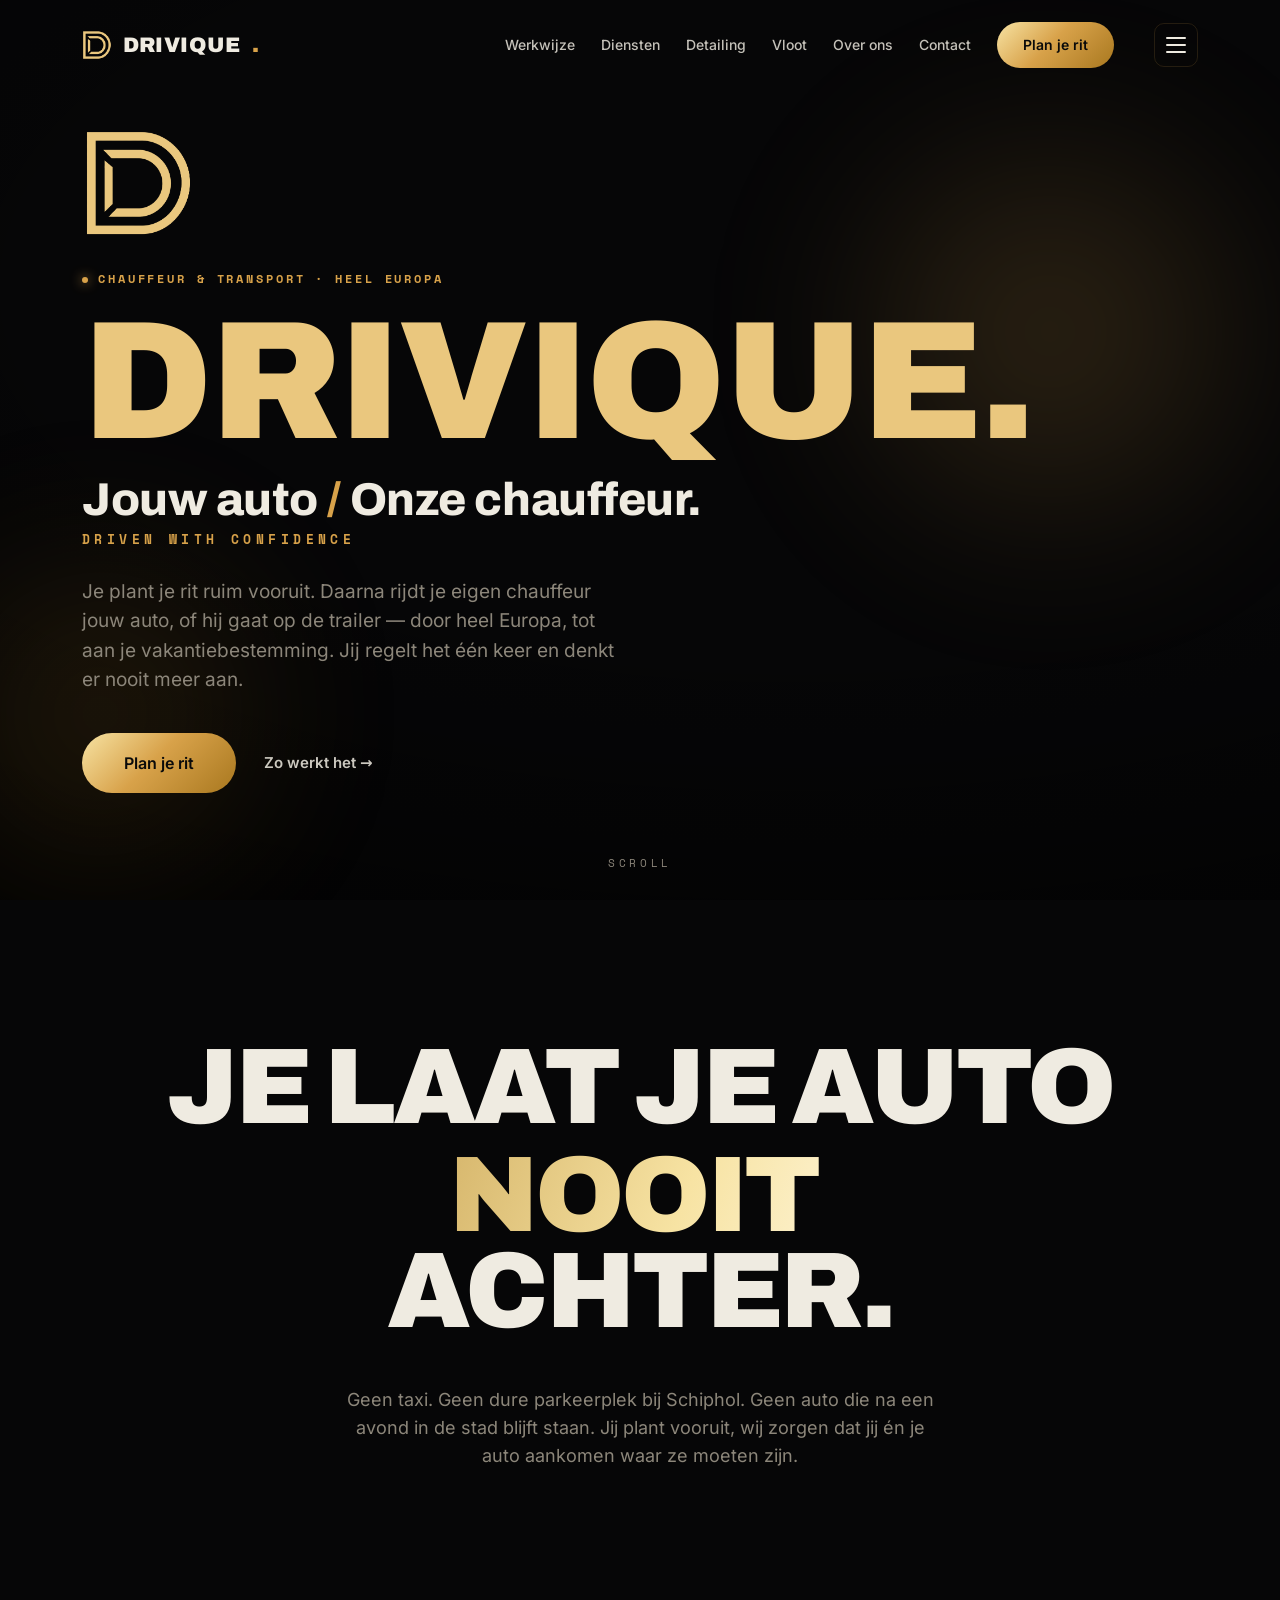
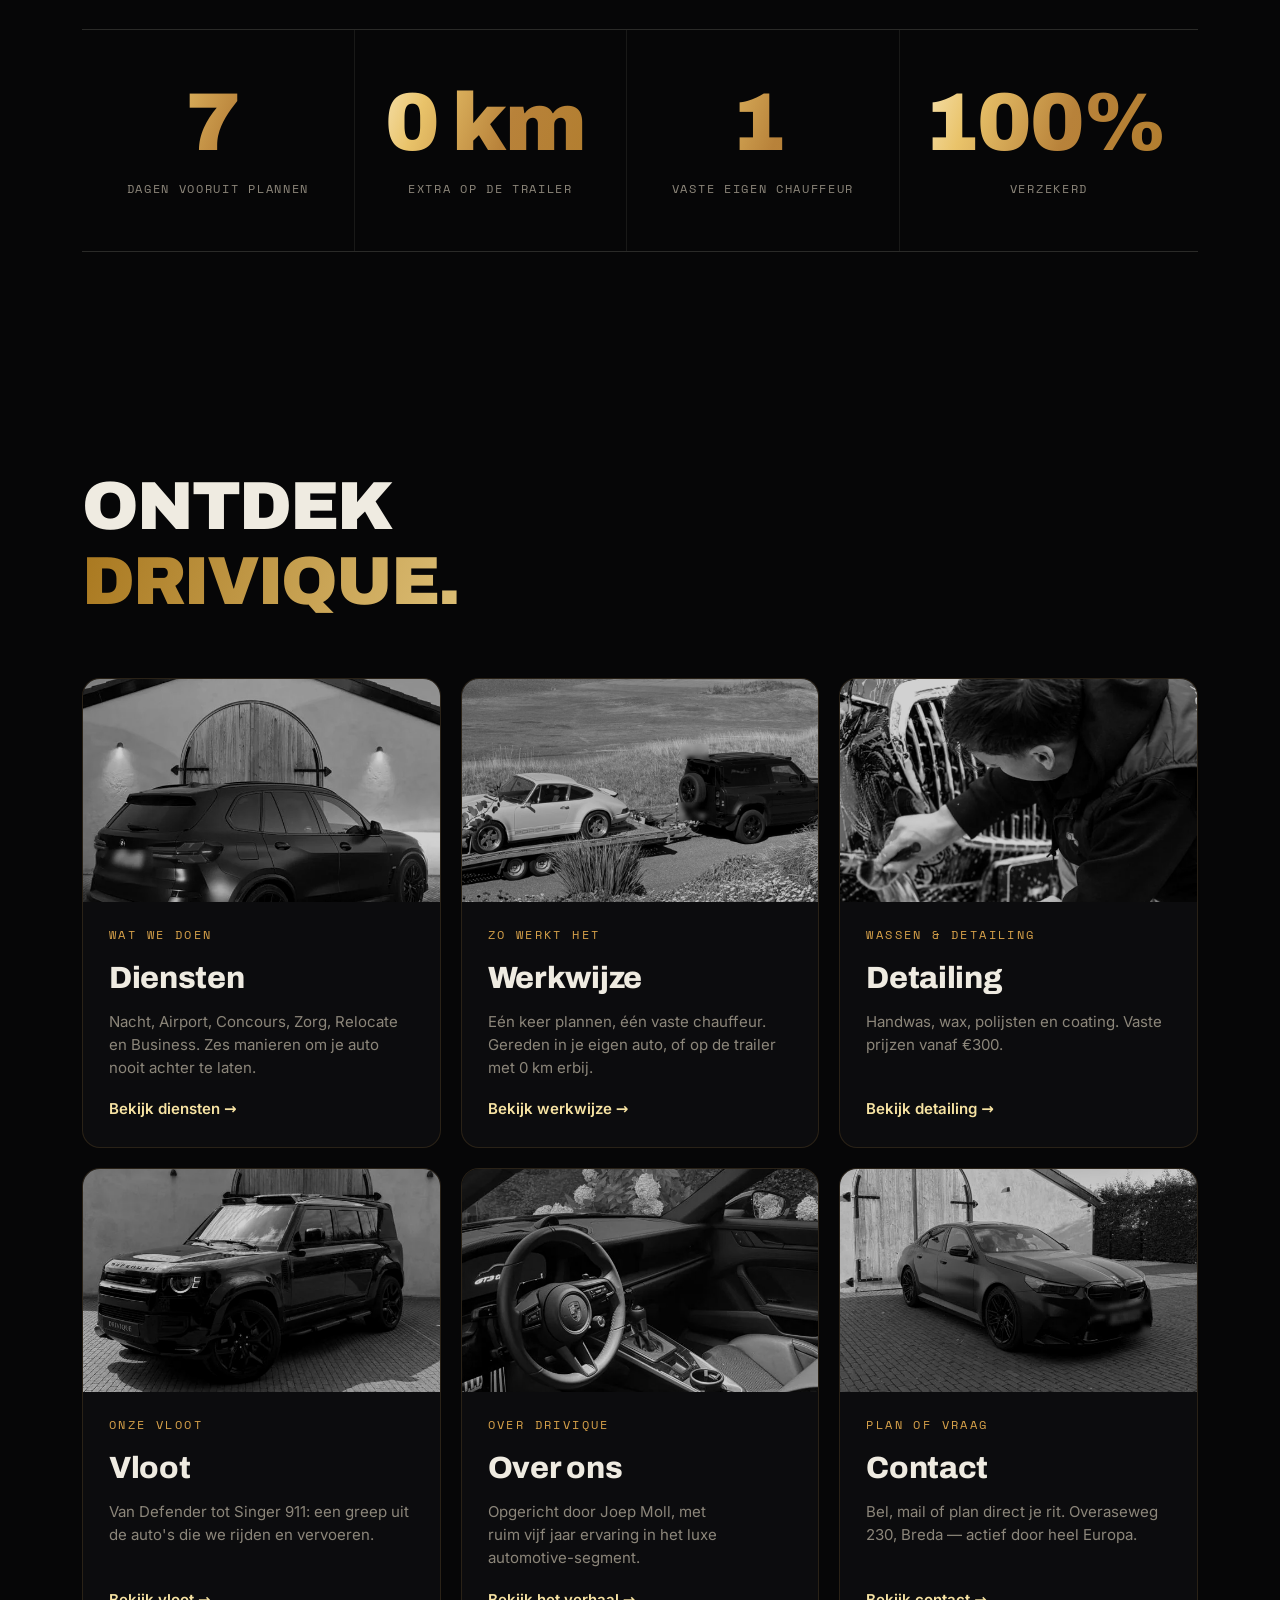
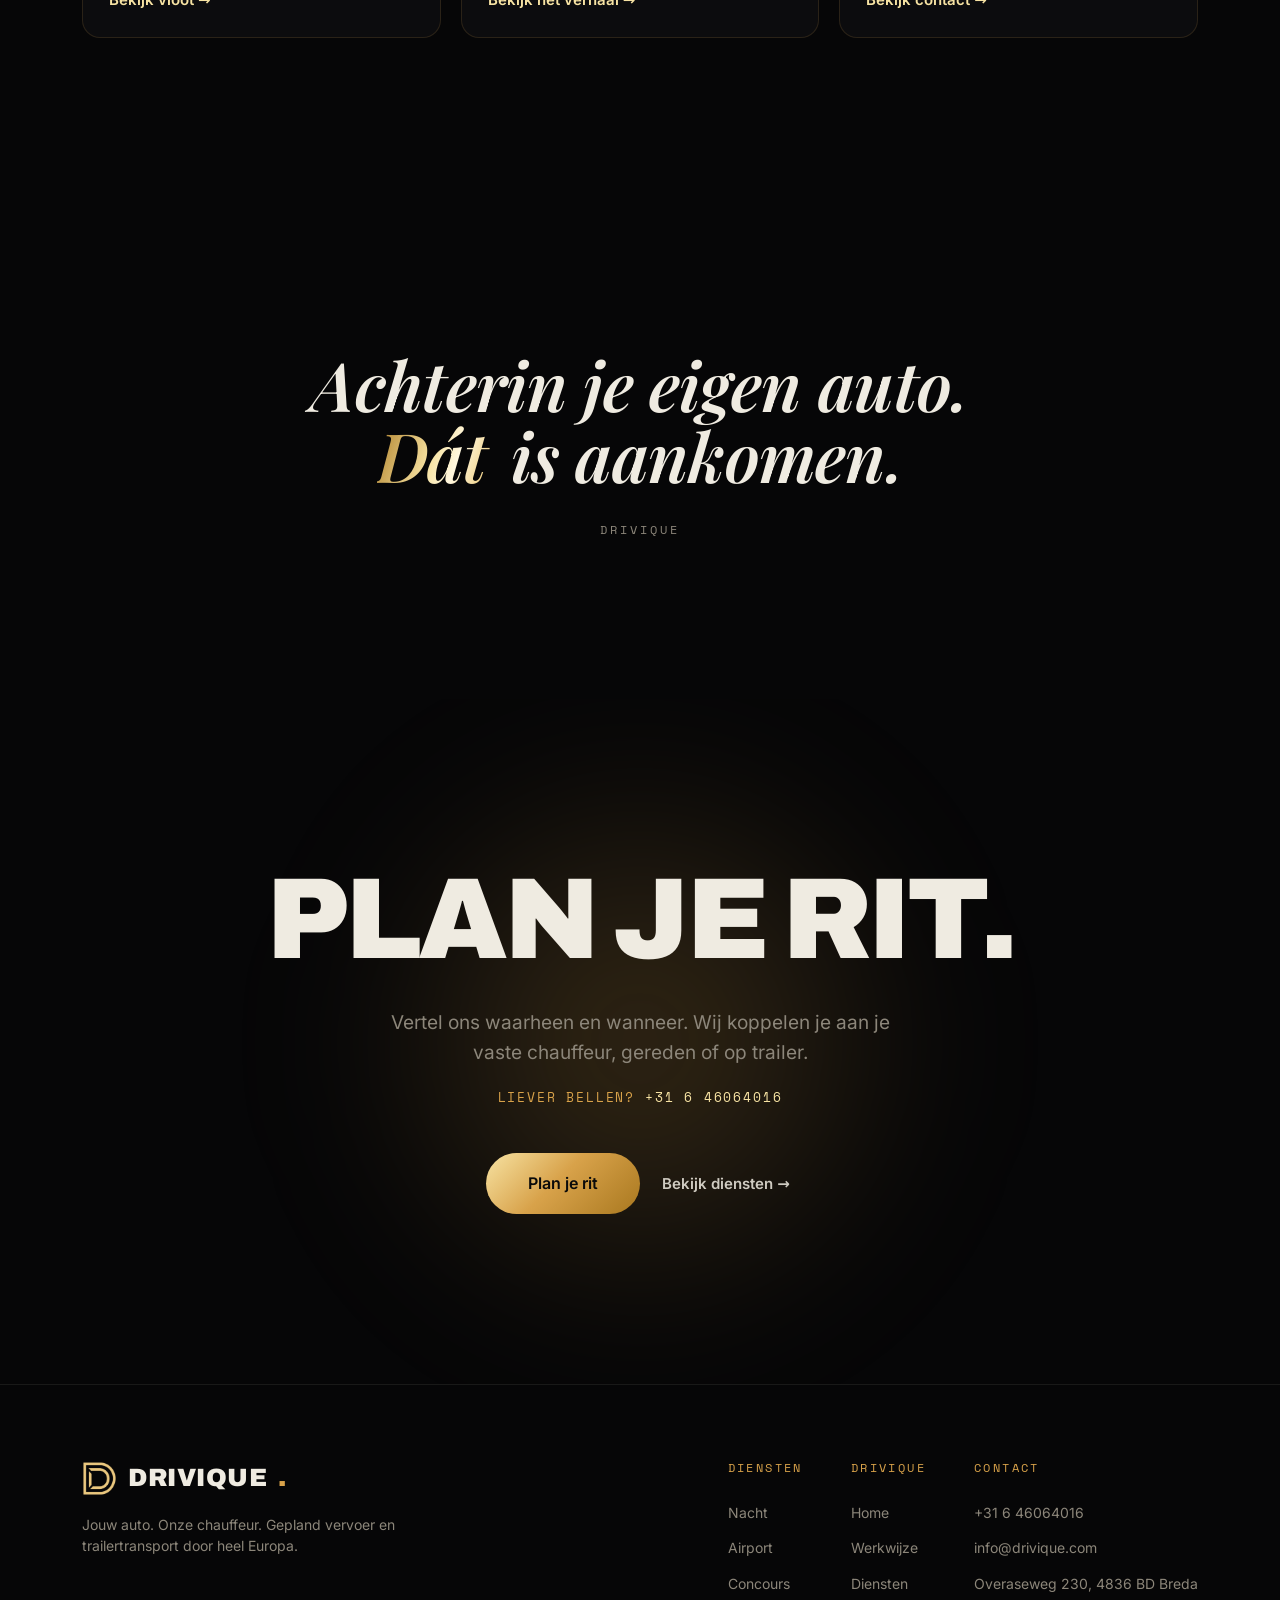
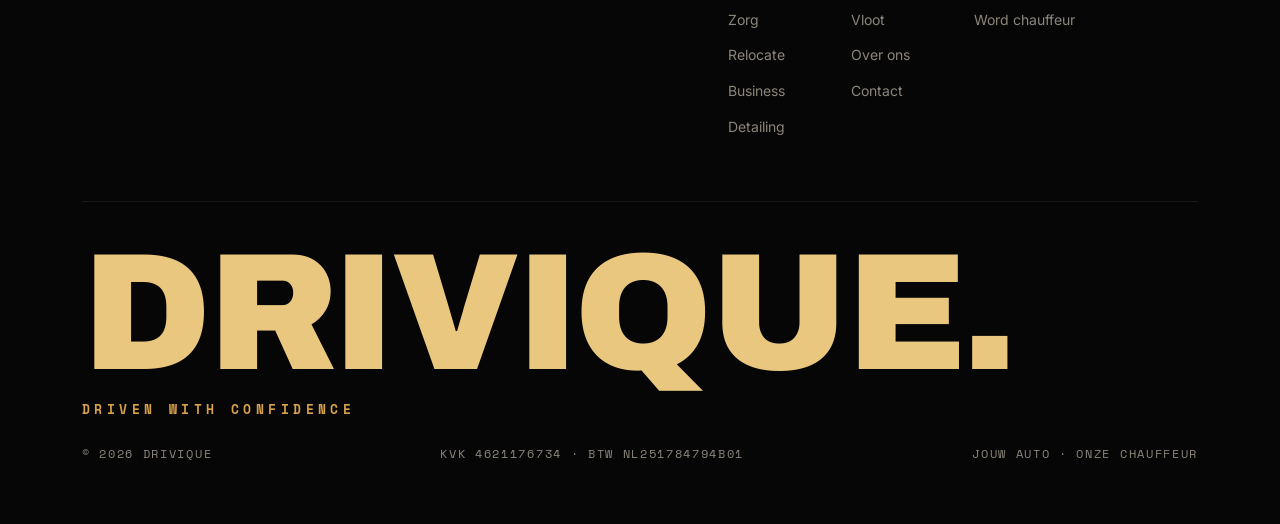
<file: index.html>
<!DOCTYPE html><html lang="nl"><head><meta charset="UTF-8"><meta name="viewport" content="width=device-width, initial-scale=1.0, viewport-fit=cover">
<meta name="color-scheme" content="dark">
<meta name="theme-color" content="#060607">
<link rel="icon" type="image/png" href="/images/logo.png"><link rel="apple-touch-icon" href="/apple-touch-icon.png"><title>Drivique — Chauffeursdienst & autotransport | Breda</title>
<meta name="description" content="Drivique uit Breda: je eigen chauffeur rijdt jouw auto of we vervoeren hem op trailer, door heel Europa. Ook autopoetsen & detailing. Plan je rit vooruit.">
<meta name="keywords" content="chauffeursdienst, chauffeur Breda, autotransport, auto laten vervoeren, trailertransport, autopoetsen, detailing Breda, auto ophalen en wegbrengen, chauffeur Europa, wagenparkbeheer">
<meta name="robots" content="index, follow">
<meta name="author" content="Drivique">
<link rel="canonical" href="https://drivique.com/">
<meta property="og:type" content="website">
<meta property="og:site_name" content="Drivique">
<meta property="og:title" content="Drivique — Chauffeursdienst & autotransport | Breda">
<meta property="og:description" content="Drivique uit Breda: je eigen chauffeur rijdt jouw auto of we vervoeren hem op trailer, door heel Europa. Ook autopoetsen & detailing. Plan je rit vooruit.">
<meta property="og:url" content="https://drivique.com/">
<meta property="og:image" content="https://drivique.com/og.jpg"><meta property="og:image:width" content="1200"><meta property="og:image:height" content="630"><meta property="og:image:alt" content="Drivique — chauffeursdienst en autotransport, Breda">
<meta property="og:locale" content="nl_NL">
<meta name="twitter:card" content="summary_large_image">
<meta name="twitter:title" content="Drivique — Chauffeursdienst & autotransport | Breda">
<meta name="twitter:description" content="Drivique uit Breda: je eigen chauffeur rijdt jouw auto of we vervoeren hem op trailer, door heel Europa. Ook autopoetsen & detailing. Plan je rit vooruit.">
<meta name="twitter:image" content="https://drivique.com/og.jpg"><link rel="preload" href="/fonts/archivo-latin-900-normal.woff2" as="font" type="font/woff2" crossorigin><link rel="preload" href="/fonts/inter-latin-400-normal.woff2" as="font" type="font/woff2" crossorigin><link rel="stylesheet" href="/fonts/fonts.css"><style>
  :root{--black:#060607;--panel:#0C0C0E;--panel2:#131315;--leather:#1A150D;--bone:#EFEBE1;--grey:#8C867A;--gold:#D8A24A;--gold-hi:#F7E3A3;--gold-deep:#A9781F;--line:rgba(216,162,74,.15);--hair:rgba(239,235,225,.08);--display:"Archivo",system-ui,sans-serif;--body:"Inter",system-ui,sans-serif;--serif:"Playfair Display",Georgia,serif;--mono:"Space Mono",ui-monospace,monospace;--grad:linear-gradient(135deg,#F7E3A3,#D8A24A 46%,#A9781F);--ease:cubic-bezier(.16,1,.3,1);color-scheme:dark;}
  *{box-sizing:border-box;margin:0;padding:0}
  html{scroll-behavior:smooth;-webkit-text-size-adjust:100%;text-size-adjust:100%;background:#060607}
  body{background:var(--black);color:var(--bone);font-family:var(--body);line-height:1.55;-webkit-font-smoothing:antialiased;overflow-x:hidden;min-height:100vh;-webkit-tap-highlight-color:transparent}
  .wrap{max-width:1180px;margin:0 auto;padding:0 32px}
  ::selection{background:var(--gold);color:#000}
  /* solid gold for large wordmarks (no clip bug) */
  .goldflat{color:#EAC77E}
  /* shimmer gold only for small accents */
  .gold{background:linear-gradient(110deg,#A9781F 0%,#F7E3A3 22%,#FFF7DE 30%,#E9C36A 44%,#B8823A 60%,#A9781F 100%);background-size:250% 100%;-webkit-background-clip:text;background-clip:text;color:transparent;animation:shimmer 8s linear infinite;padding-right:.12em;-webkit-box-decoration-break:clone;box-decoration-break:clone}
  @keyframes shimmer{0%{background-position:200% 0}100%{background-position:-60% 0}}
  .mline{display:block;overflow:hidden;padding-bottom:.1em;padding-right:.22em;margin-right:-.22em}
  .mline>span{display:block;transition:transform 1.15s var(--ease) var(--d,0s)}
  .js .mline>span{transform:translateY(116%)}
  .mline.in>span{transform:translateY(0)}
  .reveal{transition:opacity 1s var(--ease) var(--d,0s),transform 1s var(--ease) var(--d,0s)}
  .js .reveal{opacity:0;transform:translateY(34px)}
  .reveal.in{opacity:1;transform:none}
  #bar{position:fixed;top:0;left:0;height:2px;width:0;z-index:200;background:var(--grad)}
  nav{position:fixed;top:0;left:0;right:0;z-index:120;padding:22px 0;transition:background .5s var(--ease),padding .5s var(--ease),border-color .5s;border-bottom:1px solid transparent}
  nav.scrolled{background:rgba(6,6,7,.72);-webkit-backdrop-filter:blur(16px);backdrop-filter:blur(16px);padding:14px 0;border-bottom:1px solid var(--hair)}
  .nav-in{display:flex;align-items:center;justify-content:space-between}
  .logo{font-family:var(--display);font-weight:900;font-size:21px;letter-spacing:.02em;text-transform:uppercase}
  .logo .d{color:var(--gold)}
  .nav-links{display:flex;gap:34px;align-items:center}
  .nav-links a:not(.btn){display:none}
  .nav-links a:not(.btn)::after{content:"";position:absolute;left:0;bottom:-5px;width:0;height:1px;background:var(--gold);transition:width .4s var(--ease)}
  .nav-links a:not(.btn):hover::after{width:100%}
  .btn{display:inline-block;font-family:var(--body);font-weight:600;font-size:14px;color:#0A0A0A;background:var(--grad);border:none;border-radius:100px;padding:12px 26px;cursor:pointer;position:relative;overflow:hidden;text-decoration:none;transition:transform .4s var(--ease),box-shadow .4s var(--ease)}
  .btn:hover{transform:translateY(-2px);box-shadow:0 14px 40px rgba(216,162,74,.35)}
  .btn::after{content:"";position:absolute;top:0;left:-120%;width:60%;height:100%;background:linear-gradient(105deg,transparent,rgba(255,255,255,.55),transparent);transform:skewX(-18deg);transition:left .7s var(--ease)}
  .btn:hover::after{left:170%}
  .btn.lg{font-size:16px;padding:18px 42px}
  .hero{position:relative;min-height:100vh;min-height:100svh;display:flex;align-items:center;overflow:hidden}
  .glow{position:absolute;border-radius:50%;filter:blur(80px);opacity:.45;will-change:transform}
  .glow.a{width:540px;height:540px;background:radial-gradient(circle,rgba(216,162,74,.5),transparent 70%);top:-90px;right:-40px}
  .glow.b{width:440px;height:440px;background:radial-gradient(circle,rgba(169,120,31,.5),transparent 70%);bottom:-140px;left:-120px}
  .sweep{position:absolute;top:0;bottom:0;left:-60%;width:48%;background:linear-gradient(105deg,transparent,rgba(247,227,163,.2) 45%,transparent);filter:blur(12px);animation:sweep 2.8s var(--ease) .3s both;pointer-events:none}
  @keyframes sweep{0%{left:-60%;opacity:0}20%{opacity:1}100%{left:135%;opacity:0}}
  .hero::before{content:"";position:absolute;inset:0;background:radial-gradient(130% 90% at 62% 32%,transparent 42%,rgba(0,0,0,.72));pointer-events:none}
  .hero-in{position:relative;z-index:3}
  .eyebrow{display:inline-flex;align-items:center;gap:10px;font-family:var(--mono);font-size:11px;font-weight:700;letter-spacing:.24em;text-transform:uppercase;color:var(--gold)}
  .js .eyebrow{opacity:0;transform:translateY(14px);animation:fade .9s var(--ease) .3s forwards}
  .eyebrow::before{content:"";width:6px;height:6px;border-radius:50%;background:var(--gold);box-shadow:0 0 12px var(--gold)}
  @keyframes fade{to{opacity:1;transform:none}}
  .hero h1{font-family:var(--display);font-weight:900;font-size:clamp(52px,11vw,168px);line-height:.84;letter-spacing:-.015em;text-transform:uppercase;margin:22px 0 8px;overflow:visible;white-space:nowrap}
  .hero .tag{font-family:var(--display);font-weight:800;font-size:clamp(22px,4.4vw,46px);letter-spacing:-.01em;line-height:1.02}
  .hero .tag .sep{color:var(--gold);font-weight:400;margin:0 .2em}
  .hero p.lead{max-width:540px;margin-top:28px;color:var(--grey);font-size:clamp(15px,1.7vw,18px)}
  .hero .cta{margin-top:38px;display:flex;gap:24px;flex-wrap:wrap;align-items:center}
  .ghost{color:var(--bone);text-decoration:none;font-weight:600;font-size:15px;display:inline-flex;align-items:center;gap:8px;opacity:.85;transition:gap .3s var(--ease),color .3s}
  .ghost:hover{color:var(--gold-hi);gap:12px}
  .scrollcue{position:absolute;bottom:28px;left:50%;transform:translateX(-50%);z-index:3;font-family:var(--mono);font-size:10px;letter-spacing:.32em;text-transform:uppercase;color:var(--grey);animation:blink 2.8s ease-in-out infinite}
  @keyframes blink{0%,100%{opacity:.3}50%{opacity:.85}}
  .sec{padding:150px 0}
  .kick{font-family:var(--mono);font-size:11px;letter-spacing:.24em;text-transform:uppercase;color:var(--grey);margin-bottom:26px;display:inline-block}
  .kick em{font-style:normal;color:var(--gold);margin-right:14px}
  h2.big{font-family:var(--display);font-weight:900;font-size:clamp(34px,5.6vw,68px);line-height:1;letter-spacing:-.03em;text-transform:uppercase}
  .stmt{padding:140px 0;text-align:center}
  .stmt h2{font-family:var(--display);font-weight:900;font-size:clamp(40px,8.4vw,116px);line-height:.9;letter-spacing:-.035em;text-transform:uppercase}
  .stmt p{max-width:54ch;margin:34px auto 0;color:var(--grey);font-size:18px}
  .stats{display:grid;grid-template-columns:repeat(4,1fr);gap:1px;background:var(--hair);border-top:1px solid var(--hair);border-bottom:1px solid var(--hair)}
  .stat{background:var(--black);padding:52px 24px;text-align:center}
  .stat .n{font-family:var(--display);font-weight:900;font-size:clamp(44px,7vw,82px);line-height:1;letter-spacing:-.02em}
  .stat .l{font-family:var(--mono);font-size:11px;letter-spacing:.14em;text-transform:uppercase;color:var(--grey);margin-top:16px}
  .steps{display:grid;grid-template-columns:repeat(3,1fr);gap:24px;margin-top:64px}
  .step{border:1px solid var(--line);border-radius:16px;padding:40px;background:linear-gradient(180deg,var(--panel),var(--black))}
  .step .no{font-family:var(--mono);font-size:12px;color:var(--gold);letter-spacing:.2em}
  .step h3{font-family:var(--display);font-weight:800;font-size:25px;letter-spacing:-.01em;margin:20px 0 12px}
  .step p{color:var(--grey);font-size:15.5px}
  .pin-outer{height:260vh;position:relative}
  .pin-inner{position:sticky;top:0;height:100vh;display:flex;align-items:center;overflow:hidden;background:var(--black)}
  .pin-bg{position:absolute;inset:0;background:radial-gradient(85% 65% at 50% 42%,rgba(216,162,74,.09),transparent 60%)}
  .frame{position:absolute;inset:0;display:flex;align-items:center;opacity:0;transition:opacity .8s var(--ease),transform .8s var(--ease);transform:translateY(28px);pointer-events:none}
  .frame.active{opacity:1;transform:none}
  .frame .wrap{width:100%}
  .frame .idx{font-family:var(--mono);font-size:12px;letter-spacing:.22em;color:var(--gold);text-transform:uppercase}
  .frame h3{font-family:var(--display);font-weight:900;font-size:clamp(46px,10vw,128px);line-height:.88;letter-spacing:-.035em;text-transform:uppercase;margin:20px 0 22px}
  .frame p{max-width:52ch;color:var(--grey);font-size:clamp(16px,1.9vw,20px)}
  .frame .zero{font-family:var(--display);font-weight:900;font-size:clamp(60px,17vw,250px);line-height:.8;position:absolute;right:5%;top:50%;transform:translateY(-50%);opacity:.12}
  .pin-nav{position:absolute;bottom:46px;left:50%;transform:translateX(-50%);display:flex;gap:10px}
  .dot{width:36px;height:3px;border-radius:3px;background:rgba(239,235,225,.18);transition:background .5s var(--ease)}
  .dot.on{background:var(--grad)}
  .quote{padding:160px 0;text-align:center}
  .quote blockquote{font-family:var(--serif);font-style:italic;font-weight:600;font-size:clamp(30px,5.6vw,68px);line-height:1.05;letter-spacing:-.01em;max-width:17ch;margin:0 auto}
  .quote cite{display:block;margin-top:30px;font-family:var(--mono);font-size:11px;letter-spacing:.24em;text-transform:uppercase;color:var(--grey);font-style:normal}
  .svc-head{display:flex;justify-content:space-between;align-items:flex-end;flex-wrap:wrap;gap:24px;margin-bottom:56px}
  .svc-grid{display:grid;grid-template-columns:repeat(3,1fr);gap:20px}
  .card{border:1px solid var(--line);border-radius:18px;padding:38px;background:var(--panel);position:relative;overflow:hidden;transition:transform .5s var(--ease),border-color .5s var(--ease)}
  .card:hover{transform:translateY(-6px);border-color:var(--gold)}
  .card::after{content:"";position:absolute;inset:0;background:linear-gradient(135deg,rgba(216,162,74,.1),transparent 48%);opacity:0;transition:opacity .5s var(--ease)}
  .card:hover::after{opacity:1}
  .card.flag{grid-column:span 2;background:linear-gradient(120deg,var(--leather),var(--panel))}
  .card .t{font-family:var(--mono);font-size:11px;letter-spacing:.2em;text-transform:uppercase;color:var(--gold);position:relative;z-index:2}
  .card h3{font-family:var(--display);font-weight:800;font-size:29px;letter-spacing:-.01em;margin:18px 0 12px;position:relative;z-index:2}
  .card p{color:var(--grey);font-size:15.5px;max-width:46ch;position:relative;z-index:2}
  .card-link{position:relative;z-index:2;display:inline-block;margin-top:16px;font-family:var(--mono);font-size:11px;letter-spacing:.14em;text-transform:uppercase;color:var(--gold);text-decoration:none}
  .card-link:hover{color:var(--gold-hi)}
  .trust{display:flex;flex-wrap:wrap;gap:12px;justify-content:center;margin-top:56px}
  .badge{font-family:var(--mono);font-size:12.5px;letter-spacing:.04em;border:1px solid var(--line);border-radius:100px;padding:11px 20px;color:var(--bone)}
  .badge b{color:var(--gold);font-weight:700;margin-right:6px}
  /* fleet: highlight + uniform strip, tap to reveal colour */
  .fleet{padding:150px 0 60px}
  .fleet .head{display:flex;align-items:baseline;justify-content:space-between;flex-wrap:wrap;gap:10px;margin-bottom:36px}
  .fleet .head p{color:var(--grey);font-size:14px;max-width:44ch}
  .hl{position:relative;border-radius:18px;overflow:hidden;border:1px solid var(--line);margin-bottom:14px;aspect-ratio:1500/640;cursor:pointer}
  .hl img{position:absolute;inset:0;width:100%;height:100%;object-fit:cover;display:block}
  .hl img.c{filter:contrast(1.03)}
  .hl img.bw{filter:grayscale(1) contrast(1.03) brightness(.9);opacity:1;transition:opacity .7s var(--ease)}
  .hl.lit img.bw{opacity:0}
  .hl::after{content:"";position:absolute;inset:0;background:linear-gradient(90deg,rgba(6,6,7,.7),transparent 55%);pointer-events:none}
  .hl .cap{position:absolute;left:32px;bottom:28px;z-index:3}
  .hl .cap .k{font-family:var(--mono);font-size:11px;letter-spacing:.2em;text-transform:uppercase;color:var(--gold-hi)}
  .hl .cap h3{font-family:var(--display);font-weight:900;font-size:clamp(26px,4vw,44px);letter-spacing:-.02em;text-transform:uppercase;margin-top:8px}
  .tapc{position:absolute;right:16px;top:14px;z-index:3;font-family:var(--mono);font-size:10px;letter-spacing:.14em;text-transform:uppercase;color:var(--bone);opacity:.72;display:inline-flex;align-items:center;gap:7px;pointer-events:none}
  .tapc::before{content:"";width:7px;height:7px;border-radius:50%;border:1px solid var(--gold);background:transparent;transition:background .4s}
  .lit .tapc::before{background:var(--gold)}
  .strip{display:grid;grid-template-columns:repeat(6,1fr);gap:14px}
  .shot{position:relative;border-radius:12px;overflow:hidden;aspect-ratio:4/3;border:1px solid var(--hair);cursor:pointer}
  .shot img{position:absolute;inset:0;width:100%;height:100%;object-fit:cover;display:block}
  .shot img.c{filter:contrast(1.03)}
  .shot img.bw{filter:grayscale(1) contrast(1.02) brightness(.9);opacity:.85;transition:opacity .6s var(--ease)}
  .shot:hover img.bw{opacity:.72}
  .shot.lit img.bw{opacity:0}
  .shot span:not(.tapc){position:absolute;left:12px;bottom:9px;z-index:3;font-family:var(--mono);font-size:9px;letter-spacing:.12em;text-transform:uppercase;color:var(--bone);opacity:.85}
  .shot::after{content:"";position:absolute;inset:0;z-index:1;background:linear-gradient(180deg,transparent 55%,rgba(6,6,7,.6));pointer-events:none}
  .shot .tapc{right:10px;top:9px}
  .shot .tapc::before{width:8px;height:8px}

  .about{padding:150px 0}
  .about .grid{display:grid;grid-template-columns:0.9fr 1.1fr;gap:64px;align-items:start}
  .about .lead-h{font-family:var(--display);font-weight:900;font-size:clamp(30px,4.4vw,56px);line-height:1;letter-spacing:-.03em;text-transform:uppercase}
  .about .lead-h .gsmall{display:block;font-family:var(--mono);font-size:12px;letter-spacing:.24em;color:var(--gold);text-transform:uppercase;margin-bottom:20px;font-weight:700}
  .about .sig{margin-top:34px;font-family:var(--serif);font-style:italic;font-size:26px;color:var(--gold-hi)}
  .about .sig small{display:block;font-family:var(--mono);font-style:normal;font-size:11px;letter-spacing:.14em;text-transform:uppercase;color:var(--grey);margin-top:8px}
  .about .body p{color:#cfc9bd;font-size:16px;line-height:1.8;margin-bottom:18px}
  
  
  @media(max-width:900px){.about .grid{grid-template-columns:1fr;gap:32px}}
  .final{text-align:center;padding:170px 0;position:relative;overflow:hidden}
  .final .glow2{position:absolute;width:680px;height:680px;border-radius:50%;background:radial-gradient(circle,rgba(216,162,74,.24),transparent 65%);top:50%;left:50%;transform:translate(-50%,-50%);filter:blur(70px)}
  .final h2{position:relative;font-family:var(--display);font-weight:900;font-size:clamp(42px,9vw,124px);line-height:.88;letter-spacing:-.035em;text-transform:uppercase}
  .final p{position:relative;color:var(--grey);font-size:19px;margin:26px auto 10px;max-width:46ch}
  .final .call{position:relative;font-family:var(--mono);font-size:13px;letter-spacing:.14em;text-transform:uppercase;color:var(--gold);margin-bottom:36px}
  .final .cta-row{position:relative;display:flex;gap:18px;justify-content:center;flex-wrap:wrap}
  footer{border-top:1px solid var(--hair);padding:74px 0 60px}
  .foot-top{display:flex;justify-content:space-between;flex-wrap:wrap;gap:34px;margin-bottom:56px}
  .foot-links{display:flex;gap:48px;flex-wrap:wrap}
  .foot-col h4{font-family:var(--mono);font-size:11px;letter-spacing:.2em;text-transform:uppercase;color:var(--gold);margin-bottom:18px}
  .foot-col a{display:block;color:var(--grey);text-decoration:none;font-size:14px;margin-bottom:11px}
  .foot-col a:hover{color:var(--bone)}
  .foot-word{font-family:var(--display);font-weight:900;font-size:clamp(52px,13vw,168px);text-transform:uppercase;letter-spacing:-.02em;line-height:.82;border-top:1px solid var(--hair);padding-top:44px;overflow:visible;white-space:nowrap}
  .foot-meta{display:flex;justify-content:space-between;flex-wrap:wrap;gap:14px;margin-top:26px;font-family:var(--mono);font-size:11px;letter-spacing:.14em;text-transform:uppercase;color:var(--grey)}
  @media(max-width:900px){
    .glow{opacity:.28;filter:blur(70px)}
    .nav-links a:not(.btn){display:none}
    .stats{grid-template-columns:repeat(2,1fr)}
    .steps,.svc-grid{grid-template-columns:1fr}
    .card.flag{grid-column:auto}
    .strip{grid-template-columns:repeat(2,1fr)}
    .hl .cap{left:20px;bottom:18px}
    .sec{padding:96px 0}.frame .zero{display:none}
  }
  @media(prefers-reduced-motion:reduce){.eyebrow{animation:none!important;opacity:1!important;transform:none!important}.glow{display:none}}

  .modal{position:fixed;inset:0;z-index:300;display:none;align-items:center;justify-content:center;padding:22px}
  .modal.open{display:flex}
  .modal .ov{position:absolute;inset:0;background:rgba(4,4,6,.74);-webkit-backdrop-filter:blur(6px);backdrop-filter:blur(6px)}
  .modal .panel{position:relative;z-index:2;width:100%;max-width:560px;max-height:92vh;overflow:auto;background:linear-gradient(180deg,#101013,#08080a);border:1px solid var(--line);border-radius:20px;padding:40px 38px;box-shadow:0 40px 120px rgba(0,0,0,.6)}
  .modal .x{position:absolute;top:14px;right:18px;z-index:3;background:none;border:none;color:var(--grey);font-size:26px;line-height:1;cursor:pointer}
  .modal .x:hover{color:var(--gold)}
  .modal .k{font-family:var(--mono);font-size:11px;letter-spacing:.22em;text-transform:uppercase;color:var(--gold);display:block;margin-bottom:12px}
  .modal h3{font-family:var(--display);font-weight:900;font-size:32px;letter-spacing:-.02em;text-transform:uppercase;line-height:.95}
  .modal .sub{color:var(--grey);font-size:14px;margin-top:10px;margin-bottom:22px}
  .modal label{display:block;font-family:var(--mono);font-size:10px;letter-spacing:.16em;text-transform:uppercase;color:var(--gold);margin:16px 0 7px}
  .modal input,.modal select{width:100%;background:#08080a;border:1px solid var(--line);border-radius:10px;color:var(--bone);font-family:var(--body);font-size:15px;padding:13px 14px;outline:none;transition:border-color .3s}
  .modal input::placeholder{color:#5c584f}
  .modal input:focus,.modal select:focus{border-color:var(--gold)}
  .modal input[type=date],.modal input[type=time]{color-scheme:dark}
  .modal select{appearance:none;-webkit-appearance:none;background-image:linear-gradient(45deg,transparent 50%,var(--gold) 50%),linear-gradient(135deg,var(--gold) 50%,transparent 50%);background-position:calc(100% - 20px) 20px,calc(100% - 14px) 20px;background-size:6px 6px,6px 6px;background-repeat:no-repeat}
  .modal .row2{display:grid;grid-template-columns:1fr 1fr;gap:14px}
  .modal .send{margin-top:28px;width:100%;text-align:center;border:none;font-size:16px;padding:17px}
  .modal .note{margin-top:14px;text-align:center;font-family:var(--mono);font-size:10.5px;letter-spacing:.12em;text-transform:uppercase;color:var(--grey)}
  .modal .note b{color:var(--gold-hi)}
  @media(max-width:560px){.modal .row2{grid-template-columns:1fr}.modal .panel{padding:32px 24px}}

  .adm{position:fixed;inset:0;z-index:500;display:none;align-items:center;justify-content:center;padding:22px;background:radial-gradient(120% 90% at 50% 20%,rgba(216,162,74,.08),transparent 60%),rgba(3,3,4,.96)}
  .adm.open{display:flex}
  .adm-scan{position:absolute;inset:0;pointer-events:none;background:repeating-linear-gradient(180deg,rgba(216,162,74,.04) 0,rgba(216,162,74,.04) 1px,transparent 1px,transparent 4px);opacity:.5}
  .adm-scan::after{content:"";position:absolute;left:0;right:0;height:120px;background:linear-gradient(180deg,transparent,rgba(216,162,74,.12),transparent);animation:admscan 5s linear infinite}
  @keyframes admscan{0%{top:-120px}100%{top:100%}}
  .adm-box{position:relative;z-index:2;width:100%;max-width:420px;background:linear-gradient(180deg,#0f0f11,#08080a);border:1px solid var(--line);border-radius:18px;padding:38px}
  .adm-dash{max-width:860px;max-height:90vh;overflow:auto}
  .adm-x{position:absolute;top:12px;right:16px;background:none;border:none;color:var(--grey);font-size:24px;cursor:pointer}
  .adm-x:hover{color:var(--gold)}
  .adm-k{font-family:var(--mono);font-size:11px;letter-spacing:.24em;text-transform:uppercase;color:var(--gold);margin-bottom:10px}
  .adm h3{font-family:var(--display);font-weight:900;font-size:26px;text-transform:uppercase;letter-spacing:-.01em}
  .adm h3 span{color:var(--gold)}
  .adm-sub{color:var(--grey);font-size:13px;margin:8px 0 18px}
  .adm input,.adm select{width:100%;background:#08080a;border:1px solid var(--line);border-radius:10px;color:var(--bone);font-family:var(--mono);font-size:14px;padding:12px 14px;outline:none}
  .adm input:focus,.adm select:focus{border-color:var(--gold)}
  .adm-err{color:#e0663f;font-family:var(--mono);font-size:12px;margin-top:12px;min-height:16px;letter-spacing:.05em}
  .adm-granted{font-family:var(--mono);letter-spacing:.3em;color:var(--gold-hi);text-align:center;padding:20px 0;font-size:14px;text-transform:uppercase}
  .adm-head{display:flex;justify-content:space-between;align-items:flex-end;gap:16px;flex-wrap:wrap;margin-bottom:22px}
  .adm-tools{display:flex;gap:8px;flex-wrap:wrap}
  .adm-tools select,.adm-tools button{width:auto;font-family:var(--mono);font-size:11px;letter-spacing:.08em;text-transform:uppercase;padding:9px 13px;background:#0c0c0e;border:1px solid var(--line);border-radius:8px;color:var(--bone);cursor:pointer}
  .adm-tools button:hover{border-color:var(--gold);color:var(--gold-hi)}
  .adm-list{display:flex;flex-direction:column;gap:10px}
  .adm-empty{color:var(--grey);font-family:var(--mono);font-size:13px;padding:30px 0;text-align:center}
  .rq{border:1px solid var(--line);border-radius:12px;padding:16px 18px;background:#0b0b0d}
  .rq.done{opacity:.5}
  .rq .rq-top{display:flex;justify-content:space-between;align-items:center;gap:10px;margin-bottom:10px}
  .rq .rq-d{font-family:var(--mono);font-size:11px;letter-spacing:.12em;text-transform:uppercase;color:var(--gold)}
  .rq .rq-ts{font-family:var(--mono);font-size:10px;color:var(--grey)}
  .rq .rq-grid{display:grid;grid-template-columns:repeat(2,1fr);gap:6px 20px;font-size:13.5px;color:#cfc9bd}
  .rq .rq-grid b{color:var(--grey);font-weight:400;font-family:var(--mono);font-size:10px;letter-spacing:.1em;text-transform:uppercase;display:block;margin-bottom:1px}
  .rq a{color:var(--gold-hi);text-decoration:none}
  .rq .rq-act{display:flex;gap:8px;margin-top:12px}
  .rq .rq-act button{font-family:var(--mono);font-size:10px;letter-spacing:.08em;text-transform:uppercase;padding:6px 10px;background:transparent;border:1px solid var(--line);border-radius:7px;color:var(--grey);cursor:pointer}
  .rq .rq-act button:hover{border-color:var(--gold);color:var(--gold-hi)}
  .adm-note{margin-top:20px;font-family:var(--mono);font-size:10px;letter-spacing:.06em;color:var(--grey);line-height:1.7;border-top:1px solid var(--hair);padding-top:16px}

  .price-intro{color:var(--grey);font-size:17px;max-width:54ch;margin-top:12px}
  .pricelist{margin-top:52px;border-top:1px solid var(--hair)}
  .prow{display:flex;justify-content:space-between;align-items:baseline;gap:28px;padding:26px 2px;border-bottom:1px solid var(--hair)}
  .pname{font-family:var(--display);font-weight:800;font-size:clamp(20px,2.4vw,24px);letter-spacing:-.01em}
  .pname .pdesc{display:block;font-family:var(--body);font-weight:400;font-size:14.5px;color:var(--grey);letter-spacing:0;line-height:1.6;margin-top:9px;max-width:58ch}
  .pprice{font-family:var(--mono);font-weight:700;font-size:17px;color:var(--gold-hi);white-space:nowrap;letter-spacing:.02em}
  .strip3{display:grid;grid-template-columns:repeat(2,1fr);gap:14px;margin:44px 0 0;max-width:840px}
  .strip3 .shot{aspect-ratio:4/5}
  @media(max-width:900px){.strip3{grid-template-columns:1fr;max-width:420px}}
  .pnote{margin-top:28px;font-family:var(--mono);font-size:11px;letter-spacing:.06em;color:var(--grey);line-height:1.8}
  .pnote b{color:var(--gold)}

  .sr-only{position:absolute;width:1px;height:1px;padding:0;margin:-1px;overflow:hidden;clip:rect(0,0,0,0);white-space:nowrap;border:0}
  .logo{display:flex;align-items:center;gap:11px}
  .brandmark{height:1.4em;width:auto;display:block}
  .hero-mark{height:clamp(58px,9vw,112px);width:auto;display:block;margin-bottom:26px}
  .js .hero-mark{opacity:0;transform:translateY(14px) scale(.96);animation:markin 1s var(--ease) .15s forwards}
  @keyframes markin{to{opacity:1;transform:none}}
  .slogan{font-family:var(--mono);font-weight:700;font-size:clamp(10px,1.35vw,12.5px);letter-spacing:.34em;text-transform:uppercase;color:var(--gold)}

  .burger{display:flex;flex-direction:column;justify-content:center;gap:5px;width:44px;height:44px;background:none;border:1px solid var(--line);border-radius:10px;cursor:pointer;padding:0 11px;transition:border-color .3s;margin-left:14px}
  .burger:hover{border-color:var(--gold)}
  .burger span{display:block;height:2px;width:100%;background:var(--bone);border-radius:2px;transition:transform .4s var(--ease),opacity .3s}
  .burger.open span:nth-child(1){transform:translateY(7px) rotate(45deg)}
  .burger.open span:nth-child(2){opacity:0}
  .burger.open span:nth-child(3){transform:translateY(-7px) rotate(-45deg)}
  .menu{position:fixed;inset:0;z-index:150;background:rgba(6,6,7,.98);-webkit-backdrop-filter:blur(10px);backdrop-filter:blur(10px);opacity:0;visibility:hidden;transition:opacity .45s var(--ease),visibility .45s;display:flex;flex-direction:column;justify-content:center;padding:96px 32px 40px}
  .menu.open{opacity:1;visibility:visible}
  .menu-inner{max-width:1000px;margin:0 auto;width:100%;display:grid;grid-template-columns:1fr 1fr;gap:40px}
  .menu-col .menu-h{font-family:var(--mono);font-size:11px;letter-spacing:.24em;text-transform:uppercase;color:var(--gold);display:block;margin-bottom:18px;padding-bottom:12px;border-bottom:1px solid var(--hair)}
  .menu-col a{display:block;font-family:var(--display);font-weight:800;font-size:clamp(22px,3.4vw,34px);letter-spacing:-.02em;text-transform:uppercase;color:var(--bone);text-decoration:none;padding:7px 0;transition:color .25s,transform .35s var(--ease);transform:translateY(12px);opacity:0}
  .menu.open .menu-col a{transform:none;opacity:1}
  .menu-col a:hover{color:var(--gold)}
  .menu-foot{max-width:1000px;margin:44px auto 0;width:100%;display:flex;align-items:center;gap:22px;flex-wrap:wrap;border-top:1px solid var(--hair);padding-top:26px}
  .menu-foot a:not(.btn){font-family:var(--mono);font-size:12px;letter-spacing:.1em;color:var(--grey);text-decoration:none}
  .menu-foot a:not(.btn):hover{color:var(--gold-hi)}
  .menu-foot .btn{margin-left:auto}
  @media(max-width:640px){.menu-inner{grid-template-columns:1fr;gap:30px}.menu-foot .btn{margin-left:0;width:100%;text-align:center}}

/* ================= v4: responsive, mobile & large-screen polish ================= */
:root{--gutter:32px}
@media(max-width:600px){:root{--gutter:20px}}
.wrap{padding-left:max(var(--gutter),env(safe-area-inset-left))!important;padding-right:max(var(--gutter),env(safe-area-inset-right))!important}
h1,h2,h3,blockquote{text-wrap:balance}
p,li{text-wrap:pretty}
.btn{white-space:nowrap}
a.logo{text-decoration:none;color:var(--bone);min-height:44px}
.tapc{font-size:11px}
.statwrap{padding-top:20px;padding-bottom:70px}

/* nav */
.nav-links{gap:26px}
@media(min-width:1100px){
 .nav-links a:not(.btn){display:inline-block;color:var(--bone);text-decoration:none;font-size:14px;font-weight:500;opacity:.82;position:relative;padding:12px 0;transition:opacity .3s}
 .nav-links a:not(.btn):hover{opacity:1}
 .nav-links a:not(.btn)::after{bottom:6px}
}
@media(max-width:600px){
 nav{padding:14px 0}
 .logo{font-size:17px;gap:8px}
 .nav-links{gap:8px}
 .nav-links .btn{padding:11px 16px;font-size:13px}
 .burger{margin-left:4px}
}
@media(max-width:359px){.nav-links .btn{display:none}}

/* hero */
.hero-in{width:100%;padding-top:110px;padding-bottom:90px}
/* 'DRIVIQUE.' is 5.66em wide in Archivo 900: 15vw keeps it inside the gutters on every phone */
.hero h1{font-size:clamp(44px,15vw,168px);font-size:clamp(44px,min(15vw,26vh),168px)}
.hero p.lead{font-size:clamp(16px,1.7vw,19px)}
@media(max-height:640px){.scrollcue{display:none}}
@media(max-width:600px){.eyebrow{letter-spacing:.16em}.hero .cta{gap:14px}}

/* readable minimums for the mono labels */
.eyebrow,.kick,.stat .l,.card .t,.card-link,.quote cite,.pnote,.foot-col h4,.foot-meta,.hl .cap .k,.about .sig small,.menu-col .menu-h,.modal .k,.modal .note{font-size:12px}
.slogan{font-size:clamp(11px,1.35vw,13px)}
.scrollcue{font-size:11px}
.modal label{font-size:11px}
.shot span:not(.tapc){font-size:11px;left:12px;bottom:10px}

/* tap targets */
.card-link{display:inline-flex;align-items:center;min-height:44px;margin-top:6px}
.ghost{min-height:44px;padding:0 4px}
.foot-col a{padding:6px 0;margin-bottom:2px}
.final .call a{display:inline-block;padding:10px 0}

/* section rhythm on phones */
@media(max-width:600px){
 .sec{padding-top:84px;padding-bottom:84px}
 .stmt{padding-top:96px;padding-bottom:84px}
 .stmt h2{font-size:clamp(30px,9.6vw,116px)}
 h2.big{font-size:clamp(28px,8vw,68px)}
 .stmt p{font-size:17px}
 .quote{padding-top:110px;padding-bottom:110px}
 .fleet{padding-top:84px}
 .about{padding-top:84px;padding-bottom:84px}
 .final{padding-top:110px;padding-bottom:110px}
 .stat{padding:34px 12px}
 .step,.card{padding:26px}
 .card h3{font-size:26px}
 .steps{margin-top:40px}
 .svc-head{margin-bottom:36px}
 .prow{flex-direction:column;align-items:flex-start;gap:8px;padding:22px 2px}
 footer{padding-top:56px}
 .foot-links{gap:30px}
}
@media(min-width:601px) and (max-width:900px){
 .svc-grid{grid-template-columns:1fr 1fr}
 .card.flag{grid-column:span 2}
}

/* pinned "two ways" */
.pin-inner{height:100vh;height:100svh}
.frame h3{font-size:clamp(40px,11vw,128px)}
@media(max-width:900px){.pin-outer{height:200vh}}

/* galleries: one colour image, greyscale via CSS (half the downloads) */
.hl img.c,.shot img.c{filter:grayscale(1) contrast(1.03) brightness(.9);transition:filter .7s var(--ease),transform 1s var(--ease)}
.shot:hover img.c{filter:grayscale(1) contrast(1.05) brightness(1)}
.hl.lit img.c,.shot.lit img.c{filter:grayscale(0) contrast(1.03) brightness(1)}
.strip{grid-template-columns:repeat(3,1fr)}
@media(max-width:900px){.strip{grid-template-columns:repeat(2,1fr);gap:10px}}
@media(max-width:600px){.hl{aspect-ratio:4/3}.hl img{object-position:28% 50%}.hl .cap{left:18px;bottom:16px}}
.strip3{grid-template-columns:repeat(2,1fr);max-width:1000px}
@media(max-width:900px){.strip3{grid-template-columns:repeat(2,1fr);max-width:none;gap:10px}}

/* booking form: 16px inputs stop iOS zoom; bottom sheet on phones */
.modal input,.modal select{font-size:16px}
@media(max-width:600px){
 .modal{padding:0;align-items:flex-end}
 .modal .panel{max-height:94vh;max-height:94svh;border-radius:20px 20px 0 0;padding:28px 20px calc(24px + env(safe-area-inset-bottom))}
 .modal h3{font-size:28px}
}

/* large screens: use the space */
@media(min-width:1700px){
 .wrap{max-width:1440px}
 .logo{font-size:24px}
 .btn{font-size:15px;padding:14px 30px}
 .btn.lg{font-size:18px;padding:20px 48px}
 .nav-links a:not(.btn){font-size:15px}
 .hero h1{font-size:clamp(168px,10.5vw,220px)}
 .hero .tag{font-size:54px}
 .hero p.lead{font-size:20px;max-width:620px}
 .hero-mark{height:124px}
 .eyebrow,.kick,.stat .l,.card .t,.card-link,.quote cite,.pnote,.foot-col h4,.foot-col .fh,.foot-meta,.hl .cap .k{font-size:13px}
 .slogan{font-size:14px}
 .stmt h2{font-size:132px}.stmt p{font-size:21px}
 .stat .n{font-size:96px}
 h2.big{font-size:80px}
 .step h3{font-size:29px}.step p{font-size:17.5px}
 .frame h3{font-size:150px}.frame p{font-size:23px}
 .quote blockquote{font-size:80px}
 .card h3{font-size:34px}.card p{font-size:17.5px}
 .badge{font-size:14px}
 .pname{font-size:28px}.pname .pdesc{font-size:16.5px}.pprice{font-size:20px}
 .fleet .head p{font-size:16px}
 .shot span:not(.tapc){font-size:12px}
 .about .lead-h{font-size:66px}.about .body p{font-size:18px}.about .sig{font-size:30px}
 .final h2{font-size:146px}.final p{font-size:22px}.final .call{font-size:15px}
 .foot-col a{font-size:16px}
 .foot-word{font-size:200px}
 .strip3{max-width:1180px}
}
@media(min-width:2300px){
 .wrap{max-width:1720px}
 .hero h1{font-size:250px}.hero .tag{font-size:62px}.hero p.lead{font-size:23px;max-width:720px}
 .stmt h2{font-size:156px}.stmt p{font-size:24px}
 h2.big{font-size:94px}.frame h3{font-size:176px}.frame p{font-size:26px}
 .quote blockquote{font-size:94px}
 .card h3{font-size:40px}.card p,.step p{font-size:20px}.step h3{font-size:34px}
 .pname{font-size:32px}.pname .pdesc{font-size:18.5px}.pprice{font-size:23px}
 .about .lead-h{font-size:78px}.about .body p{font-size:20px}
 .final h2{font-size:172px}.final p{font-size:25px}
 .foot-word{font-size:236px}
 .stat .n{font-size:112px}
 .eyebrow,.kick,.stat .l,.card .t,.card-link,.quote cite,.pnote,.foot-col h4,.foot-col .fh,.foot-meta,.hl .cap .k{font-size:14px}
 .strip3{max-width:1400px}
}

/* calmer for people who ask for it */
@media(prefers-reduced-motion:reduce){
 html{scroll-behavior:auto}
 .js .reveal,.js .mline>span{opacity:1!important;transform:none!important;transition:none!important}
 .gold,.scrollcue{animation:none}
 .sweep{display:none}
 .js .hero-mark{animation:none;opacity:1;transform:none}
}

/* performance: composited hero sweep (no layout shift) */
.sweep{left:0!important;animation:sweepT 2.8s var(--ease) .3s both}
@keyframes sweepT{0%{transform:translate3d(-125%,0,0);opacity:0}20%{opacity:1}100%{transform:translate3d(281%,0,0);opacity:0}}
/* shimmer runs only while visible; big numbers and the 0KM frame stay solid gold */
.gold{animation-play-state:paused}
.gold.on{animation-play-state:running}
.stat .n.gold,.frame .gold{animation:none;background-position:62% 0}
.foot-col .fh{font-family:var(--mono);font-size:12px;letter-spacing:.2em;text-transform:uppercase;color:var(--gold);margin-bottom:18px}

.mbar{position:fixed;left:0;right:0;bottom:0;z-index:100;display:none;gap:10px;
 padding:10px max(var(--gutter),env(safe-area-inset-left)) calc(10px + env(safe-area-inset-bottom)) max(var(--gutter),env(safe-area-inset-right));
 background:rgba(6,6,7,.88);-webkit-backdrop-filter:blur(14px);backdrop-filter:blur(14px);border-top:1px solid var(--hair);
 transform:translateY(110%);transition:transform .45s var(--ease)}
.mbar.show{transform:none}
.mbar a{flex:1;display:flex;align-items:center;justify-content:center;min-height:48px;border-radius:100px;font-family:var(--body);font-weight:600;font-size:15px;text-decoration:none;white-space:nowrap}
.mbar .mbar-call{border:1px solid var(--line);color:var(--bone)}
.mbar .btn{padding:0}
@media(max-width:900px){.mbar{display:flex}body{padding-bottom:calc(68px + env(safe-area-inset-bottom))}}
@media print{.mbar{display:none}}

nav{z-index:120}
.menu{z-index:115;overflow-y:auto;-webkit-overflow-scrolling:touch;overscroll-behavior:contain;justify-content:flex-start;
 padding:max(104px,calc(env(safe-area-inset-top) + 92px)) max(var(--gutter),env(safe-area-inset-right)) calc(40px + env(safe-area-inset-bottom)) max(var(--gutter),env(safe-area-inset-left))}
@media(min-height:860px) and (min-width:641px){.menu{justify-content:center}}
@media(max-width:640px){.menu-col a{font-size:22px;padding:10px 0}.menu-inner{gap:26px}}
.burger{flex-shrink:0;width:44px;height:44px}
a:focus-visible,button:focus-visible,[role=button]:focus-visible{outline:2px solid var(--gold);outline-offset:3px}

/* ---------- v5: multi-page ---------- */
.nav-links a[aria-current="page"]{opacity:1;color:var(--gold-hi)}
.nav-links a[aria-current="page"]::after{width:100%}
.menu a[aria-current="page"]{color:var(--gold-hi)}
@media(min-width:1100px) and (max-width:1279px){.nav-links{gap:22px}.nav-links a:not(.btn){font-size:13.5px}}
.phero{position:relative;overflow:hidden;padding:clamp(132px,16vw,210px) 0 clamp(36px,5vw,64px)}
.phero .glow.a{top:-200px;right:-160px}
.phero h1{position:relative;font-family:var(--display);font-weight:900;font-size:clamp(40px,8.6vw,124px);line-height:.92;letter-spacing:-.035em;text-transform:uppercase}
.phero .lead{position:relative;max-width:640px}
.crumb{position:relative;display:flex;align-items:center;gap:10px;font-family:var(--mono);font-size:12px;letter-spacing:.16em;text-transform:uppercase;color:var(--grey);margin-bottom:18px}
.crumb a{color:var(--grey);text-decoration:none;display:inline-flex;align-items:center;min-height:44px;transition:color .3s}
.crumb a:hover{color:var(--gold-hi)}
.crumb span:last-child{color:var(--gold)}
.phero + section.sec,.phero + section.about,.phero + section.fleet{padding-top:clamp(36px,6vw,80px)}
.phero + section.pin-outer{margin-top:20px}
/* ontdek-cards (home) */
.xgrid{display:grid;grid-template-columns:repeat(3,1fr);gap:20px;margin-top:56px}
.xcard{display:flex;flex-direction:column;border:1px solid var(--line);border-radius:18px;overflow:hidden;background:var(--panel);color:var(--bone);text-decoration:none;transition:border-color .5s var(--ease),transform .5s var(--ease)}
.xcard .xi{aspect-ratio:16/10;overflow:hidden;background:#0d0d0f}
.xcard img{width:100%;height:100%;object-fit:cover;display:block;filter:grayscale(1) contrast(1.03) brightness(.82);transition:filter .7s var(--ease),transform 1s var(--ease)}
.xcard .xb{padding:24px 26px 26px;display:flex;flex-direction:column;flex:1}
.xcard .xk{font-family:var(--mono);font-size:12px;letter-spacing:.2em;text-transform:uppercase;color:var(--gold)}
.xcard h3{font-family:var(--display);font-weight:800;font-size:clamp(24px,2.4vw,32px);letter-spacing:-.01em;margin:10px 0 8px}
.xcard p{color:var(--grey);font-size:15px;flex:1}
.xcard .xgo{margin-top:18px;font-weight:600;font-size:15px;color:var(--gold-hi)}
@media(hover:hover){.xcard:hover{border-color:rgba(216,162,74,.45);transform:translateY(-4px)}
 .xcard:hover img{filter:grayscale(0) contrast(1.03) brightness(1);transform:scale(1.03)}}
.xcard:focus-visible{outline:2px solid var(--gold);outline-offset:3px}
@media(max-width:900px){.xgrid{grid-template-columns:1fr 1fr;gap:14px}}
@media(max-width:600px){.xgrid{grid-template-columns:1fr;margin-top:36px}.xcard .xi{aspect-ratio:16/9}}
/* volgende pagina */
.xnext{padding-top:10px;padding-bottom:20px}
.xnext-a{display:grid;gap:6px;border-top:1px solid var(--line);border-bottom:1px solid var(--line);padding:38px 0;color:var(--bone);text-decoration:none}
.xnext-a .xk{font-family:var(--mono);font-size:12px;letter-spacing:.2em;text-transform:uppercase;color:var(--grey)}
.xnext-a .xt{font-family:var(--display);font-weight:900;text-transform:uppercase;letter-spacing:-.03em;font-size:clamp(34px,6vw,84px);line-height:1}
.xnext-a .xt i{font-style:normal;color:var(--gold);display:inline-block;transition:transform .5s var(--ease)}
.xnext-a .xd{color:var(--grey);font-size:15px;max-width:560px}
.xnext-a:hover .xt i{transform:translateX(12px)}
/* contact */
.cgrid{display:grid;grid-template-columns:repeat(3,1fr);gap:20px;margin-top:48px}
.ccard{border:1px solid var(--line);border-radius:18px;padding:30px;background:var(--panel);display:flex;flex-direction:column;gap:8px}
.ccard .k{font-family:var(--mono);font-size:12px;letter-spacing:.2em;text-transform:uppercase;color:var(--gold)}
.ccard h3{font-family:var(--display);font-weight:800;font-size:clamp(22px,2.2vw,28px);letter-spacing:-.01em;overflow-wrap:anywhere}
.ccard p{color:var(--grey);font-size:15px}
.ccard a.big{color:var(--bone);text-decoration:none;display:inline-flex;align-items:center;min-height:44px}
.ccard a.big:hover{color:var(--gold-hi)}
.ccard .go{margin-top:auto;padding-top:10px;color:var(--gold-hi);text-decoration:none;font-weight:600;font-size:15px;display:inline-flex;align-items:center;min-height:44px}
.ccard.hl2{border-color:rgba(216,162,74,.45);background:linear-gradient(160deg,rgba(216,162,74,.12),var(--panel) 60%)}
.ccard .btn{align-self:flex-start;margin-top:auto}
@media(max-width:900px){.cgrid{grid-template-columns:1fr 1fr;gap:14px}}
@media(max-width:600px){.cgrid{grid-template-columns:1fr}.ccard{padding:24px}}
.detail-intro{max-width:54ch;color:var(--grey);font-size:17px;margin:16px 0 44px}
@media(min-width:1700px){.phero h1{font-size:150px}.xcard h3{font-size:36px}.xnext-a .xt{font-size:100px}}
</style><script type="application/ld+json">
{"@context":"https://schema.org","@type":"AutomotiveBusiness","name":"Drivique",
"description":"Chauffeursdienst en autotransport (gereden of op trailer) door heel Europa, plus autopoetsen en detailing.",
"url":"https://drivique.com/","email":"info@drivique.com","telephone":"+31646064016",
"image":"https://drivique.com/og.jpg","slogan":"Driven with confidence",
"address":{"@type":"PostalAddress","streetAddress":"Overaseweg 230","postalCode":"4836 BD","addressLocality":"Breda","addressCountry":"NL"},
"areaServed":{"@type":"Place","name":"Europa"},"priceRange":"€€€",
"makesOffer":[
{"@type":"Offer","itemOffered":{"@type":"Service","name":"Chauffeursdienst - je eigen auto gereden"}},
{"@type":"Offer","itemOffered":{"@type":"Service","name":"Autotransport op trailer (0 km)"}},
{"@type":"Offer","itemOffered":{"@type":"Service","name":"Wagenparkbeheer"}},
{"@type":"Offer","itemOffered":{"@type":"Service","name":"Autopoetsen en detailing"}}]}
</script>
</head><body><div aria-hidden="true" style="position:fixed;inset:0;background:#060607;z-index:-2;pointer-events:none"></div>
<div id="bar"></div>
<nav id="nav"><div class="wrap nav-in"><a class="logo" href="#top" aria-label="Drivique — home"><img class="brandmark" src="images/logo.png" alt="" width="398" height="396">Drivique<span class="d">.</span></a>
<div class="nav-links"><a href="werkwijze">Werkwijze</a><a href="diensten">Diensten</a><a href="detailing">Detailing</a><a href="vloot">Vloot</a><a href="over-ons">Over ons</a><a href="contact">Contact</a><a href="contact#boeken" class="btn">Plan je rit</a><button class="burger" id="burger" aria-label="Menu" aria-expanded="false"><span></span><span></span><span></span></button></div></div></nav>
<div class="menu" id="menu" aria-hidden="true">
  <div class="menu-inner">
    <div class="menu-col">
      <span class="menu-h">Pagina's</span>
      <a href="./" aria-current="page">Home</a>
      <a href="werkwijze">Zo werkt het</a>
      <a href="diensten">Diensten</a>
      <a href="detailing">Wassen &amp; detailing</a>
      <a href="vloot">Onze vloot</a>
      <a href="over-ons">Over Drivique</a>
      <a href="contact">Contact</a>
    </div>
    <div class="menu-col">
      <span class="menu-h">Diensten</span>
      <a href="diensten/nacht">Nacht</a>
      <a href="diensten/airport">Airport</a>
      <a href="diensten/concours">Concours</a>
      <a href="diensten/zorg">Zorg</a>
      <a href="diensten/relocate">Relocate</a>
      <a href="diensten/business">Business</a>
      <a href="detailing">Detailing</a>
    </div>
  </div>
  <div class="menu-foot">
    <a href="tel:+31646064016">+31 6 46064016</a>
    <a href="mailto:info@drivique.com">info@drivique.com</a>
    <a class="btn" href="contact#boeken">Plan je rit</a>
  </div>
</div>
<span id="top"></span><header class="hero">
  <div class="glow a" data-par="0.10"></div><div class="glow b" data-par="-0.07"></div><div class="sweep"></div>
  <div class="wrap hero-in">
    <img class="hero-mark" src="images/logo.png" alt="Drivique logo — chauffeursdienst en autotransport" width="398" height="396">
    <span class="eyebrow">Chauffeur &amp; transport · Heel Europa</span>
    <h1><span class="mline"><span class="goldflat">Drivique.</span></span> <span class="sr-only">Chauffeursdienst en autotransport in Breda, door heel Europa</span></h1>
    <div class="tag"><span class="mline" style="--d:.08s"><span>Jouw auto<span class="sep">/</span>Onze chauffeur.</span></span></div>
    <div class="slogan reveal" style="--d:.14s">Driven with confidence</div>
    <p class="lead reveal" style="--d:.2s">Je plant je rit ruim vooruit. Daarna rijdt je eigen chauffeur jouw auto, of hij gaat op de trailer &mdash; door heel Europa, tot aan je vakantiebestemming. Jij regelt het &eacute;&eacute;n keer en denkt er nooit meer aan.</p>
    <div class="cta reveal" style="--d:.3s"><a href="contact#boeken" class="btn lg">Plan je rit</a><a href="werkwijze" class="ghost">Zo werkt het →</a></div>
  </div>
  <div class="scrollcue">Scroll</div>
</header>

<section class="stmt wrap">
  <h2><span class="mline"><span>Je laat je auto </span></span> <span class="mline" style="--d:.08s"><span class="gold">nooit</span> <span>achter.</span></span></h2>
  <p class="reveal" style="--d:.2s">Geen taxi. Geen dure parkeerplek bij Schiphol. Geen auto die na een avond in de stad blijft staan. Jij plant vooruit, wij zorgen dat jij én je auto aankomen waar ze moeten zijn.</p>
</section>

<section class="wrap statwrap"><div class="stats reveal">
  <div class="stat"><div class="n gold" data-count="7">7</div><div class="l">dagen vooruit plannen</div></div>
  <div class="stat"><div class="n gold" data-count="0" data-suffix=" km">0 km</div><div class="l">extra op de trailer</div></div>
  <div class="stat"><div class="n gold" data-count="1">1</div><div class="l">vaste eigen chauffeur</div></div>
  <div class="stat"><div class="n gold" data-count="100" data-suffix="%">100%</div><div class="l">verzekerd</div></div>
</div></section>

<section class="sec wrap explore">
  <h2 class="big"><span class="mline"><span>Ontdek</span></span> <span class="mline" style="--d:.08s"><span class="gold">Drivique.</span></span></h2>
  <div class="xgrid">
<a class="xcard reveal" style="--d:0.00s" href="diensten"><div class="xi"><img src="images/bmw-x5.webp" alt="" loading="lazy" decoding="async" width="640" height="400"></div><div class="xb"><span class="xk">Wat we doen</span><h3>Diensten</h3><p>Nacht, Airport, Concours, Zorg, Relocate en Business. Zes manieren om je auto nooit achter te laten.</p><span class="xgo">Bekijk diensten &rarr;</span></div></a>
<a class="xcard reveal" style="--d:0.08s" href="werkwijze"><div class="xi"><img src="images/singer-911-trailer.webp" alt="" loading="lazy" decoding="async" width="640" height="400"></div><div class="xb"><span class="xk">Zo werkt het</span><h3>Werkwijze</h3><p>Eén keer plannen, één vaste chauffeur. Gereden in je eigen auto, of op de trailer met 0 km erbij.</p><span class="xgo">Bekijk werkwijze &rarr;</span></div></a>
<a class="xcard reveal" style="--d:0.16s" href="detailing"><div class="xi"><img src="images/foamwash-detailing-breda.webp" alt="" loading="lazy" decoding="async" width="640" height="400"></div><div class="xb"><span class="xk">Wassen &amp; detailing</span><h3>Detailing</h3><p>Handwas, wax, polijsten en coating. Vaste prijzen vanaf &euro;300.</p><span class="xgo">Bekijk detailing &rarr;</span></div></a>
<a class="xcard reveal" style="--d:0.00s" href="vloot"><div class="xi"><img src="images/land-rover-defender.webp" alt="" loading="lazy" decoding="async" width="640" height="400"></div><div class="xb"><span class="xk">Onze vloot</span><h3>Vloot</h3><p>Van Defender tot Singer 911: een greep uit de auto's die we rijden en vervoeren.</p><span class="xgo">Bekijk vloot &rarr;</span></div></a>
<a class="xcard reveal" style="--d:0.08s" href="over-ons"><div class="xi"><img src="images/porsche-911-gt3-touring.webp" alt="" loading="lazy" decoding="async" width="640" height="400"></div><div class="xb"><span class="xk">Over Drivique</span><h3>Over ons</h3><p>Opgericht door Joep Moll, met ruim vijf jaar ervaring in het luxe automotive-segment.</p><span class="xgo">Bekijk het verhaal &rarr;</span></div></a>
<a class="xcard reveal" style="--d:0.16s" href="contact"><div class="xi"><img src="images/bmw-m5.webp" alt="" loading="lazy" decoding="async" width="640" height="400"></div><div class="xb"><span class="xk">Plan of vraag</span><h3>Contact</h3><p>Bel, mail of plan direct je rit. Overaseweg 230, Breda &mdash; actief door heel Europa.</p><span class="xgo">Bekijk contact &rarr;</span></div></a>
  </div>
</section>

<section class="quote wrap">
  <blockquote class="reveal">Achterin je eigen auto. <span class="gold">Dát</span> is aankomen.</blockquote>
  <cite class="reveal" style="--d:.1s">Drivique</cite>
</section>
<section class="final" id="plan"><div class="glow2"></div><div class="wrap">
  <h2><span class="mline"><span>Plan je rit.</span></span></h2>
  <p class="reveal" style="--d:.12s">Vertel ons waarheen en wanneer. Wij koppelen je aan je vaste chauffeur, gereden of op trailer.</p>
  <div class="call reveal" style="--d:.16s">Liever bellen? <a href="tel:+31646064016" style="color:var(--gold-hi);text-decoration:none">+31 6 46064016</a></div>
  <div class="cta-row reveal" style="--d:.22s"><a href="contact#boeken" class="btn lg">Plan je rit</a><a href="diensten" class="ghost">Bekijk diensten →</a></div>
</div></section>

<footer><div class="wrap"><div class="foot-top">
  <div style="max-width:320px"><div class="logo" style="font-size:25px;margin-bottom:16px"><img class="brandmark" src="images/logo.png" alt="Drivique logo" width="398" height="396">Drivique<span class="d">.</span></div>
  <p style="color:var(--grey);font-size:14px">Jouw auto. Onze chauffeur. Gepland vervoer en trailertransport door heel Europa.</p></div>
  <div class="foot-links">
    <div class="foot-col"><p class="fh">Diensten</p><a href="diensten/nacht">Nacht</a><a href="diensten/airport">Airport</a><a href="diensten/concours">Concours</a><a href="diensten/zorg">Zorg</a><a href="diensten/relocate">Relocate</a><a href="diensten/business">Business</a><a href="detailing">Detailing</a></div>
    <div class="foot-col"><p class="fh">Drivique</p><a href="./">Home</a><a href="werkwijze">Werkwijze</a><a href="diensten">Diensten</a><a href="vloot">Vloot</a><a href="over-ons">Over ons</a><a href="contact">Contact</a></div>
    <div class="foot-col"><p class="fh">Contact</p><a href="tel:+31646064016">+31 6 46064016</a><a href="mailto:info@drivique.com">info@drivique.com</a><a href="https://www.google.com/maps/place//data=!4m2!3m1!1s0x47c6a08c0c47805b:0x5c092665d031023f?sa=X&amp;ved=1t:8290&amp;ictx=111" target="_blank" rel="noopener">Overaseweg 230, 4836 BD Breda</a><a href="mailto:info@drivique.com?subject=Sollicitatie%20chauffeur">Word chauffeur</a></div>
  </div></div>
  <div class="foot-word goldflat">Drivique.</div>
  <div class="slogan" style="margin-top:16px">Driven with confidence</div>
  <div class="foot-meta"><span>© 2026 Drivique</span><span>KvK 4621176734 · BTW NL251784794B01</span><span>Jouw auto · Onze chauffeur</span></div>
</div></footer>
<div class="mbar" id="mbar" aria-label="Snel contact"><a class="mbar-call" href="tel:+31646064016">Bel direct</a><a class="btn" href="contact#boeken">Plan je rit</a></div>
<script>
(function(){
  var d=document, w=window, root=d.documentElement;
  root.classList.add('js');
  var nav=d.getElementById('nav'), bar=d.getElementById('bar'), mbar=d.getElementById('mbar'), fin=d.getElementById('plan');
  var reduce=!!(w.matchMedia&&w.matchMedia('(prefers-reduced-motion: reduce)').matches);
  var pars=[].slice.call(d.querySelectorAll('[data-par]'));
  var pin=d.getElementById('manieren');
  var frames=[].slice.call(d.querySelectorAll('.frame')), dots=[].slice.call(d.querySelectorAll('.dot'));
  var targetY=w.pageYOffset||0, curY=targetY, running=false;
  function update(){
    var vh=w.innerHeight, h=root.scrollHeight-vh;
    if(bar) bar.style.width=(h>0?targetY/h*100:0)+'%';
    if(nav) nav.classList.toggle('scrolled',targetY>40);
    if(mbar){var ft=fin?fin.getBoundingClientRect().top:1e9; mbar.classList.toggle('show',targetY>vh*0.6&&ft>vh*0.55);}
    var par=!reduce&&w.innerWidth>900;
    pars.forEach(function(el){var s=parseFloat(el.getAttribute('data-par'))||0; el.style.transform=par?'translate3d(0,'+(curY*s)+'px,0)':'';});
    if(pin){var r=pin.getBoundingClientRect(), total=pin.offsetHeight-vh, prog=total>0?Math.min(1,Math.max(0,(-r.top)/total)):0, idx=prog>0.5?1:0;
      frames.forEach(function(f,i){f.classList.toggle('active',i===idx);}); dots.forEach(function(x,i){x.classList.toggle('on',i===idx);});}
  }
  function loop(){
    curY+=(targetY-curY)*0.12;
    if(Math.abs(targetY-curY)<0.15) curY=targetY;
    update();
    if(curY!==targetY) requestAnimationFrame(loop); else running=false;   // sleeps when the page is still
  }
  function kick(){targetY=w.pageYOffset||0; if(!running){running=true; requestAnimationFrame(loop);}}
  w.addEventListener('scroll',kick,{passive:true});
  w.addEventListener('resize',kick);
  kick();

  var items=[].slice.call(d.querySelectorAll('.reveal,.mline'));
  function showAll(){items.forEach(function(el){el.classList.add('in');});}
  if(reduce||!('IntersectionObserver' in w)){showAll();}
  else{
    var io=new IntersectionObserver(function(es){es.forEach(function(e){if(e.isIntersecting){e.target.classList.add('in');io.unobserve(e.target);}});},{threshold:0.12,rootMargin:'0px 0px -6% 0px'});
    items.forEach(function(el){io.observe(el);});
  }
  w.addEventListener('beforeprint',showAll);
  if(!reduce&&'IntersectionObserver' in w){
    var gio=new IntersectionObserver(function(es){es.forEach(function(e){e.target.classList.toggle('on',e.isIntersecting);});});
    d.querySelectorAll('.gold').forEach(function(el){gio.observe(el);});
  }

  var sw=d.querySelector('.stats');
  if(sw&&!reduce&&'IntersectionObserver' in w){
    var cio=new IntersectionObserver(function(es){es.forEach(function(e){
      if(!e.isIntersecting) return; cio.disconnect();
      d.querySelectorAll('[data-count]').forEach(function(el){
        var t=parseInt(el.getAttribute('data-count'),10), sfx=el.getAttribute('data-suffix')||'';
        if(!t) return;
        var st=null; el.textContent='0'+sfx;
        function step(ts){if(!st)st=ts; var p=Math.min(1,(ts-st)/1400); el.textContent=Math.round((1-Math.pow(1-p,3))*t)+sfx; if(p<1) requestAnimationFrame(step);}
        requestAnimationFrame(step);
      });
    });},{threshold:0.12,rootMargin:'0px 0px -6% 0px'});
    cio.observe(sw);
  }

  d.querySelectorAll('.shot,.hl').forEach(function(el){
    el.setAttribute('role','button'); el.setAttribute('tabindex','0'); el.setAttribute('aria-pressed','false');
    var lab=(el.querySelector('img')||{}).alt||'foto'; el.setAttribute('aria-label','Toon in kleur: '+lab);
    function t(){var on=el.classList.toggle('lit'); el.setAttribute('aria-pressed',on?'true':'false');}
    el.addEventListener('click',t);
    el.addEventListener('keydown',function(e){if(e.key==='Enter'||e.key===' '){e.preventDefault(); t();}});
  });
})();
</script>
<div class="modal" id="planModal" aria-hidden="true">
  <div class="ov" data-close></div>
  <div class="panel" role="dialog" aria-modal="true" aria-label="Plan je rit">
    <button class="x" data-close aria-label="Sluiten">&times;</button>
    <span class="k">Plan je rit</span>
    <h3>Vertel ons de rit.</h3>
    <p class="sub">Vul in wat je weet. Bij versturen opent je mail met alles al ingevuld — wij nemen contact op om te bevestigen.</p>
    <div class="row2">
      <div><label>Naam</label><input id="pf_naam" type="text" placeholder="Je naam"></div>
      <div><label>Telefoon</label><input id="pf_tel" type="tel" placeholder="06 ..."></div>
    </div>
    <label>Welke dienst</label>
    <select id="pf_dienst">
      <option>Nacht</option><option>Airport</option><option>Concours (trailer)</option>
      <option>Zorg</option><option>Relocate</option><option>Business</option>
      <option>Wagenparkbeheer</option><option>Wassen &amp; detailing</option><option>Anders</option>
    </select>
    <label>Welke auto</label>
    <input id="pf_auto" type="text" placeholder="Bijv. BMW X5, Porsche 911, Defender">
    <div class="row2">
      <div><label>Ophalen bij</label><input id="pf_van" type="text" placeholder="Adres of plaats"></div>
      <div><label>Waarheen</label><input id="pf_naar" type="text" placeholder="Bestemming"></div>
    </div>
    <div class="row2">
      <div><label>Welke dag</label><input id="pf_datum" type="date"></div>
      <div><label>Hoe laat</label><input id="pf_tijd" type="time"></div>
    </div>
    <a href="#" class="btn send" id="pf_send">Verstuur aanvraag</a>
    <div class="note">Wij reageren meestal <b>binnen 24 uur</b>.</div>
  </div>
</div>
<script>
(function(){
  var m=document.getElementById('planModal');
  function open(e){if(e)e.preventDefault();m.classList.add('open');m.setAttribute('aria-hidden','false');document.body.style.overflow='hidden';}
  function close(){m.classList.remove('open');m.setAttribute('aria-hidden','true');document.body.style.overflow='';}
  // wire every "Plan je rit" link/button
  [].slice.call(document.querySelectorAll('a')).forEach(function(a){
    if(a.textContent.trim().toLowerCase()==='plan je rit'){a.addEventListener('click',open);}
  });
  m.querySelectorAll('[data-close]').forEach(function(el){el.addEventListener('click',close);});
  document.addEventListener('keydown',function(e){if(e.key==='Escape')close();});
  function v(id){var el=document.getElementById(id);return el?el.value.trim():'';}
  document.getElementById('pf_send').addEventListener('click',function(e){
    e.preventDefault();
    var dienst=v('pf_dienst');
    var L=[
      'Naam: '+v('pf_naam'),
      'Telefoon: '+v('pf_tel'),
      'Dienst: '+dienst,
      'Auto: '+v('pf_auto'),
      'Ophalen bij: '+v('pf_van'),
      'Waarheen: '+v('pf_naar'),
      'Dag: '+v('pf_datum'),
      'Tijd: '+v('pf_tijd'),
      '',
      'Verzonden via de Drivique-website.'
    ];
    var subject='Ritaanvraag \u2014 '+dienst;
    var href='mailto:info@drivique.com?subject='+encodeURIComponent(subject)+'&body='+encodeURIComponent(L.join('\n'));
    try{var _a=JSON.parse(localStorage.getItem('drivique_requests')||'[]');_a.unshift({ts:Date.now(),naam:v('pf_naam'),tel:v('pf_tel'),dienst:dienst,auto:v('pf_auto'),van:v('pf_van'),naar:v('pf_naar'),datum:v('pf_datum'),tijd:v('pf_tijd'),done:false});localStorage.setItem('drivique_requests',JSON.stringify(_a));}catch(e){}
    window.location.href=href;
  });

  var map={nacht:'Nacht',airport:'Airport',concours:'Concours (trailer)',zorg:'Zorg',relocate:'Relocate',business:'Business',detailing:'Wassen & detailing'};
  function fromHash(){var h=location.hash||''; if(h.indexOf('#boeken')!==0) return;
    var k=h.split('-')[1], sel=document.getElementById('pf_dienst');
    if(k&&map[k]&&sel){for(var i=0;i<sel.options.length;i++){if(sel.options[i].text===map[k]){sel.selectedIndex=i;break;}}}
    open();}
  fromHash(); window.addEventListener('hashchange',fromHash);
})();
</script>

<div id="adm" class="adm" aria-hidden="true">
  <div class="adm-scan"></div>
  <div class="adm-box" id="admLogin">
    <button class="adm-x" data-admclose>&times;</button>
    <div class="adm-k">Drivique · Beveiligd</div>
    <h3>Toegang</h3>
    <p class="adm-sub">Voer de code in om het dashboard te openen.</p>
    <input id="admPass" type="password" placeholder="Code" autocomplete="off" autocapitalize="off">
    <button class="btn" id="admGo" style="width:100%;margin-top:16px;text-align:center">Ontgrendel</button>
    <div class="adm-err" id="admErr"></div>
  </div>
  <div class="adm-box adm-dash" id="admDash" style="display:none">
    <button class="adm-x" data-admclose>&times;</button>
    <div class="adm-head">
      <div><div class="adm-k">Dashboard</div><h3>Aanvragen <span id="admCount">0</span></h3></div>
      <div class="adm-tools">
        <select id="admFilter"><option value="">Alle diensten</option><option>Nacht</option><option>Airport</option><option>Concours (trailer)</option><option>Zorg</option><option>Relocate</option><option>Business</option><option>Wagenparkbeheer</option><option>Wassen &amp; detailing</option><option>Anders</option></select>
        <button id="admCsv">Export CSV</button>
        <button id="admClear">Wis alles</button>
      </div>
    </div>
    <div id="admList" class="adm-list"></div>
    <div class="adm-note">Dit dashboard toont aanvragen die op dit apparaat/browser zijn ingestuurd. Echte aanvragen van klanten komen binnen via je e-mail (info@drivique.com). Voor een gedeelde inbox over alle apparaten is een database nodig.</div>
  </div>
</div>
<script>
(function(){
  var PASS="drivique007"; // <-- wijzig deze code naar wens
  var adm=document.getElementById('adm'), login=document.getElementById('admLogin'), dash=document.getElementById('admDash');
  var KEY='drivique_requests';
  function load(){try{return JSON.parse(localStorage.getItem(KEY)||'[]')}catch(e){return []}}
  function save(a){try{localStorage.setItem(KEY,JSON.stringify(a))}catch(e){}}
  function esc(x){return (x||'').replace(/[&<>"]/g,function(c){return{'&':'&amp;','<':'&lt;','>':'&gt;','"':'&quot;'}[c];});}
  function openAdm(){adm.classList.add('open');adm.setAttribute('aria-hidden','false');document.body.style.overflow='hidden';login.style.display='';dash.style.display='none';document.getElementById('admErr').textContent='';setTimeout(function(){document.getElementById('admPass').focus();},60);}
  function closeAdm(){adm.classList.remove('open');adm.setAttribute('aria-hidden','true');document.body.style.overflow='';document.getElementById('admPass').value='';}
  function fmtTs(ts){var d=new Date(ts);return d.toLocaleDateString('nl-NL')+' '+d.toLocaleTimeString('nl-NL',{hour:'2-digit',minute:'2-digit'});}

  function render(){
    var arr=load(); var filt=document.getElementById('admFilter').value;
    var list=document.getElementById('admList'); document.getElementById('admCount').textContent=arr.length;
    var shown=arr.filter(function(r){return !filt||r.dienst===filt;});
    if(!shown.length){list.innerHTML='<div class="adm-empty">Nog geen aanvragen'+(filt?' voor deze dienst':'')+'.</div>';return;}
    list.innerHTML=shown.map(function(r){
      var i=arr.indexOf(r);
      var route=(esc(r.van)||'?')+' &rarr; '+(esc(r.naar)||'?');
      var dt=(esc(r.datum)||'?')+' '+(esc(r.tijd)||'');
      var tel=r.tel?('<a href="tel:'+esc(r.tel).replace(/\s/g,'')+'">'+esc(r.tel)+'</a>'):'&mdash;';
      return '<div class="rq'+(r.done?' done':'')+'">'
        +'<div class="rq-top"><span class="rq-d">'+esc(r.dienst)+'</span><span class="rq-ts">'+fmtTs(r.ts)+'</span></div>'
        +'<div class="rq-grid">'
        +'<div><b>Auto</b>'+(esc(r.auto)||'&mdash;')+'</div>'
        +'<div><b>Route</b>'+route+'</div>'
        +'<div><b>Datum &amp; tijd</b>'+dt+'</div>'
        +'<div><b>Naam</b>'+(esc(r.naam)||'&mdash;')+'</div>'
        +'<div><b>Telefoon</b>'+tel+'</div>'
        +'</div>'
        +'<div class="rq-act"><button data-done="'+i+'">'+(r.done?'Heropen':'Markeer klaar')+'</button><button data-del="'+i+'">Verwijder</button></div>'
        +'</div>';
    }).join('');
  }

  document.getElementById('admGo').addEventListener('click',function(){
    var val=document.getElementById('admPass').value;
    if(val===PASS){login.style.display='none';dash.style.display='';render();}
    else{document.getElementById('admErr').textContent='Toegang geweigerd.';}
  });
  document.getElementById('admPass').addEventListener('keydown',function(e){if(e.key==='Enter')document.getElementById('admGo').click();});
  adm.querySelectorAll('[data-admclose]').forEach(function(b){b.addEventListener('click',closeAdm);});
  document.getElementById('admFilter').addEventListener('change',render);
  document.getElementById('admList').addEventListener('click',function(e){
    var d=e.target.getAttribute('data-del'), k=e.target.getAttribute('data-done');
    if(d!==null){var a=load();a.splice(+d,1);save(a);render();}
    else if(k!==null){var a=load();if(a[+k]){a[+k].done=!a[+k].done;save(a);render();}}
  });
  document.getElementById('admClear').addEventListener('click',function(){if(confirm('Alle aanvragen wissen?')){save([]);render();}});
  document.getElementById('admCsv').addEventListener('click',function(){
    var a=load();var head=['Datum ingestuurd','Dienst','Auto','Van','Naar','Ritdatum','Tijd','Naam','Telefoon','Klaar'];
    var rows=a.map(function(r){return [fmtTs(r.ts),r.dienst,r.auto,r.van,r.naar,r.datum,r.tijd,r.naam,r.tel,r.done?'ja':'nee'].map(function(x){return '"'+String(x||'').replace(/"/g,'""')+'"';}).join(',');});
    var csv=head.join(',')+'\n'+rows.join('\n');
    var blob=new Blob([csv],{type:'text/csv'});var url=URL.createObjectURL(blob);
    var a2=document.createElement('a');a2.href=url;a2.download='drivique-aanvragen.csv';a2.click();URL.revokeObjectURL(url);
  });

  // ---- secret entry: tap the footer wordmark 5x, or type 007 ----
  var fw=document.querySelector('.foot-word'); var taps=0, tmr=null;
  if(fw){fw.style.cursor='default';fw.addEventListener('click',function(){taps++;clearTimeout(tmr);tmr=setTimeout(function(){taps=0;},1500);if(taps>=5){taps=0;openAdm();}});}
  var seq=''; document.addEventListener('keydown',function(e){
    if(adm.classList.contains('open'))return;
    seq=(seq+e.key).slice(-3); if(seq==='007'){seq='';openAdm();}
  });
  document.addEventListener('keydown',function(e){if(e.key==='Escape'&&adm.classList.contains('open'))closeAdm();});
})();
</script>

<script>
(function(){
  var b=document.getElementById('burger'), m=document.getElementById('menu');
  if(!b||!m)return;
  function close(){b.classList.remove('open');m.classList.remove('open');b.setAttribute('aria-expanded','false');m.setAttribute('aria-hidden','true');if(!document.querySelector('.modal.open,.adm.open'))document.body.style.overflow='';}
  function toggle(){var open=m.classList.toggle('open');b.classList.toggle('open',open);b.setAttribute('aria-expanded',open);m.setAttribute('aria-hidden',!open);document.body.style.overflow=open?'hidden':'';}
  b.addEventListener('click',toggle);
  m.querySelectorAll('a').forEach(function(a){a.addEventListener('click',close);});
  document.addEventListener('keydown',function(e){if(e.key==='Escape')close();});
})();
</script></body></html>
</file>
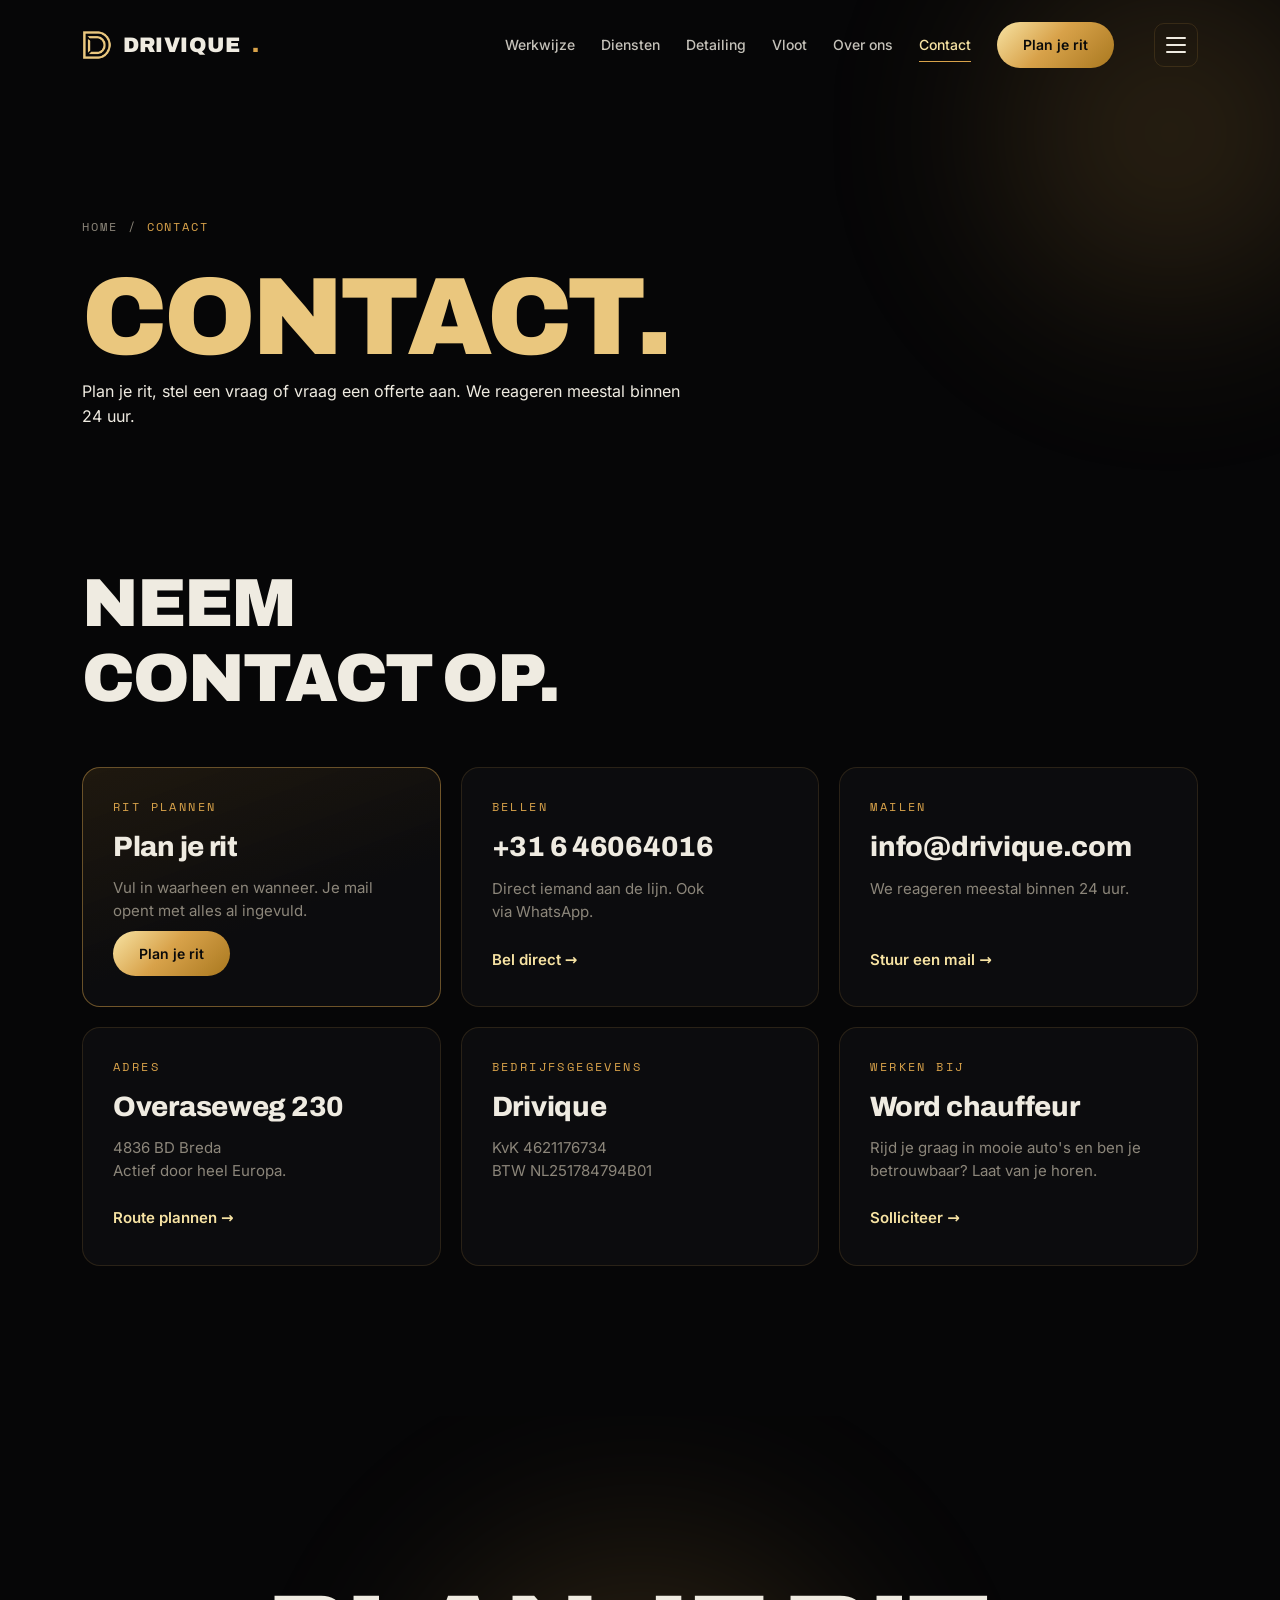
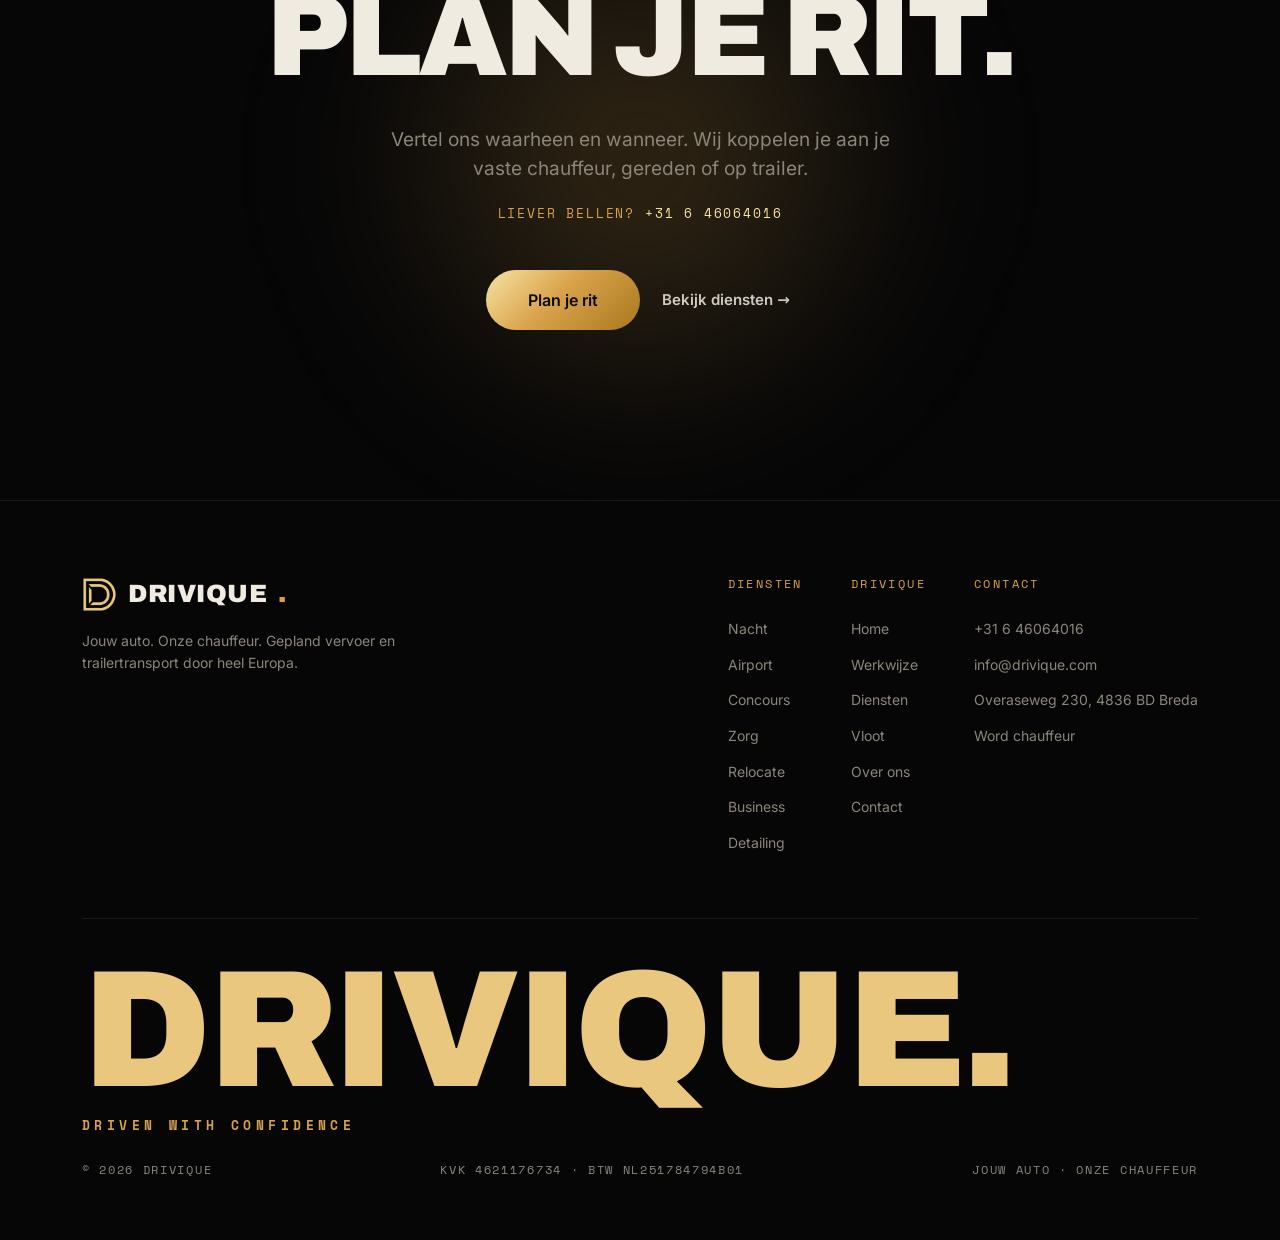
<file: contact.html>
<!DOCTYPE html><html lang="nl"><head><meta charset="UTF-8"><meta name="viewport" content="width=device-width, initial-scale=1.0, viewport-fit=cover">
<meta name="color-scheme" content="dark">
<meta name="theme-color" content="#060607">
<link rel="icon" type="image/png" href="/images/logo.png"><link rel="apple-touch-icon" href="/apple-touch-icon.png"><title>Contact — plan je rit | Drivique Breda</title>
<meta name="description" content="Neem contact op met Drivique: +31 6 46064016, info@drivique.com, Overaseweg 230, 4836 BD Breda. Plan direct je rit met je eigen chauffeur.">
<meta name="keywords" content="chauffeursdienst, chauffeur Breda, autotransport, auto laten vervoeren, trailertransport, autopoetsen, detailing Breda, auto ophalen en wegbrengen, chauffeur Europa, wagenparkbeheer">
<meta name="robots" content="index, follow">
<meta name="author" content="Drivique">
<link rel="canonical" href="https://drivique.com/contact">
<meta property="og:type" content="website">
<meta property="og:site_name" content="Drivique">
<meta property="og:title" content="Contact — plan je rit | Drivique Breda">
<meta property="og:description" content="Neem contact op met Drivique: +31 6 46064016, info@drivique.com, Overaseweg 230, 4836 BD Breda. Plan direct je rit met je eigen chauffeur.">
<meta property="og:url" content="https://drivique.com/contact">
<meta property="og:image" content="https://drivique.com/og.jpg"><meta property="og:image:width" content="1200"><meta property="og:image:height" content="630"><meta property="og:image:alt" content="Drivique — chauffeursdienst en autotransport, Breda">
<meta property="og:locale" content="nl_NL">
<meta name="twitter:card" content="summary_large_image">
<meta name="twitter:title" content="Contact — plan je rit | Drivique Breda">
<meta name="twitter:description" content="Neem contact op met Drivique: +31 6 46064016, info@drivique.com, Overaseweg 230, 4836 BD Breda. Plan direct je rit met je eigen chauffeur.">
<meta name="twitter:image" content="https://drivique.com/og.jpg"><link rel="preload" href="/fonts/archivo-latin-900-normal.woff2" as="font" type="font/woff2" crossorigin><link rel="preload" href="/fonts/inter-latin-400-normal.woff2" as="font" type="font/woff2" crossorigin><link rel="stylesheet" href="/fonts/fonts.css"><style>
  :root{--black:#060607;--panel:#0C0C0E;--panel2:#131315;--leather:#1A150D;--bone:#EFEBE1;--grey:#8C867A;--gold:#D8A24A;--gold-hi:#F7E3A3;--gold-deep:#A9781F;--line:rgba(216,162,74,.15);--hair:rgba(239,235,225,.08);--display:"Archivo",system-ui,sans-serif;--body:"Inter",system-ui,sans-serif;--serif:"Playfair Display",Georgia,serif;--mono:"Space Mono",ui-monospace,monospace;--grad:linear-gradient(135deg,#F7E3A3,#D8A24A 46%,#A9781F);--ease:cubic-bezier(.16,1,.3,1);color-scheme:dark;}
  *{box-sizing:border-box;margin:0;padding:0}
  html{scroll-behavior:smooth;-webkit-text-size-adjust:100%;text-size-adjust:100%;background:#060607}
  body{background:var(--black);color:var(--bone);font-family:var(--body);line-height:1.55;-webkit-font-smoothing:antialiased;overflow-x:hidden;min-height:100vh;-webkit-tap-highlight-color:transparent}
  .wrap{max-width:1180px;margin:0 auto;padding:0 32px}
  ::selection{background:var(--gold);color:#000}
  /* solid gold for large wordmarks (no clip bug) */
  .goldflat{color:#EAC77E}
  /* shimmer gold only for small accents */
  .gold{background:linear-gradient(110deg,#A9781F 0%,#F7E3A3 22%,#FFF7DE 30%,#E9C36A 44%,#B8823A 60%,#A9781F 100%);background-size:250% 100%;-webkit-background-clip:text;background-clip:text;color:transparent;animation:shimmer 8s linear infinite;padding-right:.12em;-webkit-box-decoration-break:clone;box-decoration-break:clone}
  @keyframes shimmer{0%{background-position:200% 0}100%{background-position:-60% 0}}
  .mline{display:block;overflow:hidden;padding-bottom:.1em;padding-right:.22em;margin-right:-.22em}
  .mline>span{display:block;transition:transform 1.15s var(--ease) var(--d,0s)}
  .js .mline>span{transform:translateY(116%)}
  .mline.in>span{transform:translateY(0)}
  .reveal{transition:opacity 1s var(--ease) var(--d,0s),transform 1s var(--ease) var(--d,0s)}
  .js .reveal{opacity:0;transform:translateY(34px)}
  .reveal.in{opacity:1;transform:none}
  #bar{position:fixed;top:0;left:0;height:2px;width:0;z-index:200;background:var(--grad)}
  nav{position:fixed;top:0;left:0;right:0;z-index:120;padding:22px 0;transition:background .5s var(--ease),padding .5s var(--ease),border-color .5s;border-bottom:1px solid transparent}
  nav.scrolled{background:rgba(6,6,7,.72);-webkit-backdrop-filter:blur(16px);backdrop-filter:blur(16px);padding:14px 0;border-bottom:1px solid var(--hair)}
  .nav-in{display:flex;align-items:center;justify-content:space-between}
  .logo{font-family:var(--display);font-weight:900;font-size:21px;letter-spacing:.02em;text-transform:uppercase}
  .logo .d{color:var(--gold)}
  .nav-links{display:flex;gap:34px;align-items:center}
  .nav-links a:not(.btn){display:none}
  .nav-links a:not(.btn)::after{content:"";position:absolute;left:0;bottom:-5px;width:0;height:1px;background:var(--gold);transition:width .4s var(--ease)}
  .nav-links a:not(.btn):hover::after{width:100%}
  .btn{display:inline-block;font-family:var(--body);font-weight:600;font-size:14px;color:#0A0A0A;background:var(--grad);border:none;border-radius:100px;padding:12px 26px;cursor:pointer;position:relative;overflow:hidden;text-decoration:none;transition:transform .4s var(--ease),box-shadow .4s var(--ease)}
  .btn:hover{transform:translateY(-2px);box-shadow:0 14px 40px rgba(216,162,74,.35)}
  .btn::after{content:"";position:absolute;top:0;left:-120%;width:60%;height:100%;background:linear-gradient(105deg,transparent,rgba(255,255,255,.55),transparent);transform:skewX(-18deg);transition:left .7s var(--ease)}
  .btn:hover::after{left:170%}
  .btn.lg{font-size:16px;padding:18px 42px}
  .hero{position:relative;min-height:100vh;min-height:100svh;display:flex;align-items:center;overflow:hidden}
  .glow{position:absolute;border-radius:50%;filter:blur(80px);opacity:.45;will-change:transform}
  .glow.a{width:540px;height:540px;background:radial-gradient(circle,rgba(216,162,74,.5),transparent 70%);top:-90px;right:-40px}
  .glow.b{width:440px;height:440px;background:radial-gradient(circle,rgba(169,120,31,.5),transparent 70%);bottom:-140px;left:-120px}
  .sweep{position:absolute;top:0;bottom:0;left:-60%;width:48%;background:linear-gradient(105deg,transparent,rgba(247,227,163,.2) 45%,transparent);filter:blur(12px);animation:sweep 2.8s var(--ease) .3s both;pointer-events:none}
  @keyframes sweep{0%{left:-60%;opacity:0}20%{opacity:1}100%{left:135%;opacity:0}}
  .hero::before{content:"";position:absolute;inset:0;background:radial-gradient(130% 90% at 62% 32%,transparent 42%,rgba(0,0,0,.72));pointer-events:none}
  .hero-in{position:relative;z-index:3}
  .eyebrow{display:inline-flex;align-items:center;gap:10px;font-family:var(--mono);font-size:11px;font-weight:700;letter-spacing:.24em;text-transform:uppercase;color:var(--gold)}
  .js .eyebrow{opacity:0;transform:translateY(14px);animation:fade .9s var(--ease) .3s forwards}
  .eyebrow::before{content:"";width:6px;height:6px;border-radius:50%;background:var(--gold);box-shadow:0 0 12px var(--gold)}
  @keyframes fade{to{opacity:1;transform:none}}
  .hero h1{font-family:var(--display);font-weight:900;font-size:clamp(52px,11vw,168px);line-height:.84;letter-spacing:-.015em;text-transform:uppercase;margin:22px 0 8px;overflow:visible;white-space:nowrap}
  .hero .tag{font-family:var(--display);font-weight:800;font-size:clamp(22px,4.4vw,46px);letter-spacing:-.01em;line-height:1.02}
  .hero .tag .sep{color:var(--gold);font-weight:400;margin:0 .2em}
  .hero p.lead{max-width:540px;margin-top:28px;color:var(--grey);font-size:clamp(15px,1.7vw,18px)}
  .hero .cta{margin-top:38px;display:flex;gap:24px;flex-wrap:wrap;align-items:center}
  .ghost{color:var(--bone);text-decoration:none;font-weight:600;font-size:15px;display:inline-flex;align-items:center;gap:8px;opacity:.85;transition:gap .3s var(--ease),color .3s}
  .ghost:hover{color:var(--gold-hi);gap:12px}
  .scrollcue{position:absolute;bottom:28px;left:50%;transform:translateX(-50%);z-index:3;font-family:var(--mono);font-size:10px;letter-spacing:.32em;text-transform:uppercase;color:var(--grey);animation:blink 2.8s ease-in-out infinite}
  @keyframes blink{0%,100%{opacity:.3}50%{opacity:.85}}
  .sec{padding:150px 0}
  .kick{font-family:var(--mono);font-size:11px;letter-spacing:.24em;text-transform:uppercase;color:var(--grey);margin-bottom:26px;display:inline-block}
  .kick em{font-style:normal;color:var(--gold);margin-right:14px}
  h2.big{font-family:var(--display);font-weight:900;font-size:clamp(34px,5.6vw,68px);line-height:1;letter-spacing:-.03em;text-transform:uppercase}
  .stmt{padding:140px 0;text-align:center}
  .stmt h2{font-family:var(--display);font-weight:900;font-size:clamp(40px,8.4vw,116px);line-height:.9;letter-spacing:-.035em;text-transform:uppercase}
  .stmt p{max-width:54ch;margin:34px auto 0;color:var(--grey);font-size:18px}
  .stats{display:grid;grid-template-columns:repeat(4,1fr);gap:1px;background:var(--hair);border-top:1px solid var(--hair);border-bottom:1px solid var(--hair)}
  .stat{background:var(--black);padding:52px 24px;text-align:center}
  .stat .n{font-family:var(--display);font-weight:900;font-size:clamp(44px,7vw,82px);line-height:1;letter-spacing:-.02em}
  .stat .l{font-family:var(--mono);font-size:11px;letter-spacing:.14em;text-transform:uppercase;color:var(--grey);margin-top:16px}
  .steps{display:grid;grid-template-columns:repeat(3,1fr);gap:24px;margin-top:64px}
  .step{border:1px solid var(--line);border-radius:16px;padding:40px;background:linear-gradient(180deg,var(--panel),var(--black))}
  .step .no{font-family:var(--mono);font-size:12px;color:var(--gold);letter-spacing:.2em}
  .step h3{font-family:var(--display);font-weight:800;font-size:25px;letter-spacing:-.01em;margin:20px 0 12px}
  .step p{color:var(--grey);font-size:15.5px}
  .pin-outer{height:260vh;position:relative}
  .pin-inner{position:sticky;top:0;height:100vh;display:flex;align-items:center;overflow:hidden;background:var(--black)}
  .pin-bg{position:absolute;inset:0;background:radial-gradient(85% 65% at 50% 42%,rgba(216,162,74,.09),transparent 60%)}
  .frame{position:absolute;inset:0;display:flex;align-items:center;opacity:0;transition:opacity .8s var(--ease),transform .8s var(--ease);transform:translateY(28px);pointer-events:none}
  .frame.active{opacity:1;transform:none}
  .frame .wrap{width:100%}
  .frame .idx{font-family:var(--mono);font-size:12px;letter-spacing:.22em;color:var(--gold);text-transform:uppercase}
  .frame h3{font-family:var(--display);font-weight:900;font-size:clamp(46px,10vw,128px);line-height:.88;letter-spacing:-.035em;text-transform:uppercase;margin:20px 0 22px}
  .frame p{max-width:52ch;color:var(--grey);font-size:clamp(16px,1.9vw,20px)}
  .frame .zero{font-family:var(--display);font-weight:900;font-size:clamp(60px,17vw,250px);line-height:.8;position:absolute;right:5%;top:50%;transform:translateY(-50%);opacity:.12}
  .pin-nav{position:absolute;bottom:46px;left:50%;transform:translateX(-50%);display:flex;gap:10px}
  .dot{width:36px;height:3px;border-radius:3px;background:rgba(239,235,225,.18);transition:background .5s var(--ease)}
  .dot.on{background:var(--grad)}
  .quote{padding:160px 0;text-align:center}
  .quote blockquote{font-family:var(--serif);font-style:italic;font-weight:600;font-size:clamp(30px,5.6vw,68px);line-height:1.05;letter-spacing:-.01em;max-width:17ch;margin:0 auto}
  .quote cite{display:block;margin-top:30px;font-family:var(--mono);font-size:11px;letter-spacing:.24em;text-transform:uppercase;color:var(--grey);font-style:normal}
  .svc-head{display:flex;justify-content:space-between;align-items:flex-end;flex-wrap:wrap;gap:24px;margin-bottom:56px}
  .svc-grid{display:grid;grid-template-columns:repeat(3,1fr);gap:20px}
  .card{border:1px solid var(--line);border-radius:18px;padding:38px;background:var(--panel);position:relative;overflow:hidden;transition:transform .5s var(--ease),border-color .5s var(--ease)}
  .card:hover{transform:translateY(-6px);border-color:var(--gold)}
  .card::after{content:"";position:absolute;inset:0;background:linear-gradient(135deg,rgba(216,162,74,.1),transparent 48%);opacity:0;transition:opacity .5s var(--ease)}
  .card:hover::after{opacity:1}
  .card.flag{grid-column:span 2;background:linear-gradient(120deg,var(--leather),var(--panel))}
  .card .t{font-family:var(--mono);font-size:11px;letter-spacing:.2em;text-transform:uppercase;color:var(--gold);position:relative;z-index:2}
  .card h3{font-family:var(--display);font-weight:800;font-size:29px;letter-spacing:-.01em;margin:18px 0 12px;position:relative;z-index:2}
  .card p{color:var(--grey);font-size:15.5px;max-width:46ch;position:relative;z-index:2}
  .card-link{position:relative;z-index:2;display:inline-block;margin-top:16px;font-family:var(--mono);font-size:11px;letter-spacing:.14em;text-transform:uppercase;color:var(--gold);text-decoration:none}
  .card-link:hover{color:var(--gold-hi)}
  .trust{display:flex;flex-wrap:wrap;gap:12px;justify-content:center;margin-top:56px}
  .badge{font-family:var(--mono);font-size:12.5px;letter-spacing:.04em;border:1px solid var(--line);border-radius:100px;padding:11px 20px;color:var(--bone)}
  .badge b{color:var(--gold);font-weight:700;margin-right:6px}
  /* fleet: highlight + uniform strip, tap to reveal colour */
  .fleet{padding:150px 0 60px}
  .fleet .head{display:flex;align-items:baseline;justify-content:space-between;flex-wrap:wrap;gap:10px;margin-bottom:36px}
  .fleet .head p{color:var(--grey);font-size:14px;max-width:44ch}
  .hl{position:relative;border-radius:18px;overflow:hidden;border:1px solid var(--line);margin-bottom:14px;aspect-ratio:1500/640;cursor:pointer}
  .hl img{position:absolute;inset:0;width:100%;height:100%;object-fit:cover;display:block}
  .hl img.c{filter:contrast(1.03)}
  .hl img.bw{filter:grayscale(1) contrast(1.03) brightness(.9);opacity:1;transition:opacity .7s var(--ease)}
  .hl.lit img.bw{opacity:0}
  .hl::after{content:"";position:absolute;inset:0;background:linear-gradient(90deg,rgba(6,6,7,.7),transparent 55%);pointer-events:none}
  .hl .cap{position:absolute;left:32px;bottom:28px;z-index:3}
  .hl .cap .k{font-family:var(--mono);font-size:11px;letter-spacing:.2em;text-transform:uppercase;color:var(--gold-hi)}
  .hl .cap h3{font-family:var(--display);font-weight:900;font-size:clamp(26px,4vw,44px);letter-spacing:-.02em;text-transform:uppercase;margin-top:8px}
  .tapc{position:absolute;right:16px;top:14px;z-index:3;font-family:var(--mono);font-size:10px;letter-spacing:.14em;text-transform:uppercase;color:var(--bone);opacity:.72;display:inline-flex;align-items:center;gap:7px;pointer-events:none}
  .tapc::before{content:"";width:7px;height:7px;border-radius:50%;border:1px solid var(--gold);background:transparent;transition:background .4s}
  .lit .tapc::before{background:var(--gold)}
  .strip{display:grid;grid-template-columns:repeat(6,1fr);gap:14px}
  .shot{position:relative;border-radius:12px;overflow:hidden;aspect-ratio:4/3;border:1px solid var(--hair);cursor:pointer}
  .shot img{position:absolute;inset:0;width:100%;height:100%;object-fit:cover;display:block}
  .shot img.c{filter:contrast(1.03)}
  .shot img.bw{filter:grayscale(1) contrast(1.02) brightness(.9);opacity:.85;transition:opacity .6s var(--ease)}
  .shot:hover img.bw{opacity:.72}
  .shot.lit img.bw{opacity:0}
  .shot span:not(.tapc){position:absolute;left:12px;bottom:9px;z-index:3;font-family:var(--mono);font-size:9px;letter-spacing:.12em;text-transform:uppercase;color:var(--bone);opacity:.85}
  .shot::after{content:"";position:absolute;inset:0;z-index:1;background:linear-gradient(180deg,transparent 55%,rgba(6,6,7,.6));pointer-events:none}
  .shot .tapc{right:10px;top:9px}
  .shot .tapc::before{width:8px;height:8px}

  .about{padding:150px 0}
  .about .grid{display:grid;grid-template-columns:0.9fr 1.1fr;gap:64px;align-items:start}
  .about .lead-h{font-family:var(--display);font-weight:900;font-size:clamp(30px,4.4vw,56px);line-height:1;letter-spacing:-.03em;text-transform:uppercase}
  .about .lead-h .gsmall{display:block;font-family:var(--mono);font-size:12px;letter-spacing:.24em;color:var(--gold);text-transform:uppercase;margin-bottom:20px;font-weight:700}
  .about .sig{margin-top:34px;font-family:var(--serif);font-style:italic;font-size:26px;color:var(--gold-hi)}
  .about .sig small{display:block;font-family:var(--mono);font-style:normal;font-size:11px;letter-spacing:.14em;text-transform:uppercase;color:var(--grey);margin-top:8px}
  .about .body p{color:#cfc9bd;font-size:16px;line-height:1.8;margin-bottom:18px}
  
  
  @media(max-width:900px){.about .grid{grid-template-columns:1fr;gap:32px}}
  .final{text-align:center;padding:170px 0;position:relative;overflow:hidden}
  .final .glow2{position:absolute;width:680px;height:680px;border-radius:50%;background:radial-gradient(circle,rgba(216,162,74,.24),transparent 65%);top:50%;left:50%;transform:translate(-50%,-50%);filter:blur(70px)}
  .final h2{position:relative;font-family:var(--display);font-weight:900;font-size:clamp(42px,9vw,124px);line-height:.88;letter-spacing:-.035em;text-transform:uppercase}
  .final p{position:relative;color:var(--grey);font-size:19px;margin:26px auto 10px;max-width:46ch}
  .final .call{position:relative;font-family:var(--mono);font-size:13px;letter-spacing:.14em;text-transform:uppercase;color:var(--gold);margin-bottom:36px}
  .final .cta-row{position:relative;display:flex;gap:18px;justify-content:center;flex-wrap:wrap}
  footer{border-top:1px solid var(--hair);padding:74px 0 60px}
  .foot-top{display:flex;justify-content:space-between;flex-wrap:wrap;gap:34px;margin-bottom:56px}
  .foot-links{display:flex;gap:48px;flex-wrap:wrap}
  .foot-col h4{font-family:var(--mono);font-size:11px;letter-spacing:.2em;text-transform:uppercase;color:var(--gold);margin-bottom:18px}
  .foot-col a{display:block;color:var(--grey);text-decoration:none;font-size:14px;margin-bottom:11px}
  .foot-col a:hover{color:var(--bone)}
  .foot-word{font-family:var(--display);font-weight:900;font-size:clamp(52px,13vw,168px);text-transform:uppercase;letter-spacing:-.02em;line-height:.82;border-top:1px solid var(--hair);padding-top:44px;overflow:visible;white-space:nowrap}
  .foot-meta{display:flex;justify-content:space-between;flex-wrap:wrap;gap:14px;margin-top:26px;font-family:var(--mono);font-size:11px;letter-spacing:.14em;text-transform:uppercase;color:var(--grey)}
  @media(max-width:900px){
    .glow{opacity:.28;filter:blur(70px)}
    .nav-links a:not(.btn){display:none}
    .stats{grid-template-columns:repeat(2,1fr)}
    .steps,.svc-grid{grid-template-columns:1fr}
    .card.flag{grid-column:auto}
    .strip{grid-template-columns:repeat(2,1fr)}
    .hl .cap{left:20px;bottom:18px}
    .sec{padding:96px 0}.frame .zero{display:none}
  }
  @media(prefers-reduced-motion:reduce){.eyebrow{animation:none!important;opacity:1!important;transform:none!important}.glow{display:none}}

  .modal{position:fixed;inset:0;z-index:300;display:none;align-items:center;justify-content:center;padding:22px}
  .modal.open{display:flex}
  .modal .ov{position:absolute;inset:0;background:rgba(4,4,6,.74);-webkit-backdrop-filter:blur(6px);backdrop-filter:blur(6px)}
  .modal .panel{position:relative;z-index:2;width:100%;max-width:560px;max-height:92vh;overflow:auto;background:linear-gradient(180deg,#101013,#08080a);border:1px solid var(--line);border-radius:20px;padding:40px 38px;box-shadow:0 40px 120px rgba(0,0,0,.6)}
  .modal .x{position:absolute;top:14px;right:18px;z-index:3;background:none;border:none;color:var(--grey);font-size:26px;line-height:1;cursor:pointer}
  .modal .x:hover{color:var(--gold)}
  .modal .k{font-family:var(--mono);font-size:11px;letter-spacing:.22em;text-transform:uppercase;color:var(--gold);display:block;margin-bottom:12px}
  .modal h3{font-family:var(--display);font-weight:900;font-size:32px;letter-spacing:-.02em;text-transform:uppercase;line-height:.95}
  .modal .sub{color:var(--grey);font-size:14px;margin-top:10px;margin-bottom:22px}
  .modal label{display:block;font-family:var(--mono);font-size:10px;letter-spacing:.16em;text-transform:uppercase;color:var(--gold);margin:16px 0 7px}
  .modal input,.modal select{width:100%;background:#08080a;border:1px solid var(--line);border-radius:10px;color:var(--bone);font-family:var(--body);font-size:15px;padding:13px 14px;outline:none;transition:border-color .3s}
  .modal input::placeholder{color:#5c584f}
  .modal input:focus,.modal select:focus{border-color:var(--gold)}
  .modal input[type=date],.modal input[type=time]{color-scheme:dark}
  .modal select{appearance:none;-webkit-appearance:none;background-image:linear-gradient(45deg,transparent 50%,var(--gold) 50%),linear-gradient(135deg,var(--gold) 50%,transparent 50%);background-position:calc(100% - 20px) 20px,calc(100% - 14px) 20px;background-size:6px 6px,6px 6px;background-repeat:no-repeat}
  .modal .row2{display:grid;grid-template-columns:1fr 1fr;gap:14px}
  .modal .send{margin-top:28px;width:100%;text-align:center;border:none;font-size:16px;padding:17px}
  .modal .note{margin-top:14px;text-align:center;font-family:var(--mono);font-size:10.5px;letter-spacing:.12em;text-transform:uppercase;color:var(--grey)}
  .modal .note b{color:var(--gold-hi)}
  @media(max-width:560px){.modal .row2{grid-template-columns:1fr}.modal .panel{padding:32px 24px}}

  .adm{position:fixed;inset:0;z-index:500;display:none;align-items:center;justify-content:center;padding:22px;background:radial-gradient(120% 90% at 50% 20%,rgba(216,162,74,.08),transparent 60%),rgba(3,3,4,.96)}
  .adm.open{display:flex}
  .adm-scan{position:absolute;inset:0;pointer-events:none;background:repeating-linear-gradient(180deg,rgba(216,162,74,.04) 0,rgba(216,162,74,.04) 1px,transparent 1px,transparent 4px);opacity:.5}
  .adm-scan::after{content:"";position:absolute;left:0;right:0;height:120px;background:linear-gradient(180deg,transparent,rgba(216,162,74,.12),transparent);animation:admscan 5s linear infinite}
  @keyframes admscan{0%{top:-120px}100%{top:100%}}
  .adm-box{position:relative;z-index:2;width:100%;max-width:420px;background:linear-gradient(180deg,#0f0f11,#08080a);border:1px solid var(--line);border-radius:18px;padding:38px}
  .adm-dash{max-width:860px;max-height:90vh;overflow:auto}
  .adm-x{position:absolute;top:12px;right:16px;background:none;border:none;color:var(--grey);font-size:24px;cursor:pointer}
  .adm-x:hover{color:var(--gold)}
  .adm-k{font-family:var(--mono);font-size:11px;letter-spacing:.24em;text-transform:uppercase;color:var(--gold);margin-bottom:10px}
  .adm h3{font-family:var(--display);font-weight:900;font-size:26px;text-transform:uppercase;letter-spacing:-.01em}
  .adm h3 span{color:var(--gold)}
  .adm-sub{color:var(--grey);font-size:13px;margin:8px 0 18px}
  .adm input,.adm select{width:100%;background:#08080a;border:1px solid var(--line);border-radius:10px;color:var(--bone);font-family:var(--mono);font-size:14px;padding:12px 14px;outline:none}
  .adm input:focus,.adm select:focus{border-color:var(--gold)}
  .adm-err{color:#e0663f;font-family:var(--mono);font-size:12px;margin-top:12px;min-height:16px;letter-spacing:.05em}
  .adm-granted{font-family:var(--mono);letter-spacing:.3em;color:var(--gold-hi);text-align:center;padding:20px 0;font-size:14px;text-transform:uppercase}
  .adm-head{display:flex;justify-content:space-between;align-items:flex-end;gap:16px;flex-wrap:wrap;margin-bottom:22px}
  .adm-tools{display:flex;gap:8px;flex-wrap:wrap}
  .adm-tools select,.adm-tools button{width:auto;font-family:var(--mono);font-size:11px;letter-spacing:.08em;text-transform:uppercase;padding:9px 13px;background:#0c0c0e;border:1px solid var(--line);border-radius:8px;color:var(--bone);cursor:pointer}
  .adm-tools button:hover{border-color:var(--gold);color:var(--gold-hi)}
  .adm-list{display:flex;flex-direction:column;gap:10px}
  .adm-empty{color:var(--grey);font-family:var(--mono);font-size:13px;padding:30px 0;text-align:center}
  .rq{border:1px solid var(--line);border-radius:12px;padding:16px 18px;background:#0b0b0d}
  .rq.done{opacity:.5}
  .rq .rq-top{display:flex;justify-content:space-between;align-items:center;gap:10px;margin-bottom:10px}
  .rq .rq-d{font-family:var(--mono);font-size:11px;letter-spacing:.12em;text-transform:uppercase;color:var(--gold)}
  .rq .rq-ts{font-family:var(--mono);font-size:10px;color:var(--grey)}
  .rq .rq-grid{display:grid;grid-template-columns:repeat(2,1fr);gap:6px 20px;font-size:13.5px;color:#cfc9bd}
  .rq .rq-grid b{color:var(--grey);font-weight:400;font-family:var(--mono);font-size:10px;letter-spacing:.1em;text-transform:uppercase;display:block;margin-bottom:1px}
  .rq a{color:var(--gold-hi);text-decoration:none}
  .rq .rq-act{display:flex;gap:8px;margin-top:12px}
  .rq .rq-act button{font-family:var(--mono);font-size:10px;letter-spacing:.08em;text-transform:uppercase;padding:6px 10px;background:transparent;border:1px solid var(--line);border-radius:7px;color:var(--grey);cursor:pointer}
  .rq .rq-act button:hover{border-color:var(--gold);color:var(--gold-hi)}
  .adm-note{margin-top:20px;font-family:var(--mono);font-size:10px;letter-spacing:.06em;color:var(--grey);line-height:1.7;border-top:1px solid var(--hair);padding-top:16px}

  .price-intro{color:var(--grey);font-size:17px;max-width:54ch;margin-top:12px}
  .pricelist{margin-top:52px;border-top:1px solid var(--hair)}
  .prow{display:flex;justify-content:space-between;align-items:baseline;gap:28px;padding:26px 2px;border-bottom:1px solid var(--hair)}
  .pname{font-family:var(--display);font-weight:800;font-size:clamp(20px,2.4vw,24px);letter-spacing:-.01em}
  .pname .pdesc{display:block;font-family:var(--body);font-weight:400;font-size:14.5px;color:var(--grey);letter-spacing:0;line-height:1.6;margin-top:9px;max-width:58ch}
  .pprice{font-family:var(--mono);font-weight:700;font-size:17px;color:var(--gold-hi);white-space:nowrap;letter-spacing:.02em}
  .strip3{display:grid;grid-template-columns:repeat(2,1fr);gap:14px;margin:44px 0 0;max-width:840px}
  .strip3 .shot{aspect-ratio:4/5}
  @media(max-width:900px){.strip3{grid-template-columns:1fr;max-width:420px}}
  .pnote{margin-top:28px;font-family:var(--mono);font-size:11px;letter-spacing:.06em;color:var(--grey);line-height:1.8}
  .pnote b{color:var(--gold)}

  .sr-only{position:absolute;width:1px;height:1px;padding:0;margin:-1px;overflow:hidden;clip:rect(0,0,0,0);white-space:nowrap;border:0}
  .logo{display:flex;align-items:center;gap:11px}
  .brandmark{height:1.4em;width:auto;display:block}
  .hero-mark{height:clamp(58px,9vw,112px);width:auto;display:block;margin-bottom:26px}
  .js .hero-mark{opacity:0;transform:translateY(14px) scale(.96);animation:markin 1s var(--ease) .15s forwards}
  @keyframes markin{to{opacity:1;transform:none}}
  .slogan{font-family:var(--mono);font-weight:700;font-size:clamp(10px,1.35vw,12.5px);letter-spacing:.34em;text-transform:uppercase;color:var(--gold)}

  .burger{display:flex;flex-direction:column;justify-content:center;gap:5px;width:44px;height:44px;background:none;border:1px solid var(--line);border-radius:10px;cursor:pointer;padding:0 11px;transition:border-color .3s;margin-left:14px}
  .burger:hover{border-color:var(--gold)}
  .burger span{display:block;height:2px;width:100%;background:var(--bone);border-radius:2px;transition:transform .4s var(--ease),opacity .3s}
  .burger.open span:nth-child(1){transform:translateY(7px) rotate(45deg)}
  .burger.open span:nth-child(2){opacity:0}
  .burger.open span:nth-child(3){transform:translateY(-7px) rotate(-45deg)}
  .menu{position:fixed;inset:0;z-index:150;background:rgba(6,6,7,.98);-webkit-backdrop-filter:blur(10px);backdrop-filter:blur(10px);opacity:0;visibility:hidden;transition:opacity .45s var(--ease),visibility .45s;display:flex;flex-direction:column;justify-content:center;padding:96px 32px 40px}
  .menu.open{opacity:1;visibility:visible}
  .menu-inner{max-width:1000px;margin:0 auto;width:100%;display:grid;grid-template-columns:1fr 1fr;gap:40px}
  .menu-col .menu-h{font-family:var(--mono);font-size:11px;letter-spacing:.24em;text-transform:uppercase;color:var(--gold);display:block;margin-bottom:18px;padding-bottom:12px;border-bottom:1px solid var(--hair)}
  .menu-col a{display:block;font-family:var(--display);font-weight:800;font-size:clamp(22px,3.4vw,34px);letter-spacing:-.02em;text-transform:uppercase;color:var(--bone);text-decoration:none;padding:7px 0;transition:color .25s,transform .35s var(--ease);transform:translateY(12px);opacity:0}
  .menu.open .menu-col a{transform:none;opacity:1}
  .menu-col a:hover{color:var(--gold)}
  .menu-foot{max-width:1000px;margin:44px auto 0;width:100%;display:flex;align-items:center;gap:22px;flex-wrap:wrap;border-top:1px solid var(--hair);padding-top:26px}
  .menu-foot a:not(.btn){font-family:var(--mono);font-size:12px;letter-spacing:.1em;color:var(--grey);text-decoration:none}
  .menu-foot a:not(.btn):hover{color:var(--gold-hi)}
  .menu-foot .btn{margin-left:auto}
  @media(max-width:640px){.menu-inner{grid-template-columns:1fr;gap:30px}.menu-foot .btn{margin-left:0;width:100%;text-align:center}}

/* ================= v4: responsive, mobile & large-screen polish ================= */
:root{--gutter:32px}
@media(max-width:600px){:root{--gutter:20px}}
.wrap{padding-left:max(var(--gutter),env(safe-area-inset-left))!important;padding-right:max(var(--gutter),env(safe-area-inset-right))!important}
h1,h2,h3,blockquote{text-wrap:balance}
p,li{text-wrap:pretty}
.btn{white-space:nowrap}
a.logo{text-decoration:none;color:var(--bone);min-height:44px}
.tapc{font-size:11px}
.statwrap{padding-top:20px;padding-bottom:70px}

/* nav */
.nav-links{gap:26px}
@media(min-width:1100px){
 .nav-links a:not(.btn){display:inline-block;color:var(--bone);text-decoration:none;font-size:14px;font-weight:500;opacity:.82;position:relative;padding:12px 0;transition:opacity .3s}
 .nav-links a:not(.btn):hover{opacity:1}
 .nav-links a:not(.btn)::after{bottom:6px}
}
@media(max-width:600px){
 nav{padding:14px 0}
 .logo{font-size:17px;gap:8px}
 .nav-links{gap:8px}
 .nav-links .btn{padding:11px 16px;font-size:13px}
 .burger{margin-left:4px}
}
@media(max-width:359px){.nav-links .btn{display:none}}

/* hero */
.hero-in{width:100%;padding-top:110px;padding-bottom:90px}
/* 'DRIVIQUE.' is 5.66em wide in Archivo 900: 15vw keeps it inside the gutters on every phone */
.hero h1{font-size:clamp(44px,15vw,168px);font-size:clamp(44px,min(15vw,26vh),168px)}
.hero p.lead{font-size:clamp(16px,1.7vw,19px)}
@media(max-height:640px){.scrollcue{display:none}}
@media(max-width:600px){.eyebrow{letter-spacing:.16em}.hero .cta{gap:14px}}

/* readable minimums for the mono labels */
.eyebrow,.kick,.stat .l,.card .t,.card-link,.quote cite,.pnote,.foot-col h4,.foot-meta,.hl .cap .k,.about .sig small,.menu-col .menu-h,.modal .k,.modal .note{font-size:12px}
.slogan{font-size:clamp(11px,1.35vw,13px)}
.scrollcue{font-size:11px}
.modal label{font-size:11px}
.shot span:not(.tapc){font-size:11px;left:12px;bottom:10px}

/* tap targets */
.card-link{display:inline-flex;align-items:center;min-height:44px;margin-top:6px}
.ghost{min-height:44px;padding:0 4px}
.foot-col a{padding:6px 0;margin-bottom:2px}
.final .call a{display:inline-block;padding:10px 0}

/* section rhythm on phones */
@media(max-width:600px){
 .sec{padding-top:84px;padding-bottom:84px}
 .stmt{padding-top:96px;padding-bottom:84px}
 .stmt h2{font-size:clamp(30px,9.6vw,116px)}
 h2.big{font-size:clamp(28px,8vw,68px)}
 .stmt p{font-size:17px}
 .quote{padding-top:110px;padding-bottom:110px}
 .fleet{padding-top:84px}
 .about{padding-top:84px;padding-bottom:84px}
 .final{padding-top:110px;padding-bottom:110px}
 .stat{padding:34px 12px}
 .step,.card{padding:26px}
 .card h3{font-size:26px}
 .steps{margin-top:40px}
 .svc-head{margin-bottom:36px}
 .prow{flex-direction:column;align-items:flex-start;gap:8px;padding:22px 2px}
 footer{padding-top:56px}
 .foot-links{gap:30px}
}
@media(min-width:601px) and (max-width:900px){
 .svc-grid{grid-template-columns:1fr 1fr}
 .card.flag{grid-column:span 2}
}

/* pinned "two ways" */
.pin-inner{height:100vh;height:100svh}
.frame h3{font-size:clamp(40px,11vw,128px)}
@media(max-width:900px){.pin-outer{height:200vh}}

/* galleries: one colour image, greyscale via CSS (half the downloads) */
.hl img.c,.shot img.c{filter:grayscale(1) contrast(1.03) brightness(.9);transition:filter .7s var(--ease),transform 1s var(--ease)}
.shot:hover img.c{filter:grayscale(1) contrast(1.05) brightness(1)}
.hl.lit img.c,.shot.lit img.c{filter:grayscale(0) contrast(1.03) brightness(1)}
.strip{grid-template-columns:repeat(3,1fr)}
@media(max-width:900px){.strip{grid-template-columns:repeat(2,1fr);gap:10px}}
@media(max-width:600px){.hl{aspect-ratio:4/3}.hl img{object-position:28% 50%}.hl .cap{left:18px;bottom:16px}}
.strip3{grid-template-columns:repeat(2,1fr);max-width:1000px}
@media(max-width:900px){.strip3{grid-template-columns:repeat(2,1fr);max-width:none;gap:10px}}

/* booking form: 16px inputs stop iOS zoom; bottom sheet on phones */
.modal input,.modal select{font-size:16px}
@media(max-width:600px){
 .modal{padding:0;align-items:flex-end}
 .modal .panel{max-height:94vh;max-height:94svh;border-radius:20px 20px 0 0;padding:28px 20px calc(24px + env(safe-area-inset-bottom))}
 .modal h3{font-size:28px}
}

/* large screens: use the space */
@media(min-width:1700px){
 .wrap{max-width:1440px}
 .logo{font-size:24px}
 .btn{font-size:15px;padding:14px 30px}
 .btn.lg{font-size:18px;padding:20px 48px}
 .nav-links a:not(.btn){font-size:15px}
 .hero h1{font-size:clamp(168px,10.5vw,220px)}
 .hero .tag{font-size:54px}
 .hero p.lead{font-size:20px;max-width:620px}
 .hero-mark{height:124px}
 .eyebrow,.kick,.stat .l,.card .t,.card-link,.quote cite,.pnote,.foot-col h4,.foot-col .fh,.foot-meta,.hl .cap .k{font-size:13px}
 .slogan{font-size:14px}
 .stmt h2{font-size:132px}.stmt p{font-size:21px}
 .stat .n{font-size:96px}
 h2.big{font-size:80px}
 .step h3{font-size:29px}.step p{font-size:17.5px}
 .frame h3{font-size:150px}.frame p{font-size:23px}
 .quote blockquote{font-size:80px}
 .card h3{font-size:34px}.card p{font-size:17.5px}
 .badge{font-size:14px}
 .pname{font-size:28px}.pname .pdesc{font-size:16.5px}.pprice{font-size:20px}
 .fleet .head p{font-size:16px}
 .shot span:not(.tapc){font-size:12px}
 .about .lead-h{font-size:66px}.about .body p{font-size:18px}.about .sig{font-size:30px}
 .final h2{font-size:146px}.final p{font-size:22px}.final .call{font-size:15px}
 .foot-col a{font-size:16px}
 .foot-word{font-size:200px}
 .strip3{max-width:1180px}
}
@media(min-width:2300px){
 .wrap{max-width:1720px}
 .hero h1{font-size:250px}.hero .tag{font-size:62px}.hero p.lead{font-size:23px;max-width:720px}
 .stmt h2{font-size:156px}.stmt p{font-size:24px}
 h2.big{font-size:94px}.frame h3{font-size:176px}.frame p{font-size:26px}
 .quote blockquote{font-size:94px}
 .card h3{font-size:40px}.card p,.step p{font-size:20px}.step h3{font-size:34px}
 .pname{font-size:32px}.pname .pdesc{font-size:18.5px}.pprice{font-size:23px}
 .about .lead-h{font-size:78px}.about .body p{font-size:20px}
 .final h2{font-size:172px}.final p{font-size:25px}
 .foot-word{font-size:236px}
 .stat .n{font-size:112px}
 .eyebrow,.kick,.stat .l,.card .t,.card-link,.quote cite,.pnote,.foot-col h4,.foot-col .fh,.foot-meta,.hl .cap .k{font-size:14px}
 .strip3{max-width:1400px}
}

/* calmer for people who ask for it */
@media(prefers-reduced-motion:reduce){
 html{scroll-behavior:auto}
 .js .reveal,.js .mline>span{opacity:1!important;transform:none!important;transition:none!important}
 .gold,.scrollcue{animation:none}
 .sweep{display:none}
 .js .hero-mark{animation:none;opacity:1;transform:none}
}

/* performance: composited hero sweep (no layout shift) */
.sweep{left:0!important;animation:sweepT 2.8s var(--ease) .3s both}
@keyframes sweepT{0%{transform:translate3d(-125%,0,0);opacity:0}20%{opacity:1}100%{transform:translate3d(281%,0,0);opacity:0}}
/* shimmer runs only while visible; big numbers and the 0KM frame stay solid gold */
.gold{animation-play-state:paused}
.gold.on{animation-play-state:running}
.stat .n.gold,.frame .gold{animation:none;background-position:62% 0}
.foot-col .fh{font-family:var(--mono);font-size:12px;letter-spacing:.2em;text-transform:uppercase;color:var(--gold);margin-bottom:18px}

.mbar{position:fixed;left:0;right:0;bottom:0;z-index:100;display:none;gap:10px;
 padding:10px max(var(--gutter),env(safe-area-inset-left)) calc(10px + env(safe-area-inset-bottom)) max(var(--gutter),env(safe-area-inset-right));
 background:rgba(6,6,7,.88);-webkit-backdrop-filter:blur(14px);backdrop-filter:blur(14px);border-top:1px solid var(--hair);
 transform:translateY(110%);transition:transform .45s var(--ease)}
.mbar.show{transform:none}
.mbar a{flex:1;display:flex;align-items:center;justify-content:center;min-height:48px;border-radius:100px;font-family:var(--body);font-weight:600;font-size:15px;text-decoration:none;white-space:nowrap}
.mbar .mbar-call{border:1px solid var(--line);color:var(--bone)}
.mbar .btn{padding:0}
@media(max-width:900px){.mbar{display:flex}body{padding-bottom:calc(68px + env(safe-area-inset-bottom))}}
@media print{.mbar{display:none}}

nav{z-index:120}
.menu{z-index:115;overflow-y:auto;-webkit-overflow-scrolling:touch;overscroll-behavior:contain;justify-content:flex-start;
 padding:max(104px,calc(env(safe-area-inset-top) + 92px)) max(var(--gutter),env(safe-area-inset-right)) calc(40px + env(safe-area-inset-bottom)) max(var(--gutter),env(safe-area-inset-left))}
@media(min-height:860px) and (min-width:641px){.menu{justify-content:center}}
@media(max-width:640px){.menu-col a{font-size:22px;padding:10px 0}.menu-inner{gap:26px}}
.burger{flex-shrink:0;width:44px;height:44px}
a:focus-visible,button:focus-visible,[role=button]:focus-visible{outline:2px solid var(--gold);outline-offset:3px}

/* ---------- v5: multi-page ---------- */
.nav-links a[aria-current="page"]{opacity:1;color:var(--gold-hi)}
.nav-links a[aria-current="page"]::after{width:100%}
.menu a[aria-current="page"]{color:var(--gold-hi)}
@media(min-width:1100px) and (max-width:1279px){.nav-links{gap:22px}.nav-links a:not(.btn){font-size:13.5px}}
.phero{position:relative;overflow:hidden;padding:clamp(132px,16vw,210px) 0 clamp(36px,5vw,64px)}
.phero .glow.a{top:-200px;right:-160px}
.phero h1{position:relative;font-family:var(--display);font-weight:900;font-size:clamp(40px,8.6vw,124px);line-height:.92;letter-spacing:-.035em;text-transform:uppercase}
.phero .lead{position:relative;max-width:640px}
.crumb{position:relative;display:flex;align-items:center;gap:10px;font-family:var(--mono);font-size:12px;letter-spacing:.16em;text-transform:uppercase;color:var(--grey);margin-bottom:18px}
.crumb a{color:var(--grey);text-decoration:none;display:inline-flex;align-items:center;min-height:44px;transition:color .3s}
.crumb a:hover{color:var(--gold-hi)}
.crumb span:last-child{color:var(--gold)}
.phero + section.sec,.phero + section.about,.phero + section.fleet{padding-top:clamp(36px,6vw,80px)}
.phero + section.pin-outer{margin-top:20px}
/* ontdek-cards (home) */
.xgrid{display:grid;grid-template-columns:repeat(3,1fr);gap:20px;margin-top:56px}
.xcard{display:flex;flex-direction:column;border:1px solid var(--line);border-radius:18px;overflow:hidden;background:var(--panel);color:var(--bone);text-decoration:none;transition:border-color .5s var(--ease),transform .5s var(--ease)}
.xcard .xi{aspect-ratio:16/10;overflow:hidden;background:#0d0d0f}
.xcard img{width:100%;height:100%;object-fit:cover;display:block;filter:grayscale(1) contrast(1.03) brightness(.82);transition:filter .7s var(--ease),transform 1s var(--ease)}
.xcard .xb{padding:24px 26px 26px;display:flex;flex-direction:column;flex:1}
.xcard .xk{font-family:var(--mono);font-size:12px;letter-spacing:.2em;text-transform:uppercase;color:var(--gold)}
.xcard h3{font-family:var(--display);font-weight:800;font-size:clamp(24px,2.4vw,32px);letter-spacing:-.01em;margin:10px 0 8px}
.xcard p{color:var(--grey);font-size:15px;flex:1}
.xcard .xgo{margin-top:18px;font-weight:600;font-size:15px;color:var(--gold-hi)}
@media(hover:hover){.xcard:hover{border-color:rgba(216,162,74,.45);transform:translateY(-4px)}
 .xcard:hover img{filter:grayscale(0) contrast(1.03) brightness(1);transform:scale(1.03)}}
.xcard:focus-visible{outline:2px solid var(--gold);outline-offset:3px}
@media(max-width:900px){.xgrid{grid-template-columns:1fr 1fr;gap:14px}}
@media(max-width:600px){.xgrid{grid-template-columns:1fr;margin-top:36px}.xcard .xi{aspect-ratio:16/9}}
/* volgende pagina */
.xnext{padding-top:10px;padding-bottom:20px}
.xnext-a{display:grid;gap:6px;border-top:1px solid var(--line);border-bottom:1px solid var(--line);padding:38px 0;color:var(--bone);text-decoration:none}
.xnext-a .xk{font-family:var(--mono);font-size:12px;letter-spacing:.2em;text-transform:uppercase;color:var(--grey)}
.xnext-a .xt{font-family:var(--display);font-weight:900;text-transform:uppercase;letter-spacing:-.03em;font-size:clamp(34px,6vw,84px);line-height:1}
.xnext-a .xt i{font-style:normal;color:var(--gold);display:inline-block;transition:transform .5s var(--ease)}
.xnext-a .xd{color:var(--grey);font-size:15px;max-width:560px}
.xnext-a:hover .xt i{transform:translateX(12px)}
/* contact */
.cgrid{display:grid;grid-template-columns:repeat(3,1fr);gap:20px;margin-top:48px}
.ccard{border:1px solid var(--line);border-radius:18px;padding:30px;background:var(--panel);display:flex;flex-direction:column;gap:8px}
.ccard .k{font-family:var(--mono);font-size:12px;letter-spacing:.2em;text-transform:uppercase;color:var(--gold)}
.ccard h3{font-family:var(--display);font-weight:800;font-size:clamp(22px,2.2vw,28px);letter-spacing:-.01em;overflow-wrap:anywhere}
.ccard p{color:var(--grey);font-size:15px}
.ccard a.big{color:var(--bone);text-decoration:none;display:inline-flex;align-items:center;min-height:44px}
.ccard a.big:hover{color:var(--gold-hi)}
.ccard .go{margin-top:auto;padding-top:10px;color:var(--gold-hi);text-decoration:none;font-weight:600;font-size:15px;display:inline-flex;align-items:center;min-height:44px}
.ccard.hl2{border-color:rgba(216,162,74,.45);background:linear-gradient(160deg,rgba(216,162,74,.12),var(--panel) 60%)}
.ccard .btn{align-self:flex-start;margin-top:auto}
@media(max-width:900px){.cgrid{grid-template-columns:1fr 1fr;gap:14px}}
@media(max-width:600px){.cgrid{grid-template-columns:1fr}.ccard{padding:24px}}
.detail-intro{max-width:54ch;color:var(--grey);font-size:17px;margin:16px 0 44px}
@media(min-width:1700px){.phero h1{font-size:150px}.xcard h3{font-size:36px}.xnext-a .xt{font-size:100px}}
</style><script type="application/ld+json">
{"@context":"https://schema.org","@type":"AutomotiveBusiness","name":"Drivique",
"description":"Chauffeursdienst en autotransport (gereden of op trailer) door heel Europa, plus autopoetsen en detailing.",
"url":"https://drivique.com/","email":"info@drivique.com","telephone":"+31646064016",
"image":"https://drivique.com/og.jpg","slogan":"Driven with confidence",
"address":{"@type":"PostalAddress","streetAddress":"Overaseweg 230","postalCode":"4836 BD","addressLocality":"Breda","addressCountry":"NL"},
"areaServed":{"@type":"Place","name":"Europa"},"priceRange":"€€€",
"makesOffer":[
{"@type":"Offer","itemOffered":{"@type":"Service","name":"Chauffeursdienst - je eigen auto gereden"}},
{"@type":"Offer","itemOffered":{"@type":"Service","name":"Autotransport op trailer (0 km)"}},
{"@type":"Offer","itemOffered":{"@type":"Service","name":"Wagenparkbeheer"}},
{"@type":"Offer","itemOffered":{"@type":"Service","name":"Autopoetsen en detailing"}}]}
</script><script type="application/ld+json">
{"@context": "https://schema.org", "@type": "BreadcrumbList", "itemListElement": [{"@type": "ListItem", "position": 1, "name": "Home", "item": "https://drivique.com/"}, {"@type": "ListItem", "position": 2, "name": "Contact", "item": "https://drivique.com/contact"}]}
</script>
</head><body><div aria-hidden="true" style="position:fixed;inset:0;background:#060607;z-index:-2;pointer-events:none"></div>
<div id="bar"></div>
<nav id="nav"><div class="wrap nav-in"><a class="logo" href="./" aria-label="Drivique — home"><img class="brandmark" src="images/logo.png" alt="" width="398" height="396">Drivique<span class="d">.</span></a>
<div class="nav-links"><a href="werkwijze">Werkwijze</a><a href="diensten">Diensten</a><a href="detailing">Detailing</a><a href="vloot">Vloot</a><a href="over-ons">Over ons</a><a href="contact" aria-current="page">Contact</a><a href="#boeken" class="btn">Plan je rit</a><button class="burger" id="burger" aria-label="Menu" aria-expanded="false"><span></span><span></span><span></span></button></div></div></nav>
<div class="menu" id="menu" aria-hidden="true">
  <div class="menu-inner">
    <div class="menu-col">
      <span class="menu-h">Pagina's</span>
      <a href="./">Home</a>
      <a href="werkwijze">Zo werkt het</a>
      <a href="diensten">Diensten</a>
      <a href="detailing">Wassen &amp; detailing</a>
      <a href="vloot">Onze vloot</a>
      <a href="over-ons">Over Drivique</a>
      <a href="contact" aria-current="page">Contact</a>
    </div>
    <div class="menu-col">
      <span class="menu-h">Diensten</span>
      <a href="diensten/nacht">Nacht</a>
      <a href="diensten/airport">Airport</a>
      <a href="diensten/concours">Concours</a>
      <a href="diensten/zorg">Zorg</a>
      <a href="diensten/relocate">Relocate</a>
      <a href="diensten/business">Business</a>
      <a href="detailing">Detailing</a>
    </div>
  </div>
  <div class="menu-foot">
    <a href="tel:+31646064016">+31 6 46064016</a>
    <a href="mailto:info@drivique.com">info@drivique.com</a>
    <a class="btn" href="#boeken">Plan je rit</a>
  </div>
</div>
<span id="top"></span><header class="phero">
  <div class="glow a" data-par="0.08"></div>
  <div class="wrap">
    <div class="crumb"><a href="./">Home</a><span aria-hidden="true">/</span><span>Contact</span></div>
    <h1><span class="mline"><span class="goldflat">Contact.</span></span></h1>
    <p class="lead reveal" style="--d:.16s">Plan je rit, stel een vraag of vraag een offerte aan. We reageren meestal binnen 24 uur.</p>
  </div>
</header>
<section class="sec wrap" id="contact">
  <h2 class="big"><span class="mline"><span>Neem</span></span> <span class="mline" style="--d:.08s"><span>contact op.</span></span></h2>
  <div class="cgrid">
    <div class="ccard hl2 reveal"><span class="k">Rit plannen</span><h3>Plan je rit</h3><p>Vul in waarheen en wanneer. Je mail opent met alles al ingevuld.</p><a href="#boeken" class="btn">Plan je rit</a></div>
    <div class="ccard reveal" style="--d:.08s"><span class="k">Bellen</span><h3><a class="big" href="tel:+31646064016">+31 6 46064016</a></h3><p>Direct iemand aan de lijn. Ook via WhatsApp.</p><a class="go" href="tel:+31646064016">Bel direct &rarr;</a></div>
    <div class="ccard reveal" style="--d:.16s"><span class="k">Mailen</span><h3><a class="big" href="mailto:info@drivique.com">info@drivique.com</a></h3><p>We reageren meestal binnen 24 uur.</p><a class="go" href="mailto:info@drivique.com">Stuur een mail &rarr;</a></div>
    <div class="ccard reveal"><span class="k">Adres</span><h3>Overaseweg 230</h3><p>4836 BD Breda<br>Actief door heel Europa.</p><a class="go" href="https://www.google.com/maps/place//data=!4m2!3m1!1s0x47c6a08c0c47805b:0x5c092665d031023f?sa=X&amp;ved=1t:8290&amp;ictx=111" target="_blank" rel="noopener">Route plannen &rarr;</a></div>
    <div class="ccard reveal" style="--d:.08s"><span class="k">Bedrijfsgegevens</span><h3>Drivique</h3><p>KvK 4621176734<br>BTW NL251784794B01</p></div>
    <div class="ccard reveal" style="--d:.16s"><span class="k">Werken bij</span><h3>Word chauffeur</h3><p>Rijd je graag in mooie auto's en ben je betrouwbaar? Laat van je horen.</p><a class="go" href="mailto:info@drivique.com?subject=Sollicitatie%20chauffeur">Solliciteer &rarr;</a></div>
  </div>
</section>

<section class="final" id="plan"><div class="glow2"></div><div class="wrap">
  <h2><span class="mline"><span>Plan je rit.</span></span></h2>
  <p class="reveal" style="--d:.12s">Vertel ons waarheen en wanneer. Wij koppelen je aan je vaste chauffeur, gereden of op trailer.</p>
  <div class="call reveal" style="--d:.16s">Liever bellen? <a href="tel:+31646064016" style="color:var(--gold-hi);text-decoration:none">+31 6 46064016</a></div>
  <div class="cta-row reveal" style="--d:.22s"><a href="#boeken" class="btn lg">Plan je rit</a><a href="diensten" class="ghost">Bekijk diensten →</a></div>
</div></section>

<footer><div class="wrap"><div class="foot-top">
  <div style="max-width:320px"><div class="logo" style="font-size:25px;margin-bottom:16px"><img class="brandmark" src="images/logo.png" alt="Drivique logo" width="398" height="396">Drivique<span class="d">.</span></div>
  <p style="color:var(--grey);font-size:14px">Jouw auto. Onze chauffeur. Gepland vervoer en trailertransport door heel Europa.</p></div>
  <div class="foot-links">
    <div class="foot-col"><p class="fh">Diensten</p><a href="diensten/nacht">Nacht</a><a href="diensten/airport">Airport</a><a href="diensten/concours">Concours</a><a href="diensten/zorg">Zorg</a><a href="diensten/relocate">Relocate</a><a href="diensten/business">Business</a><a href="detailing">Detailing</a></div>
    <div class="foot-col"><p class="fh">Drivique</p><a href="./">Home</a><a href="werkwijze">Werkwijze</a><a href="diensten">Diensten</a><a href="vloot">Vloot</a><a href="over-ons">Over ons</a><a href="contact">Contact</a></div>
    <div class="foot-col"><p class="fh">Contact</p><a href="tel:+31646064016">+31 6 46064016</a><a href="mailto:info@drivique.com">info@drivique.com</a><a href="https://www.google.com/maps/place//data=!4m2!3m1!1s0x47c6a08c0c47805b:0x5c092665d031023f?sa=X&amp;ved=1t:8290&amp;ictx=111" target="_blank" rel="noopener">Overaseweg 230, 4836 BD Breda</a><a href="mailto:info@drivique.com?subject=Sollicitatie%20chauffeur">Word chauffeur</a></div>
  </div></div>
  <div class="foot-word goldflat">Drivique.</div>
  <div class="slogan" style="margin-top:16px">Driven with confidence</div>
  <div class="foot-meta"><span>© 2026 Drivique</span><span>KvK 4621176734 · BTW NL251784794B01</span><span>Jouw auto · Onze chauffeur</span></div>
</div></footer>
<div class="mbar" id="mbar" aria-label="Snel contact"><a class="mbar-call" href="tel:+31646064016">Bel direct</a><a class="btn" href="#boeken">Plan je rit</a></div>
<script>
(function(){
  var d=document, w=window, root=d.documentElement;
  root.classList.add('js');
  var nav=d.getElementById('nav'), bar=d.getElementById('bar'), mbar=d.getElementById('mbar'), fin=d.getElementById('plan');
  var reduce=!!(w.matchMedia&&w.matchMedia('(prefers-reduced-motion: reduce)').matches);
  var pars=[].slice.call(d.querySelectorAll('[data-par]'));
  var pin=d.getElementById('manieren');
  var frames=[].slice.call(d.querySelectorAll('.frame')), dots=[].slice.call(d.querySelectorAll('.dot'));
  var targetY=w.pageYOffset||0, curY=targetY, running=false;
  function update(){
    var vh=w.innerHeight, h=root.scrollHeight-vh;
    if(bar) bar.style.width=(h>0?targetY/h*100:0)+'%';
    if(nav) nav.classList.toggle('scrolled',targetY>40);
    if(mbar){var ft=fin?fin.getBoundingClientRect().top:1e9; mbar.classList.toggle('show',targetY>vh*0.6&&ft>vh*0.55);}
    var par=!reduce&&w.innerWidth>900;
    pars.forEach(function(el){var s=parseFloat(el.getAttribute('data-par'))||0; el.style.transform=par?'translate3d(0,'+(curY*s)+'px,0)':'';});
    if(pin){var r=pin.getBoundingClientRect(), total=pin.offsetHeight-vh, prog=total>0?Math.min(1,Math.max(0,(-r.top)/total)):0, idx=prog>0.5?1:0;
      frames.forEach(function(f,i){f.classList.toggle('active',i===idx);}); dots.forEach(function(x,i){x.classList.toggle('on',i===idx);});}
  }
  function loop(){
    curY+=(targetY-curY)*0.12;
    if(Math.abs(targetY-curY)<0.15) curY=targetY;
    update();
    if(curY!==targetY) requestAnimationFrame(loop); else running=false;   // sleeps when the page is still
  }
  function kick(){targetY=w.pageYOffset||0; if(!running){running=true; requestAnimationFrame(loop);}}
  w.addEventListener('scroll',kick,{passive:true});
  w.addEventListener('resize',kick);
  kick();

  var items=[].slice.call(d.querySelectorAll('.reveal,.mline'));
  function showAll(){items.forEach(function(el){el.classList.add('in');});}
  if(reduce||!('IntersectionObserver' in w)){showAll();}
  else{
    var io=new IntersectionObserver(function(es){es.forEach(function(e){if(e.isIntersecting){e.target.classList.add('in');io.unobserve(e.target);}});},{threshold:0.12,rootMargin:'0px 0px -6% 0px'});
    items.forEach(function(el){io.observe(el);});
  }
  w.addEventListener('beforeprint',showAll);
  if(!reduce&&'IntersectionObserver' in w){
    var gio=new IntersectionObserver(function(es){es.forEach(function(e){e.target.classList.toggle('on',e.isIntersecting);});});
    d.querySelectorAll('.gold').forEach(function(el){gio.observe(el);});
  }

  var sw=d.querySelector('.stats');
  if(sw&&!reduce&&'IntersectionObserver' in w){
    var cio=new IntersectionObserver(function(es){es.forEach(function(e){
      if(!e.isIntersecting) return; cio.disconnect();
      d.querySelectorAll('[data-count]').forEach(function(el){
        var t=parseInt(el.getAttribute('data-count'),10), sfx=el.getAttribute('data-suffix')||'';
        if(!t) return;
        var st=null; el.textContent='0'+sfx;
        function step(ts){if(!st)st=ts; var p=Math.min(1,(ts-st)/1400); el.textContent=Math.round((1-Math.pow(1-p,3))*t)+sfx; if(p<1) requestAnimationFrame(step);}
        requestAnimationFrame(step);
      });
    });},{threshold:0.12,rootMargin:'0px 0px -6% 0px'});
    cio.observe(sw);
  }

  d.querySelectorAll('.shot,.hl').forEach(function(el){
    el.setAttribute('role','button'); el.setAttribute('tabindex','0'); el.setAttribute('aria-pressed','false');
    var lab=(el.querySelector('img')||{}).alt||'foto'; el.setAttribute('aria-label','Toon in kleur: '+lab);
    function t(){var on=el.classList.toggle('lit'); el.setAttribute('aria-pressed',on?'true':'false');}
    el.addEventListener('click',t);
    el.addEventListener('keydown',function(e){if(e.key==='Enter'||e.key===' '){e.preventDefault(); t();}});
  });
})();
</script>
<div class="modal" id="planModal" aria-hidden="true">
  <div class="ov" data-close></div>
  <div class="panel" role="dialog" aria-modal="true" aria-label="Plan je rit">
    <button class="x" data-close aria-label="Sluiten">&times;</button>
    <span class="k">Plan je rit</span>
    <h3>Vertel ons de rit.</h3>
    <p class="sub">Vul in wat je weet. Bij versturen opent je mail met alles al ingevuld — wij nemen contact op om te bevestigen.</p>
    <div class="row2">
      <div><label>Naam</label><input id="pf_naam" type="text" placeholder="Je naam"></div>
      <div><label>Telefoon</label><input id="pf_tel" type="tel" placeholder="06 ..."></div>
    </div>
    <label>Welke dienst</label>
    <select id="pf_dienst">
      <option>Nacht</option><option>Airport</option><option>Concours (trailer)</option>
      <option>Zorg</option><option>Relocate</option><option>Business</option>
      <option>Wagenparkbeheer</option><option>Wassen &amp; detailing</option><option>Anders</option>
    </select>
    <label>Welke auto</label>
    <input id="pf_auto" type="text" placeholder="Bijv. BMW X5, Porsche 911, Defender">
    <div class="row2">
      <div><label>Ophalen bij</label><input id="pf_van" type="text" placeholder="Adres of plaats"></div>
      <div><label>Waarheen</label><input id="pf_naar" type="text" placeholder="Bestemming"></div>
    </div>
    <div class="row2">
      <div><label>Welke dag</label><input id="pf_datum" type="date"></div>
      <div><label>Hoe laat</label><input id="pf_tijd" type="time"></div>
    </div>
    <a href="#" class="btn send" id="pf_send">Verstuur aanvraag</a>
    <div class="note">Wij reageren meestal <b>binnen 24 uur</b>.</div>
  </div>
</div>
<script>
(function(){
  var m=document.getElementById('planModal');
  function open(e){if(e)e.preventDefault();m.classList.add('open');m.setAttribute('aria-hidden','false');document.body.style.overflow='hidden';}
  function close(){m.classList.remove('open');m.setAttribute('aria-hidden','true');document.body.style.overflow='';}
  // wire every "Plan je rit" link/button
  [].slice.call(document.querySelectorAll('a')).forEach(function(a){
    if(a.textContent.trim().toLowerCase()==='plan je rit'){a.addEventListener('click',open);}
  });
  m.querySelectorAll('[data-close]').forEach(function(el){el.addEventListener('click',close);});
  document.addEventListener('keydown',function(e){if(e.key==='Escape')close();});
  function v(id){var el=document.getElementById(id);return el?el.value.trim():'';}
  document.getElementById('pf_send').addEventListener('click',function(e){
    e.preventDefault();
    var dienst=v('pf_dienst');
    var L=[
      'Naam: '+v('pf_naam'),
      'Telefoon: '+v('pf_tel'),
      'Dienst: '+dienst,
      'Auto: '+v('pf_auto'),
      'Ophalen bij: '+v('pf_van'),
      'Waarheen: '+v('pf_naar'),
      'Dag: '+v('pf_datum'),
      'Tijd: '+v('pf_tijd'),
      '',
      'Verzonden via de Drivique-website.'
    ];
    var subject='Ritaanvraag \u2014 '+dienst;
    var href='mailto:info@drivique.com?subject='+encodeURIComponent(subject)+'&body='+encodeURIComponent(L.join('\n'));
    try{var _a=JSON.parse(localStorage.getItem('drivique_requests')||'[]');_a.unshift({ts:Date.now(),naam:v('pf_naam'),tel:v('pf_tel'),dienst:dienst,auto:v('pf_auto'),van:v('pf_van'),naar:v('pf_naar'),datum:v('pf_datum'),tijd:v('pf_tijd'),done:false});localStorage.setItem('drivique_requests',JSON.stringify(_a));}catch(e){}
    window.location.href=href;
  });

  var map={nacht:'Nacht',airport:'Airport',concours:'Concours (trailer)',zorg:'Zorg',relocate:'Relocate',business:'Business',detailing:'Wassen & detailing'};
  function fromHash(){var h=location.hash||''; if(h.indexOf('#boeken')!==0) return;
    var k=h.split('-')[1], sel=document.getElementById('pf_dienst');
    if(k&&map[k]&&sel){for(var i=0;i<sel.options.length;i++){if(sel.options[i].text===map[k]){sel.selectedIndex=i;break;}}}
    open();}
  fromHash(); window.addEventListener('hashchange',fromHash);
})();
</script>

<div id="adm" class="adm" aria-hidden="true">
  <div class="adm-scan"></div>
  <div class="adm-box" id="admLogin">
    <button class="adm-x" data-admclose>&times;</button>
    <div class="adm-k">Drivique · Beveiligd</div>
    <h3>Toegang</h3>
    <p class="adm-sub">Voer de code in om het dashboard te openen.</p>
    <input id="admPass" type="password" placeholder="Code" autocomplete="off" autocapitalize="off">
    <button class="btn" id="admGo" style="width:100%;margin-top:16px;text-align:center">Ontgrendel</button>
    <div class="adm-err" id="admErr"></div>
  </div>
  <div class="adm-box adm-dash" id="admDash" style="display:none">
    <button class="adm-x" data-admclose>&times;</button>
    <div class="adm-head">
      <div><div class="adm-k">Dashboard</div><h3>Aanvragen <span id="admCount">0</span></h3></div>
      <div class="adm-tools">
        <select id="admFilter"><option value="">Alle diensten</option><option>Nacht</option><option>Airport</option><option>Concours (trailer)</option><option>Zorg</option><option>Relocate</option><option>Business</option><option>Wagenparkbeheer</option><option>Wassen &amp; detailing</option><option>Anders</option></select>
        <button id="admCsv">Export CSV</button>
        <button id="admClear">Wis alles</button>
      </div>
    </div>
    <div id="admList" class="adm-list"></div>
    <div class="adm-note">Dit dashboard toont aanvragen die op dit apparaat/browser zijn ingestuurd. Echte aanvragen van klanten komen binnen via je e-mail (info@drivique.com). Voor een gedeelde inbox over alle apparaten is een database nodig.</div>
  </div>
</div>
<script>
(function(){
  var PASS="drivique007"; // <-- wijzig deze code naar wens
  var adm=document.getElementById('adm'), login=document.getElementById('admLogin'), dash=document.getElementById('admDash');
  var KEY='drivique_requests';
  function load(){try{return JSON.parse(localStorage.getItem(KEY)||'[]')}catch(e){return []}}
  function save(a){try{localStorage.setItem(KEY,JSON.stringify(a))}catch(e){}}
  function esc(x){return (x||'').replace(/[&<>"]/g,function(c){return{'&':'&amp;','<':'&lt;','>':'&gt;','"':'&quot;'}[c];});}
  function openAdm(){adm.classList.add('open');adm.setAttribute('aria-hidden','false');document.body.style.overflow='hidden';login.style.display='';dash.style.display='none';document.getElementById('admErr').textContent='';setTimeout(function(){document.getElementById('admPass').focus();},60);}
  function closeAdm(){adm.classList.remove('open');adm.setAttribute('aria-hidden','true');document.body.style.overflow='';document.getElementById('admPass').value='';}
  function fmtTs(ts){var d=new Date(ts);return d.toLocaleDateString('nl-NL')+' '+d.toLocaleTimeString('nl-NL',{hour:'2-digit',minute:'2-digit'});}

  function render(){
    var arr=load(); var filt=document.getElementById('admFilter').value;
    var list=document.getElementById('admList'); document.getElementById('admCount').textContent=arr.length;
    var shown=arr.filter(function(r){return !filt||r.dienst===filt;});
    if(!shown.length){list.innerHTML='<div class="adm-empty">Nog geen aanvragen'+(filt?' voor deze dienst':'')+'.</div>';return;}
    list.innerHTML=shown.map(function(r){
      var i=arr.indexOf(r);
      var route=(esc(r.van)||'?')+' &rarr; '+(esc(r.naar)||'?');
      var dt=(esc(r.datum)||'?')+' '+(esc(r.tijd)||'');
      var tel=r.tel?('<a href="tel:'+esc(r.tel).replace(/\s/g,'')+'">'+esc(r.tel)+'</a>'):'&mdash;';
      return '<div class="rq'+(r.done?' done':'')+'">'
        +'<div class="rq-top"><span class="rq-d">'+esc(r.dienst)+'</span><span class="rq-ts">'+fmtTs(r.ts)+'</span></div>'
        +'<div class="rq-grid">'
        +'<div><b>Auto</b>'+(esc(r.auto)||'&mdash;')+'</div>'
        +'<div><b>Route</b>'+route+'</div>'
        +'<div><b>Datum &amp; tijd</b>'+dt+'</div>'
        +'<div><b>Naam</b>'+(esc(r.naam)||'&mdash;')+'</div>'
        +'<div><b>Telefoon</b>'+tel+'</div>'
        +'</div>'
        +'<div class="rq-act"><button data-done="'+i+'">'+(r.done?'Heropen':'Markeer klaar')+'</button><button data-del="'+i+'">Verwijder</button></div>'
        +'</div>';
    }).join('');
  }

  document.getElementById('admGo').addEventListener('click',function(){
    var val=document.getElementById('admPass').value;
    if(val===PASS){login.style.display='none';dash.style.display='';render();}
    else{document.getElementById('admErr').textContent='Toegang geweigerd.';}
  });
  document.getElementById('admPass').addEventListener('keydown',function(e){if(e.key==='Enter')document.getElementById('admGo').click();});
  adm.querySelectorAll('[data-admclose]').forEach(function(b){b.addEventListener('click',closeAdm);});
  document.getElementById('admFilter').addEventListener('change',render);
  document.getElementById('admList').addEventListener('click',function(e){
    var d=e.target.getAttribute('data-del'), k=e.target.getAttribute('data-done');
    if(d!==null){var a=load();a.splice(+d,1);save(a);render();}
    else if(k!==null){var a=load();if(a[+k]){a[+k].done=!a[+k].done;save(a);render();}}
  });
  document.getElementById('admClear').addEventListener('click',function(){if(confirm('Alle aanvragen wissen?')){save([]);render();}});
  document.getElementById('admCsv').addEventListener('click',function(){
    var a=load();var head=['Datum ingestuurd','Dienst','Auto','Van','Naar','Ritdatum','Tijd','Naam','Telefoon','Klaar'];
    var rows=a.map(function(r){return [fmtTs(r.ts),r.dienst,r.auto,r.van,r.naar,r.datum,r.tijd,r.naam,r.tel,r.done?'ja':'nee'].map(function(x){return '"'+String(x||'').replace(/"/g,'""')+'"';}).join(',');});
    var csv=head.join(',')+'\n'+rows.join('\n');
    var blob=new Blob([csv],{type:'text/csv'});var url=URL.createObjectURL(blob);
    var a2=document.createElement('a');a2.href=url;a2.download='drivique-aanvragen.csv';a2.click();URL.revokeObjectURL(url);
  });

  // ---- secret entry: tap the footer wordmark 5x, or type 007 ----
  var fw=document.querySelector('.foot-word'); var taps=0, tmr=null;
  if(fw){fw.style.cursor='default';fw.addEventListener('click',function(){taps++;clearTimeout(tmr);tmr=setTimeout(function(){taps=0;},1500);if(taps>=5){taps=0;openAdm();}});}
  var seq=''; document.addEventListener('keydown',function(e){
    if(adm.classList.contains('open'))return;
    seq=(seq+e.key).slice(-3); if(seq==='007'){seq='';openAdm();}
  });
  document.addEventListener('keydown',function(e){if(e.key==='Escape'&&adm.classList.contains('open'))closeAdm();});
})();
</script>

<script>
(function(){
  var b=document.getElementById('burger'), m=document.getElementById('menu');
  if(!b||!m)return;
  function close(){b.classList.remove('open');m.classList.remove('open');b.setAttribute('aria-expanded','false');m.setAttribute('aria-hidden','true');if(!document.querySelector('.modal.open,.adm.open'))document.body.style.overflow='';}
  function toggle(){var open=m.classList.toggle('open');b.classList.toggle('open',open);b.setAttribute('aria-expanded',open);m.setAttribute('aria-hidden',!open);document.body.style.overflow=open?'hidden':'';}
  b.addEventListener('click',toggle);
  m.querySelectorAll('a').forEach(function(a){a.addEventListener('click',close);});
  document.addEventListener('keydown',function(e){if(e.key==='Escape')close();});
})();
</script></body></html>
</file>
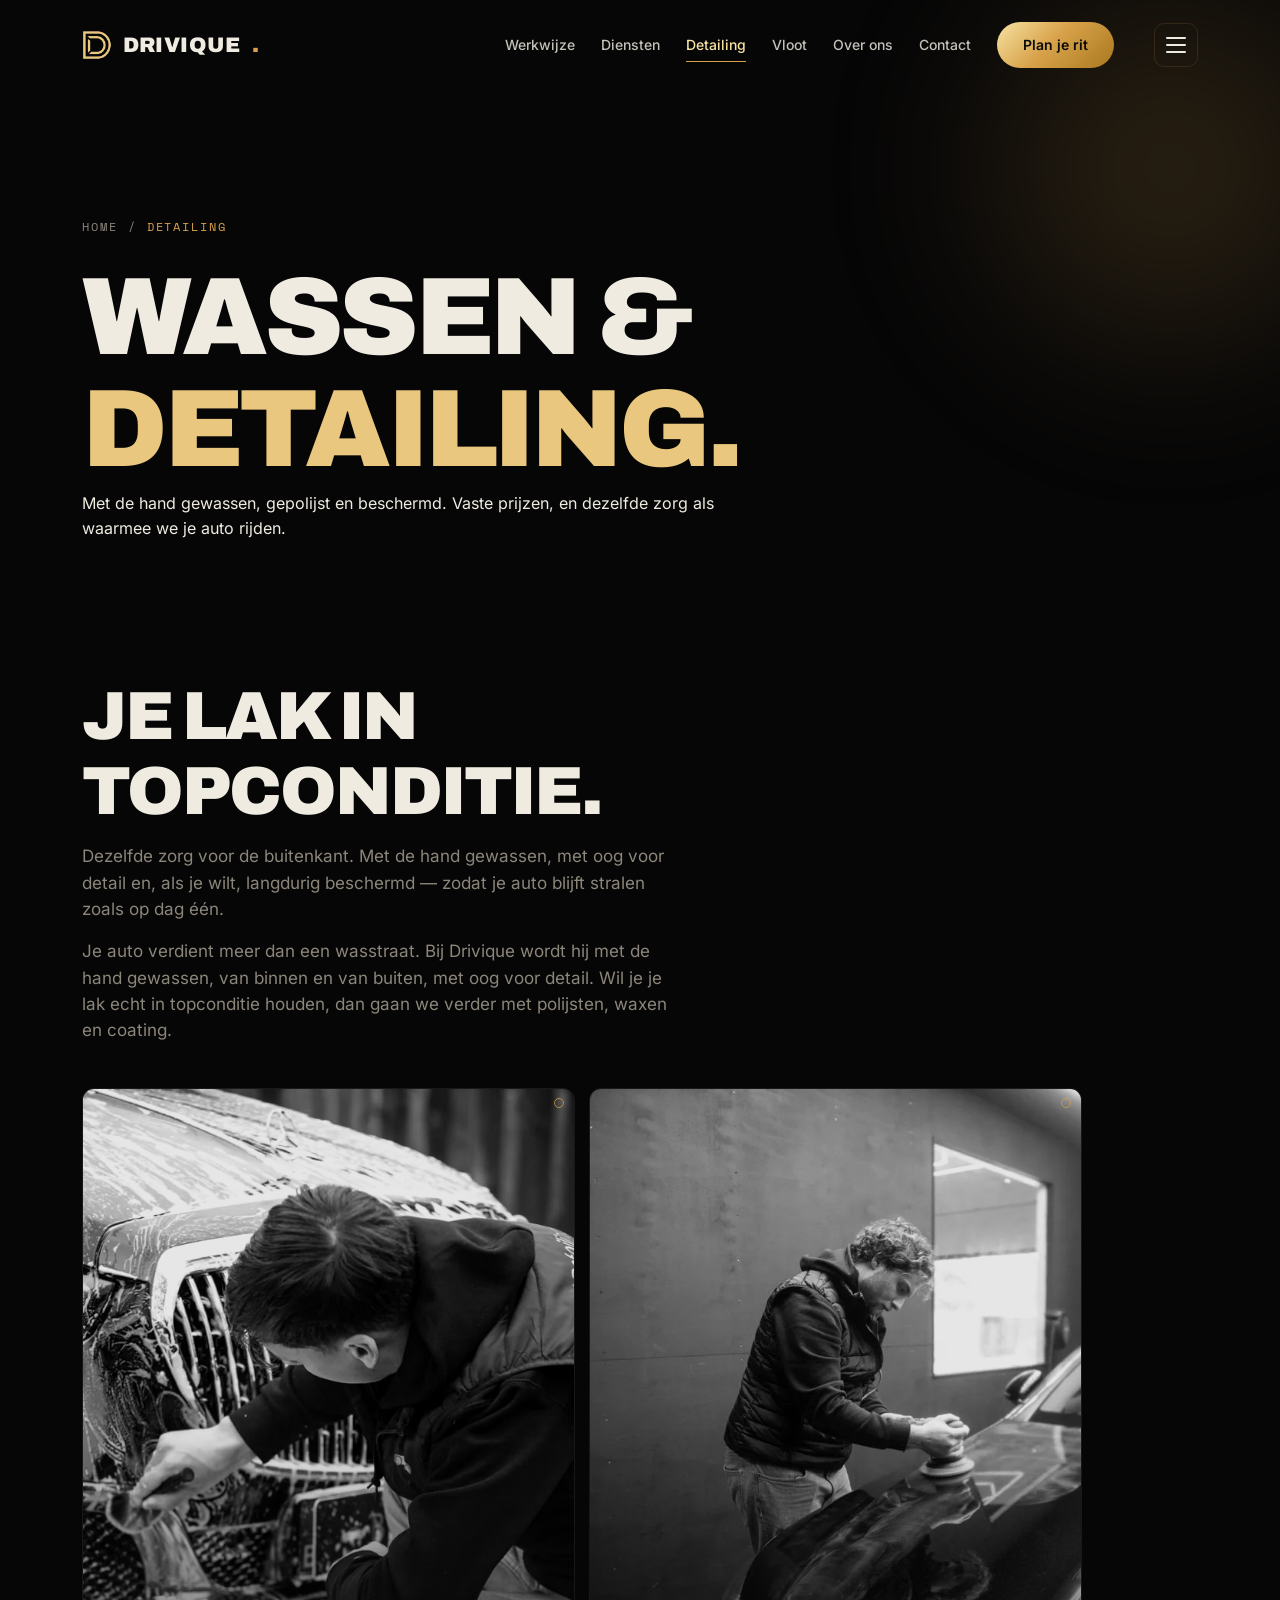
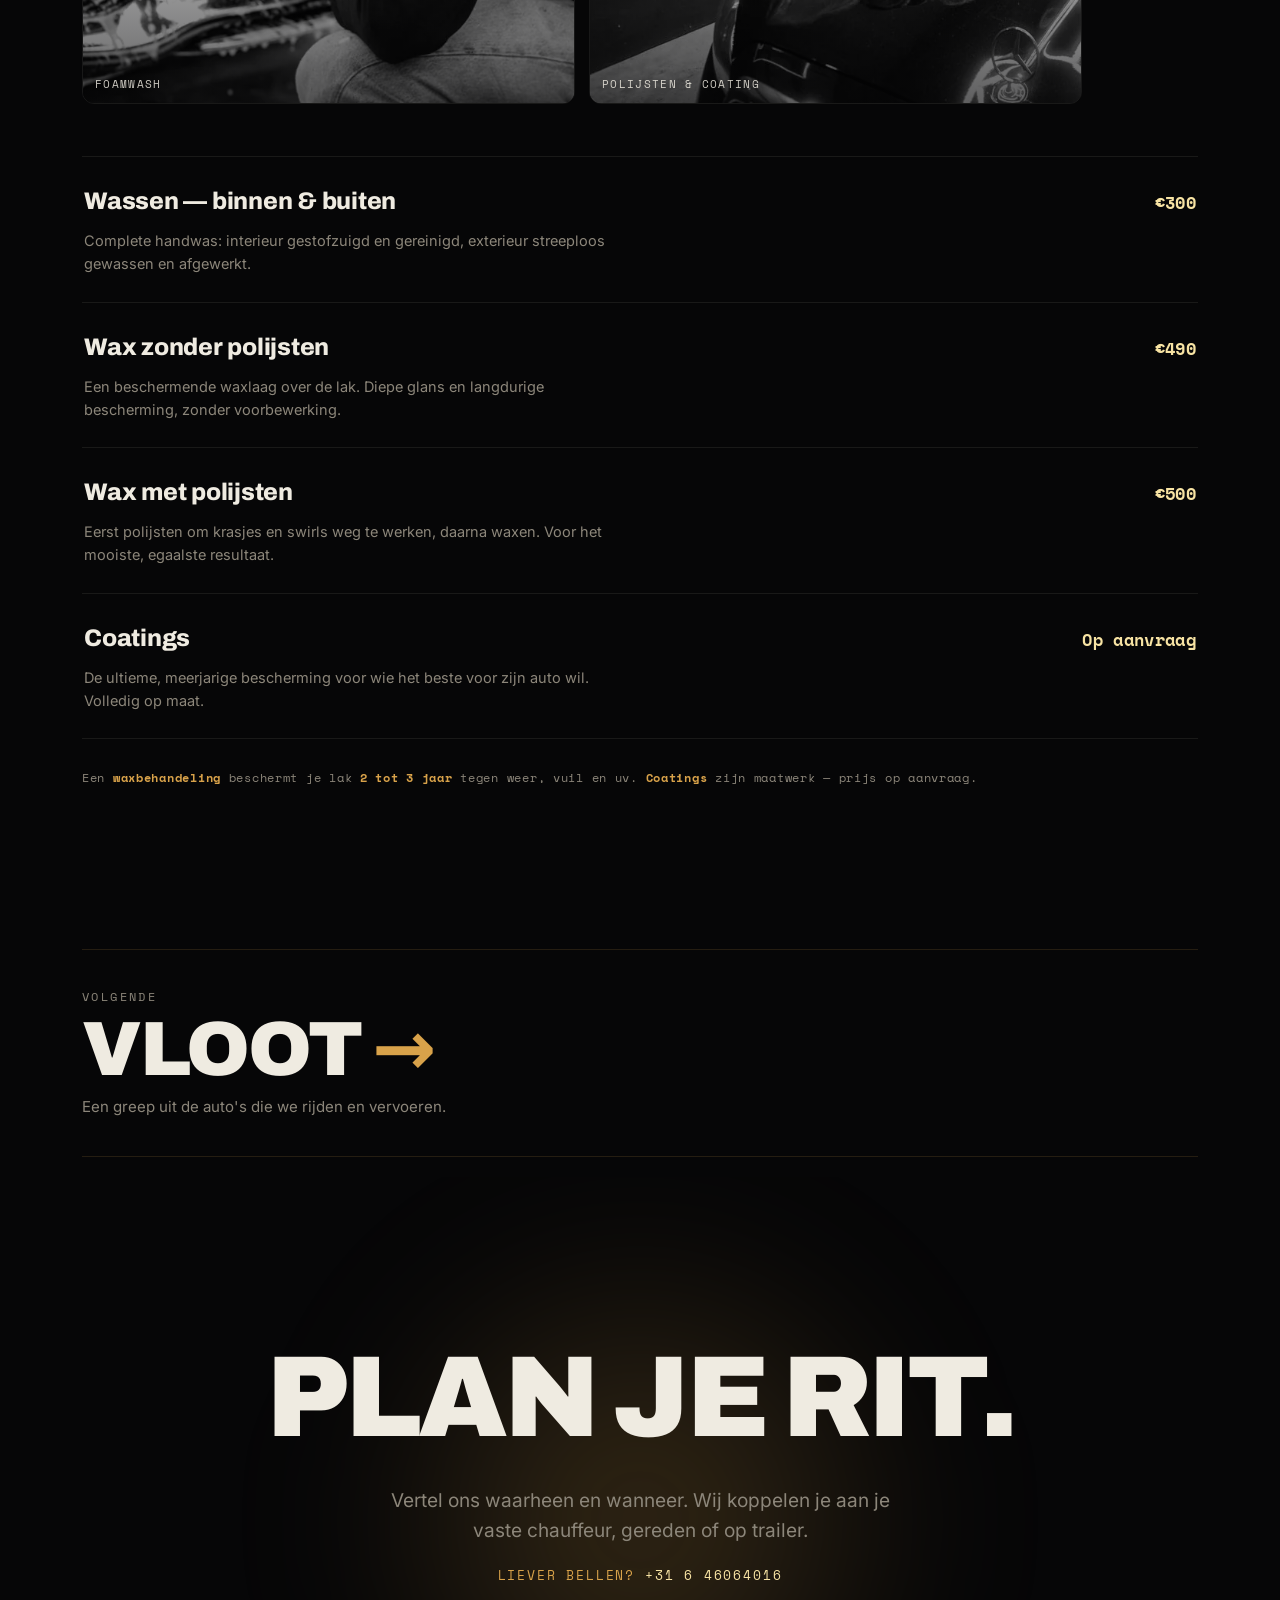
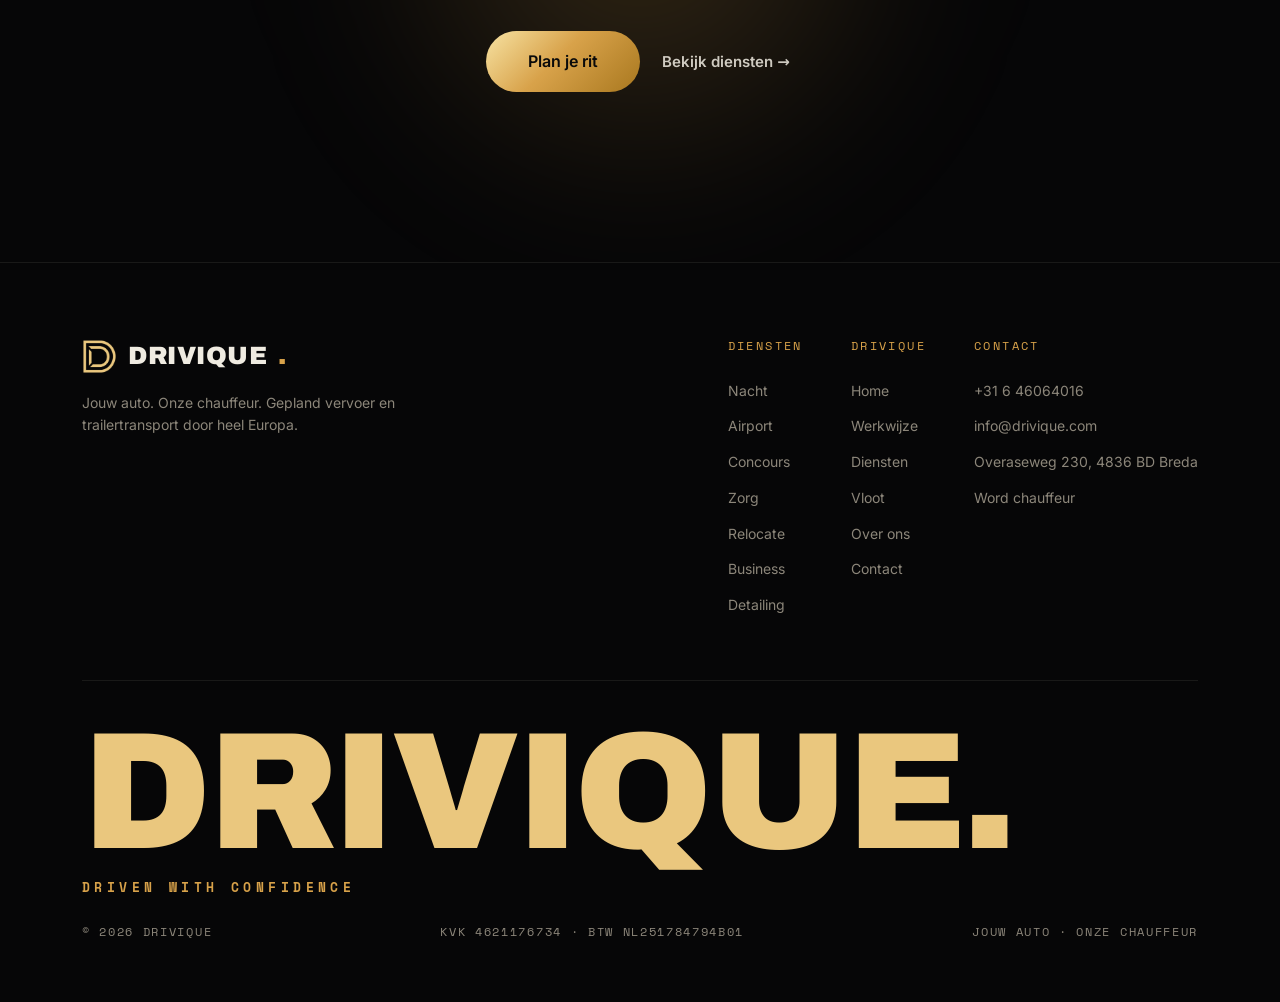
<file: detailing.html>
<!DOCTYPE html><html lang="nl"><head><meta charset="UTF-8"><meta name="viewport" content="width=device-width, initial-scale=1.0, viewport-fit=cover">
<meta name="color-scheme" content="dark">
<meta name="theme-color" content="#060607">
<link rel="icon" type="image/png" href="/images/logo.png"><link rel="apple-touch-icon" href="/apple-touch-icon.png"><title>Detailing & autopoetsen Breda — prijzen | Drivique</title>
<meta name="description" content="Autopoetsen en detailing in Breda: handwas binnen & buiten €300, wax zonder polijsten €490, wax met polijsten €500, coatings op aanvraag.">
<meta name="keywords" content="chauffeursdienst, chauffeur Breda, autotransport, auto laten vervoeren, trailertransport, autopoetsen, detailing Breda, auto ophalen en wegbrengen, chauffeur Europa, wagenparkbeheer">
<meta name="robots" content="index, follow">
<meta name="author" content="Drivique">
<link rel="canonical" href="https://drivique.com/detailing">
<meta property="og:type" content="website">
<meta property="og:site_name" content="Drivique">
<meta property="og:title" content="Detailing & autopoetsen Breda — prijzen | Drivique">
<meta property="og:description" content="Autopoetsen en detailing in Breda: handwas binnen & buiten €300, wax zonder polijsten €490, wax met polijsten €500, coatings op aanvraag.">
<meta property="og:url" content="https://drivique.com/detailing">
<meta property="og:image" content="https://drivique.com/og.jpg"><meta property="og:image:width" content="1200"><meta property="og:image:height" content="630"><meta property="og:image:alt" content="Drivique — chauffeursdienst en autotransport, Breda">
<meta property="og:locale" content="nl_NL">
<meta name="twitter:card" content="summary_large_image">
<meta name="twitter:title" content="Detailing & autopoetsen Breda — prijzen | Drivique">
<meta name="twitter:description" content="Autopoetsen en detailing in Breda: handwas binnen & buiten €300, wax zonder polijsten €490, wax met polijsten €500, coatings op aanvraag.">
<meta name="twitter:image" content="https://drivique.com/og.jpg"><link rel="preload" href="/fonts/archivo-latin-900-normal.woff2" as="font" type="font/woff2" crossorigin><link rel="preload" href="/fonts/inter-latin-400-normal.woff2" as="font" type="font/woff2" crossorigin><link rel="stylesheet" href="/fonts/fonts.css"><style>
  :root{--black:#060607;--panel:#0C0C0E;--panel2:#131315;--leather:#1A150D;--bone:#EFEBE1;--grey:#8C867A;--gold:#D8A24A;--gold-hi:#F7E3A3;--gold-deep:#A9781F;--line:rgba(216,162,74,.15);--hair:rgba(239,235,225,.08);--display:"Archivo",system-ui,sans-serif;--body:"Inter",system-ui,sans-serif;--serif:"Playfair Display",Georgia,serif;--mono:"Space Mono",ui-monospace,monospace;--grad:linear-gradient(135deg,#F7E3A3,#D8A24A 46%,#A9781F);--ease:cubic-bezier(.16,1,.3,1);color-scheme:dark;}
  *{box-sizing:border-box;margin:0;padding:0}
  html{scroll-behavior:smooth;-webkit-text-size-adjust:100%;text-size-adjust:100%;background:#060607}
  body{background:var(--black);color:var(--bone);font-family:var(--body);line-height:1.55;-webkit-font-smoothing:antialiased;overflow-x:hidden;min-height:100vh;-webkit-tap-highlight-color:transparent}
  .wrap{max-width:1180px;margin:0 auto;padding:0 32px}
  ::selection{background:var(--gold);color:#000}
  /* solid gold for large wordmarks (no clip bug) */
  .goldflat{color:#EAC77E}
  /* shimmer gold only for small accents */
  .gold{background:linear-gradient(110deg,#A9781F 0%,#F7E3A3 22%,#FFF7DE 30%,#E9C36A 44%,#B8823A 60%,#A9781F 100%);background-size:250% 100%;-webkit-background-clip:text;background-clip:text;color:transparent;animation:shimmer 8s linear infinite;padding-right:.12em;-webkit-box-decoration-break:clone;box-decoration-break:clone}
  @keyframes shimmer{0%{background-position:200% 0}100%{background-position:-60% 0}}
  .mline{display:block;overflow:hidden;padding-bottom:.1em;padding-right:.22em;margin-right:-.22em}
  .mline>span{display:block;transition:transform 1.15s var(--ease) var(--d,0s)}
  .js .mline>span{transform:translateY(116%)}
  .mline.in>span{transform:translateY(0)}
  .reveal{transition:opacity 1s var(--ease) var(--d,0s),transform 1s var(--ease) var(--d,0s)}
  .js .reveal{opacity:0;transform:translateY(34px)}
  .reveal.in{opacity:1;transform:none}
  #bar{position:fixed;top:0;left:0;height:2px;width:0;z-index:200;background:var(--grad)}
  nav{position:fixed;top:0;left:0;right:0;z-index:120;padding:22px 0;transition:background .5s var(--ease),padding .5s var(--ease),border-color .5s;border-bottom:1px solid transparent}
  nav.scrolled{background:rgba(6,6,7,.72);-webkit-backdrop-filter:blur(16px);backdrop-filter:blur(16px);padding:14px 0;border-bottom:1px solid var(--hair)}
  .nav-in{display:flex;align-items:center;justify-content:space-between}
  .logo{font-family:var(--display);font-weight:900;font-size:21px;letter-spacing:.02em;text-transform:uppercase}
  .logo .d{color:var(--gold)}
  .nav-links{display:flex;gap:34px;align-items:center}
  .nav-links a:not(.btn){display:none}
  .nav-links a:not(.btn)::after{content:"";position:absolute;left:0;bottom:-5px;width:0;height:1px;background:var(--gold);transition:width .4s var(--ease)}
  .nav-links a:not(.btn):hover::after{width:100%}
  .btn{display:inline-block;font-family:var(--body);font-weight:600;font-size:14px;color:#0A0A0A;background:var(--grad);border:none;border-radius:100px;padding:12px 26px;cursor:pointer;position:relative;overflow:hidden;text-decoration:none;transition:transform .4s var(--ease),box-shadow .4s var(--ease)}
  .btn:hover{transform:translateY(-2px);box-shadow:0 14px 40px rgba(216,162,74,.35)}
  .btn::after{content:"";position:absolute;top:0;left:-120%;width:60%;height:100%;background:linear-gradient(105deg,transparent,rgba(255,255,255,.55),transparent);transform:skewX(-18deg);transition:left .7s var(--ease)}
  .btn:hover::after{left:170%}
  .btn.lg{font-size:16px;padding:18px 42px}
  .hero{position:relative;min-height:100vh;min-height:100svh;display:flex;align-items:center;overflow:hidden}
  .glow{position:absolute;border-radius:50%;filter:blur(80px);opacity:.45;will-change:transform}
  .glow.a{width:540px;height:540px;background:radial-gradient(circle,rgba(216,162,74,.5),transparent 70%);top:-90px;right:-40px}
  .glow.b{width:440px;height:440px;background:radial-gradient(circle,rgba(169,120,31,.5),transparent 70%);bottom:-140px;left:-120px}
  .sweep{position:absolute;top:0;bottom:0;left:-60%;width:48%;background:linear-gradient(105deg,transparent,rgba(247,227,163,.2) 45%,transparent);filter:blur(12px);animation:sweep 2.8s var(--ease) .3s both;pointer-events:none}
  @keyframes sweep{0%{left:-60%;opacity:0}20%{opacity:1}100%{left:135%;opacity:0}}
  .hero::before{content:"";position:absolute;inset:0;background:radial-gradient(130% 90% at 62% 32%,transparent 42%,rgba(0,0,0,.72));pointer-events:none}
  .hero-in{position:relative;z-index:3}
  .eyebrow{display:inline-flex;align-items:center;gap:10px;font-family:var(--mono);font-size:11px;font-weight:700;letter-spacing:.24em;text-transform:uppercase;color:var(--gold)}
  .js .eyebrow{opacity:0;transform:translateY(14px);animation:fade .9s var(--ease) .3s forwards}
  .eyebrow::before{content:"";width:6px;height:6px;border-radius:50%;background:var(--gold);box-shadow:0 0 12px var(--gold)}
  @keyframes fade{to{opacity:1;transform:none}}
  .hero h1{font-family:var(--display);font-weight:900;font-size:clamp(52px,11vw,168px);line-height:.84;letter-spacing:-.015em;text-transform:uppercase;margin:22px 0 8px;overflow:visible;white-space:nowrap}
  .hero .tag{font-family:var(--display);font-weight:800;font-size:clamp(22px,4.4vw,46px);letter-spacing:-.01em;line-height:1.02}
  .hero .tag .sep{color:var(--gold);font-weight:400;margin:0 .2em}
  .hero p.lead{max-width:540px;margin-top:28px;color:var(--grey);font-size:clamp(15px,1.7vw,18px)}
  .hero .cta{margin-top:38px;display:flex;gap:24px;flex-wrap:wrap;align-items:center}
  .ghost{color:var(--bone);text-decoration:none;font-weight:600;font-size:15px;display:inline-flex;align-items:center;gap:8px;opacity:.85;transition:gap .3s var(--ease),color .3s}
  .ghost:hover{color:var(--gold-hi);gap:12px}
  .scrollcue{position:absolute;bottom:28px;left:50%;transform:translateX(-50%);z-index:3;font-family:var(--mono);font-size:10px;letter-spacing:.32em;text-transform:uppercase;color:var(--grey);animation:blink 2.8s ease-in-out infinite}
  @keyframes blink{0%,100%{opacity:.3}50%{opacity:.85}}
  .sec{padding:150px 0}
  .kick{font-family:var(--mono);font-size:11px;letter-spacing:.24em;text-transform:uppercase;color:var(--grey);margin-bottom:26px;display:inline-block}
  .kick em{font-style:normal;color:var(--gold);margin-right:14px}
  h2.big{font-family:var(--display);font-weight:900;font-size:clamp(34px,5.6vw,68px);line-height:1;letter-spacing:-.03em;text-transform:uppercase}
  .stmt{padding:140px 0;text-align:center}
  .stmt h2{font-family:var(--display);font-weight:900;font-size:clamp(40px,8.4vw,116px);line-height:.9;letter-spacing:-.035em;text-transform:uppercase}
  .stmt p{max-width:54ch;margin:34px auto 0;color:var(--grey);font-size:18px}
  .stats{display:grid;grid-template-columns:repeat(4,1fr);gap:1px;background:var(--hair);border-top:1px solid var(--hair);border-bottom:1px solid var(--hair)}
  .stat{background:var(--black);padding:52px 24px;text-align:center}
  .stat .n{font-family:var(--display);font-weight:900;font-size:clamp(44px,7vw,82px);line-height:1;letter-spacing:-.02em}
  .stat .l{font-family:var(--mono);font-size:11px;letter-spacing:.14em;text-transform:uppercase;color:var(--grey);margin-top:16px}
  .steps{display:grid;grid-template-columns:repeat(3,1fr);gap:24px;margin-top:64px}
  .step{border:1px solid var(--line);border-radius:16px;padding:40px;background:linear-gradient(180deg,var(--panel),var(--black))}
  .step .no{font-family:var(--mono);font-size:12px;color:var(--gold);letter-spacing:.2em}
  .step h3{font-family:var(--display);font-weight:800;font-size:25px;letter-spacing:-.01em;margin:20px 0 12px}
  .step p{color:var(--grey);font-size:15.5px}
  .pin-outer{height:260vh;position:relative}
  .pin-inner{position:sticky;top:0;height:100vh;display:flex;align-items:center;overflow:hidden;background:var(--black)}
  .pin-bg{position:absolute;inset:0;background:radial-gradient(85% 65% at 50% 42%,rgba(216,162,74,.09),transparent 60%)}
  .frame{position:absolute;inset:0;display:flex;align-items:center;opacity:0;transition:opacity .8s var(--ease),transform .8s var(--ease);transform:translateY(28px);pointer-events:none}
  .frame.active{opacity:1;transform:none}
  .frame .wrap{width:100%}
  .frame .idx{font-family:var(--mono);font-size:12px;letter-spacing:.22em;color:var(--gold);text-transform:uppercase}
  .frame h3{font-family:var(--display);font-weight:900;font-size:clamp(46px,10vw,128px);line-height:.88;letter-spacing:-.035em;text-transform:uppercase;margin:20px 0 22px}
  .frame p{max-width:52ch;color:var(--grey);font-size:clamp(16px,1.9vw,20px)}
  .frame .zero{font-family:var(--display);font-weight:900;font-size:clamp(60px,17vw,250px);line-height:.8;position:absolute;right:5%;top:50%;transform:translateY(-50%);opacity:.12}
  .pin-nav{position:absolute;bottom:46px;left:50%;transform:translateX(-50%);display:flex;gap:10px}
  .dot{width:36px;height:3px;border-radius:3px;background:rgba(239,235,225,.18);transition:background .5s var(--ease)}
  .dot.on{background:var(--grad)}
  .quote{padding:160px 0;text-align:center}
  .quote blockquote{font-family:var(--serif);font-style:italic;font-weight:600;font-size:clamp(30px,5.6vw,68px);line-height:1.05;letter-spacing:-.01em;max-width:17ch;margin:0 auto}
  .quote cite{display:block;margin-top:30px;font-family:var(--mono);font-size:11px;letter-spacing:.24em;text-transform:uppercase;color:var(--grey);font-style:normal}
  .svc-head{display:flex;justify-content:space-between;align-items:flex-end;flex-wrap:wrap;gap:24px;margin-bottom:56px}
  .svc-grid{display:grid;grid-template-columns:repeat(3,1fr);gap:20px}
  .card{border:1px solid var(--line);border-radius:18px;padding:38px;background:var(--panel);position:relative;overflow:hidden;transition:transform .5s var(--ease),border-color .5s var(--ease)}
  .card:hover{transform:translateY(-6px);border-color:var(--gold)}
  .card::after{content:"";position:absolute;inset:0;background:linear-gradient(135deg,rgba(216,162,74,.1),transparent 48%);opacity:0;transition:opacity .5s var(--ease)}
  .card:hover::after{opacity:1}
  .card.flag{grid-column:span 2;background:linear-gradient(120deg,var(--leather),var(--panel))}
  .card .t{font-family:var(--mono);font-size:11px;letter-spacing:.2em;text-transform:uppercase;color:var(--gold);position:relative;z-index:2}
  .card h3{font-family:var(--display);font-weight:800;font-size:29px;letter-spacing:-.01em;margin:18px 0 12px;position:relative;z-index:2}
  .card p{color:var(--grey);font-size:15.5px;max-width:46ch;position:relative;z-index:2}
  .card-link{position:relative;z-index:2;display:inline-block;margin-top:16px;font-family:var(--mono);font-size:11px;letter-spacing:.14em;text-transform:uppercase;color:var(--gold);text-decoration:none}
  .card-link:hover{color:var(--gold-hi)}
  .trust{display:flex;flex-wrap:wrap;gap:12px;justify-content:center;margin-top:56px}
  .badge{font-family:var(--mono);font-size:12.5px;letter-spacing:.04em;border:1px solid var(--line);border-radius:100px;padding:11px 20px;color:var(--bone)}
  .badge b{color:var(--gold);font-weight:700;margin-right:6px}
  /* fleet: highlight + uniform strip, tap to reveal colour */
  .fleet{padding:150px 0 60px}
  .fleet .head{display:flex;align-items:baseline;justify-content:space-between;flex-wrap:wrap;gap:10px;margin-bottom:36px}
  .fleet .head p{color:var(--grey);font-size:14px;max-width:44ch}
  .hl{position:relative;border-radius:18px;overflow:hidden;border:1px solid var(--line);margin-bottom:14px;aspect-ratio:1500/640;cursor:pointer}
  .hl img{position:absolute;inset:0;width:100%;height:100%;object-fit:cover;display:block}
  .hl img.c{filter:contrast(1.03)}
  .hl img.bw{filter:grayscale(1) contrast(1.03) brightness(.9);opacity:1;transition:opacity .7s var(--ease)}
  .hl.lit img.bw{opacity:0}
  .hl::after{content:"";position:absolute;inset:0;background:linear-gradient(90deg,rgba(6,6,7,.7),transparent 55%);pointer-events:none}
  .hl .cap{position:absolute;left:32px;bottom:28px;z-index:3}
  .hl .cap .k{font-family:var(--mono);font-size:11px;letter-spacing:.2em;text-transform:uppercase;color:var(--gold-hi)}
  .hl .cap h3{font-family:var(--display);font-weight:900;font-size:clamp(26px,4vw,44px);letter-spacing:-.02em;text-transform:uppercase;margin-top:8px}
  .tapc{position:absolute;right:16px;top:14px;z-index:3;font-family:var(--mono);font-size:10px;letter-spacing:.14em;text-transform:uppercase;color:var(--bone);opacity:.72;display:inline-flex;align-items:center;gap:7px;pointer-events:none}
  .tapc::before{content:"";width:7px;height:7px;border-radius:50%;border:1px solid var(--gold);background:transparent;transition:background .4s}
  .lit .tapc::before{background:var(--gold)}
  .strip{display:grid;grid-template-columns:repeat(6,1fr);gap:14px}
  .shot{position:relative;border-radius:12px;overflow:hidden;aspect-ratio:4/3;border:1px solid var(--hair);cursor:pointer}
  .shot img{position:absolute;inset:0;width:100%;height:100%;object-fit:cover;display:block}
  .shot img.c{filter:contrast(1.03)}
  .shot img.bw{filter:grayscale(1) contrast(1.02) brightness(.9);opacity:.85;transition:opacity .6s var(--ease)}
  .shot:hover img.bw{opacity:.72}
  .shot.lit img.bw{opacity:0}
  .shot span:not(.tapc){position:absolute;left:12px;bottom:9px;z-index:3;font-family:var(--mono);font-size:9px;letter-spacing:.12em;text-transform:uppercase;color:var(--bone);opacity:.85}
  .shot::after{content:"";position:absolute;inset:0;z-index:1;background:linear-gradient(180deg,transparent 55%,rgba(6,6,7,.6));pointer-events:none}
  .shot .tapc{right:10px;top:9px}
  .shot .tapc::before{width:8px;height:8px}

  .about{padding:150px 0}
  .about .grid{display:grid;grid-template-columns:0.9fr 1.1fr;gap:64px;align-items:start}
  .about .lead-h{font-family:var(--display);font-weight:900;font-size:clamp(30px,4.4vw,56px);line-height:1;letter-spacing:-.03em;text-transform:uppercase}
  .about .lead-h .gsmall{display:block;font-family:var(--mono);font-size:12px;letter-spacing:.24em;color:var(--gold);text-transform:uppercase;margin-bottom:20px;font-weight:700}
  .about .sig{margin-top:34px;font-family:var(--serif);font-style:italic;font-size:26px;color:var(--gold-hi)}
  .about .sig small{display:block;font-family:var(--mono);font-style:normal;font-size:11px;letter-spacing:.14em;text-transform:uppercase;color:var(--grey);margin-top:8px}
  .about .body p{color:#cfc9bd;font-size:16px;line-height:1.8;margin-bottom:18px}
  
  
  @media(max-width:900px){.about .grid{grid-template-columns:1fr;gap:32px}}
  .final{text-align:center;padding:170px 0;position:relative;overflow:hidden}
  .final .glow2{position:absolute;width:680px;height:680px;border-radius:50%;background:radial-gradient(circle,rgba(216,162,74,.24),transparent 65%);top:50%;left:50%;transform:translate(-50%,-50%);filter:blur(70px)}
  .final h2{position:relative;font-family:var(--display);font-weight:900;font-size:clamp(42px,9vw,124px);line-height:.88;letter-spacing:-.035em;text-transform:uppercase}
  .final p{position:relative;color:var(--grey);font-size:19px;margin:26px auto 10px;max-width:46ch}
  .final .call{position:relative;font-family:var(--mono);font-size:13px;letter-spacing:.14em;text-transform:uppercase;color:var(--gold);margin-bottom:36px}
  .final .cta-row{position:relative;display:flex;gap:18px;justify-content:center;flex-wrap:wrap}
  footer{border-top:1px solid var(--hair);padding:74px 0 60px}
  .foot-top{display:flex;justify-content:space-between;flex-wrap:wrap;gap:34px;margin-bottom:56px}
  .foot-links{display:flex;gap:48px;flex-wrap:wrap}
  .foot-col h4{font-family:var(--mono);font-size:11px;letter-spacing:.2em;text-transform:uppercase;color:var(--gold);margin-bottom:18px}
  .foot-col a{display:block;color:var(--grey);text-decoration:none;font-size:14px;margin-bottom:11px}
  .foot-col a:hover{color:var(--bone)}
  .foot-word{font-family:var(--display);font-weight:900;font-size:clamp(52px,13vw,168px);text-transform:uppercase;letter-spacing:-.02em;line-height:.82;border-top:1px solid var(--hair);padding-top:44px;overflow:visible;white-space:nowrap}
  .foot-meta{display:flex;justify-content:space-between;flex-wrap:wrap;gap:14px;margin-top:26px;font-family:var(--mono);font-size:11px;letter-spacing:.14em;text-transform:uppercase;color:var(--grey)}
  @media(max-width:900px){
    .glow{opacity:.28;filter:blur(70px)}
    .nav-links a:not(.btn){display:none}
    .stats{grid-template-columns:repeat(2,1fr)}
    .steps,.svc-grid{grid-template-columns:1fr}
    .card.flag{grid-column:auto}
    .strip{grid-template-columns:repeat(2,1fr)}
    .hl .cap{left:20px;bottom:18px}
    .sec{padding:96px 0}.frame .zero{display:none}
  }
  @media(prefers-reduced-motion:reduce){.eyebrow{animation:none!important;opacity:1!important;transform:none!important}.glow{display:none}}

  .modal{position:fixed;inset:0;z-index:300;display:none;align-items:center;justify-content:center;padding:22px}
  .modal.open{display:flex}
  .modal .ov{position:absolute;inset:0;background:rgba(4,4,6,.74);-webkit-backdrop-filter:blur(6px);backdrop-filter:blur(6px)}
  .modal .panel{position:relative;z-index:2;width:100%;max-width:560px;max-height:92vh;overflow:auto;background:linear-gradient(180deg,#101013,#08080a);border:1px solid var(--line);border-radius:20px;padding:40px 38px;box-shadow:0 40px 120px rgba(0,0,0,.6)}
  .modal .x{position:absolute;top:14px;right:18px;z-index:3;background:none;border:none;color:var(--grey);font-size:26px;line-height:1;cursor:pointer}
  .modal .x:hover{color:var(--gold)}
  .modal .k{font-family:var(--mono);font-size:11px;letter-spacing:.22em;text-transform:uppercase;color:var(--gold);display:block;margin-bottom:12px}
  .modal h3{font-family:var(--display);font-weight:900;font-size:32px;letter-spacing:-.02em;text-transform:uppercase;line-height:.95}
  .modal .sub{color:var(--grey);font-size:14px;margin-top:10px;margin-bottom:22px}
  .modal label{display:block;font-family:var(--mono);font-size:10px;letter-spacing:.16em;text-transform:uppercase;color:var(--gold);margin:16px 0 7px}
  .modal input,.modal select{width:100%;background:#08080a;border:1px solid var(--line);border-radius:10px;color:var(--bone);font-family:var(--body);font-size:15px;padding:13px 14px;outline:none;transition:border-color .3s}
  .modal input::placeholder{color:#5c584f}
  .modal input:focus,.modal select:focus{border-color:var(--gold)}
  .modal input[type=date],.modal input[type=time]{color-scheme:dark}
  .modal select{appearance:none;-webkit-appearance:none;background-image:linear-gradient(45deg,transparent 50%,var(--gold) 50%),linear-gradient(135deg,var(--gold) 50%,transparent 50%);background-position:calc(100% - 20px) 20px,calc(100% - 14px) 20px;background-size:6px 6px,6px 6px;background-repeat:no-repeat}
  .modal .row2{display:grid;grid-template-columns:1fr 1fr;gap:14px}
  .modal .send{margin-top:28px;width:100%;text-align:center;border:none;font-size:16px;padding:17px}
  .modal .note{margin-top:14px;text-align:center;font-family:var(--mono);font-size:10.5px;letter-spacing:.12em;text-transform:uppercase;color:var(--grey)}
  .modal .note b{color:var(--gold-hi)}
  @media(max-width:560px){.modal .row2{grid-template-columns:1fr}.modal .panel{padding:32px 24px}}

  .adm{position:fixed;inset:0;z-index:500;display:none;align-items:center;justify-content:center;padding:22px;background:radial-gradient(120% 90% at 50% 20%,rgba(216,162,74,.08),transparent 60%),rgba(3,3,4,.96)}
  .adm.open{display:flex}
  .adm-scan{position:absolute;inset:0;pointer-events:none;background:repeating-linear-gradient(180deg,rgba(216,162,74,.04) 0,rgba(216,162,74,.04) 1px,transparent 1px,transparent 4px);opacity:.5}
  .adm-scan::after{content:"";position:absolute;left:0;right:0;height:120px;background:linear-gradient(180deg,transparent,rgba(216,162,74,.12),transparent);animation:admscan 5s linear infinite}
  @keyframes admscan{0%{top:-120px}100%{top:100%}}
  .adm-box{position:relative;z-index:2;width:100%;max-width:420px;background:linear-gradient(180deg,#0f0f11,#08080a);border:1px solid var(--line);border-radius:18px;padding:38px}
  .adm-dash{max-width:860px;max-height:90vh;overflow:auto}
  .adm-x{position:absolute;top:12px;right:16px;background:none;border:none;color:var(--grey);font-size:24px;cursor:pointer}
  .adm-x:hover{color:var(--gold)}
  .adm-k{font-family:var(--mono);font-size:11px;letter-spacing:.24em;text-transform:uppercase;color:var(--gold);margin-bottom:10px}
  .adm h3{font-family:var(--display);font-weight:900;font-size:26px;text-transform:uppercase;letter-spacing:-.01em}
  .adm h3 span{color:var(--gold)}
  .adm-sub{color:var(--grey);font-size:13px;margin:8px 0 18px}
  .adm input,.adm select{width:100%;background:#08080a;border:1px solid var(--line);border-radius:10px;color:var(--bone);font-family:var(--mono);font-size:14px;padding:12px 14px;outline:none}
  .adm input:focus,.adm select:focus{border-color:var(--gold)}
  .adm-err{color:#e0663f;font-family:var(--mono);font-size:12px;margin-top:12px;min-height:16px;letter-spacing:.05em}
  .adm-granted{font-family:var(--mono);letter-spacing:.3em;color:var(--gold-hi);text-align:center;padding:20px 0;font-size:14px;text-transform:uppercase}
  .adm-head{display:flex;justify-content:space-between;align-items:flex-end;gap:16px;flex-wrap:wrap;margin-bottom:22px}
  .adm-tools{display:flex;gap:8px;flex-wrap:wrap}
  .adm-tools select,.adm-tools button{width:auto;font-family:var(--mono);font-size:11px;letter-spacing:.08em;text-transform:uppercase;padding:9px 13px;background:#0c0c0e;border:1px solid var(--line);border-radius:8px;color:var(--bone);cursor:pointer}
  .adm-tools button:hover{border-color:var(--gold);color:var(--gold-hi)}
  .adm-list{display:flex;flex-direction:column;gap:10px}
  .adm-empty{color:var(--grey);font-family:var(--mono);font-size:13px;padding:30px 0;text-align:center}
  .rq{border:1px solid var(--line);border-radius:12px;padding:16px 18px;background:#0b0b0d}
  .rq.done{opacity:.5}
  .rq .rq-top{display:flex;justify-content:space-between;align-items:center;gap:10px;margin-bottom:10px}
  .rq .rq-d{font-family:var(--mono);font-size:11px;letter-spacing:.12em;text-transform:uppercase;color:var(--gold)}
  .rq .rq-ts{font-family:var(--mono);font-size:10px;color:var(--grey)}
  .rq .rq-grid{display:grid;grid-template-columns:repeat(2,1fr);gap:6px 20px;font-size:13.5px;color:#cfc9bd}
  .rq .rq-grid b{color:var(--grey);font-weight:400;font-family:var(--mono);font-size:10px;letter-spacing:.1em;text-transform:uppercase;display:block;margin-bottom:1px}
  .rq a{color:var(--gold-hi);text-decoration:none}
  .rq .rq-act{display:flex;gap:8px;margin-top:12px}
  .rq .rq-act button{font-family:var(--mono);font-size:10px;letter-spacing:.08em;text-transform:uppercase;padding:6px 10px;background:transparent;border:1px solid var(--line);border-radius:7px;color:var(--grey);cursor:pointer}
  .rq .rq-act button:hover{border-color:var(--gold);color:var(--gold-hi)}
  .adm-note{margin-top:20px;font-family:var(--mono);font-size:10px;letter-spacing:.06em;color:var(--grey);line-height:1.7;border-top:1px solid var(--hair);padding-top:16px}

  .price-intro{color:var(--grey);font-size:17px;max-width:54ch;margin-top:12px}
  .pricelist{margin-top:52px;border-top:1px solid var(--hair)}
  .prow{display:flex;justify-content:space-between;align-items:baseline;gap:28px;padding:26px 2px;border-bottom:1px solid var(--hair)}
  .pname{font-family:var(--display);font-weight:800;font-size:clamp(20px,2.4vw,24px);letter-spacing:-.01em}
  .pname .pdesc{display:block;font-family:var(--body);font-weight:400;font-size:14.5px;color:var(--grey);letter-spacing:0;line-height:1.6;margin-top:9px;max-width:58ch}
  .pprice{font-family:var(--mono);font-weight:700;font-size:17px;color:var(--gold-hi);white-space:nowrap;letter-spacing:.02em}
  .strip3{display:grid;grid-template-columns:repeat(2,1fr);gap:14px;margin:44px 0 0;max-width:840px}
  .strip3 .shot{aspect-ratio:4/5}
  @media(max-width:900px){.strip3{grid-template-columns:1fr;max-width:420px}}
  .pnote{margin-top:28px;font-family:var(--mono);font-size:11px;letter-spacing:.06em;color:var(--grey);line-height:1.8}
  .pnote b{color:var(--gold)}

  .sr-only{position:absolute;width:1px;height:1px;padding:0;margin:-1px;overflow:hidden;clip:rect(0,0,0,0);white-space:nowrap;border:0}
  .logo{display:flex;align-items:center;gap:11px}
  .brandmark{height:1.4em;width:auto;display:block}
  .hero-mark{height:clamp(58px,9vw,112px);width:auto;display:block;margin-bottom:26px}
  .js .hero-mark{opacity:0;transform:translateY(14px) scale(.96);animation:markin 1s var(--ease) .15s forwards}
  @keyframes markin{to{opacity:1;transform:none}}
  .slogan{font-family:var(--mono);font-weight:700;font-size:clamp(10px,1.35vw,12.5px);letter-spacing:.34em;text-transform:uppercase;color:var(--gold)}

  .burger{display:flex;flex-direction:column;justify-content:center;gap:5px;width:44px;height:44px;background:none;border:1px solid var(--line);border-radius:10px;cursor:pointer;padding:0 11px;transition:border-color .3s;margin-left:14px}
  .burger:hover{border-color:var(--gold)}
  .burger span{display:block;height:2px;width:100%;background:var(--bone);border-radius:2px;transition:transform .4s var(--ease),opacity .3s}
  .burger.open span:nth-child(1){transform:translateY(7px) rotate(45deg)}
  .burger.open span:nth-child(2){opacity:0}
  .burger.open span:nth-child(3){transform:translateY(-7px) rotate(-45deg)}
  .menu{position:fixed;inset:0;z-index:150;background:rgba(6,6,7,.98);-webkit-backdrop-filter:blur(10px);backdrop-filter:blur(10px);opacity:0;visibility:hidden;transition:opacity .45s var(--ease),visibility .45s;display:flex;flex-direction:column;justify-content:center;padding:96px 32px 40px}
  .menu.open{opacity:1;visibility:visible}
  .menu-inner{max-width:1000px;margin:0 auto;width:100%;display:grid;grid-template-columns:1fr 1fr;gap:40px}
  .menu-col .menu-h{font-family:var(--mono);font-size:11px;letter-spacing:.24em;text-transform:uppercase;color:var(--gold);display:block;margin-bottom:18px;padding-bottom:12px;border-bottom:1px solid var(--hair)}
  .menu-col a{display:block;font-family:var(--display);font-weight:800;font-size:clamp(22px,3.4vw,34px);letter-spacing:-.02em;text-transform:uppercase;color:var(--bone);text-decoration:none;padding:7px 0;transition:color .25s,transform .35s var(--ease);transform:translateY(12px);opacity:0}
  .menu.open .menu-col a{transform:none;opacity:1}
  .menu-col a:hover{color:var(--gold)}
  .menu-foot{max-width:1000px;margin:44px auto 0;width:100%;display:flex;align-items:center;gap:22px;flex-wrap:wrap;border-top:1px solid var(--hair);padding-top:26px}
  .menu-foot a:not(.btn){font-family:var(--mono);font-size:12px;letter-spacing:.1em;color:var(--grey);text-decoration:none}
  .menu-foot a:not(.btn):hover{color:var(--gold-hi)}
  .menu-foot .btn{margin-left:auto}
  @media(max-width:640px){.menu-inner{grid-template-columns:1fr;gap:30px}.menu-foot .btn{margin-left:0;width:100%;text-align:center}}

/* ================= v4: responsive, mobile & large-screen polish ================= */
:root{--gutter:32px}
@media(max-width:600px){:root{--gutter:20px}}
.wrap{padding-left:max(var(--gutter),env(safe-area-inset-left))!important;padding-right:max(var(--gutter),env(safe-area-inset-right))!important}
h1,h2,h3,blockquote{text-wrap:balance}
p,li{text-wrap:pretty}
.btn{white-space:nowrap}
a.logo{text-decoration:none;color:var(--bone);min-height:44px}
.tapc{font-size:11px}
.statwrap{padding-top:20px;padding-bottom:70px}

/* nav */
.nav-links{gap:26px}
@media(min-width:1100px){
 .nav-links a:not(.btn){display:inline-block;color:var(--bone);text-decoration:none;font-size:14px;font-weight:500;opacity:.82;position:relative;padding:12px 0;transition:opacity .3s}
 .nav-links a:not(.btn):hover{opacity:1}
 .nav-links a:not(.btn)::after{bottom:6px}
}
@media(max-width:600px){
 nav{padding:14px 0}
 .logo{font-size:17px;gap:8px}
 .nav-links{gap:8px}
 .nav-links .btn{padding:11px 16px;font-size:13px}
 .burger{margin-left:4px}
}
@media(max-width:359px){.nav-links .btn{display:none}}

/* hero */
.hero-in{width:100%;padding-top:110px;padding-bottom:90px}
/* 'DRIVIQUE.' is 5.66em wide in Archivo 900: 15vw keeps it inside the gutters on every phone */
.hero h1{font-size:clamp(44px,15vw,168px);font-size:clamp(44px,min(15vw,26vh),168px)}
.hero p.lead{font-size:clamp(16px,1.7vw,19px)}
@media(max-height:640px){.scrollcue{display:none}}
@media(max-width:600px){.eyebrow{letter-spacing:.16em}.hero .cta{gap:14px}}

/* readable minimums for the mono labels */
.eyebrow,.kick,.stat .l,.card .t,.card-link,.quote cite,.pnote,.foot-col h4,.foot-meta,.hl .cap .k,.about .sig small,.menu-col .menu-h,.modal .k,.modal .note{font-size:12px}
.slogan{font-size:clamp(11px,1.35vw,13px)}
.scrollcue{font-size:11px}
.modal label{font-size:11px}
.shot span:not(.tapc){font-size:11px;left:12px;bottom:10px}

/* tap targets */
.card-link{display:inline-flex;align-items:center;min-height:44px;margin-top:6px}
.ghost{min-height:44px;padding:0 4px}
.foot-col a{padding:6px 0;margin-bottom:2px}
.final .call a{display:inline-block;padding:10px 0}

/* section rhythm on phones */
@media(max-width:600px){
 .sec{padding-top:84px;padding-bottom:84px}
 .stmt{padding-top:96px;padding-bottom:84px}
 .stmt h2{font-size:clamp(30px,9.6vw,116px)}
 h2.big{font-size:clamp(28px,8vw,68px)}
 .stmt p{font-size:17px}
 .quote{padding-top:110px;padding-bottom:110px}
 .fleet{padding-top:84px}
 .about{padding-top:84px;padding-bottom:84px}
 .final{padding-top:110px;padding-bottom:110px}
 .stat{padding:34px 12px}
 .step,.card{padding:26px}
 .card h3{font-size:26px}
 .steps{margin-top:40px}
 .svc-head{margin-bottom:36px}
 .prow{flex-direction:column;align-items:flex-start;gap:8px;padding:22px 2px}
 footer{padding-top:56px}
 .foot-links{gap:30px}
}
@media(min-width:601px) and (max-width:900px){
 .svc-grid{grid-template-columns:1fr 1fr}
 .card.flag{grid-column:span 2}
}

/* pinned "two ways" */
.pin-inner{height:100vh;height:100svh}
.frame h3{font-size:clamp(40px,11vw,128px)}
@media(max-width:900px){.pin-outer{height:200vh}}

/* galleries: one colour image, greyscale via CSS (half the downloads) */
.hl img.c,.shot img.c{filter:grayscale(1) contrast(1.03) brightness(.9);transition:filter .7s var(--ease),transform 1s var(--ease)}
.shot:hover img.c{filter:grayscale(1) contrast(1.05) brightness(1)}
.hl.lit img.c,.shot.lit img.c{filter:grayscale(0) contrast(1.03) brightness(1)}
.strip{grid-template-columns:repeat(3,1fr)}
@media(max-width:900px){.strip{grid-template-columns:repeat(2,1fr);gap:10px}}
@media(max-width:600px){.hl{aspect-ratio:4/3}.hl img{object-position:28% 50%}.hl .cap{left:18px;bottom:16px}}
.strip3{grid-template-columns:repeat(2,1fr);max-width:1000px}
@media(max-width:900px){.strip3{grid-template-columns:repeat(2,1fr);max-width:none;gap:10px}}

/* booking form: 16px inputs stop iOS zoom; bottom sheet on phones */
.modal input,.modal select{font-size:16px}
@media(max-width:600px){
 .modal{padding:0;align-items:flex-end}
 .modal .panel{max-height:94vh;max-height:94svh;border-radius:20px 20px 0 0;padding:28px 20px calc(24px + env(safe-area-inset-bottom))}
 .modal h3{font-size:28px}
}

/* large screens: use the space */
@media(min-width:1700px){
 .wrap{max-width:1440px}
 .logo{font-size:24px}
 .btn{font-size:15px;padding:14px 30px}
 .btn.lg{font-size:18px;padding:20px 48px}
 .nav-links a:not(.btn){font-size:15px}
 .hero h1{font-size:clamp(168px,10.5vw,220px)}
 .hero .tag{font-size:54px}
 .hero p.lead{font-size:20px;max-width:620px}
 .hero-mark{height:124px}
 .eyebrow,.kick,.stat .l,.card .t,.card-link,.quote cite,.pnote,.foot-col h4,.foot-col .fh,.foot-meta,.hl .cap .k{font-size:13px}
 .slogan{font-size:14px}
 .stmt h2{font-size:132px}.stmt p{font-size:21px}
 .stat .n{font-size:96px}
 h2.big{font-size:80px}
 .step h3{font-size:29px}.step p{font-size:17.5px}
 .frame h3{font-size:150px}.frame p{font-size:23px}
 .quote blockquote{font-size:80px}
 .card h3{font-size:34px}.card p{font-size:17.5px}
 .badge{font-size:14px}
 .pname{font-size:28px}.pname .pdesc{font-size:16.5px}.pprice{font-size:20px}
 .fleet .head p{font-size:16px}
 .shot span:not(.tapc){font-size:12px}
 .about .lead-h{font-size:66px}.about .body p{font-size:18px}.about .sig{font-size:30px}
 .final h2{font-size:146px}.final p{font-size:22px}.final .call{font-size:15px}
 .foot-col a{font-size:16px}
 .foot-word{font-size:200px}
 .strip3{max-width:1180px}
}
@media(min-width:2300px){
 .wrap{max-width:1720px}
 .hero h1{font-size:250px}.hero .tag{font-size:62px}.hero p.lead{font-size:23px;max-width:720px}
 .stmt h2{font-size:156px}.stmt p{font-size:24px}
 h2.big{font-size:94px}.frame h3{font-size:176px}.frame p{font-size:26px}
 .quote blockquote{font-size:94px}
 .card h3{font-size:40px}.card p,.step p{font-size:20px}.step h3{font-size:34px}
 .pname{font-size:32px}.pname .pdesc{font-size:18.5px}.pprice{font-size:23px}
 .about .lead-h{font-size:78px}.about .body p{font-size:20px}
 .final h2{font-size:172px}.final p{font-size:25px}
 .foot-word{font-size:236px}
 .stat .n{font-size:112px}
 .eyebrow,.kick,.stat .l,.card .t,.card-link,.quote cite,.pnote,.foot-col h4,.foot-col .fh,.foot-meta,.hl .cap .k{font-size:14px}
 .strip3{max-width:1400px}
}

/* calmer for people who ask for it */
@media(prefers-reduced-motion:reduce){
 html{scroll-behavior:auto}
 .js .reveal,.js .mline>span{opacity:1!important;transform:none!important;transition:none!important}
 .gold,.scrollcue{animation:none}
 .sweep{display:none}
 .js .hero-mark{animation:none;opacity:1;transform:none}
}

/* performance: composited hero sweep (no layout shift) */
.sweep{left:0!important;animation:sweepT 2.8s var(--ease) .3s both}
@keyframes sweepT{0%{transform:translate3d(-125%,0,0);opacity:0}20%{opacity:1}100%{transform:translate3d(281%,0,0);opacity:0}}
/* shimmer runs only while visible; big numbers and the 0KM frame stay solid gold */
.gold{animation-play-state:paused}
.gold.on{animation-play-state:running}
.stat .n.gold,.frame .gold{animation:none;background-position:62% 0}
.foot-col .fh{font-family:var(--mono);font-size:12px;letter-spacing:.2em;text-transform:uppercase;color:var(--gold);margin-bottom:18px}

.mbar{position:fixed;left:0;right:0;bottom:0;z-index:100;display:none;gap:10px;
 padding:10px max(var(--gutter),env(safe-area-inset-left)) calc(10px + env(safe-area-inset-bottom)) max(var(--gutter),env(safe-area-inset-right));
 background:rgba(6,6,7,.88);-webkit-backdrop-filter:blur(14px);backdrop-filter:blur(14px);border-top:1px solid var(--hair);
 transform:translateY(110%);transition:transform .45s var(--ease)}
.mbar.show{transform:none}
.mbar a{flex:1;display:flex;align-items:center;justify-content:center;min-height:48px;border-radius:100px;font-family:var(--body);font-weight:600;font-size:15px;text-decoration:none;white-space:nowrap}
.mbar .mbar-call{border:1px solid var(--line);color:var(--bone)}
.mbar .btn{padding:0}
@media(max-width:900px){.mbar{display:flex}body{padding-bottom:calc(68px + env(safe-area-inset-bottom))}}
@media print{.mbar{display:none}}

nav{z-index:120}
.menu{z-index:115;overflow-y:auto;-webkit-overflow-scrolling:touch;overscroll-behavior:contain;justify-content:flex-start;
 padding:max(104px,calc(env(safe-area-inset-top) + 92px)) max(var(--gutter),env(safe-area-inset-right)) calc(40px + env(safe-area-inset-bottom)) max(var(--gutter),env(safe-area-inset-left))}
@media(min-height:860px) and (min-width:641px){.menu{justify-content:center}}
@media(max-width:640px){.menu-col a{font-size:22px;padding:10px 0}.menu-inner{gap:26px}}
.burger{flex-shrink:0;width:44px;height:44px}
a:focus-visible,button:focus-visible,[role=button]:focus-visible{outline:2px solid var(--gold);outline-offset:3px}

/* ---------- v5: multi-page ---------- */
.nav-links a[aria-current="page"]{opacity:1;color:var(--gold-hi)}
.nav-links a[aria-current="page"]::after{width:100%}
.menu a[aria-current="page"]{color:var(--gold-hi)}
@media(min-width:1100px) and (max-width:1279px){.nav-links{gap:22px}.nav-links a:not(.btn){font-size:13.5px}}
.phero{position:relative;overflow:hidden;padding:clamp(132px,16vw,210px) 0 clamp(36px,5vw,64px)}
.phero .glow.a{top:-200px;right:-160px}
.phero h1{position:relative;font-family:var(--display);font-weight:900;font-size:clamp(40px,8.6vw,124px);line-height:.92;letter-spacing:-.035em;text-transform:uppercase}
.phero .lead{position:relative;max-width:640px}
.crumb{position:relative;display:flex;align-items:center;gap:10px;font-family:var(--mono);font-size:12px;letter-spacing:.16em;text-transform:uppercase;color:var(--grey);margin-bottom:18px}
.crumb a{color:var(--grey);text-decoration:none;display:inline-flex;align-items:center;min-height:44px;transition:color .3s}
.crumb a:hover{color:var(--gold-hi)}
.crumb span:last-child{color:var(--gold)}
.phero + section.sec,.phero + section.about,.phero + section.fleet{padding-top:clamp(36px,6vw,80px)}
.phero + section.pin-outer{margin-top:20px}
/* ontdek-cards (home) */
.xgrid{display:grid;grid-template-columns:repeat(3,1fr);gap:20px;margin-top:56px}
.xcard{display:flex;flex-direction:column;border:1px solid var(--line);border-radius:18px;overflow:hidden;background:var(--panel);color:var(--bone);text-decoration:none;transition:border-color .5s var(--ease),transform .5s var(--ease)}
.xcard .xi{aspect-ratio:16/10;overflow:hidden;background:#0d0d0f}
.xcard img{width:100%;height:100%;object-fit:cover;display:block;filter:grayscale(1) contrast(1.03) brightness(.82);transition:filter .7s var(--ease),transform 1s var(--ease)}
.xcard .xb{padding:24px 26px 26px;display:flex;flex-direction:column;flex:1}
.xcard .xk{font-family:var(--mono);font-size:12px;letter-spacing:.2em;text-transform:uppercase;color:var(--gold)}
.xcard h3{font-family:var(--display);font-weight:800;font-size:clamp(24px,2.4vw,32px);letter-spacing:-.01em;margin:10px 0 8px}
.xcard p{color:var(--grey);font-size:15px;flex:1}
.xcard .xgo{margin-top:18px;font-weight:600;font-size:15px;color:var(--gold-hi)}
@media(hover:hover){.xcard:hover{border-color:rgba(216,162,74,.45);transform:translateY(-4px)}
 .xcard:hover img{filter:grayscale(0) contrast(1.03) brightness(1);transform:scale(1.03)}}
.xcard:focus-visible{outline:2px solid var(--gold);outline-offset:3px}
@media(max-width:900px){.xgrid{grid-template-columns:1fr 1fr;gap:14px}}
@media(max-width:600px){.xgrid{grid-template-columns:1fr;margin-top:36px}.xcard .xi{aspect-ratio:16/9}}
/* volgende pagina */
.xnext{padding-top:10px;padding-bottom:20px}
.xnext-a{display:grid;gap:6px;border-top:1px solid var(--line);border-bottom:1px solid var(--line);padding:38px 0;color:var(--bone);text-decoration:none}
.xnext-a .xk{font-family:var(--mono);font-size:12px;letter-spacing:.2em;text-transform:uppercase;color:var(--grey)}
.xnext-a .xt{font-family:var(--display);font-weight:900;text-transform:uppercase;letter-spacing:-.03em;font-size:clamp(34px,6vw,84px);line-height:1}
.xnext-a .xt i{font-style:normal;color:var(--gold);display:inline-block;transition:transform .5s var(--ease)}
.xnext-a .xd{color:var(--grey);font-size:15px;max-width:560px}
.xnext-a:hover .xt i{transform:translateX(12px)}
/* contact */
.cgrid{display:grid;grid-template-columns:repeat(3,1fr);gap:20px;margin-top:48px}
.ccard{border:1px solid var(--line);border-radius:18px;padding:30px;background:var(--panel);display:flex;flex-direction:column;gap:8px}
.ccard .k{font-family:var(--mono);font-size:12px;letter-spacing:.2em;text-transform:uppercase;color:var(--gold)}
.ccard h3{font-family:var(--display);font-weight:800;font-size:clamp(22px,2.2vw,28px);letter-spacing:-.01em;overflow-wrap:anywhere}
.ccard p{color:var(--grey);font-size:15px}
.ccard a.big{color:var(--bone);text-decoration:none;display:inline-flex;align-items:center;min-height:44px}
.ccard a.big:hover{color:var(--gold-hi)}
.ccard .go{margin-top:auto;padding-top:10px;color:var(--gold-hi);text-decoration:none;font-weight:600;font-size:15px;display:inline-flex;align-items:center;min-height:44px}
.ccard.hl2{border-color:rgba(216,162,74,.45);background:linear-gradient(160deg,rgba(216,162,74,.12),var(--panel) 60%)}
.ccard .btn{align-self:flex-start;margin-top:auto}
@media(max-width:900px){.cgrid{grid-template-columns:1fr 1fr;gap:14px}}
@media(max-width:600px){.cgrid{grid-template-columns:1fr}.ccard{padding:24px}}
.detail-intro{max-width:54ch;color:var(--grey);font-size:17px;margin:16px 0 44px}
@media(min-width:1700px){.phero h1{font-size:150px}.xcard h3{font-size:36px}.xnext-a .xt{font-size:100px}}
</style><script type="application/ld+json">
{"@context": "https://schema.org", "@type": "BreadcrumbList", "itemListElement": [{"@type": "ListItem", "position": 1, "name": "Home", "item": "https://drivique.com/"}, {"@type": "ListItem", "position": 2, "name": "Detailing", "item": "https://drivique.com/detailing"}]}
</script>
</head><body><div aria-hidden="true" style="position:fixed;inset:0;background:#060607;z-index:-2;pointer-events:none"></div>
<div id="bar"></div>
<nav id="nav"><div class="wrap nav-in"><a class="logo" href="./" aria-label="Drivique — home"><img class="brandmark" src="images/logo.png" alt="" width="398" height="396">Drivique<span class="d">.</span></a>
<div class="nav-links"><a href="werkwijze">Werkwijze</a><a href="diensten">Diensten</a><a href="detailing" aria-current="page">Detailing</a><a href="vloot">Vloot</a><a href="over-ons">Over ons</a><a href="contact">Contact</a><a href="contact#boeken" class="btn">Plan je rit</a><button class="burger" id="burger" aria-label="Menu" aria-expanded="false"><span></span><span></span><span></span></button></div></div></nav>
<div class="menu" id="menu" aria-hidden="true">
  <div class="menu-inner">
    <div class="menu-col">
      <span class="menu-h">Pagina's</span>
      <a href="./">Home</a>
      <a href="werkwijze">Zo werkt het</a>
      <a href="diensten">Diensten</a>
      <a href="detailing" aria-current="page">Wassen &amp; detailing</a>
      <a href="vloot">Onze vloot</a>
      <a href="over-ons">Over Drivique</a>
      <a href="contact">Contact</a>
    </div>
    <div class="menu-col">
      <span class="menu-h">Diensten</span>
      <a href="diensten/nacht">Nacht</a>
      <a href="diensten/airport">Airport</a>
      <a href="diensten/concours">Concours</a>
      <a href="diensten/zorg">Zorg</a>
      <a href="diensten/relocate">Relocate</a>
      <a href="diensten/business">Business</a>
      <a href="detailing">Detailing</a>
    </div>
  </div>
  <div class="menu-foot">
    <a href="tel:+31646064016">+31 6 46064016</a>
    <a href="mailto:info@drivique.com">info@drivique.com</a>
    <a class="btn" href="contact#boeken">Plan je rit</a>
  </div>
</div>
<span id="top"></span><header class="phero">
  <div class="glow a" data-par="0.08"></div>
  <div class="wrap">
    <div class="crumb"><a href="./">Home</a><span aria-hidden="true">/</span><span>Detailing</span></div>
    <h1><span class="mline"><span>Wassen &amp;</span></span> <span class="mline" style="--d:.08s"><span class="goldflat">detailing.</span></span></h1>
    <p class="lead reveal" style="--d:.16s">Met de hand gewassen, gepolijst en beschermd. Vaste prijzen, en dezelfde zorg als waarmee we je auto rijden.</p>
  </div>
</header>
<section class="sec wrap" id="detailing">
  <h2 class="big"><span class="mline"><span>Je lak in</span></span> <span class="mline" style="--d:.08s"><span>topconditie.</span></span></h2>
  <p class="price-intro reveal" style="--d:.14s">Dezelfde zorg voor de buitenkant. Met de hand gewassen, met oog voor detail en, als je wilt, langdurig beschermd — zodat je auto blijft stralen zoals op dag één.</p>
  <p class="detail-intro reveal">Je auto verdient meer dan een wasstraat. Bij Drivique wordt hij met de hand gewassen, van binnen en van buiten, met oog voor detail. Wil je je lak echt in topconditie houden, dan gaan we verder met polijsten, waxen en coating.</p>
  <div class="strip3 reveal" style="--d:.06s"><div class="shot"><img class="c" src="images/foamwash-detailing-breda.webp" alt="Foamwash autopoetsen door Drivique detailing in Breda" fetchpriority="high" decoding="async"><span class="tapc"></span><span>Foamwash</span></div><div class="shot"><img class="c" src="images/polijsten-coating.webp" alt="Polijsten en coating — Drivique detailing" fetchpriority="high" decoding="async"><span class="tapc"></span><span>Polijsten & coating</span></div></div>
  <div class="pricelist reveal" style="--d:.06s">
    <div class="prow"><div class="pname">Wassen &mdash; binnen &amp; buiten<span class="pdesc">Complete handwas: interieur gestofzuigd en gereinigd, exterieur streeploos gewassen en afgewerkt.</span></div><div class="pprice">&euro;300</div></div>
    <div class="prow"><div class="pname">Wax zonder polijsten<span class="pdesc">Een beschermende waxlaag over de lak. Diepe glans en langdurige bescherming, zonder voorbewerking.</span></div><div class="pprice">&euro;490</div></div>
    <div class="prow"><div class="pname">Wax met polijsten<span class="pdesc">Eerst polijsten om krasjes en swirls weg te werken, daarna waxen. Voor het mooiste, egaalste resultaat.</span></div><div class="pprice">&euro;500</div></div>
    <div class="prow"><div class="pname">Coatings<span class="pdesc">De ultieme, meerjarige bescherming voor wie het beste voor zijn auto wil. Volledig op maat.</span></div><div class="pprice">Op aanvraag</div></div>
  </div>
  <p class="pnote reveal" style="--d:.1s">Een <b>waxbehandeling</b> beschermt je lak <b>2 tot 3 jaar</b> tegen weer, vuil en uv. <b>Coatings</b> zijn maatwerk &mdash; prijs op aanvraag.</p>
</section>
<section class="wrap xnext"><a class="xnext-a reveal" href="vloot"><span class="xk">Volgende</span><span class="xt">Vloot <i aria-hidden="true">&rarr;</i></span><span class="xd">Een greep uit de auto's die we rijden en vervoeren.</span></a></section>
<section class="final" id="plan"><div class="glow2"></div><div class="wrap">
  <h2><span class="mline"><span>Plan je rit.</span></span></h2>
  <p class="reveal" style="--d:.12s">Vertel ons waarheen en wanneer. Wij koppelen je aan je vaste chauffeur, gereden of op trailer.</p>
  <div class="call reveal" style="--d:.16s">Liever bellen? <a href="tel:+31646064016" style="color:var(--gold-hi);text-decoration:none">+31 6 46064016</a></div>
  <div class="cta-row reveal" style="--d:.22s"><a href="contact#boeken" class="btn lg">Plan je rit</a><a href="diensten" class="ghost">Bekijk diensten →</a></div>
</div></section>

<footer><div class="wrap"><div class="foot-top">
  <div style="max-width:320px"><div class="logo" style="font-size:25px;margin-bottom:16px"><img class="brandmark" src="images/logo.png" alt="Drivique logo" width="398" height="396">Drivique<span class="d">.</span></div>
  <p style="color:var(--grey);font-size:14px">Jouw auto. Onze chauffeur. Gepland vervoer en trailertransport door heel Europa.</p></div>
  <div class="foot-links">
    <div class="foot-col"><p class="fh">Diensten</p><a href="diensten/nacht">Nacht</a><a href="diensten/airport">Airport</a><a href="diensten/concours">Concours</a><a href="diensten/zorg">Zorg</a><a href="diensten/relocate">Relocate</a><a href="diensten/business">Business</a><a href="detailing">Detailing</a></div>
    <div class="foot-col"><p class="fh">Drivique</p><a href="./">Home</a><a href="werkwijze">Werkwijze</a><a href="diensten">Diensten</a><a href="vloot">Vloot</a><a href="over-ons">Over ons</a><a href="contact">Contact</a></div>
    <div class="foot-col"><p class="fh">Contact</p><a href="tel:+31646064016">+31 6 46064016</a><a href="mailto:info@drivique.com">info@drivique.com</a><a href="https://www.google.com/maps/place//data=!4m2!3m1!1s0x47c6a08c0c47805b:0x5c092665d031023f?sa=X&amp;ved=1t:8290&amp;ictx=111" target="_blank" rel="noopener">Overaseweg 230, 4836 BD Breda</a><a href="mailto:info@drivique.com?subject=Sollicitatie%20chauffeur">Word chauffeur</a></div>
  </div></div>
  <div class="foot-word goldflat">Drivique.</div>
  <div class="slogan" style="margin-top:16px">Driven with confidence</div>
  <div class="foot-meta"><span>© 2026 Drivique</span><span>KvK 4621176734 · BTW NL251784794B01</span><span>Jouw auto · Onze chauffeur</span></div>
</div></footer>
<div class="mbar" id="mbar" aria-label="Snel contact"><a class="mbar-call" href="tel:+31646064016">Bel direct</a><a class="btn" href="contact#boeken">Plan je rit</a></div>
<script>
(function(){
  var d=document, w=window, root=d.documentElement;
  root.classList.add('js');
  var nav=d.getElementById('nav'), bar=d.getElementById('bar'), mbar=d.getElementById('mbar'), fin=d.getElementById('plan');
  var reduce=!!(w.matchMedia&&w.matchMedia('(prefers-reduced-motion: reduce)').matches);
  var pars=[].slice.call(d.querySelectorAll('[data-par]'));
  var pin=d.getElementById('manieren');
  var frames=[].slice.call(d.querySelectorAll('.frame')), dots=[].slice.call(d.querySelectorAll('.dot'));
  var targetY=w.pageYOffset||0, curY=targetY, running=false;
  function update(){
    var vh=w.innerHeight, h=root.scrollHeight-vh;
    if(bar) bar.style.width=(h>0?targetY/h*100:0)+'%';
    if(nav) nav.classList.toggle('scrolled',targetY>40);
    if(mbar){var ft=fin?fin.getBoundingClientRect().top:1e9; mbar.classList.toggle('show',targetY>vh*0.6&&ft>vh*0.55);}
    var par=!reduce&&w.innerWidth>900;
    pars.forEach(function(el){var s=parseFloat(el.getAttribute('data-par'))||0; el.style.transform=par?'translate3d(0,'+(curY*s)+'px,0)':'';});
    if(pin){var r=pin.getBoundingClientRect(), total=pin.offsetHeight-vh, prog=total>0?Math.min(1,Math.max(0,(-r.top)/total)):0, idx=prog>0.5?1:0;
      frames.forEach(function(f,i){f.classList.toggle('active',i===idx);}); dots.forEach(function(x,i){x.classList.toggle('on',i===idx);});}
  }
  function loop(){
    curY+=(targetY-curY)*0.12;
    if(Math.abs(targetY-curY)<0.15) curY=targetY;
    update();
    if(curY!==targetY) requestAnimationFrame(loop); else running=false;   // sleeps when the page is still
  }
  function kick(){targetY=w.pageYOffset||0; if(!running){running=true; requestAnimationFrame(loop);}}
  w.addEventListener('scroll',kick,{passive:true});
  w.addEventListener('resize',kick);
  kick();

  var items=[].slice.call(d.querySelectorAll('.reveal,.mline'));
  function showAll(){items.forEach(function(el){el.classList.add('in');});}
  if(reduce||!('IntersectionObserver' in w)){showAll();}
  else{
    var io=new IntersectionObserver(function(es){es.forEach(function(e){if(e.isIntersecting){e.target.classList.add('in');io.unobserve(e.target);}});},{threshold:0.12,rootMargin:'0px 0px -6% 0px'});
    items.forEach(function(el){io.observe(el);});
  }
  w.addEventListener('beforeprint',showAll);
  if(!reduce&&'IntersectionObserver' in w){
    var gio=new IntersectionObserver(function(es){es.forEach(function(e){e.target.classList.toggle('on',e.isIntersecting);});});
    d.querySelectorAll('.gold').forEach(function(el){gio.observe(el);});
  }

  var sw=d.querySelector('.stats');
  if(sw&&!reduce&&'IntersectionObserver' in w){
    var cio=new IntersectionObserver(function(es){es.forEach(function(e){
      if(!e.isIntersecting) return; cio.disconnect();
      d.querySelectorAll('[data-count]').forEach(function(el){
        var t=parseInt(el.getAttribute('data-count'),10), sfx=el.getAttribute('data-suffix')||'';
        if(!t) return;
        var st=null; el.textContent='0'+sfx;
        function step(ts){if(!st)st=ts; var p=Math.min(1,(ts-st)/1400); el.textContent=Math.round((1-Math.pow(1-p,3))*t)+sfx; if(p<1) requestAnimationFrame(step);}
        requestAnimationFrame(step);
      });
    });},{threshold:0.12,rootMargin:'0px 0px -6% 0px'});
    cio.observe(sw);
  }

  d.querySelectorAll('.shot,.hl').forEach(function(el){
    el.setAttribute('role','button'); el.setAttribute('tabindex','0'); el.setAttribute('aria-pressed','false');
    var lab=(el.querySelector('img')||{}).alt||'foto'; el.setAttribute('aria-label','Toon in kleur: '+lab);
    function t(){var on=el.classList.toggle('lit'); el.setAttribute('aria-pressed',on?'true':'false');}
    el.addEventListener('click',t);
    el.addEventListener('keydown',function(e){if(e.key==='Enter'||e.key===' '){e.preventDefault(); t();}});
  });
})();
</script>
<div class="modal" id="planModal" aria-hidden="true">
  <div class="ov" data-close></div>
  <div class="panel" role="dialog" aria-modal="true" aria-label="Plan je rit">
    <button class="x" data-close aria-label="Sluiten">&times;</button>
    <span class="k">Plan je rit</span>
    <h3>Vertel ons de rit.</h3>
    <p class="sub">Vul in wat je weet. Bij versturen opent je mail met alles al ingevuld — wij nemen contact op om te bevestigen.</p>
    <div class="row2">
      <div><label>Naam</label><input id="pf_naam" type="text" placeholder="Je naam"></div>
      <div><label>Telefoon</label><input id="pf_tel" type="tel" placeholder="06 ..."></div>
    </div>
    <label>Welke dienst</label>
    <select id="pf_dienst">
      <option>Nacht</option><option>Airport</option><option>Concours (trailer)</option>
      <option>Zorg</option><option>Relocate</option><option>Business</option>
      <option>Wagenparkbeheer</option><option>Wassen &amp; detailing</option><option>Anders</option>
    </select>
    <label>Welke auto</label>
    <input id="pf_auto" type="text" placeholder="Bijv. BMW X5, Porsche 911, Defender">
    <div class="row2">
      <div><label>Ophalen bij</label><input id="pf_van" type="text" placeholder="Adres of plaats"></div>
      <div><label>Waarheen</label><input id="pf_naar" type="text" placeholder="Bestemming"></div>
    </div>
    <div class="row2">
      <div><label>Welke dag</label><input id="pf_datum" type="date"></div>
      <div><label>Hoe laat</label><input id="pf_tijd" type="time"></div>
    </div>
    <a href="#" class="btn send" id="pf_send">Verstuur aanvraag</a>
    <div class="note">Wij reageren meestal <b>binnen 24 uur</b>.</div>
  </div>
</div>
<script>
(function(){
  var m=document.getElementById('planModal');
  function open(e){if(e)e.preventDefault();m.classList.add('open');m.setAttribute('aria-hidden','false');document.body.style.overflow='hidden';}
  function close(){m.classList.remove('open');m.setAttribute('aria-hidden','true');document.body.style.overflow='';}
  // wire every "Plan je rit" link/button
  [].slice.call(document.querySelectorAll('a')).forEach(function(a){
    if(a.textContent.trim().toLowerCase()==='plan je rit'){a.addEventListener('click',open);}
  });
  m.querySelectorAll('[data-close]').forEach(function(el){el.addEventListener('click',close);});
  document.addEventListener('keydown',function(e){if(e.key==='Escape')close();});
  function v(id){var el=document.getElementById(id);return el?el.value.trim():'';}
  document.getElementById('pf_send').addEventListener('click',function(e){
    e.preventDefault();
    var dienst=v('pf_dienst');
    var L=[
      'Naam: '+v('pf_naam'),
      'Telefoon: '+v('pf_tel'),
      'Dienst: '+dienst,
      'Auto: '+v('pf_auto'),
      'Ophalen bij: '+v('pf_van'),
      'Waarheen: '+v('pf_naar'),
      'Dag: '+v('pf_datum'),
      'Tijd: '+v('pf_tijd'),
      '',
      'Verzonden via de Drivique-website.'
    ];
    var subject='Ritaanvraag \u2014 '+dienst;
    var href='mailto:info@drivique.com?subject='+encodeURIComponent(subject)+'&body='+encodeURIComponent(L.join('\n'));
    try{var _a=JSON.parse(localStorage.getItem('drivique_requests')||'[]');_a.unshift({ts:Date.now(),naam:v('pf_naam'),tel:v('pf_tel'),dienst:dienst,auto:v('pf_auto'),van:v('pf_van'),naar:v('pf_naar'),datum:v('pf_datum'),tijd:v('pf_tijd'),done:false});localStorage.setItem('drivique_requests',JSON.stringify(_a));}catch(e){}
    window.location.href=href;
  });

  var map={nacht:'Nacht',airport:'Airport',concours:'Concours (trailer)',zorg:'Zorg',relocate:'Relocate',business:'Business',detailing:'Wassen & detailing'};
  function fromHash(){var h=location.hash||''; if(h.indexOf('#boeken')!==0) return;
    var k=h.split('-')[1], sel=document.getElementById('pf_dienst');
    if(k&&map[k]&&sel){for(var i=0;i<sel.options.length;i++){if(sel.options[i].text===map[k]){sel.selectedIndex=i;break;}}}
    open();}
  fromHash(); window.addEventListener('hashchange',fromHash);
})();
</script>

<div id="adm" class="adm" aria-hidden="true">
  <div class="adm-scan"></div>
  <div class="adm-box" id="admLogin">
    <button class="adm-x" data-admclose>&times;</button>
    <div class="adm-k">Drivique · Beveiligd</div>
    <h3>Toegang</h3>
    <p class="adm-sub">Voer de code in om het dashboard te openen.</p>
    <input id="admPass" type="password" placeholder="Code" autocomplete="off" autocapitalize="off">
    <button class="btn" id="admGo" style="width:100%;margin-top:16px;text-align:center">Ontgrendel</button>
    <div class="adm-err" id="admErr"></div>
  </div>
  <div class="adm-box adm-dash" id="admDash" style="display:none">
    <button class="adm-x" data-admclose>&times;</button>
    <div class="adm-head">
      <div><div class="adm-k">Dashboard</div><h3>Aanvragen <span id="admCount">0</span></h3></div>
      <div class="adm-tools">
        <select id="admFilter"><option value="">Alle diensten</option><option>Nacht</option><option>Airport</option><option>Concours (trailer)</option><option>Zorg</option><option>Relocate</option><option>Business</option><option>Wagenparkbeheer</option><option>Wassen &amp; detailing</option><option>Anders</option></select>
        <button id="admCsv">Export CSV</button>
        <button id="admClear">Wis alles</button>
      </div>
    </div>
    <div id="admList" class="adm-list"></div>
    <div class="adm-note">Dit dashboard toont aanvragen die op dit apparaat/browser zijn ingestuurd. Echte aanvragen van klanten komen binnen via je e-mail (info@drivique.com). Voor een gedeelde inbox over alle apparaten is een database nodig.</div>
  </div>
</div>
<script>
(function(){
  var PASS="drivique007"; // <-- wijzig deze code naar wens
  var adm=document.getElementById('adm'), login=document.getElementById('admLogin'), dash=document.getElementById('admDash');
  var KEY='drivique_requests';
  function load(){try{return JSON.parse(localStorage.getItem(KEY)||'[]')}catch(e){return []}}
  function save(a){try{localStorage.setItem(KEY,JSON.stringify(a))}catch(e){}}
  function esc(x){return (x||'').replace(/[&<>"]/g,function(c){return{'&':'&amp;','<':'&lt;','>':'&gt;','"':'&quot;'}[c];});}
  function openAdm(){adm.classList.add('open');adm.setAttribute('aria-hidden','false');document.body.style.overflow='hidden';login.style.display='';dash.style.display='none';document.getElementById('admErr').textContent='';setTimeout(function(){document.getElementById('admPass').focus();},60);}
  function closeAdm(){adm.classList.remove('open');adm.setAttribute('aria-hidden','true');document.body.style.overflow='';document.getElementById('admPass').value='';}
  function fmtTs(ts){var d=new Date(ts);return d.toLocaleDateString('nl-NL')+' '+d.toLocaleTimeString('nl-NL',{hour:'2-digit',minute:'2-digit'});}

  function render(){
    var arr=load(); var filt=document.getElementById('admFilter').value;
    var list=document.getElementById('admList'); document.getElementById('admCount').textContent=arr.length;
    var shown=arr.filter(function(r){return !filt||r.dienst===filt;});
    if(!shown.length){list.innerHTML='<div class="adm-empty">Nog geen aanvragen'+(filt?' voor deze dienst':'')+'.</div>';return;}
    list.innerHTML=shown.map(function(r){
      var i=arr.indexOf(r);
      var route=(esc(r.van)||'?')+' &rarr; '+(esc(r.naar)||'?');
      var dt=(esc(r.datum)||'?')+' '+(esc(r.tijd)||'');
      var tel=r.tel?('<a href="tel:'+esc(r.tel).replace(/\s/g,'')+'">'+esc(r.tel)+'</a>'):'&mdash;';
      return '<div class="rq'+(r.done?' done':'')+'">'
        +'<div class="rq-top"><span class="rq-d">'+esc(r.dienst)+'</span><span class="rq-ts">'+fmtTs(r.ts)+'</span></div>'
        +'<div class="rq-grid">'
        +'<div><b>Auto</b>'+(esc(r.auto)||'&mdash;')+'</div>'
        +'<div><b>Route</b>'+route+'</div>'
        +'<div><b>Datum &amp; tijd</b>'+dt+'</div>'
        +'<div><b>Naam</b>'+(esc(r.naam)||'&mdash;')+'</div>'
        +'<div><b>Telefoon</b>'+tel+'</div>'
        +'</div>'
        +'<div class="rq-act"><button data-done="'+i+'">'+(r.done?'Heropen':'Markeer klaar')+'</button><button data-del="'+i+'">Verwijder</button></div>'
        +'</div>';
    }).join('');
  }

  document.getElementById('admGo').addEventListener('click',function(){
    var val=document.getElementById('admPass').value;
    if(val===PASS){login.style.display='none';dash.style.display='';render();}
    else{document.getElementById('admErr').textContent='Toegang geweigerd.';}
  });
  document.getElementById('admPass').addEventListener('keydown',function(e){if(e.key==='Enter')document.getElementById('admGo').click();});
  adm.querySelectorAll('[data-admclose]').forEach(function(b){b.addEventListener('click',closeAdm);});
  document.getElementById('admFilter').addEventListener('change',render);
  document.getElementById('admList').addEventListener('click',function(e){
    var d=e.target.getAttribute('data-del'), k=e.target.getAttribute('data-done');
    if(d!==null){var a=load();a.splice(+d,1);save(a);render();}
    else if(k!==null){var a=load();if(a[+k]){a[+k].done=!a[+k].done;save(a);render();}}
  });
  document.getElementById('admClear').addEventListener('click',function(){if(confirm('Alle aanvragen wissen?')){save([]);render();}});
  document.getElementById('admCsv').addEventListener('click',function(){
    var a=load();var head=['Datum ingestuurd','Dienst','Auto','Van','Naar','Ritdatum','Tijd','Naam','Telefoon','Klaar'];
    var rows=a.map(function(r){return [fmtTs(r.ts),r.dienst,r.auto,r.van,r.naar,r.datum,r.tijd,r.naam,r.tel,r.done?'ja':'nee'].map(function(x){return '"'+String(x||'').replace(/"/g,'""')+'"';}).join(',');});
    var csv=head.join(',')+'\n'+rows.join('\n');
    var blob=new Blob([csv],{type:'text/csv'});var url=URL.createObjectURL(blob);
    var a2=document.createElement('a');a2.href=url;a2.download='drivique-aanvragen.csv';a2.click();URL.revokeObjectURL(url);
  });

  // ---- secret entry: tap the footer wordmark 5x, or type 007 ----
  var fw=document.querySelector('.foot-word'); var taps=0, tmr=null;
  if(fw){fw.style.cursor='default';fw.addEventListener('click',function(){taps++;clearTimeout(tmr);tmr=setTimeout(function(){taps=0;},1500);if(taps>=5){taps=0;openAdm();}});}
  var seq=''; document.addEventListener('keydown',function(e){
    if(adm.classList.contains('open'))return;
    seq=(seq+e.key).slice(-3); if(seq==='007'){seq='';openAdm();}
  });
  document.addEventListener('keydown',function(e){if(e.key==='Escape'&&adm.classList.contains('open'))closeAdm();});
})();
</script>

<script>
(function(){
  var b=document.getElementById('burger'), m=document.getElementById('menu');
  if(!b||!m)return;
  function close(){b.classList.remove('open');m.classList.remove('open');b.setAttribute('aria-expanded','false');m.setAttribute('aria-hidden','true');if(!document.querySelector('.modal.open,.adm.open'))document.body.style.overflow='';}
  function toggle(){var open=m.classList.toggle('open');b.classList.toggle('open',open);b.setAttribute('aria-expanded',open);m.setAttribute('aria-hidden',!open);document.body.style.overflow=open?'hidden':'';}
  b.addEventListener('click',toggle);
  m.querySelectorAll('a').forEach(function(a){a.addEventListener('click',close);});
  document.addEventListener('keydown',function(e){if(e.key==='Escape')close();});
})();
</script></body></html>
</file>
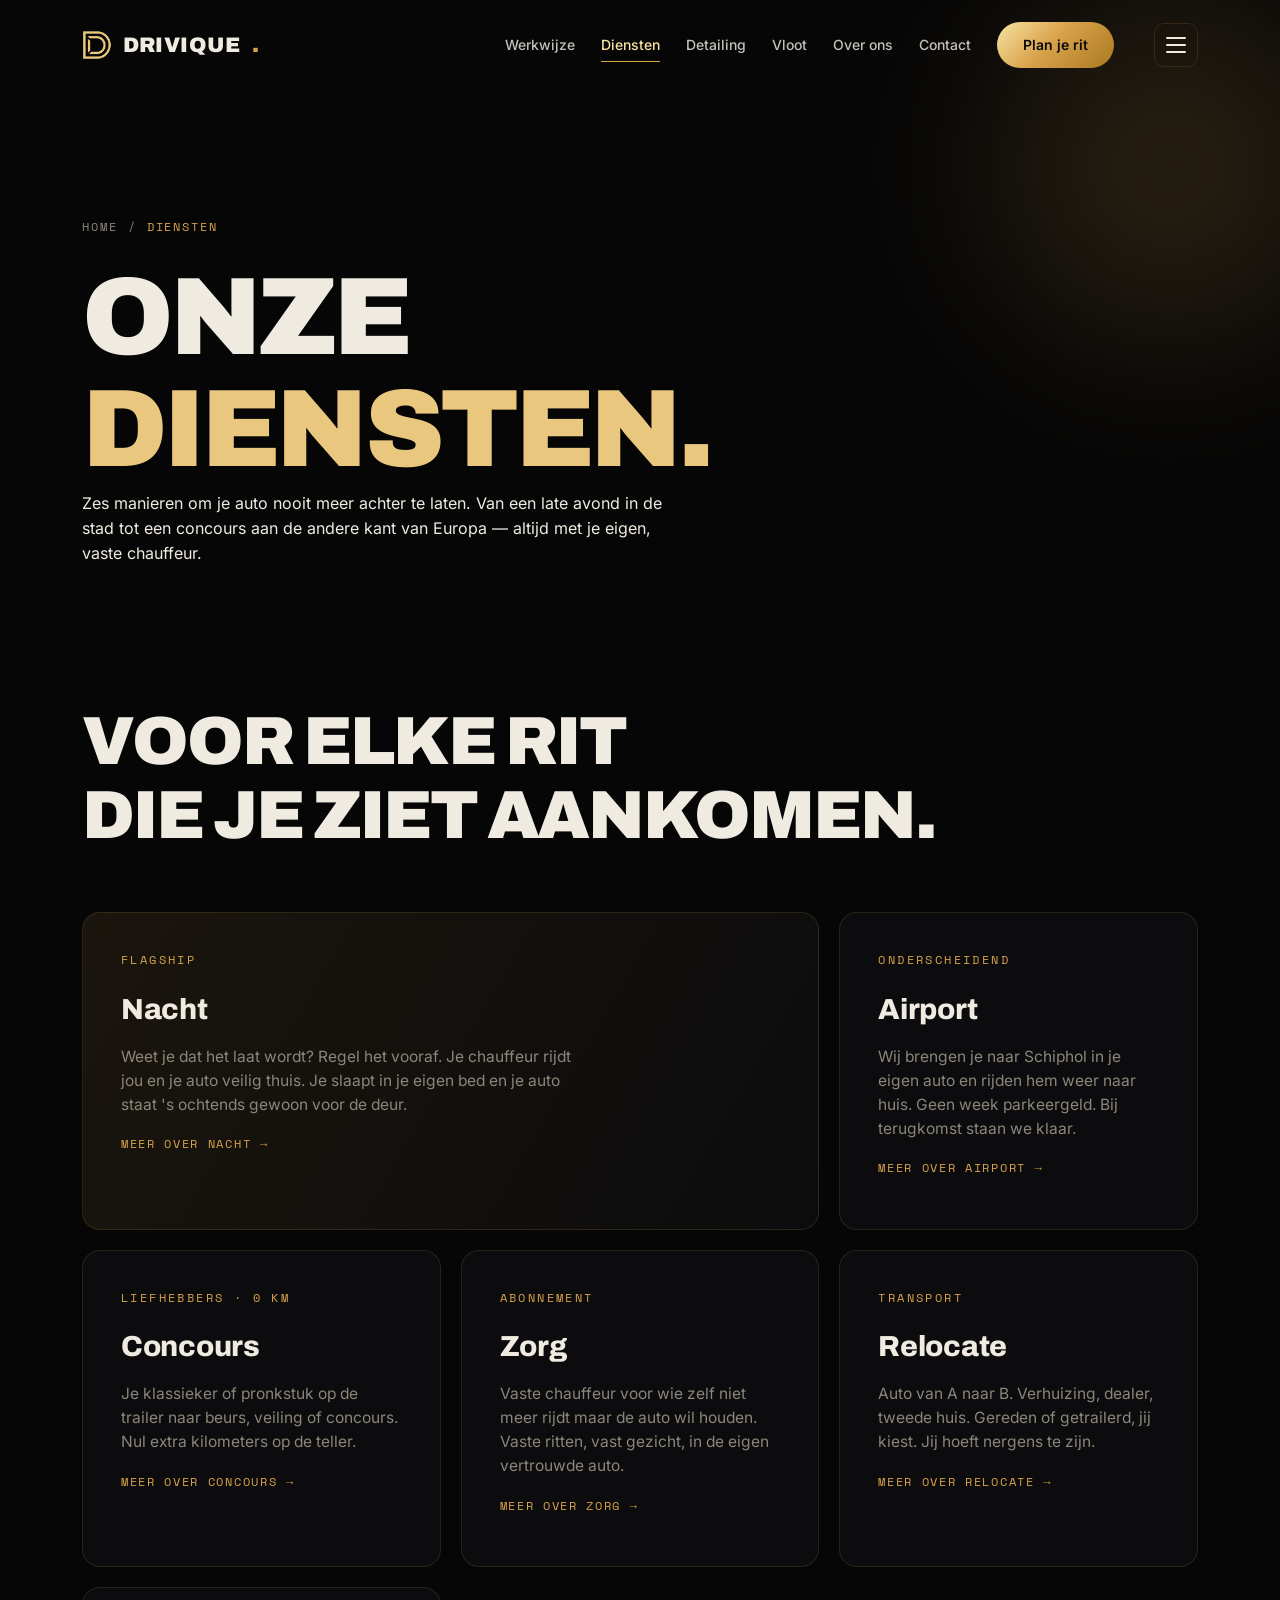
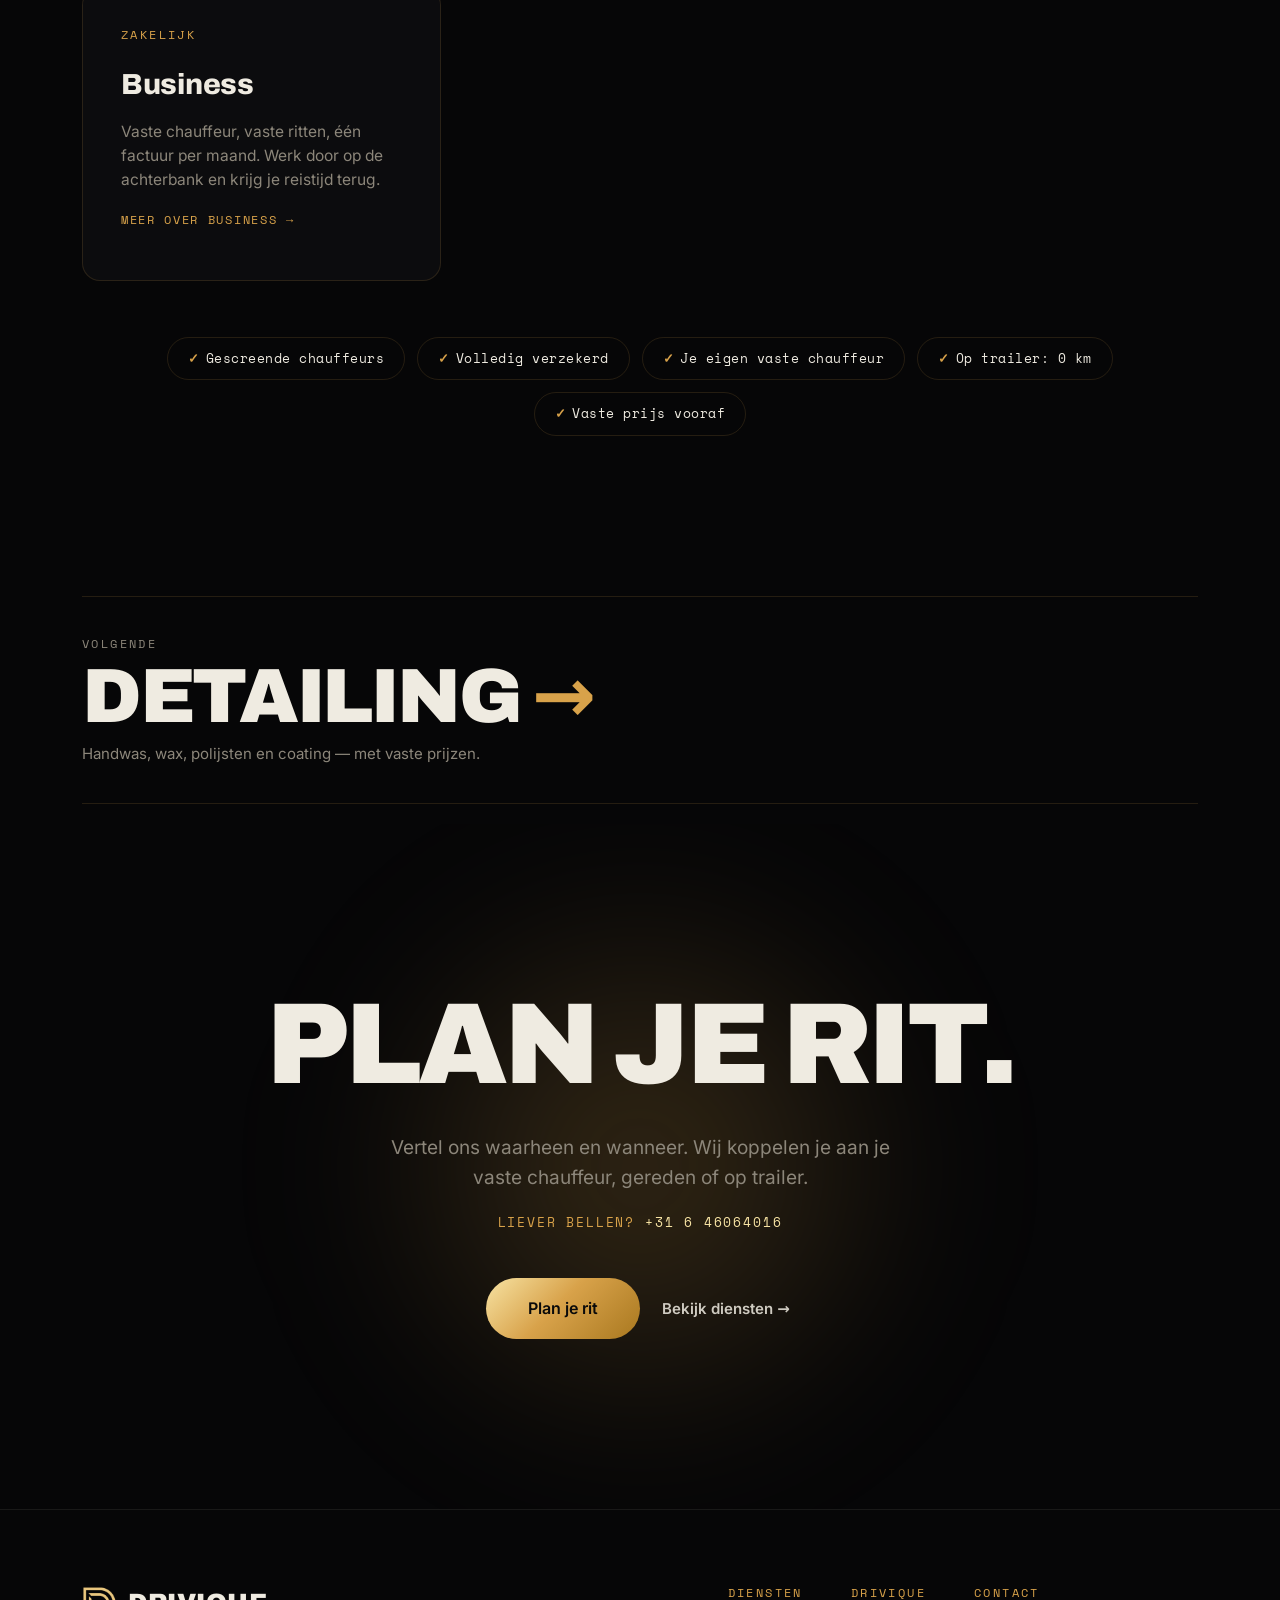
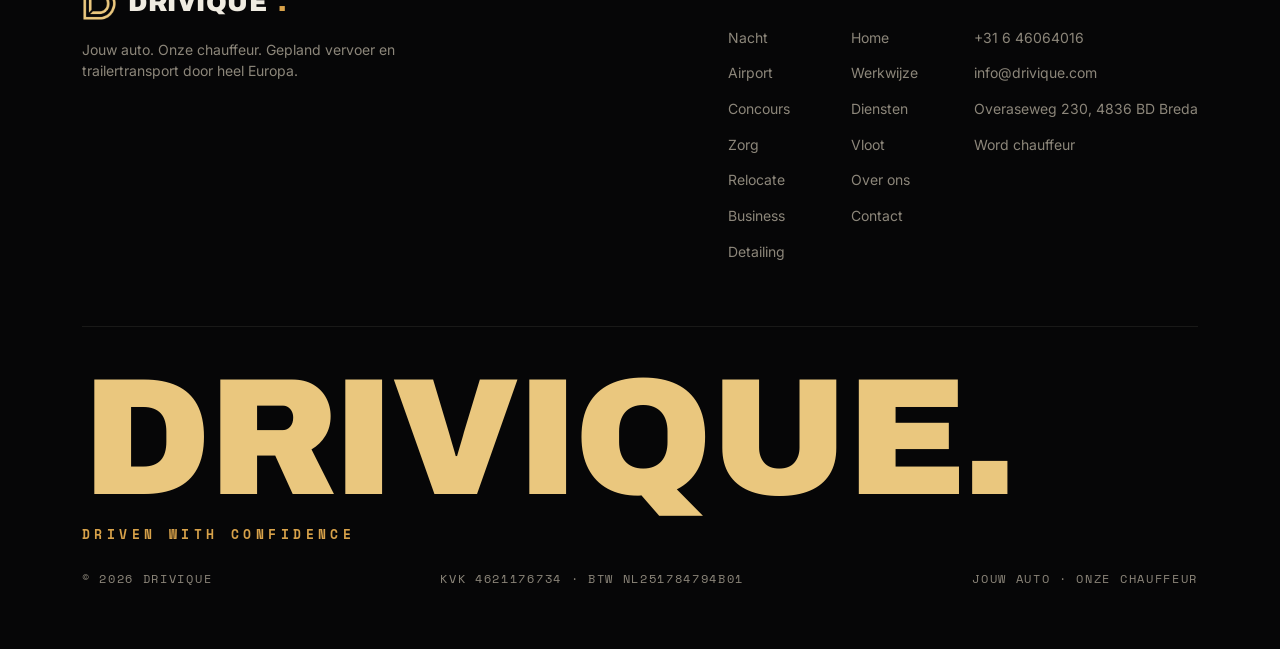
<file: diensten.html>
<!DOCTYPE html><html lang="nl"><head><meta charset="UTF-8"><meta name="viewport" content="width=device-width, initial-scale=1.0, viewport-fit=cover">
<meta name="color-scheme" content="dark">
<meta name="theme-color" content="#060607">
<link rel="icon" type="image/png" href="/images/logo.png"><link rel="apple-touch-icon" href="/apple-touch-icon.png"><title>Diensten — chauffeur, airport & autotransport | Drivique</title>
<meta name="description" content="Alle diensten van Drivique: nachtchauffeur, Schiphol in je eigen auto, trailertransport naar concours (0 km), vaste zorgchauffeur, relocate en zakelijk vervoer.">
<meta name="keywords" content="chauffeursdienst, chauffeur Breda, autotransport, auto laten vervoeren, trailertransport, autopoetsen, detailing Breda, auto ophalen en wegbrengen, chauffeur Europa, wagenparkbeheer">
<meta name="robots" content="index, follow">
<meta name="author" content="Drivique">
<link rel="canonical" href="https://drivique.com/diensten">
<meta property="og:type" content="website">
<meta property="og:site_name" content="Drivique">
<meta property="og:title" content="Diensten — chauffeur, airport & autotransport | Drivique">
<meta property="og:description" content="Alle diensten van Drivique: nachtchauffeur, Schiphol in je eigen auto, trailertransport naar concours (0 km), vaste zorgchauffeur, relocate en zakelijk vervoer.">
<meta property="og:url" content="https://drivique.com/diensten">
<meta property="og:image" content="https://drivique.com/og.jpg"><meta property="og:image:width" content="1200"><meta property="og:image:height" content="630"><meta property="og:image:alt" content="Drivique — chauffeursdienst en autotransport, Breda">
<meta property="og:locale" content="nl_NL">
<meta name="twitter:card" content="summary_large_image">
<meta name="twitter:title" content="Diensten — chauffeur, airport & autotransport | Drivique">
<meta name="twitter:description" content="Alle diensten van Drivique: nachtchauffeur, Schiphol in je eigen auto, trailertransport naar concours (0 km), vaste zorgchauffeur, relocate en zakelijk vervoer.">
<meta name="twitter:image" content="https://drivique.com/og.jpg"><link rel="preload" href="/fonts/archivo-latin-900-normal.woff2" as="font" type="font/woff2" crossorigin><link rel="preload" href="/fonts/inter-latin-400-normal.woff2" as="font" type="font/woff2" crossorigin><link rel="stylesheet" href="/fonts/fonts.css"><style>
  :root{--black:#060607;--panel:#0C0C0E;--panel2:#131315;--leather:#1A150D;--bone:#EFEBE1;--grey:#8C867A;--gold:#D8A24A;--gold-hi:#F7E3A3;--gold-deep:#A9781F;--line:rgba(216,162,74,.15);--hair:rgba(239,235,225,.08);--display:"Archivo",system-ui,sans-serif;--body:"Inter",system-ui,sans-serif;--serif:"Playfair Display",Georgia,serif;--mono:"Space Mono",ui-monospace,monospace;--grad:linear-gradient(135deg,#F7E3A3,#D8A24A 46%,#A9781F);--ease:cubic-bezier(.16,1,.3,1);color-scheme:dark;}
  *{box-sizing:border-box;margin:0;padding:0}
  html{scroll-behavior:smooth;-webkit-text-size-adjust:100%;text-size-adjust:100%;background:#060607}
  body{background:var(--black);color:var(--bone);font-family:var(--body);line-height:1.55;-webkit-font-smoothing:antialiased;overflow-x:hidden;min-height:100vh;-webkit-tap-highlight-color:transparent}
  .wrap{max-width:1180px;margin:0 auto;padding:0 32px}
  ::selection{background:var(--gold);color:#000}
  /* solid gold for large wordmarks (no clip bug) */
  .goldflat{color:#EAC77E}
  /* shimmer gold only for small accents */
  .gold{background:linear-gradient(110deg,#A9781F 0%,#F7E3A3 22%,#FFF7DE 30%,#E9C36A 44%,#B8823A 60%,#A9781F 100%);background-size:250% 100%;-webkit-background-clip:text;background-clip:text;color:transparent;animation:shimmer 8s linear infinite;padding-right:.12em;-webkit-box-decoration-break:clone;box-decoration-break:clone}
  @keyframes shimmer{0%{background-position:200% 0}100%{background-position:-60% 0}}
  .mline{display:block;overflow:hidden;padding-bottom:.1em;padding-right:.22em;margin-right:-.22em}
  .mline>span{display:block;transition:transform 1.15s var(--ease) var(--d,0s)}
  .js .mline>span{transform:translateY(116%)}
  .mline.in>span{transform:translateY(0)}
  .reveal{transition:opacity 1s var(--ease) var(--d,0s),transform 1s var(--ease) var(--d,0s)}
  .js .reveal{opacity:0;transform:translateY(34px)}
  .reveal.in{opacity:1;transform:none}
  #bar{position:fixed;top:0;left:0;height:2px;width:0;z-index:200;background:var(--grad)}
  nav{position:fixed;top:0;left:0;right:0;z-index:120;padding:22px 0;transition:background .5s var(--ease),padding .5s var(--ease),border-color .5s;border-bottom:1px solid transparent}
  nav.scrolled{background:rgba(6,6,7,.72);-webkit-backdrop-filter:blur(16px);backdrop-filter:blur(16px);padding:14px 0;border-bottom:1px solid var(--hair)}
  .nav-in{display:flex;align-items:center;justify-content:space-between}
  .logo{font-family:var(--display);font-weight:900;font-size:21px;letter-spacing:.02em;text-transform:uppercase}
  .logo .d{color:var(--gold)}
  .nav-links{display:flex;gap:34px;align-items:center}
  .nav-links a:not(.btn){display:none}
  .nav-links a:not(.btn)::after{content:"";position:absolute;left:0;bottom:-5px;width:0;height:1px;background:var(--gold);transition:width .4s var(--ease)}
  .nav-links a:not(.btn):hover::after{width:100%}
  .btn{display:inline-block;font-family:var(--body);font-weight:600;font-size:14px;color:#0A0A0A;background:var(--grad);border:none;border-radius:100px;padding:12px 26px;cursor:pointer;position:relative;overflow:hidden;text-decoration:none;transition:transform .4s var(--ease),box-shadow .4s var(--ease)}
  .btn:hover{transform:translateY(-2px);box-shadow:0 14px 40px rgba(216,162,74,.35)}
  .btn::after{content:"";position:absolute;top:0;left:-120%;width:60%;height:100%;background:linear-gradient(105deg,transparent,rgba(255,255,255,.55),transparent);transform:skewX(-18deg);transition:left .7s var(--ease)}
  .btn:hover::after{left:170%}
  .btn.lg{font-size:16px;padding:18px 42px}
  .hero{position:relative;min-height:100vh;min-height:100svh;display:flex;align-items:center;overflow:hidden}
  .glow{position:absolute;border-radius:50%;filter:blur(80px);opacity:.45;will-change:transform}
  .glow.a{width:540px;height:540px;background:radial-gradient(circle,rgba(216,162,74,.5),transparent 70%);top:-90px;right:-40px}
  .glow.b{width:440px;height:440px;background:radial-gradient(circle,rgba(169,120,31,.5),transparent 70%);bottom:-140px;left:-120px}
  .sweep{position:absolute;top:0;bottom:0;left:-60%;width:48%;background:linear-gradient(105deg,transparent,rgba(247,227,163,.2) 45%,transparent);filter:blur(12px);animation:sweep 2.8s var(--ease) .3s both;pointer-events:none}
  @keyframes sweep{0%{left:-60%;opacity:0}20%{opacity:1}100%{left:135%;opacity:0}}
  .hero::before{content:"";position:absolute;inset:0;background:radial-gradient(130% 90% at 62% 32%,transparent 42%,rgba(0,0,0,.72));pointer-events:none}
  .hero-in{position:relative;z-index:3}
  .eyebrow{display:inline-flex;align-items:center;gap:10px;font-family:var(--mono);font-size:11px;font-weight:700;letter-spacing:.24em;text-transform:uppercase;color:var(--gold)}
  .js .eyebrow{opacity:0;transform:translateY(14px);animation:fade .9s var(--ease) .3s forwards}
  .eyebrow::before{content:"";width:6px;height:6px;border-radius:50%;background:var(--gold);box-shadow:0 0 12px var(--gold)}
  @keyframes fade{to{opacity:1;transform:none}}
  .hero h1{font-family:var(--display);font-weight:900;font-size:clamp(52px,11vw,168px);line-height:.84;letter-spacing:-.015em;text-transform:uppercase;margin:22px 0 8px;overflow:visible;white-space:nowrap}
  .hero .tag{font-family:var(--display);font-weight:800;font-size:clamp(22px,4.4vw,46px);letter-spacing:-.01em;line-height:1.02}
  .hero .tag .sep{color:var(--gold);font-weight:400;margin:0 .2em}
  .hero p.lead{max-width:540px;margin-top:28px;color:var(--grey);font-size:clamp(15px,1.7vw,18px)}
  .hero .cta{margin-top:38px;display:flex;gap:24px;flex-wrap:wrap;align-items:center}
  .ghost{color:var(--bone);text-decoration:none;font-weight:600;font-size:15px;display:inline-flex;align-items:center;gap:8px;opacity:.85;transition:gap .3s var(--ease),color .3s}
  .ghost:hover{color:var(--gold-hi);gap:12px}
  .scrollcue{position:absolute;bottom:28px;left:50%;transform:translateX(-50%);z-index:3;font-family:var(--mono);font-size:10px;letter-spacing:.32em;text-transform:uppercase;color:var(--grey);animation:blink 2.8s ease-in-out infinite}
  @keyframes blink{0%,100%{opacity:.3}50%{opacity:.85}}
  .sec{padding:150px 0}
  .kick{font-family:var(--mono);font-size:11px;letter-spacing:.24em;text-transform:uppercase;color:var(--grey);margin-bottom:26px;display:inline-block}
  .kick em{font-style:normal;color:var(--gold);margin-right:14px}
  h2.big{font-family:var(--display);font-weight:900;font-size:clamp(34px,5.6vw,68px);line-height:1;letter-spacing:-.03em;text-transform:uppercase}
  .stmt{padding:140px 0;text-align:center}
  .stmt h2{font-family:var(--display);font-weight:900;font-size:clamp(40px,8.4vw,116px);line-height:.9;letter-spacing:-.035em;text-transform:uppercase}
  .stmt p{max-width:54ch;margin:34px auto 0;color:var(--grey);font-size:18px}
  .stats{display:grid;grid-template-columns:repeat(4,1fr);gap:1px;background:var(--hair);border-top:1px solid var(--hair);border-bottom:1px solid var(--hair)}
  .stat{background:var(--black);padding:52px 24px;text-align:center}
  .stat .n{font-family:var(--display);font-weight:900;font-size:clamp(44px,7vw,82px);line-height:1;letter-spacing:-.02em}
  .stat .l{font-family:var(--mono);font-size:11px;letter-spacing:.14em;text-transform:uppercase;color:var(--grey);margin-top:16px}
  .steps{display:grid;grid-template-columns:repeat(3,1fr);gap:24px;margin-top:64px}
  .step{border:1px solid var(--line);border-radius:16px;padding:40px;background:linear-gradient(180deg,var(--panel),var(--black))}
  .step .no{font-family:var(--mono);font-size:12px;color:var(--gold);letter-spacing:.2em}
  .step h3{font-family:var(--display);font-weight:800;font-size:25px;letter-spacing:-.01em;margin:20px 0 12px}
  .step p{color:var(--grey);font-size:15.5px}
  .pin-outer{height:260vh;position:relative}
  .pin-inner{position:sticky;top:0;height:100vh;display:flex;align-items:center;overflow:hidden;background:var(--black)}
  .pin-bg{position:absolute;inset:0;background:radial-gradient(85% 65% at 50% 42%,rgba(216,162,74,.09),transparent 60%)}
  .frame{position:absolute;inset:0;display:flex;align-items:center;opacity:0;transition:opacity .8s var(--ease),transform .8s var(--ease);transform:translateY(28px);pointer-events:none}
  .frame.active{opacity:1;transform:none}
  .frame .wrap{width:100%}
  .frame .idx{font-family:var(--mono);font-size:12px;letter-spacing:.22em;color:var(--gold);text-transform:uppercase}
  .frame h3{font-family:var(--display);font-weight:900;font-size:clamp(46px,10vw,128px);line-height:.88;letter-spacing:-.035em;text-transform:uppercase;margin:20px 0 22px}
  .frame p{max-width:52ch;color:var(--grey);font-size:clamp(16px,1.9vw,20px)}
  .frame .zero{font-family:var(--display);font-weight:900;font-size:clamp(60px,17vw,250px);line-height:.8;position:absolute;right:5%;top:50%;transform:translateY(-50%);opacity:.12}
  .pin-nav{position:absolute;bottom:46px;left:50%;transform:translateX(-50%);display:flex;gap:10px}
  .dot{width:36px;height:3px;border-radius:3px;background:rgba(239,235,225,.18);transition:background .5s var(--ease)}
  .dot.on{background:var(--grad)}
  .quote{padding:160px 0;text-align:center}
  .quote blockquote{font-family:var(--serif);font-style:italic;font-weight:600;font-size:clamp(30px,5.6vw,68px);line-height:1.05;letter-spacing:-.01em;max-width:17ch;margin:0 auto}
  .quote cite{display:block;margin-top:30px;font-family:var(--mono);font-size:11px;letter-spacing:.24em;text-transform:uppercase;color:var(--grey);font-style:normal}
  .svc-head{display:flex;justify-content:space-between;align-items:flex-end;flex-wrap:wrap;gap:24px;margin-bottom:56px}
  .svc-grid{display:grid;grid-template-columns:repeat(3,1fr);gap:20px}
  .card{border:1px solid var(--line);border-radius:18px;padding:38px;background:var(--panel);position:relative;overflow:hidden;transition:transform .5s var(--ease),border-color .5s var(--ease)}
  .card:hover{transform:translateY(-6px);border-color:var(--gold)}
  .card::after{content:"";position:absolute;inset:0;background:linear-gradient(135deg,rgba(216,162,74,.1),transparent 48%);opacity:0;transition:opacity .5s var(--ease)}
  .card:hover::after{opacity:1}
  .card.flag{grid-column:span 2;background:linear-gradient(120deg,var(--leather),var(--panel))}
  .card .t{font-family:var(--mono);font-size:11px;letter-spacing:.2em;text-transform:uppercase;color:var(--gold);position:relative;z-index:2}
  .card h3{font-family:var(--display);font-weight:800;font-size:29px;letter-spacing:-.01em;margin:18px 0 12px;position:relative;z-index:2}
  .card p{color:var(--grey);font-size:15.5px;max-width:46ch;position:relative;z-index:2}
  .card-link{position:relative;z-index:2;display:inline-block;margin-top:16px;font-family:var(--mono);font-size:11px;letter-spacing:.14em;text-transform:uppercase;color:var(--gold);text-decoration:none}
  .card-link:hover{color:var(--gold-hi)}
  .trust{display:flex;flex-wrap:wrap;gap:12px;justify-content:center;margin-top:56px}
  .badge{font-family:var(--mono);font-size:12.5px;letter-spacing:.04em;border:1px solid var(--line);border-radius:100px;padding:11px 20px;color:var(--bone)}
  .badge b{color:var(--gold);font-weight:700;margin-right:6px}
  /* fleet: highlight + uniform strip, tap to reveal colour */
  .fleet{padding:150px 0 60px}
  .fleet .head{display:flex;align-items:baseline;justify-content:space-between;flex-wrap:wrap;gap:10px;margin-bottom:36px}
  .fleet .head p{color:var(--grey);font-size:14px;max-width:44ch}
  .hl{position:relative;border-radius:18px;overflow:hidden;border:1px solid var(--line);margin-bottom:14px;aspect-ratio:1500/640;cursor:pointer}
  .hl img{position:absolute;inset:0;width:100%;height:100%;object-fit:cover;display:block}
  .hl img.c{filter:contrast(1.03)}
  .hl img.bw{filter:grayscale(1) contrast(1.03) brightness(.9);opacity:1;transition:opacity .7s var(--ease)}
  .hl.lit img.bw{opacity:0}
  .hl::after{content:"";position:absolute;inset:0;background:linear-gradient(90deg,rgba(6,6,7,.7),transparent 55%);pointer-events:none}
  .hl .cap{position:absolute;left:32px;bottom:28px;z-index:3}
  .hl .cap .k{font-family:var(--mono);font-size:11px;letter-spacing:.2em;text-transform:uppercase;color:var(--gold-hi)}
  .hl .cap h3{font-family:var(--display);font-weight:900;font-size:clamp(26px,4vw,44px);letter-spacing:-.02em;text-transform:uppercase;margin-top:8px}
  .tapc{position:absolute;right:16px;top:14px;z-index:3;font-family:var(--mono);font-size:10px;letter-spacing:.14em;text-transform:uppercase;color:var(--bone);opacity:.72;display:inline-flex;align-items:center;gap:7px;pointer-events:none}
  .tapc::before{content:"";width:7px;height:7px;border-radius:50%;border:1px solid var(--gold);background:transparent;transition:background .4s}
  .lit .tapc::before{background:var(--gold)}
  .strip{display:grid;grid-template-columns:repeat(6,1fr);gap:14px}
  .shot{position:relative;border-radius:12px;overflow:hidden;aspect-ratio:4/3;border:1px solid var(--hair);cursor:pointer}
  .shot img{position:absolute;inset:0;width:100%;height:100%;object-fit:cover;display:block}
  .shot img.c{filter:contrast(1.03)}
  .shot img.bw{filter:grayscale(1) contrast(1.02) brightness(.9);opacity:.85;transition:opacity .6s var(--ease)}
  .shot:hover img.bw{opacity:.72}
  .shot.lit img.bw{opacity:0}
  .shot span:not(.tapc){position:absolute;left:12px;bottom:9px;z-index:3;font-family:var(--mono);font-size:9px;letter-spacing:.12em;text-transform:uppercase;color:var(--bone);opacity:.85}
  .shot::after{content:"";position:absolute;inset:0;z-index:1;background:linear-gradient(180deg,transparent 55%,rgba(6,6,7,.6));pointer-events:none}
  .shot .tapc{right:10px;top:9px}
  .shot .tapc::before{width:8px;height:8px}

  .about{padding:150px 0}
  .about .grid{display:grid;grid-template-columns:0.9fr 1.1fr;gap:64px;align-items:start}
  .about .lead-h{font-family:var(--display);font-weight:900;font-size:clamp(30px,4.4vw,56px);line-height:1;letter-spacing:-.03em;text-transform:uppercase}
  .about .lead-h .gsmall{display:block;font-family:var(--mono);font-size:12px;letter-spacing:.24em;color:var(--gold);text-transform:uppercase;margin-bottom:20px;font-weight:700}
  .about .sig{margin-top:34px;font-family:var(--serif);font-style:italic;font-size:26px;color:var(--gold-hi)}
  .about .sig small{display:block;font-family:var(--mono);font-style:normal;font-size:11px;letter-spacing:.14em;text-transform:uppercase;color:var(--grey);margin-top:8px}
  .about .body p{color:#cfc9bd;font-size:16px;line-height:1.8;margin-bottom:18px}
  
  
  @media(max-width:900px){.about .grid{grid-template-columns:1fr;gap:32px}}
  .final{text-align:center;padding:170px 0;position:relative;overflow:hidden}
  .final .glow2{position:absolute;width:680px;height:680px;border-radius:50%;background:radial-gradient(circle,rgba(216,162,74,.24),transparent 65%);top:50%;left:50%;transform:translate(-50%,-50%);filter:blur(70px)}
  .final h2{position:relative;font-family:var(--display);font-weight:900;font-size:clamp(42px,9vw,124px);line-height:.88;letter-spacing:-.035em;text-transform:uppercase}
  .final p{position:relative;color:var(--grey);font-size:19px;margin:26px auto 10px;max-width:46ch}
  .final .call{position:relative;font-family:var(--mono);font-size:13px;letter-spacing:.14em;text-transform:uppercase;color:var(--gold);margin-bottom:36px}
  .final .cta-row{position:relative;display:flex;gap:18px;justify-content:center;flex-wrap:wrap}
  footer{border-top:1px solid var(--hair);padding:74px 0 60px}
  .foot-top{display:flex;justify-content:space-between;flex-wrap:wrap;gap:34px;margin-bottom:56px}
  .foot-links{display:flex;gap:48px;flex-wrap:wrap}
  .foot-col h4{font-family:var(--mono);font-size:11px;letter-spacing:.2em;text-transform:uppercase;color:var(--gold);margin-bottom:18px}
  .foot-col a{display:block;color:var(--grey);text-decoration:none;font-size:14px;margin-bottom:11px}
  .foot-col a:hover{color:var(--bone)}
  .foot-word{font-family:var(--display);font-weight:900;font-size:clamp(52px,13vw,168px);text-transform:uppercase;letter-spacing:-.02em;line-height:.82;border-top:1px solid var(--hair);padding-top:44px;overflow:visible;white-space:nowrap}
  .foot-meta{display:flex;justify-content:space-between;flex-wrap:wrap;gap:14px;margin-top:26px;font-family:var(--mono);font-size:11px;letter-spacing:.14em;text-transform:uppercase;color:var(--grey)}
  @media(max-width:900px){
    .glow{opacity:.28;filter:blur(70px)}
    .nav-links a:not(.btn){display:none}
    .stats{grid-template-columns:repeat(2,1fr)}
    .steps,.svc-grid{grid-template-columns:1fr}
    .card.flag{grid-column:auto}
    .strip{grid-template-columns:repeat(2,1fr)}
    .hl .cap{left:20px;bottom:18px}
    .sec{padding:96px 0}.frame .zero{display:none}
  }
  @media(prefers-reduced-motion:reduce){.eyebrow{animation:none!important;opacity:1!important;transform:none!important}.glow{display:none}}

  .modal{position:fixed;inset:0;z-index:300;display:none;align-items:center;justify-content:center;padding:22px}
  .modal.open{display:flex}
  .modal .ov{position:absolute;inset:0;background:rgba(4,4,6,.74);-webkit-backdrop-filter:blur(6px);backdrop-filter:blur(6px)}
  .modal .panel{position:relative;z-index:2;width:100%;max-width:560px;max-height:92vh;overflow:auto;background:linear-gradient(180deg,#101013,#08080a);border:1px solid var(--line);border-radius:20px;padding:40px 38px;box-shadow:0 40px 120px rgba(0,0,0,.6)}
  .modal .x{position:absolute;top:14px;right:18px;z-index:3;background:none;border:none;color:var(--grey);font-size:26px;line-height:1;cursor:pointer}
  .modal .x:hover{color:var(--gold)}
  .modal .k{font-family:var(--mono);font-size:11px;letter-spacing:.22em;text-transform:uppercase;color:var(--gold);display:block;margin-bottom:12px}
  .modal h3{font-family:var(--display);font-weight:900;font-size:32px;letter-spacing:-.02em;text-transform:uppercase;line-height:.95}
  .modal .sub{color:var(--grey);font-size:14px;margin-top:10px;margin-bottom:22px}
  .modal label{display:block;font-family:var(--mono);font-size:10px;letter-spacing:.16em;text-transform:uppercase;color:var(--gold);margin:16px 0 7px}
  .modal input,.modal select{width:100%;background:#08080a;border:1px solid var(--line);border-radius:10px;color:var(--bone);font-family:var(--body);font-size:15px;padding:13px 14px;outline:none;transition:border-color .3s}
  .modal input::placeholder{color:#5c584f}
  .modal input:focus,.modal select:focus{border-color:var(--gold)}
  .modal input[type=date],.modal input[type=time]{color-scheme:dark}
  .modal select{appearance:none;-webkit-appearance:none;background-image:linear-gradient(45deg,transparent 50%,var(--gold) 50%),linear-gradient(135deg,var(--gold) 50%,transparent 50%);background-position:calc(100% - 20px) 20px,calc(100% - 14px) 20px;background-size:6px 6px,6px 6px;background-repeat:no-repeat}
  .modal .row2{display:grid;grid-template-columns:1fr 1fr;gap:14px}
  .modal .send{margin-top:28px;width:100%;text-align:center;border:none;font-size:16px;padding:17px}
  .modal .note{margin-top:14px;text-align:center;font-family:var(--mono);font-size:10.5px;letter-spacing:.12em;text-transform:uppercase;color:var(--grey)}
  .modal .note b{color:var(--gold-hi)}
  @media(max-width:560px){.modal .row2{grid-template-columns:1fr}.modal .panel{padding:32px 24px}}

  .adm{position:fixed;inset:0;z-index:500;display:none;align-items:center;justify-content:center;padding:22px;background:radial-gradient(120% 90% at 50% 20%,rgba(216,162,74,.08),transparent 60%),rgba(3,3,4,.96)}
  .adm.open{display:flex}
  .adm-scan{position:absolute;inset:0;pointer-events:none;background:repeating-linear-gradient(180deg,rgba(216,162,74,.04) 0,rgba(216,162,74,.04) 1px,transparent 1px,transparent 4px);opacity:.5}
  .adm-scan::after{content:"";position:absolute;left:0;right:0;height:120px;background:linear-gradient(180deg,transparent,rgba(216,162,74,.12),transparent);animation:admscan 5s linear infinite}
  @keyframes admscan{0%{top:-120px}100%{top:100%}}
  .adm-box{position:relative;z-index:2;width:100%;max-width:420px;background:linear-gradient(180deg,#0f0f11,#08080a);border:1px solid var(--line);border-radius:18px;padding:38px}
  .adm-dash{max-width:860px;max-height:90vh;overflow:auto}
  .adm-x{position:absolute;top:12px;right:16px;background:none;border:none;color:var(--grey);font-size:24px;cursor:pointer}
  .adm-x:hover{color:var(--gold)}
  .adm-k{font-family:var(--mono);font-size:11px;letter-spacing:.24em;text-transform:uppercase;color:var(--gold);margin-bottom:10px}
  .adm h3{font-family:var(--display);font-weight:900;font-size:26px;text-transform:uppercase;letter-spacing:-.01em}
  .adm h3 span{color:var(--gold)}
  .adm-sub{color:var(--grey);font-size:13px;margin:8px 0 18px}
  .adm input,.adm select{width:100%;background:#08080a;border:1px solid var(--line);border-radius:10px;color:var(--bone);font-family:var(--mono);font-size:14px;padding:12px 14px;outline:none}
  .adm input:focus,.adm select:focus{border-color:var(--gold)}
  .adm-err{color:#e0663f;font-family:var(--mono);font-size:12px;margin-top:12px;min-height:16px;letter-spacing:.05em}
  .adm-granted{font-family:var(--mono);letter-spacing:.3em;color:var(--gold-hi);text-align:center;padding:20px 0;font-size:14px;text-transform:uppercase}
  .adm-head{display:flex;justify-content:space-between;align-items:flex-end;gap:16px;flex-wrap:wrap;margin-bottom:22px}
  .adm-tools{display:flex;gap:8px;flex-wrap:wrap}
  .adm-tools select,.adm-tools button{width:auto;font-family:var(--mono);font-size:11px;letter-spacing:.08em;text-transform:uppercase;padding:9px 13px;background:#0c0c0e;border:1px solid var(--line);border-radius:8px;color:var(--bone);cursor:pointer}
  .adm-tools button:hover{border-color:var(--gold);color:var(--gold-hi)}
  .adm-list{display:flex;flex-direction:column;gap:10px}
  .adm-empty{color:var(--grey);font-family:var(--mono);font-size:13px;padding:30px 0;text-align:center}
  .rq{border:1px solid var(--line);border-radius:12px;padding:16px 18px;background:#0b0b0d}
  .rq.done{opacity:.5}
  .rq .rq-top{display:flex;justify-content:space-between;align-items:center;gap:10px;margin-bottom:10px}
  .rq .rq-d{font-family:var(--mono);font-size:11px;letter-spacing:.12em;text-transform:uppercase;color:var(--gold)}
  .rq .rq-ts{font-family:var(--mono);font-size:10px;color:var(--grey)}
  .rq .rq-grid{display:grid;grid-template-columns:repeat(2,1fr);gap:6px 20px;font-size:13.5px;color:#cfc9bd}
  .rq .rq-grid b{color:var(--grey);font-weight:400;font-family:var(--mono);font-size:10px;letter-spacing:.1em;text-transform:uppercase;display:block;margin-bottom:1px}
  .rq a{color:var(--gold-hi);text-decoration:none}
  .rq .rq-act{display:flex;gap:8px;margin-top:12px}
  .rq .rq-act button{font-family:var(--mono);font-size:10px;letter-spacing:.08em;text-transform:uppercase;padding:6px 10px;background:transparent;border:1px solid var(--line);border-radius:7px;color:var(--grey);cursor:pointer}
  .rq .rq-act button:hover{border-color:var(--gold);color:var(--gold-hi)}
  .adm-note{margin-top:20px;font-family:var(--mono);font-size:10px;letter-spacing:.06em;color:var(--grey);line-height:1.7;border-top:1px solid var(--hair);padding-top:16px}

  .price-intro{color:var(--grey);font-size:17px;max-width:54ch;margin-top:12px}
  .pricelist{margin-top:52px;border-top:1px solid var(--hair)}
  .prow{display:flex;justify-content:space-between;align-items:baseline;gap:28px;padding:26px 2px;border-bottom:1px solid var(--hair)}
  .pname{font-family:var(--display);font-weight:800;font-size:clamp(20px,2.4vw,24px);letter-spacing:-.01em}
  .pname .pdesc{display:block;font-family:var(--body);font-weight:400;font-size:14.5px;color:var(--grey);letter-spacing:0;line-height:1.6;margin-top:9px;max-width:58ch}
  .pprice{font-family:var(--mono);font-weight:700;font-size:17px;color:var(--gold-hi);white-space:nowrap;letter-spacing:.02em}
  .strip3{display:grid;grid-template-columns:repeat(2,1fr);gap:14px;margin:44px 0 0;max-width:840px}
  .strip3 .shot{aspect-ratio:4/5}
  @media(max-width:900px){.strip3{grid-template-columns:1fr;max-width:420px}}
  .pnote{margin-top:28px;font-family:var(--mono);font-size:11px;letter-spacing:.06em;color:var(--grey);line-height:1.8}
  .pnote b{color:var(--gold)}

  .sr-only{position:absolute;width:1px;height:1px;padding:0;margin:-1px;overflow:hidden;clip:rect(0,0,0,0);white-space:nowrap;border:0}
  .logo{display:flex;align-items:center;gap:11px}
  .brandmark{height:1.4em;width:auto;display:block}
  .hero-mark{height:clamp(58px,9vw,112px);width:auto;display:block;margin-bottom:26px}
  .js .hero-mark{opacity:0;transform:translateY(14px) scale(.96);animation:markin 1s var(--ease) .15s forwards}
  @keyframes markin{to{opacity:1;transform:none}}
  .slogan{font-family:var(--mono);font-weight:700;font-size:clamp(10px,1.35vw,12.5px);letter-spacing:.34em;text-transform:uppercase;color:var(--gold)}

  .burger{display:flex;flex-direction:column;justify-content:center;gap:5px;width:44px;height:44px;background:none;border:1px solid var(--line);border-radius:10px;cursor:pointer;padding:0 11px;transition:border-color .3s;margin-left:14px}
  .burger:hover{border-color:var(--gold)}
  .burger span{display:block;height:2px;width:100%;background:var(--bone);border-radius:2px;transition:transform .4s var(--ease),opacity .3s}
  .burger.open span:nth-child(1){transform:translateY(7px) rotate(45deg)}
  .burger.open span:nth-child(2){opacity:0}
  .burger.open span:nth-child(3){transform:translateY(-7px) rotate(-45deg)}
  .menu{position:fixed;inset:0;z-index:150;background:rgba(6,6,7,.98);-webkit-backdrop-filter:blur(10px);backdrop-filter:blur(10px);opacity:0;visibility:hidden;transition:opacity .45s var(--ease),visibility .45s;display:flex;flex-direction:column;justify-content:center;padding:96px 32px 40px}
  .menu.open{opacity:1;visibility:visible}
  .menu-inner{max-width:1000px;margin:0 auto;width:100%;display:grid;grid-template-columns:1fr 1fr;gap:40px}
  .menu-col .menu-h{font-family:var(--mono);font-size:11px;letter-spacing:.24em;text-transform:uppercase;color:var(--gold);display:block;margin-bottom:18px;padding-bottom:12px;border-bottom:1px solid var(--hair)}
  .menu-col a{display:block;font-family:var(--display);font-weight:800;font-size:clamp(22px,3.4vw,34px);letter-spacing:-.02em;text-transform:uppercase;color:var(--bone);text-decoration:none;padding:7px 0;transition:color .25s,transform .35s var(--ease);transform:translateY(12px);opacity:0}
  .menu.open .menu-col a{transform:none;opacity:1}
  .menu-col a:hover{color:var(--gold)}
  .menu-foot{max-width:1000px;margin:44px auto 0;width:100%;display:flex;align-items:center;gap:22px;flex-wrap:wrap;border-top:1px solid var(--hair);padding-top:26px}
  .menu-foot a:not(.btn){font-family:var(--mono);font-size:12px;letter-spacing:.1em;color:var(--grey);text-decoration:none}
  .menu-foot a:not(.btn):hover{color:var(--gold-hi)}
  .menu-foot .btn{margin-left:auto}
  @media(max-width:640px){.menu-inner{grid-template-columns:1fr;gap:30px}.menu-foot .btn{margin-left:0;width:100%;text-align:center}}

/* ================= v4: responsive, mobile & large-screen polish ================= */
:root{--gutter:32px}
@media(max-width:600px){:root{--gutter:20px}}
.wrap{padding-left:max(var(--gutter),env(safe-area-inset-left))!important;padding-right:max(var(--gutter),env(safe-area-inset-right))!important}
h1,h2,h3,blockquote{text-wrap:balance}
p,li{text-wrap:pretty}
.btn{white-space:nowrap}
a.logo{text-decoration:none;color:var(--bone);min-height:44px}
.tapc{font-size:11px}
.statwrap{padding-top:20px;padding-bottom:70px}

/* nav */
.nav-links{gap:26px}
@media(min-width:1100px){
 .nav-links a:not(.btn){display:inline-block;color:var(--bone);text-decoration:none;font-size:14px;font-weight:500;opacity:.82;position:relative;padding:12px 0;transition:opacity .3s}
 .nav-links a:not(.btn):hover{opacity:1}
 .nav-links a:not(.btn)::after{bottom:6px}
}
@media(max-width:600px){
 nav{padding:14px 0}
 .logo{font-size:17px;gap:8px}
 .nav-links{gap:8px}
 .nav-links .btn{padding:11px 16px;font-size:13px}
 .burger{margin-left:4px}
}
@media(max-width:359px){.nav-links .btn{display:none}}

/* hero */
.hero-in{width:100%;padding-top:110px;padding-bottom:90px}
/* 'DRIVIQUE.' is 5.66em wide in Archivo 900: 15vw keeps it inside the gutters on every phone */
.hero h1{font-size:clamp(44px,15vw,168px);font-size:clamp(44px,min(15vw,26vh),168px)}
.hero p.lead{font-size:clamp(16px,1.7vw,19px)}
@media(max-height:640px){.scrollcue{display:none}}
@media(max-width:600px){.eyebrow{letter-spacing:.16em}.hero .cta{gap:14px}}

/* readable minimums for the mono labels */
.eyebrow,.kick,.stat .l,.card .t,.card-link,.quote cite,.pnote,.foot-col h4,.foot-meta,.hl .cap .k,.about .sig small,.menu-col .menu-h,.modal .k,.modal .note{font-size:12px}
.slogan{font-size:clamp(11px,1.35vw,13px)}
.scrollcue{font-size:11px}
.modal label{font-size:11px}
.shot span:not(.tapc){font-size:11px;left:12px;bottom:10px}

/* tap targets */
.card-link{display:inline-flex;align-items:center;min-height:44px;margin-top:6px}
.ghost{min-height:44px;padding:0 4px}
.foot-col a{padding:6px 0;margin-bottom:2px}
.final .call a{display:inline-block;padding:10px 0}

/* section rhythm on phones */
@media(max-width:600px){
 .sec{padding-top:84px;padding-bottom:84px}
 .stmt{padding-top:96px;padding-bottom:84px}
 .stmt h2{font-size:clamp(30px,9.6vw,116px)}
 h2.big{font-size:clamp(28px,8vw,68px)}
 .stmt p{font-size:17px}
 .quote{padding-top:110px;padding-bottom:110px}
 .fleet{padding-top:84px}
 .about{padding-top:84px;padding-bottom:84px}
 .final{padding-top:110px;padding-bottom:110px}
 .stat{padding:34px 12px}
 .step,.card{padding:26px}
 .card h3{font-size:26px}
 .steps{margin-top:40px}
 .svc-head{margin-bottom:36px}
 .prow{flex-direction:column;align-items:flex-start;gap:8px;padding:22px 2px}
 footer{padding-top:56px}
 .foot-links{gap:30px}
}
@media(min-width:601px) and (max-width:900px){
 .svc-grid{grid-template-columns:1fr 1fr}
 .card.flag{grid-column:span 2}
}

/* pinned "two ways" */
.pin-inner{height:100vh;height:100svh}
.frame h3{font-size:clamp(40px,11vw,128px)}
@media(max-width:900px){.pin-outer{height:200vh}}

/* galleries: one colour image, greyscale via CSS (half the downloads) */
.hl img.c,.shot img.c{filter:grayscale(1) contrast(1.03) brightness(.9);transition:filter .7s var(--ease),transform 1s var(--ease)}
.shot:hover img.c{filter:grayscale(1) contrast(1.05) brightness(1)}
.hl.lit img.c,.shot.lit img.c{filter:grayscale(0) contrast(1.03) brightness(1)}
.strip{grid-template-columns:repeat(3,1fr)}
@media(max-width:900px){.strip{grid-template-columns:repeat(2,1fr);gap:10px}}
@media(max-width:600px){.hl{aspect-ratio:4/3}.hl img{object-position:28% 50%}.hl .cap{left:18px;bottom:16px}}
.strip3{grid-template-columns:repeat(2,1fr);max-width:1000px}
@media(max-width:900px){.strip3{grid-template-columns:repeat(2,1fr);max-width:none;gap:10px}}

/* booking form: 16px inputs stop iOS zoom; bottom sheet on phones */
.modal input,.modal select{font-size:16px}
@media(max-width:600px){
 .modal{padding:0;align-items:flex-end}
 .modal .panel{max-height:94vh;max-height:94svh;border-radius:20px 20px 0 0;padding:28px 20px calc(24px + env(safe-area-inset-bottom))}
 .modal h3{font-size:28px}
}

/* large screens: use the space */
@media(min-width:1700px){
 .wrap{max-width:1440px}
 .logo{font-size:24px}
 .btn{font-size:15px;padding:14px 30px}
 .btn.lg{font-size:18px;padding:20px 48px}
 .nav-links a:not(.btn){font-size:15px}
 .hero h1{font-size:clamp(168px,10.5vw,220px)}
 .hero .tag{font-size:54px}
 .hero p.lead{font-size:20px;max-width:620px}
 .hero-mark{height:124px}
 .eyebrow,.kick,.stat .l,.card .t,.card-link,.quote cite,.pnote,.foot-col h4,.foot-col .fh,.foot-meta,.hl .cap .k{font-size:13px}
 .slogan{font-size:14px}
 .stmt h2{font-size:132px}.stmt p{font-size:21px}
 .stat .n{font-size:96px}
 h2.big{font-size:80px}
 .step h3{font-size:29px}.step p{font-size:17.5px}
 .frame h3{font-size:150px}.frame p{font-size:23px}
 .quote blockquote{font-size:80px}
 .card h3{font-size:34px}.card p{font-size:17.5px}
 .badge{font-size:14px}
 .pname{font-size:28px}.pname .pdesc{font-size:16.5px}.pprice{font-size:20px}
 .fleet .head p{font-size:16px}
 .shot span:not(.tapc){font-size:12px}
 .about .lead-h{font-size:66px}.about .body p{font-size:18px}.about .sig{font-size:30px}
 .final h2{font-size:146px}.final p{font-size:22px}.final .call{font-size:15px}
 .foot-col a{font-size:16px}
 .foot-word{font-size:200px}
 .strip3{max-width:1180px}
}
@media(min-width:2300px){
 .wrap{max-width:1720px}
 .hero h1{font-size:250px}.hero .tag{font-size:62px}.hero p.lead{font-size:23px;max-width:720px}
 .stmt h2{font-size:156px}.stmt p{font-size:24px}
 h2.big{font-size:94px}.frame h3{font-size:176px}.frame p{font-size:26px}
 .quote blockquote{font-size:94px}
 .card h3{font-size:40px}.card p,.step p{font-size:20px}.step h3{font-size:34px}
 .pname{font-size:32px}.pname .pdesc{font-size:18.5px}.pprice{font-size:23px}
 .about .lead-h{font-size:78px}.about .body p{font-size:20px}
 .final h2{font-size:172px}.final p{font-size:25px}
 .foot-word{font-size:236px}
 .stat .n{font-size:112px}
 .eyebrow,.kick,.stat .l,.card .t,.card-link,.quote cite,.pnote,.foot-col h4,.foot-col .fh,.foot-meta,.hl .cap .k{font-size:14px}
 .strip3{max-width:1400px}
}

/* calmer for people who ask for it */
@media(prefers-reduced-motion:reduce){
 html{scroll-behavior:auto}
 .js .reveal,.js .mline>span{opacity:1!important;transform:none!important;transition:none!important}
 .gold,.scrollcue{animation:none}
 .sweep{display:none}
 .js .hero-mark{animation:none;opacity:1;transform:none}
}

/* performance: composited hero sweep (no layout shift) */
.sweep{left:0!important;animation:sweepT 2.8s var(--ease) .3s both}
@keyframes sweepT{0%{transform:translate3d(-125%,0,0);opacity:0}20%{opacity:1}100%{transform:translate3d(281%,0,0);opacity:0}}
/* shimmer runs only while visible; big numbers and the 0KM frame stay solid gold */
.gold{animation-play-state:paused}
.gold.on{animation-play-state:running}
.stat .n.gold,.frame .gold{animation:none;background-position:62% 0}
.foot-col .fh{font-family:var(--mono);font-size:12px;letter-spacing:.2em;text-transform:uppercase;color:var(--gold);margin-bottom:18px}

.mbar{position:fixed;left:0;right:0;bottom:0;z-index:100;display:none;gap:10px;
 padding:10px max(var(--gutter),env(safe-area-inset-left)) calc(10px + env(safe-area-inset-bottom)) max(var(--gutter),env(safe-area-inset-right));
 background:rgba(6,6,7,.88);-webkit-backdrop-filter:blur(14px);backdrop-filter:blur(14px);border-top:1px solid var(--hair);
 transform:translateY(110%);transition:transform .45s var(--ease)}
.mbar.show{transform:none}
.mbar a{flex:1;display:flex;align-items:center;justify-content:center;min-height:48px;border-radius:100px;font-family:var(--body);font-weight:600;font-size:15px;text-decoration:none;white-space:nowrap}
.mbar .mbar-call{border:1px solid var(--line);color:var(--bone)}
.mbar .btn{padding:0}
@media(max-width:900px){.mbar{display:flex}body{padding-bottom:calc(68px + env(safe-area-inset-bottom))}}
@media print{.mbar{display:none}}

nav{z-index:120}
.menu{z-index:115;overflow-y:auto;-webkit-overflow-scrolling:touch;overscroll-behavior:contain;justify-content:flex-start;
 padding:max(104px,calc(env(safe-area-inset-top) + 92px)) max(var(--gutter),env(safe-area-inset-right)) calc(40px + env(safe-area-inset-bottom)) max(var(--gutter),env(safe-area-inset-left))}
@media(min-height:860px) and (min-width:641px){.menu{justify-content:center}}
@media(max-width:640px){.menu-col a{font-size:22px;padding:10px 0}.menu-inner{gap:26px}}
.burger{flex-shrink:0;width:44px;height:44px}
a:focus-visible,button:focus-visible,[role=button]:focus-visible{outline:2px solid var(--gold);outline-offset:3px}

/* ---------- v5: multi-page ---------- */
.nav-links a[aria-current="page"]{opacity:1;color:var(--gold-hi)}
.nav-links a[aria-current="page"]::after{width:100%}
.menu a[aria-current="page"]{color:var(--gold-hi)}
@media(min-width:1100px) and (max-width:1279px){.nav-links{gap:22px}.nav-links a:not(.btn){font-size:13.5px}}
.phero{position:relative;overflow:hidden;padding:clamp(132px,16vw,210px) 0 clamp(36px,5vw,64px)}
.phero .glow.a{top:-200px;right:-160px}
.phero h1{position:relative;font-family:var(--display);font-weight:900;font-size:clamp(40px,8.6vw,124px);line-height:.92;letter-spacing:-.035em;text-transform:uppercase}
.phero .lead{position:relative;max-width:640px}
.crumb{position:relative;display:flex;align-items:center;gap:10px;font-family:var(--mono);font-size:12px;letter-spacing:.16em;text-transform:uppercase;color:var(--grey);margin-bottom:18px}
.crumb a{color:var(--grey);text-decoration:none;display:inline-flex;align-items:center;min-height:44px;transition:color .3s}
.crumb a:hover{color:var(--gold-hi)}
.crumb span:last-child{color:var(--gold)}
.phero + section.sec,.phero + section.about,.phero + section.fleet{padding-top:clamp(36px,6vw,80px)}
.phero + section.pin-outer{margin-top:20px}
/* ontdek-cards (home) */
.xgrid{display:grid;grid-template-columns:repeat(3,1fr);gap:20px;margin-top:56px}
.xcard{display:flex;flex-direction:column;border:1px solid var(--line);border-radius:18px;overflow:hidden;background:var(--panel);color:var(--bone);text-decoration:none;transition:border-color .5s var(--ease),transform .5s var(--ease)}
.xcard .xi{aspect-ratio:16/10;overflow:hidden;background:#0d0d0f}
.xcard img{width:100%;height:100%;object-fit:cover;display:block;filter:grayscale(1) contrast(1.03) brightness(.82);transition:filter .7s var(--ease),transform 1s var(--ease)}
.xcard .xb{padding:24px 26px 26px;display:flex;flex-direction:column;flex:1}
.xcard .xk{font-family:var(--mono);font-size:12px;letter-spacing:.2em;text-transform:uppercase;color:var(--gold)}
.xcard h3{font-family:var(--display);font-weight:800;font-size:clamp(24px,2.4vw,32px);letter-spacing:-.01em;margin:10px 0 8px}
.xcard p{color:var(--grey);font-size:15px;flex:1}
.xcard .xgo{margin-top:18px;font-weight:600;font-size:15px;color:var(--gold-hi)}
@media(hover:hover){.xcard:hover{border-color:rgba(216,162,74,.45);transform:translateY(-4px)}
 .xcard:hover img{filter:grayscale(0) contrast(1.03) brightness(1);transform:scale(1.03)}}
.xcard:focus-visible{outline:2px solid var(--gold);outline-offset:3px}
@media(max-width:900px){.xgrid{grid-template-columns:1fr 1fr;gap:14px}}
@media(max-width:600px){.xgrid{grid-template-columns:1fr;margin-top:36px}.xcard .xi{aspect-ratio:16/9}}
/* volgende pagina */
.xnext{padding-top:10px;padding-bottom:20px}
.xnext-a{display:grid;gap:6px;border-top:1px solid var(--line);border-bottom:1px solid var(--line);padding:38px 0;color:var(--bone);text-decoration:none}
.xnext-a .xk{font-family:var(--mono);font-size:12px;letter-spacing:.2em;text-transform:uppercase;color:var(--grey)}
.xnext-a .xt{font-family:var(--display);font-weight:900;text-transform:uppercase;letter-spacing:-.03em;font-size:clamp(34px,6vw,84px);line-height:1}
.xnext-a .xt i{font-style:normal;color:var(--gold);display:inline-block;transition:transform .5s var(--ease)}
.xnext-a .xd{color:var(--grey);font-size:15px;max-width:560px}
.xnext-a:hover .xt i{transform:translateX(12px)}
/* contact */
.cgrid{display:grid;grid-template-columns:repeat(3,1fr);gap:20px;margin-top:48px}
.ccard{border:1px solid var(--line);border-radius:18px;padding:30px;background:var(--panel);display:flex;flex-direction:column;gap:8px}
.ccard .k{font-family:var(--mono);font-size:12px;letter-spacing:.2em;text-transform:uppercase;color:var(--gold)}
.ccard h3{font-family:var(--display);font-weight:800;font-size:clamp(22px,2.2vw,28px);letter-spacing:-.01em;overflow-wrap:anywhere}
.ccard p{color:var(--grey);font-size:15px}
.ccard a.big{color:var(--bone);text-decoration:none;display:inline-flex;align-items:center;min-height:44px}
.ccard a.big:hover{color:var(--gold-hi)}
.ccard .go{margin-top:auto;padding-top:10px;color:var(--gold-hi);text-decoration:none;font-weight:600;font-size:15px;display:inline-flex;align-items:center;min-height:44px}
.ccard.hl2{border-color:rgba(216,162,74,.45);background:linear-gradient(160deg,rgba(216,162,74,.12),var(--panel) 60%)}
.ccard .btn{align-self:flex-start;margin-top:auto}
@media(max-width:900px){.cgrid{grid-template-columns:1fr 1fr;gap:14px}}
@media(max-width:600px){.cgrid{grid-template-columns:1fr}.ccard{padding:24px}}
.detail-intro{max-width:54ch;color:var(--grey);font-size:17px;margin:16px 0 44px}
@media(min-width:1700px){.phero h1{font-size:150px}.xcard h3{font-size:36px}.xnext-a .xt{font-size:100px}}
</style><script type="application/ld+json">
{"@context": "https://schema.org", "@type": "BreadcrumbList", "itemListElement": [{"@type": "ListItem", "position": 1, "name": "Home", "item": "https://drivique.com/"}, {"@type": "ListItem", "position": 2, "name": "Diensten", "item": "https://drivique.com/diensten"}]}
</script>
</head><body><div aria-hidden="true" style="position:fixed;inset:0;background:#060607;z-index:-2;pointer-events:none"></div>
<div id="bar"></div>
<nav id="nav"><div class="wrap nav-in"><a class="logo" href="./" aria-label="Drivique — home"><img class="brandmark" src="images/logo.png" alt="" width="398" height="396">Drivique<span class="d">.</span></a>
<div class="nav-links"><a href="werkwijze">Werkwijze</a><a href="diensten" aria-current="page">Diensten</a><a href="detailing">Detailing</a><a href="vloot">Vloot</a><a href="over-ons">Over ons</a><a href="contact">Contact</a><a href="contact#boeken" class="btn">Plan je rit</a><button class="burger" id="burger" aria-label="Menu" aria-expanded="false"><span></span><span></span><span></span></button></div></div></nav>
<div class="menu" id="menu" aria-hidden="true">
  <div class="menu-inner">
    <div class="menu-col">
      <span class="menu-h">Pagina's</span>
      <a href="./">Home</a>
      <a href="werkwijze">Zo werkt het</a>
      <a href="diensten" aria-current="page">Diensten</a>
      <a href="detailing">Wassen &amp; detailing</a>
      <a href="vloot">Onze vloot</a>
      <a href="over-ons">Over Drivique</a>
      <a href="contact">Contact</a>
    </div>
    <div class="menu-col">
      <span class="menu-h">Diensten</span>
      <a href="diensten/nacht">Nacht</a>
      <a href="diensten/airport">Airport</a>
      <a href="diensten/concours">Concours</a>
      <a href="diensten/zorg">Zorg</a>
      <a href="diensten/relocate">Relocate</a>
      <a href="diensten/business">Business</a>
      <a href="detailing">Detailing</a>
    </div>
  </div>
  <div class="menu-foot">
    <a href="tel:+31646064016">+31 6 46064016</a>
    <a href="mailto:info@drivique.com">info@drivique.com</a>
    <a class="btn" href="contact#boeken">Plan je rit</a>
  </div>
</div>
<span id="top"></span><header class="phero">
  <div class="glow a" data-par="0.08"></div>
  <div class="wrap">
    <div class="crumb"><a href="./">Home</a><span aria-hidden="true">/</span><span>Diensten</span></div>
    <h1><span class="mline"><span>Onze</span></span> <span class="mline" style="--d:.08s"><span class="goldflat">diensten.</span></span></h1>
    <p class="lead reveal" style="--d:.16s">Zes manieren om je auto nooit meer achter te laten. Van een late avond in de stad tot een concours aan de andere kant van Europa &mdash; altijd met je eigen, vaste chauffeur.</p>
  </div>
</header>
<section class="sec wrap" id="diensten">
  <div class="svc-head">
    <div><h2 class="big"><span class="mline"><span>Voor elke rit</span></span> <span class="mline" style="--d:.08s"><span>die je ziet aankomen.</span></span></h2></div>
    <a href="contact#boeken" class="btn reveal" style="--d:.1s">Plan je rit</a>
  </div>
  <div class="svc-grid">
    <div class="card flag reveal"><div class="t">Flagship</div><h3>Nacht</h3><p>Weet je dat het laat wordt? Regel het vooraf. Je chauffeur rijdt jou en je auto veilig thuis. Je slaapt in je eigen bed en je auto staat 's ochtends gewoon voor de deur.</p><a class="card-link" href="diensten/nacht">Meer over Nacht &rarr;</a></div>
    <div class="card reveal" style="--d:.1s"><div class="t">Onderscheidend</div><h3>Airport</h3><p>Wij brengen je naar Schiphol in je eigen auto en rijden hem weer naar huis. Geen week parkeergeld. Bij terugkomst staan we klaar.</p><a class="card-link" href="diensten/airport">Meer over Airport &rarr;</a></div>
    <div class="card reveal"><div class="t">Liefhebbers · 0 km</div><h3>Concours</h3><p>Je klassieker of pronkstuk op de trailer naar beurs, veiling of concours. Nul extra kilometers op de teller.</p><a class="card-link" href="diensten/concours">Meer over Concours &rarr;</a></div>
    <div class="card reveal" style="--d:.1s"><div class="t">Abonnement</div><h3>Zorg</h3><p>Vaste chauffeur voor wie zelf niet meer rijdt maar de auto wil houden. Vaste ritten, vast gezicht, in de eigen vertrouwde auto.</p><a class="card-link" href="diensten/zorg">Meer over Zorg &rarr;</a></div>
    <div class="card reveal" style="--d:.2s"><div class="t">Transport</div><h3>Relocate</h3><p>Auto van A naar B. Verhuizing, dealer, tweede huis. Gereden of getrailerd, jij kiest. Jij hoeft nergens te zijn.</p><a class="card-link" href="diensten/relocate">Meer over Relocate &rarr;</a></div>
    <div class="card reveal"><div class="t">Zakelijk</div><h3>Business</h3><p>Vaste chauffeur, vaste ritten, één factuur per maand. Werk door op de achterbank en krijg je reistijd terug.</p><a class="card-link" href="diensten/business">Meer over Business &rarr;</a></div>
  </div>
  <div class="trust reveal" style="--d:.1s">
    <span class="badge"><b>✓</b>Gescreende chauffeurs</span><span class="badge"><b>✓</b>Volledig verzekerd</span><span class="badge"><b>✓</b>Je eigen vaste chauffeur</span><span class="badge"><b>✓</b>Op trailer: 0 km</span><span class="badge"><b>✓</b>Vaste prijs vooraf</span>
  </div>
</section>
<section class="wrap xnext"><a class="xnext-a reveal" href="detailing"><span class="xk">Volgende</span><span class="xt">Detailing <i aria-hidden="true">&rarr;</i></span><span class="xd">Handwas, wax, polijsten en coating &mdash; met vaste prijzen.</span></a></section>
<section class="final" id="plan"><div class="glow2"></div><div class="wrap">
  <h2><span class="mline"><span>Plan je rit.</span></span></h2>
  <p class="reveal" style="--d:.12s">Vertel ons waarheen en wanneer. Wij koppelen je aan je vaste chauffeur, gereden of op trailer.</p>
  <div class="call reveal" style="--d:.16s">Liever bellen? <a href="tel:+31646064016" style="color:var(--gold-hi);text-decoration:none">+31 6 46064016</a></div>
  <div class="cta-row reveal" style="--d:.22s"><a href="contact#boeken" class="btn lg">Plan je rit</a><a href="diensten" class="ghost">Bekijk diensten →</a></div>
</div></section>

<footer><div class="wrap"><div class="foot-top">
  <div style="max-width:320px"><div class="logo" style="font-size:25px;margin-bottom:16px"><img class="brandmark" src="images/logo.png" alt="Drivique logo" width="398" height="396">Drivique<span class="d">.</span></div>
  <p style="color:var(--grey);font-size:14px">Jouw auto. Onze chauffeur. Gepland vervoer en trailertransport door heel Europa.</p></div>
  <div class="foot-links">
    <div class="foot-col"><p class="fh">Diensten</p><a href="diensten/nacht">Nacht</a><a href="diensten/airport">Airport</a><a href="diensten/concours">Concours</a><a href="diensten/zorg">Zorg</a><a href="diensten/relocate">Relocate</a><a href="diensten/business">Business</a><a href="detailing">Detailing</a></div>
    <div class="foot-col"><p class="fh">Drivique</p><a href="./">Home</a><a href="werkwijze">Werkwijze</a><a href="diensten">Diensten</a><a href="vloot">Vloot</a><a href="over-ons">Over ons</a><a href="contact">Contact</a></div>
    <div class="foot-col"><p class="fh">Contact</p><a href="tel:+31646064016">+31 6 46064016</a><a href="mailto:info@drivique.com">info@drivique.com</a><a href="https://www.google.com/maps/place//data=!4m2!3m1!1s0x47c6a08c0c47805b:0x5c092665d031023f?sa=X&amp;ved=1t:8290&amp;ictx=111" target="_blank" rel="noopener">Overaseweg 230, 4836 BD Breda</a><a href="mailto:info@drivique.com?subject=Sollicitatie%20chauffeur">Word chauffeur</a></div>
  </div></div>
  <div class="foot-word goldflat">Drivique.</div>
  <div class="slogan" style="margin-top:16px">Driven with confidence</div>
  <div class="foot-meta"><span>© 2026 Drivique</span><span>KvK 4621176734 · BTW NL251784794B01</span><span>Jouw auto · Onze chauffeur</span></div>
</div></footer>
<div class="mbar" id="mbar" aria-label="Snel contact"><a class="mbar-call" href="tel:+31646064016">Bel direct</a><a class="btn" href="contact#boeken">Plan je rit</a></div>
<script>
(function(){
  var d=document, w=window, root=d.documentElement;
  root.classList.add('js');
  var nav=d.getElementById('nav'), bar=d.getElementById('bar'), mbar=d.getElementById('mbar'), fin=d.getElementById('plan');
  var reduce=!!(w.matchMedia&&w.matchMedia('(prefers-reduced-motion: reduce)').matches);
  var pars=[].slice.call(d.querySelectorAll('[data-par]'));
  var pin=d.getElementById('manieren');
  var frames=[].slice.call(d.querySelectorAll('.frame')), dots=[].slice.call(d.querySelectorAll('.dot'));
  var targetY=w.pageYOffset||0, curY=targetY, running=false;
  function update(){
    var vh=w.innerHeight, h=root.scrollHeight-vh;
    if(bar) bar.style.width=(h>0?targetY/h*100:0)+'%';
    if(nav) nav.classList.toggle('scrolled',targetY>40);
    if(mbar){var ft=fin?fin.getBoundingClientRect().top:1e9; mbar.classList.toggle('show',targetY>vh*0.6&&ft>vh*0.55);}
    var par=!reduce&&w.innerWidth>900;
    pars.forEach(function(el){var s=parseFloat(el.getAttribute('data-par'))||0; el.style.transform=par?'translate3d(0,'+(curY*s)+'px,0)':'';});
    if(pin){var r=pin.getBoundingClientRect(), total=pin.offsetHeight-vh, prog=total>0?Math.min(1,Math.max(0,(-r.top)/total)):0, idx=prog>0.5?1:0;
      frames.forEach(function(f,i){f.classList.toggle('active',i===idx);}); dots.forEach(function(x,i){x.classList.toggle('on',i===idx);});}
  }
  function loop(){
    curY+=(targetY-curY)*0.12;
    if(Math.abs(targetY-curY)<0.15) curY=targetY;
    update();
    if(curY!==targetY) requestAnimationFrame(loop); else running=false;   // sleeps when the page is still
  }
  function kick(){targetY=w.pageYOffset||0; if(!running){running=true; requestAnimationFrame(loop);}}
  w.addEventListener('scroll',kick,{passive:true});
  w.addEventListener('resize',kick);
  kick();

  var items=[].slice.call(d.querySelectorAll('.reveal,.mline'));
  function showAll(){items.forEach(function(el){el.classList.add('in');});}
  if(reduce||!('IntersectionObserver' in w)){showAll();}
  else{
    var io=new IntersectionObserver(function(es){es.forEach(function(e){if(e.isIntersecting){e.target.classList.add('in');io.unobserve(e.target);}});},{threshold:0.12,rootMargin:'0px 0px -6% 0px'});
    items.forEach(function(el){io.observe(el);});
  }
  w.addEventListener('beforeprint',showAll);
  if(!reduce&&'IntersectionObserver' in w){
    var gio=new IntersectionObserver(function(es){es.forEach(function(e){e.target.classList.toggle('on',e.isIntersecting);});});
    d.querySelectorAll('.gold').forEach(function(el){gio.observe(el);});
  }

  var sw=d.querySelector('.stats');
  if(sw&&!reduce&&'IntersectionObserver' in w){
    var cio=new IntersectionObserver(function(es){es.forEach(function(e){
      if(!e.isIntersecting) return; cio.disconnect();
      d.querySelectorAll('[data-count]').forEach(function(el){
        var t=parseInt(el.getAttribute('data-count'),10), sfx=el.getAttribute('data-suffix')||'';
        if(!t) return;
        var st=null; el.textContent='0'+sfx;
        function step(ts){if(!st)st=ts; var p=Math.min(1,(ts-st)/1400); el.textContent=Math.round((1-Math.pow(1-p,3))*t)+sfx; if(p<1) requestAnimationFrame(step);}
        requestAnimationFrame(step);
      });
    });},{threshold:0.12,rootMargin:'0px 0px -6% 0px'});
    cio.observe(sw);
  }

  d.querySelectorAll('.shot,.hl').forEach(function(el){
    el.setAttribute('role','button'); el.setAttribute('tabindex','0'); el.setAttribute('aria-pressed','false');
    var lab=(el.querySelector('img')||{}).alt||'foto'; el.setAttribute('aria-label','Toon in kleur: '+lab);
    function t(){var on=el.classList.toggle('lit'); el.setAttribute('aria-pressed',on?'true':'false');}
    el.addEventListener('click',t);
    el.addEventListener('keydown',function(e){if(e.key==='Enter'||e.key===' '){e.preventDefault(); t();}});
  });
})();
</script>
<div class="modal" id="planModal" aria-hidden="true">
  <div class="ov" data-close></div>
  <div class="panel" role="dialog" aria-modal="true" aria-label="Plan je rit">
    <button class="x" data-close aria-label="Sluiten">&times;</button>
    <span class="k">Plan je rit</span>
    <h3>Vertel ons de rit.</h3>
    <p class="sub">Vul in wat je weet. Bij versturen opent je mail met alles al ingevuld — wij nemen contact op om te bevestigen.</p>
    <div class="row2">
      <div><label>Naam</label><input id="pf_naam" type="text" placeholder="Je naam"></div>
      <div><label>Telefoon</label><input id="pf_tel" type="tel" placeholder="06 ..."></div>
    </div>
    <label>Welke dienst</label>
    <select id="pf_dienst">
      <option>Nacht</option><option>Airport</option><option>Concours (trailer)</option>
      <option>Zorg</option><option>Relocate</option><option>Business</option>
      <option>Wagenparkbeheer</option><option>Wassen &amp; detailing</option><option>Anders</option>
    </select>
    <label>Welke auto</label>
    <input id="pf_auto" type="text" placeholder="Bijv. BMW X5, Porsche 911, Defender">
    <div class="row2">
      <div><label>Ophalen bij</label><input id="pf_van" type="text" placeholder="Adres of plaats"></div>
      <div><label>Waarheen</label><input id="pf_naar" type="text" placeholder="Bestemming"></div>
    </div>
    <div class="row2">
      <div><label>Welke dag</label><input id="pf_datum" type="date"></div>
      <div><label>Hoe laat</label><input id="pf_tijd" type="time"></div>
    </div>
    <a href="#" class="btn send" id="pf_send">Verstuur aanvraag</a>
    <div class="note">Wij reageren meestal <b>binnen 24 uur</b>.</div>
  </div>
</div>
<script>
(function(){
  var m=document.getElementById('planModal');
  function open(e){if(e)e.preventDefault();m.classList.add('open');m.setAttribute('aria-hidden','false');document.body.style.overflow='hidden';}
  function close(){m.classList.remove('open');m.setAttribute('aria-hidden','true');document.body.style.overflow='';}
  // wire every "Plan je rit" link/button
  [].slice.call(document.querySelectorAll('a')).forEach(function(a){
    if(a.textContent.trim().toLowerCase()==='plan je rit'){a.addEventListener('click',open);}
  });
  m.querySelectorAll('[data-close]').forEach(function(el){el.addEventListener('click',close);});
  document.addEventListener('keydown',function(e){if(e.key==='Escape')close();});
  function v(id){var el=document.getElementById(id);return el?el.value.trim():'';}
  document.getElementById('pf_send').addEventListener('click',function(e){
    e.preventDefault();
    var dienst=v('pf_dienst');
    var L=[
      'Naam: '+v('pf_naam'),
      'Telefoon: '+v('pf_tel'),
      'Dienst: '+dienst,
      'Auto: '+v('pf_auto'),
      'Ophalen bij: '+v('pf_van'),
      'Waarheen: '+v('pf_naar'),
      'Dag: '+v('pf_datum'),
      'Tijd: '+v('pf_tijd'),
      '',
      'Verzonden via de Drivique-website.'
    ];
    var subject='Ritaanvraag \u2014 '+dienst;
    var href='mailto:info@drivique.com?subject='+encodeURIComponent(subject)+'&body='+encodeURIComponent(L.join('\n'));
    try{var _a=JSON.parse(localStorage.getItem('drivique_requests')||'[]');_a.unshift({ts:Date.now(),naam:v('pf_naam'),tel:v('pf_tel'),dienst:dienst,auto:v('pf_auto'),van:v('pf_van'),naar:v('pf_naar'),datum:v('pf_datum'),tijd:v('pf_tijd'),done:false});localStorage.setItem('drivique_requests',JSON.stringify(_a));}catch(e){}
    window.location.href=href;
  });

  var map={nacht:'Nacht',airport:'Airport',concours:'Concours (trailer)',zorg:'Zorg',relocate:'Relocate',business:'Business',detailing:'Wassen & detailing'};
  function fromHash(){var h=location.hash||''; if(h.indexOf('#boeken')!==0) return;
    var k=h.split('-')[1], sel=document.getElementById('pf_dienst');
    if(k&&map[k]&&sel){for(var i=0;i<sel.options.length;i++){if(sel.options[i].text===map[k]){sel.selectedIndex=i;break;}}}
    open();}
  fromHash(); window.addEventListener('hashchange',fromHash);
})();
</script>

<div id="adm" class="adm" aria-hidden="true">
  <div class="adm-scan"></div>
  <div class="adm-box" id="admLogin">
    <button class="adm-x" data-admclose>&times;</button>
    <div class="adm-k">Drivique · Beveiligd</div>
    <h3>Toegang</h3>
    <p class="adm-sub">Voer de code in om het dashboard te openen.</p>
    <input id="admPass" type="password" placeholder="Code" autocomplete="off" autocapitalize="off">
    <button class="btn" id="admGo" style="width:100%;margin-top:16px;text-align:center">Ontgrendel</button>
    <div class="adm-err" id="admErr"></div>
  </div>
  <div class="adm-box adm-dash" id="admDash" style="display:none">
    <button class="adm-x" data-admclose>&times;</button>
    <div class="adm-head">
      <div><div class="adm-k">Dashboard</div><h3>Aanvragen <span id="admCount">0</span></h3></div>
      <div class="adm-tools">
        <select id="admFilter"><option value="">Alle diensten</option><option>Nacht</option><option>Airport</option><option>Concours (trailer)</option><option>Zorg</option><option>Relocate</option><option>Business</option><option>Wagenparkbeheer</option><option>Wassen &amp; detailing</option><option>Anders</option></select>
        <button id="admCsv">Export CSV</button>
        <button id="admClear">Wis alles</button>
      </div>
    </div>
    <div id="admList" class="adm-list"></div>
    <div class="adm-note">Dit dashboard toont aanvragen die op dit apparaat/browser zijn ingestuurd. Echte aanvragen van klanten komen binnen via je e-mail (info@drivique.com). Voor een gedeelde inbox over alle apparaten is een database nodig.</div>
  </div>
</div>
<script>
(function(){
  var PASS="drivique007"; // <-- wijzig deze code naar wens
  var adm=document.getElementById('adm'), login=document.getElementById('admLogin'), dash=document.getElementById('admDash');
  var KEY='drivique_requests';
  function load(){try{return JSON.parse(localStorage.getItem(KEY)||'[]')}catch(e){return []}}
  function save(a){try{localStorage.setItem(KEY,JSON.stringify(a))}catch(e){}}
  function esc(x){return (x||'').replace(/[&<>"]/g,function(c){return{'&':'&amp;','<':'&lt;','>':'&gt;','"':'&quot;'}[c];});}
  function openAdm(){adm.classList.add('open');adm.setAttribute('aria-hidden','false');document.body.style.overflow='hidden';login.style.display='';dash.style.display='none';document.getElementById('admErr').textContent='';setTimeout(function(){document.getElementById('admPass').focus();},60);}
  function closeAdm(){adm.classList.remove('open');adm.setAttribute('aria-hidden','true');document.body.style.overflow='';document.getElementById('admPass').value='';}
  function fmtTs(ts){var d=new Date(ts);return d.toLocaleDateString('nl-NL')+' '+d.toLocaleTimeString('nl-NL',{hour:'2-digit',minute:'2-digit'});}

  function render(){
    var arr=load(); var filt=document.getElementById('admFilter').value;
    var list=document.getElementById('admList'); document.getElementById('admCount').textContent=arr.length;
    var shown=arr.filter(function(r){return !filt||r.dienst===filt;});
    if(!shown.length){list.innerHTML='<div class="adm-empty">Nog geen aanvragen'+(filt?' voor deze dienst':'')+'.</div>';return;}
    list.innerHTML=shown.map(function(r){
      var i=arr.indexOf(r);
      var route=(esc(r.van)||'?')+' &rarr; '+(esc(r.naar)||'?');
      var dt=(esc(r.datum)||'?')+' '+(esc(r.tijd)||'');
      var tel=r.tel?('<a href="tel:'+esc(r.tel).replace(/\s/g,'')+'">'+esc(r.tel)+'</a>'):'&mdash;';
      return '<div class="rq'+(r.done?' done':'')+'">'
        +'<div class="rq-top"><span class="rq-d">'+esc(r.dienst)+'</span><span class="rq-ts">'+fmtTs(r.ts)+'</span></div>'
        +'<div class="rq-grid">'
        +'<div><b>Auto</b>'+(esc(r.auto)||'&mdash;')+'</div>'
        +'<div><b>Route</b>'+route+'</div>'
        +'<div><b>Datum &amp; tijd</b>'+dt+'</div>'
        +'<div><b>Naam</b>'+(esc(r.naam)||'&mdash;')+'</div>'
        +'<div><b>Telefoon</b>'+tel+'</div>'
        +'</div>'
        +'<div class="rq-act"><button data-done="'+i+'">'+(r.done?'Heropen':'Markeer klaar')+'</button><button data-del="'+i+'">Verwijder</button></div>'
        +'</div>';
    }).join('');
  }

  document.getElementById('admGo').addEventListener('click',function(){
    var val=document.getElementById('admPass').value;
    if(val===PASS){login.style.display='none';dash.style.display='';render();}
    else{document.getElementById('admErr').textContent='Toegang geweigerd.';}
  });
  document.getElementById('admPass').addEventListener('keydown',function(e){if(e.key==='Enter')document.getElementById('admGo').click();});
  adm.querySelectorAll('[data-admclose]').forEach(function(b){b.addEventListener('click',closeAdm);});
  document.getElementById('admFilter').addEventListener('change',render);
  document.getElementById('admList').addEventListener('click',function(e){
    var d=e.target.getAttribute('data-del'), k=e.target.getAttribute('data-done');
    if(d!==null){var a=load();a.splice(+d,1);save(a);render();}
    else if(k!==null){var a=load();if(a[+k]){a[+k].done=!a[+k].done;save(a);render();}}
  });
  document.getElementById('admClear').addEventListener('click',function(){if(confirm('Alle aanvragen wissen?')){save([]);render();}});
  document.getElementById('admCsv').addEventListener('click',function(){
    var a=load();var head=['Datum ingestuurd','Dienst','Auto','Van','Naar','Ritdatum','Tijd','Naam','Telefoon','Klaar'];
    var rows=a.map(function(r){return [fmtTs(r.ts),r.dienst,r.auto,r.van,r.naar,r.datum,r.tijd,r.naam,r.tel,r.done?'ja':'nee'].map(function(x){return '"'+String(x||'').replace(/"/g,'""')+'"';}).join(',');});
    var csv=head.join(',')+'\n'+rows.join('\n');
    var blob=new Blob([csv],{type:'text/csv'});var url=URL.createObjectURL(blob);
    var a2=document.createElement('a');a2.href=url;a2.download='drivique-aanvragen.csv';a2.click();URL.revokeObjectURL(url);
  });

  // ---- secret entry: tap the footer wordmark 5x, or type 007 ----
  var fw=document.querySelector('.foot-word'); var taps=0, tmr=null;
  if(fw){fw.style.cursor='default';fw.addEventListener('click',function(){taps++;clearTimeout(tmr);tmr=setTimeout(function(){taps=0;},1500);if(taps>=5){taps=0;openAdm();}});}
  var seq=''; document.addEventListener('keydown',function(e){
    if(adm.classList.contains('open'))return;
    seq=(seq+e.key).slice(-3); if(seq==='007'){seq='';openAdm();}
  });
  document.addEventListener('keydown',function(e){if(e.key==='Escape'&&adm.classList.contains('open'))closeAdm();});
})();
</script>

<script>
(function(){
  var b=document.getElementById('burger'), m=document.getElementById('menu');
  if(!b||!m)return;
  function close(){b.classList.remove('open');m.classList.remove('open');b.setAttribute('aria-expanded','false');m.setAttribute('aria-hidden','true');if(!document.querySelector('.modal.open,.adm.open'))document.body.style.overflow='';}
  function toggle(){var open=m.classList.toggle('open');b.classList.toggle('open',open);b.setAttribute('aria-expanded',open);m.setAttribute('aria-hidden',!open);document.body.style.overflow=open?'hidden':'';}
  b.addEventListener('click',toggle);
  m.querySelectorAll('a').forEach(function(a){a.addEventListener('click',close);});
  document.addEventListener('keydown',function(e){if(e.key==='Escape')close();});
})();
</script></body></html>
</file>
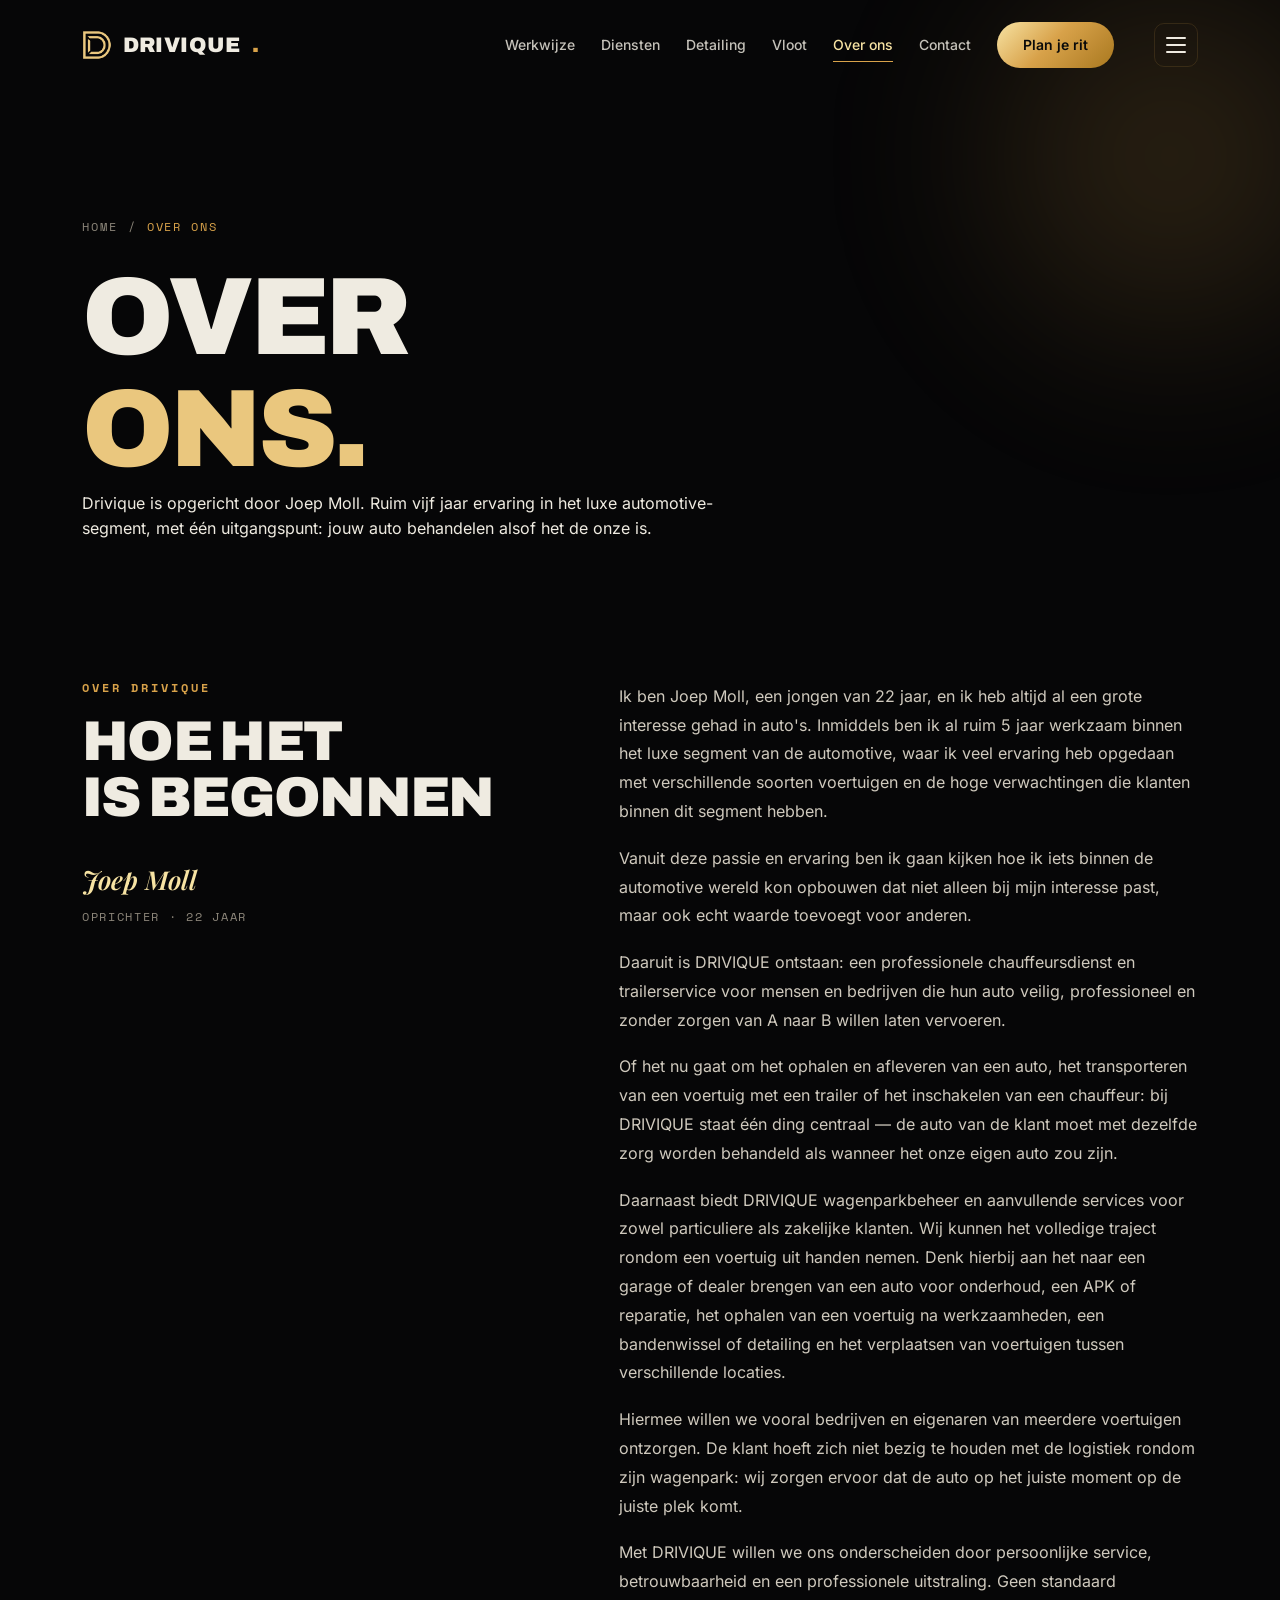
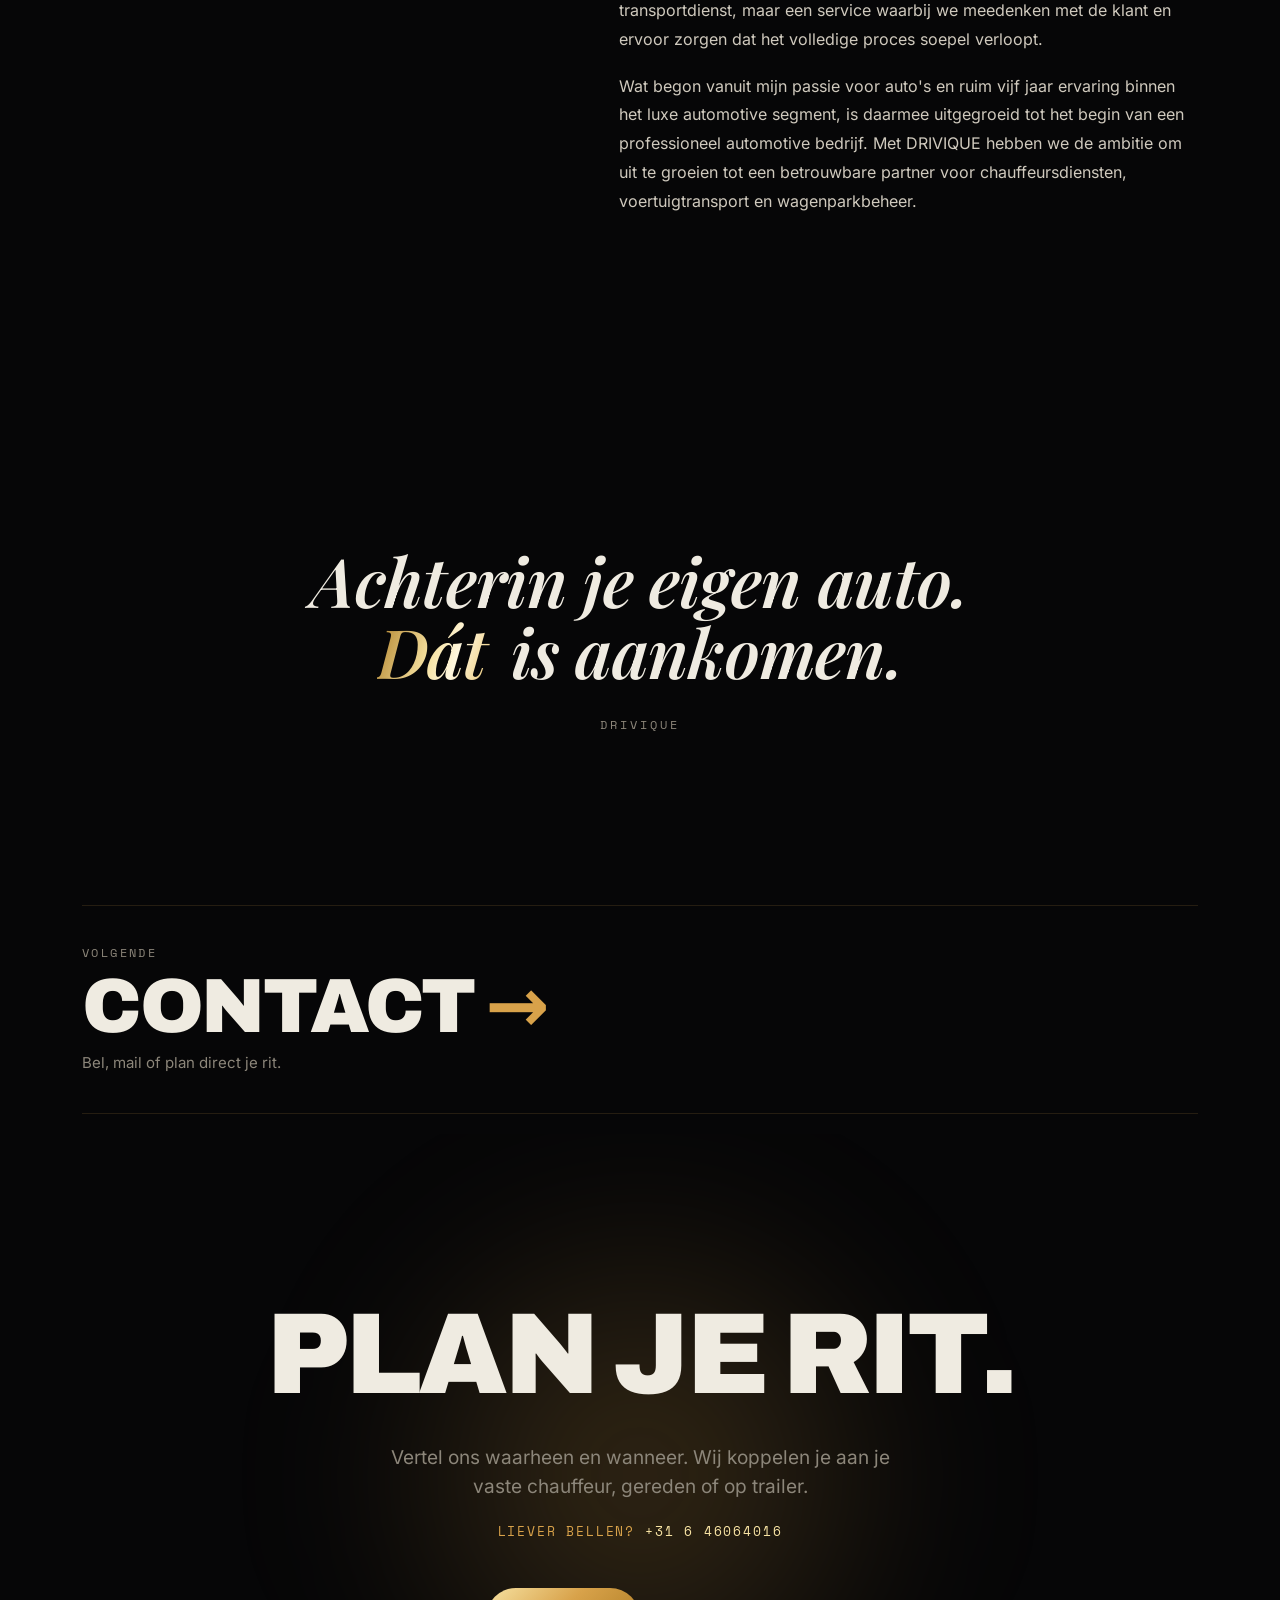
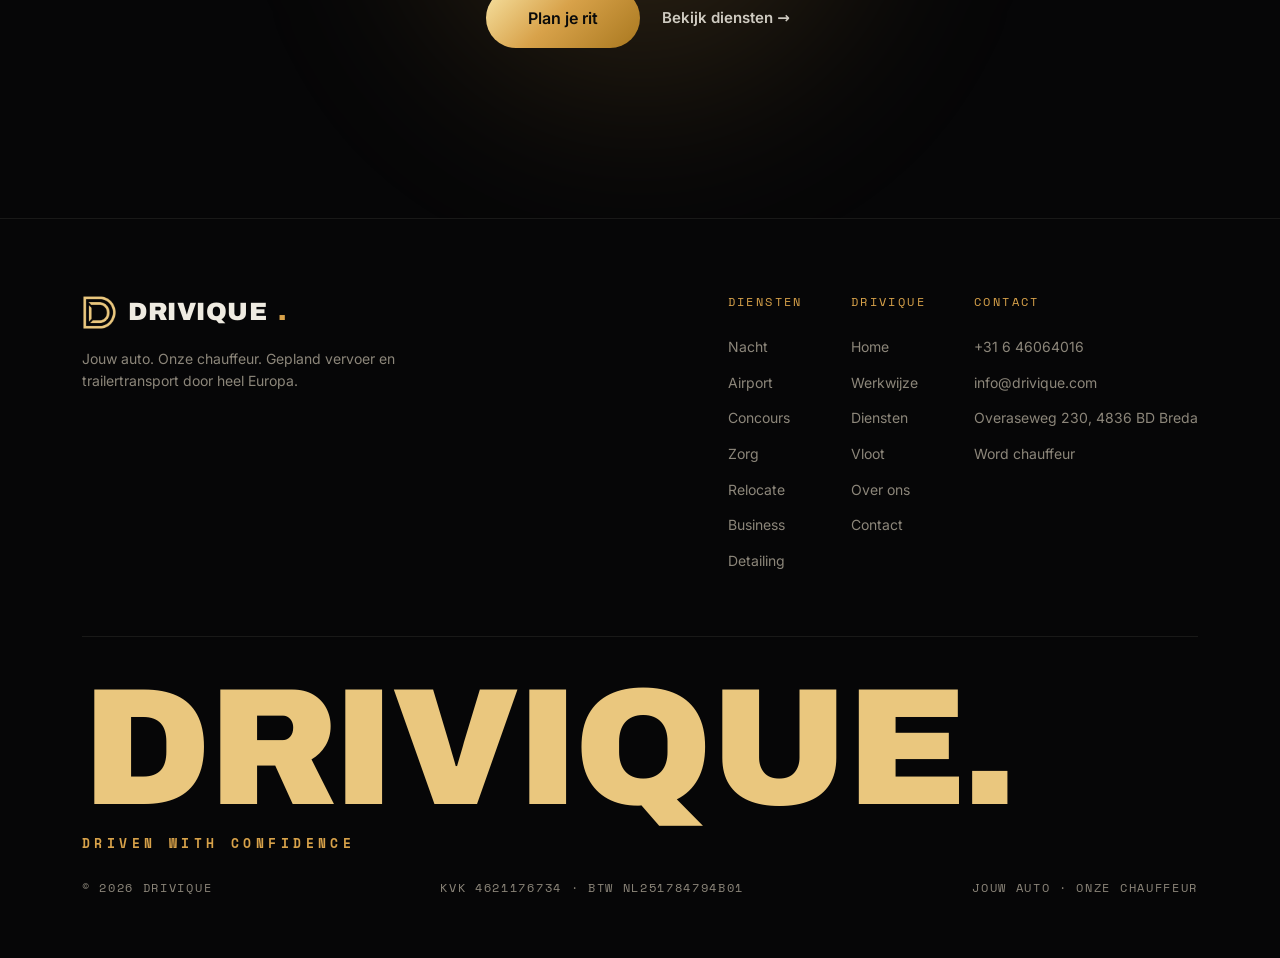
<file: over-ons.html>
<!DOCTYPE html><html lang="nl"><head><meta charset="UTF-8"><meta name="viewport" content="width=device-width, initial-scale=1.0, viewport-fit=cover">
<meta name="color-scheme" content="dark">
<meta name="theme-color" content="#060607">
<link rel="icon" type="image/png" href="/images/logo.png"><link rel="apple-touch-icon" href="/apple-touch-icon.png"><title>Over ons — Joep Moll & Drivique | Breda</title>
<meta name="description" content="Het verhaal achter Drivique: opgericht door Joep Moll, met ruim vijf jaar ervaring in het luxe automotive-segment. Chauffeursdienst, transport en wagenparkbeheer.">
<meta name="keywords" content="chauffeursdienst, chauffeur Breda, autotransport, auto laten vervoeren, trailertransport, autopoetsen, detailing Breda, auto ophalen en wegbrengen, chauffeur Europa, wagenparkbeheer">
<meta name="robots" content="index, follow">
<meta name="author" content="Drivique">
<link rel="canonical" href="https://drivique.com/over-ons">
<meta property="og:type" content="website">
<meta property="og:site_name" content="Drivique">
<meta property="og:title" content="Over ons — Joep Moll & Drivique | Breda">
<meta property="og:description" content="Het verhaal achter Drivique: opgericht door Joep Moll, met ruim vijf jaar ervaring in het luxe automotive-segment. Chauffeursdienst, transport en wagenparkbeheer.">
<meta property="og:url" content="https://drivique.com/over-ons">
<meta property="og:image" content="https://drivique.com/og.jpg"><meta property="og:image:width" content="1200"><meta property="og:image:height" content="630"><meta property="og:image:alt" content="Drivique — chauffeursdienst en autotransport, Breda">
<meta property="og:locale" content="nl_NL">
<meta name="twitter:card" content="summary_large_image">
<meta name="twitter:title" content="Over ons — Joep Moll & Drivique | Breda">
<meta name="twitter:description" content="Het verhaal achter Drivique: opgericht door Joep Moll, met ruim vijf jaar ervaring in het luxe automotive-segment. Chauffeursdienst, transport en wagenparkbeheer.">
<meta name="twitter:image" content="https://drivique.com/og.jpg"><link rel="preload" href="/fonts/archivo-latin-900-normal.woff2" as="font" type="font/woff2" crossorigin><link rel="preload" href="/fonts/inter-latin-400-normal.woff2" as="font" type="font/woff2" crossorigin><link rel="stylesheet" href="/fonts/fonts.css"><style>
  :root{--black:#060607;--panel:#0C0C0E;--panel2:#131315;--leather:#1A150D;--bone:#EFEBE1;--grey:#8C867A;--gold:#D8A24A;--gold-hi:#F7E3A3;--gold-deep:#A9781F;--line:rgba(216,162,74,.15);--hair:rgba(239,235,225,.08);--display:"Archivo",system-ui,sans-serif;--body:"Inter",system-ui,sans-serif;--serif:"Playfair Display",Georgia,serif;--mono:"Space Mono",ui-monospace,monospace;--grad:linear-gradient(135deg,#F7E3A3,#D8A24A 46%,#A9781F);--ease:cubic-bezier(.16,1,.3,1);color-scheme:dark;}
  *{box-sizing:border-box;margin:0;padding:0}
  html{scroll-behavior:smooth;-webkit-text-size-adjust:100%;text-size-adjust:100%;background:#060607}
  body{background:var(--black);color:var(--bone);font-family:var(--body);line-height:1.55;-webkit-font-smoothing:antialiased;overflow-x:hidden;min-height:100vh;-webkit-tap-highlight-color:transparent}
  .wrap{max-width:1180px;margin:0 auto;padding:0 32px}
  ::selection{background:var(--gold);color:#000}
  /* solid gold for large wordmarks (no clip bug) */
  .goldflat{color:#EAC77E}
  /* shimmer gold only for small accents */
  .gold{background:linear-gradient(110deg,#A9781F 0%,#F7E3A3 22%,#FFF7DE 30%,#E9C36A 44%,#B8823A 60%,#A9781F 100%);background-size:250% 100%;-webkit-background-clip:text;background-clip:text;color:transparent;animation:shimmer 8s linear infinite;padding-right:.12em;-webkit-box-decoration-break:clone;box-decoration-break:clone}
  @keyframes shimmer{0%{background-position:200% 0}100%{background-position:-60% 0}}
  .mline{display:block;overflow:hidden;padding-bottom:.1em;padding-right:.22em;margin-right:-.22em}
  .mline>span{display:block;transition:transform 1.15s var(--ease) var(--d,0s)}
  .js .mline>span{transform:translateY(116%)}
  .mline.in>span{transform:translateY(0)}
  .reveal{transition:opacity 1s var(--ease) var(--d,0s),transform 1s var(--ease) var(--d,0s)}
  .js .reveal{opacity:0;transform:translateY(34px)}
  .reveal.in{opacity:1;transform:none}
  #bar{position:fixed;top:0;left:0;height:2px;width:0;z-index:200;background:var(--grad)}
  nav{position:fixed;top:0;left:0;right:0;z-index:120;padding:22px 0;transition:background .5s var(--ease),padding .5s var(--ease),border-color .5s;border-bottom:1px solid transparent}
  nav.scrolled{background:rgba(6,6,7,.72);-webkit-backdrop-filter:blur(16px);backdrop-filter:blur(16px);padding:14px 0;border-bottom:1px solid var(--hair)}
  .nav-in{display:flex;align-items:center;justify-content:space-between}
  .logo{font-family:var(--display);font-weight:900;font-size:21px;letter-spacing:.02em;text-transform:uppercase}
  .logo .d{color:var(--gold)}
  .nav-links{display:flex;gap:34px;align-items:center}
  .nav-links a:not(.btn){display:none}
  .nav-links a:not(.btn)::after{content:"";position:absolute;left:0;bottom:-5px;width:0;height:1px;background:var(--gold);transition:width .4s var(--ease)}
  .nav-links a:not(.btn):hover::after{width:100%}
  .btn{display:inline-block;font-family:var(--body);font-weight:600;font-size:14px;color:#0A0A0A;background:var(--grad);border:none;border-radius:100px;padding:12px 26px;cursor:pointer;position:relative;overflow:hidden;text-decoration:none;transition:transform .4s var(--ease),box-shadow .4s var(--ease)}
  .btn:hover{transform:translateY(-2px);box-shadow:0 14px 40px rgba(216,162,74,.35)}
  .btn::after{content:"";position:absolute;top:0;left:-120%;width:60%;height:100%;background:linear-gradient(105deg,transparent,rgba(255,255,255,.55),transparent);transform:skewX(-18deg);transition:left .7s var(--ease)}
  .btn:hover::after{left:170%}
  .btn.lg{font-size:16px;padding:18px 42px}
  .hero{position:relative;min-height:100vh;min-height:100svh;display:flex;align-items:center;overflow:hidden}
  .glow{position:absolute;border-radius:50%;filter:blur(80px);opacity:.45;will-change:transform}
  .glow.a{width:540px;height:540px;background:radial-gradient(circle,rgba(216,162,74,.5),transparent 70%);top:-90px;right:-40px}
  .glow.b{width:440px;height:440px;background:radial-gradient(circle,rgba(169,120,31,.5),transparent 70%);bottom:-140px;left:-120px}
  .sweep{position:absolute;top:0;bottom:0;left:-60%;width:48%;background:linear-gradient(105deg,transparent,rgba(247,227,163,.2) 45%,transparent);filter:blur(12px);animation:sweep 2.8s var(--ease) .3s both;pointer-events:none}
  @keyframes sweep{0%{left:-60%;opacity:0}20%{opacity:1}100%{left:135%;opacity:0}}
  .hero::before{content:"";position:absolute;inset:0;background:radial-gradient(130% 90% at 62% 32%,transparent 42%,rgba(0,0,0,.72));pointer-events:none}
  .hero-in{position:relative;z-index:3}
  .eyebrow{display:inline-flex;align-items:center;gap:10px;font-family:var(--mono);font-size:11px;font-weight:700;letter-spacing:.24em;text-transform:uppercase;color:var(--gold)}
  .js .eyebrow{opacity:0;transform:translateY(14px);animation:fade .9s var(--ease) .3s forwards}
  .eyebrow::before{content:"";width:6px;height:6px;border-radius:50%;background:var(--gold);box-shadow:0 0 12px var(--gold)}
  @keyframes fade{to{opacity:1;transform:none}}
  .hero h1{font-family:var(--display);font-weight:900;font-size:clamp(52px,11vw,168px);line-height:.84;letter-spacing:-.015em;text-transform:uppercase;margin:22px 0 8px;overflow:visible;white-space:nowrap}
  .hero .tag{font-family:var(--display);font-weight:800;font-size:clamp(22px,4.4vw,46px);letter-spacing:-.01em;line-height:1.02}
  .hero .tag .sep{color:var(--gold);font-weight:400;margin:0 .2em}
  .hero p.lead{max-width:540px;margin-top:28px;color:var(--grey);font-size:clamp(15px,1.7vw,18px)}
  .hero .cta{margin-top:38px;display:flex;gap:24px;flex-wrap:wrap;align-items:center}
  .ghost{color:var(--bone);text-decoration:none;font-weight:600;font-size:15px;display:inline-flex;align-items:center;gap:8px;opacity:.85;transition:gap .3s var(--ease),color .3s}
  .ghost:hover{color:var(--gold-hi);gap:12px}
  .scrollcue{position:absolute;bottom:28px;left:50%;transform:translateX(-50%);z-index:3;font-family:var(--mono);font-size:10px;letter-spacing:.32em;text-transform:uppercase;color:var(--grey);animation:blink 2.8s ease-in-out infinite}
  @keyframes blink{0%,100%{opacity:.3}50%{opacity:.85}}
  .sec{padding:150px 0}
  .kick{font-family:var(--mono);font-size:11px;letter-spacing:.24em;text-transform:uppercase;color:var(--grey);margin-bottom:26px;display:inline-block}
  .kick em{font-style:normal;color:var(--gold);margin-right:14px}
  h2.big{font-family:var(--display);font-weight:900;font-size:clamp(34px,5.6vw,68px);line-height:1;letter-spacing:-.03em;text-transform:uppercase}
  .stmt{padding:140px 0;text-align:center}
  .stmt h2{font-family:var(--display);font-weight:900;font-size:clamp(40px,8.4vw,116px);line-height:.9;letter-spacing:-.035em;text-transform:uppercase}
  .stmt p{max-width:54ch;margin:34px auto 0;color:var(--grey);font-size:18px}
  .stats{display:grid;grid-template-columns:repeat(4,1fr);gap:1px;background:var(--hair);border-top:1px solid var(--hair);border-bottom:1px solid var(--hair)}
  .stat{background:var(--black);padding:52px 24px;text-align:center}
  .stat .n{font-family:var(--display);font-weight:900;font-size:clamp(44px,7vw,82px);line-height:1;letter-spacing:-.02em}
  .stat .l{font-family:var(--mono);font-size:11px;letter-spacing:.14em;text-transform:uppercase;color:var(--grey);margin-top:16px}
  .steps{display:grid;grid-template-columns:repeat(3,1fr);gap:24px;margin-top:64px}
  .step{border:1px solid var(--line);border-radius:16px;padding:40px;background:linear-gradient(180deg,var(--panel),var(--black))}
  .step .no{font-family:var(--mono);font-size:12px;color:var(--gold);letter-spacing:.2em}
  .step h3{font-family:var(--display);font-weight:800;font-size:25px;letter-spacing:-.01em;margin:20px 0 12px}
  .step p{color:var(--grey);font-size:15.5px}
  .pin-outer{height:260vh;position:relative}
  .pin-inner{position:sticky;top:0;height:100vh;display:flex;align-items:center;overflow:hidden;background:var(--black)}
  .pin-bg{position:absolute;inset:0;background:radial-gradient(85% 65% at 50% 42%,rgba(216,162,74,.09),transparent 60%)}
  .frame{position:absolute;inset:0;display:flex;align-items:center;opacity:0;transition:opacity .8s var(--ease),transform .8s var(--ease);transform:translateY(28px);pointer-events:none}
  .frame.active{opacity:1;transform:none}
  .frame .wrap{width:100%}
  .frame .idx{font-family:var(--mono);font-size:12px;letter-spacing:.22em;color:var(--gold);text-transform:uppercase}
  .frame h3{font-family:var(--display);font-weight:900;font-size:clamp(46px,10vw,128px);line-height:.88;letter-spacing:-.035em;text-transform:uppercase;margin:20px 0 22px}
  .frame p{max-width:52ch;color:var(--grey);font-size:clamp(16px,1.9vw,20px)}
  .frame .zero{font-family:var(--display);font-weight:900;font-size:clamp(60px,17vw,250px);line-height:.8;position:absolute;right:5%;top:50%;transform:translateY(-50%);opacity:.12}
  .pin-nav{position:absolute;bottom:46px;left:50%;transform:translateX(-50%);display:flex;gap:10px}
  .dot{width:36px;height:3px;border-radius:3px;background:rgba(239,235,225,.18);transition:background .5s var(--ease)}
  .dot.on{background:var(--grad)}
  .quote{padding:160px 0;text-align:center}
  .quote blockquote{font-family:var(--serif);font-style:italic;font-weight:600;font-size:clamp(30px,5.6vw,68px);line-height:1.05;letter-spacing:-.01em;max-width:17ch;margin:0 auto}
  .quote cite{display:block;margin-top:30px;font-family:var(--mono);font-size:11px;letter-spacing:.24em;text-transform:uppercase;color:var(--grey);font-style:normal}
  .svc-head{display:flex;justify-content:space-between;align-items:flex-end;flex-wrap:wrap;gap:24px;margin-bottom:56px}
  .svc-grid{display:grid;grid-template-columns:repeat(3,1fr);gap:20px}
  .card{border:1px solid var(--line);border-radius:18px;padding:38px;background:var(--panel);position:relative;overflow:hidden;transition:transform .5s var(--ease),border-color .5s var(--ease)}
  .card:hover{transform:translateY(-6px);border-color:var(--gold)}
  .card::after{content:"";position:absolute;inset:0;background:linear-gradient(135deg,rgba(216,162,74,.1),transparent 48%);opacity:0;transition:opacity .5s var(--ease)}
  .card:hover::after{opacity:1}
  .card.flag{grid-column:span 2;background:linear-gradient(120deg,var(--leather),var(--panel))}
  .card .t{font-family:var(--mono);font-size:11px;letter-spacing:.2em;text-transform:uppercase;color:var(--gold);position:relative;z-index:2}
  .card h3{font-family:var(--display);font-weight:800;font-size:29px;letter-spacing:-.01em;margin:18px 0 12px;position:relative;z-index:2}
  .card p{color:var(--grey);font-size:15.5px;max-width:46ch;position:relative;z-index:2}
  .card-link{position:relative;z-index:2;display:inline-block;margin-top:16px;font-family:var(--mono);font-size:11px;letter-spacing:.14em;text-transform:uppercase;color:var(--gold);text-decoration:none}
  .card-link:hover{color:var(--gold-hi)}
  .trust{display:flex;flex-wrap:wrap;gap:12px;justify-content:center;margin-top:56px}
  .badge{font-family:var(--mono);font-size:12.5px;letter-spacing:.04em;border:1px solid var(--line);border-radius:100px;padding:11px 20px;color:var(--bone)}
  .badge b{color:var(--gold);font-weight:700;margin-right:6px}
  /* fleet: highlight + uniform strip, tap to reveal colour */
  .fleet{padding:150px 0 60px}
  .fleet .head{display:flex;align-items:baseline;justify-content:space-between;flex-wrap:wrap;gap:10px;margin-bottom:36px}
  .fleet .head p{color:var(--grey);font-size:14px;max-width:44ch}
  .hl{position:relative;border-radius:18px;overflow:hidden;border:1px solid var(--line);margin-bottom:14px;aspect-ratio:1500/640;cursor:pointer}
  .hl img{position:absolute;inset:0;width:100%;height:100%;object-fit:cover;display:block}
  .hl img.c{filter:contrast(1.03)}
  .hl img.bw{filter:grayscale(1) contrast(1.03) brightness(.9);opacity:1;transition:opacity .7s var(--ease)}
  .hl.lit img.bw{opacity:0}
  .hl::after{content:"";position:absolute;inset:0;background:linear-gradient(90deg,rgba(6,6,7,.7),transparent 55%);pointer-events:none}
  .hl .cap{position:absolute;left:32px;bottom:28px;z-index:3}
  .hl .cap .k{font-family:var(--mono);font-size:11px;letter-spacing:.2em;text-transform:uppercase;color:var(--gold-hi)}
  .hl .cap h3{font-family:var(--display);font-weight:900;font-size:clamp(26px,4vw,44px);letter-spacing:-.02em;text-transform:uppercase;margin-top:8px}
  .tapc{position:absolute;right:16px;top:14px;z-index:3;font-family:var(--mono);font-size:10px;letter-spacing:.14em;text-transform:uppercase;color:var(--bone);opacity:.72;display:inline-flex;align-items:center;gap:7px;pointer-events:none}
  .tapc::before{content:"";width:7px;height:7px;border-radius:50%;border:1px solid var(--gold);background:transparent;transition:background .4s}
  .lit .tapc::before{background:var(--gold)}
  .strip{display:grid;grid-template-columns:repeat(6,1fr);gap:14px}
  .shot{position:relative;border-radius:12px;overflow:hidden;aspect-ratio:4/3;border:1px solid var(--hair);cursor:pointer}
  .shot img{position:absolute;inset:0;width:100%;height:100%;object-fit:cover;display:block}
  .shot img.c{filter:contrast(1.03)}
  .shot img.bw{filter:grayscale(1) contrast(1.02) brightness(.9);opacity:.85;transition:opacity .6s var(--ease)}
  .shot:hover img.bw{opacity:.72}
  .shot.lit img.bw{opacity:0}
  .shot span:not(.tapc){position:absolute;left:12px;bottom:9px;z-index:3;font-family:var(--mono);font-size:9px;letter-spacing:.12em;text-transform:uppercase;color:var(--bone);opacity:.85}
  .shot::after{content:"";position:absolute;inset:0;z-index:1;background:linear-gradient(180deg,transparent 55%,rgba(6,6,7,.6));pointer-events:none}
  .shot .tapc{right:10px;top:9px}
  .shot .tapc::before{width:8px;height:8px}

  .about{padding:150px 0}
  .about .grid{display:grid;grid-template-columns:0.9fr 1.1fr;gap:64px;align-items:start}
  .about .lead-h{font-family:var(--display);font-weight:900;font-size:clamp(30px,4.4vw,56px);line-height:1;letter-spacing:-.03em;text-transform:uppercase}
  .about .lead-h .gsmall{display:block;font-family:var(--mono);font-size:12px;letter-spacing:.24em;color:var(--gold);text-transform:uppercase;margin-bottom:20px;font-weight:700}
  .about .sig{margin-top:34px;font-family:var(--serif);font-style:italic;font-size:26px;color:var(--gold-hi)}
  .about .sig small{display:block;font-family:var(--mono);font-style:normal;font-size:11px;letter-spacing:.14em;text-transform:uppercase;color:var(--grey);margin-top:8px}
  .about .body p{color:#cfc9bd;font-size:16px;line-height:1.8;margin-bottom:18px}
  
  
  @media(max-width:900px){.about .grid{grid-template-columns:1fr;gap:32px}}
  .final{text-align:center;padding:170px 0;position:relative;overflow:hidden}
  .final .glow2{position:absolute;width:680px;height:680px;border-radius:50%;background:radial-gradient(circle,rgba(216,162,74,.24),transparent 65%);top:50%;left:50%;transform:translate(-50%,-50%);filter:blur(70px)}
  .final h2{position:relative;font-family:var(--display);font-weight:900;font-size:clamp(42px,9vw,124px);line-height:.88;letter-spacing:-.035em;text-transform:uppercase}
  .final p{position:relative;color:var(--grey);font-size:19px;margin:26px auto 10px;max-width:46ch}
  .final .call{position:relative;font-family:var(--mono);font-size:13px;letter-spacing:.14em;text-transform:uppercase;color:var(--gold);margin-bottom:36px}
  .final .cta-row{position:relative;display:flex;gap:18px;justify-content:center;flex-wrap:wrap}
  footer{border-top:1px solid var(--hair);padding:74px 0 60px}
  .foot-top{display:flex;justify-content:space-between;flex-wrap:wrap;gap:34px;margin-bottom:56px}
  .foot-links{display:flex;gap:48px;flex-wrap:wrap}
  .foot-col h4{font-family:var(--mono);font-size:11px;letter-spacing:.2em;text-transform:uppercase;color:var(--gold);margin-bottom:18px}
  .foot-col a{display:block;color:var(--grey);text-decoration:none;font-size:14px;margin-bottom:11px}
  .foot-col a:hover{color:var(--bone)}
  .foot-word{font-family:var(--display);font-weight:900;font-size:clamp(52px,13vw,168px);text-transform:uppercase;letter-spacing:-.02em;line-height:.82;border-top:1px solid var(--hair);padding-top:44px;overflow:visible;white-space:nowrap}
  .foot-meta{display:flex;justify-content:space-between;flex-wrap:wrap;gap:14px;margin-top:26px;font-family:var(--mono);font-size:11px;letter-spacing:.14em;text-transform:uppercase;color:var(--grey)}
  @media(max-width:900px){
    .glow{opacity:.28;filter:blur(70px)}
    .nav-links a:not(.btn){display:none}
    .stats{grid-template-columns:repeat(2,1fr)}
    .steps,.svc-grid{grid-template-columns:1fr}
    .card.flag{grid-column:auto}
    .strip{grid-template-columns:repeat(2,1fr)}
    .hl .cap{left:20px;bottom:18px}
    .sec{padding:96px 0}.frame .zero{display:none}
  }
  @media(prefers-reduced-motion:reduce){.eyebrow{animation:none!important;opacity:1!important;transform:none!important}.glow{display:none}}

  .modal{position:fixed;inset:0;z-index:300;display:none;align-items:center;justify-content:center;padding:22px}
  .modal.open{display:flex}
  .modal .ov{position:absolute;inset:0;background:rgba(4,4,6,.74);-webkit-backdrop-filter:blur(6px);backdrop-filter:blur(6px)}
  .modal .panel{position:relative;z-index:2;width:100%;max-width:560px;max-height:92vh;overflow:auto;background:linear-gradient(180deg,#101013,#08080a);border:1px solid var(--line);border-radius:20px;padding:40px 38px;box-shadow:0 40px 120px rgba(0,0,0,.6)}
  .modal .x{position:absolute;top:14px;right:18px;z-index:3;background:none;border:none;color:var(--grey);font-size:26px;line-height:1;cursor:pointer}
  .modal .x:hover{color:var(--gold)}
  .modal .k{font-family:var(--mono);font-size:11px;letter-spacing:.22em;text-transform:uppercase;color:var(--gold);display:block;margin-bottom:12px}
  .modal h3{font-family:var(--display);font-weight:900;font-size:32px;letter-spacing:-.02em;text-transform:uppercase;line-height:.95}
  .modal .sub{color:var(--grey);font-size:14px;margin-top:10px;margin-bottom:22px}
  .modal label{display:block;font-family:var(--mono);font-size:10px;letter-spacing:.16em;text-transform:uppercase;color:var(--gold);margin:16px 0 7px}
  .modal input,.modal select{width:100%;background:#08080a;border:1px solid var(--line);border-radius:10px;color:var(--bone);font-family:var(--body);font-size:15px;padding:13px 14px;outline:none;transition:border-color .3s}
  .modal input::placeholder{color:#5c584f}
  .modal input:focus,.modal select:focus{border-color:var(--gold)}
  .modal input[type=date],.modal input[type=time]{color-scheme:dark}
  .modal select{appearance:none;-webkit-appearance:none;background-image:linear-gradient(45deg,transparent 50%,var(--gold) 50%),linear-gradient(135deg,var(--gold) 50%,transparent 50%);background-position:calc(100% - 20px) 20px,calc(100% - 14px) 20px;background-size:6px 6px,6px 6px;background-repeat:no-repeat}
  .modal .row2{display:grid;grid-template-columns:1fr 1fr;gap:14px}
  .modal .send{margin-top:28px;width:100%;text-align:center;border:none;font-size:16px;padding:17px}
  .modal .note{margin-top:14px;text-align:center;font-family:var(--mono);font-size:10.5px;letter-spacing:.12em;text-transform:uppercase;color:var(--grey)}
  .modal .note b{color:var(--gold-hi)}
  @media(max-width:560px){.modal .row2{grid-template-columns:1fr}.modal .panel{padding:32px 24px}}

  .adm{position:fixed;inset:0;z-index:500;display:none;align-items:center;justify-content:center;padding:22px;background:radial-gradient(120% 90% at 50% 20%,rgba(216,162,74,.08),transparent 60%),rgba(3,3,4,.96)}
  .adm.open{display:flex}
  .adm-scan{position:absolute;inset:0;pointer-events:none;background:repeating-linear-gradient(180deg,rgba(216,162,74,.04) 0,rgba(216,162,74,.04) 1px,transparent 1px,transparent 4px);opacity:.5}
  .adm-scan::after{content:"";position:absolute;left:0;right:0;height:120px;background:linear-gradient(180deg,transparent,rgba(216,162,74,.12),transparent);animation:admscan 5s linear infinite}
  @keyframes admscan{0%{top:-120px}100%{top:100%}}
  .adm-box{position:relative;z-index:2;width:100%;max-width:420px;background:linear-gradient(180deg,#0f0f11,#08080a);border:1px solid var(--line);border-radius:18px;padding:38px}
  .adm-dash{max-width:860px;max-height:90vh;overflow:auto}
  .adm-x{position:absolute;top:12px;right:16px;background:none;border:none;color:var(--grey);font-size:24px;cursor:pointer}
  .adm-x:hover{color:var(--gold)}
  .adm-k{font-family:var(--mono);font-size:11px;letter-spacing:.24em;text-transform:uppercase;color:var(--gold);margin-bottom:10px}
  .adm h3{font-family:var(--display);font-weight:900;font-size:26px;text-transform:uppercase;letter-spacing:-.01em}
  .adm h3 span{color:var(--gold)}
  .adm-sub{color:var(--grey);font-size:13px;margin:8px 0 18px}
  .adm input,.adm select{width:100%;background:#08080a;border:1px solid var(--line);border-radius:10px;color:var(--bone);font-family:var(--mono);font-size:14px;padding:12px 14px;outline:none}
  .adm input:focus,.adm select:focus{border-color:var(--gold)}
  .adm-err{color:#e0663f;font-family:var(--mono);font-size:12px;margin-top:12px;min-height:16px;letter-spacing:.05em}
  .adm-granted{font-family:var(--mono);letter-spacing:.3em;color:var(--gold-hi);text-align:center;padding:20px 0;font-size:14px;text-transform:uppercase}
  .adm-head{display:flex;justify-content:space-between;align-items:flex-end;gap:16px;flex-wrap:wrap;margin-bottom:22px}
  .adm-tools{display:flex;gap:8px;flex-wrap:wrap}
  .adm-tools select,.adm-tools button{width:auto;font-family:var(--mono);font-size:11px;letter-spacing:.08em;text-transform:uppercase;padding:9px 13px;background:#0c0c0e;border:1px solid var(--line);border-radius:8px;color:var(--bone);cursor:pointer}
  .adm-tools button:hover{border-color:var(--gold);color:var(--gold-hi)}
  .adm-list{display:flex;flex-direction:column;gap:10px}
  .adm-empty{color:var(--grey);font-family:var(--mono);font-size:13px;padding:30px 0;text-align:center}
  .rq{border:1px solid var(--line);border-radius:12px;padding:16px 18px;background:#0b0b0d}
  .rq.done{opacity:.5}
  .rq .rq-top{display:flex;justify-content:space-between;align-items:center;gap:10px;margin-bottom:10px}
  .rq .rq-d{font-family:var(--mono);font-size:11px;letter-spacing:.12em;text-transform:uppercase;color:var(--gold)}
  .rq .rq-ts{font-family:var(--mono);font-size:10px;color:var(--grey)}
  .rq .rq-grid{display:grid;grid-template-columns:repeat(2,1fr);gap:6px 20px;font-size:13.5px;color:#cfc9bd}
  .rq .rq-grid b{color:var(--grey);font-weight:400;font-family:var(--mono);font-size:10px;letter-spacing:.1em;text-transform:uppercase;display:block;margin-bottom:1px}
  .rq a{color:var(--gold-hi);text-decoration:none}
  .rq .rq-act{display:flex;gap:8px;margin-top:12px}
  .rq .rq-act button{font-family:var(--mono);font-size:10px;letter-spacing:.08em;text-transform:uppercase;padding:6px 10px;background:transparent;border:1px solid var(--line);border-radius:7px;color:var(--grey);cursor:pointer}
  .rq .rq-act button:hover{border-color:var(--gold);color:var(--gold-hi)}
  .adm-note{margin-top:20px;font-family:var(--mono);font-size:10px;letter-spacing:.06em;color:var(--grey);line-height:1.7;border-top:1px solid var(--hair);padding-top:16px}

  .price-intro{color:var(--grey);font-size:17px;max-width:54ch;margin-top:12px}
  .pricelist{margin-top:52px;border-top:1px solid var(--hair)}
  .prow{display:flex;justify-content:space-between;align-items:baseline;gap:28px;padding:26px 2px;border-bottom:1px solid var(--hair)}
  .pname{font-family:var(--display);font-weight:800;font-size:clamp(20px,2.4vw,24px);letter-spacing:-.01em}
  .pname .pdesc{display:block;font-family:var(--body);font-weight:400;font-size:14.5px;color:var(--grey);letter-spacing:0;line-height:1.6;margin-top:9px;max-width:58ch}
  .pprice{font-family:var(--mono);font-weight:700;font-size:17px;color:var(--gold-hi);white-space:nowrap;letter-spacing:.02em}
  .strip3{display:grid;grid-template-columns:repeat(2,1fr);gap:14px;margin:44px 0 0;max-width:840px}
  .strip3 .shot{aspect-ratio:4/5}
  @media(max-width:900px){.strip3{grid-template-columns:1fr;max-width:420px}}
  .pnote{margin-top:28px;font-family:var(--mono);font-size:11px;letter-spacing:.06em;color:var(--grey);line-height:1.8}
  .pnote b{color:var(--gold)}

  .sr-only{position:absolute;width:1px;height:1px;padding:0;margin:-1px;overflow:hidden;clip:rect(0,0,0,0);white-space:nowrap;border:0}
  .logo{display:flex;align-items:center;gap:11px}
  .brandmark{height:1.4em;width:auto;display:block}
  .hero-mark{height:clamp(58px,9vw,112px);width:auto;display:block;margin-bottom:26px}
  .js .hero-mark{opacity:0;transform:translateY(14px) scale(.96);animation:markin 1s var(--ease) .15s forwards}
  @keyframes markin{to{opacity:1;transform:none}}
  .slogan{font-family:var(--mono);font-weight:700;font-size:clamp(10px,1.35vw,12.5px);letter-spacing:.34em;text-transform:uppercase;color:var(--gold)}

  .burger{display:flex;flex-direction:column;justify-content:center;gap:5px;width:44px;height:44px;background:none;border:1px solid var(--line);border-radius:10px;cursor:pointer;padding:0 11px;transition:border-color .3s;margin-left:14px}
  .burger:hover{border-color:var(--gold)}
  .burger span{display:block;height:2px;width:100%;background:var(--bone);border-radius:2px;transition:transform .4s var(--ease),opacity .3s}
  .burger.open span:nth-child(1){transform:translateY(7px) rotate(45deg)}
  .burger.open span:nth-child(2){opacity:0}
  .burger.open span:nth-child(3){transform:translateY(-7px) rotate(-45deg)}
  .menu{position:fixed;inset:0;z-index:150;background:rgba(6,6,7,.98);-webkit-backdrop-filter:blur(10px);backdrop-filter:blur(10px);opacity:0;visibility:hidden;transition:opacity .45s var(--ease),visibility .45s;display:flex;flex-direction:column;justify-content:center;padding:96px 32px 40px}
  .menu.open{opacity:1;visibility:visible}
  .menu-inner{max-width:1000px;margin:0 auto;width:100%;display:grid;grid-template-columns:1fr 1fr;gap:40px}
  .menu-col .menu-h{font-family:var(--mono);font-size:11px;letter-spacing:.24em;text-transform:uppercase;color:var(--gold);display:block;margin-bottom:18px;padding-bottom:12px;border-bottom:1px solid var(--hair)}
  .menu-col a{display:block;font-family:var(--display);font-weight:800;font-size:clamp(22px,3.4vw,34px);letter-spacing:-.02em;text-transform:uppercase;color:var(--bone);text-decoration:none;padding:7px 0;transition:color .25s,transform .35s var(--ease);transform:translateY(12px);opacity:0}
  .menu.open .menu-col a{transform:none;opacity:1}
  .menu-col a:hover{color:var(--gold)}
  .menu-foot{max-width:1000px;margin:44px auto 0;width:100%;display:flex;align-items:center;gap:22px;flex-wrap:wrap;border-top:1px solid var(--hair);padding-top:26px}
  .menu-foot a:not(.btn){font-family:var(--mono);font-size:12px;letter-spacing:.1em;color:var(--grey);text-decoration:none}
  .menu-foot a:not(.btn):hover{color:var(--gold-hi)}
  .menu-foot .btn{margin-left:auto}
  @media(max-width:640px){.menu-inner{grid-template-columns:1fr;gap:30px}.menu-foot .btn{margin-left:0;width:100%;text-align:center}}

/* ================= v4: responsive, mobile & large-screen polish ================= */
:root{--gutter:32px}
@media(max-width:600px){:root{--gutter:20px}}
.wrap{padding-left:max(var(--gutter),env(safe-area-inset-left))!important;padding-right:max(var(--gutter),env(safe-area-inset-right))!important}
h1,h2,h3,blockquote{text-wrap:balance}
p,li{text-wrap:pretty}
.btn{white-space:nowrap}
a.logo{text-decoration:none;color:var(--bone);min-height:44px}
.tapc{font-size:11px}
.statwrap{padding-top:20px;padding-bottom:70px}

/* nav */
.nav-links{gap:26px}
@media(min-width:1100px){
 .nav-links a:not(.btn){display:inline-block;color:var(--bone);text-decoration:none;font-size:14px;font-weight:500;opacity:.82;position:relative;padding:12px 0;transition:opacity .3s}
 .nav-links a:not(.btn):hover{opacity:1}
 .nav-links a:not(.btn)::after{bottom:6px}
}
@media(max-width:600px){
 nav{padding:14px 0}
 .logo{font-size:17px;gap:8px}
 .nav-links{gap:8px}
 .nav-links .btn{padding:11px 16px;font-size:13px}
 .burger{margin-left:4px}
}
@media(max-width:359px){.nav-links .btn{display:none}}

/* hero */
.hero-in{width:100%;padding-top:110px;padding-bottom:90px}
/* 'DRIVIQUE.' is 5.66em wide in Archivo 900: 15vw keeps it inside the gutters on every phone */
.hero h1{font-size:clamp(44px,15vw,168px);font-size:clamp(44px,min(15vw,26vh),168px)}
.hero p.lead{font-size:clamp(16px,1.7vw,19px)}
@media(max-height:640px){.scrollcue{display:none}}
@media(max-width:600px){.eyebrow{letter-spacing:.16em}.hero .cta{gap:14px}}

/* readable minimums for the mono labels */
.eyebrow,.kick,.stat .l,.card .t,.card-link,.quote cite,.pnote,.foot-col h4,.foot-meta,.hl .cap .k,.about .sig small,.menu-col .menu-h,.modal .k,.modal .note{font-size:12px}
.slogan{font-size:clamp(11px,1.35vw,13px)}
.scrollcue{font-size:11px}
.modal label{font-size:11px}
.shot span:not(.tapc){font-size:11px;left:12px;bottom:10px}

/* tap targets */
.card-link{display:inline-flex;align-items:center;min-height:44px;margin-top:6px}
.ghost{min-height:44px;padding:0 4px}
.foot-col a{padding:6px 0;margin-bottom:2px}
.final .call a{display:inline-block;padding:10px 0}

/* section rhythm on phones */
@media(max-width:600px){
 .sec{padding-top:84px;padding-bottom:84px}
 .stmt{padding-top:96px;padding-bottom:84px}
 .stmt h2{font-size:clamp(30px,9.6vw,116px)}
 h2.big{font-size:clamp(28px,8vw,68px)}
 .stmt p{font-size:17px}
 .quote{padding-top:110px;padding-bottom:110px}
 .fleet{padding-top:84px}
 .about{padding-top:84px;padding-bottom:84px}
 .final{padding-top:110px;padding-bottom:110px}
 .stat{padding:34px 12px}
 .step,.card{padding:26px}
 .card h3{font-size:26px}
 .steps{margin-top:40px}
 .svc-head{margin-bottom:36px}
 .prow{flex-direction:column;align-items:flex-start;gap:8px;padding:22px 2px}
 footer{padding-top:56px}
 .foot-links{gap:30px}
}
@media(min-width:601px) and (max-width:900px){
 .svc-grid{grid-template-columns:1fr 1fr}
 .card.flag{grid-column:span 2}
}

/* pinned "two ways" */
.pin-inner{height:100vh;height:100svh}
.frame h3{font-size:clamp(40px,11vw,128px)}
@media(max-width:900px){.pin-outer{height:200vh}}

/* galleries: one colour image, greyscale via CSS (half the downloads) */
.hl img.c,.shot img.c{filter:grayscale(1) contrast(1.03) brightness(.9);transition:filter .7s var(--ease),transform 1s var(--ease)}
.shot:hover img.c{filter:grayscale(1) contrast(1.05) brightness(1)}
.hl.lit img.c,.shot.lit img.c{filter:grayscale(0) contrast(1.03) brightness(1)}
.strip{grid-template-columns:repeat(3,1fr)}
@media(max-width:900px){.strip{grid-template-columns:repeat(2,1fr);gap:10px}}
@media(max-width:600px){.hl{aspect-ratio:4/3}.hl img{object-position:28% 50%}.hl .cap{left:18px;bottom:16px}}
.strip3{grid-template-columns:repeat(2,1fr);max-width:1000px}
@media(max-width:900px){.strip3{grid-template-columns:repeat(2,1fr);max-width:none;gap:10px}}

/* booking form: 16px inputs stop iOS zoom; bottom sheet on phones */
.modal input,.modal select{font-size:16px}
@media(max-width:600px){
 .modal{padding:0;align-items:flex-end}
 .modal .panel{max-height:94vh;max-height:94svh;border-radius:20px 20px 0 0;padding:28px 20px calc(24px + env(safe-area-inset-bottom))}
 .modal h3{font-size:28px}
}

/* large screens: use the space */
@media(min-width:1700px){
 .wrap{max-width:1440px}
 .logo{font-size:24px}
 .btn{font-size:15px;padding:14px 30px}
 .btn.lg{font-size:18px;padding:20px 48px}
 .nav-links a:not(.btn){font-size:15px}
 .hero h1{font-size:clamp(168px,10.5vw,220px)}
 .hero .tag{font-size:54px}
 .hero p.lead{font-size:20px;max-width:620px}
 .hero-mark{height:124px}
 .eyebrow,.kick,.stat .l,.card .t,.card-link,.quote cite,.pnote,.foot-col h4,.foot-col .fh,.foot-meta,.hl .cap .k{font-size:13px}
 .slogan{font-size:14px}
 .stmt h2{font-size:132px}.stmt p{font-size:21px}
 .stat .n{font-size:96px}
 h2.big{font-size:80px}
 .step h3{font-size:29px}.step p{font-size:17.5px}
 .frame h3{font-size:150px}.frame p{font-size:23px}
 .quote blockquote{font-size:80px}
 .card h3{font-size:34px}.card p{font-size:17.5px}
 .badge{font-size:14px}
 .pname{font-size:28px}.pname .pdesc{font-size:16.5px}.pprice{font-size:20px}
 .fleet .head p{font-size:16px}
 .shot span:not(.tapc){font-size:12px}
 .about .lead-h{font-size:66px}.about .body p{font-size:18px}.about .sig{font-size:30px}
 .final h2{font-size:146px}.final p{font-size:22px}.final .call{font-size:15px}
 .foot-col a{font-size:16px}
 .foot-word{font-size:200px}
 .strip3{max-width:1180px}
}
@media(min-width:2300px){
 .wrap{max-width:1720px}
 .hero h1{font-size:250px}.hero .tag{font-size:62px}.hero p.lead{font-size:23px;max-width:720px}
 .stmt h2{font-size:156px}.stmt p{font-size:24px}
 h2.big{font-size:94px}.frame h3{font-size:176px}.frame p{font-size:26px}
 .quote blockquote{font-size:94px}
 .card h3{font-size:40px}.card p,.step p{font-size:20px}.step h3{font-size:34px}
 .pname{font-size:32px}.pname .pdesc{font-size:18.5px}.pprice{font-size:23px}
 .about .lead-h{font-size:78px}.about .body p{font-size:20px}
 .final h2{font-size:172px}.final p{font-size:25px}
 .foot-word{font-size:236px}
 .stat .n{font-size:112px}
 .eyebrow,.kick,.stat .l,.card .t,.card-link,.quote cite,.pnote,.foot-col h4,.foot-col .fh,.foot-meta,.hl .cap .k{font-size:14px}
 .strip3{max-width:1400px}
}

/* calmer for people who ask for it */
@media(prefers-reduced-motion:reduce){
 html{scroll-behavior:auto}
 .js .reveal,.js .mline>span{opacity:1!important;transform:none!important;transition:none!important}
 .gold,.scrollcue{animation:none}
 .sweep{display:none}
 .js .hero-mark{animation:none;opacity:1;transform:none}
}

/* performance: composited hero sweep (no layout shift) */
.sweep{left:0!important;animation:sweepT 2.8s var(--ease) .3s both}
@keyframes sweepT{0%{transform:translate3d(-125%,0,0);opacity:0}20%{opacity:1}100%{transform:translate3d(281%,0,0);opacity:0}}
/* shimmer runs only while visible; big numbers and the 0KM frame stay solid gold */
.gold{animation-play-state:paused}
.gold.on{animation-play-state:running}
.stat .n.gold,.frame .gold{animation:none;background-position:62% 0}
.foot-col .fh{font-family:var(--mono);font-size:12px;letter-spacing:.2em;text-transform:uppercase;color:var(--gold);margin-bottom:18px}

.mbar{position:fixed;left:0;right:0;bottom:0;z-index:100;display:none;gap:10px;
 padding:10px max(var(--gutter),env(safe-area-inset-left)) calc(10px + env(safe-area-inset-bottom)) max(var(--gutter),env(safe-area-inset-right));
 background:rgba(6,6,7,.88);-webkit-backdrop-filter:blur(14px);backdrop-filter:blur(14px);border-top:1px solid var(--hair);
 transform:translateY(110%);transition:transform .45s var(--ease)}
.mbar.show{transform:none}
.mbar a{flex:1;display:flex;align-items:center;justify-content:center;min-height:48px;border-radius:100px;font-family:var(--body);font-weight:600;font-size:15px;text-decoration:none;white-space:nowrap}
.mbar .mbar-call{border:1px solid var(--line);color:var(--bone)}
.mbar .btn{padding:0}
@media(max-width:900px){.mbar{display:flex}body{padding-bottom:calc(68px + env(safe-area-inset-bottom))}}
@media print{.mbar{display:none}}

nav{z-index:120}
.menu{z-index:115;overflow-y:auto;-webkit-overflow-scrolling:touch;overscroll-behavior:contain;justify-content:flex-start;
 padding:max(104px,calc(env(safe-area-inset-top) + 92px)) max(var(--gutter),env(safe-area-inset-right)) calc(40px + env(safe-area-inset-bottom)) max(var(--gutter),env(safe-area-inset-left))}
@media(min-height:860px) and (min-width:641px){.menu{justify-content:center}}
@media(max-width:640px){.menu-col a{font-size:22px;padding:10px 0}.menu-inner{gap:26px}}
.burger{flex-shrink:0;width:44px;height:44px}
a:focus-visible,button:focus-visible,[role=button]:focus-visible{outline:2px solid var(--gold);outline-offset:3px}

/* ---------- v5: multi-page ---------- */
.nav-links a[aria-current="page"]{opacity:1;color:var(--gold-hi)}
.nav-links a[aria-current="page"]::after{width:100%}
.menu a[aria-current="page"]{color:var(--gold-hi)}
@media(min-width:1100px) and (max-width:1279px){.nav-links{gap:22px}.nav-links a:not(.btn){font-size:13.5px}}
.phero{position:relative;overflow:hidden;padding:clamp(132px,16vw,210px) 0 clamp(36px,5vw,64px)}
.phero .glow.a{top:-200px;right:-160px}
.phero h1{position:relative;font-family:var(--display);font-weight:900;font-size:clamp(40px,8.6vw,124px);line-height:.92;letter-spacing:-.035em;text-transform:uppercase}
.phero .lead{position:relative;max-width:640px}
.crumb{position:relative;display:flex;align-items:center;gap:10px;font-family:var(--mono);font-size:12px;letter-spacing:.16em;text-transform:uppercase;color:var(--grey);margin-bottom:18px}
.crumb a{color:var(--grey);text-decoration:none;display:inline-flex;align-items:center;min-height:44px;transition:color .3s}
.crumb a:hover{color:var(--gold-hi)}
.crumb span:last-child{color:var(--gold)}
.phero + section.sec,.phero + section.about,.phero + section.fleet{padding-top:clamp(36px,6vw,80px)}
.phero + section.pin-outer{margin-top:20px}
/* ontdek-cards (home) */
.xgrid{display:grid;grid-template-columns:repeat(3,1fr);gap:20px;margin-top:56px}
.xcard{display:flex;flex-direction:column;border:1px solid var(--line);border-radius:18px;overflow:hidden;background:var(--panel);color:var(--bone);text-decoration:none;transition:border-color .5s var(--ease),transform .5s var(--ease)}
.xcard .xi{aspect-ratio:16/10;overflow:hidden;background:#0d0d0f}
.xcard img{width:100%;height:100%;object-fit:cover;display:block;filter:grayscale(1) contrast(1.03) brightness(.82);transition:filter .7s var(--ease),transform 1s var(--ease)}
.xcard .xb{padding:24px 26px 26px;display:flex;flex-direction:column;flex:1}
.xcard .xk{font-family:var(--mono);font-size:12px;letter-spacing:.2em;text-transform:uppercase;color:var(--gold)}
.xcard h3{font-family:var(--display);font-weight:800;font-size:clamp(24px,2.4vw,32px);letter-spacing:-.01em;margin:10px 0 8px}
.xcard p{color:var(--grey);font-size:15px;flex:1}
.xcard .xgo{margin-top:18px;font-weight:600;font-size:15px;color:var(--gold-hi)}
@media(hover:hover){.xcard:hover{border-color:rgba(216,162,74,.45);transform:translateY(-4px)}
 .xcard:hover img{filter:grayscale(0) contrast(1.03) brightness(1);transform:scale(1.03)}}
.xcard:focus-visible{outline:2px solid var(--gold);outline-offset:3px}
@media(max-width:900px){.xgrid{grid-template-columns:1fr 1fr;gap:14px}}
@media(max-width:600px){.xgrid{grid-template-columns:1fr;margin-top:36px}.xcard .xi{aspect-ratio:16/9}}
/* volgende pagina */
.xnext{padding-top:10px;padding-bottom:20px}
.xnext-a{display:grid;gap:6px;border-top:1px solid var(--line);border-bottom:1px solid var(--line);padding:38px 0;color:var(--bone);text-decoration:none}
.xnext-a .xk{font-family:var(--mono);font-size:12px;letter-spacing:.2em;text-transform:uppercase;color:var(--grey)}
.xnext-a .xt{font-family:var(--display);font-weight:900;text-transform:uppercase;letter-spacing:-.03em;font-size:clamp(34px,6vw,84px);line-height:1}
.xnext-a .xt i{font-style:normal;color:var(--gold);display:inline-block;transition:transform .5s var(--ease)}
.xnext-a .xd{color:var(--grey);font-size:15px;max-width:560px}
.xnext-a:hover .xt i{transform:translateX(12px)}
/* contact */
.cgrid{display:grid;grid-template-columns:repeat(3,1fr);gap:20px;margin-top:48px}
.ccard{border:1px solid var(--line);border-radius:18px;padding:30px;background:var(--panel);display:flex;flex-direction:column;gap:8px}
.ccard .k{font-family:var(--mono);font-size:12px;letter-spacing:.2em;text-transform:uppercase;color:var(--gold)}
.ccard h3{font-family:var(--display);font-weight:800;font-size:clamp(22px,2.2vw,28px);letter-spacing:-.01em;overflow-wrap:anywhere}
.ccard p{color:var(--grey);font-size:15px}
.ccard a.big{color:var(--bone);text-decoration:none;display:inline-flex;align-items:center;min-height:44px}
.ccard a.big:hover{color:var(--gold-hi)}
.ccard .go{margin-top:auto;padding-top:10px;color:var(--gold-hi);text-decoration:none;font-weight:600;font-size:15px;display:inline-flex;align-items:center;min-height:44px}
.ccard.hl2{border-color:rgba(216,162,74,.45);background:linear-gradient(160deg,rgba(216,162,74,.12),var(--panel) 60%)}
.ccard .btn{align-self:flex-start;margin-top:auto}
@media(max-width:900px){.cgrid{grid-template-columns:1fr 1fr;gap:14px}}
@media(max-width:600px){.cgrid{grid-template-columns:1fr}.ccard{padding:24px}}
.detail-intro{max-width:54ch;color:var(--grey);font-size:17px;margin:16px 0 44px}
@media(min-width:1700px){.phero h1{font-size:150px}.xcard h3{font-size:36px}.xnext-a .xt{font-size:100px}}
</style><script type="application/ld+json">
{"@context": "https://schema.org", "@type": "BreadcrumbList", "itemListElement": [{"@type": "ListItem", "position": 1, "name": "Home", "item": "https://drivique.com/"}, {"@type": "ListItem", "position": 2, "name": "Over ons", "item": "https://drivique.com/over-ons"}]}
</script>
</head><body><div aria-hidden="true" style="position:fixed;inset:0;background:#060607;z-index:-2;pointer-events:none"></div>
<div id="bar"></div>
<nav id="nav"><div class="wrap nav-in"><a class="logo" href="./" aria-label="Drivique — home"><img class="brandmark" src="images/logo.png" alt="" width="398" height="396">Drivique<span class="d">.</span></a>
<div class="nav-links"><a href="werkwijze">Werkwijze</a><a href="diensten">Diensten</a><a href="detailing">Detailing</a><a href="vloot">Vloot</a><a href="over-ons" aria-current="page">Over ons</a><a href="contact">Contact</a><a href="contact#boeken" class="btn">Plan je rit</a><button class="burger" id="burger" aria-label="Menu" aria-expanded="false"><span></span><span></span><span></span></button></div></div></nav>
<div class="menu" id="menu" aria-hidden="true">
  <div class="menu-inner">
    <div class="menu-col">
      <span class="menu-h">Pagina's</span>
      <a href="./">Home</a>
      <a href="werkwijze">Zo werkt het</a>
      <a href="diensten">Diensten</a>
      <a href="detailing">Wassen &amp; detailing</a>
      <a href="vloot">Onze vloot</a>
      <a href="over-ons" aria-current="page">Over Drivique</a>
      <a href="contact">Contact</a>
    </div>
    <div class="menu-col">
      <span class="menu-h">Diensten</span>
      <a href="diensten/nacht">Nacht</a>
      <a href="diensten/airport">Airport</a>
      <a href="diensten/concours">Concours</a>
      <a href="diensten/zorg">Zorg</a>
      <a href="diensten/relocate">Relocate</a>
      <a href="diensten/business">Business</a>
      <a href="detailing">Detailing</a>
    </div>
  </div>
  <div class="menu-foot">
    <a href="tel:+31646064016">+31 6 46064016</a>
    <a href="mailto:info@drivique.com">info@drivique.com</a>
    <a class="btn" href="contact#boeken">Plan je rit</a>
  </div>
</div>
<span id="top"></span><header class="phero">
  <div class="glow a" data-par="0.08"></div>
  <div class="wrap">
    <div class="crumb"><a href="./">Home</a><span aria-hidden="true">/</span><span>Over ons</span></div>
    <h1><span class="mline"><span>Over</span></span> <span class="mline" style="--d:.08s"><span class="goldflat">ons.</span></span></h1>
    <p class="lead reveal" style="--d:.16s">Drivique is opgericht door Joep Moll. Ruim vijf jaar ervaring in het luxe automotive-segment, met één uitgangspunt: jouw auto behandelen alsof het de onze is.</p>
  </div>
</header>
<section class="about wrap" id="over">
  <div class="grid">
    <div class="reveal">
      <h2 class="lead-h"><span class="gsmall">Over Drivique</span> Hoe het <br>is begonnen</h2>
      <div class="sig">Joep Moll<small>Oprichter · 22 jaar</small></div>
    </div>
    <div class="body reveal" style="--d:.1s">
      <p>Ik ben Joep Moll, een jongen van 22 jaar, en ik heb altijd al een grote interesse gehad in auto's. Inmiddels ben ik al ruim 5 jaar werkzaam binnen het luxe segment van de automotive, waar ik veel ervaring heb opgedaan met verschillende soorten voertuigen en de hoge verwachtingen die klanten binnen dit segment hebben.</p>
      <p>Vanuit deze passie en ervaring ben ik gaan kijken hoe ik iets binnen de automotive wereld kon opbouwen dat niet alleen bij mijn interesse past, maar ook echt waarde toevoegt voor anderen.</p>
      <p>Daaruit is DRIVIQUE ontstaan: een professionele chauffeursdienst en trailerservice voor mensen en bedrijven die hun auto veilig, professioneel en zonder zorgen van A naar B willen laten vervoeren.</p>
      <p>Of het nu gaat om het ophalen en afleveren van een auto, het transporteren van een voertuig met een trailer of het inschakelen van een chauffeur: bij DRIVIQUE staat één ding centraal — de auto van de klant moet met dezelfde zorg worden behandeld als wanneer het onze eigen auto zou zijn.</p>
      <p>Daarnaast biedt DRIVIQUE wagenparkbeheer en aanvullende services voor zowel particuliere als zakelijke klanten. Wij kunnen het volledige traject rondom een voertuig uit handen nemen. Denk hierbij aan het naar een garage of dealer brengen van een auto voor onderhoud, een APK of reparatie, het ophalen van een voertuig na werkzaamheden, een bandenwissel of detailing en het verplaatsen van voertuigen tussen verschillende locaties.</p>
      <p>Hiermee willen we vooral bedrijven en eigenaren van meerdere voertuigen ontzorgen. De klant hoeft zich niet bezig te houden met de logistiek rondom zijn wagenpark: wij zorgen ervoor dat de auto op het juiste moment op de juiste plek komt.</p>
      <p>Met DRIVIQUE willen we ons onderscheiden door persoonlijke service, betrouwbaarheid en een professionele uitstraling. Geen standaard transportdienst, maar een service waarbij we meedenken met de klant en ervoor zorgen dat het volledige proces soepel verloopt.</p>
      <p>Wat begon vanuit mijn passie voor auto's en ruim vijf jaar ervaring binnen het luxe automotive segment, is daarmee uitgegroeid tot het begin van een professioneel automotive bedrijf. Met DRIVIQUE hebben we de ambitie om uit te groeien tot een betrouwbare partner voor chauffeursdiensten, voertuigtransport en wagenparkbeheer.</p>
    </div>
  </div>
</section>
<section class="quote wrap">
  <blockquote class="reveal">Achterin je eigen auto. <span class="gold">Dát</span> is aankomen.</blockquote>
  <cite class="reveal" style="--d:.1s">Drivique</cite>
</section>
<section class="wrap xnext"><a class="xnext-a reveal" href="contact"><span class="xk">Volgende</span><span class="xt">Contact <i aria-hidden="true">&rarr;</i></span><span class="xd">Bel, mail of plan direct je rit.</span></a></section>
<section class="final" id="plan"><div class="glow2"></div><div class="wrap">
  <h2><span class="mline"><span>Plan je rit.</span></span></h2>
  <p class="reveal" style="--d:.12s">Vertel ons waarheen en wanneer. Wij koppelen je aan je vaste chauffeur, gereden of op trailer.</p>
  <div class="call reveal" style="--d:.16s">Liever bellen? <a href="tel:+31646064016" style="color:var(--gold-hi);text-decoration:none">+31 6 46064016</a></div>
  <div class="cta-row reveal" style="--d:.22s"><a href="contact#boeken" class="btn lg">Plan je rit</a><a href="diensten" class="ghost">Bekijk diensten →</a></div>
</div></section>

<footer><div class="wrap"><div class="foot-top">
  <div style="max-width:320px"><div class="logo" style="font-size:25px;margin-bottom:16px"><img class="brandmark" src="images/logo.png" alt="Drivique logo" width="398" height="396">Drivique<span class="d">.</span></div>
  <p style="color:var(--grey);font-size:14px">Jouw auto. Onze chauffeur. Gepland vervoer en trailertransport door heel Europa.</p></div>
  <div class="foot-links">
    <div class="foot-col"><p class="fh">Diensten</p><a href="diensten/nacht">Nacht</a><a href="diensten/airport">Airport</a><a href="diensten/concours">Concours</a><a href="diensten/zorg">Zorg</a><a href="diensten/relocate">Relocate</a><a href="diensten/business">Business</a><a href="detailing">Detailing</a></div>
    <div class="foot-col"><p class="fh">Drivique</p><a href="./">Home</a><a href="werkwijze">Werkwijze</a><a href="diensten">Diensten</a><a href="vloot">Vloot</a><a href="over-ons">Over ons</a><a href="contact">Contact</a></div>
    <div class="foot-col"><p class="fh">Contact</p><a href="tel:+31646064016">+31 6 46064016</a><a href="mailto:info@drivique.com">info@drivique.com</a><a href="https://www.google.com/maps/place//data=!4m2!3m1!1s0x47c6a08c0c47805b:0x5c092665d031023f?sa=X&amp;ved=1t:8290&amp;ictx=111" target="_blank" rel="noopener">Overaseweg 230, 4836 BD Breda</a><a href="mailto:info@drivique.com?subject=Sollicitatie%20chauffeur">Word chauffeur</a></div>
  </div></div>
  <div class="foot-word goldflat">Drivique.</div>
  <div class="slogan" style="margin-top:16px">Driven with confidence</div>
  <div class="foot-meta"><span>© 2026 Drivique</span><span>KvK 4621176734 · BTW NL251784794B01</span><span>Jouw auto · Onze chauffeur</span></div>
</div></footer>
<div class="mbar" id="mbar" aria-label="Snel contact"><a class="mbar-call" href="tel:+31646064016">Bel direct</a><a class="btn" href="contact#boeken">Plan je rit</a></div>
<script>
(function(){
  var d=document, w=window, root=d.documentElement;
  root.classList.add('js');
  var nav=d.getElementById('nav'), bar=d.getElementById('bar'), mbar=d.getElementById('mbar'), fin=d.getElementById('plan');
  var reduce=!!(w.matchMedia&&w.matchMedia('(prefers-reduced-motion: reduce)').matches);
  var pars=[].slice.call(d.querySelectorAll('[data-par]'));
  var pin=d.getElementById('manieren');
  var frames=[].slice.call(d.querySelectorAll('.frame')), dots=[].slice.call(d.querySelectorAll('.dot'));
  var targetY=w.pageYOffset||0, curY=targetY, running=false;
  function update(){
    var vh=w.innerHeight, h=root.scrollHeight-vh;
    if(bar) bar.style.width=(h>0?targetY/h*100:0)+'%';
    if(nav) nav.classList.toggle('scrolled',targetY>40);
    if(mbar){var ft=fin?fin.getBoundingClientRect().top:1e9; mbar.classList.toggle('show',targetY>vh*0.6&&ft>vh*0.55);}
    var par=!reduce&&w.innerWidth>900;
    pars.forEach(function(el){var s=parseFloat(el.getAttribute('data-par'))||0; el.style.transform=par?'translate3d(0,'+(curY*s)+'px,0)':'';});
    if(pin){var r=pin.getBoundingClientRect(), total=pin.offsetHeight-vh, prog=total>0?Math.min(1,Math.max(0,(-r.top)/total)):0, idx=prog>0.5?1:0;
      frames.forEach(function(f,i){f.classList.toggle('active',i===idx);}); dots.forEach(function(x,i){x.classList.toggle('on',i===idx);});}
  }
  function loop(){
    curY+=(targetY-curY)*0.12;
    if(Math.abs(targetY-curY)<0.15) curY=targetY;
    update();
    if(curY!==targetY) requestAnimationFrame(loop); else running=false;   // sleeps when the page is still
  }
  function kick(){targetY=w.pageYOffset||0; if(!running){running=true; requestAnimationFrame(loop);}}
  w.addEventListener('scroll',kick,{passive:true});
  w.addEventListener('resize',kick);
  kick();

  var items=[].slice.call(d.querySelectorAll('.reveal,.mline'));
  function showAll(){items.forEach(function(el){el.classList.add('in');});}
  if(reduce||!('IntersectionObserver' in w)){showAll();}
  else{
    var io=new IntersectionObserver(function(es){es.forEach(function(e){if(e.isIntersecting){e.target.classList.add('in');io.unobserve(e.target);}});},{threshold:0.12,rootMargin:'0px 0px -6% 0px'});
    items.forEach(function(el){io.observe(el);});
  }
  w.addEventListener('beforeprint',showAll);
  if(!reduce&&'IntersectionObserver' in w){
    var gio=new IntersectionObserver(function(es){es.forEach(function(e){e.target.classList.toggle('on',e.isIntersecting);});});
    d.querySelectorAll('.gold').forEach(function(el){gio.observe(el);});
  }

  var sw=d.querySelector('.stats');
  if(sw&&!reduce&&'IntersectionObserver' in w){
    var cio=new IntersectionObserver(function(es){es.forEach(function(e){
      if(!e.isIntersecting) return; cio.disconnect();
      d.querySelectorAll('[data-count]').forEach(function(el){
        var t=parseInt(el.getAttribute('data-count'),10), sfx=el.getAttribute('data-suffix')||'';
        if(!t) return;
        var st=null; el.textContent='0'+sfx;
        function step(ts){if(!st)st=ts; var p=Math.min(1,(ts-st)/1400); el.textContent=Math.round((1-Math.pow(1-p,3))*t)+sfx; if(p<1) requestAnimationFrame(step);}
        requestAnimationFrame(step);
      });
    });},{threshold:0.12,rootMargin:'0px 0px -6% 0px'});
    cio.observe(sw);
  }

  d.querySelectorAll('.shot,.hl').forEach(function(el){
    el.setAttribute('role','button'); el.setAttribute('tabindex','0'); el.setAttribute('aria-pressed','false');
    var lab=(el.querySelector('img')||{}).alt||'foto'; el.setAttribute('aria-label','Toon in kleur: '+lab);
    function t(){var on=el.classList.toggle('lit'); el.setAttribute('aria-pressed',on?'true':'false');}
    el.addEventListener('click',t);
    el.addEventListener('keydown',function(e){if(e.key==='Enter'||e.key===' '){e.preventDefault(); t();}});
  });
})();
</script>
<div class="modal" id="planModal" aria-hidden="true">
  <div class="ov" data-close></div>
  <div class="panel" role="dialog" aria-modal="true" aria-label="Plan je rit">
    <button class="x" data-close aria-label="Sluiten">&times;</button>
    <span class="k">Plan je rit</span>
    <h3>Vertel ons de rit.</h3>
    <p class="sub">Vul in wat je weet. Bij versturen opent je mail met alles al ingevuld — wij nemen contact op om te bevestigen.</p>
    <div class="row2">
      <div><label>Naam</label><input id="pf_naam" type="text" placeholder="Je naam"></div>
      <div><label>Telefoon</label><input id="pf_tel" type="tel" placeholder="06 ..."></div>
    </div>
    <label>Welke dienst</label>
    <select id="pf_dienst">
      <option>Nacht</option><option>Airport</option><option>Concours (trailer)</option>
      <option>Zorg</option><option>Relocate</option><option>Business</option>
      <option>Wagenparkbeheer</option><option>Wassen &amp; detailing</option><option>Anders</option>
    </select>
    <label>Welke auto</label>
    <input id="pf_auto" type="text" placeholder="Bijv. BMW X5, Porsche 911, Defender">
    <div class="row2">
      <div><label>Ophalen bij</label><input id="pf_van" type="text" placeholder="Adres of plaats"></div>
      <div><label>Waarheen</label><input id="pf_naar" type="text" placeholder="Bestemming"></div>
    </div>
    <div class="row2">
      <div><label>Welke dag</label><input id="pf_datum" type="date"></div>
      <div><label>Hoe laat</label><input id="pf_tijd" type="time"></div>
    </div>
    <a href="#" class="btn send" id="pf_send">Verstuur aanvraag</a>
    <div class="note">Wij reageren meestal <b>binnen 24 uur</b>.</div>
  </div>
</div>
<script>
(function(){
  var m=document.getElementById('planModal');
  function open(e){if(e)e.preventDefault();m.classList.add('open');m.setAttribute('aria-hidden','false');document.body.style.overflow='hidden';}
  function close(){m.classList.remove('open');m.setAttribute('aria-hidden','true');document.body.style.overflow='';}
  // wire every "Plan je rit" link/button
  [].slice.call(document.querySelectorAll('a')).forEach(function(a){
    if(a.textContent.trim().toLowerCase()==='plan je rit'){a.addEventListener('click',open);}
  });
  m.querySelectorAll('[data-close]').forEach(function(el){el.addEventListener('click',close);});
  document.addEventListener('keydown',function(e){if(e.key==='Escape')close();});
  function v(id){var el=document.getElementById(id);return el?el.value.trim():'';}
  document.getElementById('pf_send').addEventListener('click',function(e){
    e.preventDefault();
    var dienst=v('pf_dienst');
    var L=[
      'Naam: '+v('pf_naam'),
      'Telefoon: '+v('pf_tel'),
      'Dienst: '+dienst,
      'Auto: '+v('pf_auto'),
      'Ophalen bij: '+v('pf_van'),
      'Waarheen: '+v('pf_naar'),
      'Dag: '+v('pf_datum'),
      'Tijd: '+v('pf_tijd'),
      '',
      'Verzonden via de Drivique-website.'
    ];
    var subject='Ritaanvraag \u2014 '+dienst;
    var href='mailto:info@drivique.com?subject='+encodeURIComponent(subject)+'&body='+encodeURIComponent(L.join('\n'));
    try{var _a=JSON.parse(localStorage.getItem('drivique_requests')||'[]');_a.unshift({ts:Date.now(),naam:v('pf_naam'),tel:v('pf_tel'),dienst:dienst,auto:v('pf_auto'),van:v('pf_van'),naar:v('pf_naar'),datum:v('pf_datum'),tijd:v('pf_tijd'),done:false});localStorage.setItem('drivique_requests',JSON.stringify(_a));}catch(e){}
    window.location.href=href;
  });

  var map={nacht:'Nacht',airport:'Airport',concours:'Concours (trailer)',zorg:'Zorg',relocate:'Relocate',business:'Business',detailing:'Wassen & detailing'};
  function fromHash(){var h=location.hash||''; if(h.indexOf('#boeken')!==0) return;
    var k=h.split('-')[1], sel=document.getElementById('pf_dienst');
    if(k&&map[k]&&sel){for(var i=0;i<sel.options.length;i++){if(sel.options[i].text===map[k]){sel.selectedIndex=i;break;}}}
    open();}
  fromHash(); window.addEventListener('hashchange',fromHash);
})();
</script>

<div id="adm" class="adm" aria-hidden="true">
  <div class="adm-scan"></div>
  <div class="adm-box" id="admLogin">
    <button class="adm-x" data-admclose>&times;</button>
    <div class="adm-k">Drivique · Beveiligd</div>
    <h3>Toegang</h3>
    <p class="adm-sub">Voer de code in om het dashboard te openen.</p>
    <input id="admPass" type="password" placeholder="Code" autocomplete="off" autocapitalize="off">
    <button class="btn" id="admGo" style="width:100%;margin-top:16px;text-align:center">Ontgrendel</button>
    <div class="adm-err" id="admErr"></div>
  </div>
  <div class="adm-box adm-dash" id="admDash" style="display:none">
    <button class="adm-x" data-admclose>&times;</button>
    <div class="adm-head">
      <div><div class="adm-k">Dashboard</div><h3>Aanvragen <span id="admCount">0</span></h3></div>
      <div class="adm-tools">
        <select id="admFilter"><option value="">Alle diensten</option><option>Nacht</option><option>Airport</option><option>Concours (trailer)</option><option>Zorg</option><option>Relocate</option><option>Business</option><option>Wagenparkbeheer</option><option>Wassen &amp; detailing</option><option>Anders</option></select>
        <button id="admCsv">Export CSV</button>
        <button id="admClear">Wis alles</button>
      </div>
    </div>
    <div id="admList" class="adm-list"></div>
    <div class="adm-note">Dit dashboard toont aanvragen die op dit apparaat/browser zijn ingestuurd. Echte aanvragen van klanten komen binnen via je e-mail (info@drivique.com). Voor een gedeelde inbox over alle apparaten is een database nodig.</div>
  </div>
</div>
<script>
(function(){
  var PASS="drivique007"; // <-- wijzig deze code naar wens
  var adm=document.getElementById('adm'), login=document.getElementById('admLogin'), dash=document.getElementById('admDash');
  var KEY='drivique_requests';
  function load(){try{return JSON.parse(localStorage.getItem(KEY)||'[]')}catch(e){return []}}
  function save(a){try{localStorage.setItem(KEY,JSON.stringify(a))}catch(e){}}
  function esc(x){return (x||'').replace(/[&<>"]/g,function(c){return{'&':'&amp;','<':'&lt;','>':'&gt;','"':'&quot;'}[c];});}
  function openAdm(){adm.classList.add('open');adm.setAttribute('aria-hidden','false');document.body.style.overflow='hidden';login.style.display='';dash.style.display='none';document.getElementById('admErr').textContent='';setTimeout(function(){document.getElementById('admPass').focus();},60);}
  function closeAdm(){adm.classList.remove('open');adm.setAttribute('aria-hidden','true');document.body.style.overflow='';document.getElementById('admPass').value='';}
  function fmtTs(ts){var d=new Date(ts);return d.toLocaleDateString('nl-NL')+' '+d.toLocaleTimeString('nl-NL',{hour:'2-digit',minute:'2-digit'});}

  function render(){
    var arr=load(); var filt=document.getElementById('admFilter').value;
    var list=document.getElementById('admList'); document.getElementById('admCount').textContent=arr.length;
    var shown=arr.filter(function(r){return !filt||r.dienst===filt;});
    if(!shown.length){list.innerHTML='<div class="adm-empty">Nog geen aanvragen'+(filt?' voor deze dienst':'')+'.</div>';return;}
    list.innerHTML=shown.map(function(r){
      var i=arr.indexOf(r);
      var route=(esc(r.van)||'?')+' &rarr; '+(esc(r.naar)||'?');
      var dt=(esc(r.datum)||'?')+' '+(esc(r.tijd)||'');
      var tel=r.tel?('<a href="tel:'+esc(r.tel).replace(/\s/g,'')+'">'+esc(r.tel)+'</a>'):'&mdash;';
      return '<div class="rq'+(r.done?' done':'')+'">'
        +'<div class="rq-top"><span class="rq-d">'+esc(r.dienst)+'</span><span class="rq-ts">'+fmtTs(r.ts)+'</span></div>'
        +'<div class="rq-grid">'
        +'<div><b>Auto</b>'+(esc(r.auto)||'&mdash;')+'</div>'
        +'<div><b>Route</b>'+route+'</div>'
        +'<div><b>Datum &amp; tijd</b>'+dt+'</div>'
        +'<div><b>Naam</b>'+(esc(r.naam)||'&mdash;')+'</div>'
        +'<div><b>Telefoon</b>'+tel+'</div>'
        +'</div>'
        +'<div class="rq-act"><button data-done="'+i+'">'+(r.done?'Heropen':'Markeer klaar')+'</button><button data-del="'+i+'">Verwijder</button></div>'
        +'</div>';
    }).join('');
  }

  document.getElementById('admGo').addEventListener('click',function(){
    var val=document.getElementById('admPass').value;
    if(val===PASS){login.style.display='none';dash.style.display='';render();}
    else{document.getElementById('admErr').textContent='Toegang geweigerd.';}
  });
  document.getElementById('admPass').addEventListener('keydown',function(e){if(e.key==='Enter')document.getElementById('admGo').click();});
  adm.querySelectorAll('[data-admclose]').forEach(function(b){b.addEventListener('click',closeAdm);});
  document.getElementById('admFilter').addEventListener('change',render);
  document.getElementById('admList').addEventListener('click',function(e){
    var d=e.target.getAttribute('data-del'), k=e.target.getAttribute('data-done');
    if(d!==null){var a=load();a.splice(+d,1);save(a);render();}
    else if(k!==null){var a=load();if(a[+k]){a[+k].done=!a[+k].done;save(a);render();}}
  });
  document.getElementById('admClear').addEventListener('click',function(){if(confirm('Alle aanvragen wissen?')){save([]);render();}});
  document.getElementById('admCsv').addEventListener('click',function(){
    var a=load();var head=['Datum ingestuurd','Dienst','Auto','Van','Naar','Ritdatum','Tijd','Naam','Telefoon','Klaar'];
    var rows=a.map(function(r){return [fmtTs(r.ts),r.dienst,r.auto,r.van,r.naar,r.datum,r.tijd,r.naam,r.tel,r.done?'ja':'nee'].map(function(x){return '"'+String(x||'').replace(/"/g,'""')+'"';}).join(',');});
    var csv=head.join(',')+'\n'+rows.join('\n');
    var blob=new Blob([csv],{type:'text/csv'});var url=URL.createObjectURL(blob);
    var a2=document.createElement('a');a2.href=url;a2.download='drivique-aanvragen.csv';a2.click();URL.revokeObjectURL(url);
  });

  // ---- secret entry: tap the footer wordmark 5x, or type 007 ----
  var fw=document.querySelector('.foot-word'); var taps=0, tmr=null;
  if(fw){fw.style.cursor='default';fw.addEventListener('click',function(){taps++;clearTimeout(tmr);tmr=setTimeout(function(){taps=0;},1500);if(taps>=5){taps=0;openAdm();}});}
  var seq=''; document.addEventListener('keydown',function(e){
    if(adm.classList.contains('open'))return;
    seq=(seq+e.key).slice(-3); if(seq==='007'){seq='';openAdm();}
  });
  document.addEventListener('keydown',function(e){if(e.key==='Escape'&&adm.classList.contains('open'))closeAdm();});
})();
</script>

<script>
(function(){
  var b=document.getElementById('burger'), m=document.getElementById('menu');
  if(!b||!m)return;
  function close(){b.classList.remove('open');m.classList.remove('open');b.setAttribute('aria-expanded','false');m.setAttribute('aria-hidden','true');if(!document.querySelector('.modal.open,.adm.open'))document.body.style.overflow='';}
  function toggle(){var open=m.classList.toggle('open');b.classList.toggle('open',open);b.setAttribute('aria-expanded',open);m.setAttribute('aria-hidden',!open);document.body.style.overflow=open?'hidden':'';}
  b.addEventListener('click',toggle);
  m.querySelectorAll('a').forEach(function(a){a.addEventListener('click',close);});
  document.addEventListener('keydown',function(e){if(e.key==='Escape')close();});
})();
</script></body></html>
</file>
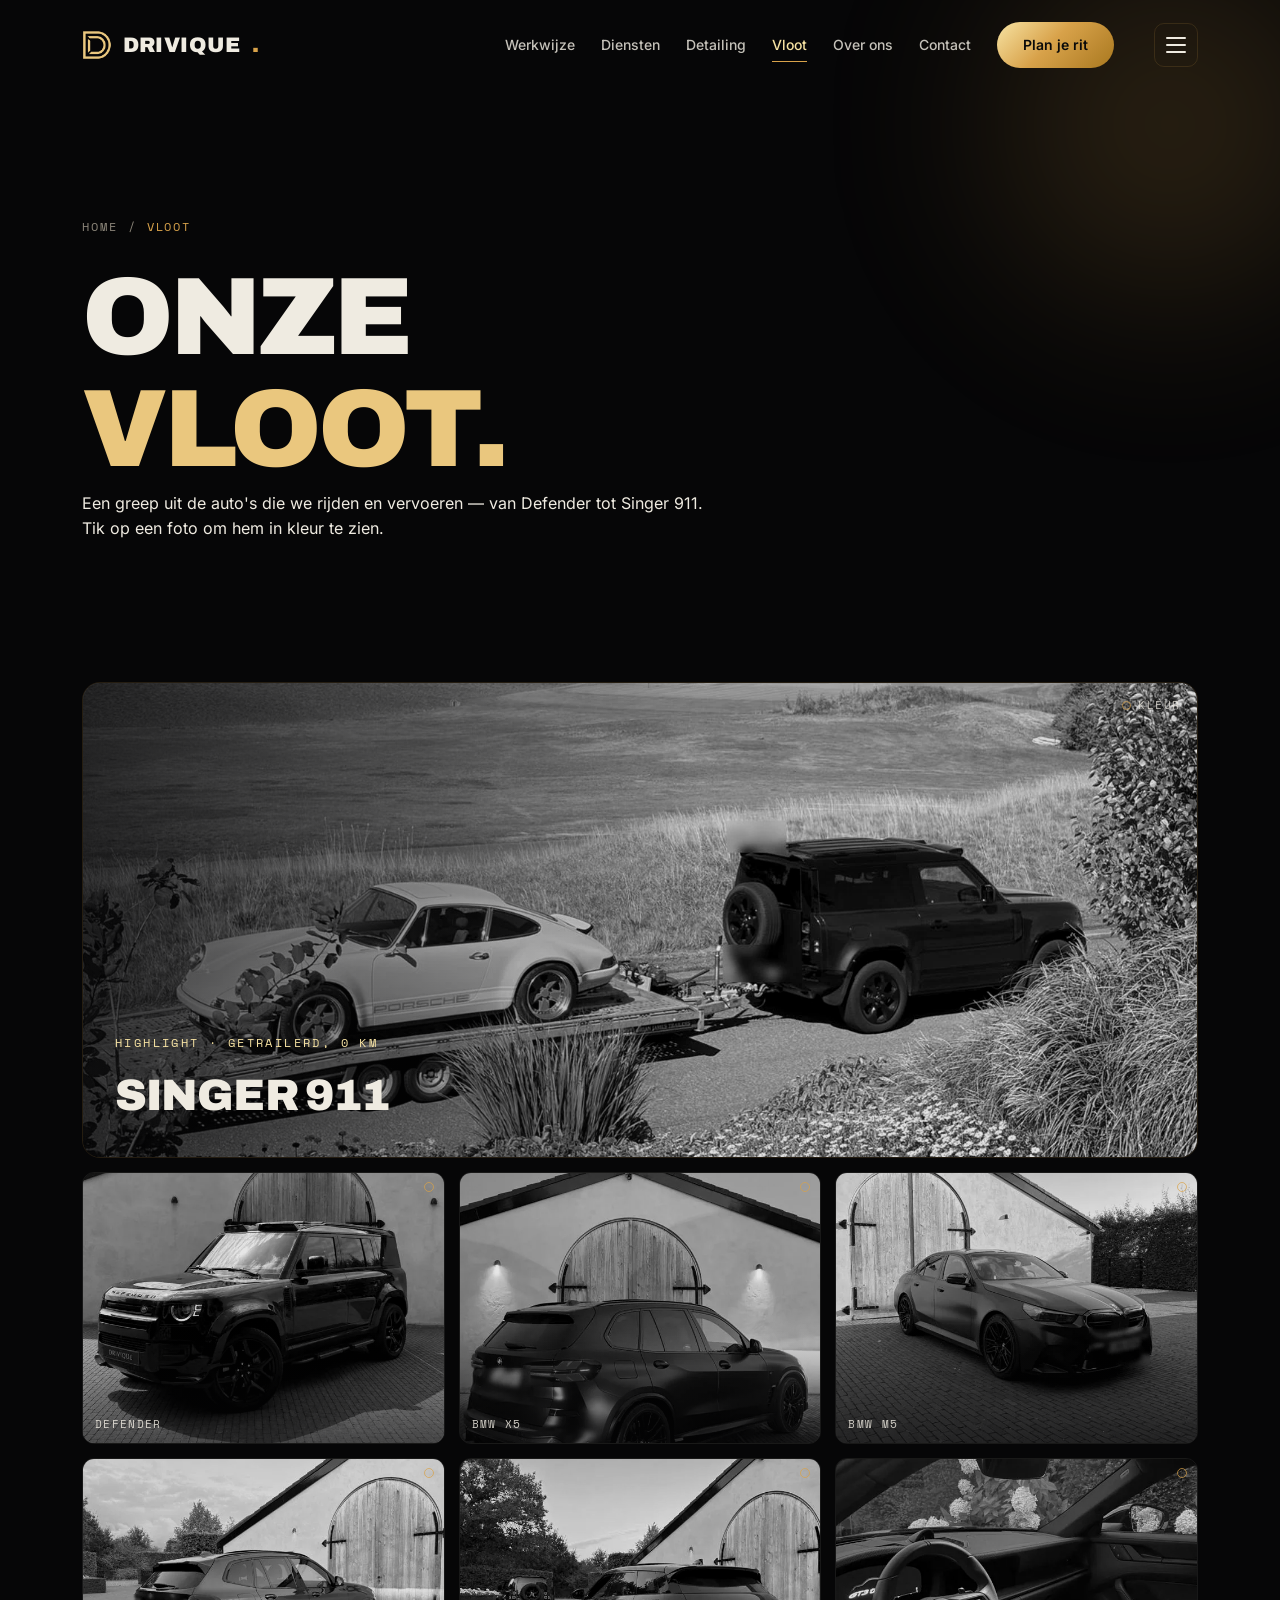
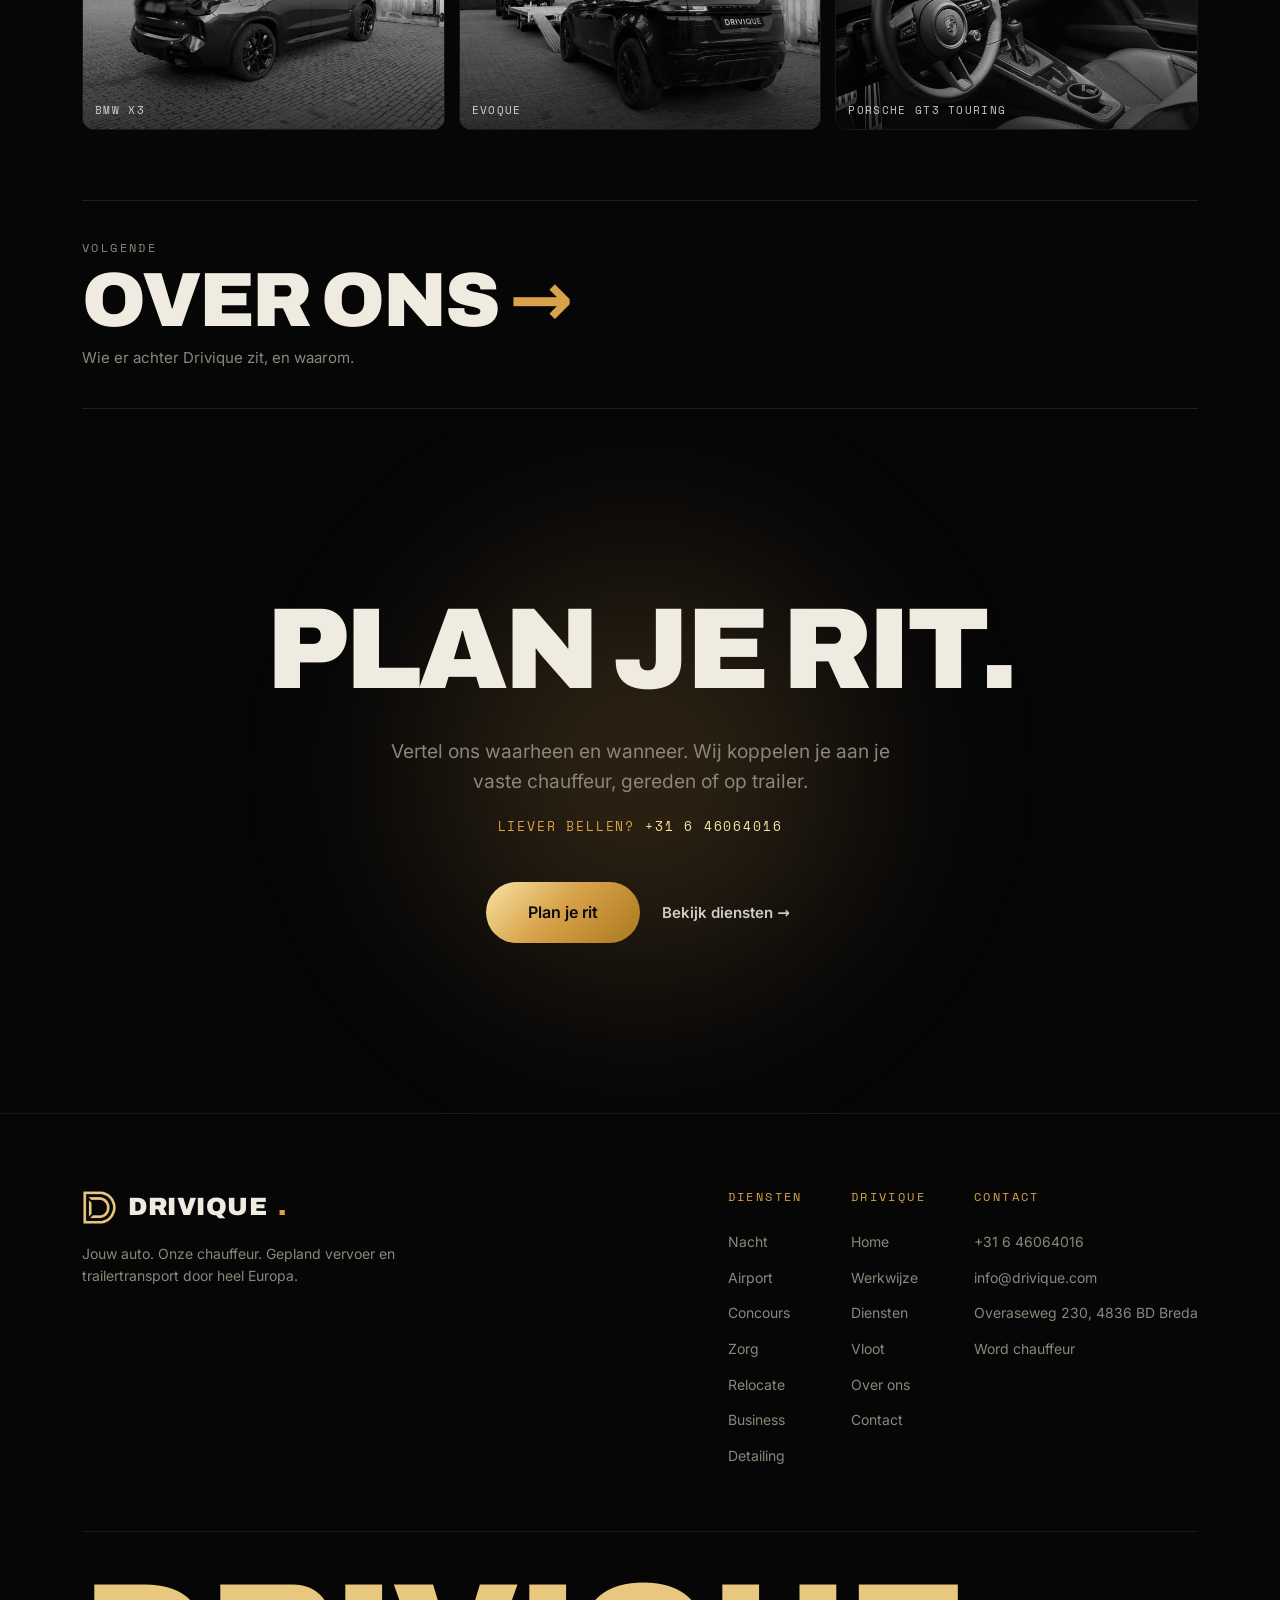
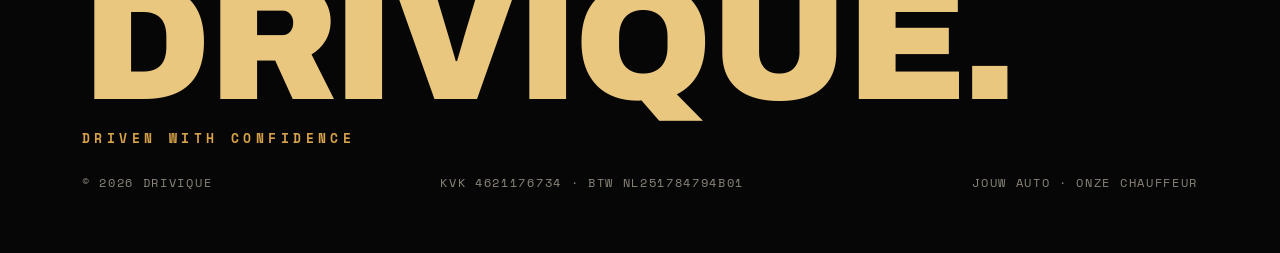
<file: vloot.html>
<!DOCTYPE html><html lang="nl"><head><meta charset="UTF-8"><meta name="viewport" content="width=device-width, initial-scale=1.0, viewport-fit=cover">
<meta name="color-scheme" content="dark">
<meta name="theme-color" content="#060607">
<link rel="icon" type="image/png" href="/images/logo.png"><link rel="apple-touch-icon" href="/apple-touch-icon.png"><title>Vloot — auto's die we rijden en vervoeren | Drivique</title>
<meta name="description" content="Van Land Rover Defender en BMW M5 tot een Singer 911 op de trailer: bekijk een greep uit de auto's die Drivique rijdt en vervoert.">
<meta name="keywords" content="chauffeursdienst, chauffeur Breda, autotransport, auto laten vervoeren, trailertransport, autopoetsen, detailing Breda, auto ophalen en wegbrengen, chauffeur Europa, wagenparkbeheer">
<meta name="robots" content="index, follow">
<meta name="author" content="Drivique">
<link rel="canonical" href="https://drivique.com/vloot">
<meta property="og:type" content="website">
<meta property="og:site_name" content="Drivique">
<meta property="og:title" content="Vloot — auto's die we rijden en vervoeren | Drivique">
<meta property="og:description" content="Van Land Rover Defender en BMW M5 tot een Singer 911 op de trailer: bekijk een greep uit de auto's die Drivique rijdt en vervoert.">
<meta property="og:url" content="https://drivique.com/vloot">
<meta property="og:image" content="https://drivique.com/og.jpg"><meta property="og:image:width" content="1200"><meta property="og:image:height" content="630"><meta property="og:image:alt" content="Drivique — chauffeursdienst en autotransport, Breda">
<meta property="og:locale" content="nl_NL">
<meta name="twitter:card" content="summary_large_image">
<meta name="twitter:title" content="Vloot — auto's die we rijden en vervoeren | Drivique">
<meta name="twitter:description" content="Van Land Rover Defender en BMW M5 tot een Singer 911 op de trailer: bekijk een greep uit de auto's die Drivique rijdt en vervoert.">
<meta name="twitter:image" content="https://drivique.com/og.jpg"><link rel="preload" href="/fonts/archivo-latin-900-normal.woff2" as="font" type="font/woff2" crossorigin><link rel="preload" href="/fonts/inter-latin-400-normal.woff2" as="font" type="font/woff2" crossorigin><link rel="stylesheet" href="/fonts/fonts.css"><style>
  :root{--black:#060607;--panel:#0C0C0E;--panel2:#131315;--leather:#1A150D;--bone:#EFEBE1;--grey:#8C867A;--gold:#D8A24A;--gold-hi:#F7E3A3;--gold-deep:#A9781F;--line:rgba(216,162,74,.15);--hair:rgba(239,235,225,.08);--display:"Archivo",system-ui,sans-serif;--body:"Inter",system-ui,sans-serif;--serif:"Playfair Display",Georgia,serif;--mono:"Space Mono",ui-monospace,monospace;--grad:linear-gradient(135deg,#F7E3A3,#D8A24A 46%,#A9781F);--ease:cubic-bezier(.16,1,.3,1);color-scheme:dark;}
  *{box-sizing:border-box;margin:0;padding:0}
  html{scroll-behavior:smooth;-webkit-text-size-adjust:100%;text-size-adjust:100%;background:#060607}
  body{background:var(--black);color:var(--bone);font-family:var(--body);line-height:1.55;-webkit-font-smoothing:antialiased;overflow-x:hidden;min-height:100vh;-webkit-tap-highlight-color:transparent}
  .wrap{max-width:1180px;margin:0 auto;padding:0 32px}
  ::selection{background:var(--gold);color:#000}
  /* solid gold for large wordmarks (no clip bug) */
  .goldflat{color:#EAC77E}
  /* shimmer gold only for small accents */
  .gold{background:linear-gradient(110deg,#A9781F 0%,#F7E3A3 22%,#FFF7DE 30%,#E9C36A 44%,#B8823A 60%,#A9781F 100%);background-size:250% 100%;-webkit-background-clip:text;background-clip:text;color:transparent;animation:shimmer 8s linear infinite;padding-right:.12em;-webkit-box-decoration-break:clone;box-decoration-break:clone}
  @keyframes shimmer{0%{background-position:200% 0}100%{background-position:-60% 0}}
  .mline{display:block;overflow:hidden;padding-bottom:.1em;padding-right:.22em;margin-right:-.22em}
  .mline>span{display:block;transition:transform 1.15s var(--ease) var(--d,0s)}
  .js .mline>span{transform:translateY(116%)}
  .mline.in>span{transform:translateY(0)}
  .reveal{transition:opacity 1s var(--ease) var(--d,0s),transform 1s var(--ease) var(--d,0s)}
  .js .reveal{opacity:0;transform:translateY(34px)}
  .reveal.in{opacity:1;transform:none}
  #bar{position:fixed;top:0;left:0;height:2px;width:0;z-index:200;background:var(--grad)}
  nav{position:fixed;top:0;left:0;right:0;z-index:120;padding:22px 0;transition:background .5s var(--ease),padding .5s var(--ease),border-color .5s;border-bottom:1px solid transparent}
  nav.scrolled{background:rgba(6,6,7,.72);-webkit-backdrop-filter:blur(16px);backdrop-filter:blur(16px);padding:14px 0;border-bottom:1px solid var(--hair)}
  .nav-in{display:flex;align-items:center;justify-content:space-between}
  .logo{font-family:var(--display);font-weight:900;font-size:21px;letter-spacing:.02em;text-transform:uppercase}
  .logo .d{color:var(--gold)}
  .nav-links{display:flex;gap:34px;align-items:center}
  .nav-links a:not(.btn){display:none}
  .nav-links a:not(.btn)::after{content:"";position:absolute;left:0;bottom:-5px;width:0;height:1px;background:var(--gold);transition:width .4s var(--ease)}
  .nav-links a:not(.btn):hover::after{width:100%}
  .btn{display:inline-block;font-family:var(--body);font-weight:600;font-size:14px;color:#0A0A0A;background:var(--grad);border:none;border-radius:100px;padding:12px 26px;cursor:pointer;position:relative;overflow:hidden;text-decoration:none;transition:transform .4s var(--ease),box-shadow .4s var(--ease)}
  .btn:hover{transform:translateY(-2px);box-shadow:0 14px 40px rgba(216,162,74,.35)}
  .btn::after{content:"";position:absolute;top:0;left:-120%;width:60%;height:100%;background:linear-gradient(105deg,transparent,rgba(255,255,255,.55),transparent);transform:skewX(-18deg);transition:left .7s var(--ease)}
  .btn:hover::after{left:170%}
  .btn.lg{font-size:16px;padding:18px 42px}
  .hero{position:relative;min-height:100vh;min-height:100svh;display:flex;align-items:center;overflow:hidden}
  .glow{position:absolute;border-radius:50%;filter:blur(80px);opacity:.45;will-change:transform}
  .glow.a{width:540px;height:540px;background:radial-gradient(circle,rgba(216,162,74,.5),transparent 70%);top:-90px;right:-40px}
  .glow.b{width:440px;height:440px;background:radial-gradient(circle,rgba(169,120,31,.5),transparent 70%);bottom:-140px;left:-120px}
  .sweep{position:absolute;top:0;bottom:0;left:-60%;width:48%;background:linear-gradient(105deg,transparent,rgba(247,227,163,.2) 45%,transparent);filter:blur(12px);animation:sweep 2.8s var(--ease) .3s both;pointer-events:none}
  @keyframes sweep{0%{left:-60%;opacity:0}20%{opacity:1}100%{left:135%;opacity:0}}
  .hero::before{content:"";position:absolute;inset:0;background:radial-gradient(130% 90% at 62% 32%,transparent 42%,rgba(0,0,0,.72));pointer-events:none}
  .hero-in{position:relative;z-index:3}
  .eyebrow{display:inline-flex;align-items:center;gap:10px;font-family:var(--mono);font-size:11px;font-weight:700;letter-spacing:.24em;text-transform:uppercase;color:var(--gold)}
  .js .eyebrow{opacity:0;transform:translateY(14px);animation:fade .9s var(--ease) .3s forwards}
  .eyebrow::before{content:"";width:6px;height:6px;border-radius:50%;background:var(--gold);box-shadow:0 0 12px var(--gold)}
  @keyframes fade{to{opacity:1;transform:none}}
  .hero h1{font-family:var(--display);font-weight:900;font-size:clamp(52px,11vw,168px);line-height:.84;letter-spacing:-.015em;text-transform:uppercase;margin:22px 0 8px;overflow:visible;white-space:nowrap}
  .hero .tag{font-family:var(--display);font-weight:800;font-size:clamp(22px,4.4vw,46px);letter-spacing:-.01em;line-height:1.02}
  .hero .tag .sep{color:var(--gold);font-weight:400;margin:0 .2em}
  .hero p.lead{max-width:540px;margin-top:28px;color:var(--grey);font-size:clamp(15px,1.7vw,18px)}
  .hero .cta{margin-top:38px;display:flex;gap:24px;flex-wrap:wrap;align-items:center}
  .ghost{color:var(--bone);text-decoration:none;font-weight:600;font-size:15px;display:inline-flex;align-items:center;gap:8px;opacity:.85;transition:gap .3s var(--ease),color .3s}
  .ghost:hover{color:var(--gold-hi);gap:12px}
  .scrollcue{position:absolute;bottom:28px;left:50%;transform:translateX(-50%);z-index:3;font-family:var(--mono);font-size:10px;letter-spacing:.32em;text-transform:uppercase;color:var(--grey);animation:blink 2.8s ease-in-out infinite}
  @keyframes blink{0%,100%{opacity:.3}50%{opacity:.85}}
  .sec{padding:150px 0}
  .kick{font-family:var(--mono);font-size:11px;letter-spacing:.24em;text-transform:uppercase;color:var(--grey);margin-bottom:26px;display:inline-block}
  .kick em{font-style:normal;color:var(--gold);margin-right:14px}
  h2.big{font-family:var(--display);font-weight:900;font-size:clamp(34px,5.6vw,68px);line-height:1;letter-spacing:-.03em;text-transform:uppercase}
  .stmt{padding:140px 0;text-align:center}
  .stmt h2{font-family:var(--display);font-weight:900;font-size:clamp(40px,8.4vw,116px);line-height:.9;letter-spacing:-.035em;text-transform:uppercase}
  .stmt p{max-width:54ch;margin:34px auto 0;color:var(--grey);font-size:18px}
  .stats{display:grid;grid-template-columns:repeat(4,1fr);gap:1px;background:var(--hair);border-top:1px solid var(--hair);border-bottom:1px solid var(--hair)}
  .stat{background:var(--black);padding:52px 24px;text-align:center}
  .stat .n{font-family:var(--display);font-weight:900;font-size:clamp(44px,7vw,82px);line-height:1;letter-spacing:-.02em}
  .stat .l{font-family:var(--mono);font-size:11px;letter-spacing:.14em;text-transform:uppercase;color:var(--grey);margin-top:16px}
  .steps{display:grid;grid-template-columns:repeat(3,1fr);gap:24px;margin-top:64px}
  .step{border:1px solid var(--line);border-radius:16px;padding:40px;background:linear-gradient(180deg,var(--panel),var(--black))}
  .step .no{font-family:var(--mono);font-size:12px;color:var(--gold);letter-spacing:.2em}
  .step h3{font-family:var(--display);font-weight:800;font-size:25px;letter-spacing:-.01em;margin:20px 0 12px}
  .step p{color:var(--grey);font-size:15.5px}
  .pin-outer{height:260vh;position:relative}
  .pin-inner{position:sticky;top:0;height:100vh;display:flex;align-items:center;overflow:hidden;background:var(--black)}
  .pin-bg{position:absolute;inset:0;background:radial-gradient(85% 65% at 50% 42%,rgba(216,162,74,.09),transparent 60%)}
  .frame{position:absolute;inset:0;display:flex;align-items:center;opacity:0;transition:opacity .8s var(--ease),transform .8s var(--ease);transform:translateY(28px);pointer-events:none}
  .frame.active{opacity:1;transform:none}
  .frame .wrap{width:100%}
  .frame .idx{font-family:var(--mono);font-size:12px;letter-spacing:.22em;color:var(--gold);text-transform:uppercase}
  .frame h3{font-family:var(--display);font-weight:900;font-size:clamp(46px,10vw,128px);line-height:.88;letter-spacing:-.035em;text-transform:uppercase;margin:20px 0 22px}
  .frame p{max-width:52ch;color:var(--grey);font-size:clamp(16px,1.9vw,20px)}
  .frame .zero{font-family:var(--display);font-weight:900;font-size:clamp(60px,17vw,250px);line-height:.8;position:absolute;right:5%;top:50%;transform:translateY(-50%);opacity:.12}
  .pin-nav{position:absolute;bottom:46px;left:50%;transform:translateX(-50%);display:flex;gap:10px}
  .dot{width:36px;height:3px;border-radius:3px;background:rgba(239,235,225,.18);transition:background .5s var(--ease)}
  .dot.on{background:var(--grad)}
  .quote{padding:160px 0;text-align:center}
  .quote blockquote{font-family:var(--serif);font-style:italic;font-weight:600;font-size:clamp(30px,5.6vw,68px);line-height:1.05;letter-spacing:-.01em;max-width:17ch;margin:0 auto}
  .quote cite{display:block;margin-top:30px;font-family:var(--mono);font-size:11px;letter-spacing:.24em;text-transform:uppercase;color:var(--grey);font-style:normal}
  .svc-head{display:flex;justify-content:space-between;align-items:flex-end;flex-wrap:wrap;gap:24px;margin-bottom:56px}
  .svc-grid{display:grid;grid-template-columns:repeat(3,1fr);gap:20px}
  .card{border:1px solid var(--line);border-radius:18px;padding:38px;background:var(--panel);position:relative;overflow:hidden;transition:transform .5s var(--ease),border-color .5s var(--ease)}
  .card:hover{transform:translateY(-6px);border-color:var(--gold)}
  .card::after{content:"";position:absolute;inset:0;background:linear-gradient(135deg,rgba(216,162,74,.1),transparent 48%);opacity:0;transition:opacity .5s var(--ease)}
  .card:hover::after{opacity:1}
  .card.flag{grid-column:span 2;background:linear-gradient(120deg,var(--leather),var(--panel))}
  .card .t{font-family:var(--mono);font-size:11px;letter-spacing:.2em;text-transform:uppercase;color:var(--gold);position:relative;z-index:2}
  .card h3{font-family:var(--display);font-weight:800;font-size:29px;letter-spacing:-.01em;margin:18px 0 12px;position:relative;z-index:2}
  .card p{color:var(--grey);font-size:15.5px;max-width:46ch;position:relative;z-index:2}
  .card-link{position:relative;z-index:2;display:inline-block;margin-top:16px;font-family:var(--mono);font-size:11px;letter-spacing:.14em;text-transform:uppercase;color:var(--gold);text-decoration:none}
  .card-link:hover{color:var(--gold-hi)}
  .trust{display:flex;flex-wrap:wrap;gap:12px;justify-content:center;margin-top:56px}
  .badge{font-family:var(--mono);font-size:12.5px;letter-spacing:.04em;border:1px solid var(--line);border-radius:100px;padding:11px 20px;color:var(--bone)}
  .badge b{color:var(--gold);font-weight:700;margin-right:6px}
  /* fleet: highlight + uniform strip, tap to reveal colour */
  .fleet{padding:150px 0 60px}
  .fleet .head{display:flex;align-items:baseline;justify-content:space-between;flex-wrap:wrap;gap:10px;margin-bottom:36px}
  .fleet .head p{color:var(--grey);font-size:14px;max-width:44ch}
  .hl{position:relative;border-radius:18px;overflow:hidden;border:1px solid var(--line);margin-bottom:14px;aspect-ratio:1500/640;cursor:pointer}
  .hl img{position:absolute;inset:0;width:100%;height:100%;object-fit:cover;display:block}
  .hl img.c{filter:contrast(1.03)}
  .hl img.bw{filter:grayscale(1) contrast(1.03) brightness(.9);opacity:1;transition:opacity .7s var(--ease)}
  .hl.lit img.bw{opacity:0}
  .hl::after{content:"";position:absolute;inset:0;background:linear-gradient(90deg,rgba(6,6,7,.7),transparent 55%);pointer-events:none}
  .hl .cap{position:absolute;left:32px;bottom:28px;z-index:3}
  .hl .cap .k{font-family:var(--mono);font-size:11px;letter-spacing:.2em;text-transform:uppercase;color:var(--gold-hi)}
  .hl .cap h3{font-family:var(--display);font-weight:900;font-size:clamp(26px,4vw,44px);letter-spacing:-.02em;text-transform:uppercase;margin-top:8px}
  .tapc{position:absolute;right:16px;top:14px;z-index:3;font-family:var(--mono);font-size:10px;letter-spacing:.14em;text-transform:uppercase;color:var(--bone);opacity:.72;display:inline-flex;align-items:center;gap:7px;pointer-events:none}
  .tapc::before{content:"";width:7px;height:7px;border-radius:50%;border:1px solid var(--gold);background:transparent;transition:background .4s}
  .lit .tapc::before{background:var(--gold)}
  .strip{display:grid;grid-template-columns:repeat(6,1fr);gap:14px}
  .shot{position:relative;border-radius:12px;overflow:hidden;aspect-ratio:4/3;border:1px solid var(--hair);cursor:pointer}
  .shot img{position:absolute;inset:0;width:100%;height:100%;object-fit:cover;display:block}
  .shot img.c{filter:contrast(1.03)}
  .shot img.bw{filter:grayscale(1) contrast(1.02) brightness(.9);opacity:.85;transition:opacity .6s var(--ease)}
  .shot:hover img.bw{opacity:.72}
  .shot.lit img.bw{opacity:0}
  .shot span:not(.tapc){position:absolute;left:12px;bottom:9px;z-index:3;font-family:var(--mono);font-size:9px;letter-spacing:.12em;text-transform:uppercase;color:var(--bone);opacity:.85}
  .shot::after{content:"";position:absolute;inset:0;z-index:1;background:linear-gradient(180deg,transparent 55%,rgba(6,6,7,.6));pointer-events:none}
  .shot .tapc{right:10px;top:9px}
  .shot .tapc::before{width:8px;height:8px}

  .about{padding:150px 0}
  .about .grid{display:grid;grid-template-columns:0.9fr 1.1fr;gap:64px;align-items:start}
  .about .lead-h{font-family:var(--display);font-weight:900;font-size:clamp(30px,4.4vw,56px);line-height:1;letter-spacing:-.03em;text-transform:uppercase}
  .about .lead-h .gsmall{display:block;font-family:var(--mono);font-size:12px;letter-spacing:.24em;color:var(--gold);text-transform:uppercase;margin-bottom:20px;font-weight:700}
  .about .sig{margin-top:34px;font-family:var(--serif);font-style:italic;font-size:26px;color:var(--gold-hi)}
  .about .sig small{display:block;font-family:var(--mono);font-style:normal;font-size:11px;letter-spacing:.14em;text-transform:uppercase;color:var(--grey);margin-top:8px}
  .about .body p{color:#cfc9bd;font-size:16px;line-height:1.8;margin-bottom:18px}
  
  
  @media(max-width:900px){.about .grid{grid-template-columns:1fr;gap:32px}}
  .final{text-align:center;padding:170px 0;position:relative;overflow:hidden}
  .final .glow2{position:absolute;width:680px;height:680px;border-radius:50%;background:radial-gradient(circle,rgba(216,162,74,.24),transparent 65%);top:50%;left:50%;transform:translate(-50%,-50%);filter:blur(70px)}
  .final h2{position:relative;font-family:var(--display);font-weight:900;font-size:clamp(42px,9vw,124px);line-height:.88;letter-spacing:-.035em;text-transform:uppercase}
  .final p{position:relative;color:var(--grey);font-size:19px;margin:26px auto 10px;max-width:46ch}
  .final .call{position:relative;font-family:var(--mono);font-size:13px;letter-spacing:.14em;text-transform:uppercase;color:var(--gold);margin-bottom:36px}
  .final .cta-row{position:relative;display:flex;gap:18px;justify-content:center;flex-wrap:wrap}
  footer{border-top:1px solid var(--hair);padding:74px 0 60px}
  .foot-top{display:flex;justify-content:space-between;flex-wrap:wrap;gap:34px;margin-bottom:56px}
  .foot-links{display:flex;gap:48px;flex-wrap:wrap}
  .foot-col h4{font-family:var(--mono);font-size:11px;letter-spacing:.2em;text-transform:uppercase;color:var(--gold);margin-bottom:18px}
  .foot-col a{display:block;color:var(--grey);text-decoration:none;font-size:14px;margin-bottom:11px}
  .foot-col a:hover{color:var(--bone)}
  .foot-word{font-family:var(--display);font-weight:900;font-size:clamp(52px,13vw,168px);text-transform:uppercase;letter-spacing:-.02em;line-height:.82;border-top:1px solid var(--hair);padding-top:44px;overflow:visible;white-space:nowrap}
  .foot-meta{display:flex;justify-content:space-between;flex-wrap:wrap;gap:14px;margin-top:26px;font-family:var(--mono);font-size:11px;letter-spacing:.14em;text-transform:uppercase;color:var(--grey)}
  @media(max-width:900px){
    .glow{opacity:.28;filter:blur(70px)}
    .nav-links a:not(.btn){display:none}
    .stats{grid-template-columns:repeat(2,1fr)}
    .steps,.svc-grid{grid-template-columns:1fr}
    .card.flag{grid-column:auto}
    .strip{grid-template-columns:repeat(2,1fr)}
    .hl .cap{left:20px;bottom:18px}
    .sec{padding:96px 0}.frame .zero{display:none}
  }
  @media(prefers-reduced-motion:reduce){.eyebrow{animation:none!important;opacity:1!important;transform:none!important}.glow{display:none}}

  .modal{position:fixed;inset:0;z-index:300;display:none;align-items:center;justify-content:center;padding:22px}
  .modal.open{display:flex}
  .modal .ov{position:absolute;inset:0;background:rgba(4,4,6,.74);-webkit-backdrop-filter:blur(6px);backdrop-filter:blur(6px)}
  .modal .panel{position:relative;z-index:2;width:100%;max-width:560px;max-height:92vh;overflow:auto;background:linear-gradient(180deg,#101013,#08080a);border:1px solid var(--line);border-radius:20px;padding:40px 38px;box-shadow:0 40px 120px rgba(0,0,0,.6)}
  .modal .x{position:absolute;top:14px;right:18px;z-index:3;background:none;border:none;color:var(--grey);font-size:26px;line-height:1;cursor:pointer}
  .modal .x:hover{color:var(--gold)}
  .modal .k{font-family:var(--mono);font-size:11px;letter-spacing:.22em;text-transform:uppercase;color:var(--gold);display:block;margin-bottom:12px}
  .modal h3{font-family:var(--display);font-weight:900;font-size:32px;letter-spacing:-.02em;text-transform:uppercase;line-height:.95}
  .modal .sub{color:var(--grey);font-size:14px;margin-top:10px;margin-bottom:22px}
  .modal label{display:block;font-family:var(--mono);font-size:10px;letter-spacing:.16em;text-transform:uppercase;color:var(--gold);margin:16px 0 7px}
  .modal input,.modal select{width:100%;background:#08080a;border:1px solid var(--line);border-radius:10px;color:var(--bone);font-family:var(--body);font-size:15px;padding:13px 14px;outline:none;transition:border-color .3s}
  .modal input::placeholder{color:#5c584f}
  .modal input:focus,.modal select:focus{border-color:var(--gold)}
  .modal input[type=date],.modal input[type=time]{color-scheme:dark}
  .modal select{appearance:none;-webkit-appearance:none;background-image:linear-gradient(45deg,transparent 50%,var(--gold) 50%),linear-gradient(135deg,var(--gold) 50%,transparent 50%);background-position:calc(100% - 20px) 20px,calc(100% - 14px) 20px;background-size:6px 6px,6px 6px;background-repeat:no-repeat}
  .modal .row2{display:grid;grid-template-columns:1fr 1fr;gap:14px}
  .modal .send{margin-top:28px;width:100%;text-align:center;border:none;font-size:16px;padding:17px}
  .modal .note{margin-top:14px;text-align:center;font-family:var(--mono);font-size:10.5px;letter-spacing:.12em;text-transform:uppercase;color:var(--grey)}
  .modal .note b{color:var(--gold-hi)}
  @media(max-width:560px){.modal .row2{grid-template-columns:1fr}.modal .panel{padding:32px 24px}}

  .adm{position:fixed;inset:0;z-index:500;display:none;align-items:center;justify-content:center;padding:22px;background:radial-gradient(120% 90% at 50% 20%,rgba(216,162,74,.08),transparent 60%),rgba(3,3,4,.96)}
  .adm.open{display:flex}
  .adm-scan{position:absolute;inset:0;pointer-events:none;background:repeating-linear-gradient(180deg,rgba(216,162,74,.04) 0,rgba(216,162,74,.04) 1px,transparent 1px,transparent 4px);opacity:.5}
  .adm-scan::after{content:"";position:absolute;left:0;right:0;height:120px;background:linear-gradient(180deg,transparent,rgba(216,162,74,.12),transparent);animation:admscan 5s linear infinite}
  @keyframes admscan{0%{top:-120px}100%{top:100%}}
  .adm-box{position:relative;z-index:2;width:100%;max-width:420px;background:linear-gradient(180deg,#0f0f11,#08080a);border:1px solid var(--line);border-radius:18px;padding:38px}
  .adm-dash{max-width:860px;max-height:90vh;overflow:auto}
  .adm-x{position:absolute;top:12px;right:16px;background:none;border:none;color:var(--grey);font-size:24px;cursor:pointer}
  .adm-x:hover{color:var(--gold)}
  .adm-k{font-family:var(--mono);font-size:11px;letter-spacing:.24em;text-transform:uppercase;color:var(--gold);margin-bottom:10px}
  .adm h3{font-family:var(--display);font-weight:900;font-size:26px;text-transform:uppercase;letter-spacing:-.01em}
  .adm h3 span{color:var(--gold)}
  .adm-sub{color:var(--grey);font-size:13px;margin:8px 0 18px}
  .adm input,.adm select{width:100%;background:#08080a;border:1px solid var(--line);border-radius:10px;color:var(--bone);font-family:var(--mono);font-size:14px;padding:12px 14px;outline:none}
  .adm input:focus,.adm select:focus{border-color:var(--gold)}
  .adm-err{color:#e0663f;font-family:var(--mono);font-size:12px;margin-top:12px;min-height:16px;letter-spacing:.05em}
  .adm-granted{font-family:var(--mono);letter-spacing:.3em;color:var(--gold-hi);text-align:center;padding:20px 0;font-size:14px;text-transform:uppercase}
  .adm-head{display:flex;justify-content:space-between;align-items:flex-end;gap:16px;flex-wrap:wrap;margin-bottom:22px}
  .adm-tools{display:flex;gap:8px;flex-wrap:wrap}
  .adm-tools select,.adm-tools button{width:auto;font-family:var(--mono);font-size:11px;letter-spacing:.08em;text-transform:uppercase;padding:9px 13px;background:#0c0c0e;border:1px solid var(--line);border-radius:8px;color:var(--bone);cursor:pointer}
  .adm-tools button:hover{border-color:var(--gold);color:var(--gold-hi)}
  .adm-list{display:flex;flex-direction:column;gap:10px}
  .adm-empty{color:var(--grey);font-family:var(--mono);font-size:13px;padding:30px 0;text-align:center}
  .rq{border:1px solid var(--line);border-radius:12px;padding:16px 18px;background:#0b0b0d}
  .rq.done{opacity:.5}
  .rq .rq-top{display:flex;justify-content:space-between;align-items:center;gap:10px;margin-bottom:10px}
  .rq .rq-d{font-family:var(--mono);font-size:11px;letter-spacing:.12em;text-transform:uppercase;color:var(--gold)}
  .rq .rq-ts{font-family:var(--mono);font-size:10px;color:var(--grey)}
  .rq .rq-grid{display:grid;grid-template-columns:repeat(2,1fr);gap:6px 20px;font-size:13.5px;color:#cfc9bd}
  .rq .rq-grid b{color:var(--grey);font-weight:400;font-family:var(--mono);font-size:10px;letter-spacing:.1em;text-transform:uppercase;display:block;margin-bottom:1px}
  .rq a{color:var(--gold-hi);text-decoration:none}
  .rq .rq-act{display:flex;gap:8px;margin-top:12px}
  .rq .rq-act button{font-family:var(--mono);font-size:10px;letter-spacing:.08em;text-transform:uppercase;padding:6px 10px;background:transparent;border:1px solid var(--line);border-radius:7px;color:var(--grey);cursor:pointer}
  .rq .rq-act button:hover{border-color:var(--gold);color:var(--gold-hi)}
  .adm-note{margin-top:20px;font-family:var(--mono);font-size:10px;letter-spacing:.06em;color:var(--grey);line-height:1.7;border-top:1px solid var(--hair);padding-top:16px}

  .price-intro{color:var(--grey);font-size:17px;max-width:54ch;margin-top:12px}
  .pricelist{margin-top:52px;border-top:1px solid var(--hair)}
  .prow{display:flex;justify-content:space-between;align-items:baseline;gap:28px;padding:26px 2px;border-bottom:1px solid var(--hair)}
  .pname{font-family:var(--display);font-weight:800;font-size:clamp(20px,2.4vw,24px);letter-spacing:-.01em}
  .pname .pdesc{display:block;font-family:var(--body);font-weight:400;font-size:14.5px;color:var(--grey);letter-spacing:0;line-height:1.6;margin-top:9px;max-width:58ch}
  .pprice{font-family:var(--mono);font-weight:700;font-size:17px;color:var(--gold-hi);white-space:nowrap;letter-spacing:.02em}
  .strip3{display:grid;grid-template-columns:repeat(2,1fr);gap:14px;margin:44px 0 0;max-width:840px}
  .strip3 .shot{aspect-ratio:4/5}
  @media(max-width:900px){.strip3{grid-template-columns:1fr;max-width:420px}}
  .pnote{margin-top:28px;font-family:var(--mono);font-size:11px;letter-spacing:.06em;color:var(--grey);line-height:1.8}
  .pnote b{color:var(--gold)}

  .sr-only{position:absolute;width:1px;height:1px;padding:0;margin:-1px;overflow:hidden;clip:rect(0,0,0,0);white-space:nowrap;border:0}
  .logo{display:flex;align-items:center;gap:11px}
  .brandmark{height:1.4em;width:auto;display:block}
  .hero-mark{height:clamp(58px,9vw,112px);width:auto;display:block;margin-bottom:26px}
  .js .hero-mark{opacity:0;transform:translateY(14px) scale(.96);animation:markin 1s var(--ease) .15s forwards}
  @keyframes markin{to{opacity:1;transform:none}}
  .slogan{font-family:var(--mono);font-weight:700;font-size:clamp(10px,1.35vw,12.5px);letter-spacing:.34em;text-transform:uppercase;color:var(--gold)}

  .burger{display:flex;flex-direction:column;justify-content:center;gap:5px;width:44px;height:44px;background:none;border:1px solid var(--line);border-radius:10px;cursor:pointer;padding:0 11px;transition:border-color .3s;margin-left:14px}
  .burger:hover{border-color:var(--gold)}
  .burger span{display:block;height:2px;width:100%;background:var(--bone);border-radius:2px;transition:transform .4s var(--ease),opacity .3s}
  .burger.open span:nth-child(1){transform:translateY(7px) rotate(45deg)}
  .burger.open span:nth-child(2){opacity:0}
  .burger.open span:nth-child(3){transform:translateY(-7px) rotate(-45deg)}
  .menu{position:fixed;inset:0;z-index:150;background:rgba(6,6,7,.98);-webkit-backdrop-filter:blur(10px);backdrop-filter:blur(10px);opacity:0;visibility:hidden;transition:opacity .45s var(--ease),visibility .45s;display:flex;flex-direction:column;justify-content:center;padding:96px 32px 40px}
  .menu.open{opacity:1;visibility:visible}
  .menu-inner{max-width:1000px;margin:0 auto;width:100%;display:grid;grid-template-columns:1fr 1fr;gap:40px}
  .menu-col .menu-h{font-family:var(--mono);font-size:11px;letter-spacing:.24em;text-transform:uppercase;color:var(--gold);display:block;margin-bottom:18px;padding-bottom:12px;border-bottom:1px solid var(--hair)}
  .menu-col a{display:block;font-family:var(--display);font-weight:800;font-size:clamp(22px,3.4vw,34px);letter-spacing:-.02em;text-transform:uppercase;color:var(--bone);text-decoration:none;padding:7px 0;transition:color .25s,transform .35s var(--ease);transform:translateY(12px);opacity:0}
  .menu.open .menu-col a{transform:none;opacity:1}
  .menu-col a:hover{color:var(--gold)}
  .menu-foot{max-width:1000px;margin:44px auto 0;width:100%;display:flex;align-items:center;gap:22px;flex-wrap:wrap;border-top:1px solid var(--hair);padding-top:26px}
  .menu-foot a:not(.btn){font-family:var(--mono);font-size:12px;letter-spacing:.1em;color:var(--grey);text-decoration:none}
  .menu-foot a:not(.btn):hover{color:var(--gold-hi)}
  .menu-foot .btn{margin-left:auto}
  @media(max-width:640px){.menu-inner{grid-template-columns:1fr;gap:30px}.menu-foot .btn{margin-left:0;width:100%;text-align:center}}

/* ================= v4: responsive, mobile & large-screen polish ================= */
:root{--gutter:32px}
@media(max-width:600px){:root{--gutter:20px}}
.wrap{padding-left:max(var(--gutter),env(safe-area-inset-left))!important;padding-right:max(var(--gutter),env(safe-area-inset-right))!important}
h1,h2,h3,blockquote{text-wrap:balance}
p,li{text-wrap:pretty}
.btn{white-space:nowrap}
a.logo{text-decoration:none;color:var(--bone);min-height:44px}
.tapc{font-size:11px}
.statwrap{padding-top:20px;padding-bottom:70px}

/* nav */
.nav-links{gap:26px}
@media(min-width:1100px){
 .nav-links a:not(.btn){display:inline-block;color:var(--bone);text-decoration:none;font-size:14px;font-weight:500;opacity:.82;position:relative;padding:12px 0;transition:opacity .3s}
 .nav-links a:not(.btn):hover{opacity:1}
 .nav-links a:not(.btn)::after{bottom:6px}
}
@media(max-width:600px){
 nav{padding:14px 0}
 .logo{font-size:17px;gap:8px}
 .nav-links{gap:8px}
 .nav-links .btn{padding:11px 16px;font-size:13px}
 .burger{margin-left:4px}
}
@media(max-width:359px){.nav-links .btn{display:none}}

/* hero */
.hero-in{width:100%;padding-top:110px;padding-bottom:90px}
/* 'DRIVIQUE.' is 5.66em wide in Archivo 900: 15vw keeps it inside the gutters on every phone */
.hero h1{font-size:clamp(44px,15vw,168px);font-size:clamp(44px,min(15vw,26vh),168px)}
.hero p.lead{font-size:clamp(16px,1.7vw,19px)}
@media(max-height:640px){.scrollcue{display:none}}
@media(max-width:600px){.eyebrow{letter-spacing:.16em}.hero .cta{gap:14px}}

/* readable minimums for the mono labels */
.eyebrow,.kick,.stat .l,.card .t,.card-link,.quote cite,.pnote,.foot-col h4,.foot-meta,.hl .cap .k,.about .sig small,.menu-col .menu-h,.modal .k,.modal .note{font-size:12px}
.slogan{font-size:clamp(11px,1.35vw,13px)}
.scrollcue{font-size:11px}
.modal label{font-size:11px}
.shot span:not(.tapc){font-size:11px;left:12px;bottom:10px}

/* tap targets */
.card-link{display:inline-flex;align-items:center;min-height:44px;margin-top:6px}
.ghost{min-height:44px;padding:0 4px}
.foot-col a{padding:6px 0;margin-bottom:2px}
.final .call a{display:inline-block;padding:10px 0}

/* section rhythm on phones */
@media(max-width:600px){
 .sec{padding-top:84px;padding-bottom:84px}
 .stmt{padding-top:96px;padding-bottom:84px}
 .stmt h2{font-size:clamp(30px,9.6vw,116px)}
 h2.big{font-size:clamp(28px,8vw,68px)}
 .stmt p{font-size:17px}
 .quote{padding-top:110px;padding-bottom:110px}
 .fleet{padding-top:84px}
 .about{padding-top:84px;padding-bottom:84px}
 .final{padding-top:110px;padding-bottom:110px}
 .stat{padding:34px 12px}
 .step,.card{padding:26px}
 .card h3{font-size:26px}
 .steps{margin-top:40px}
 .svc-head{margin-bottom:36px}
 .prow{flex-direction:column;align-items:flex-start;gap:8px;padding:22px 2px}
 footer{padding-top:56px}
 .foot-links{gap:30px}
}
@media(min-width:601px) and (max-width:900px){
 .svc-grid{grid-template-columns:1fr 1fr}
 .card.flag{grid-column:span 2}
}

/* pinned "two ways" */
.pin-inner{height:100vh;height:100svh}
.frame h3{font-size:clamp(40px,11vw,128px)}
@media(max-width:900px){.pin-outer{height:200vh}}

/* galleries: one colour image, greyscale via CSS (half the downloads) */
.hl img.c,.shot img.c{filter:grayscale(1) contrast(1.03) brightness(.9);transition:filter .7s var(--ease),transform 1s var(--ease)}
.shot:hover img.c{filter:grayscale(1) contrast(1.05) brightness(1)}
.hl.lit img.c,.shot.lit img.c{filter:grayscale(0) contrast(1.03) brightness(1)}
.strip{grid-template-columns:repeat(3,1fr)}
@media(max-width:900px){.strip{grid-template-columns:repeat(2,1fr);gap:10px}}
@media(max-width:600px){.hl{aspect-ratio:4/3}.hl img{object-position:28% 50%}.hl .cap{left:18px;bottom:16px}}
.strip3{grid-template-columns:repeat(2,1fr);max-width:1000px}
@media(max-width:900px){.strip3{grid-template-columns:repeat(2,1fr);max-width:none;gap:10px}}

/* booking form: 16px inputs stop iOS zoom; bottom sheet on phones */
.modal input,.modal select{font-size:16px}
@media(max-width:600px){
 .modal{padding:0;align-items:flex-end}
 .modal .panel{max-height:94vh;max-height:94svh;border-radius:20px 20px 0 0;padding:28px 20px calc(24px + env(safe-area-inset-bottom))}
 .modal h3{font-size:28px}
}

/* large screens: use the space */
@media(min-width:1700px){
 .wrap{max-width:1440px}
 .logo{font-size:24px}
 .btn{font-size:15px;padding:14px 30px}
 .btn.lg{font-size:18px;padding:20px 48px}
 .nav-links a:not(.btn){font-size:15px}
 .hero h1{font-size:clamp(168px,10.5vw,220px)}
 .hero .tag{font-size:54px}
 .hero p.lead{font-size:20px;max-width:620px}
 .hero-mark{height:124px}
 .eyebrow,.kick,.stat .l,.card .t,.card-link,.quote cite,.pnote,.foot-col h4,.foot-col .fh,.foot-meta,.hl .cap .k{font-size:13px}
 .slogan{font-size:14px}
 .stmt h2{font-size:132px}.stmt p{font-size:21px}
 .stat .n{font-size:96px}
 h2.big{font-size:80px}
 .step h3{font-size:29px}.step p{font-size:17.5px}
 .frame h3{font-size:150px}.frame p{font-size:23px}
 .quote blockquote{font-size:80px}
 .card h3{font-size:34px}.card p{font-size:17.5px}
 .badge{font-size:14px}
 .pname{font-size:28px}.pname .pdesc{font-size:16.5px}.pprice{font-size:20px}
 .fleet .head p{font-size:16px}
 .shot span:not(.tapc){font-size:12px}
 .about .lead-h{font-size:66px}.about .body p{font-size:18px}.about .sig{font-size:30px}
 .final h2{font-size:146px}.final p{font-size:22px}.final .call{font-size:15px}
 .foot-col a{font-size:16px}
 .foot-word{font-size:200px}
 .strip3{max-width:1180px}
}
@media(min-width:2300px){
 .wrap{max-width:1720px}
 .hero h1{font-size:250px}.hero .tag{font-size:62px}.hero p.lead{font-size:23px;max-width:720px}
 .stmt h2{font-size:156px}.stmt p{font-size:24px}
 h2.big{font-size:94px}.frame h3{font-size:176px}.frame p{font-size:26px}
 .quote blockquote{font-size:94px}
 .card h3{font-size:40px}.card p,.step p{font-size:20px}.step h3{font-size:34px}
 .pname{font-size:32px}.pname .pdesc{font-size:18.5px}.pprice{font-size:23px}
 .about .lead-h{font-size:78px}.about .body p{font-size:20px}
 .final h2{font-size:172px}.final p{font-size:25px}
 .foot-word{font-size:236px}
 .stat .n{font-size:112px}
 .eyebrow,.kick,.stat .l,.card .t,.card-link,.quote cite,.pnote,.foot-col h4,.foot-col .fh,.foot-meta,.hl .cap .k{font-size:14px}
 .strip3{max-width:1400px}
}

/* calmer for people who ask for it */
@media(prefers-reduced-motion:reduce){
 html{scroll-behavior:auto}
 .js .reveal,.js .mline>span{opacity:1!important;transform:none!important;transition:none!important}
 .gold,.scrollcue{animation:none}
 .sweep{display:none}
 .js .hero-mark{animation:none;opacity:1;transform:none}
}

/* performance: composited hero sweep (no layout shift) */
.sweep{left:0!important;animation:sweepT 2.8s var(--ease) .3s both}
@keyframes sweepT{0%{transform:translate3d(-125%,0,0);opacity:0}20%{opacity:1}100%{transform:translate3d(281%,0,0);opacity:0}}
/* shimmer runs only while visible; big numbers and the 0KM frame stay solid gold */
.gold{animation-play-state:paused}
.gold.on{animation-play-state:running}
.stat .n.gold,.frame .gold{animation:none;background-position:62% 0}
.foot-col .fh{font-family:var(--mono);font-size:12px;letter-spacing:.2em;text-transform:uppercase;color:var(--gold);margin-bottom:18px}

.mbar{position:fixed;left:0;right:0;bottom:0;z-index:100;display:none;gap:10px;
 padding:10px max(var(--gutter),env(safe-area-inset-left)) calc(10px + env(safe-area-inset-bottom)) max(var(--gutter),env(safe-area-inset-right));
 background:rgba(6,6,7,.88);-webkit-backdrop-filter:blur(14px);backdrop-filter:blur(14px);border-top:1px solid var(--hair);
 transform:translateY(110%);transition:transform .45s var(--ease)}
.mbar.show{transform:none}
.mbar a{flex:1;display:flex;align-items:center;justify-content:center;min-height:48px;border-radius:100px;font-family:var(--body);font-weight:600;font-size:15px;text-decoration:none;white-space:nowrap}
.mbar .mbar-call{border:1px solid var(--line);color:var(--bone)}
.mbar .btn{padding:0}
@media(max-width:900px){.mbar{display:flex}body{padding-bottom:calc(68px + env(safe-area-inset-bottom))}}
@media print{.mbar{display:none}}

nav{z-index:120}
.menu{z-index:115;overflow-y:auto;-webkit-overflow-scrolling:touch;overscroll-behavior:contain;justify-content:flex-start;
 padding:max(104px,calc(env(safe-area-inset-top) + 92px)) max(var(--gutter),env(safe-area-inset-right)) calc(40px + env(safe-area-inset-bottom)) max(var(--gutter),env(safe-area-inset-left))}
@media(min-height:860px) and (min-width:641px){.menu{justify-content:center}}
@media(max-width:640px){.menu-col a{font-size:22px;padding:10px 0}.menu-inner{gap:26px}}
.burger{flex-shrink:0;width:44px;height:44px}
a:focus-visible,button:focus-visible,[role=button]:focus-visible{outline:2px solid var(--gold);outline-offset:3px}

/* ---------- v5: multi-page ---------- */
.nav-links a[aria-current="page"]{opacity:1;color:var(--gold-hi)}
.nav-links a[aria-current="page"]::after{width:100%}
.menu a[aria-current="page"]{color:var(--gold-hi)}
@media(min-width:1100px) and (max-width:1279px){.nav-links{gap:22px}.nav-links a:not(.btn){font-size:13.5px}}
.phero{position:relative;overflow:hidden;padding:clamp(132px,16vw,210px) 0 clamp(36px,5vw,64px)}
.phero .glow.a{top:-200px;right:-160px}
.phero h1{position:relative;font-family:var(--display);font-weight:900;font-size:clamp(40px,8.6vw,124px);line-height:.92;letter-spacing:-.035em;text-transform:uppercase}
.phero .lead{position:relative;max-width:640px}
.crumb{position:relative;display:flex;align-items:center;gap:10px;font-family:var(--mono);font-size:12px;letter-spacing:.16em;text-transform:uppercase;color:var(--grey);margin-bottom:18px}
.crumb a{color:var(--grey);text-decoration:none;display:inline-flex;align-items:center;min-height:44px;transition:color .3s}
.crumb a:hover{color:var(--gold-hi)}
.crumb span:last-child{color:var(--gold)}
.phero + section.sec,.phero + section.about,.phero + section.fleet{padding-top:clamp(36px,6vw,80px)}
.phero + section.pin-outer{margin-top:20px}
/* ontdek-cards (home) */
.xgrid{display:grid;grid-template-columns:repeat(3,1fr);gap:20px;margin-top:56px}
.xcard{display:flex;flex-direction:column;border:1px solid var(--line);border-radius:18px;overflow:hidden;background:var(--panel);color:var(--bone);text-decoration:none;transition:border-color .5s var(--ease),transform .5s var(--ease)}
.xcard .xi{aspect-ratio:16/10;overflow:hidden;background:#0d0d0f}
.xcard img{width:100%;height:100%;object-fit:cover;display:block;filter:grayscale(1) contrast(1.03) brightness(.82);transition:filter .7s var(--ease),transform 1s var(--ease)}
.xcard .xb{padding:24px 26px 26px;display:flex;flex-direction:column;flex:1}
.xcard .xk{font-family:var(--mono);font-size:12px;letter-spacing:.2em;text-transform:uppercase;color:var(--gold)}
.xcard h3{font-family:var(--display);font-weight:800;font-size:clamp(24px,2.4vw,32px);letter-spacing:-.01em;margin:10px 0 8px}
.xcard p{color:var(--grey);font-size:15px;flex:1}
.xcard .xgo{margin-top:18px;font-weight:600;font-size:15px;color:var(--gold-hi)}
@media(hover:hover){.xcard:hover{border-color:rgba(216,162,74,.45);transform:translateY(-4px)}
 .xcard:hover img{filter:grayscale(0) contrast(1.03) brightness(1);transform:scale(1.03)}}
.xcard:focus-visible{outline:2px solid var(--gold);outline-offset:3px}
@media(max-width:900px){.xgrid{grid-template-columns:1fr 1fr;gap:14px}}
@media(max-width:600px){.xgrid{grid-template-columns:1fr;margin-top:36px}.xcard .xi{aspect-ratio:16/9}}
/* volgende pagina */
.xnext{padding-top:10px;padding-bottom:20px}
.xnext-a{display:grid;gap:6px;border-top:1px solid var(--line);border-bottom:1px solid var(--line);padding:38px 0;color:var(--bone);text-decoration:none}
.xnext-a .xk{font-family:var(--mono);font-size:12px;letter-spacing:.2em;text-transform:uppercase;color:var(--grey)}
.xnext-a .xt{font-family:var(--display);font-weight:900;text-transform:uppercase;letter-spacing:-.03em;font-size:clamp(34px,6vw,84px);line-height:1}
.xnext-a .xt i{font-style:normal;color:var(--gold);display:inline-block;transition:transform .5s var(--ease)}
.xnext-a .xd{color:var(--grey);font-size:15px;max-width:560px}
.xnext-a:hover .xt i{transform:translateX(12px)}
/* contact */
.cgrid{display:grid;grid-template-columns:repeat(3,1fr);gap:20px;margin-top:48px}
.ccard{border:1px solid var(--line);border-radius:18px;padding:30px;background:var(--panel);display:flex;flex-direction:column;gap:8px}
.ccard .k{font-family:var(--mono);font-size:12px;letter-spacing:.2em;text-transform:uppercase;color:var(--gold)}
.ccard h3{font-family:var(--display);font-weight:800;font-size:clamp(22px,2.2vw,28px);letter-spacing:-.01em;overflow-wrap:anywhere}
.ccard p{color:var(--grey);font-size:15px}
.ccard a.big{color:var(--bone);text-decoration:none;display:inline-flex;align-items:center;min-height:44px}
.ccard a.big:hover{color:var(--gold-hi)}
.ccard .go{margin-top:auto;padding-top:10px;color:var(--gold-hi);text-decoration:none;font-weight:600;font-size:15px;display:inline-flex;align-items:center;min-height:44px}
.ccard.hl2{border-color:rgba(216,162,74,.45);background:linear-gradient(160deg,rgba(216,162,74,.12),var(--panel) 60%)}
.ccard .btn{align-self:flex-start;margin-top:auto}
@media(max-width:900px){.cgrid{grid-template-columns:1fr 1fr;gap:14px}}
@media(max-width:600px){.cgrid{grid-template-columns:1fr}.ccard{padding:24px}}
.detail-intro{max-width:54ch;color:var(--grey);font-size:17px;margin:16px 0 44px}
@media(min-width:1700px){.phero h1{font-size:150px}.xcard h3{font-size:36px}.xnext-a .xt{font-size:100px}}
</style><script type="application/ld+json">
{"@context": "https://schema.org", "@type": "BreadcrumbList", "itemListElement": [{"@type": "ListItem", "position": 1, "name": "Home", "item": "https://drivique.com/"}, {"@type": "ListItem", "position": 2, "name": "Vloot", "item": "https://drivique.com/vloot"}]}
</script>
</head><body><div aria-hidden="true" style="position:fixed;inset:0;background:#060607;z-index:-2;pointer-events:none"></div>
<div id="bar"></div>
<nav id="nav"><div class="wrap nav-in"><a class="logo" href="./" aria-label="Drivique — home"><img class="brandmark" src="images/logo.png" alt="" width="398" height="396">Drivique<span class="d">.</span></a>
<div class="nav-links"><a href="werkwijze">Werkwijze</a><a href="diensten">Diensten</a><a href="detailing">Detailing</a><a href="vloot" aria-current="page">Vloot</a><a href="over-ons">Over ons</a><a href="contact">Contact</a><a href="contact#boeken" class="btn">Plan je rit</a><button class="burger" id="burger" aria-label="Menu" aria-expanded="false"><span></span><span></span><span></span></button></div></div></nav>
<div class="menu" id="menu" aria-hidden="true">
  <div class="menu-inner">
    <div class="menu-col">
      <span class="menu-h">Pagina's</span>
      <a href="./">Home</a>
      <a href="werkwijze">Zo werkt het</a>
      <a href="diensten">Diensten</a>
      <a href="detailing">Wassen &amp; detailing</a>
      <a href="vloot" aria-current="page">Onze vloot</a>
      <a href="over-ons">Over Drivique</a>
      <a href="contact">Contact</a>
    </div>
    <div class="menu-col">
      <span class="menu-h">Diensten</span>
      <a href="diensten/nacht">Nacht</a>
      <a href="diensten/airport">Airport</a>
      <a href="diensten/concours">Concours</a>
      <a href="diensten/zorg">Zorg</a>
      <a href="diensten/relocate">Relocate</a>
      <a href="diensten/business">Business</a>
      <a href="detailing">Detailing</a>
    </div>
  </div>
  <div class="menu-foot">
    <a href="tel:+31646064016">+31 6 46064016</a>
    <a href="mailto:info@drivique.com">info@drivique.com</a>
    <a class="btn" href="contact#boeken">Plan je rit</a>
  </div>
</div>
<span id="top"></span><header class="phero">
  <div class="glow a" data-par="0.08"></div>
  <div class="wrap">
    <div class="crumb"><a href="./">Home</a><span aria-hidden="true">/</span><span>Vloot</span></div>
    <h1><span class="mline"><span>Onze</span></span> <span class="mline" style="--d:.08s"><span class="goldflat">vloot.</span></span></h1>
    <p class="lead reveal" style="--d:.16s">Een greep uit de auto's die we rijden en vervoeren &mdash; van Defender tot Singer 911. Tik op een foto om hem in kleur te zien.</p>
  </div>
</header>
<section class="fleet wrap" id="vloot"><h2 class="sr-only">Auto's die we rijden en vervoeren</h2><div class="hl"><img class="c" src="images/singer-911-trailer.webp" srcset="images/singer-911-trailer-800.webp 800w, images/singer-911-trailer.webp 1500w" sizes="(max-width:900px) 100vw, 1200px" width="1500" height="640" alt="Porsche Singer 911 op trailer — autotransport Drivique, 0 km" fetchpriority="high" decoding="async"><span class="tapc">Kleur</span><div class="cap"><div class="k">Highlight · Getrailerd, 0 km</div><h3>Singer 911</h3></div></div><div class="strip reveal" style="--d:.06s"><div class="shot"><img class="c" src="images/land-rover-defender.webp" alt="Land Rover Defender — chauffeursdienst Drivique" loading="lazy" decoding="async"><span class="tapc"></span><span>Defender</span></div>
    <div class="shot"><img class="c" src="images/bmw-x5.webp" alt="BMW X5 M-pakket — chauffeursdienst en transport Drivique" loading="lazy" decoding="async"><span class="tapc"></span><span>BMW X5</span></div>
    <div class="shot"><img class="c" src="images/bmw-m5.webp" alt="BMW M5 — chauffeur en autotransport Drivique" loading="lazy" decoding="async"><span class="tapc"></span><span>BMW M5</span></div>
    <div class="shot"><img class="c" src="images/bmw-x3.webp" alt="BMW X3 — vloot Drivique" loading="lazy" decoding="async"><span class="tapc"></span><span>BMW X3</span></div>
    <div class="shot"><img class="c" src="images/range-rover-evoque-trailer.webp" alt="Range Rover Evoque op trailer — autotransport Drivique" loading="lazy" decoding="async"><span class="tapc"></span><span>Evoque</span></div>
    <div class="shot"><img class="c" src="images/porsche-911-gt3-touring.webp" alt="Porsche 911 GT3 Touring interieur — Drivique" loading="lazy" decoding="async"><span class="tapc"></span><span>Porsche GT3 Touring</span></div></div></section>
<section class="wrap xnext"><a class="xnext-a reveal" href="over-ons"><span class="xk">Volgende</span><span class="xt">Over ons <i aria-hidden="true">&rarr;</i></span><span class="xd">Wie er achter Drivique zit, en waarom.</span></a></section>
<section class="final" id="plan"><div class="glow2"></div><div class="wrap">
  <h2><span class="mline"><span>Plan je rit.</span></span></h2>
  <p class="reveal" style="--d:.12s">Vertel ons waarheen en wanneer. Wij koppelen je aan je vaste chauffeur, gereden of op trailer.</p>
  <div class="call reveal" style="--d:.16s">Liever bellen? <a href="tel:+31646064016" style="color:var(--gold-hi);text-decoration:none">+31 6 46064016</a></div>
  <div class="cta-row reveal" style="--d:.22s"><a href="contact#boeken" class="btn lg">Plan je rit</a><a href="diensten" class="ghost">Bekijk diensten →</a></div>
</div></section>

<footer><div class="wrap"><div class="foot-top">
  <div style="max-width:320px"><div class="logo" style="font-size:25px;margin-bottom:16px"><img class="brandmark" src="images/logo.png" alt="Drivique logo" width="398" height="396">Drivique<span class="d">.</span></div>
  <p style="color:var(--grey);font-size:14px">Jouw auto. Onze chauffeur. Gepland vervoer en trailertransport door heel Europa.</p></div>
  <div class="foot-links">
    <div class="foot-col"><p class="fh">Diensten</p><a href="diensten/nacht">Nacht</a><a href="diensten/airport">Airport</a><a href="diensten/concours">Concours</a><a href="diensten/zorg">Zorg</a><a href="diensten/relocate">Relocate</a><a href="diensten/business">Business</a><a href="detailing">Detailing</a></div>
    <div class="foot-col"><p class="fh">Drivique</p><a href="./">Home</a><a href="werkwijze">Werkwijze</a><a href="diensten">Diensten</a><a href="vloot">Vloot</a><a href="over-ons">Over ons</a><a href="contact">Contact</a></div>
    <div class="foot-col"><p class="fh">Contact</p><a href="tel:+31646064016">+31 6 46064016</a><a href="mailto:info@drivique.com">info@drivique.com</a><a href="https://www.google.com/maps/place//data=!4m2!3m1!1s0x47c6a08c0c47805b:0x5c092665d031023f?sa=X&amp;ved=1t:8290&amp;ictx=111" target="_blank" rel="noopener">Overaseweg 230, 4836 BD Breda</a><a href="mailto:info@drivique.com?subject=Sollicitatie%20chauffeur">Word chauffeur</a></div>
  </div></div>
  <div class="foot-word goldflat">Drivique.</div>
  <div class="slogan" style="margin-top:16px">Driven with confidence</div>
  <div class="foot-meta"><span>© 2026 Drivique</span><span>KvK 4621176734 · BTW NL251784794B01</span><span>Jouw auto · Onze chauffeur</span></div>
</div></footer>
<div class="mbar" id="mbar" aria-label="Snel contact"><a class="mbar-call" href="tel:+31646064016">Bel direct</a><a class="btn" href="contact#boeken">Plan je rit</a></div>
<script>
(function(){
  var d=document, w=window, root=d.documentElement;
  root.classList.add('js');
  var nav=d.getElementById('nav'), bar=d.getElementById('bar'), mbar=d.getElementById('mbar'), fin=d.getElementById('plan');
  var reduce=!!(w.matchMedia&&w.matchMedia('(prefers-reduced-motion: reduce)').matches);
  var pars=[].slice.call(d.querySelectorAll('[data-par]'));
  var pin=d.getElementById('manieren');
  var frames=[].slice.call(d.querySelectorAll('.frame')), dots=[].slice.call(d.querySelectorAll('.dot'));
  var targetY=w.pageYOffset||0, curY=targetY, running=false;
  function update(){
    var vh=w.innerHeight, h=root.scrollHeight-vh;
    if(bar) bar.style.width=(h>0?targetY/h*100:0)+'%';
    if(nav) nav.classList.toggle('scrolled',targetY>40);
    if(mbar){var ft=fin?fin.getBoundingClientRect().top:1e9; mbar.classList.toggle('show',targetY>vh*0.6&&ft>vh*0.55);}
    var par=!reduce&&w.innerWidth>900;
    pars.forEach(function(el){var s=parseFloat(el.getAttribute('data-par'))||0; el.style.transform=par?'translate3d(0,'+(curY*s)+'px,0)':'';});
    if(pin){var r=pin.getBoundingClientRect(), total=pin.offsetHeight-vh, prog=total>0?Math.min(1,Math.max(0,(-r.top)/total)):0, idx=prog>0.5?1:0;
      frames.forEach(function(f,i){f.classList.toggle('active',i===idx);}); dots.forEach(function(x,i){x.classList.toggle('on',i===idx);});}
  }
  function loop(){
    curY+=(targetY-curY)*0.12;
    if(Math.abs(targetY-curY)<0.15) curY=targetY;
    update();
    if(curY!==targetY) requestAnimationFrame(loop); else running=false;   // sleeps when the page is still
  }
  function kick(){targetY=w.pageYOffset||0; if(!running){running=true; requestAnimationFrame(loop);}}
  w.addEventListener('scroll',kick,{passive:true});
  w.addEventListener('resize',kick);
  kick();

  var items=[].slice.call(d.querySelectorAll('.reveal,.mline'));
  function showAll(){items.forEach(function(el){el.classList.add('in');});}
  if(reduce||!('IntersectionObserver' in w)){showAll();}
  else{
    var io=new IntersectionObserver(function(es){es.forEach(function(e){if(e.isIntersecting){e.target.classList.add('in');io.unobserve(e.target);}});},{threshold:0.12,rootMargin:'0px 0px -6% 0px'});
    items.forEach(function(el){io.observe(el);});
  }
  w.addEventListener('beforeprint',showAll);
  if(!reduce&&'IntersectionObserver' in w){
    var gio=new IntersectionObserver(function(es){es.forEach(function(e){e.target.classList.toggle('on',e.isIntersecting);});});
    d.querySelectorAll('.gold').forEach(function(el){gio.observe(el);});
  }

  var sw=d.querySelector('.stats');
  if(sw&&!reduce&&'IntersectionObserver' in w){
    var cio=new IntersectionObserver(function(es){es.forEach(function(e){
      if(!e.isIntersecting) return; cio.disconnect();
      d.querySelectorAll('[data-count]').forEach(function(el){
        var t=parseInt(el.getAttribute('data-count'),10), sfx=el.getAttribute('data-suffix')||'';
        if(!t) return;
        var st=null; el.textContent='0'+sfx;
        function step(ts){if(!st)st=ts; var p=Math.min(1,(ts-st)/1400); el.textContent=Math.round((1-Math.pow(1-p,3))*t)+sfx; if(p<1) requestAnimationFrame(step);}
        requestAnimationFrame(step);
      });
    });},{threshold:0.12,rootMargin:'0px 0px -6% 0px'});
    cio.observe(sw);
  }

  d.querySelectorAll('.shot,.hl').forEach(function(el){
    el.setAttribute('role','button'); el.setAttribute('tabindex','0'); el.setAttribute('aria-pressed','false');
    var lab=(el.querySelector('img')||{}).alt||'foto'; el.setAttribute('aria-label','Toon in kleur: '+lab);
    function t(){var on=el.classList.toggle('lit'); el.setAttribute('aria-pressed',on?'true':'false');}
    el.addEventListener('click',t);
    el.addEventListener('keydown',function(e){if(e.key==='Enter'||e.key===' '){e.preventDefault(); t();}});
  });
})();
</script>
<div class="modal" id="planModal" aria-hidden="true">
  <div class="ov" data-close></div>
  <div class="panel" role="dialog" aria-modal="true" aria-label="Plan je rit">
    <button class="x" data-close aria-label="Sluiten">&times;</button>
    <span class="k">Plan je rit</span>
    <h3>Vertel ons de rit.</h3>
    <p class="sub">Vul in wat je weet. Bij versturen opent je mail met alles al ingevuld — wij nemen contact op om te bevestigen.</p>
    <div class="row2">
      <div><label>Naam</label><input id="pf_naam" type="text" placeholder="Je naam"></div>
      <div><label>Telefoon</label><input id="pf_tel" type="tel" placeholder="06 ..."></div>
    </div>
    <label>Welke dienst</label>
    <select id="pf_dienst">
      <option>Nacht</option><option>Airport</option><option>Concours (trailer)</option>
      <option>Zorg</option><option>Relocate</option><option>Business</option>
      <option>Wagenparkbeheer</option><option>Wassen &amp; detailing</option><option>Anders</option>
    </select>
    <label>Welke auto</label>
    <input id="pf_auto" type="text" placeholder="Bijv. BMW X5, Porsche 911, Defender">
    <div class="row2">
      <div><label>Ophalen bij</label><input id="pf_van" type="text" placeholder="Adres of plaats"></div>
      <div><label>Waarheen</label><input id="pf_naar" type="text" placeholder="Bestemming"></div>
    </div>
    <div class="row2">
      <div><label>Welke dag</label><input id="pf_datum" type="date"></div>
      <div><label>Hoe laat</label><input id="pf_tijd" type="time"></div>
    </div>
    <a href="#" class="btn send" id="pf_send">Verstuur aanvraag</a>
    <div class="note">Wij reageren meestal <b>binnen 24 uur</b>.</div>
  </div>
</div>
<script>
(function(){
  var m=document.getElementById('planModal');
  function open(e){if(e)e.preventDefault();m.classList.add('open');m.setAttribute('aria-hidden','false');document.body.style.overflow='hidden';}
  function close(){m.classList.remove('open');m.setAttribute('aria-hidden','true');document.body.style.overflow='';}
  // wire every "Plan je rit" link/button
  [].slice.call(document.querySelectorAll('a')).forEach(function(a){
    if(a.textContent.trim().toLowerCase()==='plan je rit'){a.addEventListener('click',open);}
  });
  m.querySelectorAll('[data-close]').forEach(function(el){el.addEventListener('click',close);});
  document.addEventListener('keydown',function(e){if(e.key==='Escape')close();});
  function v(id){var el=document.getElementById(id);return el?el.value.trim():'';}
  document.getElementById('pf_send').addEventListener('click',function(e){
    e.preventDefault();
    var dienst=v('pf_dienst');
    var L=[
      'Naam: '+v('pf_naam'),
      'Telefoon: '+v('pf_tel'),
      'Dienst: '+dienst,
      'Auto: '+v('pf_auto'),
      'Ophalen bij: '+v('pf_van'),
      'Waarheen: '+v('pf_naar'),
      'Dag: '+v('pf_datum'),
      'Tijd: '+v('pf_tijd'),
      '',
      'Verzonden via de Drivique-website.'
    ];
    var subject='Ritaanvraag \u2014 '+dienst;
    var href='mailto:info@drivique.com?subject='+encodeURIComponent(subject)+'&body='+encodeURIComponent(L.join('\n'));
    try{var _a=JSON.parse(localStorage.getItem('drivique_requests')||'[]');_a.unshift({ts:Date.now(),naam:v('pf_naam'),tel:v('pf_tel'),dienst:dienst,auto:v('pf_auto'),van:v('pf_van'),naar:v('pf_naar'),datum:v('pf_datum'),tijd:v('pf_tijd'),done:false});localStorage.setItem('drivique_requests',JSON.stringify(_a));}catch(e){}
    window.location.href=href;
  });

  var map={nacht:'Nacht',airport:'Airport',concours:'Concours (trailer)',zorg:'Zorg',relocate:'Relocate',business:'Business',detailing:'Wassen & detailing'};
  function fromHash(){var h=location.hash||''; if(h.indexOf('#boeken')!==0) return;
    var k=h.split('-')[1], sel=document.getElementById('pf_dienst');
    if(k&&map[k]&&sel){for(var i=0;i<sel.options.length;i++){if(sel.options[i].text===map[k]){sel.selectedIndex=i;break;}}}
    open();}
  fromHash(); window.addEventListener('hashchange',fromHash);
})();
</script>

<div id="adm" class="adm" aria-hidden="true">
  <div class="adm-scan"></div>
  <div class="adm-box" id="admLogin">
    <button class="adm-x" data-admclose>&times;</button>
    <div class="adm-k">Drivique · Beveiligd</div>
    <h3>Toegang</h3>
    <p class="adm-sub">Voer de code in om het dashboard te openen.</p>
    <input id="admPass" type="password" placeholder="Code" autocomplete="off" autocapitalize="off">
    <button class="btn" id="admGo" style="width:100%;margin-top:16px;text-align:center">Ontgrendel</button>
    <div class="adm-err" id="admErr"></div>
  </div>
  <div class="adm-box adm-dash" id="admDash" style="display:none">
    <button class="adm-x" data-admclose>&times;</button>
    <div class="adm-head">
      <div><div class="adm-k">Dashboard</div><h3>Aanvragen <span id="admCount">0</span></h3></div>
      <div class="adm-tools">
        <select id="admFilter"><option value="">Alle diensten</option><option>Nacht</option><option>Airport</option><option>Concours (trailer)</option><option>Zorg</option><option>Relocate</option><option>Business</option><option>Wagenparkbeheer</option><option>Wassen &amp; detailing</option><option>Anders</option></select>
        <button id="admCsv">Export CSV</button>
        <button id="admClear">Wis alles</button>
      </div>
    </div>
    <div id="admList" class="adm-list"></div>
    <div class="adm-note">Dit dashboard toont aanvragen die op dit apparaat/browser zijn ingestuurd. Echte aanvragen van klanten komen binnen via je e-mail (info@drivique.com). Voor een gedeelde inbox over alle apparaten is een database nodig.</div>
  </div>
</div>
<script>
(function(){
  var PASS="drivique007"; // <-- wijzig deze code naar wens
  var adm=document.getElementById('adm'), login=document.getElementById('admLogin'), dash=document.getElementById('admDash');
  var KEY='drivique_requests';
  function load(){try{return JSON.parse(localStorage.getItem(KEY)||'[]')}catch(e){return []}}
  function save(a){try{localStorage.setItem(KEY,JSON.stringify(a))}catch(e){}}
  function esc(x){return (x||'').replace(/[&<>"]/g,function(c){return{'&':'&amp;','<':'&lt;','>':'&gt;','"':'&quot;'}[c];});}
  function openAdm(){adm.classList.add('open');adm.setAttribute('aria-hidden','false');document.body.style.overflow='hidden';login.style.display='';dash.style.display='none';document.getElementById('admErr').textContent='';setTimeout(function(){document.getElementById('admPass').focus();},60);}
  function closeAdm(){adm.classList.remove('open');adm.setAttribute('aria-hidden','true');document.body.style.overflow='';document.getElementById('admPass').value='';}
  function fmtTs(ts){var d=new Date(ts);return d.toLocaleDateString('nl-NL')+' '+d.toLocaleTimeString('nl-NL',{hour:'2-digit',minute:'2-digit'});}

  function render(){
    var arr=load(); var filt=document.getElementById('admFilter').value;
    var list=document.getElementById('admList'); document.getElementById('admCount').textContent=arr.length;
    var shown=arr.filter(function(r){return !filt||r.dienst===filt;});
    if(!shown.length){list.innerHTML='<div class="adm-empty">Nog geen aanvragen'+(filt?' voor deze dienst':'')+'.</div>';return;}
    list.innerHTML=shown.map(function(r){
      var i=arr.indexOf(r);
      var route=(esc(r.van)||'?')+' &rarr; '+(esc(r.naar)||'?');
      var dt=(esc(r.datum)||'?')+' '+(esc(r.tijd)||'');
      var tel=r.tel?('<a href="tel:'+esc(r.tel).replace(/\s/g,'')+'">'+esc(r.tel)+'</a>'):'&mdash;';
      return '<div class="rq'+(r.done?' done':'')+'">'
        +'<div class="rq-top"><span class="rq-d">'+esc(r.dienst)+'</span><span class="rq-ts">'+fmtTs(r.ts)+'</span></div>'
        +'<div class="rq-grid">'
        +'<div><b>Auto</b>'+(esc(r.auto)||'&mdash;')+'</div>'
        +'<div><b>Route</b>'+route+'</div>'
        +'<div><b>Datum &amp; tijd</b>'+dt+'</div>'
        +'<div><b>Naam</b>'+(esc(r.naam)||'&mdash;')+'</div>'
        +'<div><b>Telefoon</b>'+tel+'</div>'
        +'</div>'
        +'<div class="rq-act"><button data-done="'+i+'">'+(r.done?'Heropen':'Markeer klaar')+'</button><button data-del="'+i+'">Verwijder</button></div>'
        +'</div>';
    }).join('');
  }

  document.getElementById('admGo').addEventListener('click',function(){
    var val=document.getElementById('admPass').value;
    if(val===PASS){login.style.display='none';dash.style.display='';render();}
    else{document.getElementById('admErr').textContent='Toegang geweigerd.';}
  });
  document.getElementById('admPass').addEventListener('keydown',function(e){if(e.key==='Enter')document.getElementById('admGo').click();});
  adm.querySelectorAll('[data-admclose]').forEach(function(b){b.addEventListener('click',closeAdm);});
  document.getElementById('admFilter').addEventListener('change',render);
  document.getElementById('admList').addEventListener('click',function(e){
    var d=e.target.getAttribute('data-del'), k=e.target.getAttribute('data-done');
    if(d!==null){var a=load();a.splice(+d,1);save(a);render();}
    else if(k!==null){var a=load();if(a[+k]){a[+k].done=!a[+k].done;save(a);render();}}
  });
  document.getElementById('admClear').addEventListener('click',function(){if(confirm('Alle aanvragen wissen?')){save([]);render();}});
  document.getElementById('admCsv').addEventListener('click',function(){
    var a=load();var head=['Datum ingestuurd','Dienst','Auto','Van','Naar','Ritdatum','Tijd','Naam','Telefoon','Klaar'];
    var rows=a.map(function(r){return [fmtTs(r.ts),r.dienst,r.auto,r.van,r.naar,r.datum,r.tijd,r.naam,r.tel,r.done?'ja':'nee'].map(function(x){return '"'+String(x||'').replace(/"/g,'""')+'"';}).join(',');});
    var csv=head.join(',')+'\n'+rows.join('\n');
    var blob=new Blob([csv],{type:'text/csv'});var url=URL.createObjectURL(blob);
    var a2=document.createElement('a');a2.href=url;a2.download='drivique-aanvragen.csv';a2.click();URL.revokeObjectURL(url);
  });

  // ---- secret entry: tap the footer wordmark 5x, or type 007 ----
  var fw=document.querySelector('.foot-word'); var taps=0, tmr=null;
  if(fw){fw.style.cursor='default';fw.addEventListener('click',function(){taps++;clearTimeout(tmr);tmr=setTimeout(function(){taps=0;},1500);if(taps>=5){taps=0;openAdm();}});}
  var seq=''; document.addEventListener('keydown',function(e){
    if(adm.classList.contains('open'))return;
    seq=(seq+e.key).slice(-3); if(seq==='007'){seq='';openAdm();}
  });
  document.addEventListener('keydown',function(e){if(e.key==='Escape'&&adm.classList.contains('open'))closeAdm();});
})();
</script>

<script>
(function(){
  var b=document.getElementById('burger'), m=document.getElementById('menu');
  if(!b||!m)return;
  function close(){b.classList.remove('open');m.classList.remove('open');b.setAttribute('aria-expanded','false');m.setAttribute('aria-hidden','true');if(!document.querySelector('.modal.open,.adm.open'))document.body.style.overflow='';}
  function toggle(){var open=m.classList.toggle('open');b.classList.toggle('open',open);b.setAttribute('aria-expanded',open);m.setAttribute('aria-hidden',!open);document.body.style.overflow=open?'hidden':'';}
  b.addEventListener('click',toggle);
  m.querySelectorAll('a').forEach(function(a){a.addEventListener('click',close);});
  document.addEventListener('keydown',function(e){if(e.key==='Escape')close();});
})();
</script></body></html>
</file>
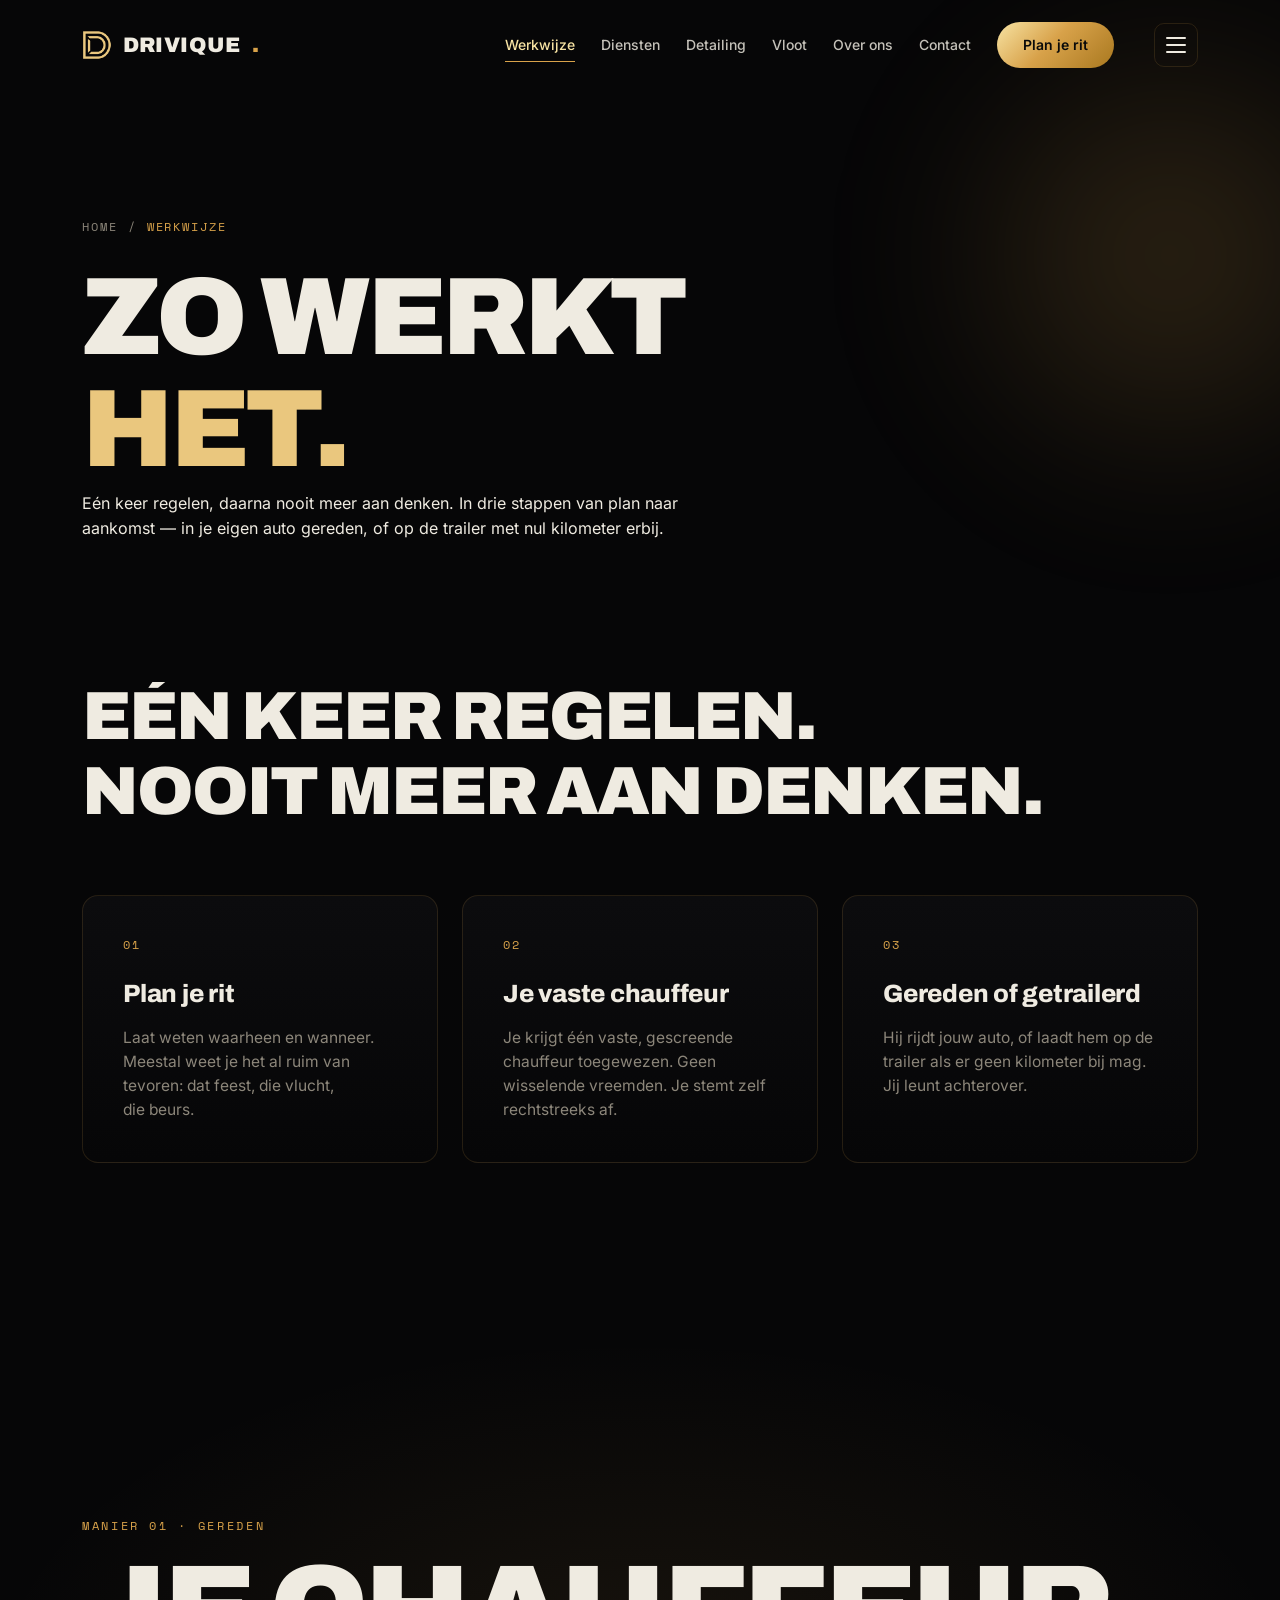
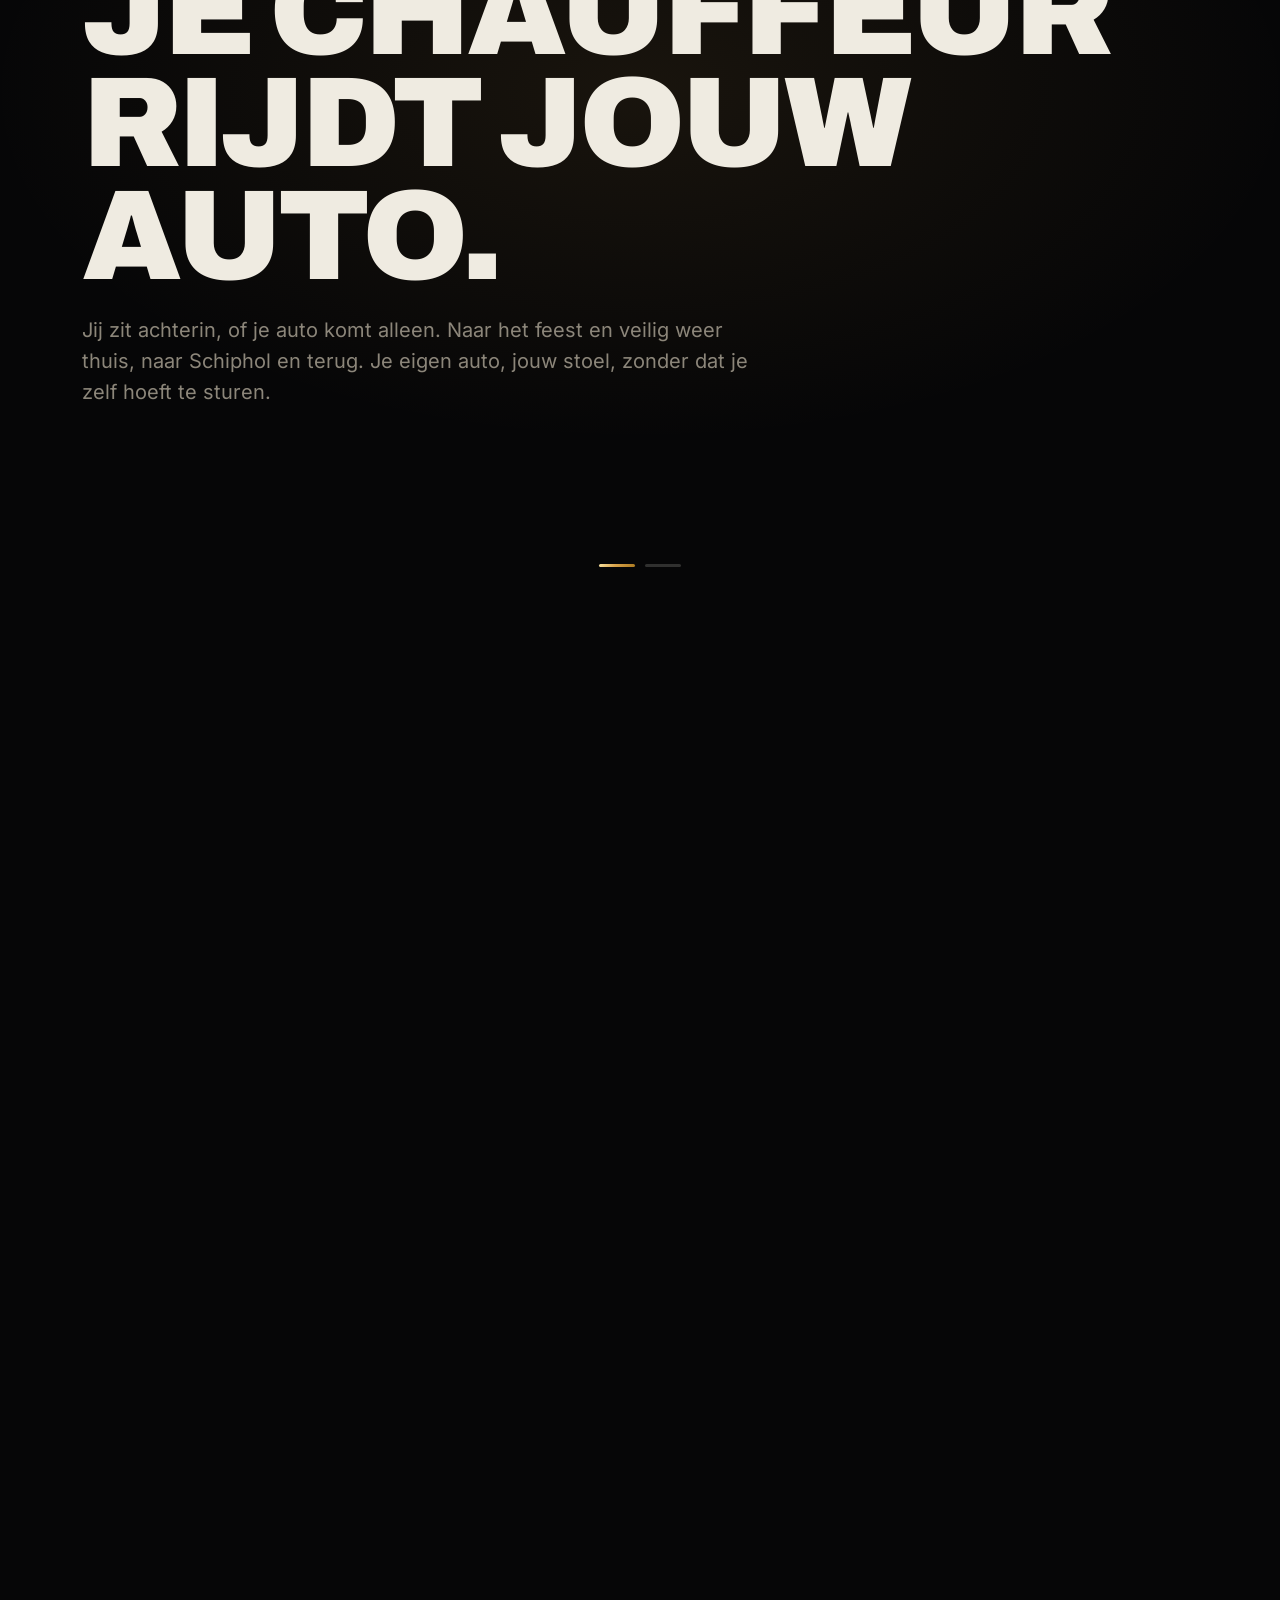
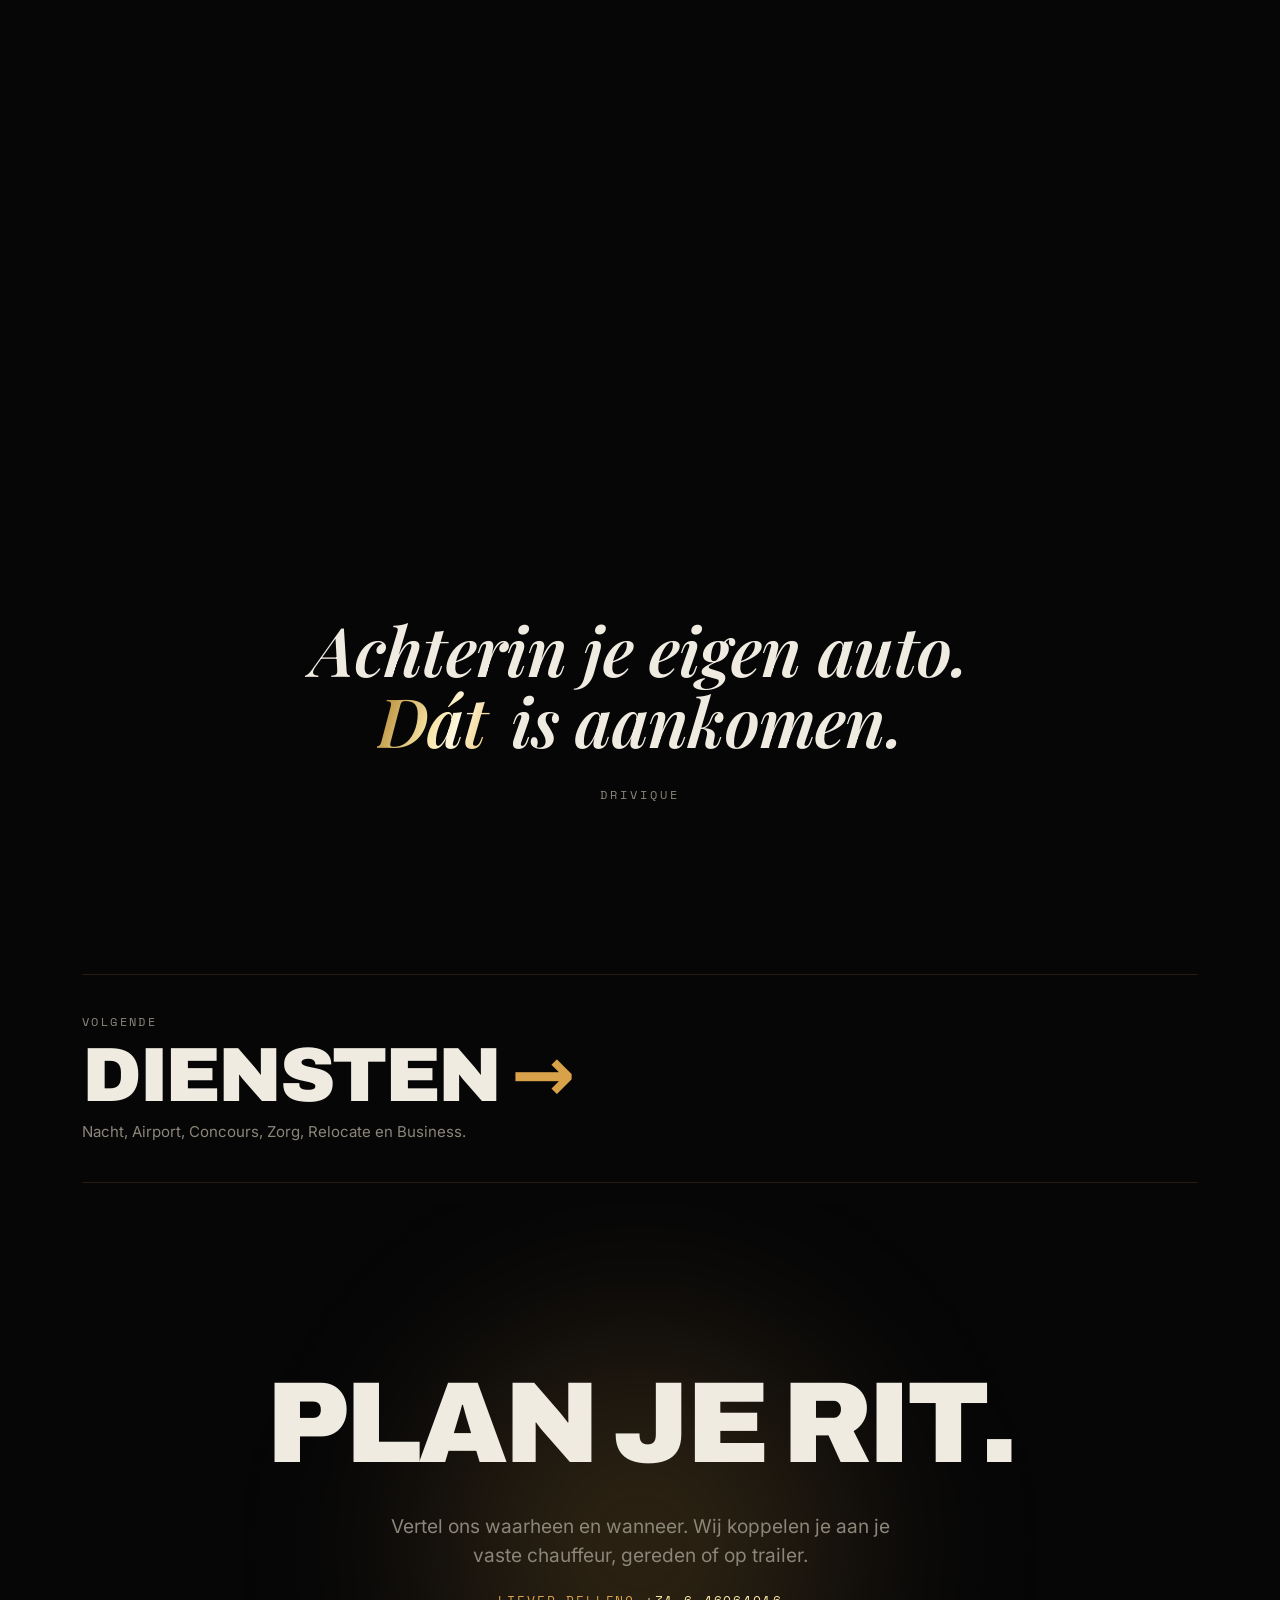
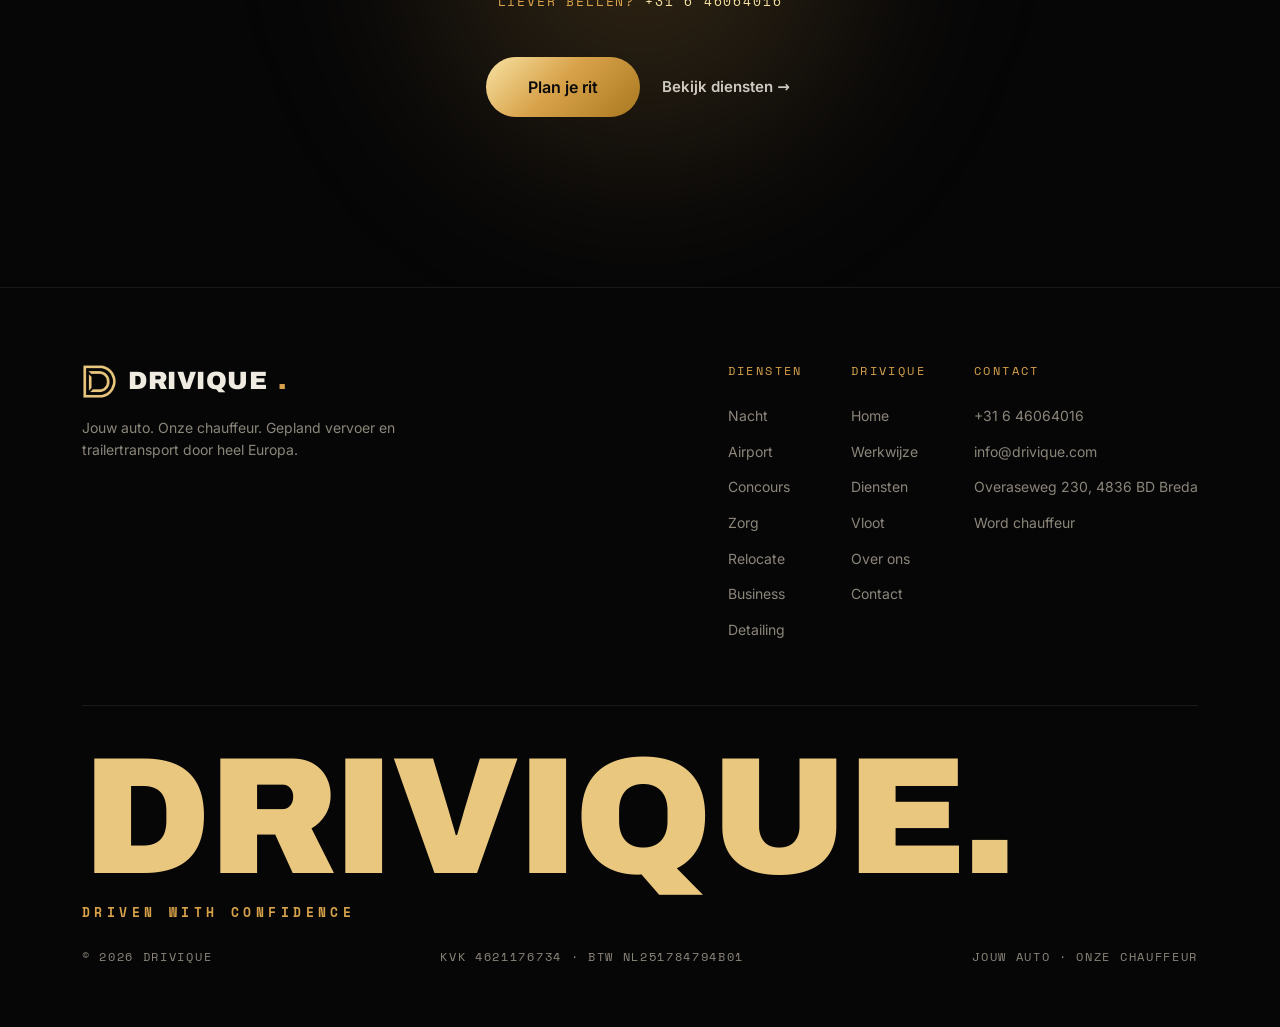
<file: werkwijze.html>
<!DOCTYPE html><html lang="nl"><head><meta charset="UTF-8"><meta name="viewport" content="width=device-width, initial-scale=1.0, viewport-fit=cover">
<meta name="color-scheme" content="dark">
<meta name="theme-color" content="#060607">
<link rel="icon" type="image/png" href="/images/logo.png"><link rel="apple-touch-icon" href="/apple-touch-icon.png"><title>Werkwijze — zo werkt Drivique | Chauffeursdienst Breda</title>
<meta name="description" content="Zo werkt Drivique: plan je rit vooruit, krijg één vaste gescreende chauffeur en kies of je auto gereden wordt of op de trailer gaat. Door heel Europa.">
<meta name="keywords" content="chauffeursdienst, chauffeur Breda, autotransport, auto laten vervoeren, trailertransport, autopoetsen, detailing Breda, auto ophalen en wegbrengen, chauffeur Europa, wagenparkbeheer">
<meta name="robots" content="index, follow">
<meta name="author" content="Drivique">
<link rel="canonical" href="https://drivique.com/werkwijze">
<meta property="og:type" content="website">
<meta property="og:site_name" content="Drivique">
<meta property="og:title" content="Werkwijze — zo werkt Drivique | Chauffeursdienst Breda">
<meta property="og:description" content="Zo werkt Drivique: plan je rit vooruit, krijg één vaste gescreende chauffeur en kies of je auto gereden wordt of op de trailer gaat. Door heel Europa.">
<meta property="og:url" content="https://drivique.com/werkwijze">
<meta property="og:image" content="https://drivique.com/og.jpg"><meta property="og:image:width" content="1200"><meta property="og:image:height" content="630"><meta property="og:image:alt" content="Drivique — chauffeursdienst en autotransport, Breda">
<meta property="og:locale" content="nl_NL">
<meta name="twitter:card" content="summary_large_image">
<meta name="twitter:title" content="Werkwijze — zo werkt Drivique | Chauffeursdienst Breda">
<meta name="twitter:description" content="Zo werkt Drivique: plan je rit vooruit, krijg één vaste gescreende chauffeur en kies of je auto gereden wordt of op de trailer gaat. Door heel Europa.">
<meta name="twitter:image" content="https://drivique.com/og.jpg"><link rel="preload" href="/fonts/archivo-latin-900-normal.woff2" as="font" type="font/woff2" crossorigin><link rel="preload" href="/fonts/inter-latin-400-normal.woff2" as="font" type="font/woff2" crossorigin><link rel="stylesheet" href="/fonts/fonts.css"><style>
  :root{--black:#060607;--panel:#0C0C0E;--panel2:#131315;--leather:#1A150D;--bone:#EFEBE1;--grey:#8C867A;--gold:#D8A24A;--gold-hi:#F7E3A3;--gold-deep:#A9781F;--line:rgba(216,162,74,.15);--hair:rgba(239,235,225,.08);--display:"Archivo",system-ui,sans-serif;--body:"Inter",system-ui,sans-serif;--serif:"Playfair Display",Georgia,serif;--mono:"Space Mono",ui-monospace,monospace;--grad:linear-gradient(135deg,#F7E3A3,#D8A24A 46%,#A9781F);--ease:cubic-bezier(.16,1,.3,1);color-scheme:dark;}
  *{box-sizing:border-box;margin:0;padding:0}
  html{scroll-behavior:smooth;-webkit-text-size-adjust:100%;text-size-adjust:100%;background:#060607}
  body{background:var(--black);color:var(--bone);font-family:var(--body);line-height:1.55;-webkit-font-smoothing:antialiased;overflow-x:hidden;min-height:100vh;-webkit-tap-highlight-color:transparent}
  .wrap{max-width:1180px;margin:0 auto;padding:0 32px}
  ::selection{background:var(--gold);color:#000}
  /* solid gold for large wordmarks (no clip bug) */
  .goldflat{color:#EAC77E}
  /* shimmer gold only for small accents */
  .gold{background:linear-gradient(110deg,#A9781F 0%,#F7E3A3 22%,#FFF7DE 30%,#E9C36A 44%,#B8823A 60%,#A9781F 100%);background-size:250% 100%;-webkit-background-clip:text;background-clip:text;color:transparent;animation:shimmer 8s linear infinite;padding-right:.12em;-webkit-box-decoration-break:clone;box-decoration-break:clone}
  @keyframes shimmer{0%{background-position:200% 0}100%{background-position:-60% 0}}
  .mline{display:block;overflow:hidden;padding-bottom:.1em;padding-right:.22em;margin-right:-.22em}
  .mline>span{display:block;transition:transform 1.15s var(--ease) var(--d,0s)}
  .js .mline>span{transform:translateY(116%)}
  .mline.in>span{transform:translateY(0)}
  .reveal{transition:opacity 1s var(--ease) var(--d,0s),transform 1s var(--ease) var(--d,0s)}
  .js .reveal{opacity:0;transform:translateY(34px)}
  .reveal.in{opacity:1;transform:none}
  #bar{position:fixed;top:0;left:0;height:2px;width:0;z-index:200;background:var(--grad)}
  nav{position:fixed;top:0;left:0;right:0;z-index:120;padding:22px 0;transition:background .5s var(--ease),padding .5s var(--ease),border-color .5s;border-bottom:1px solid transparent}
  nav.scrolled{background:rgba(6,6,7,.72);-webkit-backdrop-filter:blur(16px);backdrop-filter:blur(16px);padding:14px 0;border-bottom:1px solid var(--hair)}
  .nav-in{display:flex;align-items:center;justify-content:space-between}
  .logo{font-family:var(--display);font-weight:900;font-size:21px;letter-spacing:.02em;text-transform:uppercase}
  .logo .d{color:var(--gold)}
  .nav-links{display:flex;gap:34px;align-items:center}
  .nav-links a:not(.btn){display:none}
  .nav-links a:not(.btn)::after{content:"";position:absolute;left:0;bottom:-5px;width:0;height:1px;background:var(--gold);transition:width .4s var(--ease)}
  .nav-links a:not(.btn):hover::after{width:100%}
  .btn{display:inline-block;font-family:var(--body);font-weight:600;font-size:14px;color:#0A0A0A;background:var(--grad);border:none;border-radius:100px;padding:12px 26px;cursor:pointer;position:relative;overflow:hidden;text-decoration:none;transition:transform .4s var(--ease),box-shadow .4s var(--ease)}
  .btn:hover{transform:translateY(-2px);box-shadow:0 14px 40px rgba(216,162,74,.35)}
  .btn::after{content:"";position:absolute;top:0;left:-120%;width:60%;height:100%;background:linear-gradient(105deg,transparent,rgba(255,255,255,.55),transparent);transform:skewX(-18deg);transition:left .7s var(--ease)}
  .btn:hover::after{left:170%}
  .btn.lg{font-size:16px;padding:18px 42px}
  .hero{position:relative;min-height:100vh;min-height:100svh;display:flex;align-items:center;overflow:hidden}
  .glow{position:absolute;border-radius:50%;filter:blur(80px);opacity:.45;will-change:transform}
  .glow.a{width:540px;height:540px;background:radial-gradient(circle,rgba(216,162,74,.5),transparent 70%);top:-90px;right:-40px}
  .glow.b{width:440px;height:440px;background:radial-gradient(circle,rgba(169,120,31,.5),transparent 70%);bottom:-140px;left:-120px}
  .sweep{position:absolute;top:0;bottom:0;left:-60%;width:48%;background:linear-gradient(105deg,transparent,rgba(247,227,163,.2) 45%,transparent);filter:blur(12px);animation:sweep 2.8s var(--ease) .3s both;pointer-events:none}
  @keyframes sweep{0%{left:-60%;opacity:0}20%{opacity:1}100%{left:135%;opacity:0}}
  .hero::before{content:"";position:absolute;inset:0;background:radial-gradient(130% 90% at 62% 32%,transparent 42%,rgba(0,0,0,.72));pointer-events:none}
  .hero-in{position:relative;z-index:3}
  .eyebrow{display:inline-flex;align-items:center;gap:10px;font-family:var(--mono);font-size:11px;font-weight:700;letter-spacing:.24em;text-transform:uppercase;color:var(--gold)}
  .js .eyebrow{opacity:0;transform:translateY(14px);animation:fade .9s var(--ease) .3s forwards}
  .eyebrow::before{content:"";width:6px;height:6px;border-radius:50%;background:var(--gold);box-shadow:0 0 12px var(--gold)}
  @keyframes fade{to{opacity:1;transform:none}}
  .hero h1{font-family:var(--display);font-weight:900;font-size:clamp(52px,11vw,168px);line-height:.84;letter-spacing:-.015em;text-transform:uppercase;margin:22px 0 8px;overflow:visible;white-space:nowrap}
  .hero .tag{font-family:var(--display);font-weight:800;font-size:clamp(22px,4.4vw,46px);letter-spacing:-.01em;line-height:1.02}
  .hero .tag .sep{color:var(--gold);font-weight:400;margin:0 .2em}
  .hero p.lead{max-width:540px;margin-top:28px;color:var(--grey);font-size:clamp(15px,1.7vw,18px)}
  .hero .cta{margin-top:38px;display:flex;gap:24px;flex-wrap:wrap;align-items:center}
  .ghost{color:var(--bone);text-decoration:none;font-weight:600;font-size:15px;display:inline-flex;align-items:center;gap:8px;opacity:.85;transition:gap .3s var(--ease),color .3s}
  .ghost:hover{color:var(--gold-hi);gap:12px}
  .scrollcue{position:absolute;bottom:28px;left:50%;transform:translateX(-50%);z-index:3;font-family:var(--mono);font-size:10px;letter-spacing:.32em;text-transform:uppercase;color:var(--grey);animation:blink 2.8s ease-in-out infinite}
  @keyframes blink{0%,100%{opacity:.3}50%{opacity:.85}}
  .sec{padding:150px 0}
  .kick{font-family:var(--mono);font-size:11px;letter-spacing:.24em;text-transform:uppercase;color:var(--grey);margin-bottom:26px;display:inline-block}
  .kick em{font-style:normal;color:var(--gold);margin-right:14px}
  h2.big{font-family:var(--display);font-weight:900;font-size:clamp(34px,5.6vw,68px);line-height:1;letter-spacing:-.03em;text-transform:uppercase}
  .stmt{padding:140px 0;text-align:center}
  .stmt h2{font-family:var(--display);font-weight:900;font-size:clamp(40px,8.4vw,116px);line-height:.9;letter-spacing:-.035em;text-transform:uppercase}
  .stmt p{max-width:54ch;margin:34px auto 0;color:var(--grey);font-size:18px}
  .stats{display:grid;grid-template-columns:repeat(4,1fr);gap:1px;background:var(--hair);border-top:1px solid var(--hair);border-bottom:1px solid var(--hair)}
  .stat{background:var(--black);padding:52px 24px;text-align:center}
  .stat .n{font-family:var(--display);font-weight:900;font-size:clamp(44px,7vw,82px);line-height:1;letter-spacing:-.02em}
  .stat .l{font-family:var(--mono);font-size:11px;letter-spacing:.14em;text-transform:uppercase;color:var(--grey);margin-top:16px}
  .steps{display:grid;grid-template-columns:repeat(3,1fr);gap:24px;margin-top:64px}
  .step{border:1px solid var(--line);border-radius:16px;padding:40px;background:linear-gradient(180deg,var(--panel),var(--black))}
  .step .no{font-family:var(--mono);font-size:12px;color:var(--gold);letter-spacing:.2em}
  .step h3{font-family:var(--display);font-weight:800;font-size:25px;letter-spacing:-.01em;margin:20px 0 12px}
  .step p{color:var(--grey);font-size:15.5px}
  .pin-outer{height:260vh;position:relative}
  .pin-inner{position:sticky;top:0;height:100vh;display:flex;align-items:center;overflow:hidden;background:var(--black)}
  .pin-bg{position:absolute;inset:0;background:radial-gradient(85% 65% at 50% 42%,rgba(216,162,74,.09),transparent 60%)}
  .frame{position:absolute;inset:0;display:flex;align-items:center;opacity:0;transition:opacity .8s var(--ease),transform .8s var(--ease);transform:translateY(28px);pointer-events:none}
  .frame.active{opacity:1;transform:none}
  .frame .wrap{width:100%}
  .frame .idx{font-family:var(--mono);font-size:12px;letter-spacing:.22em;color:var(--gold);text-transform:uppercase}
  .frame h3{font-family:var(--display);font-weight:900;font-size:clamp(46px,10vw,128px);line-height:.88;letter-spacing:-.035em;text-transform:uppercase;margin:20px 0 22px}
  .frame p{max-width:52ch;color:var(--grey);font-size:clamp(16px,1.9vw,20px)}
  .frame .zero{font-family:var(--display);font-weight:900;font-size:clamp(60px,17vw,250px);line-height:.8;position:absolute;right:5%;top:50%;transform:translateY(-50%);opacity:.12}
  .pin-nav{position:absolute;bottom:46px;left:50%;transform:translateX(-50%);display:flex;gap:10px}
  .dot{width:36px;height:3px;border-radius:3px;background:rgba(239,235,225,.18);transition:background .5s var(--ease)}
  .dot.on{background:var(--grad)}
  .quote{padding:160px 0;text-align:center}
  .quote blockquote{font-family:var(--serif);font-style:italic;font-weight:600;font-size:clamp(30px,5.6vw,68px);line-height:1.05;letter-spacing:-.01em;max-width:17ch;margin:0 auto}
  .quote cite{display:block;margin-top:30px;font-family:var(--mono);font-size:11px;letter-spacing:.24em;text-transform:uppercase;color:var(--grey);font-style:normal}
  .svc-head{display:flex;justify-content:space-between;align-items:flex-end;flex-wrap:wrap;gap:24px;margin-bottom:56px}
  .svc-grid{display:grid;grid-template-columns:repeat(3,1fr);gap:20px}
  .card{border:1px solid var(--line);border-radius:18px;padding:38px;background:var(--panel);position:relative;overflow:hidden;transition:transform .5s var(--ease),border-color .5s var(--ease)}
  .card:hover{transform:translateY(-6px);border-color:var(--gold)}
  .card::after{content:"";position:absolute;inset:0;background:linear-gradient(135deg,rgba(216,162,74,.1),transparent 48%);opacity:0;transition:opacity .5s var(--ease)}
  .card:hover::after{opacity:1}
  .card.flag{grid-column:span 2;background:linear-gradient(120deg,var(--leather),var(--panel))}
  .card .t{font-family:var(--mono);font-size:11px;letter-spacing:.2em;text-transform:uppercase;color:var(--gold);position:relative;z-index:2}
  .card h3{font-family:var(--display);font-weight:800;font-size:29px;letter-spacing:-.01em;margin:18px 0 12px;position:relative;z-index:2}
  .card p{color:var(--grey);font-size:15.5px;max-width:46ch;position:relative;z-index:2}
  .card-link{position:relative;z-index:2;display:inline-block;margin-top:16px;font-family:var(--mono);font-size:11px;letter-spacing:.14em;text-transform:uppercase;color:var(--gold);text-decoration:none}
  .card-link:hover{color:var(--gold-hi)}
  .trust{display:flex;flex-wrap:wrap;gap:12px;justify-content:center;margin-top:56px}
  .badge{font-family:var(--mono);font-size:12.5px;letter-spacing:.04em;border:1px solid var(--line);border-radius:100px;padding:11px 20px;color:var(--bone)}
  .badge b{color:var(--gold);font-weight:700;margin-right:6px}
  /* fleet: highlight + uniform strip, tap to reveal colour */
  .fleet{padding:150px 0 60px}
  .fleet .head{display:flex;align-items:baseline;justify-content:space-between;flex-wrap:wrap;gap:10px;margin-bottom:36px}
  .fleet .head p{color:var(--grey);font-size:14px;max-width:44ch}
  .hl{position:relative;border-radius:18px;overflow:hidden;border:1px solid var(--line);margin-bottom:14px;aspect-ratio:1500/640;cursor:pointer}
  .hl img{position:absolute;inset:0;width:100%;height:100%;object-fit:cover;display:block}
  .hl img.c{filter:contrast(1.03)}
  .hl img.bw{filter:grayscale(1) contrast(1.03) brightness(.9);opacity:1;transition:opacity .7s var(--ease)}
  .hl.lit img.bw{opacity:0}
  .hl::after{content:"";position:absolute;inset:0;background:linear-gradient(90deg,rgba(6,6,7,.7),transparent 55%);pointer-events:none}
  .hl .cap{position:absolute;left:32px;bottom:28px;z-index:3}
  .hl .cap .k{font-family:var(--mono);font-size:11px;letter-spacing:.2em;text-transform:uppercase;color:var(--gold-hi)}
  .hl .cap h3{font-family:var(--display);font-weight:900;font-size:clamp(26px,4vw,44px);letter-spacing:-.02em;text-transform:uppercase;margin-top:8px}
  .tapc{position:absolute;right:16px;top:14px;z-index:3;font-family:var(--mono);font-size:10px;letter-spacing:.14em;text-transform:uppercase;color:var(--bone);opacity:.72;display:inline-flex;align-items:center;gap:7px;pointer-events:none}
  .tapc::before{content:"";width:7px;height:7px;border-radius:50%;border:1px solid var(--gold);background:transparent;transition:background .4s}
  .lit .tapc::before{background:var(--gold)}
  .strip{display:grid;grid-template-columns:repeat(6,1fr);gap:14px}
  .shot{position:relative;border-radius:12px;overflow:hidden;aspect-ratio:4/3;border:1px solid var(--hair);cursor:pointer}
  .shot img{position:absolute;inset:0;width:100%;height:100%;object-fit:cover;display:block}
  .shot img.c{filter:contrast(1.03)}
  .shot img.bw{filter:grayscale(1) contrast(1.02) brightness(.9);opacity:.85;transition:opacity .6s var(--ease)}
  .shot:hover img.bw{opacity:.72}
  .shot.lit img.bw{opacity:0}
  .shot span:not(.tapc){position:absolute;left:12px;bottom:9px;z-index:3;font-family:var(--mono);font-size:9px;letter-spacing:.12em;text-transform:uppercase;color:var(--bone);opacity:.85}
  .shot::after{content:"";position:absolute;inset:0;z-index:1;background:linear-gradient(180deg,transparent 55%,rgba(6,6,7,.6));pointer-events:none}
  .shot .tapc{right:10px;top:9px}
  .shot .tapc::before{width:8px;height:8px}

  .about{padding:150px 0}
  .about .grid{display:grid;grid-template-columns:0.9fr 1.1fr;gap:64px;align-items:start}
  .about .lead-h{font-family:var(--display);font-weight:900;font-size:clamp(30px,4.4vw,56px);line-height:1;letter-spacing:-.03em;text-transform:uppercase}
  .about .lead-h .gsmall{display:block;font-family:var(--mono);font-size:12px;letter-spacing:.24em;color:var(--gold);text-transform:uppercase;margin-bottom:20px;font-weight:700}
  .about .sig{margin-top:34px;font-family:var(--serif);font-style:italic;font-size:26px;color:var(--gold-hi)}
  .about .sig small{display:block;font-family:var(--mono);font-style:normal;font-size:11px;letter-spacing:.14em;text-transform:uppercase;color:var(--grey);margin-top:8px}
  .about .body p{color:#cfc9bd;font-size:16px;line-height:1.8;margin-bottom:18px}
  
  
  @media(max-width:900px){.about .grid{grid-template-columns:1fr;gap:32px}}
  .final{text-align:center;padding:170px 0;position:relative;overflow:hidden}
  .final .glow2{position:absolute;width:680px;height:680px;border-radius:50%;background:radial-gradient(circle,rgba(216,162,74,.24),transparent 65%);top:50%;left:50%;transform:translate(-50%,-50%);filter:blur(70px)}
  .final h2{position:relative;font-family:var(--display);font-weight:900;font-size:clamp(42px,9vw,124px);line-height:.88;letter-spacing:-.035em;text-transform:uppercase}
  .final p{position:relative;color:var(--grey);font-size:19px;margin:26px auto 10px;max-width:46ch}
  .final .call{position:relative;font-family:var(--mono);font-size:13px;letter-spacing:.14em;text-transform:uppercase;color:var(--gold);margin-bottom:36px}
  .final .cta-row{position:relative;display:flex;gap:18px;justify-content:center;flex-wrap:wrap}
  footer{border-top:1px solid var(--hair);padding:74px 0 60px}
  .foot-top{display:flex;justify-content:space-between;flex-wrap:wrap;gap:34px;margin-bottom:56px}
  .foot-links{display:flex;gap:48px;flex-wrap:wrap}
  .foot-col h4{font-family:var(--mono);font-size:11px;letter-spacing:.2em;text-transform:uppercase;color:var(--gold);margin-bottom:18px}
  .foot-col a{display:block;color:var(--grey);text-decoration:none;font-size:14px;margin-bottom:11px}
  .foot-col a:hover{color:var(--bone)}
  .foot-word{font-family:var(--display);font-weight:900;font-size:clamp(52px,13vw,168px);text-transform:uppercase;letter-spacing:-.02em;line-height:.82;border-top:1px solid var(--hair);padding-top:44px;overflow:visible;white-space:nowrap}
  .foot-meta{display:flex;justify-content:space-between;flex-wrap:wrap;gap:14px;margin-top:26px;font-family:var(--mono);font-size:11px;letter-spacing:.14em;text-transform:uppercase;color:var(--grey)}
  @media(max-width:900px){
    .glow{opacity:.28;filter:blur(70px)}
    .nav-links a:not(.btn){display:none}
    .stats{grid-template-columns:repeat(2,1fr)}
    .steps,.svc-grid{grid-template-columns:1fr}
    .card.flag{grid-column:auto}
    .strip{grid-template-columns:repeat(2,1fr)}
    .hl .cap{left:20px;bottom:18px}
    .sec{padding:96px 0}.frame .zero{display:none}
  }
  @media(prefers-reduced-motion:reduce){.eyebrow{animation:none!important;opacity:1!important;transform:none!important}.glow{display:none}}

  .modal{position:fixed;inset:0;z-index:300;display:none;align-items:center;justify-content:center;padding:22px}
  .modal.open{display:flex}
  .modal .ov{position:absolute;inset:0;background:rgba(4,4,6,.74);-webkit-backdrop-filter:blur(6px);backdrop-filter:blur(6px)}
  .modal .panel{position:relative;z-index:2;width:100%;max-width:560px;max-height:92vh;overflow:auto;background:linear-gradient(180deg,#101013,#08080a);border:1px solid var(--line);border-radius:20px;padding:40px 38px;box-shadow:0 40px 120px rgba(0,0,0,.6)}
  .modal .x{position:absolute;top:14px;right:18px;z-index:3;background:none;border:none;color:var(--grey);font-size:26px;line-height:1;cursor:pointer}
  .modal .x:hover{color:var(--gold)}
  .modal .k{font-family:var(--mono);font-size:11px;letter-spacing:.22em;text-transform:uppercase;color:var(--gold);display:block;margin-bottom:12px}
  .modal h3{font-family:var(--display);font-weight:900;font-size:32px;letter-spacing:-.02em;text-transform:uppercase;line-height:.95}
  .modal .sub{color:var(--grey);font-size:14px;margin-top:10px;margin-bottom:22px}
  .modal label{display:block;font-family:var(--mono);font-size:10px;letter-spacing:.16em;text-transform:uppercase;color:var(--gold);margin:16px 0 7px}
  .modal input,.modal select{width:100%;background:#08080a;border:1px solid var(--line);border-radius:10px;color:var(--bone);font-family:var(--body);font-size:15px;padding:13px 14px;outline:none;transition:border-color .3s}
  .modal input::placeholder{color:#5c584f}
  .modal input:focus,.modal select:focus{border-color:var(--gold)}
  .modal input[type=date],.modal input[type=time]{color-scheme:dark}
  .modal select{appearance:none;-webkit-appearance:none;background-image:linear-gradient(45deg,transparent 50%,var(--gold) 50%),linear-gradient(135deg,var(--gold) 50%,transparent 50%);background-position:calc(100% - 20px) 20px,calc(100% - 14px) 20px;background-size:6px 6px,6px 6px;background-repeat:no-repeat}
  .modal .row2{display:grid;grid-template-columns:1fr 1fr;gap:14px}
  .modal .send{margin-top:28px;width:100%;text-align:center;border:none;font-size:16px;padding:17px}
  .modal .note{margin-top:14px;text-align:center;font-family:var(--mono);font-size:10.5px;letter-spacing:.12em;text-transform:uppercase;color:var(--grey)}
  .modal .note b{color:var(--gold-hi)}
  @media(max-width:560px){.modal .row2{grid-template-columns:1fr}.modal .panel{padding:32px 24px}}

  .adm{position:fixed;inset:0;z-index:500;display:none;align-items:center;justify-content:center;padding:22px;background:radial-gradient(120% 90% at 50% 20%,rgba(216,162,74,.08),transparent 60%),rgba(3,3,4,.96)}
  .adm.open{display:flex}
  .adm-scan{position:absolute;inset:0;pointer-events:none;background:repeating-linear-gradient(180deg,rgba(216,162,74,.04) 0,rgba(216,162,74,.04) 1px,transparent 1px,transparent 4px);opacity:.5}
  .adm-scan::after{content:"";position:absolute;left:0;right:0;height:120px;background:linear-gradient(180deg,transparent,rgba(216,162,74,.12),transparent);animation:admscan 5s linear infinite}
  @keyframes admscan{0%{top:-120px}100%{top:100%}}
  .adm-box{position:relative;z-index:2;width:100%;max-width:420px;background:linear-gradient(180deg,#0f0f11,#08080a);border:1px solid var(--line);border-radius:18px;padding:38px}
  .adm-dash{max-width:860px;max-height:90vh;overflow:auto}
  .adm-x{position:absolute;top:12px;right:16px;background:none;border:none;color:var(--grey);font-size:24px;cursor:pointer}
  .adm-x:hover{color:var(--gold)}
  .adm-k{font-family:var(--mono);font-size:11px;letter-spacing:.24em;text-transform:uppercase;color:var(--gold);margin-bottom:10px}
  .adm h3{font-family:var(--display);font-weight:900;font-size:26px;text-transform:uppercase;letter-spacing:-.01em}
  .adm h3 span{color:var(--gold)}
  .adm-sub{color:var(--grey);font-size:13px;margin:8px 0 18px}
  .adm input,.adm select{width:100%;background:#08080a;border:1px solid var(--line);border-radius:10px;color:var(--bone);font-family:var(--mono);font-size:14px;padding:12px 14px;outline:none}
  .adm input:focus,.adm select:focus{border-color:var(--gold)}
  .adm-err{color:#e0663f;font-family:var(--mono);font-size:12px;margin-top:12px;min-height:16px;letter-spacing:.05em}
  .adm-granted{font-family:var(--mono);letter-spacing:.3em;color:var(--gold-hi);text-align:center;padding:20px 0;font-size:14px;text-transform:uppercase}
  .adm-head{display:flex;justify-content:space-between;align-items:flex-end;gap:16px;flex-wrap:wrap;margin-bottom:22px}
  .adm-tools{display:flex;gap:8px;flex-wrap:wrap}
  .adm-tools select,.adm-tools button{width:auto;font-family:var(--mono);font-size:11px;letter-spacing:.08em;text-transform:uppercase;padding:9px 13px;background:#0c0c0e;border:1px solid var(--line);border-radius:8px;color:var(--bone);cursor:pointer}
  .adm-tools button:hover{border-color:var(--gold);color:var(--gold-hi)}
  .adm-list{display:flex;flex-direction:column;gap:10px}
  .adm-empty{color:var(--grey);font-family:var(--mono);font-size:13px;padding:30px 0;text-align:center}
  .rq{border:1px solid var(--line);border-radius:12px;padding:16px 18px;background:#0b0b0d}
  .rq.done{opacity:.5}
  .rq .rq-top{display:flex;justify-content:space-between;align-items:center;gap:10px;margin-bottom:10px}
  .rq .rq-d{font-family:var(--mono);font-size:11px;letter-spacing:.12em;text-transform:uppercase;color:var(--gold)}
  .rq .rq-ts{font-family:var(--mono);font-size:10px;color:var(--grey)}
  .rq .rq-grid{display:grid;grid-template-columns:repeat(2,1fr);gap:6px 20px;font-size:13.5px;color:#cfc9bd}
  .rq .rq-grid b{color:var(--grey);font-weight:400;font-family:var(--mono);font-size:10px;letter-spacing:.1em;text-transform:uppercase;display:block;margin-bottom:1px}
  .rq a{color:var(--gold-hi);text-decoration:none}
  .rq .rq-act{display:flex;gap:8px;margin-top:12px}
  .rq .rq-act button{font-family:var(--mono);font-size:10px;letter-spacing:.08em;text-transform:uppercase;padding:6px 10px;background:transparent;border:1px solid var(--line);border-radius:7px;color:var(--grey);cursor:pointer}
  .rq .rq-act button:hover{border-color:var(--gold);color:var(--gold-hi)}
  .adm-note{margin-top:20px;font-family:var(--mono);font-size:10px;letter-spacing:.06em;color:var(--grey);line-height:1.7;border-top:1px solid var(--hair);padding-top:16px}

  .price-intro{color:var(--grey);font-size:17px;max-width:54ch;margin-top:12px}
  .pricelist{margin-top:52px;border-top:1px solid var(--hair)}
  .prow{display:flex;justify-content:space-between;align-items:baseline;gap:28px;padding:26px 2px;border-bottom:1px solid var(--hair)}
  .pname{font-family:var(--display);font-weight:800;font-size:clamp(20px,2.4vw,24px);letter-spacing:-.01em}
  .pname .pdesc{display:block;font-family:var(--body);font-weight:400;font-size:14.5px;color:var(--grey);letter-spacing:0;line-height:1.6;margin-top:9px;max-width:58ch}
  .pprice{font-family:var(--mono);font-weight:700;font-size:17px;color:var(--gold-hi);white-space:nowrap;letter-spacing:.02em}
  .strip3{display:grid;grid-template-columns:repeat(2,1fr);gap:14px;margin:44px 0 0;max-width:840px}
  .strip3 .shot{aspect-ratio:4/5}
  @media(max-width:900px){.strip3{grid-template-columns:1fr;max-width:420px}}
  .pnote{margin-top:28px;font-family:var(--mono);font-size:11px;letter-spacing:.06em;color:var(--grey);line-height:1.8}
  .pnote b{color:var(--gold)}

  .sr-only{position:absolute;width:1px;height:1px;padding:0;margin:-1px;overflow:hidden;clip:rect(0,0,0,0);white-space:nowrap;border:0}
  .logo{display:flex;align-items:center;gap:11px}
  .brandmark{height:1.4em;width:auto;display:block}
  .hero-mark{height:clamp(58px,9vw,112px);width:auto;display:block;margin-bottom:26px}
  .js .hero-mark{opacity:0;transform:translateY(14px) scale(.96);animation:markin 1s var(--ease) .15s forwards}
  @keyframes markin{to{opacity:1;transform:none}}
  .slogan{font-family:var(--mono);font-weight:700;font-size:clamp(10px,1.35vw,12.5px);letter-spacing:.34em;text-transform:uppercase;color:var(--gold)}

  .burger{display:flex;flex-direction:column;justify-content:center;gap:5px;width:44px;height:44px;background:none;border:1px solid var(--line);border-radius:10px;cursor:pointer;padding:0 11px;transition:border-color .3s;margin-left:14px}
  .burger:hover{border-color:var(--gold)}
  .burger span{display:block;height:2px;width:100%;background:var(--bone);border-radius:2px;transition:transform .4s var(--ease),opacity .3s}
  .burger.open span:nth-child(1){transform:translateY(7px) rotate(45deg)}
  .burger.open span:nth-child(2){opacity:0}
  .burger.open span:nth-child(3){transform:translateY(-7px) rotate(-45deg)}
  .menu{position:fixed;inset:0;z-index:150;background:rgba(6,6,7,.98);-webkit-backdrop-filter:blur(10px);backdrop-filter:blur(10px);opacity:0;visibility:hidden;transition:opacity .45s var(--ease),visibility .45s;display:flex;flex-direction:column;justify-content:center;padding:96px 32px 40px}
  .menu.open{opacity:1;visibility:visible}
  .menu-inner{max-width:1000px;margin:0 auto;width:100%;display:grid;grid-template-columns:1fr 1fr;gap:40px}
  .menu-col .menu-h{font-family:var(--mono);font-size:11px;letter-spacing:.24em;text-transform:uppercase;color:var(--gold);display:block;margin-bottom:18px;padding-bottom:12px;border-bottom:1px solid var(--hair)}
  .menu-col a{display:block;font-family:var(--display);font-weight:800;font-size:clamp(22px,3.4vw,34px);letter-spacing:-.02em;text-transform:uppercase;color:var(--bone);text-decoration:none;padding:7px 0;transition:color .25s,transform .35s var(--ease);transform:translateY(12px);opacity:0}
  .menu.open .menu-col a{transform:none;opacity:1}
  .menu-col a:hover{color:var(--gold)}
  .menu-foot{max-width:1000px;margin:44px auto 0;width:100%;display:flex;align-items:center;gap:22px;flex-wrap:wrap;border-top:1px solid var(--hair);padding-top:26px}
  .menu-foot a:not(.btn){font-family:var(--mono);font-size:12px;letter-spacing:.1em;color:var(--grey);text-decoration:none}
  .menu-foot a:not(.btn):hover{color:var(--gold-hi)}
  .menu-foot .btn{margin-left:auto}
  @media(max-width:640px){.menu-inner{grid-template-columns:1fr;gap:30px}.menu-foot .btn{margin-left:0;width:100%;text-align:center}}

/* ================= v4: responsive, mobile & large-screen polish ================= */
:root{--gutter:32px}
@media(max-width:600px){:root{--gutter:20px}}
.wrap{padding-left:max(var(--gutter),env(safe-area-inset-left))!important;padding-right:max(var(--gutter),env(safe-area-inset-right))!important}
h1,h2,h3,blockquote{text-wrap:balance}
p,li{text-wrap:pretty}
.btn{white-space:nowrap}
a.logo{text-decoration:none;color:var(--bone);min-height:44px}
.tapc{font-size:11px}
.statwrap{padding-top:20px;padding-bottom:70px}

/* nav */
.nav-links{gap:26px}
@media(min-width:1100px){
 .nav-links a:not(.btn){display:inline-block;color:var(--bone);text-decoration:none;font-size:14px;font-weight:500;opacity:.82;position:relative;padding:12px 0;transition:opacity .3s}
 .nav-links a:not(.btn):hover{opacity:1}
 .nav-links a:not(.btn)::after{bottom:6px}
}
@media(max-width:600px){
 nav{padding:14px 0}
 .logo{font-size:17px;gap:8px}
 .nav-links{gap:8px}
 .nav-links .btn{padding:11px 16px;font-size:13px}
 .burger{margin-left:4px}
}
@media(max-width:359px){.nav-links .btn{display:none}}

/* hero */
.hero-in{width:100%;padding-top:110px;padding-bottom:90px}
/* 'DRIVIQUE.' is 5.66em wide in Archivo 900: 15vw keeps it inside the gutters on every phone */
.hero h1{font-size:clamp(44px,15vw,168px);font-size:clamp(44px,min(15vw,26vh),168px)}
.hero p.lead{font-size:clamp(16px,1.7vw,19px)}
@media(max-height:640px){.scrollcue{display:none}}
@media(max-width:600px){.eyebrow{letter-spacing:.16em}.hero .cta{gap:14px}}

/* readable minimums for the mono labels */
.eyebrow,.kick,.stat .l,.card .t,.card-link,.quote cite,.pnote,.foot-col h4,.foot-meta,.hl .cap .k,.about .sig small,.menu-col .menu-h,.modal .k,.modal .note{font-size:12px}
.slogan{font-size:clamp(11px,1.35vw,13px)}
.scrollcue{font-size:11px}
.modal label{font-size:11px}
.shot span:not(.tapc){font-size:11px;left:12px;bottom:10px}

/* tap targets */
.card-link{display:inline-flex;align-items:center;min-height:44px;margin-top:6px}
.ghost{min-height:44px;padding:0 4px}
.foot-col a{padding:6px 0;margin-bottom:2px}
.final .call a{display:inline-block;padding:10px 0}

/* section rhythm on phones */
@media(max-width:600px){
 .sec{padding-top:84px;padding-bottom:84px}
 .stmt{padding-top:96px;padding-bottom:84px}
 .stmt h2{font-size:clamp(30px,9.6vw,116px)}
 h2.big{font-size:clamp(28px,8vw,68px)}
 .stmt p{font-size:17px}
 .quote{padding-top:110px;padding-bottom:110px}
 .fleet{padding-top:84px}
 .about{padding-top:84px;padding-bottom:84px}
 .final{padding-top:110px;padding-bottom:110px}
 .stat{padding:34px 12px}
 .step,.card{padding:26px}
 .card h3{font-size:26px}
 .steps{margin-top:40px}
 .svc-head{margin-bottom:36px}
 .prow{flex-direction:column;align-items:flex-start;gap:8px;padding:22px 2px}
 footer{padding-top:56px}
 .foot-links{gap:30px}
}
@media(min-width:601px) and (max-width:900px){
 .svc-grid{grid-template-columns:1fr 1fr}
 .card.flag{grid-column:span 2}
}

/* pinned "two ways" */
.pin-inner{height:100vh;height:100svh}
.frame h3{font-size:clamp(40px,11vw,128px)}
@media(max-width:900px){.pin-outer{height:200vh}}

/* galleries: one colour image, greyscale via CSS (half the downloads) */
.hl img.c,.shot img.c{filter:grayscale(1) contrast(1.03) brightness(.9);transition:filter .7s var(--ease),transform 1s var(--ease)}
.shot:hover img.c{filter:grayscale(1) contrast(1.05) brightness(1)}
.hl.lit img.c,.shot.lit img.c{filter:grayscale(0) contrast(1.03) brightness(1)}
.strip{grid-template-columns:repeat(3,1fr)}
@media(max-width:900px){.strip{grid-template-columns:repeat(2,1fr);gap:10px}}
@media(max-width:600px){.hl{aspect-ratio:4/3}.hl img{object-position:28% 50%}.hl .cap{left:18px;bottom:16px}}
.strip3{grid-template-columns:repeat(2,1fr);max-width:1000px}
@media(max-width:900px){.strip3{grid-template-columns:repeat(2,1fr);max-width:none;gap:10px}}

/* booking form: 16px inputs stop iOS zoom; bottom sheet on phones */
.modal input,.modal select{font-size:16px}
@media(max-width:600px){
 .modal{padding:0;align-items:flex-end}
 .modal .panel{max-height:94vh;max-height:94svh;border-radius:20px 20px 0 0;padding:28px 20px calc(24px + env(safe-area-inset-bottom))}
 .modal h3{font-size:28px}
}

/* large screens: use the space */
@media(min-width:1700px){
 .wrap{max-width:1440px}
 .logo{font-size:24px}
 .btn{font-size:15px;padding:14px 30px}
 .btn.lg{font-size:18px;padding:20px 48px}
 .nav-links a:not(.btn){font-size:15px}
 .hero h1{font-size:clamp(168px,10.5vw,220px)}
 .hero .tag{font-size:54px}
 .hero p.lead{font-size:20px;max-width:620px}
 .hero-mark{height:124px}
 .eyebrow,.kick,.stat .l,.card .t,.card-link,.quote cite,.pnote,.foot-col h4,.foot-col .fh,.foot-meta,.hl .cap .k{font-size:13px}
 .slogan{font-size:14px}
 .stmt h2{font-size:132px}.stmt p{font-size:21px}
 .stat .n{font-size:96px}
 h2.big{font-size:80px}
 .step h3{font-size:29px}.step p{font-size:17.5px}
 .frame h3{font-size:150px}.frame p{font-size:23px}
 .quote blockquote{font-size:80px}
 .card h3{font-size:34px}.card p{font-size:17.5px}
 .badge{font-size:14px}
 .pname{font-size:28px}.pname .pdesc{font-size:16.5px}.pprice{font-size:20px}
 .fleet .head p{font-size:16px}
 .shot span:not(.tapc){font-size:12px}
 .about .lead-h{font-size:66px}.about .body p{font-size:18px}.about .sig{font-size:30px}
 .final h2{font-size:146px}.final p{font-size:22px}.final .call{font-size:15px}
 .foot-col a{font-size:16px}
 .foot-word{font-size:200px}
 .strip3{max-width:1180px}
}
@media(min-width:2300px){
 .wrap{max-width:1720px}
 .hero h1{font-size:250px}.hero .tag{font-size:62px}.hero p.lead{font-size:23px;max-width:720px}
 .stmt h2{font-size:156px}.stmt p{font-size:24px}
 h2.big{font-size:94px}.frame h3{font-size:176px}.frame p{font-size:26px}
 .quote blockquote{font-size:94px}
 .card h3{font-size:40px}.card p,.step p{font-size:20px}.step h3{font-size:34px}
 .pname{font-size:32px}.pname .pdesc{font-size:18.5px}.pprice{font-size:23px}
 .about .lead-h{font-size:78px}.about .body p{font-size:20px}
 .final h2{font-size:172px}.final p{font-size:25px}
 .foot-word{font-size:236px}
 .stat .n{font-size:112px}
 .eyebrow,.kick,.stat .l,.card .t,.card-link,.quote cite,.pnote,.foot-col h4,.foot-col .fh,.foot-meta,.hl .cap .k{font-size:14px}
 .strip3{max-width:1400px}
}

/* calmer for people who ask for it */
@media(prefers-reduced-motion:reduce){
 html{scroll-behavior:auto}
 .js .reveal,.js .mline>span{opacity:1!important;transform:none!important;transition:none!important}
 .gold,.scrollcue{animation:none}
 .sweep{display:none}
 .js .hero-mark{animation:none;opacity:1;transform:none}
}

/* performance: composited hero sweep (no layout shift) */
.sweep{left:0!important;animation:sweepT 2.8s var(--ease) .3s both}
@keyframes sweepT{0%{transform:translate3d(-125%,0,0);opacity:0}20%{opacity:1}100%{transform:translate3d(281%,0,0);opacity:0}}
/* shimmer runs only while visible; big numbers and the 0KM frame stay solid gold */
.gold{animation-play-state:paused}
.gold.on{animation-play-state:running}
.stat .n.gold,.frame .gold{animation:none;background-position:62% 0}
.foot-col .fh{font-family:var(--mono);font-size:12px;letter-spacing:.2em;text-transform:uppercase;color:var(--gold);margin-bottom:18px}

.mbar{position:fixed;left:0;right:0;bottom:0;z-index:100;display:none;gap:10px;
 padding:10px max(var(--gutter),env(safe-area-inset-left)) calc(10px + env(safe-area-inset-bottom)) max(var(--gutter),env(safe-area-inset-right));
 background:rgba(6,6,7,.88);-webkit-backdrop-filter:blur(14px);backdrop-filter:blur(14px);border-top:1px solid var(--hair);
 transform:translateY(110%);transition:transform .45s var(--ease)}
.mbar.show{transform:none}
.mbar a{flex:1;display:flex;align-items:center;justify-content:center;min-height:48px;border-radius:100px;font-family:var(--body);font-weight:600;font-size:15px;text-decoration:none;white-space:nowrap}
.mbar .mbar-call{border:1px solid var(--line);color:var(--bone)}
.mbar .btn{padding:0}
@media(max-width:900px){.mbar{display:flex}body{padding-bottom:calc(68px + env(safe-area-inset-bottom))}}
@media print{.mbar{display:none}}

nav{z-index:120}
.menu{z-index:115;overflow-y:auto;-webkit-overflow-scrolling:touch;overscroll-behavior:contain;justify-content:flex-start;
 padding:max(104px,calc(env(safe-area-inset-top) + 92px)) max(var(--gutter),env(safe-area-inset-right)) calc(40px + env(safe-area-inset-bottom)) max(var(--gutter),env(safe-area-inset-left))}
@media(min-height:860px) and (min-width:641px){.menu{justify-content:center}}
@media(max-width:640px){.menu-col a{font-size:22px;padding:10px 0}.menu-inner{gap:26px}}
.burger{flex-shrink:0;width:44px;height:44px}
a:focus-visible,button:focus-visible,[role=button]:focus-visible{outline:2px solid var(--gold);outline-offset:3px}

/* ---------- v5: multi-page ---------- */
.nav-links a[aria-current="page"]{opacity:1;color:var(--gold-hi)}
.nav-links a[aria-current="page"]::after{width:100%}
.menu a[aria-current="page"]{color:var(--gold-hi)}
@media(min-width:1100px) and (max-width:1279px){.nav-links{gap:22px}.nav-links a:not(.btn){font-size:13.5px}}
.phero{position:relative;overflow:hidden;padding:clamp(132px,16vw,210px) 0 clamp(36px,5vw,64px)}
.phero .glow.a{top:-200px;right:-160px}
.phero h1{position:relative;font-family:var(--display);font-weight:900;font-size:clamp(40px,8.6vw,124px);line-height:.92;letter-spacing:-.035em;text-transform:uppercase}
.phero .lead{position:relative;max-width:640px}
.crumb{position:relative;display:flex;align-items:center;gap:10px;font-family:var(--mono);font-size:12px;letter-spacing:.16em;text-transform:uppercase;color:var(--grey);margin-bottom:18px}
.crumb a{color:var(--grey);text-decoration:none;display:inline-flex;align-items:center;min-height:44px;transition:color .3s}
.crumb a:hover{color:var(--gold-hi)}
.crumb span:last-child{color:var(--gold)}
.phero + section.sec,.phero + section.about,.phero + section.fleet{padding-top:clamp(36px,6vw,80px)}
.phero + section.pin-outer{margin-top:20px}
/* ontdek-cards (home) */
.xgrid{display:grid;grid-template-columns:repeat(3,1fr);gap:20px;margin-top:56px}
.xcard{display:flex;flex-direction:column;border:1px solid var(--line);border-radius:18px;overflow:hidden;background:var(--panel);color:var(--bone);text-decoration:none;transition:border-color .5s var(--ease),transform .5s var(--ease)}
.xcard .xi{aspect-ratio:16/10;overflow:hidden;background:#0d0d0f}
.xcard img{width:100%;height:100%;object-fit:cover;display:block;filter:grayscale(1) contrast(1.03) brightness(.82);transition:filter .7s var(--ease),transform 1s var(--ease)}
.xcard .xb{padding:24px 26px 26px;display:flex;flex-direction:column;flex:1}
.xcard .xk{font-family:var(--mono);font-size:12px;letter-spacing:.2em;text-transform:uppercase;color:var(--gold)}
.xcard h3{font-family:var(--display);font-weight:800;font-size:clamp(24px,2.4vw,32px);letter-spacing:-.01em;margin:10px 0 8px}
.xcard p{color:var(--grey);font-size:15px;flex:1}
.xcard .xgo{margin-top:18px;font-weight:600;font-size:15px;color:var(--gold-hi)}
@media(hover:hover){.xcard:hover{border-color:rgba(216,162,74,.45);transform:translateY(-4px)}
 .xcard:hover img{filter:grayscale(0) contrast(1.03) brightness(1);transform:scale(1.03)}}
.xcard:focus-visible{outline:2px solid var(--gold);outline-offset:3px}
@media(max-width:900px){.xgrid{grid-template-columns:1fr 1fr;gap:14px}}
@media(max-width:600px){.xgrid{grid-template-columns:1fr;margin-top:36px}.xcard .xi{aspect-ratio:16/9}}
/* volgende pagina */
.xnext{padding-top:10px;padding-bottom:20px}
.xnext-a{display:grid;gap:6px;border-top:1px solid var(--line);border-bottom:1px solid var(--line);padding:38px 0;color:var(--bone);text-decoration:none}
.xnext-a .xk{font-family:var(--mono);font-size:12px;letter-spacing:.2em;text-transform:uppercase;color:var(--grey)}
.xnext-a .xt{font-family:var(--display);font-weight:900;text-transform:uppercase;letter-spacing:-.03em;font-size:clamp(34px,6vw,84px);line-height:1}
.xnext-a .xt i{font-style:normal;color:var(--gold);display:inline-block;transition:transform .5s var(--ease)}
.xnext-a .xd{color:var(--grey);font-size:15px;max-width:560px}
.xnext-a:hover .xt i{transform:translateX(12px)}
/* contact */
.cgrid{display:grid;grid-template-columns:repeat(3,1fr);gap:20px;margin-top:48px}
.ccard{border:1px solid var(--line);border-radius:18px;padding:30px;background:var(--panel);display:flex;flex-direction:column;gap:8px}
.ccard .k{font-family:var(--mono);font-size:12px;letter-spacing:.2em;text-transform:uppercase;color:var(--gold)}
.ccard h3{font-family:var(--display);font-weight:800;font-size:clamp(22px,2.2vw,28px);letter-spacing:-.01em;overflow-wrap:anywhere}
.ccard p{color:var(--grey);font-size:15px}
.ccard a.big{color:var(--bone);text-decoration:none;display:inline-flex;align-items:center;min-height:44px}
.ccard a.big:hover{color:var(--gold-hi)}
.ccard .go{margin-top:auto;padding-top:10px;color:var(--gold-hi);text-decoration:none;font-weight:600;font-size:15px;display:inline-flex;align-items:center;min-height:44px}
.ccard.hl2{border-color:rgba(216,162,74,.45);background:linear-gradient(160deg,rgba(216,162,74,.12),var(--panel) 60%)}
.ccard .btn{align-self:flex-start;margin-top:auto}
@media(max-width:900px){.cgrid{grid-template-columns:1fr 1fr;gap:14px}}
@media(max-width:600px){.cgrid{grid-template-columns:1fr}.ccard{padding:24px}}
.detail-intro{max-width:54ch;color:var(--grey);font-size:17px;margin:16px 0 44px}
@media(min-width:1700px){.phero h1{font-size:150px}.xcard h3{font-size:36px}.xnext-a .xt{font-size:100px}}
</style><script type="application/ld+json">
{"@context": "https://schema.org", "@type": "BreadcrumbList", "itemListElement": [{"@type": "ListItem", "position": 1, "name": "Home", "item": "https://drivique.com/"}, {"@type": "ListItem", "position": 2, "name": "Werkwijze", "item": "https://drivique.com/werkwijze"}]}
</script>
</head><body><div aria-hidden="true" style="position:fixed;inset:0;background:#060607;z-index:-2;pointer-events:none"></div>
<div id="bar"></div>
<nav id="nav"><div class="wrap nav-in"><a class="logo" href="./" aria-label="Drivique — home"><img class="brandmark" src="images/logo.png" alt="" width="398" height="396">Drivique<span class="d">.</span></a>
<div class="nav-links"><a href="werkwijze" aria-current="page">Werkwijze</a><a href="diensten">Diensten</a><a href="detailing">Detailing</a><a href="vloot">Vloot</a><a href="over-ons">Over ons</a><a href="contact">Contact</a><a href="contact#boeken" class="btn">Plan je rit</a><button class="burger" id="burger" aria-label="Menu" aria-expanded="false"><span></span><span></span><span></span></button></div></div></nav>
<div class="menu" id="menu" aria-hidden="true">
  <div class="menu-inner">
    <div class="menu-col">
      <span class="menu-h">Pagina's</span>
      <a href="./">Home</a>
      <a href="werkwijze" aria-current="page">Zo werkt het</a>
      <a href="diensten">Diensten</a>
      <a href="detailing">Wassen &amp; detailing</a>
      <a href="vloot">Onze vloot</a>
      <a href="over-ons">Over Drivique</a>
      <a href="contact">Contact</a>
    </div>
    <div class="menu-col">
      <span class="menu-h">Diensten</span>
      <a href="diensten/nacht">Nacht</a>
      <a href="diensten/airport">Airport</a>
      <a href="diensten/concours">Concours</a>
      <a href="diensten/zorg">Zorg</a>
      <a href="diensten/relocate">Relocate</a>
      <a href="diensten/business">Business</a>
      <a href="detailing">Detailing</a>
    </div>
  </div>
  <div class="menu-foot">
    <a href="tel:+31646064016">+31 6 46064016</a>
    <a href="mailto:info@drivique.com">info@drivique.com</a>
    <a class="btn" href="contact#boeken">Plan je rit</a>
  </div>
</div>
<span id="top"></span><header class="phero">
  <div class="glow a" data-par="0.08"></div>
  <div class="wrap">
    <div class="crumb"><a href="./">Home</a><span aria-hidden="true">/</span><span>Werkwijze</span></div>
    <h1><span class="mline"><span>Zo werkt</span></span> <span class="mline" style="--d:.08s"><span class="goldflat">het.</span></span></h1>
    <p class="lead reveal" style="--d:.16s">Eén keer regelen, daarna nooit meer aan denken. In drie stappen van plan naar aankomst &mdash; in je eigen auto gereden, of op de trailer met nul kilometer erbij.</p>
  </div>
</header>
<section class="sec wrap" id="werkt">
  <h2 class="big"><span class="mline"><span>Eén keer regelen.</span></span> <span class="mline" style="--d:.08s"><span>Nooit meer aan denken.</span></span></h2>
  <div class="steps">
    <div class="step reveal" style="--d:.05s"><div class="no">01</div><h3>Plan je rit</h3><p>Laat weten waarheen en wanneer. Meestal weet je het al ruim van tevoren: dat feest, die vlucht, die beurs.</p></div>
    <div class="step reveal" style="--d:.14s"><div class="no">02</div><h3>Je vaste chauffeur</h3><p>Je krijgt één vaste, gescreende chauffeur toegewezen. Geen wisselende vreemden. Je stemt zelf rechtstreeks af.</p></div>
    <div class="step reveal" style="--d:.23s"><div class="no">03</div><h3>Gereden of getrailerd</h3><p>Hij rijdt jouw auto, of laadt hem op de trailer als er geen kilometer bij mag. Jij leunt achterover.</p></div>
  </div>
</section>
<section class="pin-outer" id="manieren"><div class="pin-inner"><div class="pin-bg"></div>
  <div class="frame active" data-frame="0"><div class="wrap">
    <div class="idx">Manier 01 · Gereden</div>
    <h3>Je chauffeur <br>rijdt jouw auto.</h3>
    <p>Jij zit achterin, of je auto komt alleen. Naar het feest en veilig weer thuis, naar Schiphol en terug. Je eigen auto, jouw stoel, zonder dat je zelf hoeft te sturen.</p>
  </div></div>
  <div class="frame" data-frame="1"><div class="wrap">
    <div class="idx">Manier 02 · Getrailerd</div>
    <h3 class="gold">Nul kilometer <br>extra.</h3>
    <p>Voor je klassieker of showauto. Op onze trailer naar de concours, de veiling of de beurs. Precies zoals je hem bewaart, geen kilometer erbij.</p>
  </div><div class="zero gold">0KM</div></div>
  <div class="pin-nav"><div class="dot on" data-dot="0"></div><div class="dot" data-dot="1"></div></div>
</div></section>
<section class="quote wrap">
  <blockquote class="reveal">Achterin je eigen auto. <span class="gold">Dát</span> is aankomen.</blockquote>
  <cite class="reveal" style="--d:.1s">Drivique</cite>
</section>
<section class="wrap xnext"><a class="xnext-a reveal" href="diensten"><span class="xk">Volgende</span><span class="xt">Diensten <i aria-hidden="true">&rarr;</i></span><span class="xd">Nacht, Airport, Concours, Zorg, Relocate en Business.</span></a></section>
<section class="final" id="plan"><div class="glow2"></div><div class="wrap">
  <h2><span class="mline"><span>Plan je rit.</span></span></h2>
  <p class="reveal" style="--d:.12s">Vertel ons waarheen en wanneer. Wij koppelen je aan je vaste chauffeur, gereden of op trailer.</p>
  <div class="call reveal" style="--d:.16s">Liever bellen? <a href="tel:+31646064016" style="color:var(--gold-hi);text-decoration:none">+31 6 46064016</a></div>
  <div class="cta-row reveal" style="--d:.22s"><a href="contact#boeken" class="btn lg">Plan je rit</a><a href="diensten" class="ghost">Bekijk diensten →</a></div>
</div></section>

<footer><div class="wrap"><div class="foot-top">
  <div style="max-width:320px"><div class="logo" style="font-size:25px;margin-bottom:16px"><img class="brandmark" src="images/logo.png" alt="Drivique logo" width="398" height="396">Drivique<span class="d">.</span></div>
  <p style="color:var(--grey);font-size:14px">Jouw auto. Onze chauffeur. Gepland vervoer en trailertransport door heel Europa.</p></div>
  <div class="foot-links">
    <div class="foot-col"><p class="fh">Diensten</p><a href="diensten/nacht">Nacht</a><a href="diensten/airport">Airport</a><a href="diensten/concours">Concours</a><a href="diensten/zorg">Zorg</a><a href="diensten/relocate">Relocate</a><a href="diensten/business">Business</a><a href="detailing">Detailing</a></div>
    <div class="foot-col"><p class="fh">Drivique</p><a href="./">Home</a><a href="werkwijze">Werkwijze</a><a href="diensten">Diensten</a><a href="vloot">Vloot</a><a href="over-ons">Over ons</a><a href="contact">Contact</a></div>
    <div class="foot-col"><p class="fh">Contact</p><a href="tel:+31646064016">+31 6 46064016</a><a href="mailto:info@drivique.com">info@drivique.com</a><a href="https://www.google.com/maps/place//data=!4m2!3m1!1s0x47c6a08c0c47805b:0x5c092665d031023f?sa=X&amp;ved=1t:8290&amp;ictx=111" target="_blank" rel="noopener">Overaseweg 230, 4836 BD Breda</a><a href="mailto:info@drivique.com?subject=Sollicitatie%20chauffeur">Word chauffeur</a></div>
  </div></div>
  <div class="foot-word goldflat">Drivique.</div>
  <div class="slogan" style="margin-top:16px">Driven with confidence</div>
  <div class="foot-meta"><span>© 2026 Drivique</span><span>KvK 4621176734 · BTW NL251784794B01</span><span>Jouw auto · Onze chauffeur</span></div>
</div></footer>
<div class="mbar" id="mbar" aria-label="Snel contact"><a class="mbar-call" href="tel:+31646064016">Bel direct</a><a class="btn" href="contact#boeken">Plan je rit</a></div>
<script>
(function(){
  var d=document, w=window, root=d.documentElement;
  root.classList.add('js');
  var nav=d.getElementById('nav'), bar=d.getElementById('bar'), mbar=d.getElementById('mbar'), fin=d.getElementById('plan');
  var reduce=!!(w.matchMedia&&w.matchMedia('(prefers-reduced-motion: reduce)').matches);
  var pars=[].slice.call(d.querySelectorAll('[data-par]'));
  var pin=d.getElementById('manieren');
  var frames=[].slice.call(d.querySelectorAll('.frame')), dots=[].slice.call(d.querySelectorAll('.dot'));
  var targetY=w.pageYOffset||0, curY=targetY, running=false;
  function update(){
    var vh=w.innerHeight, h=root.scrollHeight-vh;
    if(bar) bar.style.width=(h>0?targetY/h*100:0)+'%';
    if(nav) nav.classList.toggle('scrolled',targetY>40);
    if(mbar){var ft=fin?fin.getBoundingClientRect().top:1e9; mbar.classList.toggle('show',targetY>vh*0.6&&ft>vh*0.55);}
    var par=!reduce&&w.innerWidth>900;
    pars.forEach(function(el){var s=parseFloat(el.getAttribute('data-par'))||0; el.style.transform=par?'translate3d(0,'+(curY*s)+'px,0)':'';});
    if(pin){var r=pin.getBoundingClientRect(), total=pin.offsetHeight-vh, prog=total>0?Math.min(1,Math.max(0,(-r.top)/total)):0, idx=prog>0.5?1:0;
      frames.forEach(function(f,i){f.classList.toggle('active',i===idx);}); dots.forEach(function(x,i){x.classList.toggle('on',i===idx);});}
  }
  function loop(){
    curY+=(targetY-curY)*0.12;
    if(Math.abs(targetY-curY)<0.15) curY=targetY;
    update();
    if(curY!==targetY) requestAnimationFrame(loop); else running=false;   // sleeps when the page is still
  }
  function kick(){targetY=w.pageYOffset||0; if(!running){running=true; requestAnimationFrame(loop);}}
  w.addEventListener('scroll',kick,{passive:true});
  w.addEventListener('resize',kick);
  kick();

  var items=[].slice.call(d.querySelectorAll('.reveal,.mline'));
  function showAll(){items.forEach(function(el){el.classList.add('in');});}
  if(reduce||!('IntersectionObserver' in w)){showAll();}
  else{
    var io=new IntersectionObserver(function(es){es.forEach(function(e){if(e.isIntersecting){e.target.classList.add('in');io.unobserve(e.target);}});},{threshold:0.12,rootMargin:'0px 0px -6% 0px'});
    items.forEach(function(el){io.observe(el);});
  }
  w.addEventListener('beforeprint',showAll);
  if(!reduce&&'IntersectionObserver' in w){
    var gio=new IntersectionObserver(function(es){es.forEach(function(e){e.target.classList.toggle('on',e.isIntersecting);});});
    d.querySelectorAll('.gold').forEach(function(el){gio.observe(el);});
  }

  var sw=d.querySelector('.stats');
  if(sw&&!reduce&&'IntersectionObserver' in w){
    var cio=new IntersectionObserver(function(es){es.forEach(function(e){
      if(!e.isIntersecting) return; cio.disconnect();
      d.querySelectorAll('[data-count]').forEach(function(el){
        var t=parseInt(el.getAttribute('data-count'),10), sfx=el.getAttribute('data-suffix')||'';
        if(!t) return;
        var st=null; el.textContent='0'+sfx;
        function step(ts){if(!st)st=ts; var p=Math.min(1,(ts-st)/1400); el.textContent=Math.round((1-Math.pow(1-p,3))*t)+sfx; if(p<1) requestAnimationFrame(step);}
        requestAnimationFrame(step);
      });
    });},{threshold:0.12,rootMargin:'0px 0px -6% 0px'});
    cio.observe(sw);
  }

  d.querySelectorAll('.shot,.hl').forEach(function(el){
    el.setAttribute('role','button'); el.setAttribute('tabindex','0'); el.setAttribute('aria-pressed','false');
    var lab=(el.querySelector('img')||{}).alt||'foto'; el.setAttribute('aria-label','Toon in kleur: '+lab);
    function t(){var on=el.classList.toggle('lit'); el.setAttribute('aria-pressed',on?'true':'false');}
    el.addEventListener('click',t);
    el.addEventListener('keydown',function(e){if(e.key==='Enter'||e.key===' '){e.preventDefault(); t();}});
  });
})();
</script>
<div class="modal" id="planModal" aria-hidden="true">
  <div class="ov" data-close></div>
  <div class="panel" role="dialog" aria-modal="true" aria-label="Plan je rit">
    <button class="x" data-close aria-label="Sluiten">&times;</button>
    <span class="k">Plan je rit</span>
    <h3>Vertel ons de rit.</h3>
    <p class="sub">Vul in wat je weet. Bij versturen opent je mail met alles al ingevuld — wij nemen contact op om te bevestigen.</p>
    <div class="row2">
      <div><label>Naam</label><input id="pf_naam" type="text" placeholder="Je naam"></div>
      <div><label>Telefoon</label><input id="pf_tel" type="tel" placeholder="06 ..."></div>
    </div>
    <label>Welke dienst</label>
    <select id="pf_dienst">
      <option>Nacht</option><option>Airport</option><option>Concours (trailer)</option>
      <option>Zorg</option><option>Relocate</option><option>Business</option>
      <option>Wagenparkbeheer</option><option>Wassen &amp; detailing</option><option>Anders</option>
    </select>
    <label>Welke auto</label>
    <input id="pf_auto" type="text" placeholder="Bijv. BMW X5, Porsche 911, Defender">
    <div class="row2">
      <div><label>Ophalen bij</label><input id="pf_van" type="text" placeholder="Adres of plaats"></div>
      <div><label>Waarheen</label><input id="pf_naar" type="text" placeholder="Bestemming"></div>
    </div>
    <div class="row2">
      <div><label>Welke dag</label><input id="pf_datum" type="date"></div>
      <div><label>Hoe laat</label><input id="pf_tijd" type="time"></div>
    </div>
    <a href="#" class="btn send" id="pf_send">Verstuur aanvraag</a>
    <div class="note">Wij reageren meestal <b>binnen 24 uur</b>.</div>
  </div>
</div>
<script>
(function(){
  var m=document.getElementById('planModal');
  function open(e){if(e)e.preventDefault();m.classList.add('open');m.setAttribute('aria-hidden','false');document.body.style.overflow='hidden';}
  function close(){m.classList.remove('open');m.setAttribute('aria-hidden','true');document.body.style.overflow='';}
  // wire every "Plan je rit" link/button
  [].slice.call(document.querySelectorAll('a')).forEach(function(a){
    if(a.textContent.trim().toLowerCase()==='plan je rit'){a.addEventListener('click',open);}
  });
  m.querySelectorAll('[data-close]').forEach(function(el){el.addEventListener('click',close);});
  document.addEventListener('keydown',function(e){if(e.key==='Escape')close();});
  function v(id){var el=document.getElementById(id);return el?el.value.trim():'';}
  document.getElementById('pf_send').addEventListener('click',function(e){
    e.preventDefault();
    var dienst=v('pf_dienst');
    var L=[
      'Naam: '+v('pf_naam'),
      'Telefoon: '+v('pf_tel'),
      'Dienst: '+dienst,
      'Auto: '+v('pf_auto'),
      'Ophalen bij: '+v('pf_van'),
      'Waarheen: '+v('pf_naar'),
      'Dag: '+v('pf_datum'),
      'Tijd: '+v('pf_tijd'),
      '',
      'Verzonden via de Drivique-website.'
    ];
    var subject='Ritaanvraag \u2014 '+dienst;
    var href='mailto:info@drivique.com?subject='+encodeURIComponent(subject)+'&body='+encodeURIComponent(L.join('\n'));
    try{var _a=JSON.parse(localStorage.getItem('drivique_requests')||'[]');_a.unshift({ts:Date.now(),naam:v('pf_naam'),tel:v('pf_tel'),dienst:dienst,auto:v('pf_auto'),van:v('pf_van'),naar:v('pf_naar'),datum:v('pf_datum'),tijd:v('pf_tijd'),done:false});localStorage.setItem('drivique_requests',JSON.stringify(_a));}catch(e){}
    window.location.href=href;
  });

  var map={nacht:'Nacht',airport:'Airport',concours:'Concours (trailer)',zorg:'Zorg',relocate:'Relocate',business:'Business',detailing:'Wassen & detailing'};
  function fromHash(){var h=location.hash||''; if(h.indexOf('#boeken')!==0) return;
    var k=h.split('-')[1], sel=document.getElementById('pf_dienst');
    if(k&&map[k]&&sel){for(var i=0;i<sel.options.length;i++){if(sel.options[i].text===map[k]){sel.selectedIndex=i;break;}}}
    open();}
  fromHash(); window.addEventListener('hashchange',fromHash);
})();
</script>

<div id="adm" class="adm" aria-hidden="true">
  <div class="adm-scan"></div>
  <div class="adm-box" id="admLogin">
    <button class="adm-x" data-admclose>&times;</button>
    <div class="adm-k">Drivique · Beveiligd</div>
    <h3>Toegang</h3>
    <p class="adm-sub">Voer de code in om het dashboard te openen.</p>
    <input id="admPass" type="password" placeholder="Code" autocomplete="off" autocapitalize="off">
    <button class="btn" id="admGo" style="width:100%;margin-top:16px;text-align:center">Ontgrendel</button>
    <div class="adm-err" id="admErr"></div>
  </div>
  <div class="adm-box adm-dash" id="admDash" style="display:none">
    <button class="adm-x" data-admclose>&times;</button>
    <div class="adm-head">
      <div><div class="adm-k">Dashboard</div><h3>Aanvragen <span id="admCount">0</span></h3></div>
      <div class="adm-tools">
        <select id="admFilter"><option value="">Alle diensten</option><option>Nacht</option><option>Airport</option><option>Concours (trailer)</option><option>Zorg</option><option>Relocate</option><option>Business</option><option>Wagenparkbeheer</option><option>Wassen &amp; detailing</option><option>Anders</option></select>
        <button id="admCsv">Export CSV</button>
        <button id="admClear">Wis alles</button>
      </div>
    </div>
    <div id="admList" class="adm-list"></div>
    <div class="adm-note">Dit dashboard toont aanvragen die op dit apparaat/browser zijn ingestuurd. Echte aanvragen van klanten komen binnen via je e-mail (info@drivique.com). Voor een gedeelde inbox over alle apparaten is een database nodig.</div>
  </div>
</div>
<script>
(function(){
  var PASS="drivique007"; // <-- wijzig deze code naar wens
  var adm=document.getElementById('adm'), login=document.getElementById('admLogin'), dash=document.getElementById('admDash');
  var KEY='drivique_requests';
  function load(){try{return JSON.parse(localStorage.getItem(KEY)||'[]')}catch(e){return []}}
  function save(a){try{localStorage.setItem(KEY,JSON.stringify(a))}catch(e){}}
  function esc(x){return (x||'').replace(/[&<>"]/g,function(c){return{'&':'&amp;','<':'&lt;','>':'&gt;','"':'&quot;'}[c];});}
  function openAdm(){adm.classList.add('open');adm.setAttribute('aria-hidden','false');document.body.style.overflow='hidden';login.style.display='';dash.style.display='none';document.getElementById('admErr').textContent='';setTimeout(function(){document.getElementById('admPass').focus();},60);}
  function closeAdm(){adm.classList.remove('open');adm.setAttribute('aria-hidden','true');document.body.style.overflow='';document.getElementById('admPass').value='';}
  function fmtTs(ts){var d=new Date(ts);return d.toLocaleDateString('nl-NL')+' '+d.toLocaleTimeString('nl-NL',{hour:'2-digit',minute:'2-digit'});}

  function render(){
    var arr=load(); var filt=document.getElementById('admFilter').value;
    var list=document.getElementById('admList'); document.getElementById('admCount').textContent=arr.length;
    var shown=arr.filter(function(r){return !filt||r.dienst===filt;});
    if(!shown.length){list.innerHTML='<div class="adm-empty">Nog geen aanvragen'+(filt?' voor deze dienst':'')+'.</div>';return;}
    list.innerHTML=shown.map(function(r){
      var i=arr.indexOf(r);
      var route=(esc(r.van)||'?')+' &rarr; '+(esc(r.naar)||'?');
      var dt=(esc(r.datum)||'?')+' '+(esc(r.tijd)||'');
      var tel=r.tel?('<a href="tel:'+esc(r.tel).replace(/\s/g,'')+'">'+esc(r.tel)+'</a>'):'&mdash;';
      return '<div class="rq'+(r.done?' done':'')+'">'
        +'<div class="rq-top"><span class="rq-d">'+esc(r.dienst)+'</span><span class="rq-ts">'+fmtTs(r.ts)+'</span></div>'
        +'<div class="rq-grid">'
        +'<div><b>Auto</b>'+(esc(r.auto)||'&mdash;')+'</div>'
        +'<div><b>Route</b>'+route+'</div>'
        +'<div><b>Datum &amp; tijd</b>'+dt+'</div>'
        +'<div><b>Naam</b>'+(esc(r.naam)||'&mdash;')+'</div>'
        +'<div><b>Telefoon</b>'+tel+'</div>'
        +'</div>'
        +'<div class="rq-act"><button data-done="'+i+'">'+(r.done?'Heropen':'Markeer klaar')+'</button><button data-del="'+i+'">Verwijder</button></div>'
        +'</div>';
    }).join('');
  }

  document.getElementById('admGo').addEventListener('click',function(){
    var val=document.getElementById('admPass').value;
    if(val===PASS){login.style.display='none';dash.style.display='';render();}
    else{document.getElementById('admErr').textContent='Toegang geweigerd.';}
  });
  document.getElementById('admPass').addEventListener('keydown',function(e){if(e.key==='Enter')document.getElementById('admGo').click();});
  adm.querySelectorAll('[data-admclose]').forEach(function(b){b.addEventListener('click',closeAdm);});
  document.getElementById('admFilter').addEventListener('change',render);
  document.getElementById('admList').addEventListener('click',function(e){
    var d=e.target.getAttribute('data-del'), k=e.target.getAttribute('data-done');
    if(d!==null){var a=load();a.splice(+d,1);save(a);render();}
    else if(k!==null){var a=load();if(a[+k]){a[+k].done=!a[+k].done;save(a);render();}}
  });
  document.getElementById('admClear').addEventListener('click',function(){if(confirm('Alle aanvragen wissen?')){save([]);render();}});
  document.getElementById('admCsv').addEventListener('click',function(){
    var a=load();var head=['Datum ingestuurd','Dienst','Auto','Van','Naar','Ritdatum','Tijd','Naam','Telefoon','Klaar'];
    var rows=a.map(function(r){return [fmtTs(r.ts),r.dienst,r.auto,r.van,r.naar,r.datum,r.tijd,r.naam,r.tel,r.done?'ja':'nee'].map(function(x){return '"'+String(x||'').replace(/"/g,'""')+'"';}).join(',');});
    var csv=head.join(',')+'\n'+rows.join('\n');
    var blob=new Blob([csv],{type:'text/csv'});var url=URL.createObjectURL(blob);
    var a2=document.createElement('a');a2.href=url;a2.download='drivique-aanvragen.csv';a2.click();URL.revokeObjectURL(url);
  });

  // ---- secret entry: tap the footer wordmark 5x, or type 007 ----
  var fw=document.querySelector('.foot-word'); var taps=0, tmr=null;
  if(fw){fw.style.cursor='default';fw.addEventListener('click',function(){taps++;clearTimeout(tmr);tmr=setTimeout(function(){taps=0;},1500);if(taps>=5){taps=0;openAdm();}});}
  var seq=''; document.addEventListener('keydown',function(e){
    if(adm.classList.contains('open'))return;
    seq=(seq+e.key).slice(-3); if(seq==='007'){seq='';openAdm();}
  });
  document.addEventListener('keydown',function(e){if(e.key==='Escape'&&adm.classList.contains('open'))closeAdm();});
})();
</script>

<script>
(function(){
  var b=document.getElementById('burger'), m=document.getElementById('menu');
  if(!b||!m)return;
  function close(){b.classList.remove('open');m.classList.remove('open');b.setAttribute('aria-expanded','false');m.setAttribute('aria-hidden','true');if(!document.querySelector('.modal.open,.adm.open'))document.body.style.overflow='';}
  function toggle(){var open=m.classList.toggle('open');b.classList.toggle('open',open);b.setAttribute('aria-expanded',open);m.setAttribute('aria-hidden',!open);document.body.style.overflow=open?'hidden':'';}
  b.addEventListener('click',toggle);
  m.querySelectorAll('a').forEach(function(a){a.addEventListener('click',close);});
  document.addEventListener('keydown',function(e){if(e.key==='Escape')close();});
})();
</script></body></html>
</file>
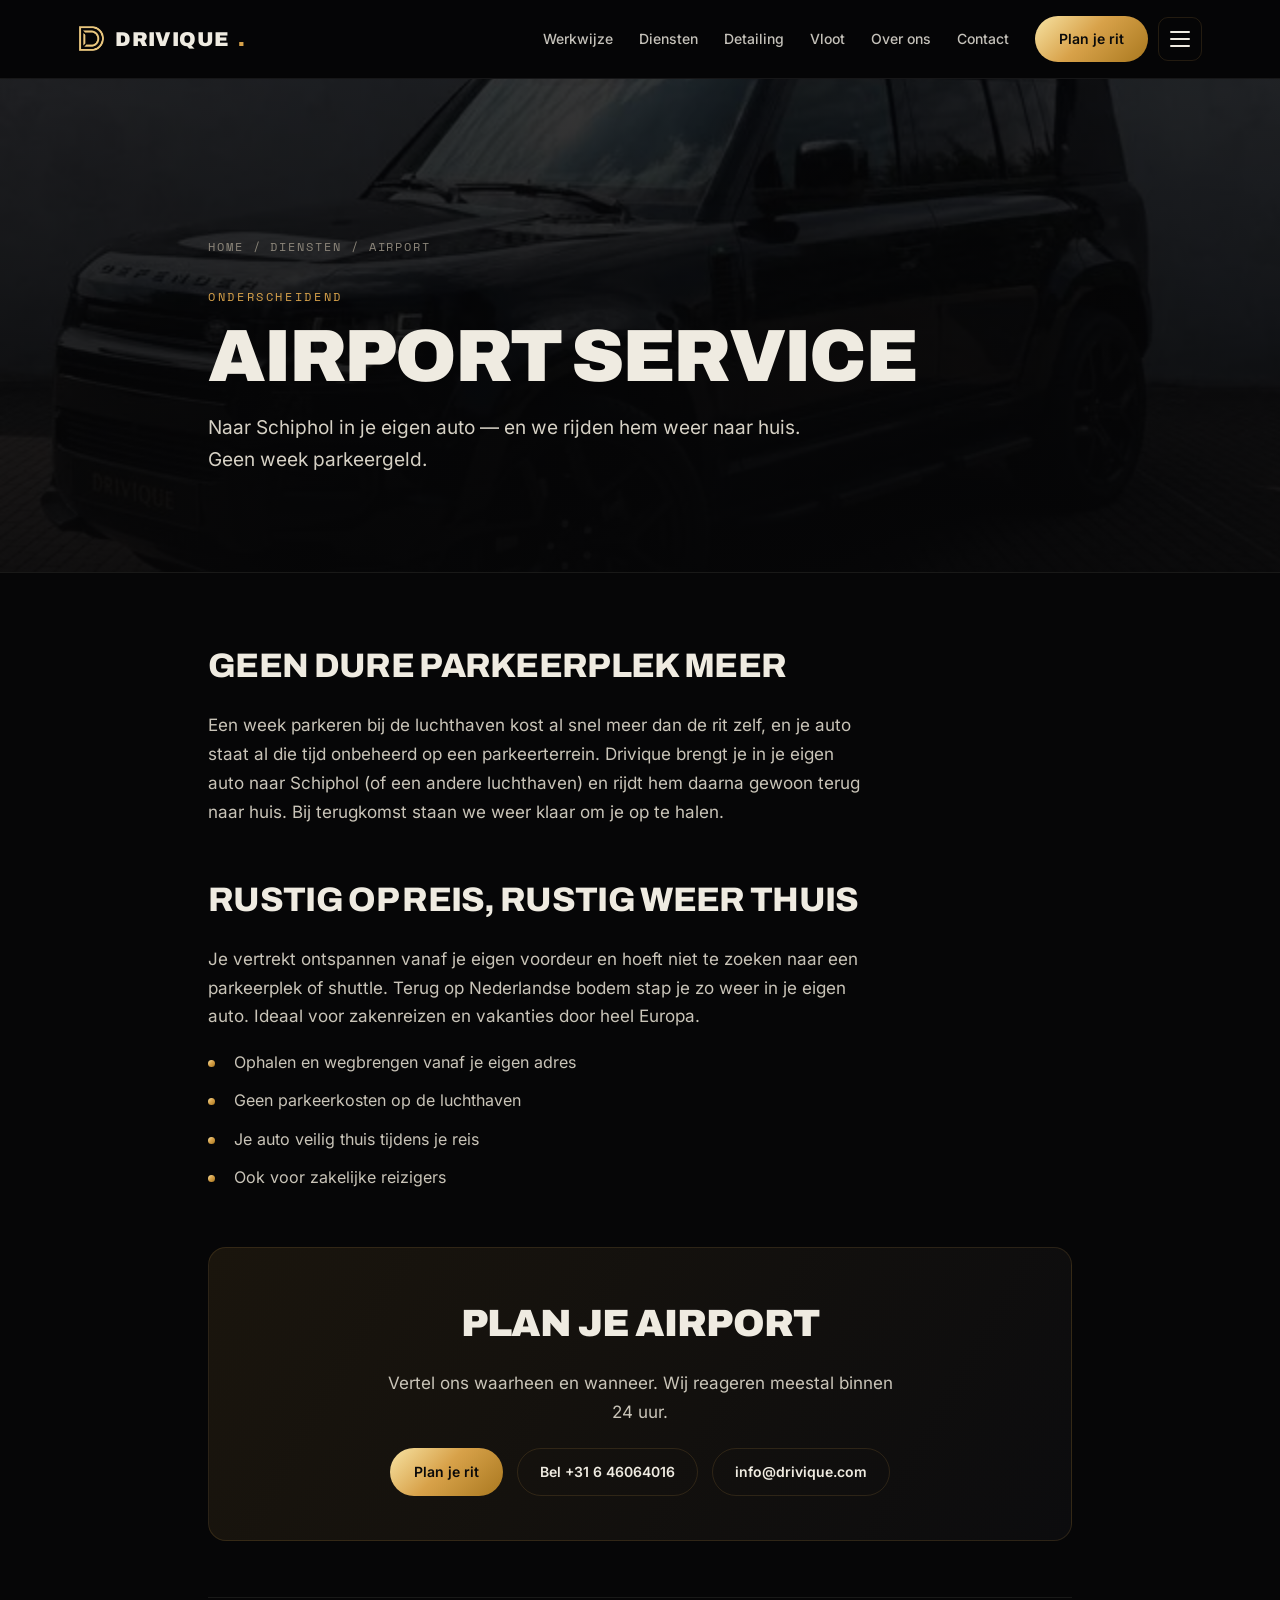
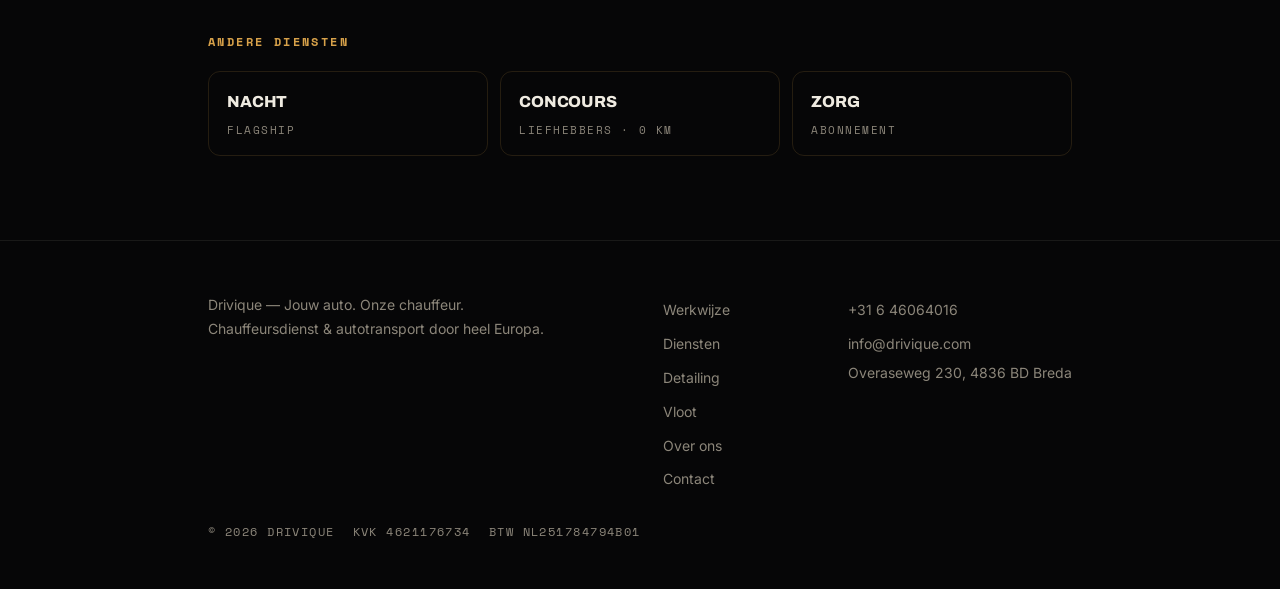
<file: diensten/airport.html>
<!DOCTYPE html>
<html lang="nl"><head><meta charset="UTF-8">
<meta name="viewport" content="width=device-width, initial-scale=1.0, viewport-fit=cover">
<meta name="color-scheme" content="dark"><meta name="theme-color" content="#060607">
<title>Airport chauffeur naar Schiphol | Drivique Breda</title>
<meta name="description" content="Drivique brengt je in je eigen auto naar Schiphol en rijdt hem weer thuis. Geen weken parkeergeld. Bij terugkomst staan we voor je klaar.">
<meta name="robots" content="index, follow">
<link rel="canonical" href="https://drivique.com/diensten/airport">
<link rel="icon" type="image/png" href="/images/logo.png"><link rel="apple-touch-icon" href="/apple-touch-icon.png">
<meta property="og:type" content="website"><meta property="og:site_name" content="Drivique">
<meta property="og:title" content="Airport chauffeur naar Schiphol | Drivique Breda"><meta property="og:description" content="Drivique brengt je in je eigen auto naar Schiphol en rijdt hem weer thuis. Geen weken parkeergeld. Bij terugkomst staan we voor je klaar.">
<meta property="og:url" content="https://drivique.com/diensten/airport"><meta property="og:image" content="https://drivique.com/og.jpg"><meta property="og:image:width" content="1200"><meta property="og:image:height" content="630"><meta property="og:locale" content="nl_NL">
<meta name="twitter:card" content="summary_large_image"><meta name="twitter:title" content="Airport chauffeur naar Schiphol | Drivique Breda">
<meta name="twitter:description" content="Drivique brengt je in je eigen auto naar Schiphol en rijdt hem weer thuis. Geen weken parkeergeld. Bij terugkomst staan we voor je klaar."><meta name="twitter:image" content="https://drivique.com/og.jpg">
<link rel="preload" href="/fonts/archivo-latin-900-normal.woff2" as="font" type="font/woff2" crossorigin><link rel="preload" href="/fonts/inter-latin-400-normal.woff2" as="font" type="font/woff2" crossorigin><link rel="stylesheet" href="/fonts/fonts.css">
<style>
:root{--black:#060607;--panel:#0C0C0E;--bone:#EFEBE1;--grey:#8C867A;--gold:#D8A24A;--gold-hi:#F7E3A3;--gold-deep:#A9781F;--line:rgba(216,162,74,.15);--hair:rgba(239,235,225,.08);--display:"Archivo",system-ui,sans-serif;--body:"Inter",system-ui,sans-serif;--mono:"Space Mono",ui-monospace,monospace;--grad:linear-gradient(135deg,#F7E3A3,#D8A24A 46%,#A9781F);--ease:cubic-bezier(.16,1,.3,1);color-scheme:dark}
*{box-sizing:border-box;margin:0;padding:0}
html{scroll-behavior:smooth;-webkit-text-size-adjust:100%;background:#060607}
body{background:var(--black);color:var(--bone);font-family:var(--body);line-height:1.7;-webkit-font-smoothing:antialiased;overflow-x:hidden;min-height:100vh;-webkit-tap-highlight-color:transparent}
.wrap{max-width:920px;margin:0 auto;padding:0 28px}
a{color:var(--gold-hi)}
.goldflat{color:#EAC77E}
nav{position:sticky;top:0;z-index:50;background:rgba(6,6,7,.8);-webkit-backdrop-filter:blur(16px);backdrop-filter:blur(16px);border-bottom:1px solid var(--hair)}
.nav-in{max-width:1180px;margin:0 auto;padding:15px 28px;display:flex;align-items:center;justify-content:space-between}
.logo{display:flex;align-items:center;gap:10px;font-family:var(--display);font-weight:900;font-size:20px;text-transform:uppercase;letter-spacing:.02em;color:var(--bone);text-decoration:none}
.logo img{height:1.35em}
.logo .d{color:var(--gold)}
.btn{display:inline-block;font-family:var(--body);font-weight:600;font-size:14px;color:#0A0A0A;background:var(--grad);border-radius:100px;padding:11px 24px;text-decoration:none;transition:transform .35s var(--ease),box-shadow .35s var(--ease)}
.btn:hover{transform:translateY(-2px);box-shadow:0 12px 34px rgba(216,162,74,.32)}
.hero{position:relative;overflow:hidden;border-bottom:1px solid var(--hair)}
.hero .ph{position:absolute;inset:0;background-size:cover;background-position:center;filter:grayscale(.2) brightness(.5)}
.hero::after{content:"";position:absolute;inset:0;background:linear-gradient(180deg,rgba(6,6,7,.6),rgba(6,6,7,.9))}
.hero .inner{position:relative;z-index:2;padding:96px 0 68px}
.crumb{font-family:var(--mono);font-size:11px;letter-spacing:.16em;text-transform:uppercase;color:var(--grey)}
.crumb a{color:var(--grey);text-decoration:none}.crumb a:hover{color:var(--gold)}
.kick{font-family:var(--mono);font-size:11px;letter-spacing:.22em;text-transform:uppercase;color:var(--gold);margin:22px 0 14px;display:block}
h1{font-family:var(--display);font-weight:900;font-size:clamp(38px,7vw,74px);line-height:.95;letter-spacing:-.03em;text-transform:uppercase}
.lead{margin-top:20px;color:#d6d1c5;font-size:clamp(16px,2vw,19px);max-width:52ch}
main{padding:64px 0}
main h2{font-family:var(--display);font-weight:800;font-size:clamp(24px,3.4vw,34px);letter-spacing:-.02em;text-transform:uppercase;margin:44px 0 16px}
main h2:first-child{margin-top:0}
main p{color:#c9c4b8;font-size:17px;margin-bottom:16px;max-width:60ch}
main ul{list-style:none;margin:18px 0;max-width:60ch}
main li{position:relative;padding-left:26px;margin-bottom:11px;color:#c9c4b8}
main li::before{content:"";position:absolute;left:0;top:11px;width:7px;height:7px;border-radius:50%;background:var(--grad)}
.cta-band{border:1px solid var(--line);border-radius:18px;padding:40px;margin-top:56px;background:linear-gradient(120deg,#1A150D,var(--panel));text-align:center}
.cta-band h3{font-family:var(--display);font-weight:900;font-size:clamp(24px,4vw,38px);text-transform:uppercase;letter-spacing:-.02em}
.cta-band p{margin:12px auto 22px;max-width:46ch}
.cta-row{display:flex;gap:14px;justify-content:center;flex-wrap:wrap}
.ghost{color:var(--bone);text-decoration:none;font-weight:600;font-size:14px;padding:11px 22px;border:1px solid var(--line);border-radius:100px}
.ghost:hover{border-color:var(--gold);color:var(--gold-hi)}
.related{margin-top:56px;border-top:1px solid var(--hair);padding-top:34px}
.related h4{font-family:var(--mono);font-size:11px;letter-spacing:.2em;text-transform:uppercase;color:var(--gold);margin-bottom:18px}
.related-grid{display:grid;grid-template-columns:repeat(3,1fr);gap:12px}
.related a{display:block;border:1px solid var(--line);border-radius:12px;padding:16px 18px;text-decoration:none;color:var(--bone);font-family:var(--display);font-weight:800;text-transform:uppercase;font-size:16px;letter-spacing:-.01em;transition:border-color .35s}
.related a:hover{border-color:var(--gold)}
.related a span{display:block;font-family:var(--mono);font-weight:400;font-size:10px;letter-spacing:.14em;color:var(--grey);text-transform:uppercase;margin-top:6px}
footer{border-top:1px solid var(--hair);padding:52px 0 46px;margin-top:20px}
footer .cols{display:flex;justify-content:space-between;flex-wrap:wrap;gap:24px;font-size:14px;color:var(--grey)}
footer a{color:var(--grey);text-decoration:none}footer a:hover{color:var(--bone)}
.foot-meta{margin-top:26px;font-family:var(--mono);font-size:11px;letter-spacing:.12em;text-transform:uppercase;color:var(--grey);display:flex;gap:18px;flex-wrap:wrap}
@media(max-width:720px){.related-grid{grid-template-columns:1fr}}

.burger{display:flex;flex-direction:column;justify-content:center;gap:5px;width:44px;height:44px;background:none;border:1px solid var(--line);border-radius:10px;cursor:pointer;padding:0 11px;transition:border-color .3s}
.burger:hover{border-color:var(--gold)}
.burger span{display:block;height:2px;width:100%;background:var(--bone);border-radius:2px;transition:transform .4s var(--ease),opacity .3s}
.burger.open span:nth-child(1){transform:translateY(7px) rotate(45deg)}
.burger.open span:nth-child(2){opacity:0}
.burger.open span:nth-child(3){transform:translateY(-7px) rotate(-45deg)}
.menu{position:fixed;inset:0;z-index:150;background:rgba(6,6,7,.98);-webkit-backdrop-filter:blur(10px);backdrop-filter:blur(10px);opacity:0;visibility:hidden;transition:opacity .45s var(--ease),visibility .45s;display:flex;flex-direction:column;justify-content:center;padding:96px 32px 40px}
.menu.open{opacity:1;visibility:visible}
.menu-inner{max-width:1000px;margin:0 auto;width:100%;display:grid;grid-template-columns:1fr 1fr;gap:40px}
.menu-col .menu-h{font-family:var(--mono);font-size:11px;letter-spacing:.24em;text-transform:uppercase;color:var(--gold);display:block;margin-bottom:18px;padding-bottom:12px;border-bottom:1px solid var(--hair)}
.menu-col a{display:block;font-family:var(--display);font-weight:800;font-size:clamp(22px,3.4vw,34px);letter-spacing:-.02em;text-transform:uppercase;color:var(--bone);text-decoration:none;padding:7px 0;transition:color .25s}
.menu-col a:hover{color:var(--gold)}
.menu-foot{max-width:1000px;margin:44px auto 0;width:100%;display:flex;align-items:center;gap:22px;flex-wrap:wrap;border-top:1px solid var(--hair);padding-top:26px}
.menu-foot a:not(.btn){font-family:var(--mono);font-size:12px;letter-spacing:.1em;color:var(--grey);text-decoration:none}
.menu-foot a:not(.btn):hover{color:var(--gold-hi)}
.menu-foot .btn{margin-left:auto}
@media(max-width:640px){.menu-inner{grid-template-columns:1fr;gap:30px}.menu-foot .btn{margin-left:0;width:100%;text-align:center}}

/* ================= v4 ================= */
:root{--gutter:28px}
@media(max-width:600px){:root{--gutter:20px}}
.wrap{padding-left:max(var(--gutter),env(safe-area-inset-left))!important;padding-right:max(var(--gutter),env(safe-area-inset-right))!important}
.nav-in{padding-left:max(var(--gutter),env(safe-area-inset-left));padding-right:max(var(--gutter),env(safe-area-inset-right))}
h1,h2,h3{text-wrap:balance} p,li{text-wrap:pretty}
.btn{white-space:nowrap}
.burger{margin-left:10px}
.logo img{width:auto}
.logo{min-height:44px}
.hero .inner{padding-top:clamp(84px,13vw,150px);padding-bottom:clamp(56px,8vw,96px)}
h1{font-size:clamp(28px,8vw,74px);overflow-wrap:break-word;-webkit-hyphens:auto;hyphens:auto}
.crumb,.kick,.related h4,.foot-meta{font-size:12px}
.related a span{font-size:11px}
.crumb a{display:inline-block;padding:8px 0}
footer a{display:inline-block;padding:5px 0}
.cta-band{padding:clamp(26px,5vw,44px)}
.cta-row a{min-height:44px;display:inline-flex;align-items:center}
@media(max-width:600px){
 .logo{font-size:17px;gap:8px}
 .nav-in .btn{padding:11px 16px;font-size:13px}
 main{padding:48px 0}
 main p{font-size:16.5px}
 .cta-row{flex-direction:column;align-items:stretch}
 .cta-row a{justify-content:center}
}
@media(max-width:359px){.nav-in .btn{display:none}}
@media(min-width:1700px){
 .wrap{max-width:1040px}
 .logo{font-size:23px}
 h1{font-size:88px}.lead{font-size:21px}
 main h2{font-size:40px} main p,main li{font-size:19px}
 .crumb,.kick,.related h4,.foot-meta{font-size:13px}
}
@media(prefers-reduced-motion:reduce){html{scroll-behavior:auto}}

.mbar{position:fixed;left:0;right:0;bottom:0;z-index:100;display:none;gap:10px;
 padding:10px max(var(--gutter),env(safe-area-inset-left)) calc(10px + env(safe-area-inset-bottom)) max(var(--gutter),env(safe-area-inset-right));
 background:rgba(6,6,7,.88);-webkit-backdrop-filter:blur(14px);backdrop-filter:blur(14px);border-top:1px solid var(--hair);
 transform:translateY(110%);transition:transform .45s var(--ease)}
.mbar.show{transform:none}
.mbar a{flex:1;display:flex;align-items:center;justify-content:center;min-height:48px;border-radius:100px;font-family:var(--body);font-weight:600;font-size:15px;text-decoration:none;white-space:nowrap}
.mbar .mbar-call{border:1px solid var(--line);color:var(--bone)}
.mbar .btn{padding:0}
@media(max-width:900px){.mbar{display:flex}body{padding-bottom:calc(68px + env(safe-area-inset-bottom))}}
@media print{.mbar{display:none}}

nav{z-index:120}
.menu{z-index:115;overflow-y:auto;-webkit-overflow-scrolling:touch;overscroll-behavior:contain;justify-content:flex-start;
 padding:max(104px,calc(env(safe-area-inset-top) + 92px)) max(var(--gutter),env(safe-area-inset-right)) calc(40px + env(safe-area-inset-bottom)) max(var(--gutter),env(safe-area-inset-left))}
@media(min-height:860px) and (min-width:641px){.menu{justify-content:center}}
@media(max-width:640px){.menu-col a{font-size:22px;padding:10px 0}.menu-inner{gap:26px}}
.burger{flex-shrink:0;width:44px;height:44px}
a:focus-visible,button:focus-visible,[role=button]:focus-visible{outline:2px solid var(--gold);outline-offset:3px}

.snav{display:none}
@media(min-width:1100px){.snav{display:flex;align-items:center;gap:26px;margin-right:26px}
 .snav a{color:var(--bone);text-decoration:none;font-size:14px;font-weight:500;opacity:.82;padding:12px 0;transition:opacity .3s,color .3s}
 .snav a:hover{opacity:1;color:var(--gold-hi)}}
.foot-nav a{display:inline-flex;align-items:center;min-height:32px}
</style>
<script type="application/ld+json">
{"@context":"https://schema.org","@type":"Service","name":"Airport - Drivique","serviceType":"Airport service",
"provider":{"@type":"AutomotiveBusiness","name":"Drivique","telephone":"+31646064016","email":"info@drivique.com","url":"https://drivique.com/",
"address":{"@type":"PostalAddress","streetAddress":"Overaseweg 230","postalCode":"4836 BD","addressLocality":"Breda","addressCountry":"NL"}},
"areaServed":{"@type":"Place","name":"Europa"},"url":"https://drivique.com/diensten/airport"}
</script>
<script type="application/ld+json">
{"@context":"https://schema.org","@type":"BreadcrumbList","itemListElement":[
{"@type":"ListItem","position":1,"name":"Home","item":"https://drivique.com/"},
{"@type":"ListItem","position":2,"name":"Diensten","item":"https://drivique.com/#diensten"},
{"@type":"ListItem","position":3,"name":"Airport","item":"https://drivique.com/diensten/airport"}]}
</script>
</head><body>
<nav><div class="nav-in"><a class="logo" href="../"><img src="../images/logo.png" alt="" width="398" height="396">Drivique<span class="d">.</span></a><span style="display:flex;align-items:center"><span class="snav"><a href="../werkwijze">Werkwijze</a><a href="../diensten">Diensten</a><a href="../detailing">Detailing</a><a href="../vloot">Vloot</a><a href="../over-ons">Over ons</a><a href="../contact">Contact</a></span><a class="btn" href="../contact#boeken-airport">Plan je rit</a><button class="burger" id="burger" aria-label="Menu" aria-expanded="false"><span></span><span></span><span></span></button></span></div></nav>
<div class="menu" id="menu" aria-hidden="true">
  <div class="menu-inner">
    <div class="menu-col">
      <span class="menu-h">Pagina's</span>
      <a href=".././">Home</a>
      <a href="../werkwijze">Zo werkt het</a>
      <a href="../diensten">Diensten</a>
      <a href="../detailing">Wassen &amp; detailing</a>
      <a href="../vloot">Onze vloot</a>
      <a href="../over-ons">Over Drivique</a>
      <a href="../contact">Contact</a>
    </div>
    <div class="menu-col">
      <span class="menu-h">Diensten</span>
      <a href="../diensten/nacht">Nacht</a>
      <a href="../diensten/airport" aria-current="page">Airport</a>
      <a href="../diensten/concours">Concours</a>
      <a href="../diensten/zorg">Zorg</a>
      <a href="../diensten/relocate">Relocate</a>
      <a href="../diensten/business">Business</a>
      <a href="../detailing">Detailing</a>
    </div>
  </div>
  <div class="menu-foot">
    <a href="tel:+31646064016">+31 6 46064016</a>
    <a href="mailto:info@drivique.com">info@drivique.com</a>
    <a class="btn" href="../contact#boeken-airport">Plan je rit</a>
  </div>
</div>
<header class="hero"><div class="ph" style="background-image:url('../images/land-rover-defender.webp')"></div><div class="wrap inner">
<div class="crumb"><a href="../">Home</a> / <a href="../diensten">Diensten</a> / Airport</div>
<span class="kick">Onderscheidend</span>
<h1>Airport service</h1>
<p class="lead">Naar Schiphol in je eigen auto — en we rijden hem weer naar huis. Geen week parkeergeld.</p>
</div></header>
<main><div class="wrap">
<h2>Geen dure parkeerplek meer</h2><p>Een week parkeren bij de luchthaven kost al snel meer dan de rit zelf, en je auto staat al die tijd onbeheerd op een parkeerterrein. Drivique brengt je in je eigen auto naar Schiphol (of een andere luchthaven) en rijdt hem daarna gewoon terug naar huis. Bij terugkomst staan we weer klaar om je op te halen.</p><h2>Rustig op reis, rustig weer thuis</h2><p>Je vertrekt ontspannen vanaf je eigen voordeur en hoeft niet te zoeken naar een parkeerplek of shuttle. Terug op Nederlandse bodem stap je zo weer in je eigen auto. Ideaal voor zakenreizen en vakanties door heel Europa.</p>
<ul><li>Ophalen en wegbrengen vanaf je eigen adres</li><li>Geen parkeerkosten op de luchthaven</li><li>Je auto veilig thuis tijdens je reis</li><li>Ook voor zakelijke reizigers</li></ul>
<div class="cta-band"><h3>Plan je airport</h3><p>Vertel ons waarheen en wanneer. Wij reageren meestal binnen 24 uur.</p>
<div class="cta-row"><a class="btn" href="../contact#boeken-airport">Plan je rit</a><a class="ghost" href="tel:+31646064016">Bel +31 6 46064016</a><a class="ghost" href="mailto:info@drivique.com">info@drivique.com</a></div></div>
<div class="related"><h4>Andere diensten</h4><div class="related-grid"><a href="nacht">Nacht<span>Flagship</span></a><a href="concours">Concours<span>Liefhebbers · 0 km</span></a><a href="zorg">Zorg<span>Abonnement</span></a></div></div>
</div></main>
<footer><div class="wrap"><div class="cols">
<div>Drivique &mdash; Jouw auto. Onze chauffeur.<br>Chauffeursdienst &amp; autotransport door heel Europa.</div>
<div class="foot-nav"><a href="../werkwijze">Werkwijze</a><br><a href="../diensten">Diensten</a><br><a href="../detailing">Detailing</a><br><a href="../vloot">Vloot</a><br><a href="../over-ons">Over ons</a><br><a href="../contact">Contact</a></div>
<div><a href="tel:+31646064016">+31 6 46064016</a><br><a href="mailto:info@drivique.com">info@drivique.com</a><br>Overaseweg 230, 4836 BD Breda</div>
</div><div class="foot-meta"><span>&copy; 2026 Drivique</span><span>KvK 4621176734</span><span>BTW NL251784794B01</span></div></div></footer>
<div class="mbar" id="mbar" aria-label="Snel contact"><a class="mbar-call" href="tel:+31646064016">Bel direct</a><a class="btn" href="../contact#boeken-airport">Plan je rit</a></div>
<script>(function(){var b=document.getElementById('burger'),m=document.getElementById('menu');if(!b||!m)return;function c(){b.classList.remove('open');m.classList.remove('open');b.setAttribute('aria-expanded','false');m.setAttribute('aria-hidden','true');document.body.style.overflow='';}function t(){var o=m.classList.toggle('open');b.classList.toggle('open',o);b.setAttribute('aria-expanded',o);m.setAttribute('aria-hidden',!o);document.body.style.overflow=o?'hidden':'';}b.addEventListener('click',t);m.querySelectorAll('a').forEach(function(a){a.addEventListener('click',c);});document.addEventListener('keydown',function(e){if(e.key==='Escape')c();});})();</script>
<script>(function(){var mb=document.getElementById('mbar');if(!mb)return;var raf=0;function u(){raf=0;mb.classList.toggle('show',(window.pageYOffset||0)>window.innerHeight*0.4);}window.addEventListener('scroll',function(){if(!raf)raf=requestAnimationFrame(u);},{passive:true});u();})();</script></body></html>
</file>
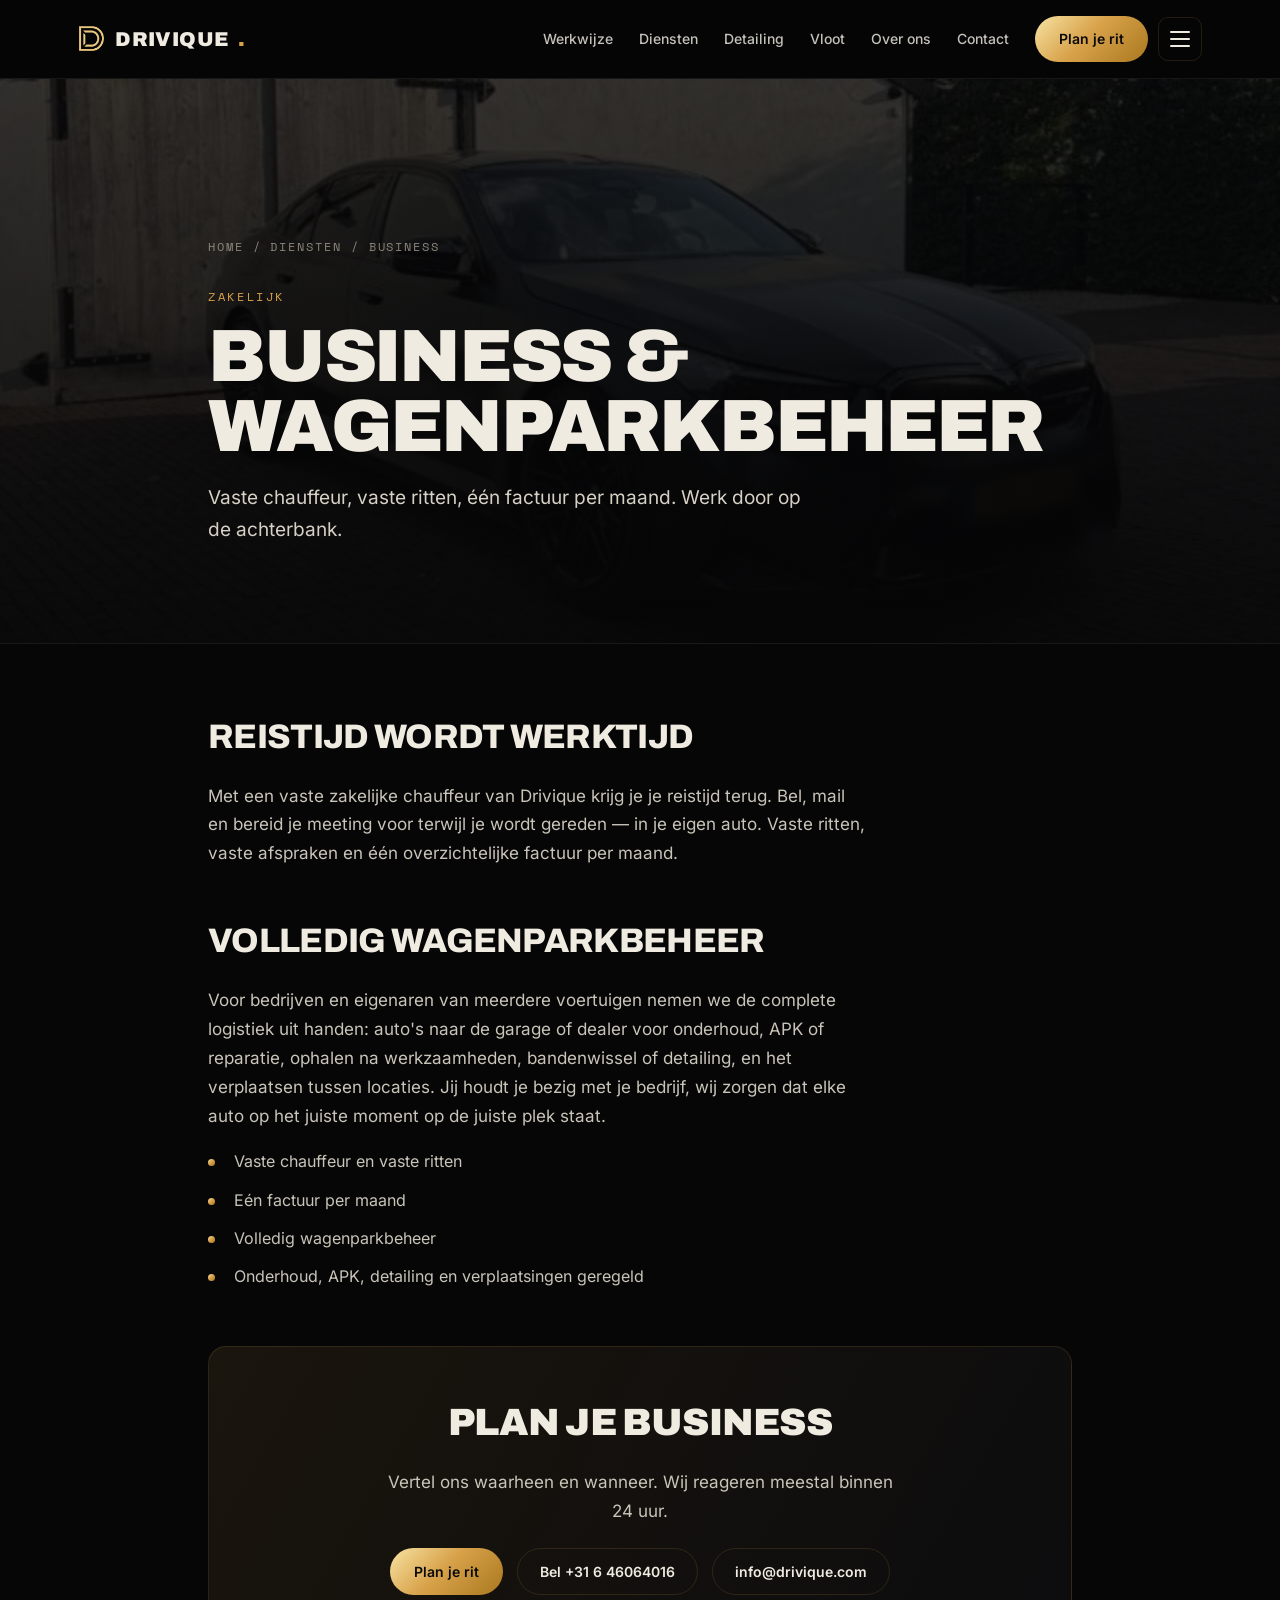
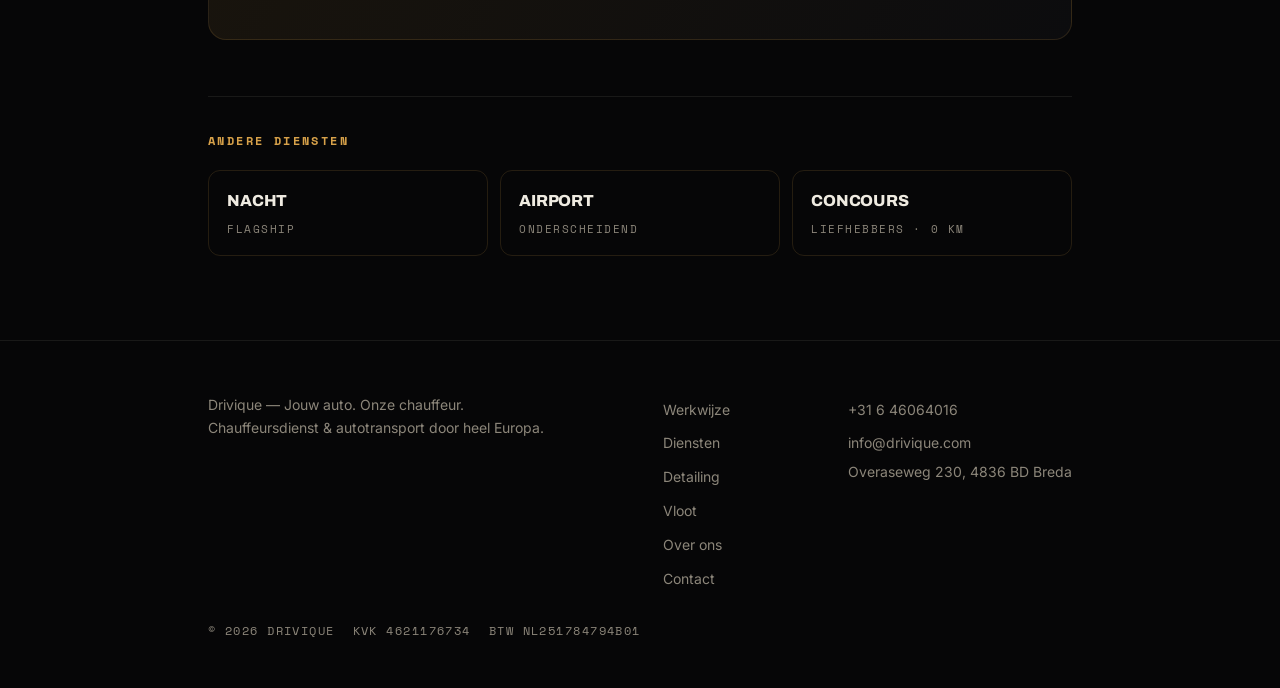
<file: diensten/business.html>
<!DOCTYPE html>
<html lang="nl"><head><meta charset="UTF-8">
<meta name="viewport" content="width=device-width, initial-scale=1.0, viewport-fit=cover">
<meta name="color-scheme" content="dark"><meta name="theme-color" content="#060607">
<title>Zakelijke chauffeur & wagenparkbeheer | Drivique</title>
<meta name="description" content="Vaste zakelijke chauffeur en wagenparkbeheer van Drivique. Vaste ritten, één factuur per maand. Werk door op de achterbank en krijg je reistijd terug.">
<meta name="robots" content="index, follow">
<link rel="canonical" href="https://drivique.com/diensten/business">
<link rel="icon" type="image/png" href="/images/logo.png"><link rel="apple-touch-icon" href="/apple-touch-icon.png">
<meta property="og:type" content="website"><meta property="og:site_name" content="Drivique">
<meta property="og:title" content="Zakelijke chauffeur & wagenparkbeheer | Drivique"><meta property="og:description" content="Vaste zakelijke chauffeur en wagenparkbeheer van Drivique. Vaste ritten, één factuur per maand. Werk door op de achterbank en krijg je reistijd terug.">
<meta property="og:url" content="https://drivique.com/diensten/business"><meta property="og:image" content="https://drivique.com/og.jpg"><meta property="og:image:width" content="1200"><meta property="og:image:height" content="630"><meta property="og:locale" content="nl_NL">
<meta name="twitter:card" content="summary_large_image"><meta name="twitter:title" content="Zakelijke chauffeur & wagenparkbeheer | Drivique">
<meta name="twitter:description" content="Vaste zakelijke chauffeur en wagenparkbeheer van Drivique. Vaste ritten, één factuur per maand. Werk door op de achterbank en krijg je reistijd terug."><meta name="twitter:image" content="https://drivique.com/og.jpg">
<link rel="preload" href="/fonts/archivo-latin-900-normal.woff2" as="font" type="font/woff2" crossorigin><link rel="preload" href="/fonts/inter-latin-400-normal.woff2" as="font" type="font/woff2" crossorigin><link rel="stylesheet" href="/fonts/fonts.css">
<style>
:root{--black:#060607;--panel:#0C0C0E;--bone:#EFEBE1;--grey:#8C867A;--gold:#D8A24A;--gold-hi:#F7E3A3;--gold-deep:#A9781F;--line:rgba(216,162,74,.15);--hair:rgba(239,235,225,.08);--display:"Archivo",system-ui,sans-serif;--body:"Inter",system-ui,sans-serif;--mono:"Space Mono",ui-monospace,monospace;--grad:linear-gradient(135deg,#F7E3A3,#D8A24A 46%,#A9781F);--ease:cubic-bezier(.16,1,.3,1);color-scheme:dark}
*{box-sizing:border-box;margin:0;padding:0}
html{scroll-behavior:smooth;-webkit-text-size-adjust:100%;background:#060607}
body{background:var(--black);color:var(--bone);font-family:var(--body);line-height:1.7;-webkit-font-smoothing:antialiased;overflow-x:hidden;min-height:100vh;-webkit-tap-highlight-color:transparent}
.wrap{max-width:920px;margin:0 auto;padding:0 28px}
a{color:var(--gold-hi)}
.goldflat{color:#EAC77E}
nav{position:sticky;top:0;z-index:50;background:rgba(6,6,7,.8);-webkit-backdrop-filter:blur(16px);backdrop-filter:blur(16px);border-bottom:1px solid var(--hair)}
.nav-in{max-width:1180px;margin:0 auto;padding:15px 28px;display:flex;align-items:center;justify-content:space-between}
.logo{display:flex;align-items:center;gap:10px;font-family:var(--display);font-weight:900;font-size:20px;text-transform:uppercase;letter-spacing:.02em;color:var(--bone);text-decoration:none}
.logo img{height:1.35em}
.logo .d{color:var(--gold)}
.btn{display:inline-block;font-family:var(--body);font-weight:600;font-size:14px;color:#0A0A0A;background:var(--grad);border-radius:100px;padding:11px 24px;text-decoration:none;transition:transform .35s var(--ease),box-shadow .35s var(--ease)}
.btn:hover{transform:translateY(-2px);box-shadow:0 12px 34px rgba(216,162,74,.32)}
.hero{position:relative;overflow:hidden;border-bottom:1px solid var(--hair)}
.hero .ph{position:absolute;inset:0;background-size:cover;background-position:center;filter:grayscale(.2) brightness(.5)}
.hero::after{content:"";position:absolute;inset:0;background:linear-gradient(180deg,rgba(6,6,7,.6),rgba(6,6,7,.9))}
.hero .inner{position:relative;z-index:2;padding:96px 0 68px}
.crumb{font-family:var(--mono);font-size:11px;letter-spacing:.16em;text-transform:uppercase;color:var(--grey)}
.crumb a{color:var(--grey);text-decoration:none}.crumb a:hover{color:var(--gold)}
.kick{font-family:var(--mono);font-size:11px;letter-spacing:.22em;text-transform:uppercase;color:var(--gold);margin:22px 0 14px;display:block}
h1{font-family:var(--display);font-weight:900;font-size:clamp(38px,7vw,74px);line-height:.95;letter-spacing:-.03em;text-transform:uppercase}
.lead{margin-top:20px;color:#d6d1c5;font-size:clamp(16px,2vw,19px);max-width:52ch}
main{padding:64px 0}
main h2{font-family:var(--display);font-weight:800;font-size:clamp(24px,3.4vw,34px);letter-spacing:-.02em;text-transform:uppercase;margin:44px 0 16px}
main h2:first-child{margin-top:0}
main p{color:#c9c4b8;font-size:17px;margin-bottom:16px;max-width:60ch}
main ul{list-style:none;margin:18px 0;max-width:60ch}
main li{position:relative;padding-left:26px;margin-bottom:11px;color:#c9c4b8}
main li::before{content:"";position:absolute;left:0;top:11px;width:7px;height:7px;border-radius:50%;background:var(--grad)}
.cta-band{border:1px solid var(--line);border-radius:18px;padding:40px;margin-top:56px;background:linear-gradient(120deg,#1A150D,var(--panel));text-align:center}
.cta-band h3{font-family:var(--display);font-weight:900;font-size:clamp(24px,4vw,38px);text-transform:uppercase;letter-spacing:-.02em}
.cta-band p{margin:12px auto 22px;max-width:46ch}
.cta-row{display:flex;gap:14px;justify-content:center;flex-wrap:wrap}
.ghost{color:var(--bone);text-decoration:none;font-weight:600;font-size:14px;padding:11px 22px;border:1px solid var(--line);border-radius:100px}
.ghost:hover{border-color:var(--gold);color:var(--gold-hi)}
.related{margin-top:56px;border-top:1px solid var(--hair);padding-top:34px}
.related h4{font-family:var(--mono);font-size:11px;letter-spacing:.2em;text-transform:uppercase;color:var(--gold);margin-bottom:18px}
.related-grid{display:grid;grid-template-columns:repeat(3,1fr);gap:12px}
.related a{display:block;border:1px solid var(--line);border-radius:12px;padding:16px 18px;text-decoration:none;color:var(--bone);font-family:var(--display);font-weight:800;text-transform:uppercase;font-size:16px;letter-spacing:-.01em;transition:border-color .35s}
.related a:hover{border-color:var(--gold)}
.related a span{display:block;font-family:var(--mono);font-weight:400;font-size:10px;letter-spacing:.14em;color:var(--grey);text-transform:uppercase;margin-top:6px}
footer{border-top:1px solid var(--hair);padding:52px 0 46px;margin-top:20px}
footer .cols{display:flex;justify-content:space-between;flex-wrap:wrap;gap:24px;font-size:14px;color:var(--grey)}
footer a{color:var(--grey);text-decoration:none}footer a:hover{color:var(--bone)}
.foot-meta{margin-top:26px;font-family:var(--mono);font-size:11px;letter-spacing:.12em;text-transform:uppercase;color:var(--grey);display:flex;gap:18px;flex-wrap:wrap}
@media(max-width:720px){.related-grid{grid-template-columns:1fr}}

.burger{display:flex;flex-direction:column;justify-content:center;gap:5px;width:44px;height:44px;background:none;border:1px solid var(--line);border-radius:10px;cursor:pointer;padding:0 11px;transition:border-color .3s}
.burger:hover{border-color:var(--gold)}
.burger span{display:block;height:2px;width:100%;background:var(--bone);border-radius:2px;transition:transform .4s var(--ease),opacity .3s}
.burger.open span:nth-child(1){transform:translateY(7px) rotate(45deg)}
.burger.open span:nth-child(2){opacity:0}
.burger.open span:nth-child(3){transform:translateY(-7px) rotate(-45deg)}
.menu{position:fixed;inset:0;z-index:150;background:rgba(6,6,7,.98);-webkit-backdrop-filter:blur(10px);backdrop-filter:blur(10px);opacity:0;visibility:hidden;transition:opacity .45s var(--ease),visibility .45s;display:flex;flex-direction:column;justify-content:center;padding:96px 32px 40px}
.menu.open{opacity:1;visibility:visible}
.menu-inner{max-width:1000px;margin:0 auto;width:100%;display:grid;grid-template-columns:1fr 1fr;gap:40px}
.menu-col .menu-h{font-family:var(--mono);font-size:11px;letter-spacing:.24em;text-transform:uppercase;color:var(--gold);display:block;margin-bottom:18px;padding-bottom:12px;border-bottom:1px solid var(--hair)}
.menu-col a{display:block;font-family:var(--display);font-weight:800;font-size:clamp(22px,3.4vw,34px);letter-spacing:-.02em;text-transform:uppercase;color:var(--bone);text-decoration:none;padding:7px 0;transition:color .25s}
.menu-col a:hover{color:var(--gold)}
.menu-foot{max-width:1000px;margin:44px auto 0;width:100%;display:flex;align-items:center;gap:22px;flex-wrap:wrap;border-top:1px solid var(--hair);padding-top:26px}
.menu-foot a:not(.btn){font-family:var(--mono);font-size:12px;letter-spacing:.1em;color:var(--grey);text-decoration:none}
.menu-foot a:not(.btn):hover{color:var(--gold-hi)}
.menu-foot .btn{margin-left:auto}
@media(max-width:640px){.menu-inner{grid-template-columns:1fr;gap:30px}.menu-foot .btn{margin-left:0;width:100%;text-align:center}}

/* ================= v4 ================= */
:root{--gutter:28px}
@media(max-width:600px){:root{--gutter:20px}}
.wrap{padding-left:max(var(--gutter),env(safe-area-inset-left))!important;padding-right:max(var(--gutter),env(safe-area-inset-right))!important}
.nav-in{padding-left:max(var(--gutter),env(safe-area-inset-left));padding-right:max(var(--gutter),env(safe-area-inset-right))}
h1,h2,h3{text-wrap:balance} p,li{text-wrap:pretty}
.btn{white-space:nowrap}
.burger{margin-left:10px}
.logo img{width:auto}
.logo{min-height:44px}
.hero .inner{padding-top:clamp(84px,13vw,150px);padding-bottom:clamp(56px,8vw,96px)}
h1{font-size:clamp(28px,8vw,74px);overflow-wrap:break-word;-webkit-hyphens:auto;hyphens:auto}
.crumb,.kick,.related h4,.foot-meta{font-size:12px}
.related a span{font-size:11px}
.crumb a{display:inline-block;padding:8px 0}
footer a{display:inline-block;padding:5px 0}
.cta-band{padding:clamp(26px,5vw,44px)}
.cta-row a{min-height:44px;display:inline-flex;align-items:center}
@media(max-width:600px){
 .logo{font-size:17px;gap:8px}
 .nav-in .btn{padding:11px 16px;font-size:13px}
 main{padding:48px 0}
 main p{font-size:16.5px}
 .cta-row{flex-direction:column;align-items:stretch}
 .cta-row a{justify-content:center}
}
@media(max-width:359px){.nav-in .btn{display:none}}
@media(min-width:1700px){
 .wrap{max-width:1040px}
 .logo{font-size:23px}
 h1{font-size:88px}.lead{font-size:21px}
 main h2{font-size:40px} main p,main li{font-size:19px}
 .crumb,.kick,.related h4,.foot-meta{font-size:13px}
}
@media(prefers-reduced-motion:reduce){html{scroll-behavior:auto}}

.mbar{position:fixed;left:0;right:0;bottom:0;z-index:100;display:none;gap:10px;
 padding:10px max(var(--gutter),env(safe-area-inset-left)) calc(10px + env(safe-area-inset-bottom)) max(var(--gutter),env(safe-area-inset-right));
 background:rgba(6,6,7,.88);-webkit-backdrop-filter:blur(14px);backdrop-filter:blur(14px);border-top:1px solid var(--hair);
 transform:translateY(110%);transition:transform .45s var(--ease)}
.mbar.show{transform:none}
.mbar a{flex:1;display:flex;align-items:center;justify-content:center;min-height:48px;border-radius:100px;font-family:var(--body);font-weight:600;font-size:15px;text-decoration:none;white-space:nowrap}
.mbar .mbar-call{border:1px solid var(--line);color:var(--bone)}
.mbar .btn{padding:0}
@media(max-width:900px){.mbar{display:flex}body{padding-bottom:calc(68px + env(safe-area-inset-bottom))}}
@media print{.mbar{display:none}}

nav{z-index:120}
.menu{z-index:115;overflow-y:auto;-webkit-overflow-scrolling:touch;overscroll-behavior:contain;justify-content:flex-start;
 padding:max(104px,calc(env(safe-area-inset-top) + 92px)) max(var(--gutter),env(safe-area-inset-right)) calc(40px + env(safe-area-inset-bottom)) max(var(--gutter),env(safe-area-inset-left))}
@media(min-height:860px) and (min-width:641px){.menu{justify-content:center}}
@media(max-width:640px){.menu-col a{font-size:22px;padding:10px 0}.menu-inner{gap:26px}}
.burger{flex-shrink:0;width:44px;height:44px}
a:focus-visible,button:focus-visible,[role=button]:focus-visible{outline:2px solid var(--gold);outline-offset:3px}

.snav{display:none}
@media(min-width:1100px){.snav{display:flex;align-items:center;gap:26px;margin-right:26px}
 .snav a{color:var(--bone);text-decoration:none;font-size:14px;font-weight:500;opacity:.82;padding:12px 0;transition:opacity .3s,color .3s}
 .snav a:hover{opacity:1;color:var(--gold-hi)}}
.foot-nav a{display:inline-flex;align-items:center;min-height:32px}
</style>
<script type="application/ld+json">
{"@context":"https://schema.org","@type":"Service","name":"Business - Drivique","serviceType":"Business & wagenparkbeheer",
"provider":{"@type":"AutomotiveBusiness","name":"Drivique","telephone":"+31646064016","email":"info@drivique.com","url":"https://drivique.com/",
"address":{"@type":"PostalAddress","streetAddress":"Overaseweg 230","postalCode":"4836 BD","addressLocality":"Breda","addressCountry":"NL"}},
"areaServed":{"@type":"Place","name":"Europa"},"url":"https://drivique.com/diensten/business"}
</script>
<script type="application/ld+json">
{"@context":"https://schema.org","@type":"BreadcrumbList","itemListElement":[
{"@type":"ListItem","position":1,"name":"Home","item":"https://drivique.com/"},
{"@type":"ListItem","position":2,"name":"Diensten","item":"https://drivique.com/#diensten"},
{"@type":"ListItem","position":3,"name":"Business","item":"https://drivique.com/diensten/business"}]}
</script>
</head><body>
<nav><div class="nav-in"><a class="logo" href="../"><img src="../images/logo.png" alt="" width="398" height="396">Drivique<span class="d">.</span></a><span style="display:flex;align-items:center"><span class="snav"><a href="../werkwijze">Werkwijze</a><a href="../diensten">Diensten</a><a href="../detailing">Detailing</a><a href="../vloot">Vloot</a><a href="../over-ons">Over ons</a><a href="../contact">Contact</a></span><a class="btn" href="../contact#boeken-business">Plan je rit</a><button class="burger" id="burger" aria-label="Menu" aria-expanded="false"><span></span><span></span><span></span></button></span></div></nav>
<div class="menu" id="menu" aria-hidden="true">
  <div class="menu-inner">
    <div class="menu-col">
      <span class="menu-h">Pagina's</span>
      <a href=".././">Home</a>
      <a href="../werkwijze">Zo werkt het</a>
      <a href="../diensten">Diensten</a>
      <a href="../detailing">Wassen &amp; detailing</a>
      <a href="../vloot">Onze vloot</a>
      <a href="../over-ons">Over Drivique</a>
      <a href="../contact">Contact</a>
    </div>
    <div class="menu-col">
      <span class="menu-h">Diensten</span>
      <a href="../diensten/nacht">Nacht</a>
      <a href="../diensten/airport">Airport</a>
      <a href="../diensten/concours">Concours</a>
      <a href="../diensten/zorg">Zorg</a>
      <a href="../diensten/relocate">Relocate</a>
      <a href="../diensten/business" aria-current="page">Business</a>
      <a href="../detailing">Detailing</a>
    </div>
  </div>
  <div class="menu-foot">
    <a href="tel:+31646064016">+31 6 46064016</a>
    <a href="mailto:info@drivique.com">info@drivique.com</a>
    <a class="btn" href="../contact#boeken-business">Plan je rit</a>
  </div>
</div>
<header class="hero"><div class="ph" style="background-image:url('../images/bmw-m5.webp')"></div><div class="wrap inner">
<div class="crumb"><a href="../">Home</a> / <a href="../diensten">Diensten</a> / Business</div>
<span class="kick">Zakelijk</span>
<h1>Business &amp; wagenparkbeheer</h1>
<p class="lead">Vaste chauffeur, vaste ritten, één factuur per maand. Werk door op de achterbank.</p>
</div></header>
<main><div class="wrap">
<h2>Reistijd wordt werktijd</h2><p>Met een vaste zakelijke chauffeur van Drivique krijg je je reistijd terug. Bel, mail en bereid je meeting voor terwijl je wordt gereden — in je eigen auto. Vaste ritten, vaste afspraken en één overzichtelijke factuur per maand.</p><h2>Volledig wagenparkbeheer</h2><p>Voor bedrijven en eigenaren van meerdere voertuigen nemen we de complete logistiek uit handen: auto's naar de garage of dealer voor onderhoud, APK of reparatie, ophalen na werkzaamheden, bandenwissel of detailing, en het verplaatsen tussen locaties. Jij houdt je bezig met je bedrijf, wij zorgen dat elke auto op het juiste moment op de juiste plek staat.</p>
<ul><li>Vaste chauffeur en vaste ritten</li><li>Eén factuur per maand</li><li>Volledig wagenparkbeheer</li><li>Onderhoud, APK, detailing en verplaatsingen geregeld</li></ul>
<div class="cta-band"><h3>Plan je business</h3><p>Vertel ons waarheen en wanneer. Wij reageren meestal binnen 24 uur.</p>
<div class="cta-row"><a class="btn" href="../contact#boeken-business">Plan je rit</a><a class="ghost" href="tel:+31646064016">Bel +31 6 46064016</a><a class="ghost" href="mailto:info@drivique.com">info@drivique.com</a></div></div>
<div class="related"><h4>Andere diensten</h4><div class="related-grid"><a href="nacht">Nacht<span>Flagship</span></a><a href="airport">Airport<span>Onderscheidend</span></a><a href="concours">Concours<span>Liefhebbers · 0 km</span></a></div></div>
</div></main>
<footer><div class="wrap"><div class="cols">
<div>Drivique &mdash; Jouw auto. Onze chauffeur.<br>Chauffeursdienst &amp; autotransport door heel Europa.</div>
<div class="foot-nav"><a href="../werkwijze">Werkwijze</a><br><a href="../diensten">Diensten</a><br><a href="../detailing">Detailing</a><br><a href="../vloot">Vloot</a><br><a href="../over-ons">Over ons</a><br><a href="../contact">Contact</a></div>
<div><a href="tel:+31646064016">+31 6 46064016</a><br><a href="mailto:info@drivique.com">info@drivique.com</a><br>Overaseweg 230, 4836 BD Breda</div>
</div><div class="foot-meta"><span>&copy; 2026 Drivique</span><span>KvK 4621176734</span><span>BTW NL251784794B01</span></div></div></footer>
<div class="mbar" id="mbar" aria-label="Snel contact"><a class="mbar-call" href="tel:+31646064016">Bel direct</a><a class="btn" href="../contact#boeken-business">Plan je rit</a></div>
<script>(function(){var b=document.getElementById('burger'),m=document.getElementById('menu');if(!b||!m)return;function c(){b.classList.remove('open');m.classList.remove('open');b.setAttribute('aria-expanded','false');m.setAttribute('aria-hidden','true');document.body.style.overflow='';}function t(){var o=m.classList.toggle('open');b.classList.toggle('open',o);b.setAttribute('aria-expanded',o);m.setAttribute('aria-hidden',!o);document.body.style.overflow=o?'hidden':'';}b.addEventListener('click',t);m.querySelectorAll('a').forEach(function(a){a.addEventListener('click',c);});document.addEventListener('keydown',function(e){if(e.key==='Escape')c();});})();</script>
<script>(function(){var mb=document.getElementById('mbar');if(!mb)return;var raf=0;function u(){raf=0;mb.classList.toggle('show',(window.pageYOffset||0)>window.innerHeight*0.4);}window.addEventListener('scroll',function(){if(!raf)raf=requestAnimationFrame(u);},{passive:true});u();})();</script></body></html>
</file>
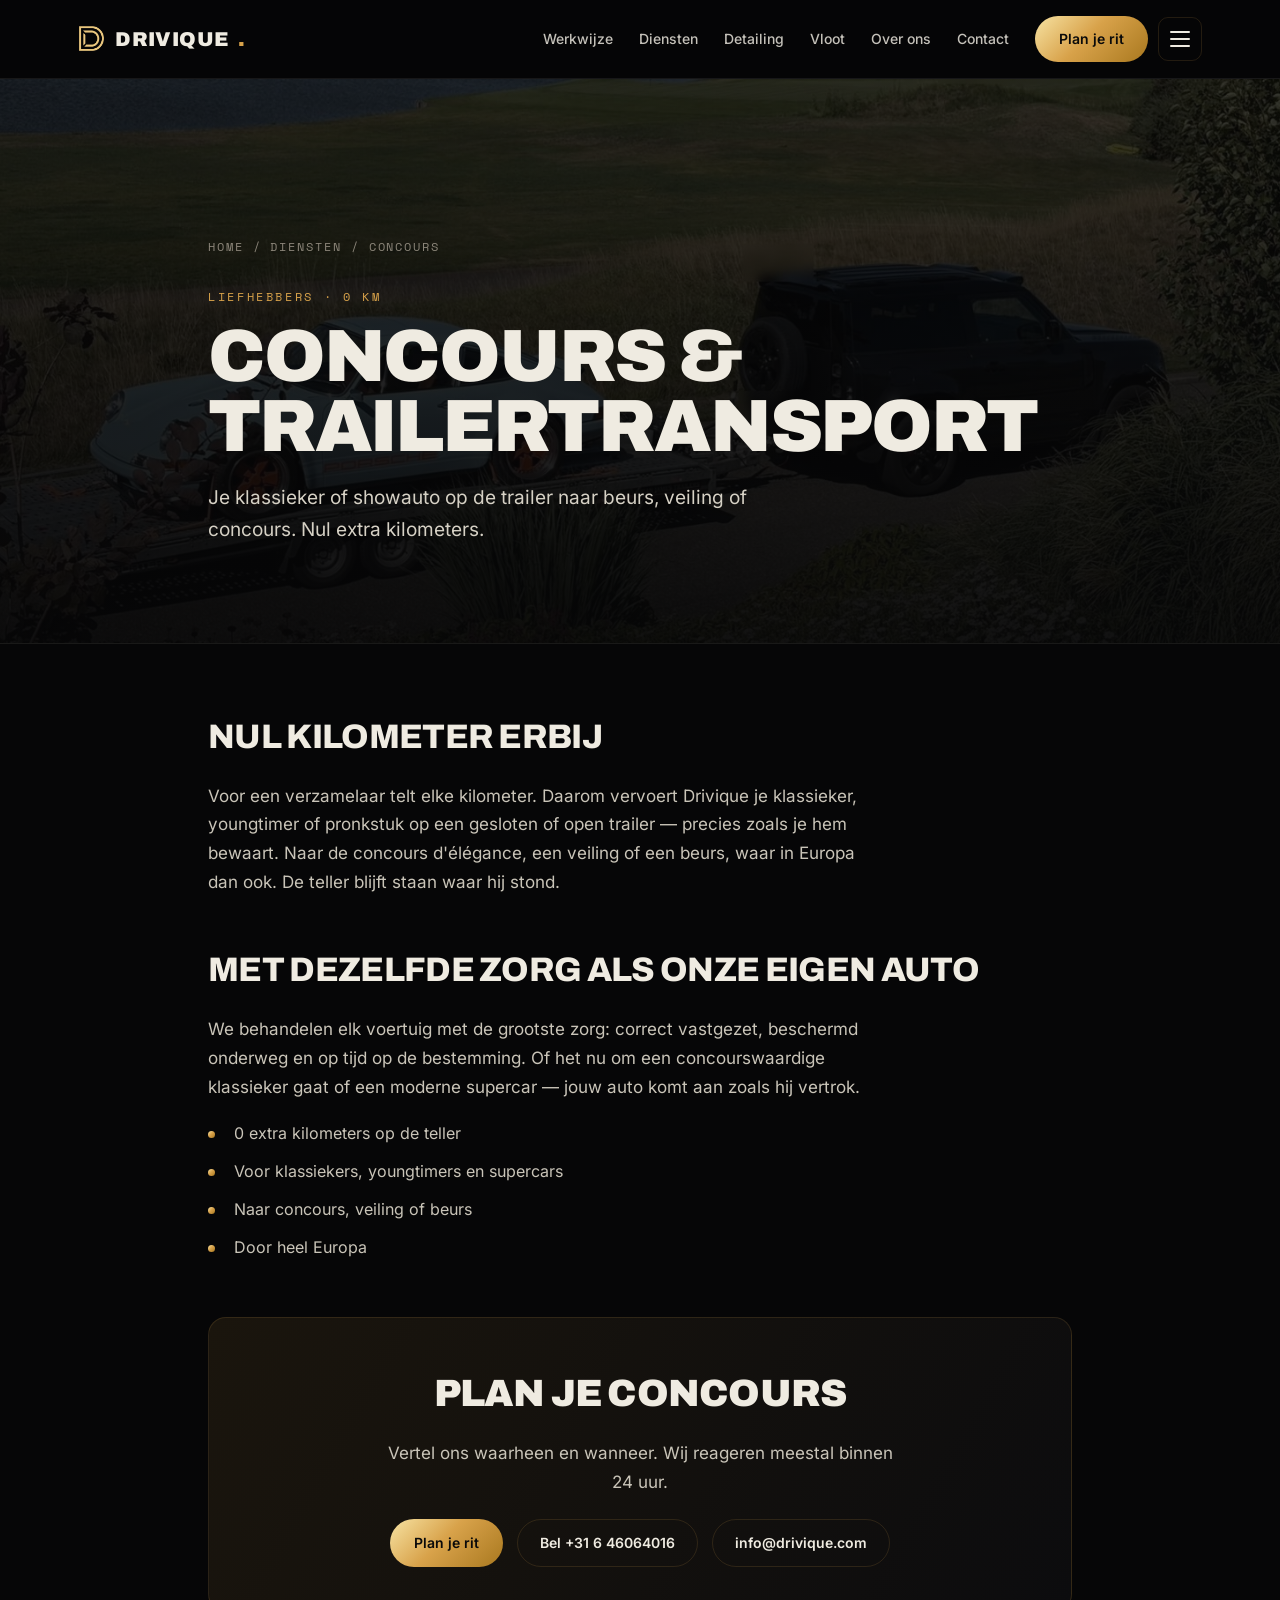
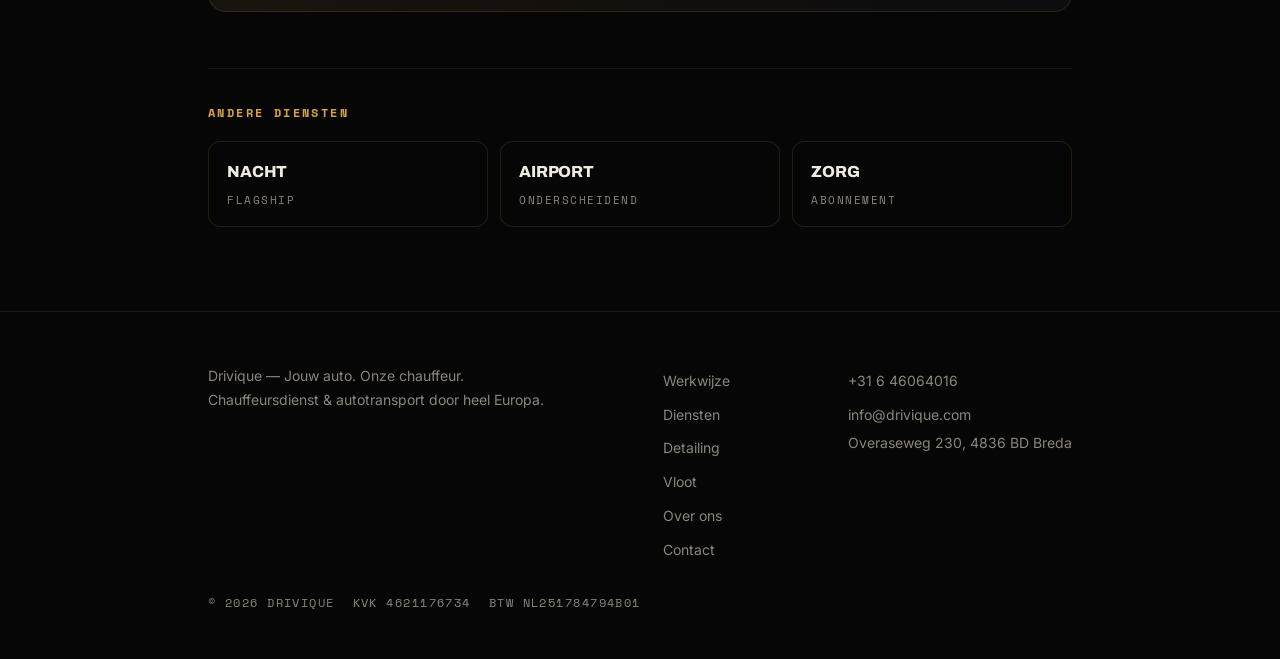
<file: diensten/concours.html>
<!DOCTYPE html>
<html lang="nl"><head><meta charset="UTF-8">
<meta name="viewport" content="width=device-width, initial-scale=1.0, viewport-fit=cover">
<meta name="color-scheme" content="dark"><meta name="theme-color" content="#060607">
<title>Auto op trailer — concours, veiling & beurs | Drivique</title>
<meta name="description" content="Je klassieker of pronkstuk op trailer naar concours, veiling of beurs — door heel Europa. Nul extra kilometers op de teller. Drivique autotransport.">
<meta name="robots" content="index, follow">
<link rel="canonical" href="https://drivique.com/diensten/concours">
<link rel="icon" type="image/png" href="/images/logo.png"><link rel="apple-touch-icon" href="/apple-touch-icon.png">
<meta property="og:type" content="website"><meta property="og:site_name" content="Drivique">
<meta property="og:title" content="Auto op trailer — concours, veiling & beurs | Drivique"><meta property="og:description" content="Je klassieker of pronkstuk op trailer naar concours, veiling of beurs — door heel Europa. Nul extra kilometers op de teller. Drivique autotransport.">
<meta property="og:url" content="https://drivique.com/diensten/concours"><meta property="og:image" content="https://drivique.com/og.jpg"><meta property="og:image:width" content="1200"><meta property="og:image:height" content="630"><meta property="og:locale" content="nl_NL">
<meta name="twitter:card" content="summary_large_image"><meta name="twitter:title" content="Auto op trailer — concours, veiling & beurs | Drivique">
<meta name="twitter:description" content="Je klassieker of pronkstuk op trailer naar concours, veiling of beurs — door heel Europa. Nul extra kilometers op de teller. Drivique autotransport."><meta name="twitter:image" content="https://drivique.com/og.jpg">
<link rel="preload" href="/fonts/archivo-latin-900-normal.woff2" as="font" type="font/woff2" crossorigin><link rel="preload" href="/fonts/inter-latin-400-normal.woff2" as="font" type="font/woff2" crossorigin><link rel="stylesheet" href="/fonts/fonts.css">
<style>
:root{--black:#060607;--panel:#0C0C0E;--bone:#EFEBE1;--grey:#8C867A;--gold:#D8A24A;--gold-hi:#F7E3A3;--gold-deep:#A9781F;--line:rgba(216,162,74,.15);--hair:rgba(239,235,225,.08);--display:"Archivo",system-ui,sans-serif;--body:"Inter",system-ui,sans-serif;--mono:"Space Mono",ui-monospace,monospace;--grad:linear-gradient(135deg,#F7E3A3,#D8A24A 46%,#A9781F);--ease:cubic-bezier(.16,1,.3,1);color-scheme:dark}
*{box-sizing:border-box;margin:0;padding:0}
html{scroll-behavior:smooth;-webkit-text-size-adjust:100%;background:#060607}
body{background:var(--black);color:var(--bone);font-family:var(--body);line-height:1.7;-webkit-font-smoothing:antialiased;overflow-x:hidden;min-height:100vh;-webkit-tap-highlight-color:transparent}
.wrap{max-width:920px;margin:0 auto;padding:0 28px}
a{color:var(--gold-hi)}
.goldflat{color:#EAC77E}
nav{position:sticky;top:0;z-index:50;background:rgba(6,6,7,.8);-webkit-backdrop-filter:blur(16px);backdrop-filter:blur(16px);border-bottom:1px solid var(--hair)}
.nav-in{max-width:1180px;margin:0 auto;padding:15px 28px;display:flex;align-items:center;justify-content:space-between}
.logo{display:flex;align-items:center;gap:10px;font-family:var(--display);font-weight:900;font-size:20px;text-transform:uppercase;letter-spacing:.02em;color:var(--bone);text-decoration:none}
.logo img{height:1.35em}
.logo .d{color:var(--gold)}
.btn{display:inline-block;font-family:var(--body);font-weight:600;font-size:14px;color:#0A0A0A;background:var(--grad);border-radius:100px;padding:11px 24px;text-decoration:none;transition:transform .35s var(--ease),box-shadow .35s var(--ease)}
.btn:hover{transform:translateY(-2px);box-shadow:0 12px 34px rgba(216,162,74,.32)}
.hero{position:relative;overflow:hidden;border-bottom:1px solid var(--hair)}
.hero .ph{position:absolute;inset:0;background-size:cover;background-position:center;filter:grayscale(.2) brightness(.5)}
.hero::after{content:"";position:absolute;inset:0;background:linear-gradient(180deg,rgba(6,6,7,.6),rgba(6,6,7,.9))}
.hero .inner{position:relative;z-index:2;padding:96px 0 68px}
.crumb{font-family:var(--mono);font-size:11px;letter-spacing:.16em;text-transform:uppercase;color:var(--grey)}
.crumb a{color:var(--grey);text-decoration:none}.crumb a:hover{color:var(--gold)}
.kick{font-family:var(--mono);font-size:11px;letter-spacing:.22em;text-transform:uppercase;color:var(--gold);margin:22px 0 14px;display:block}
h1{font-family:var(--display);font-weight:900;font-size:clamp(38px,7vw,74px);line-height:.95;letter-spacing:-.03em;text-transform:uppercase}
.lead{margin-top:20px;color:#d6d1c5;font-size:clamp(16px,2vw,19px);max-width:52ch}
main{padding:64px 0}
main h2{font-family:var(--display);font-weight:800;font-size:clamp(24px,3.4vw,34px);letter-spacing:-.02em;text-transform:uppercase;margin:44px 0 16px}
main h2:first-child{margin-top:0}
main p{color:#c9c4b8;font-size:17px;margin-bottom:16px;max-width:60ch}
main ul{list-style:none;margin:18px 0;max-width:60ch}
main li{position:relative;padding-left:26px;margin-bottom:11px;color:#c9c4b8}
main li::before{content:"";position:absolute;left:0;top:11px;width:7px;height:7px;border-radius:50%;background:var(--grad)}
.cta-band{border:1px solid var(--line);border-radius:18px;padding:40px;margin-top:56px;background:linear-gradient(120deg,#1A150D,var(--panel));text-align:center}
.cta-band h3{font-family:var(--display);font-weight:900;font-size:clamp(24px,4vw,38px);text-transform:uppercase;letter-spacing:-.02em}
.cta-band p{margin:12px auto 22px;max-width:46ch}
.cta-row{display:flex;gap:14px;justify-content:center;flex-wrap:wrap}
.ghost{color:var(--bone);text-decoration:none;font-weight:600;font-size:14px;padding:11px 22px;border:1px solid var(--line);border-radius:100px}
.ghost:hover{border-color:var(--gold);color:var(--gold-hi)}
.related{margin-top:56px;border-top:1px solid var(--hair);padding-top:34px}
.related h4{font-family:var(--mono);font-size:11px;letter-spacing:.2em;text-transform:uppercase;color:var(--gold);margin-bottom:18px}
.related-grid{display:grid;grid-template-columns:repeat(3,1fr);gap:12px}
.related a{display:block;border:1px solid var(--line);border-radius:12px;padding:16px 18px;text-decoration:none;color:var(--bone);font-family:var(--display);font-weight:800;text-transform:uppercase;font-size:16px;letter-spacing:-.01em;transition:border-color .35s}
.related a:hover{border-color:var(--gold)}
.related a span{display:block;font-family:var(--mono);font-weight:400;font-size:10px;letter-spacing:.14em;color:var(--grey);text-transform:uppercase;margin-top:6px}
footer{border-top:1px solid var(--hair);padding:52px 0 46px;margin-top:20px}
footer .cols{display:flex;justify-content:space-between;flex-wrap:wrap;gap:24px;font-size:14px;color:var(--grey)}
footer a{color:var(--grey);text-decoration:none}footer a:hover{color:var(--bone)}
.foot-meta{margin-top:26px;font-family:var(--mono);font-size:11px;letter-spacing:.12em;text-transform:uppercase;color:var(--grey);display:flex;gap:18px;flex-wrap:wrap}
@media(max-width:720px){.related-grid{grid-template-columns:1fr}}

.burger{display:flex;flex-direction:column;justify-content:center;gap:5px;width:44px;height:44px;background:none;border:1px solid var(--line);border-radius:10px;cursor:pointer;padding:0 11px;transition:border-color .3s}
.burger:hover{border-color:var(--gold)}
.burger span{display:block;height:2px;width:100%;background:var(--bone);border-radius:2px;transition:transform .4s var(--ease),opacity .3s}
.burger.open span:nth-child(1){transform:translateY(7px) rotate(45deg)}
.burger.open span:nth-child(2){opacity:0}
.burger.open span:nth-child(3){transform:translateY(-7px) rotate(-45deg)}
.menu{position:fixed;inset:0;z-index:150;background:rgba(6,6,7,.98);-webkit-backdrop-filter:blur(10px);backdrop-filter:blur(10px);opacity:0;visibility:hidden;transition:opacity .45s var(--ease),visibility .45s;display:flex;flex-direction:column;justify-content:center;padding:96px 32px 40px}
.menu.open{opacity:1;visibility:visible}
.menu-inner{max-width:1000px;margin:0 auto;width:100%;display:grid;grid-template-columns:1fr 1fr;gap:40px}
.menu-col .menu-h{font-family:var(--mono);font-size:11px;letter-spacing:.24em;text-transform:uppercase;color:var(--gold);display:block;margin-bottom:18px;padding-bottom:12px;border-bottom:1px solid var(--hair)}
.menu-col a{display:block;font-family:var(--display);font-weight:800;font-size:clamp(22px,3.4vw,34px);letter-spacing:-.02em;text-transform:uppercase;color:var(--bone);text-decoration:none;padding:7px 0;transition:color .25s}
.menu-col a:hover{color:var(--gold)}
.menu-foot{max-width:1000px;margin:44px auto 0;width:100%;display:flex;align-items:center;gap:22px;flex-wrap:wrap;border-top:1px solid var(--hair);padding-top:26px}
.menu-foot a:not(.btn){font-family:var(--mono);font-size:12px;letter-spacing:.1em;color:var(--grey);text-decoration:none}
.menu-foot a:not(.btn):hover{color:var(--gold-hi)}
.menu-foot .btn{margin-left:auto}
@media(max-width:640px){.menu-inner{grid-template-columns:1fr;gap:30px}.menu-foot .btn{margin-left:0;width:100%;text-align:center}}

/* ================= v4 ================= */
:root{--gutter:28px}
@media(max-width:600px){:root{--gutter:20px}}
.wrap{padding-left:max(var(--gutter),env(safe-area-inset-left))!important;padding-right:max(var(--gutter),env(safe-area-inset-right))!important}
.nav-in{padding-left:max(var(--gutter),env(safe-area-inset-left));padding-right:max(var(--gutter),env(safe-area-inset-right))}
h1,h2,h3{text-wrap:balance} p,li{text-wrap:pretty}
.btn{white-space:nowrap}
.burger{margin-left:10px}
.logo img{width:auto}
.logo{min-height:44px}
.hero .inner{padding-top:clamp(84px,13vw,150px);padding-bottom:clamp(56px,8vw,96px)}
h1{font-size:clamp(28px,8vw,74px);overflow-wrap:break-word;-webkit-hyphens:auto;hyphens:auto}
.crumb,.kick,.related h4,.foot-meta{font-size:12px}
.related a span{font-size:11px}
.crumb a{display:inline-block;padding:8px 0}
footer a{display:inline-block;padding:5px 0}
.cta-band{padding:clamp(26px,5vw,44px)}
.cta-row a{min-height:44px;display:inline-flex;align-items:center}
@media(max-width:600px){
 .logo{font-size:17px;gap:8px}
 .nav-in .btn{padding:11px 16px;font-size:13px}
 main{padding:48px 0}
 main p{font-size:16.5px}
 .cta-row{flex-direction:column;align-items:stretch}
 .cta-row a{justify-content:center}
}
@media(max-width:359px){.nav-in .btn{display:none}}
@media(min-width:1700px){
 .wrap{max-width:1040px}
 .logo{font-size:23px}
 h1{font-size:88px}.lead{font-size:21px}
 main h2{font-size:40px} main p,main li{font-size:19px}
 .crumb,.kick,.related h4,.foot-meta{font-size:13px}
}
@media(prefers-reduced-motion:reduce){html{scroll-behavior:auto}}

.mbar{position:fixed;left:0;right:0;bottom:0;z-index:100;display:none;gap:10px;
 padding:10px max(var(--gutter),env(safe-area-inset-left)) calc(10px + env(safe-area-inset-bottom)) max(var(--gutter),env(safe-area-inset-right));
 background:rgba(6,6,7,.88);-webkit-backdrop-filter:blur(14px);backdrop-filter:blur(14px);border-top:1px solid var(--hair);
 transform:translateY(110%);transition:transform .45s var(--ease)}
.mbar.show{transform:none}
.mbar a{flex:1;display:flex;align-items:center;justify-content:center;min-height:48px;border-radius:100px;font-family:var(--body);font-weight:600;font-size:15px;text-decoration:none;white-space:nowrap}
.mbar .mbar-call{border:1px solid var(--line);color:var(--bone)}
.mbar .btn{padding:0}
@media(max-width:900px){.mbar{display:flex}body{padding-bottom:calc(68px + env(safe-area-inset-bottom))}}
@media print{.mbar{display:none}}

nav{z-index:120}
.menu{z-index:115;overflow-y:auto;-webkit-overflow-scrolling:touch;overscroll-behavior:contain;justify-content:flex-start;
 padding:max(104px,calc(env(safe-area-inset-top) + 92px)) max(var(--gutter),env(safe-area-inset-right)) calc(40px + env(safe-area-inset-bottom)) max(var(--gutter),env(safe-area-inset-left))}
@media(min-height:860px) and (min-width:641px){.menu{justify-content:center}}
@media(max-width:640px){.menu-col a{font-size:22px;padding:10px 0}.menu-inner{gap:26px}}
.burger{flex-shrink:0;width:44px;height:44px}
a:focus-visible,button:focus-visible,[role=button]:focus-visible{outline:2px solid var(--gold);outline-offset:3px}

.snav{display:none}
@media(min-width:1100px){.snav{display:flex;align-items:center;gap:26px;margin-right:26px}
 .snav a{color:var(--bone);text-decoration:none;font-size:14px;font-weight:500;opacity:.82;padding:12px 0;transition:opacity .3s,color .3s}
 .snav a:hover{opacity:1;color:var(--gold-hi)}}
.foot-nav a{display:inline-flex;align-items:center;min-height:32px}
</style>
<script type="application/ld+json">
{"@context":"https://schema.org","@type":"Service","name":"Concours - Drivique","serviceType":"Concours & trailertransport",
"provider":{"@type":"AutomotiveBusiness","name":"Drivique","telephone":"+31646064016","email":"info@drivique.com","url":"https://drivique.com/",
"address":{"@type":"PostalAddress","streetAddress":"Overaseweg 230","postalCode":"4836 BD","addressLocality":"Breda","addressCountry":"NL"}},
"areaServed":{"@type":"Place","name":"Europa"},"url":"https://drivique.com/diensten/concours"}
</script>
<script type="application/ld+json">
{"@context":"https://schema.org","@type":"BreadcrumbList","itemListElement":[
{"@type":"ListItem","position":1,"name":"Home","item":"https://drivique.com/"},
{"@type":"ListItem","position":2,"name":"Diensten","item":"https://drivique.com/#diensten"},
{"@type":"ListItem","position":3,"name":"Concours","item":"https://drivique.com/diensten/concours"}]}
</script>
</head><body>
<nav><div class="nav-in"><a class="logo" href="../"><img src="../images/logo.png" alt="" width="398" height="396">Drivique<span class="d">.</span></a><span style="display:flex;align-items:center"><span class="snav"><a href="../werkwijze">Werkwijze</a><a href="../diensten">Diensten</a><a href="../detailing">Detailing</a><a href="../vloot">Vloot</a><a href="../over-ons">Over ons</a><a href="../contact">Contact</a></span><a class="btn" href="../contact#boeken-concours">Plan je rit</a><button class="burger" id="burger" aria-label="Menu" aria-expanded="false"><span></span><span></span><span></span></button></span></div></nav>
<div class="menu" id="menu" aria-hidden="true">
  <div class="menu-inner">
    <div class="menu-col">
      <span class="menu-h">Pagina's</span>
      <a href=".././">Home</a>
      <a href="../werkwijze">Zo werkt het</a>
      <a href="../diensten">Diensten</a>
      <a href="../detailing">Wassen &amp; detailing</a>
      <a href="../vloot">Onze vloot</a>
      <a href="../over-ons">Over Drivique</a>
      <a href="../contact">Contact</a>
    </div>
    <div class="menu-col">
      <span class="menu-h">Diensten</span>
      <a href="../diensten/nacht">Nacht</a>
      <a href="../diensten/airport">Airport</a>
      <a href="../diensten/concours" aria-current="page">Concours</a>
      <a href="../diensten/zorg">Zorg</a>
      <a href="../diensten/relocate">Relocate</a>
      <a href="../diensten/business">Business</a>
      <a href="../detailing">Detailing</a>
    </div>
  </div>
  <div class="menu-foot">
    <a href="tel:+31646064016">+31 6 46064016</a>
    <a href="mailto:info@drivique.com">info@drivique.com</a>
    <a class="btn" href="../contact#boeken-concours">Plan je rit</a>
  </div>
</div>
<header class="hero"><div class="ph" style="background-image:url('../images/singer-911-trailer.webp')"></div><div class="wrap inner">
<div class="crumb"><a href="../">Home</a> / <a href="../diensten">Diensten</a> / Concours</div>
<span class="kick">Liefhebbers · 0 km</span>
<h1>Concours &amp; trailertransport</h1>
<p class="lead">Je klassieker of showauto op de trailer naar beurs, veiling of concours. Nul extra kilometers.</p>
</div></header>
<main><div class="wrap">
<h2>Nul kilometer erbij</h2><p>Voor een verzamelaar telt elke kilometer. Daarom vervoert Drivique je klassieker, youngtimer of pronkstuk op een gesloten of open trailer — precies zoals je hem bewaart. Naar de concours d'élégance, een veiling of een beurs, waar in Europa dan ook. De teller blijft staan waar hij stond.</p><h2>Met dezelfde zorg als onze eigen auto</h2><p>We behandelen elk voertuig met de grootste zorg: correct vastgezet, beschermd onderweg en op tijd op de bestemming. Of het nu om een concourswaardige klassieker gaat of een moderne supercar — jouw auto komt aan zoals hij vertrok.</p>
<ul><li>0 extra kilometers op de teller</li><li>Voor klassiekers, youngtimers en supercars</li><li>Naar concours, veiling of beurs</li><li>Door heel Europa</li></ul>
<div class="cta-band"><h3>Plan je concours</h3><p>Vertel ons waarheen en wanneer. Wij reageren meestal binnen 24 uur.</p>
<div class="cta-row"><a class="btn" href="../contact#boeken-concours">Plan je rit</a><a class="ghost" href="tel:+31646064016">Bel +31 6 46064016</a><a class="ghost" href="mailto:info@drivique.com">info@drivique.com</a></div></div>
<div class="related"><h4>Andere diensten</h4><div class="related-grid"><a href="nacht">Nacht<span>Flagship</span></a><a href="airport">Airport<span>Onderscheidend</span></a><a href="zorg">Zorg<span>Abonnement</span></a></div></div>
</div></main>
<footer><div class="wrap"><div class="cols">
<div>Drivique &mdash; Jouw auto. Onze chauffeur.<br>Chauffeursdienst &amp; autotransport door heel Europa.</div>
<div class="foot-nav"><a href="../werkwijze">Werkwijze</a><br><a href="../diensten">Diensten</a><br><a href="../detailing">Detailing</a><br><a href="../vloot">Vloot</a><br><a href="../over-ons">Over ons</a><br><a href="../contact">Contact</a></div>
<div><a href="tel:+31646064016">+31 6 46064016</a><br><a href="mailto:info@drivique.com">info@drivique.com</a><br>Overaseweg 230, 4836 BD Breda</div>
</div><div class="foot-meta"><span>&copy; 2026 Drivique</span><span>KvK 4621176734</span><span>BTW NL251784794B01</span></div></div></footer>
<div class="mbar" id="mbar" aria-label="Snel contact"><a class="mbar-call" href="tel:+31646064016">Bel direct</a><a class="btn" href="../contact#boeken-concours">Plan je rit</a></div>
<script>(function(){var b=document.getElementById('burger'),m=document.getElementById('menu');if(!b||!m)return;function c(){b.classList.remove('open');m.classList.remove('open');b.setAttribute('aria-expanded','false');m.setAttribute('aria-hidden','true');document.body.style.overflow='';}function t(){var o=m.classList.toggle('open');b.classList.toggle('open',o);b.setAttribute('aria-expanded',o);m.setAttribute('aria-hidden',!o);document.body.style.overflow=o?'hidden':'';}b.addEventListener('click',t);m.querySelectorAll('a').forEach(function(a){a.addEventListener('click',c);});document.addEventListener('keydown',function(e){if(e.key==='Escape')c();});})();</script>
<script>(function(){var mb=document.getElementById('mbar');if(!mb)return;var raf=0;function u(){raf=0;mb.classList.toggle('show',(window.pageYOffset||0)>window.innerHeight*0.4);}window.addEventListener('scroll',function(){if(!raf)raf=requestAnimationFrame(u);},{passive:true});u();})();</script></body></html>
</file>
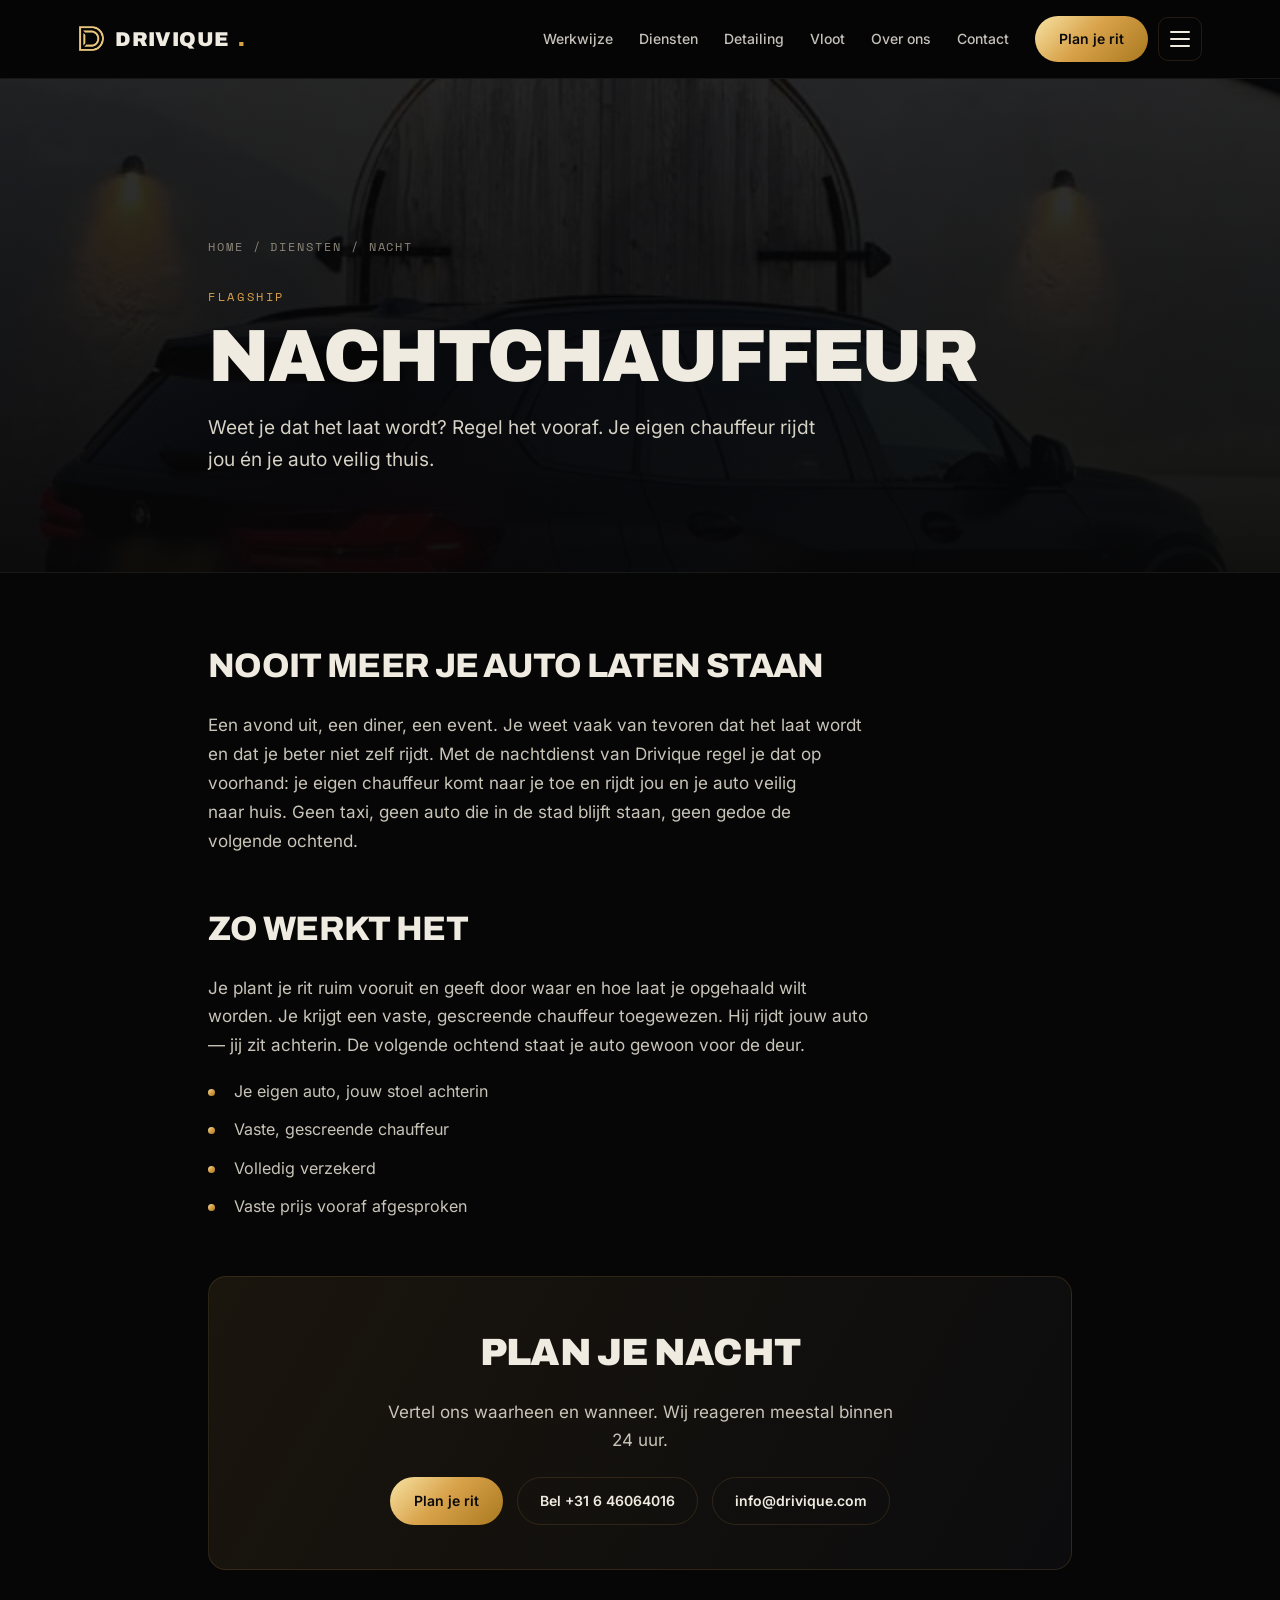
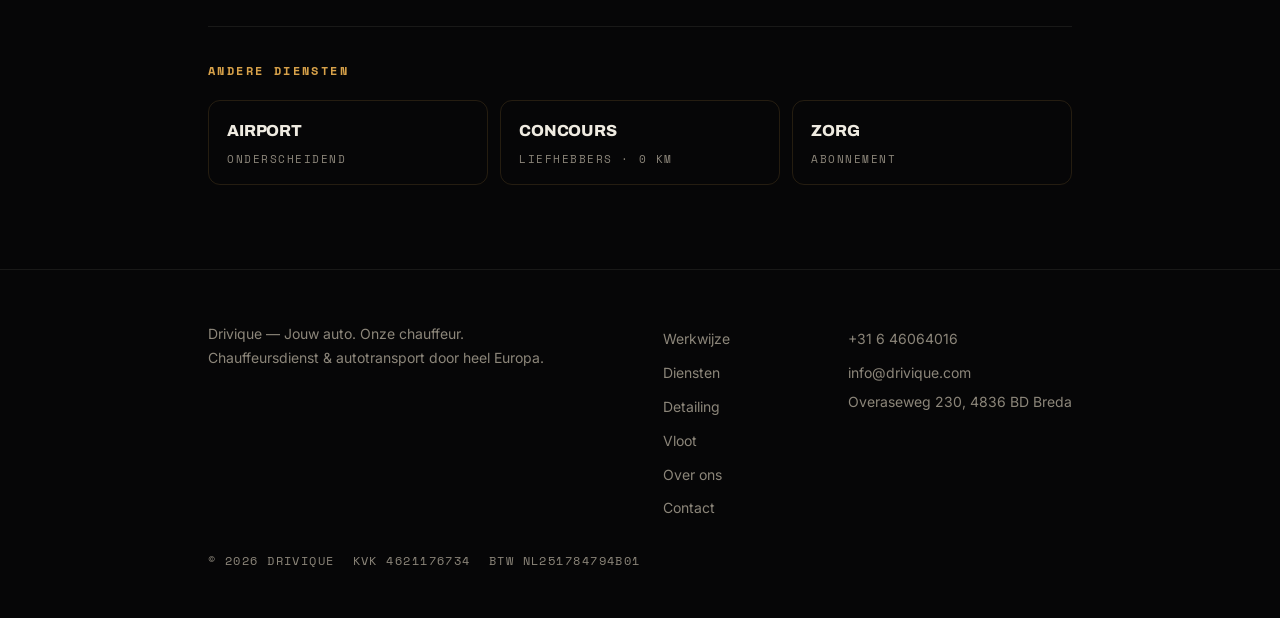
<file: diensten/nacht.html>
<!DOCTYPE html>
<html lang="nl"><head><meta charset="UTF-8">
<meta name="viewport" content="width=device-width, initial-scale=1.0, viewport-fit=cover">
<meta name="color-scheme" content="dark"><meta name="theme-color" content="#060607">
<title>Nachtchauffeur — veilig thuis met je eigen auto | Drivique</title>
<meta name="description" content="Wordt het laat? Regel vooraf een nachtchauffeur van Drivique. Wij rijden jou en je eigen auto veilig thuis in heel Europa. Slaap in je eigen bed.">
<meta name="robots" content="index, follow">
<link rel="canonical" href="https://drivique.com/diensten/nacht">
<link rel="icon" type="image/png" href="/images/logo.png"><link rel="apple-touch-icon" href="/apple-touch-icon.png">
<meta property="og:type" content="website"><meta property="og:site_name" content="Drivique">
<meta property="og:title" content="Nachtchauffeur — veilig thuis met je eigen auto | Drivique"><meta property="og:description" content="Wordt het laat? Regel vooraf een nachtchauffeur van Drivique. Wij rijden jou en je eigen auto veilig thuis in heel Europa. Slaap in je eigen bed.">
<meta property="og:url" content="https://drivique.com/diensten/nacht"><meta property="og:image" content="https://drivique.com/og.jpg"><meta property="og:image:width" content="1200"><meta property="og:image:height" content="630"><meta property="og:locale" content="nl_NL">
<meta name="twitter:card" content="summary_large_image"><meta name="twitter:title" content="Nachtchauffeur — veilig thuis met je eigen auto | Drivique">
<meta name="twitter:description" content="Wordt het laat? Regel vooraf een nachtchauffeur van Drivique. Wij rijden jou en je eigen auto veilig thuis in heel Europa. Slaap in je eigen bed."><meta name="twitter:image" content="https://drivique.com/og.jpg">
<link rel="preload" href="/fonts/archivo-latin-900-normal.woff2" as="font" type="font/woff2" crossorigin><link rel="preload" href="/fonts/inter-latin-400-normal.woff2" as="font" type="font/woff2" crossorigin><link rel="stylesheet" href="/fonts/fonts.css">
<style>
:root{--black:#060607;--panel:#0C0C0E;--bone:#EFEBE1;--grey:#8C867A;--gold:#D8A24A;--gold-hi:#F7E3A3;--gold-deep:#A9781F;--line:rgba(216,162,74,.15);--hair:rgba(239,235,225,.08);--display:"Archivo",system-ui,sans-serif;--body:"Inter",system-ui,sans-serif;--mono:"Space Mono",ui-monospace,monospace;--grad:linear-gradient(135deg,#F7E3A3,#D8A24A 46%,#A9781F);--ease:cubic-bezier(.16,1,.3,1);color-scheme:dark}
*{box-sizing:border-box;margin:0;padding:0}
html{scroll-behavior:smooth;-webkit-text-size-adjust:100%;background:#060607}
body{background:var(--black);color:var(--bone);font-family:var(--body);line-height:1.7;-webkit-font-smoothing:antialiased;overflow-x:hidden;min-height:100vh;-webkit-tap-highlight-color:transparent}
.wrap{max-width:920px;margin:0 auto;padding:0 28px}
a{color:var(--gold-hi)}
.goldflat{color:#EAC77E}
nav{position:sticky;top:0;z-index:50;background:rgba(6,6,7,.8);-webkit-backdrop-filter:blur(16px);backdrop-filter:blur(16px);border-bottom:1px solid var(--hair)}
.nav-in{max-width:1180px;margin:0 auto;padding:15px 28px;display:flex;align-items:center;justify-content:space-between}
.logo{display:flex;align-items:center;gap:10px;font-family:var(--display);font-weight:900;font-size:20px;text-transform:uppercase;letter-spacing:.02em;color:var(--bone);text-decoration:none}
.logo img{height:1.35em}
.logo .d{color:var(--gold)}
.btn{display:inline-block;font-family:var(--body);font-weight:600;font-size:14px;color:#0A0A0A;background:var(--grad);border-radius:100px;padding:11px 24px;text-decoration:none;transition:transform .35s var(--ease),box-shadow .35s var(--ease)}
.btn:hover{transform:translateY(-2px);box-shadow:0 12px 34px rgba(216,162,74,.32)}
.hero{position:relative;overflow:hidden;border-bottom:1px solid var(--hair)}
.hero .ph{position:absolute;inset:0;background-size:cover;background-position:center;filter:grayscale(.2) brightness(.5)}
.hero::after{content:"";position:absolute;inset:0;background:linear-gradient(180deg,rgba(6,6,7,.6),rgba(6,6,7,.9))}
.hero .inner{position:relative;z-index:2;padding:96px 0 68px}
.crumb{font-family:var(--mono);font-size:11px;letter-spacing:.16em;text-transform:uppercase;color:var(--grey)}
.crumb a{color:var(--grey);text-decoration:none}.crumb a:hover{color:var(--gold)}
.kick{font-family:var(--mono);font-size:11px;letter-spacing:.22em;text-transform:uppercase;color:var(--gold);margin:22px 0 14px;display:block}
h1{font-family:var(--display);font-weight:900;font-size:clamp(38px,7vw,74px);line-height:.95;letter-spacing:-.03em;text-transform:uppercase}
.lead{margin-top:20px;color:#d6d1c5;font-size:clamp(16px,2vw,19px);max-width:52ch}
main{padding:64px 0}
main h2{font-family:var(--display);font-weight:800;font-size:clamp(24px,3.4vw,34px);letter-spacing:-.02em;text-transform:uppercase;margin:44px 0 16px}
main h2:first-child{margin-top:0}
main p{color:#c9c4b8;font-size:17px;margin-bottom:16px;max-width:60ch}
main ul{list-style:none;margin:18px 0;max-width:60ch}
main li{position:relative;padding-left:26px;margin-bottom:11px;color:#c9c4b8}
main li::before{content:"";position:absolute;left:0;top:11px;width:7px;height:7px;border-radius:50%;background:var(--grad)}
.cta-band{border:1px solid var(--line);border-radius:18px;padding:40px;margin-top:56px;background:linear-gradient(120deg,#1A150D,var(--panel));text-align:center}
.cta-band h3{font-family:var(--display);font-weight:900;font-size:clamp(24px,4vw,38px);text-transform:uppercase;letter-spacing:-.02em}
.cta-band p{margin:12px auto 22px;max-width:46ch}
.cta-row{display:flex;gap:14px;justify-content:center;flex-wrap:wrap}
.ghost{color:var(--bone);text-decoration:none;font-weight:600;font-size:14px;padding:11px 22px;border:1px solid var(--line);border-radius:100px}
.ghost:hover{border-color:var(--gold);color:var(--gold-hi)}
.related{margin-top:56px;border-top:1px solid var(--hair);padding-top:34px}
.related h4{font-family:var(--mono);font-size:11px;letter-spacing:.2em;text-transform:uppercase;color:var(--gold);margin-bottom:18px}
.related-grid{display:grid;grid-template-columns:repeat(3,1fr);gap:12px}
.related a{display:block;border:1px solid var(--line);border-radius:12px;padding:16px 18px;text-decoration:none;color:var(--bone);font-family:var(--display);font-weight:800;text-transform:uppercase;font-size:16px;letter-spacing:-.01em;transition:border-color .35s}
.related a:hover{border-color:var(--gold)}
.related a span{display:block;font-family:var(--mono);font-weight:400;font-size:10px;letter-spacing:.14em;color:var(--grey);text-transform:uppercase;margin-top:6px}
footer{border-top:1px solid var(--hair);padding:52px 0 46px;margin-top:20px}
footer .cols{display:flex;justify-content:space-between;flex-wrap:wrap;gap:24px;font-size:14px;color:var(--grey)}
footer a{color:var(--grey);text-decoration:none}footer a:hover{color:var(--bone)}
.foot-meta{margin-top:26px;font-family:var(--mono);font-size:11px;letter-spacing:.12em;text-transform:uppercase;color:var(--grey);display:flex;gap:18px;flex-wrap:wrap}
@media(max-width:720px){.related-grid{grid-template-columns:1fr}}

.burger{display:flex;flex-direction:column;justify-content:center;gap:5px;width:44px;height:44px;background:none;border:1px solid var(--line);border-radius:10px;cursor:pointer;padding:0 11px;transition:border-color .3s}
.burger:hover{border-color:var(--gold)}
.burger span{display:block;height:2px;width:100%;background:var(--bone);border-radius:2px;transition:transform .4s var(--ease),opacity .3s}
.burger.open span:nth-child(1){transform:translateY(7px) rotate(45deg)}
.burger.open span:nth-child(2){opacity:0}
.burger.open span:nth-child(3){transform:translateY(-7px) rotate(-45deg)}
.menu{position:fixed;inset:0;z-index:150;background:rgba(6,6,7,.98);-webkit-backdrop-filter:blur(10px);backdrop-filter:blur(10px);opacity:0;visibility:hidden;transition:opacity .45s var(--ease),visibility .45s;display:flex;flex-direction:column;justify-content:center;padding:96px 32px 40px}
.menu.open{opacity:1;visibility:visible}
.menu-inner{max-width:1000px;margin:0 auto;width:100%;display:grid;grid-template-columns:1fr 1fr;gap:40px}
.menu-col .menu-h{font-family:var(--mono);font-size:11px;letter-spacing:.24em;text-transform:uppercase;color:var(--gold);display:block;margin-bottom:18px;padding-bottom:12px;border-bottom:1px solid var(--hair)}
.menu-col a{display:block;font-family:var(--display);font-weight:800;font-size:clamp(22px,3.4vw,34px);letter-spacing:-.02em;text-transform:uppercase;color:var(--bone);text-decoration:none;padding:7px 0;transition:color .25s}
.menu-col a:hover{color:var(--gold)}
.menu-foot{max-width:1000px;margin:44px auto 0;width:100%;display:flex;align-items:center;gap:22px;flex-wrap:wrap;border-top:1px solid var(--hair);padding-top:26px}
.menu-foot a:not(.btn){font-family:var(--mono);font-size:12px;letter-spacing:.1em;color:var(--grey);text-decoration:none}
.menu-foot a:not(.btn):hover{color:var(--gold-hi)}
.menu-foot .btn{margin-left:auto}
@media(max-width:640px){.menu-inner{grid-template-columns:1fr;gap:30px}.menu-foot .btn{margin-left:0;width:100%;text-align:center}}

/* ================= v4 ================= */
:root{--gutter:28px}
@media(max-width:600px){:root{--gutter:20px}}
.wrap{padding-left:max(var(--gutter),env(safe-area-inset-left))!important;padding-right:max(var(--gutter),env(safe-area-inset-right))!important}
.nav-in{padding-left:max(var(--gutter),env(safe-area-inset-left));padding-right:max(var(--gutter),env(safe-area-inset-right))}
h1,h2,h3{text-wrap:balance} p,li{text-wrap:pretty}
.btn{white-space:nowrap}
.burger{margin-left:10px}
.logo img{width:auto}
.logo{min-height:44px}
.hero .inner{padding-top:clamp(84px,13vw,150px);padding-bottom:clamp(56px,8vw,96px)}
h1{font-size:clamp(28px,8vw,74px);overflow-wrap:break-word;-webkit-hyphens:auto;hyphens:auto}
.crumb,.kick,.related h4,.foot-meta{font-size:12px}
.related a span{font-size:11px}
.crumb a{display:inline-block;padding:8px 0}
footer a{display:inline-block;padding:5px 0}
.cta-band{padding:clamp(26px,5vw,44px)}
.cta-row a{min-height:44px;display:inline-flex;align-items:center}
@media(max-width:600px){
 .logo{font-size:17px;gap:8px}
 .nav-in .btn{padding:11px 16px;font-size:13px}
 main{padding:48px 0}
 main p{font-size:16.5px}
 .cta-row{flex-direction:column;align-items:stretch}
 .cta-row a{justify-content:center}
}
@media(max-width:359px){.nav-in .btn{display:none}}
@media(min-width:1700px){
 .wrap{max-width:1040px}
 .logo{font-size:23px}
 h1{font-size:88px}.lead{font-size:21px}
 main h2{font-size:40px} main p,main li{font-size:19px}
 .crumb,.kick,.related h4,.foot-meta{font-size:13px}
}
@media(prefers-reduced-motion:reduce){html{scroll-behavior:auto}}

.mbar{position:fixed;left:0;right:0;bottom:0;z-index:100;display:none;gap:10px;
 padding:10px max(var(--gutter),env(safe-area-inset-left)) calc(10px + env(safe-area-inset-bottom)) max(var(--gutter),env(safe-area-inset-right));
 background:rgba(6,6,7,.88);-webkit-backdrop-filter:blur(14px);backdrop-filter:blur(14px);border-top:1px solid var(--hair);
 transform:translateY(110%);transition:transform .45s var(--ease)}
.mbar.show{transform:none}
.mbar a{flex:1;display:flex;align-items:center;justify-content:center;min-height:48px;border-radius:100px;font-family:var(--body);font-weight:600;font-size:15px;text-decoration:none;white-space:nowrap}
.mbar .mbar-call{border:1px solid var(--line);color:var(--bone)}
.mbar .btn{padding:0}
@media(max-width:900px){.mbar{display:flex}body{padding-bottom:calc(68px + env(safe-area-inset-bottom))}}
@media print{.mbar{display:none}}

nav{z-index:120}
.menu{z-index:115;overflow-y:auto;-webkit-overflow-scrolling:touch;overscroll-behavior:contain;justify-content:flex-start;
 padding:max(104px,calc(env(safe-area-inset-top) + 92px)) max(var(--gutter),env(safe-area-inset-right)) calc(40px + env(safe-area-inset-bottom)) max(var(--gutter),env(safe-area-inset-left))}
@media(min-height:860px) and (min-width:641px){.menu{justify-content:center}}
@media(max-width:640px){.menu-col a{font-size:22px;padding:10px 0}.menu-inner{gap:26px}}
.burger{flex-shrink:0;width:44px;height:44px}
a:focus-visible,button:focus-visible,[role=button]:focus-visible{outline:2px solid var(--gold);outline-offset:3px}

.snav{display:none}
@media(min-width:1100px){.snav{display:flex;align-items:center;gap:26px;margin-right:26px}
 .snav a{color:var(--bone);text-decoration:none;font-size:14px;font-weight:500;opacity:.82;padding:12px 0;transition:opacity .3s,color .3s}
 .snav a:hover{opacity:1;color:var(--gold-hi)}}
.foot-nav a{display:inline-flex;align-items:center;min-height:32px}
</style>
<script type="application/ld+json">
{"@context":"https://schema.org","@type":"Service","name":"Nacht - Drivique","serviceType":"Nachtchauffeur",
"provider":{"@type":"AutomotiveBusiness","name":"Drivique","telephone":"+31646064016","email":"info@drivique.com","url":"https://drivique.com/",
"address":{"@type":"PostalAddress","streetAddress":"Overaseweg 230","postalCode":"4836 BD","addressLocality":"Breda","addressCountry":"NL"}},
"areaServed":{"@type":"Place","name":"Europa"},"url":"https://drivique.com/diensten/nacht"}
</script>
<script type="application/ld+json">
{"@context":"https://schema.org","@type":"BreadcrumbList","itemListElement":[
{"@type":"ListItem","position":1,"name":"Home","item":"https://drivique.com/"},
{"@type":"ListItem","position":2,"name":"Diensten","item":"https://drivique.com/#diensten"},
{"@type":"ListItem","position":3,"name":"Nacht","item":"https://drivique.com/diensten/nacht"}]}
</script>
</head><body>
<nav><div class="nav-in"><a class="logo" href="../"><img src="../images/logo.png" alt="" width="398" height="396">Drivique<span class="d">.</span></a><span style="display:flex;align-items:center"><span class="snav"><a href="../werkwijze">Werkwijze</a><a href="../diensten">Diensten</a><a href="../detailing">Detailing</a><a href="../vloot">Vloot</a><a href="../over-ons">Over ons</a><a href="../contact">Contact</a></span><a class="btn" href="../contact#boeken-nacht">Plan je rit</a><button class="burger" id="burger" aria-label="Menu" aria-expanded="false"><span></span><span></span><span></span></button></span></div></nav>
<div class="menu" id="menu" aria-hidden="true">
  <div class="menu-inner">
    <div class="menu-col">
      <span class="menu-h">Pagina's</span>
      <a href=".././">Home</a>
      <a href="../werkwijze">Zo werkt het</a>
      <a href="../diensten">Diensten</a>
      <a href="../detailing">Wassen &amp; detailing</a>
      <a href="../vloot">Onze vloot</a>
      <a href="../over-ons">Over Drivique</a>
      <a href="../contact">Contact</a>
    </div>
    <div class="menu-col">
      <span class="menu-h">Diensten</span>
      <a href="../diensten/nacht" aria-current="page">Nacht</a>
      <a href="../diensten/airport">Airport</a>
      <a href="../diensten/concours">Concours</a>
      <a href="../diensten/zorg">Zorg</a>
      <a href="../diensten/relocate">Relocate</a>
      <a href="../diensten/business">Business</a>
      <a href="../detailing">Detailing</a>
    </div>
  </div>
  <div class="menu-foot">
    <a href="tel:+31646064016">+31 6 46064016</a>
    <a href="mailto:info@drivique.com">info@drivique.com</a>
    <a class="btn" href="../contact#boeken-nacht">Plan je rit</a>
  </div>
</div>
<header class="hero"><div class="ph" style="background-image:url('../images/bmw-x5.webp')"></div><div class="wrap inner">
<div class="crumb"><a href="../">Home</a> / <a href="../diensten">Diensten</a> / Nacht</div>
<span class="kick">Flagship</span>
<h1>Nachtchauffeur</h1>
<p class="lead">Weet je dat het laat wordt? Regel het vooraf. Je eigen chauffeur rijdt jou én je auto veilig thuis.</p>
</div></header>
<main><div class="wrap">
<h2>Nooit meer je auto laten staan</h2><p>Een avond uit, een diner, een event. Je weet vaak van tevoren dat het laat wordt en dat je beter niet zelf rijdt. Met de nachtdienst van Drivique regel je dat op voorhand: je eigen chauffeur komt naar je toe en rijdt jou en je auto veilig naar huis. Geen taxi, geen auto die in de stad blijft staan, geen gedoe de volgende ochtend.</p><h2>Zo werkt het</h2><p>Je plant je rit ruim vooruit en geeft door waar en hoe laat je opgehaald wilt worden. Je krijgt een vaste, gescreende chauffeur toegewezen. Hij rijdt jouw auto — jij zit achterin. De volgende ochtend staat je auto gewoon voor de deur.</p>
<ul><li>Je eigen auto, jouw stoel achterin</li><li>Vaste, gescreende chauffeur</li><li>Volledig verzekerd</li><li>Vaste prijs vooraf afgesproken</li></ul>
<div class="cta-band"><h3>Plan je nacht</h3><p>Vertel ons waarheen en wanneer. Wij reageren meestal binnen 24 uur.</p>
<div class="cta-row"><a class="btn" href="../contact#boeken-nacht">Plan je rit</a><a class="ghost" href="tel:+31646064016">Bel +31 6 46064016</a><a class="ghost" href="mailto:info@drivique.com">info@drivique.com</a></div></div>
<div class="related"><h4>Andere diensten</h4><div class="related-grid"><a href="airport">Airport<span>Onderscheidend</span></a><a href="concours">Concours<span>Liefhebbers · 0 km</span></a><a href="zorg">Zorg<span>Abonnement</span></a></div></div>
</div></main>
<footer><div class="wrap"><div class="cols">
<div>Drivique &mdash; Jouw auto. Onze chauffeur.<br>Chauffeursdienst &amp; autotransport door heel Europa.</div>
<div class="foot-nav"><a href="../werkwijze">Werkwijze</a><br><a href="../diensten">Diensten</a><br><a href="../detailing">Detailing</a><br><a href="../vloot">Vloot</a><br><a href="../over-ons">Over ons</a><br><a href="../contact">Contact</a></div>
<div><a href="tel:+31646064016">+31 6 46064016</a><br><a href="mailto:info@drivique.com">info@drivique.com</a><br>Overaseweg 230, 4836 BD Breda</div>
</div><div class="foot-meta"><span>&copy; 2026 Drivique</span><span>KvK 4621176734</span><span>BTW NL251784794B01</span></div></div></footer>
<div class="mbar" id="mbar" aria-label="Snel contact"><a class="mbar-call" href="tel:+31646064016">Bel direct</a><a class="btn" href="../contact#boeken-nacht">Plan je rit</a></div>
<script>(function(){var b=document.getElementById('burger'),m=document.getElementById('menu');if(!b||!m)return;function c(){b.classList.remove('open');m.classList.remove('open');b.setAttribute('aria-expanded','false');m.setAttribute('aria-hidden','true');document.body.style.overflow='';}function t(){var o=m.classList.toggle('open');b.classList.toggle('open',o);b.setAttribute('aria-expanded',o);m.setAttribute('aria-hidden',!o);document.body.style.overflow=o?'hidden':'';}b.addEventListener('click',t);m.querySelectorAll('a').forEach(function(a){a.addEventListener('click',c);});document.addEventListener('keydown',function(e){if(e.key==='Escape')c();});})();</script>
<script>(function(){var mb=document.getElementById('mbar');if(!mb)return;var raf=0;function u(){raf=0;mb.classList.toggle('show',(window.pageYOffset||0)>window.innerHeight*0.4);}window.addEventListener('scroll',function(){if(!raf)raf=requestAnimationFrame(u);},{passive:true});u();})();</script></body></html>
</file>
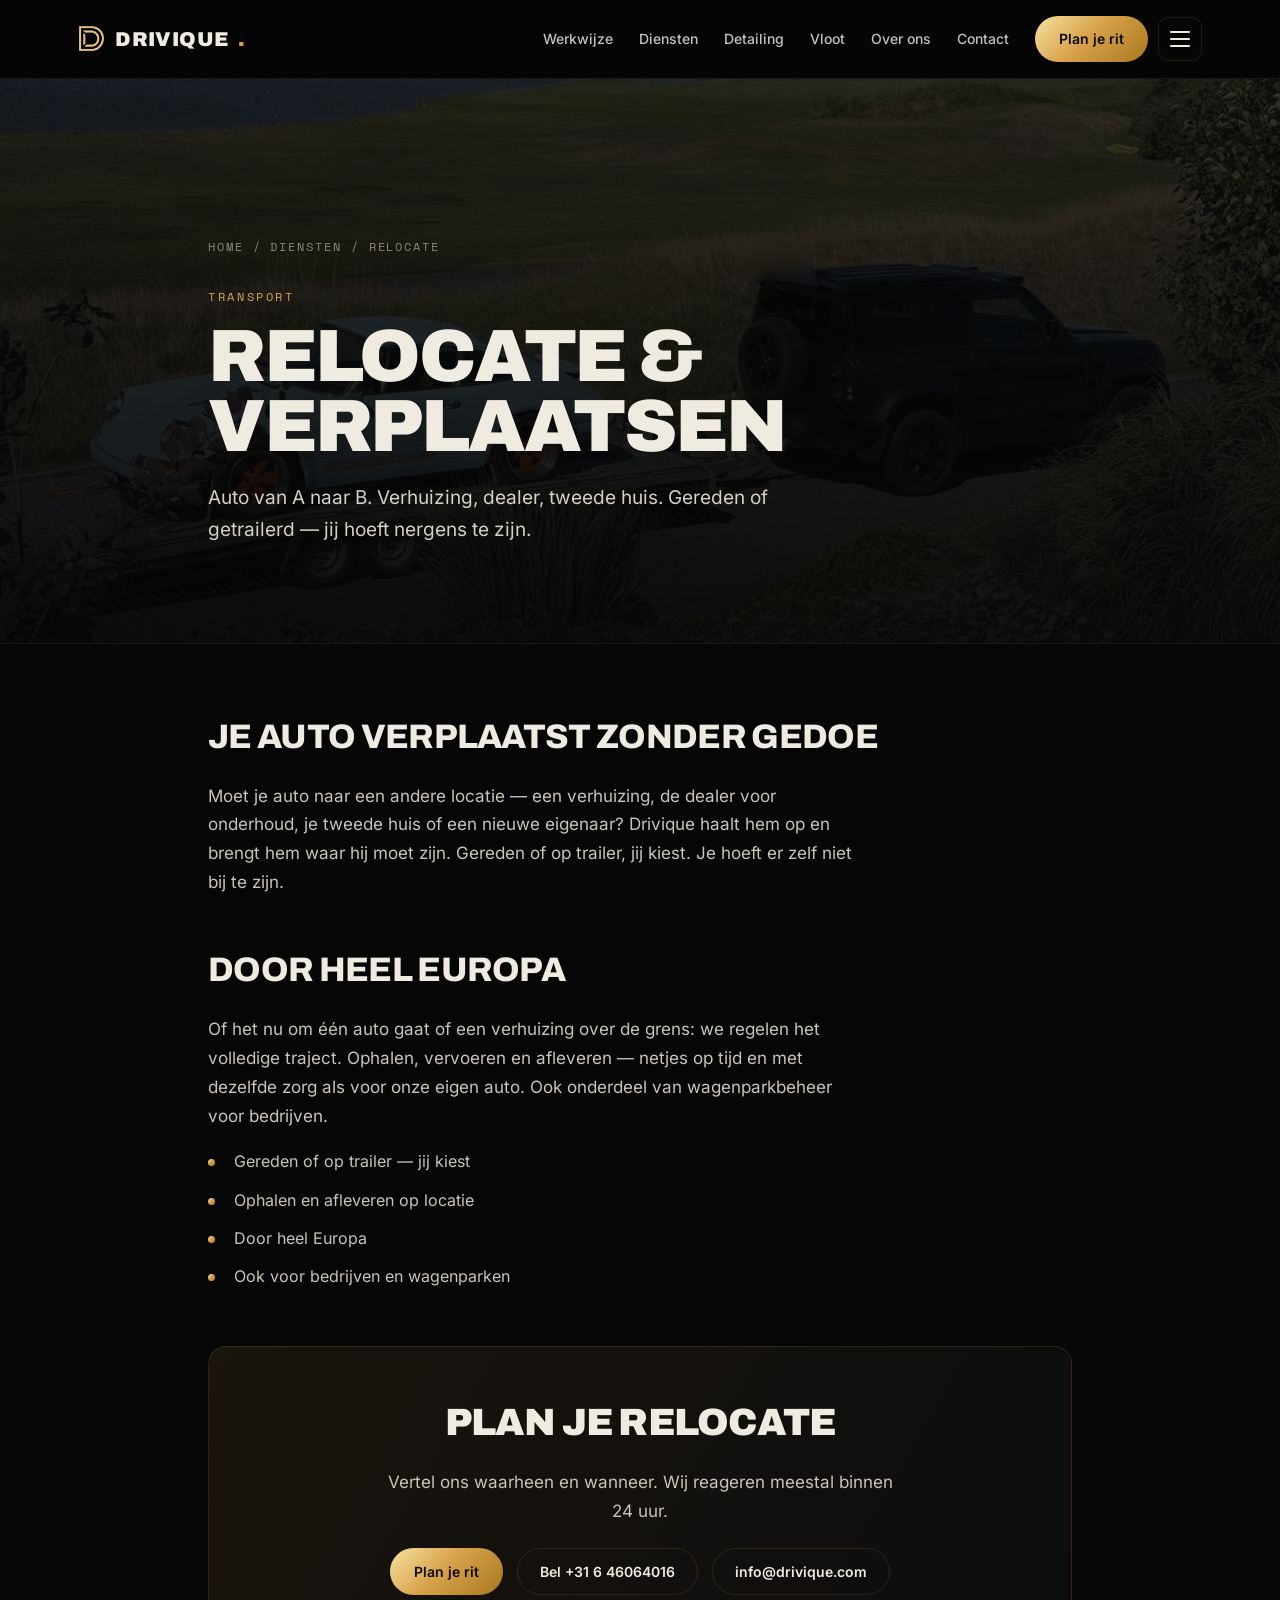
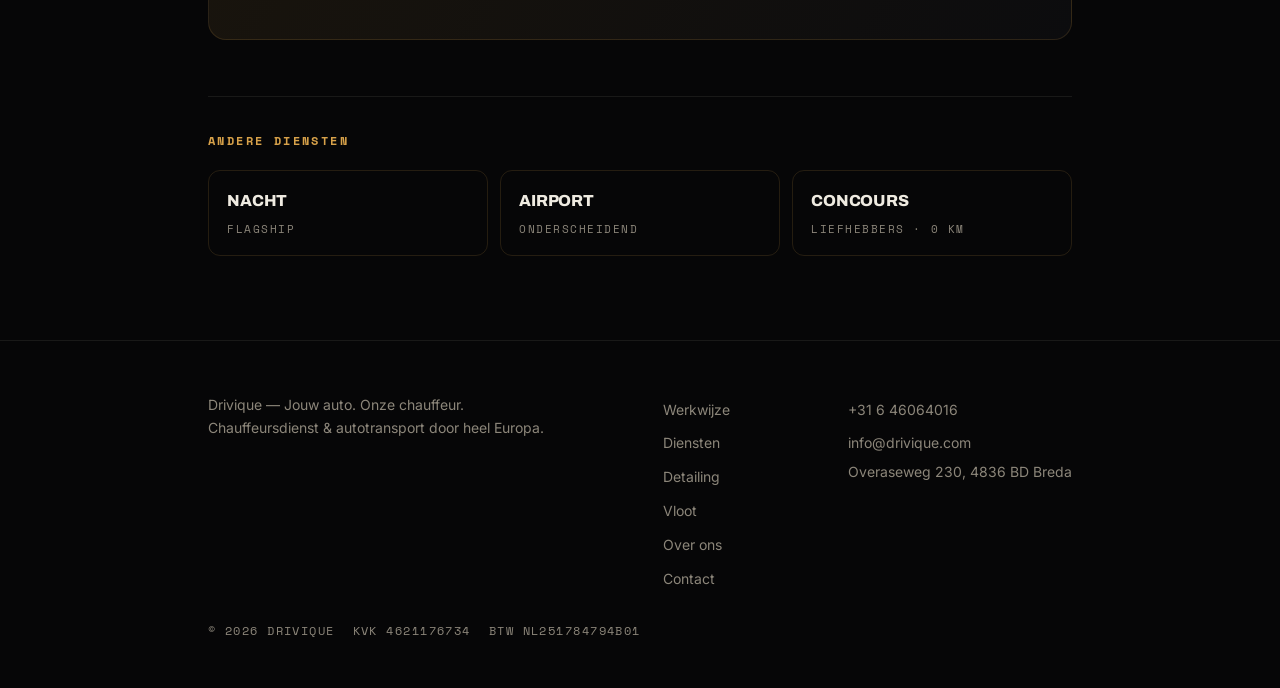
<file: diensten/relocate.html>
<!DOCTYPE html>
<html lang="nl"><head><meta charset="UTF-8">
<meta name="viewport" content="width=device-width, initial-scale=1.0, viewport-fit=cover">
<meta name="color-scheme" content="dark"><meta name="theme-color" content="#060607">
<title>Auto van A naar B laten brengen | Drivique autotransport</title>
<meta name="description" content="Auto laten verplaatsen van A naar B — verhuizing, dealer of tweede huis. Gereden of op trailer, door heel Europa. Jij hoeft nergens te zijn. Drivique.">
<meta name="robots" content="index, follow">
<link rel="canonical" href="https://drivique.com/diensten/relocate">
<link rel="icon" type="image/png" href="/images/logo.png"><link rel="apple-touch-icon" href="/apple-touch-icon.png">
<meta property="og:type" content="website"><meta property="og:site_name" content="Drivique">
<meta property="og:title" content="Auto van A naar B laten brengen | Drivique autotransport"><meta property="og:description" content="Auto laten verplaatsen van A naar B — verhuizing, dealer of tweede huis. Gereden of op trailer, door heel Europa. Jij hoeft nergens te zijn. Drivique.">
<meta property="og:url" content="https://drivique.com/diensten/relocate"><meta property="og:image" content="https://drivique.com/og.jpg"><meta property="og:image:width" content="1200"><meta property="og:image:height" content="630"><meta property="og:locale" content="nl_NL">
<meta name="twitter:card" content="summary_large_image"><meta name="twitter:title" content="Auto van A naar B laten brengen | Drivique autotransport">
<meta name="twitter:description" content="Auto laten verplaatsen van A naar B — verhuizing, dealer of tweede huis. Gereden of op trailer, door heel Europa. Jij hoeft nergens te zijn. Drivique."><meta name="twitter:image" content="https://drivique.com/og.jpg">
<link rel="preload" href="/fonts/archivo-latin-900-normal.woff2" as="font" type="font/woff2" crossorigin><link rel="preload" href="/fonts/inter-latin-400-normal.woff2" as="font" type="font/woff2" crossorigin><link rel="stylesheet" href="/fonts/fonts.css">
<style>
:root{--black:#060607;--panel:#0C0C0E;--bone:#EFEBE1;--grey:#8C867A;--gold:#D8A24A;--gold-hi:#F7E3A3;--gold-deep:#A9781F;--line:rgba(216,162,74,.15);--hair:rgba(239,235,225,.08);--display:"Archivo",system-ui,sans-serif;--body:"Inter",system-ui,sans-serif;--mono:"Space Mono",ui-monospace,monospace;--grad:linear-gradient(135deg,#F7E3A3,#D8A24A 46%,#A9781F);--ease:cubic-bezier(.16,1,.3,1);color-scheme:dark}
*{box-sizing:border-box;margin:0;padding:0}
html{scroll-behavior:smooth;-webkit-text-size-adjust:100%;background:#060607}
body{background:var(--black);color:var(--bone);font-family:var(--body);line-height:1.7;-webkit-font-smoothing:antialiased;overflow-x:hidden;min-height:100vh;-webkit-tap-highlight-color:transparent}
.wrap{max-width:920px;margin:0 auto;padding:0 28px}
a{color:var(--gold-hi)}
.goldflat{color:#EAC77E}
nav{position:sticky;top:0;z-index:50;background:rgba(6,6,7,.8);-webkit-backdrop-filter:blur(16px);backdrop-filter:blur(16px);border-bottom:1px solid var(--hair)}
.nav-in{max-width:1180px;margin:0 auto;padding:15px 28px;display:flex;align-items:center;justify-content:space-between}
.logo{display:flex;align-items:center;gap:10px;font-family:var(--display);font-weight:900;font-size:20px;text-transform:uppercase;letter-spacing:.02em;color:var(--bone);text-decoration:none}
.logo img{height:1.35em}
.logo .d{color:var(--gold)}
.btn{display:inline-block;font-family:var(--body);font-weight:600;font-size:14px;color:#0A0A0A;background:var(--grad);border-radius:100px;padding:11px 24px;text-decoration:none;transition:transform .35s var(--ease),box-shadow .35s var(--ease)}
.btn:hover{transform:translateY(-2px);box-shadow:0 12px 34px rgba(216,162,74,.32)}
.hero{position:relative;overflow:hidden;border-bottom:1px solid var(--hair)}
.hero .ph{position:absolute;inset:0;background-size:cover;background-position:center;filter:grayscale(.2) brightness(.5)}
.hero::after{content:"";position:absolute;inset:0;background:linear-gradient(180deg,rgba(6,6,7,.6),rgba(6,6,7,.9))}
.hero .inner{position:relative;z-index:2;padding:96px 0 68px}
.crumb{font-family:var(--mono);font-size:11px;letter-spacing:.16em;text-transform:uppercase;color:var(--grey)}
.crumb a{color:var(--grey);text-decoration:none}.crumb a:hover{color:var(--gold)}
.kick{font-family:var(--mono);font-size:11px;letter-spacing:.22em;text-transform:uppercase;color:var(--gold);margin:22px 0 14px;display:block}
h1{font-family:var(--display);font-weight:900;font-size:clamp(38px,7vw,74px);line-height:.95;letter-spacing:-.03em;text-transform:uppercase}
.lead{margin-top:20px;color:#d6d1c5;font-size:clamp(16px,2vw,19px);max-width:52ch}
main{padding:64px 0}
main h2{font-family:var(--display);font-weight:800;font-size:clamp(24px,3.4vw,34px);letter-spacing:-.02em;text-transform:uppercase;margin:44px 0 16px}
main h2:first-child{margin-top:0}
main p{color:#c9c4b8;font-size:17px;margin-bottom:16px;max-width:60ch}
main ul{list-style:none;margin:18px 0;max-width:60ch}
main li{position:relative;padding-left:26px;margin-bottom:11px;color:#c9c4b8}
main li::before{content:"";position:absolute;left:0;top:11px;width:7px;height:7px;border-radius:50%;background:var(--grad)}
.cta-band{border:1px solid var(--line);border-radius:18px;padding:40px;margin-top:56px;background:linear-gradient(120deg,#1A150D,var(--panel));text-align:center}
.cta-band h3{font-family:var(--display);font-weight:900;font-size:clamp(24px,4vw,38px);text-transform:uppercase;letter-spacing:-.02em}
.cta-band p{margin:12px auto 22px;max-width:46ch}
.cta-row{display:flex;gap:14px;justify-content:center;flex-wrap:wrap}
.ghost{color:var(--bone);text-decoration:none;font-weight:600;font-size:14px;padding:11px 22px;border:1px solid var(--line);border-radius:100px}
.ghost:hover{border-color:var(--gold);color:var(--gold-hi)}
.related{margin-top:56px;border-top:1px solid var(--hair);padding-top:34px}
.related h4{font-family:var(--mono);font-size:11px;letter-spacing:.2em;text-transform:uppercase;color:var(--gold);margin-bottom:18px}
.related-grid{display:grid;grid-template-columns:repeat(3,1fr);gap:12px}
.related a{display:block;border:1px solid var(--line);border-radius:12px;padding:16px 18px;text-decoration:none;color:var(--bone);font-family:var(--display);font-weight:800;text-transform:uppercase;font-size:16px;letter-spacing:-.01em;transition:border-color .35s}
.related a:hover{border-color:var(--gold)}
.related a span{display:block;font-family:var(--mono);font-weight:400;font-size:10px;letter-spacing:.14em;color:var(--grey);text-transform:uppercase;margin-top:6px}
footer{border-top:1px solid var(--hair);padding:52px 0 46px;margin-top:20px}
footer .cols{display:flex;justify-content:space-between;flex-wrap:wrap;gap:24px;font-size:14px;color:var(--grey)}
footer a{color:var(--grey);text-decoration:none}footer a:hover{color:var(--bone)}
.foot-meta{margin-top:26px;font-family:var(--mono);font-size:11px;letter-spacing:.12em;text-transform:uppercase;color:var(--grey);display:flex;gap:18px;flex-wrap:wrap}
@media(max-width:720px){.related-grid{grid-template-columns:1fr}}

.burger{display:flex;flex-direction:column;justify-content:center;gap:5px;width:44px;height:44px;background:none;border:1px solid var(--line);border-radius:10px;cursor:pointer;padding:0 11px;transition:border-color .3s}
.burger:hover{border-color:var(--gold)}
.burger span{display:block;height:2px;width:100%;background:var(--bone);border-radius:2px;transition:transform .4s var(--ease),opacity .3s}
.burger.open span:nth-child(1){transform:translateY(7px) rotate(45deg)}
.burger.open span:nth-child(2){opacity:0}
.burger.open span:nth-child(3){transform:translateY(-7px) rotate(-45deg)}
.menu{position:fixed;inset:0;z-index:150;background:rgba(6,6,7,.98);-webkit-backdrop-filter:blur(10px);backdrop-filter:blur(10px);opacity:0;visibility:hidden;transition:opacity .45s var(--ease),visibility .45s;display:flex;flex-direction:column;justify-content:center;padding:96px 32px 40px}
.menu.open{opacity:1;visibility:visible}
.menu-inner{max-width:1000px;margin:0 auto;width:100%;display:grid;grid-template-columns:1fr 1fr;gap:40px}
.menu-col .menu-h{font-family:var(--mono);font-size:11px;letter-spacing:.24em;text-transform:uppercase;color:var(--gold);display:block;margin-bottom:18px;padding-bottom:12px;border-bottom:1px solid var(--hair)}
.menu-col a{display:block;font-family:var(--display);font-weight:800;font-size:clamp(22px,3.4vw,34px);letter-spacing:-.02em;text-transform:uppercase;color:var(--bone);text-decoration:none;padding:7px 0;transition:color .25s}
.menu-col a:hover{color:var(--gold)}
.menu-foot{max-width:1000px;margin:44px auto 0;width:100%;display:flex;align-items:center;gap:22px;flex-wrap:wrap;border-top:1px solid var(--hair);padding-top:26px}
.menu-foot a:not(.btn){font-family:var(--mono);font-size:12px;letter-spacing:.1em;color:var(--grey);text-decoration:none}
.menu-foot a:not(.btn):hover{color:var(--gold-hi)}
.menu-foot .btn{margin-left:auto}
@media(max-width:640px){.menu-inner{grid-template-columns:1fr;gap:30px}.menu-foot .btn{margin-left:0;width:100%;text-align:center}}

/* ================= v4 ================= */
:root{--gutter:28px}
@media(max-width:600px){:root{--gutter:20px}}
.wrap{padding-left:max(var(--gutter),env(safe-area-inset-left))!important;padding-right:max(var(--gutter),env(safe-area-inset-right))!important}
.nav-in{padding-left:max(var(--gutter),env(safe-area-inset-left));padding-right:max(var(--gutter),env(safe-area-inset-right))}
h1,h2,h3{text-wrap:balance} p,li{text-wrap:pretty}
.btn{white-space:nowrap}
.burger{margin-left:10px}
.logo img{width:auto}
.logo{min-height:44px}
.hero .inner{padding-top:clamp(84px,13vw,150px);padding-bottom:clamp(56px,8vw,96px)}
h1{font-size:clamp(28px,8vw,74px);overflow-wrap:break-word;-webkit-hyphens:auto;hyphens:auto}
.crumb,.kick,.related h4,.foot-meta{font-size:12px}
.related a span{font-size:11px}
.crumb a{display:inline-block;padding:8px 0}
footer a{display:inline-block;padding:5px 0}
.cta-band{padding:clamp(26px,5vw,44px)}
.cta-row a{min-height:44px;display:inline-flex;align-items:center}
@media(max-width:600px){
 .logo{font-size:17px;gap:8px}
 .nav-in .btn{padding:11px 16px;font-size:13px}
 main{padding:48px 0}
 main p{font-size:16.5px}
 .cta-row{flex-direction:column;align-items:stretch}
 .cta-row a{justify-content:center}
}
@media(max-width:359px){.nav-in .btn{display:none}}
@media(min-width:1700px){
 .wrap{max-width:1040px}
 .logo{font-size:23px}
 h1{font-size:88px}.lead{font-size:21px}
 main h2{font-size:40px} main p,main li{font-size:19px}
 .crumb,.kick,.related h4,.foot-meta{font-size:13px}
}
@media(prefers-reduced-motion:reduce){html{scroll-behavior:auto}}

.mbar{position:fixed;left:0;right:0;bottom:0;z-index:100;display:none;gap:10px;
 padding:10px max(var(--gutter),env(safe-area-inset-left)) calc(10px + env(safe-area-inset-bottom)) max(var(--gutter),env(safe-area-inset-right));
 background:rgba(6,6,7,.88);-webkit-backdrop-filter:blur(14px);backdrop-filter:blur(14px);border-top:1px solid var(--hair);
 transform:translateY(110%);transition:transform .45s var(--ease)}
.mbar.show{transform:none}
.mbar a{flex:1;display:flex;align-items:center;justify-content:center;min-height:48px;border-radius:100px;font-family:var(--body);font-weight:600;font-size:15px;text-decoration:none;white-space:nowrap}
.mbar .mbar-call{border:1px solid var(--line);color:var(--bone)}
.mbar .btn{padding:0}
@media(max-width:900px){.mbar{display:flex}body{padding-bottom:calc(68px + env(safe-area-inset-bottom))}}
@media print{.mbar{display:none}}

nav{z-index:120}
.menu{z-index:115;overflow-y:auto;-webkit-overflow-scrolling:touch;overscroll-behavior:contain;justify-content:flex-start;
 padding:max(104px,calc(env(safe-area-inset-top) + 92px)) max(var(--gutter),env(safe-area-inset-right)) calc(40px + env(safe-area-inset-bottom)) max(var(--gutter),env(safe-area-inset-left))}
@media(min-height:860px) and (min-width:641px){.menu{justify-content:center}}
@media(max-width:640px){.menu-col a{font-size:22px;padding:10px 0}.menu-inner{gap:26px}}
.burger{flex-shrink:0;width:44px;height:44px}
a:focus-visible,button:focus-visible,[role=button]:focus-visible{outline:2px solid var(--gold);outline-offset:3px}

.snav{display:none}
@media(min-width:1100px){.snav{display:flex;align-items:center;gap:26px;margin-right:26px}
 .snav a{color:var(--bone);text-decoration:none;font-size:14px;font-weight:500;opacity:.82;padding:12px 0;transition:opacity .3s,color .3s}
 .snav a:hover{opacity:1;color:var(--gold-hi)}}
.foot-nav a{display:inline-flex;align-items:center;min-height:32px}
</style>
<script type="application/ld+json">
{"@context":"https://schema.org","@type":"Service","name":"Relocate - Drivique","serviceType":"Relocate & verplaatsen",
"provider":{"@type":"AutomotiveBusiness","name":"Drivique","telephone":"+31646064016","email":"info@drivique.com","url":"https://drivique.com/",
"address":{"@type":"PostalAddress","streetAddress":"Overaseweg 230","postalCode":"4836 BD","addressLocality":"Breda","addressCountry":"NL"}},
"areaServed":{"@type":"Place","name":"Europa"},"url":"https://drivique.com/diensten/relocate"}
</script>
<script type="application/ld+json">
{"@context":"https://schema.org","@type":"BreadcrumbList","itemListElement":[
{"@type":"ListItem","position":1,"name":"Home","item":"https://drivique.com/"},
{"@type":"ListItem","position":2,"name":"Diensten","item":"https://drivique.com/#diensten"},
{"@type":"ListItem","position":3,"name":"Relocate","item":"https://drivique.com/diensten/relocate"}]}
</script>
</head><body>
<nav><div class="nav-in"><a class="logo" href="../"><img src="../images/logo.png" alt="" width="398" height="396">Drivique<span class="d">.</span></a><span style="display:flex;align-items:center"><span class="snav"><a href="../werkwijze">Werkwijze</a><a href="../diensten">Diensten</a><a href="../detailing">Detailing</a><a href="../vloot">Vloot</a><a href="../over-ons">Over ons</a><a href="../contact">Contact</a></span><a class="btn" href="../contact#boeken-relocate">Plan je rit</a><button class="burger" id="burger" aria-label="Menu" aria-expanded="false"><span></span><span></span><span></span></button></span></div></nav>
<div class="menu" id="menu" aria-hidden="true">
  <div class="menu-inner">
    <div class="menu-col">
      <span class="menu-h">Pagina's</span>
      <a href=".././">Home</a>
      <a href="../werkwijze">Zo werkt het</a>
      <a href="../diensten">Diensten</a>
      <a href="../detailing">Wassen &amp; detailing</a>
      <a href="../vloot">Onze vloot</a>
      <a href="../over-ons">Over Drivique</a>
      <a href="../contact">Contact</a>
    </div>
    <div class="menu-col">
      <span class="menu-h">Diensten</span>
      <a href="../diensten/nacht">Nacht</a>
      <a href="../diensten/airport">Airport</a>
      <a href="../diensten/concours">Concours</a>
      <a href="../diensten/zorg">Zorg</a>
      <a href="../diensten/relocate" aria-current="page">Relocate</a>
      <a href="../diensten/business">Business</a>
      <a href="../detailing">Detailing</a>
    </div>
  </div>
  <div class="menu-foot">
    <a href="tel:+31646064016">+31 6 46064016</a>
    <a href="mailto:info@drivique.com">info@drivique.com</a>
    <a class="btn" href="../contact#boeken-relocate">Plan je rit</a>
  </div>
</div>
<header class="hero"><div class="ph" style="background-image:url('../images/singer-911-trailer.webp')"></div><div class="wrap inner">
<div class="crumb"><a href="../">Home</a> / <a href="../diensten">Diensten</a> / Relocate</div>
<span class="kick">Transport</span>
<h1>Relocate &amp; verplaatsen</h1>
<p class="lead">Auto van A naar B. Verhuizing, dealer, tweede huis. Gereden of getrailerd — jij hoeft nergens te zijn.</p>
</div></header>
<main><div class="wrap">
<h2>Je auto verplaatst zonder gedoe</h2><p>Moet je auto naar een andere locatie — een verhuizing, de dealer voor onderhoud, je tweede huis of een nieuwe eigenaar? Drivique haalt hem op en brengt hem waar hij moet zijn. Gereden of op trailer, jij kiest. Je hoeft er zelf niet bij te zijn.</p><h2>Door heel Europa</h2><p>Of het nu om één auto gaat of een verhuizing over de grens: we regelen het volledige traject. Ophalen, vervoeren en afleveren — netjes op tijd en met dezelfde zorg als voor onze eigen auto. Ook onderdeel van wagenparkbeheer voor bedrijven.</p>
<ul><li>Gereden of op trailer — jij kiest</li><li>Ophalen en afleveren op locatie</li><li>Door heel Europa</li><li>Ook voor bedrijven en wagenparken</li></ul>
<div class="cta-band"><h3>Plan je relocate</h3><p>Vertel ons waarheen en wanneer. Wij reageren meestal binnen 24 uur.</p>
<div class="cta-row"><a class="btn" href="../contact#boeken-relocate">Plan je rit</a><a class="ghost" href="tel:+31646064016">Bel +31 6 46064016</a><a class="ghost" href="mailto:info@drivique.com">info@drivique.com</a></div></div>
<div class="related"><h4>Andere diensten</h4><div class="related-grid"><a href="nacht">Nacht<span>Flagship</span></a><a href="airport">Airport<span>Onderscheidend</span></a><a href="concours">Concours<span>Liefhebbers · 0 km</span></a></div></div>
</div></main>
<footer><div class="wrap"><div class="cols">
<div>Drivique &mdash; Jouw auto. Onze chauffeur.<br>Chauffeursdienst &amp; autotransport door heel Europa.</div>
<div class="foot-nav"><a href="../werkwijze">Werkwijze</a><br><a href="../diensten">Diensten</a><br><a href="../detailing">Detailing</a><br><a href="../vloot">Vloot</a><br><a href="../over-ons">Over ons</a><br><a href="../contact">Contact</a></div>
<div><a href="tel:+31646064016">+31 6 46064016</a><br><a href="mailto:info@drivique.com">info@drivique.com</a><br>Overaseweg 230, 4836 BD Breda</div>
</div><div class="foot-meta"><span>&copy; 2026 Drivique</span><span>KvK 4621176734</span><span>BTW NL251784794B01</span></div></div></footer>
<div class="mbar" id="mbar" aria-label="Snel contact"><a class="mbar-call" href="tel:+31646064016">Bel direct</a><a class="btn" href="../contact#boeken-relocate">Plan je rit</a></div>
<script>(function(){var b=document.getElementById('burger'),m=document.getElementById('menu');if(!b||!m)return;function c(){b.classList.remove('open');m.classList.remove('open');b.setAttribute('aria-expanded','false');m.setAttribute('aria-hidden','true');document.body.style.overflow='';}function t(){var o=m.classList.toggle('open');b.classList.toggle('open',o);b.setAttribute('aria-expanded',o);m.setAttribute('aria-hidden',!o);document.body.style.overflow=o?'hidden':'';}b.addEventListener('click',t);m.querySelectorAll('a').forEach(function(a){a.addEventListener('click',c);});document.addEventListener('keydown',function(e){if(e.key==='Escape')c();});})();</script>
<script>(function(){var mb=document.getElementById('mbar');if(!mb)return;var raf=0;function u(){raf=0;mb.classList.toggle('show',(window.pageYOffset||0)>window.innerHeight*0.4);}window.addEventListener('scroll',function(){if(!raf)raf=requestAnimationFrame(u);},{passive:true});u();})();</script></body></html>
</file>
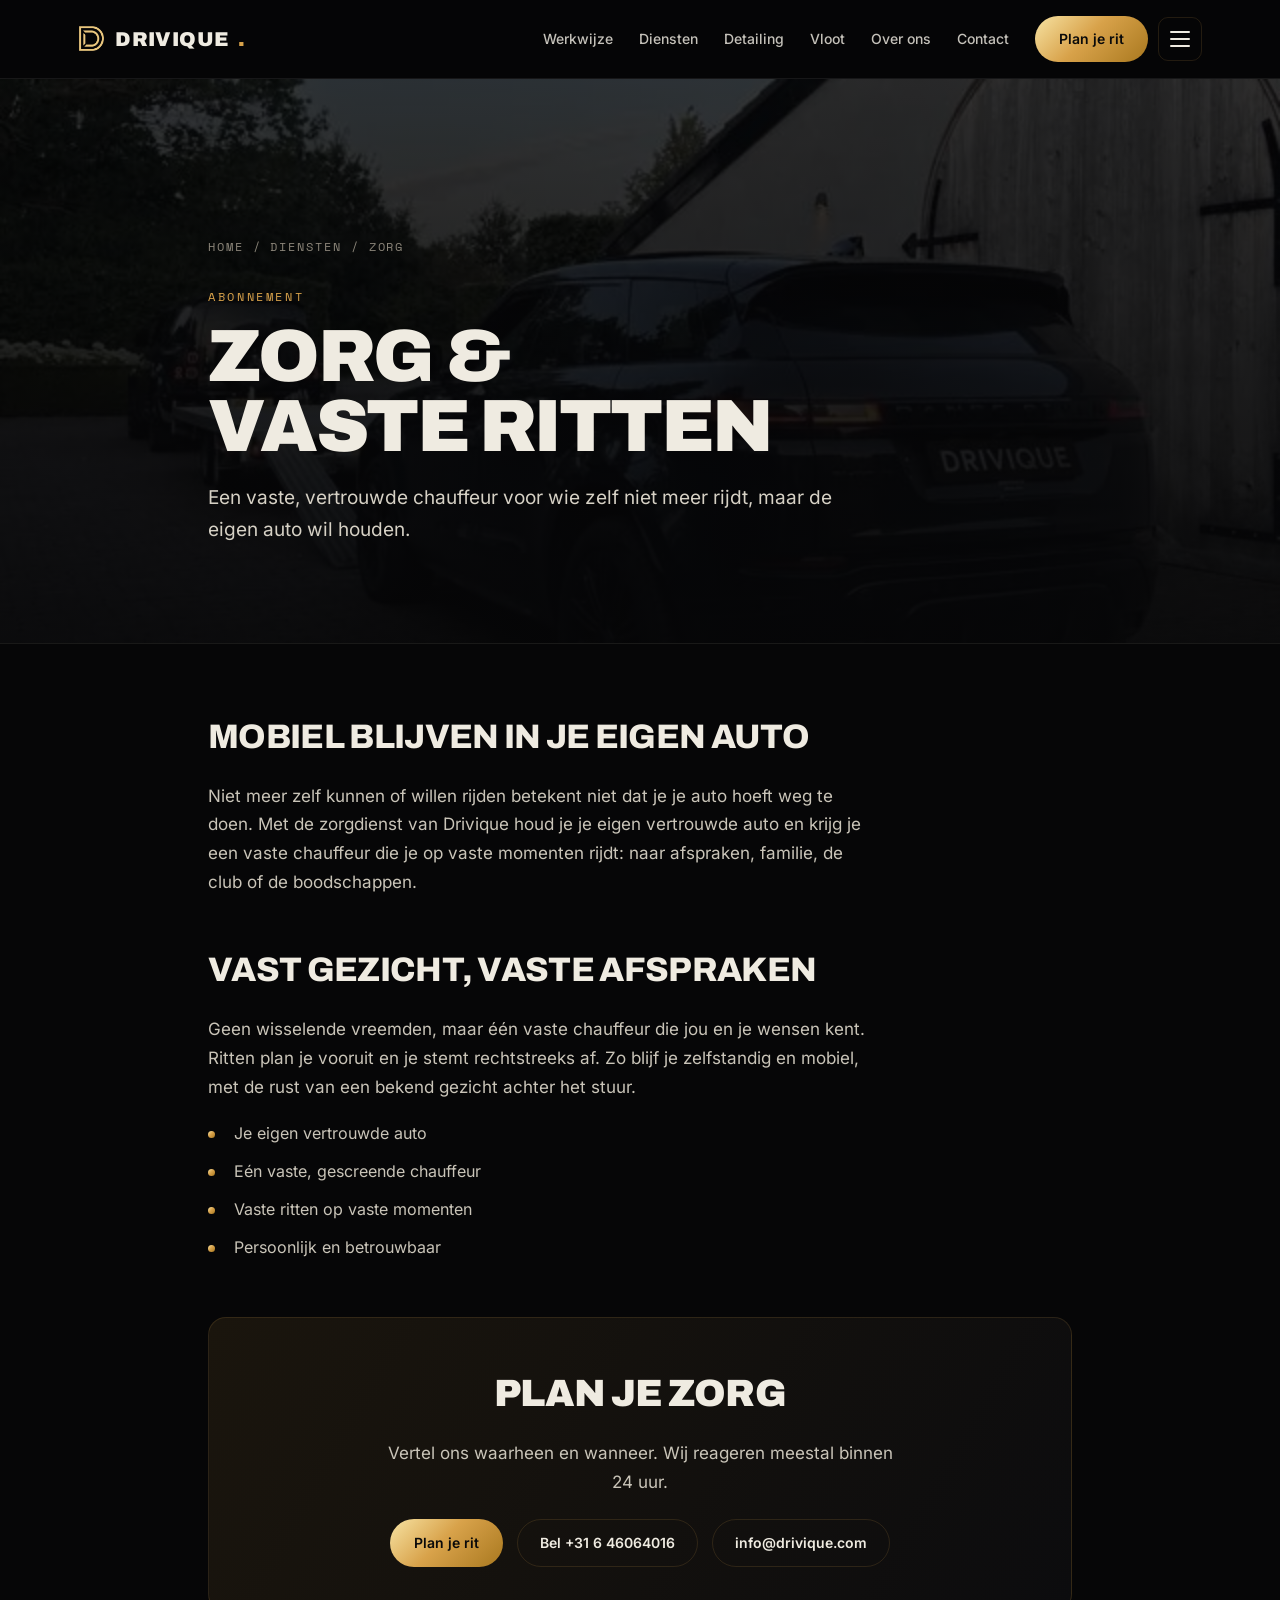
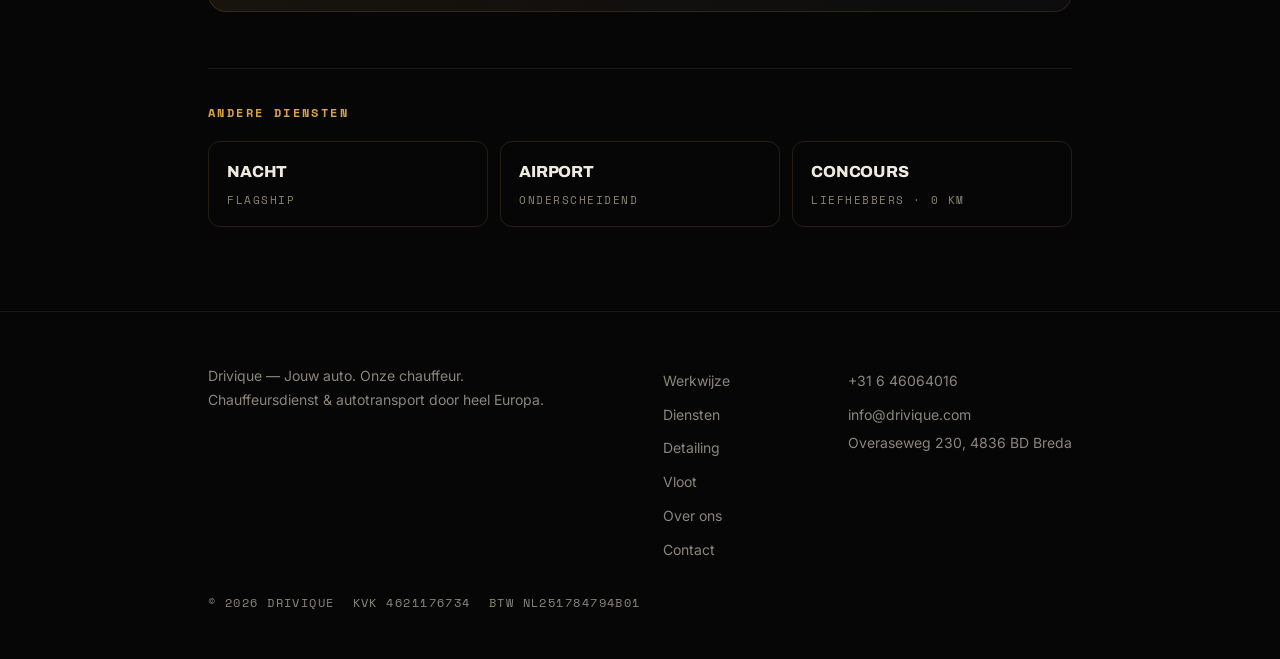
<file: diensten/zorg.html>
<!DOCTYPE html>
<html lang="nl"><head><meta charset="UTF-8">
<meta name="viewport" content="width=device-width, initial-scale=1.0, viewport-fit=cover">
<meta name="color-scheme" content="dark"><meta name="theme-color" content="#060607">
<title>Vaste chauffeur voor wie zelf niet meer rijdt | Drivique</title>
<meta name="description" content="Drivique biedt een vaste, vertrouwde chauffeur voor wie zelf niet meer rijdt maar de eigen auto wil houden. Vaste ritten, vast gezicht, eigen auto.">
<meta name="robots" content="index, follow">
<link rel="canonical" href="https://drivique.com/diensten/zorg">
<link rel="icon" type="image/png" href="/images/logo.png"><link rel="apple-touch-icon" href="/apple-touch-icon.png">
<meta property="og:type" content="website"><meta property="og:site_name" content="Drivique">
<meta property="og:title" content="Vaste chauffeur voor wie zelf niet meer rijdt | Drivique"><meta property="og:description" content="Drivique biedt een vaste, vertrouwde chauffeur voor wie zelf niet meer rijdt maar de eigen auto wil houden. Vaste ritten, vast gezicht, eigen auto.">
<meta property="og:url" content="https://drivique.com/diensten/zorg"><meta property="og:image" content="https://drivique.com/og.jpg"><meta property="og:image:width" content="1200"><meta property="og:image:height" content="630"><meta property="og:locale" content="nl_NL">
<meta name="twitter:card" content="summary_large_image"><meta name="twitter:title" content="Vaste chauffeur voor wie zelf niet meer rijdt | Drivique">
<meta name="twitter:description" content="Drivique biedt een vaste, vertrouwde chauffeur voor wie zelf niet meer rijdt maar de eigen auto wil houden. Vaste ritten, vast gezicht, eigen auto."><meta name="twitter:image" content="https://drivique.com/og.jpg">
<link rel="preload" href="/fonts/archivo-latin-900-normal.woff2" as="font" type="font/woff2" crossorigin><link rel="preload" href="/fonts/inter-latin-400-normal.woff2" as="font" type="font/woff2" crossorigin><link rel="stylesheet" href="/fonts/fonts.css">
<style>
:root{--black:#060607;--panel:#0C0C0E;--bone:#EFEBE1;--grey:#8C867A;--gold:#D8A24A;--gold-hi:#F7E3A3;--gold-deep:#A9781F;--line:rgba(216,162,74,.15);--hair:rgba(239,235,225,.08);--display:"Archivo",system-ui,sans-serif;--body:"Inter",system-ui,sans-serif;--mono:"Space Mono",ui-monospace,monospace;--grad:linear-gradient(135deg,#F7E3A3,#D8A24A 46%,#A9781F);--ease:cubic-bezier(.16,1,.3,1);color-scheme:dark}
*{box-sizing:border-box;margin:0;padding:0}
html{scroll-behavior:smooth;-webkit-text-size-adjust:100%;background:#060607}
body{background:var(--black);color:var(--bone);font-family:var(--body);line-height:1.7;-webkit-font-smoothing:antialiased;overflow-x:hidden;min-height:100vh;-webkit-tap-highlight-color:transparent}
.wrap{max-width:920px;margin:0 auto;padding:0 28px}
a{color:var(--gold-hi)}
.goldflat{color:#EAC77E}
nav{position:sticky;top:0;z-index:50;background:rgba(6,6,7,.8);-webkit-backdrop-filter:blur(16px);backdrop-filter:blur(16px);border-bottom:1px solid var(--hair)}
.nav-in{max-width:1180px;margin:0 auto;padding:15px 28px;display:flex;align-items:center;justify-content:space-between}
.logo{display:flex;align-items:center;gap:10px;font-family:var(--display);font-weight:900;font-size:20px;text-transform:uppercase;letter-spacing:.02em;color:var(--bone);text-decoration:none}
.logo img{height:1.35em}
.logo .d{color:var(--gold)}
.btn{display:inline-block;font-family:var(--body);font-weight:600;font-size:14px;color:#0A0A0A;background:var(--grad);border-radius:100px;padding:11px 24px;text-decoration:none;transition:transform .35s var(--ease),box-shadow .35s var(--ease)}
.btn:hover{transform:translateY(-2px);box-shadow:0 12px 34px rgba(216,162,74,.32)}
.hero{position:relative;overflow:hidden;border-bottom:1px solid var(--hair)}
.hero .ph{position:absolute;inset:0;background-size:cover;background-position:center;filter:grayscale(.2) brightness(.5)}
.hero::after{content:"";position:absolute;inset:0;background:linear-gradient(180deg,rgba(6,6,7,.6),rgba(6,6,7,.9))}
.hero .inner{position:relative;z-index:2;padding:96px 0 68px}
.crumb{font-family:var(--mono);font-size:11px;letter-spacing:.16em;text-transform:uppercase;color:var(--grey)}
.crumb a{color:var(--grey);text-decoration:none}.crumb a:hover{color:var(--gold)}
.kick{font-family:var(--mono);font-size:11px;letter-spacing:.22em;text-transform:uppercase;color:var(--gold);margin:22px 0 14px;display:block}
h1{font-family:var(--display);font-weight:900;font-size:clamp(38px,7vw,74px);line-height:.95;letter-spacing:-.03em;text-transform:uppercase}
.lead{margin-top:20px;color:#d6d1c5;font-size:clamp(16px,2vw,19px);max-width:52ch}
main{padding:64px 0}
main h2{font-family:var(--display);font-weight:800;font-size:clamp(24px,3.4vw,34px);letter-spacing:-.02em;text-transform:uppercase;margin:44px 0 16px}
main h2:first-child{margin-top:0}
main p{color:#c9c4b8;font-size:17px;margin-bottom:16px;max-width:60ch}
main ul{list-style:none;margin:18px 0;max-width:60ch}
main li{position:relative;padding-left:26px;margin-bottom:11px;color:#c9c4b8}
main li::before{content:"";position:absolute;left:0;top:11px;width:7px;height:7px;border-radius:50%;background:var(--grad)}
.cta-band{border:1px solid var(--line);border-radius:18px;padding:40px;margin-top:56px;background:linear-gradient(120deg,#1A150D,var(--panel));text-align:center}
.cta-band h3{font-family:var(--display);font-weight:900;font-size:clamp(24px,4vw,38px);text-transform:uppercase;letter-spacing:-.02em}
.cta-band p{margin:12px auto 22px;max-width:46ch}
.cta-row{display:flex;gap:14px;justify-content:center;flex-wrap:wrap}
.ghost{color:var(--bone);text-decoration:none;font-weight:600;font-size:14px;padding:11px 22px;border:1px solid var(--line);border-radius:100px}
.ghost:hover{border-color:var(--gold);color:var(--gold-hi)}
.related{margin-top:56px;border-top:1px solid var(--hair);padding-top:34px}
.related h4{font-family:var(--mono);font-size:11px;letter-spacing:.2em;text-transform:uppercase;color:var(--gold);margin-bottom:18px}
.related-grid{display:grid;grid-template-columns:repeat(3,1fr);gap:12px}
.related a{display:block;border:1px solid var(--line);border-radius:12px;padding:16px 18px;text-decoration:none;color:var(--bone);font-family:var(--display);font-weight:800;text-transform:uppercase;font-size:16px;letter-spacing:-.01em;transition:border-color .35s}
.related a:hover{border-color:var(--gold)}
.related a span{display:block;font-family:var(--mono);font-weight:400;font-size:10px;letter-spacing:.14em;color:var(--grey);text-transform:uppercase;margin-top:6px}
footer{border-top:1px solid var(--hair);padding:52px 0 46px;margin-top:20px}
footer .cols{display:flex;justify-content:space-between;flex-wrap:wrap;gap:24px;font-size:14px;color:var(--grey)}
footer a{color:var(--grey);text-decoration:none}footer a:hover{color:var(--bone)}
.foot-meta{margin-top:26px;font-family:var(--mono);font-size:11px;letter-spacing:.12em;text-transform:uppercase;color:var(--grey);display:flex;gap:18px;flex-wrap:wrap}
@media(max-width:720px){.related-grid{grid-template-columns:1fr}}

.burger{display:flex;flex-direction:column;justify-content:center;gap:5px;width:44px;height:44px;background:none;border:1px solid var(--line);border-radius:10px;cursor:pointer;padding:0 11px;transition:border-color .3s}
.burger:hover{border-color:var(--gold)}
.burger span{display:block;height:2px;width:100%;background:var(--bone);border-radius:2px;transition:transform .4s var(--ease),opacity .3s}
.burger.open span:nth-child(1){transform:translateY(7px) rotate(45deg)}
.burger.open span:nth-child(2){opacity:0}
.burger.open span:nth-child(3){transform:translateY(-7px) rotate(-45deg)}
.menu{position:fixed;inset:0;z-index:150;background:rgba(6,6,7,.98);-webkit-backdrop-filter:blur(10px);backdrop-filter:blur(10px);opacity:0;visibility:hidden;transition:opacity .45s var(--ease),visibility .45s;display:flex;flex-direction:column;justify-content:center;padding:96px 32px 40px}
.menu.open{opacity:1;visibility:visible}
.menu-inner{max-width:1000px;margin:0 auto;width:100%;display:grid;grid-template-columns:1fr 1fr;gap:40px}
.menu-col .menu-h{font-family:var(--mono);font-size:11px;letter-spacing:.24em;text-transform:uppercase;color:var(--gold);display:block;margin-bottom:18px;padding-bottom:12px;border-bottom:1px solid var(--hair)}
.menu-col a{display:block;font-family:var(--display);font-weight:800;font-size:clamp(22px,3.4vw,34px);letter-spacing:-.02em;text-transform:uppercase;color:var(--bone);text-decoration:none;padding:7px 0;transition:color .25s}
.menu-col a:hover{color:var(--gold)}
.menu-foot{max-width:1000px;margin:44px auto 0;width:100%;display:flex;align-items:center;gap:22px;flex-wrap:wrap;border-top:1px solid var(--hair);padding-top:26px}
.menu-foot a:not(.btn){font-family:var(--mono);font-size:12px;letter-spacing:.1em;color:var(--grey);text-decoration:none}
.menu-foot a:not(.btn):hover{color:var(--gold-hi)}
.menu-foot .btn{margin-left:auto}
@media(max-width:640px){.menu-inner{grid-template-columns:1fr;gap:30px}.menu-foot .btn{margin-left:0;width:100%;text-align:center}}

/* ================= v4 ================= */
:root{--gutter:28px}
@media(max-width:600px){:root{--gutter:20px}}
.wrap{padding-left:max(var(--gutter),env(safe-area-inset-left))!important;padding-right:max(var(--gutter),env(safe-area-inset-right))!important}
.nav-in{padding-left:max(var(--gutter),env(safe-area-inset-left));padding-right:max(var(--gutter),env(safe-area-inset-right))}
h1,h2,h3{text-wrap:balance} p,li{text-wrap:pretty}
.btn{white-space:nowrap}
.burger{margin-left:10px}
.logo img{width:auto}
.logo{min-height:44px}
.hero .inner{padding-top:clamp(84px,13vw,150px);padding-bottom:clamp(56px,8vw,96px)}
h1{font-size:clamp(28px,8vw,74px);overflow-wrap:break-word;-webkit-hyphens:auto;hyphens:auto}
.crumb,.kick,.related h4,.foot-meta{font-size:12px}
.related a span{font-size:11px}
.crumb a{display:inline-block;padding:8px 0}
footer a{display:inline-block;padding:5px 0}
.cta-band{padding:clamp(26px,5vw,44px)}
.cta-row a{min-height:44px;display:inline-flex;align-items:center}
@media(max-width:600px){
 .logo{font-size:17px;gap:8px}
 .nav-in .btn{padding:11px 16px;font-size:13px}
 main{padding:48px 0}
 main p{font-size:16.5px}
 .cta-row{flex-direction:column;align-items:stretch}
 .cta-row a{justify-content:center}
}
@media(max-width:359px){.nav-in .btn{display:none}}
@media(min-width:1700px){
 .wrap{max-width:1040px}
 .logo{font-size:23px}
 h1{font-size:88px}.lead{font-size:21px}
 main h2{font-size:40px} main p,main li{font-size:19px}
 .crumb,.kick,.related h4,.foot-meta{font-size:13px}
}
@media(prefers-reduced-motion:reduce){html{scroll-behavior:auto}}

.mbar{position:fixed;left:0;right:0;bottom:0;z-index:100;display:none;gap:10px;
 padding:10px max(var(--gutter),env(safe-area-inset-left)) calc(10px + env(safe-area-inset-bottom)) max(var(--gutter),env(safe-area-inset-right));
 background:rgba(6,6,7,.88);-webkit-backdrop-filter:blur(14px);backdrop-filter:blur(14px);border-top:1px solid var(--hair);
 transform:translateY(110%);transition:transform .45s var(--ease)}
.mbar.show{transform:none}
.mbar a{flex:1;display:flex;align-items:center;justify-content:center;min-height:48px;border-radius:100px;font-family:var(--body);font-weight:600;font-size:15px;text-decoration:none;white-space:nowrap}
.mbar .mbar-call{border:1px solid var(--line);color:var(--bone)}
.mbar .btn{padding:0}
@media(max-width:900px){.mbar{display:flex}body{padding-bottom:calc(68px + env(safe-area-inset-bottom))}}
@media print{.mbar{display:none}}

nav{z-index:120}
.menu{z-index:115;overflow-y:auto;-webkit-overflow-scrolling:touch;overscroll-behavior:contain;justify-content:flex-start;
 padding:max(104px,calc(env(safe-area-inset-top) + 92px)) max(var(--gutter),env(safe-area-inset-right)) calc(40px + env(safe-area-inset-bottom)) max(var(--gutter),env(safe-area-inset-left))}
@media(min-height:860px) and (min-width:641px){.menu{justify-content:center}}
@media(max-width:640px){.menu-col a{font-size:22px;padding:10px 0}.menu-inner{gap:26px}}
.burger{flex-shrink:0;width:44px;height:44px}
a:focus-visible,button:focus-visible,[role=button]:focus-visible{outline:2px solid var(--gold);outline-offset:3px}

.snav{display:none}
@media(min-width:1100px){.snav{display:flex;align-items:center;gap:26px;margin-right:26px}
 .snav a{color:var(--bone);text-decoration:none;font-size:14px;font-weight:500;opacity:.82;padding:12px 0;transition:opacity .3s,color .3s}
 .snav a:hover{opacity:1;color:var(--gold-hi)}}
.foot-nav a{display:inline-flex;align-items:center;min-height:32px}
</style>
<script type="application/ld+json">
{"@context":"https://schema.org","@type":"Service","name":"Zorg - Drivique","serviceType":"Zorg & vaste ritten",
"provider":{"@type":"AutomotiveBusiness","name":"Drivique","telephone":"+31646064016","email":"info@drivique.com","url":"https://drivique.com/",
"address":{"@type":"PostalAddress","streetAddress":"Overaseweg 230","postalCode":"4836 BD","addressLocality":"Breda","addressCountry":"NL"}},
"areaServed":{"@type":"Place","name":"Europa"},"url":"https://drivique.com/diensten/zorg"}
</script>
<script type="application/ld+json">
{"@context":"https://schema.org","@type":"BreadcrumbList","itemListElement":[
{"@type":"ListItem","position":1,"name":"Home","item":"https://drivique.com/"},
{"@type":"ListItem","position":2,"name":"Diensten","item":"https://drivique.com/#diensten"},
{"@type":"ListItem","position":3,"name":"Zorg","item":"https://drivique.com/diensten/zorg"}]}
</script>
</head><body>
<nav><div class="nav-in"><a class="logo" href="../"><img src="../images/logo.png" alt="" width="398" height="396">Drivique<span class="d">.</span></a><span style="display:flex;align-items:center"><span class="snav"><a href="../werkwijze">Werkwijze</a><a href="../diensten">Diensten</a><a href="../detailing">Detailing</a><a href="../vloot">Vloot</a><a href="../over-ons">Over ons</a><a href="../contact">Contact</a></span><a class="btn" href="../contact#boeken-zorg">Plan je rit</a><button class="burger" id="burger" aria-label="Menu" aria-expanded="false"><span></span><span></span><span></span></button></span></div></nav>
<div class="menu" id="menu" aria-hidden="true">
  <div class="menu-inner">
    <div class="menu-col">
      <span class="menu-h">Pagina's</span>
      <a href=".././">Home</a>
      <a href="../werkwijze">Zo werkt het</a>
      <a href="../diensten">Diensten</a>
      <a href="../detailing">Wassen &amp; detailing</a>
      <a href="../vloot">Onze vloot</a>
      <a href="../over-ons">Over Drivique</a>
      <a href="../contact">Contact</a>
    </div>
    <div class="menu-col">
      <span class="menu-h">Diensten</span>
      <a href="../diensten/nacht">Nacht</a>
      <a href="../diensten/airport">Airport</a>
      <a href="../diensten/concours">Concours</a>
      <a href="../diensten/zorg" aria-current="page">Zorg</a>
      <a href="../diensten/relocate">Relocate</a>
      <a href="../diensten/business">Business</a>
      <a href="../detailing">Detailing</a>
    </div>
  </div>
  <div class="menu-foot">
    <a href="tel:+31646064016">+31 6 46064016</a>
    <a href="mailto:info@drivique.com">info@drivique.com</a>
    <a class="btn" href="../contact#boeken-zorg">Plan je rit</a>
  </div>
</div>
<header class="hero"><div class="ph" style="background-image:url('../images/range-rover-evoque-trailer.webp')"></div><div class="wrap inner">
<div class="crumb"><a href="../">Home</a> / <a href="../diensten">Diensten</a> / Zorg</div>
<span class="kick">Abonnement</span>
<h1>Zorg &amp; vaste ritten</h1>
<p class="lead">Een vaste, vertrouwde chauffeur voor wie zelf niet meer rijdt, maar de eigen auto wil houden.</p>
</div></header>
<main><div class="wrap">
<h2>Mobiel blijven in je eigen auto</h2><p>Niet meer zelf kunnen of willen rijden betekent niet dat je je auto hoeft weg te doen. Met de zorgdienst van Drivique houd je je eigen vertrouwde auto en krijg je een vaste chauffeur die je op vaste momenten rijdt: naar afspraken, familie, de club of de boodschappen.</p><h2>Vast gezicht, vaste afspraken</h2><p>Geen wisselende vreemden, maar één vaste chauffeur die jou en je wensen kent. Ritten plan je vooruit en je stemt rechtstreeks af. Zo blijf je zelfstandig en mobiel, met de rust van een bekend gezicht achter het stuur.</p>
<ul><li>Je eigen vertrouwde auto</li><li>Eén vaste, gescreende chauffeur</li><li>Vaste ritten op vaste momenten</li><li>Persoonlijk en betrouwbaar</li></ul>
<div class="cta-band"><h3>Plan je zorg</h3><p>Vertel ons waarheen en wanneer. Wij reageren meestal binnen 24 uur.</p>
<div class="cta-row"><a class="btn" href="../contact#boeken-zorg">Plan je rit</a><a class="ghost" href="tel:+31646064016">Bel +31 6 46064016</a><a class="ghost" href="mailto:info@drivique.com">info@drivique.com</a></div></div>
<div class="related"><h4>Andere diensten</h4><div class="related-grid"><a href="nacht">Nacht<span>Flagship</span></a><a href="airport">Airport<span>Onderscheidend</span></a><a href="concours">Concours<span>Liefhebbers · 0 km</span></a></div></div>
</div></main>
<footer><div class="wrap"><div class="cols">
<div>Drivique &mdash; Jouw auto. Onze chauffeur.<br>Chauffeursdienst &amp; autotransport door heel Europa.</div>
<div class="foot-nav"><a href="../werkwijze">Werkwijze</a><br><a href="../diensten">Diensten</a><br><a href="../detailing">Detailing</a><br><a href="../vloot">Vloot</a><br><a href="../over-ons">Over ons</a><br><a href="../contact">Contact</a></div>
<div><a href="tel:+31646064016">+31 6 46064016</a><br><a href="mailto:info@drivique.com">info@drivique.com</a><br>Overaseweg 230, 4836 BD Breda</div>
</div><div class="foot-meta"><span>&copy; 2026 Drivique</span><span>KvK 4621176734</span><span>BTW NL251784794B01</span></div></div></footer>
<div class="mbar" id="mbar" aria-label="Snel contact"><a class="mbar-call" href="tel:+31646064016">Bel direct</a><a class="btn" href="../contact#boeken-zorg">Plan je rit</a></div>
<script>(function(){var b=document.getElementById('burger'),m=document.getElementById('menu');if(!b||!m)return;function c(){b.classList.remove('open');m.classList.remove('open');b.setAttribute('aria-expanded','false');m.setAttribute('aria-hidden','true');document.body.style.overflow='';}function t(){var o=m.classList.toggle('open');b.classList.toggle('open',o);b.setAttribute('aria-expanded',o);m.setAttribute('aria-hidden',!o);document.body.style.overflow=o?'hidden':'';}b.addEventListener('click',t);m.querySelectorAll('a').forEach(function(a){a.addEventListener('click',c);});document.addEventListener('keydown',function(e){if(e.key==='Escape')c();});})();</script>
<script>(function(){var mb=document.getElementById('mbar');if(!mb)return;var raf=0;function u(){raf=0;mb.classList.toggle('show',(window.pageYOffset||0)>window.innerHeight*0.4);}window.addEventListener('scroll',function(){if(!raf)raf=requestAnimationFrame(u);},{passive:true});u();})();</script></body></html>
</file>
<file: fonts/fonts.css>
@font-face{font-family:'Archivo';font-style:normal;font-weight:800;font-display:swap;src:url(/fonts/archivo-latin-800-normal.woff2) format('woff2');unicode-range:U+0000-00FF,U+0131,U+0152-0153,U+02BB-02BC,U+02C6,U+02DA,U+02DC,U+0304,U+0308,U+0329,U+2000-206F,U+20AC,U+2122,U+2191,U+2193,U+2212,U+2215,U+FEFF,U+FFFD}
@font-face{font-family:'Archivo';font-style:normal;font-weight:900;font-display:swap;src:url(/fonts/archivo-latin-900-normal.woff2) format('woff2');unicode-range:U+0000-00FF,U+0131,U+0152-0153,U+02BB-02BC,U+02C6,U+02DA,U+02DC,U+0304,U+0308,U+0329,U+2000-206F,U+20AC,U+2122,U+2191,U+2193,U+2212,U+2215,U+FEFF,U+FFFD}
@font-face{font-family:'Inter';font-style:normal;font-weight:400;font-display:swap;src:url(/fonts/inter-latin-400-normal.woff2) format('woff2');unicode-range:U+0000-00FF,U+0131,U+0152-0153,U+02BB-02BC,U+02C6,U+02DA,U+02DC,U+0304,U+0308,U+0329,U+2000-206F,U+20AC,U+2122,U+2191,U+2193,U+2212,U+2215,U+FEFF,U+FFFD}
@font-face{font-family:'Inter';font-style:normal;font-weight:500;font-display:swap;src:url(/fonts/inter-latin-500-normal.woff2) format('woff2');unicode-range:U+0000-00FF,U+0131,U+0152-0153,U+02BB-02BC,U+02C6,U+02DA,U+02DC,U+0304,U+0308,U+0329,U+2000-206F,U+20AC,U+2122,U+2191,U+2193,U+2212,U+2215,U+FEFF,U+FFFD}
@font-face{font-family:'Inter';font-style:normal;font-weight:600;font-display:swap;src:url(/fonts/inter-latin-600-normal.woff2) format('woff2');unicode-range:U+0000-00FF,U+0131,U+0152-0153,U+02BB-02BC,U+02C6,U+02DA,U+02DC,U+0304,U+0308,U+0329,U+2000-206F,U+20AC,U+2122,U+2191,U+2193,U+2212,U+2215,U+FEFF,U+FFFD}
@font-face{font-family:'Space Mono';font-style:normal;font-weight:400;font-display:swap;src:url(/fonts/space-mono-latin-400-normal.woff2) format('woff2');unicode-range:U+0000-00FF,U+0131,U+0152-0153,U+02BB-02BC,U+02C6,U+02DA,U+02DC,U+0304,U+0308,U+0329,U+2000-206F,U+20AC,U+2122,U+2191,U+2193,U+2212,U+2215,U+FEFF,U+FFFD}
@font-face{font-family:'Space Mono';font-style:normal;font-weight:700;font-display:swap;src:url(/fonts/space-mono-latin-700-normal.woff2) format('woff2');unicode-range:U+0000-00FF,U+0131,U+0152-0153,U+02BB-02BC,U+02C6,U+02DA,U+02DC,U+0304,U+0308,U+0329,U+2000-206F,U+20AC,U+2122,U+2191,U+2193,U+2212,U+2215,U+FEFF,U+FFFD}
@font-face{font-family:'Playfair Display';font-style:italic;font-weight:600;font-display:swap;src:url(/fonts/playfair-display-latin-600-italic.woff2) format('woff2');unicode-range:U+0000-00FF,U+0131,U+0152-0153,U+02BB-02BC,U+02C6,U+02DA,U+02DC,U+0304,U+0308,U+0329,U+2000-206F,U+20AC,U+2122,U+2191,U+2193,U+2212,U+2215,U+FEFF,U+FFFD}
</file>
